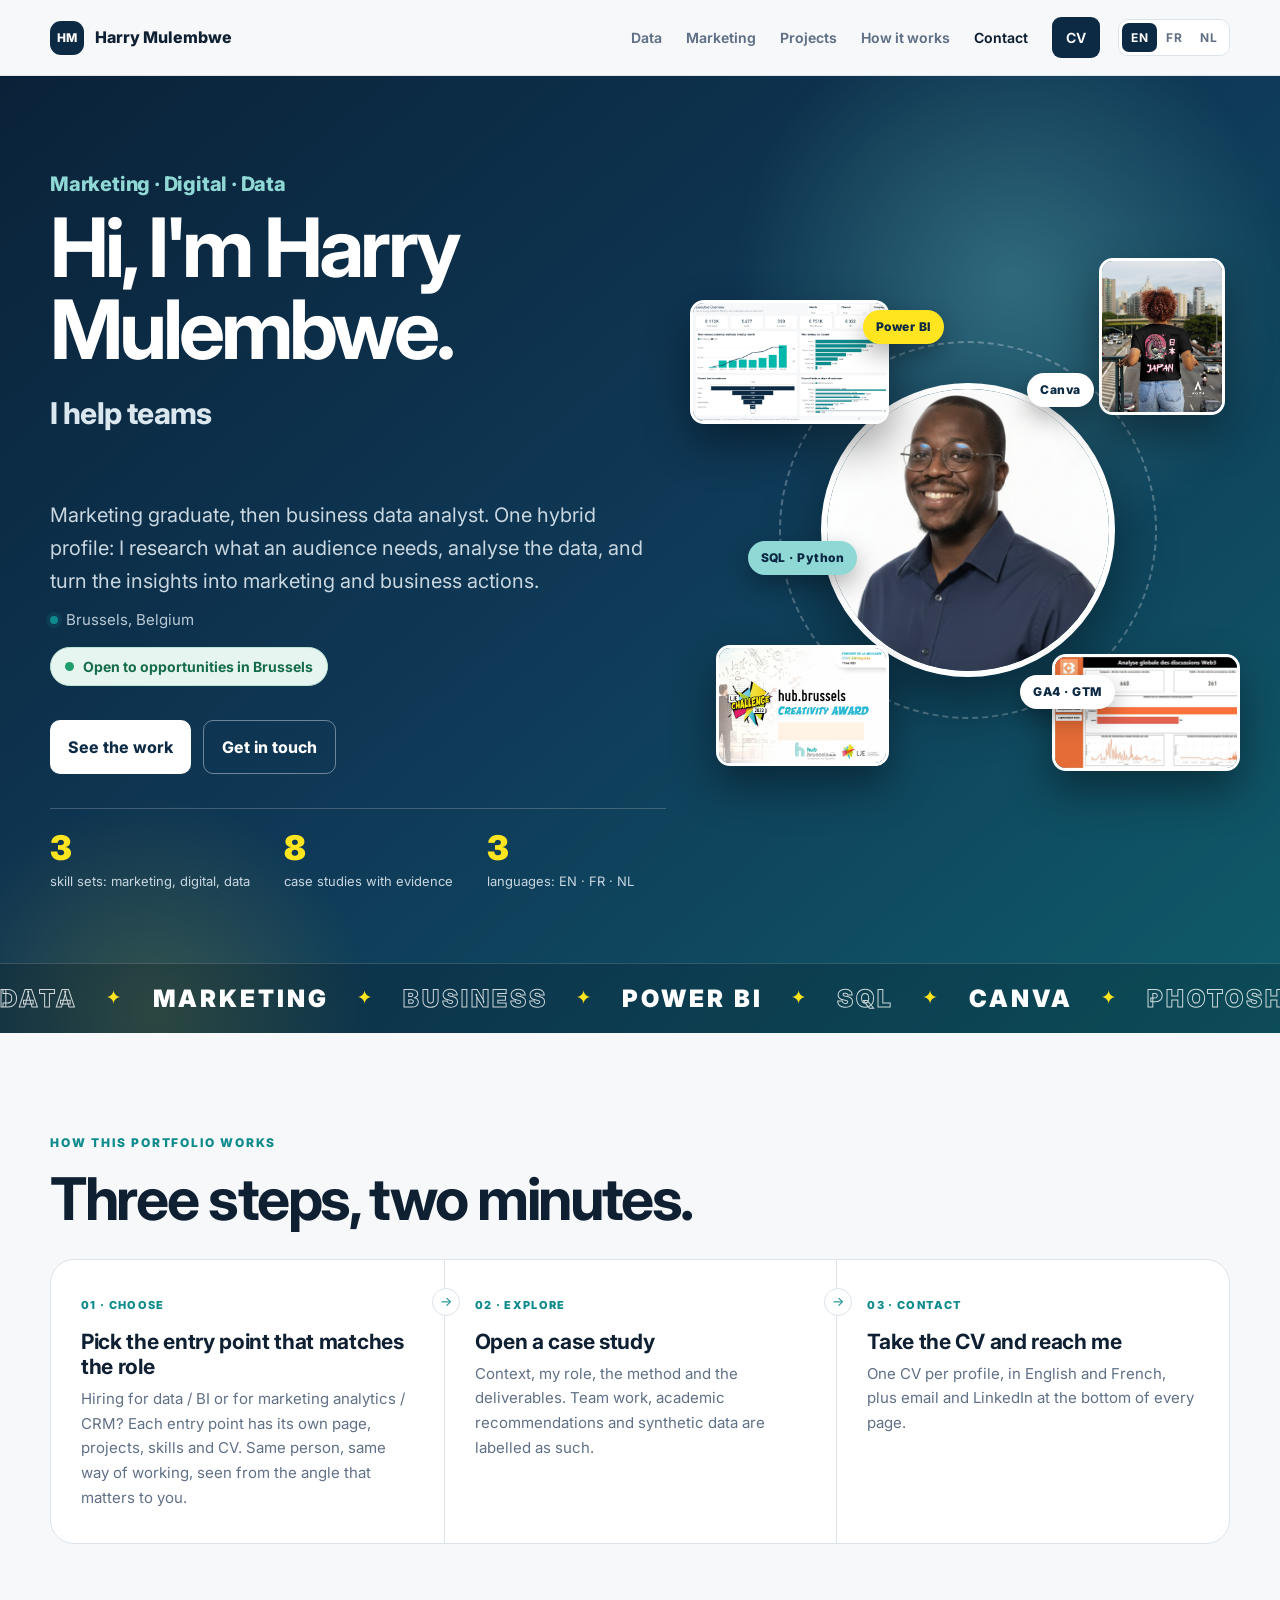
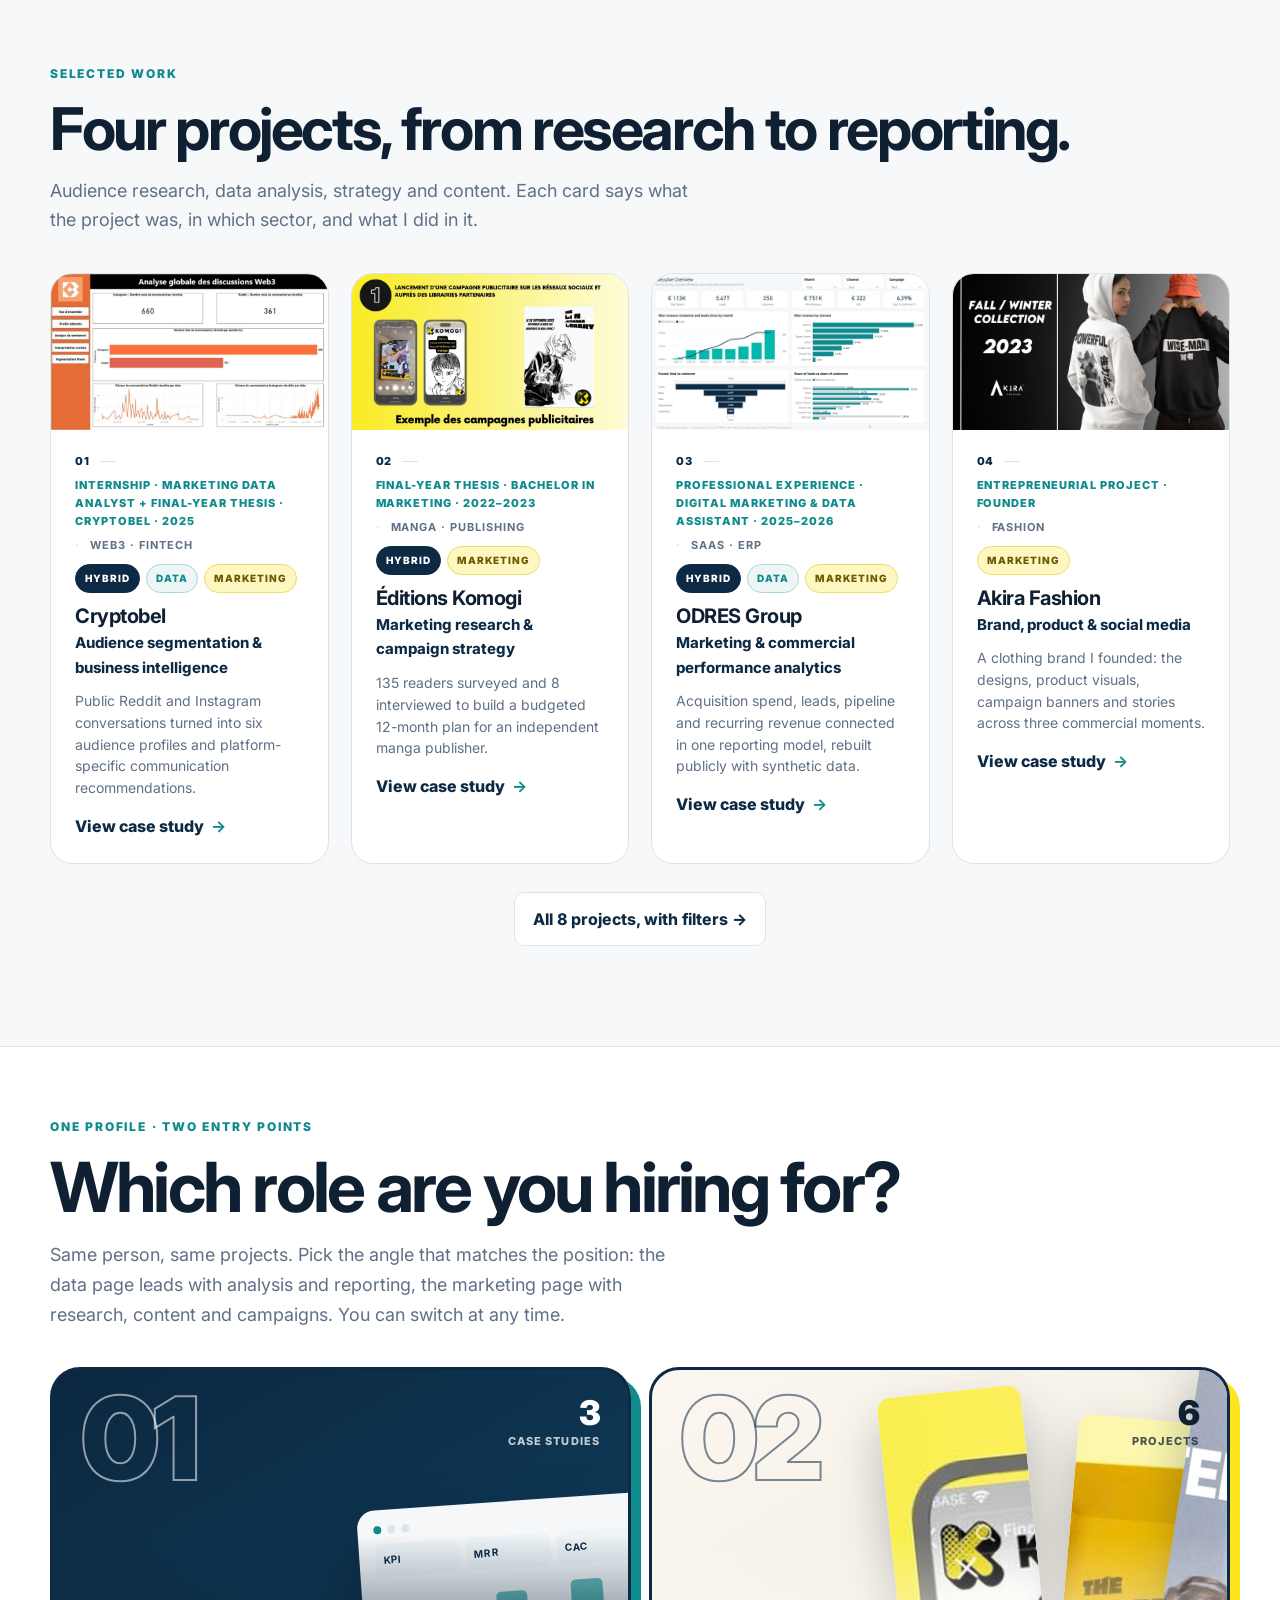
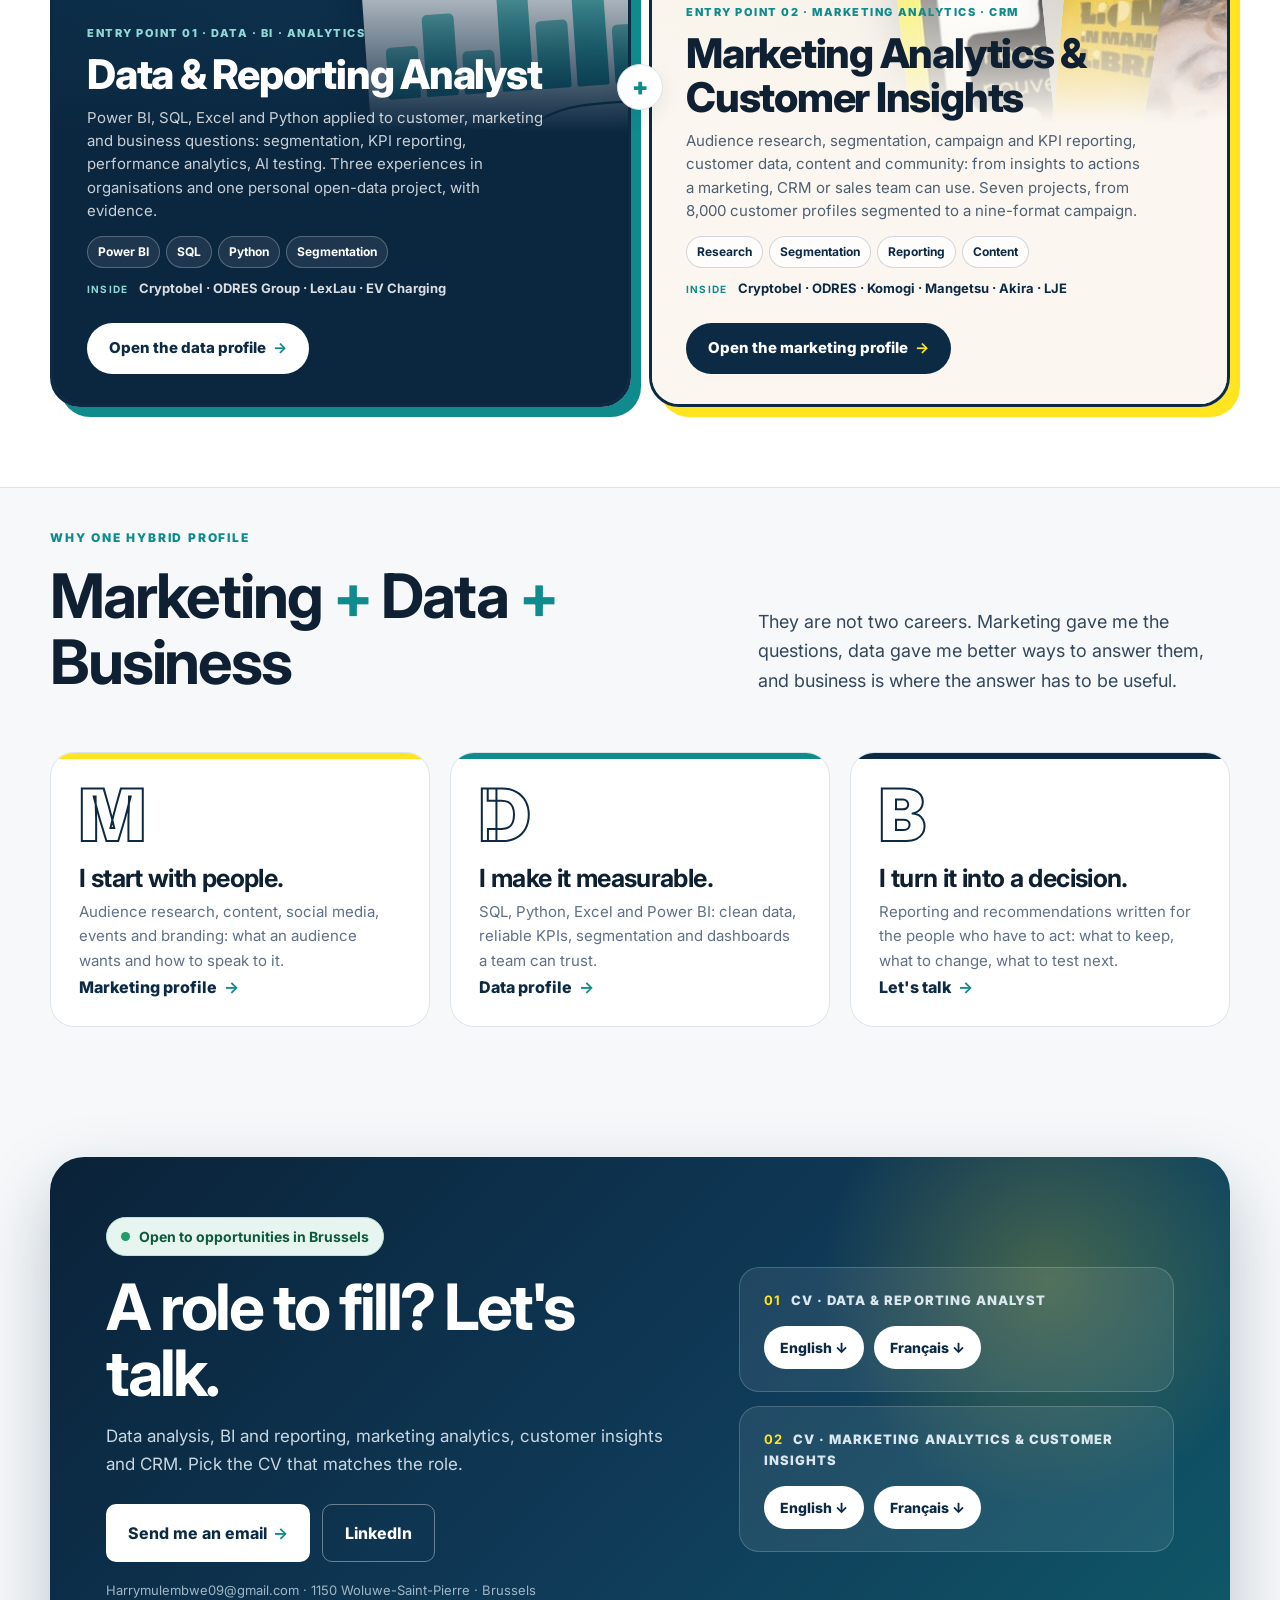
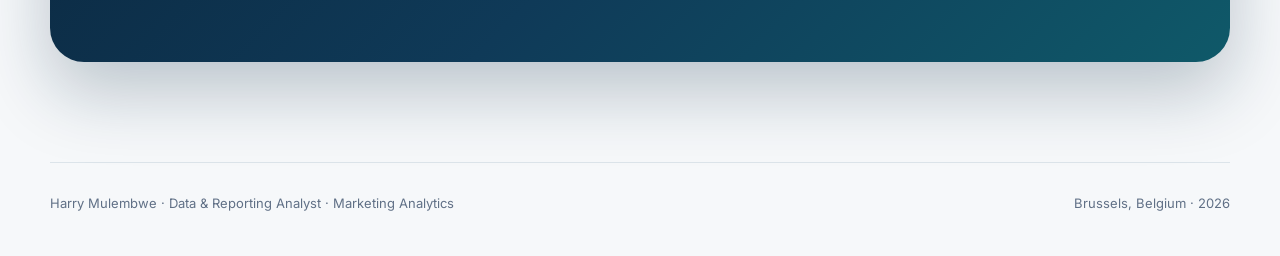
<file: index.html>
<!doctype html>
<html lang="en">
<head>
  <meta charset="utf-8" />
  <meta name="viewport" content="width=device-width, initial-scale=1" />
  <title data-i18n="meta.title">Harry Mulembwe | Marketing · Digital · Data · Brussels</title>
  <meta name="description" content="Portfolio of Harry Mulembwe, Brussels. One hybrid profile, Marketing · Digital · Data: audience research, segmentation, marketing analytics, data analysis and BI reporting. Eight case studies with evidence, in English, French and Dutch." data-i18n-attr="content:meta.desc" />
  <meta name="theme-color" content="#0d2a45" />
  <link rel="canonical" href="https://harry-mulembwe.vercel.app/" />
  <link rel="alternate" hreflang="en" href="https://harry-mulembwe.vercel.app/?lang=en" />
  <link rel="alternate" hreflang="fr" href="https://harry-mulembwe.vercel.app/?lang=fr" />
  <link rel="alternate" hreflang="nl" href="https://harry-mulembwe.vercel.app/?lang=nl" />
  <link rel="alternate" hreflang="x-default" href="https://harry-mulembwe.vercel.app/" />
  <meta property="og:type" content="website" />
  <meta property="og:site_name" content="Harry Mulembwe" />
  <meta property="og:url" content="https://harry-mulembwe.vercel.app/" />
  <meta property="og:title" content="Harry Mulembwe | Marketing · Digital · Data" />
  <meta property="og:description" content="One hybrid profile, Marketing · Digital · Data: audience research, segmentation, marketing analytics, data analysis and BI reporting. Eight case studies with evidence." />
  <meta property="og:image" content="https://harry-mulembwe.vercel.app/assets/og/og-home.jpg" />
  <meta property="og:image:width" content="1200" />
  <meta property="og:image:height" content="630" />
  <meta property="og:image:alt" content="Harry Mulembwe, Data &amp; Reporting Analyst" />
  <meta property="og:locale" content="en_GB" />
  <meta property="og:locale:alternate" content="fr_BE" />
  <meta property="og:locale:alternate" content="nl_BE" />
  <meta name="twitter:card" content="summary_large_image" />
  <meta name="twitter:title" content="Harry Mulembwe | Marketing · Digital · Data" />
  <meta name="twitter:description" content="One hybrid profile, Marketing · Digital · Data: audience research, segmentation, marketing analytics, data analysis and BI reporting. Eight case studies with evidence." />
  <meta name="twitter:image" content="https://harry-mulembwe.vercel.app/assets/og/og-home.jpg" />
  <script type="application/ld+json">{"@context": "https://schema.org", "@type": "Person", "name": "Harry Mulembwe", "jobTitle": "Data & Reporting Analyst", "url": "https://harry-mulembwe.vercel.app/", "image": "https://harry-mulembwe.vercel.app/assets/img/harry-mulembwe.jpg", "address": {"@type": "PostalAddress", "addressLocality": "Brussels", "addressCountry": "BE"}, "sameAs": ["https://linkedin.com/in/harry-mulembwe"], "alumniOf": {"@type": "CollegeOrUniversity", "name": "EPHEC"}, "knowsAbout": ["Power BI", "DAX", "SQL", "Excel", "Power Query", "Python", "Data analysis", "Business intelligence", "KPI reporting", "Customer segmentation"], "knowsLanguage": ["fr", "en", "nl"]}</script>
  <link rel="icon" href="assets/favicon.svg" type="image/svg+xml" />
  <script>
    (function(){var r=document.documentElement,l;r.classList.add('js');
    try{l=new URLSearchParams(location.search).get('lang')||localStorage.getItem('lang')}catch(e){}
    if(!l){var n=(navigator.language||'').slice(0,2).toLowerCase();l=(n==='fr'||n==='nl')?n:'en'}
    if(['en','fr','nl'].indexOf(l)<0)l='en';r.setAttribute('data-lang',l);
    if(l!=='en'){r.classList.add('i18n-pending');setTimeout(function(){r.classList.remove('i18n-pending')},1500)}})();
  </script>
  <link rel="preconnect" href="https://fonts.googleapis.com" />
  <link rel="preconnect" href="https://fonts.gstatic.com" crossorigin />
  <link href="https://fonts.googleapis.com/css2?family=Inter:wght@400;500;600;700;800;900&display=swap" rel="stylesheet" />
  <link rel="stylesheet" href="styles.css" />
  <link rel="stylesheet" href="assets/common.css" />
</head>
<body class="mkp lp">
  <header class="site-header">
    <a class="brand" href="#top" aria-label="Harry Mulembwe home">
      <span class="brand-mark">HM</span>
      <span class="brand-name">Harry Mulembwe</span>
    </a>

    <div class="topbar-right">
      <nav class="nav" aria-label="Main navigation">
        <a href="data/" data-i18n="nav.data">Data</a>
        <a href="marketing/" data-i18n="nav.marketing">Marketing</a>
        <a href="projects/" data-i18n="nav.proj">Projects</a>
        <a href="#how" data-i18n="nav.how">How it works</a>
        <a href="#contact" data-i18n="nav.contact">Contact</a>
        <a class="nav-cta" href="assets/cv/Harry_Mulembwe_CV_Data_Reporting_Analyst_EN.pdf" data-i18n-attr="href:cv.href" target="_blank" rel="noopener">CV</a>
      </nav>
      <div class="lang-switch" role="group" aria-label="Language" data-i18n-attr="aria-label:ui.lang">
        <button type="button" data-lang-btn="en" lang="en" title="English" aria-pressed="true">EN</button>
        <button type="button" data-lang-btn="fr" lang="fr" title="Français" aria-pressed="false">FR</button>
        <button type="button" data-lang-btn="nl" lang="nl" title="Nederlands" aria-pressed="false">NL</button>
      </div>
    </div>
  </header>

  <main id="top">
    <!-- WELCOME -->
    <section class="mkp-hero lp-hero">
      <div class="shell mkp-hero-in">
        <div class="hero-text mkp-text">
          <p class="hero-name" data-i18n="lp.eyebrow">Marketing · Digital · Data</p>
          <h1 data-i18n="lp.title">Hi, I'm Harry Mulembwe.</h1>
          <p class="mkp-rot"><span data-i18n="lp.rot0">I help teams</span> <span class="rot" aria-hidden="true"><b data-i18n="lp.r1" style="--n:0">understand their audience</b><b data-i18n="lp.r2" style="--n:1">measure what works</b><b data-i18n="lp.r3" style="--n:2">decide what to do next</b></span><span class="sr-only" data-i18n="lp.rotAll">understand their audience, measure what works and decide what to do next</span></p>
          <p class="hero-lead" data-i18n="lp.lead">Marketing graduate, then business data analyst. One hybrid profile: I research what an audience needs, analyse the data, and turn the insights into marketing and business actions.</p>
          <p class="hero-loc"><span class="pin"></span><span data-i18n="hero.loc">Brussels, Belgium</span></p>
          <p class="hero-open"><span class="open-dot" aria-hidden="true"></span><span data-i18n="hero.open">Open to opportunities in Brussels</span></p>
          <div class="hero-actions">
            <a class="btn primary" href="#work" data-i18n="lp.cta1">See the work</a>
            <a class="btn secondary" href="#contact" data-i18n="lp.cta2">Get in touch</a>
          </div>
          <dl class="lp-facts">
            <div><dt data-count="3">3</dt><dd data-i18n="lp.f1">skill sets: marketing, digital, data</dd></div>
            <div><dt data-count="8">8</dt><dd data-i18n="lp.f2">case studies with evidence</dd></div>
            <div><dt data-count="3">3</dt><dd data-i18n="lp.f3">languages: EN · FR · NL</dd></div>
          </dl>
        </div>
        <div class="mkp-orbit" aria-hidden="true">
          <span class="mkp-ring"></span>
          <img class="mkp-me" src="assets/img/harry-mulembwe.jpg" alt="" width="640" height="640" />
          <img class="ob ob1 ob-wide" src="projects/odres/proof/powerbi_01_executive_overview.jpg" alt="" loading="lazy" />
          <img class="ob ob2" src="projects/akira/proof/mockup_03_japan_tee_back.jpg" alt="" loading="lazy" width="900" height="1125" />
          <img class="ob ob3" src="projects/lje/proof/cheque_05_hub_brussels_creativity_me.jpg" alt="" loading="lazy" width="1000" height="700" />
          <img class="ob ob4 ob-wide" src="projects/cryptobel/proof/01-social-media-overview.jpg" alt="" loading="lazy" />
          <span class="ob-chip c1">Power BI</span><span class="ob-chip c2">Canva</span><span class="ob-chip c3">SQL · Python</span><span class="ob-chip c4">GA4 · GTM</span>
        </div>
      </div>
      <div class="mkp-band" aria-hidden="true">
        <div class="mkp-track"><span>DATA</span><i>✦</i><span>MARKETING</span><i>✦</i><span>BUSINESS</span><i>✦</i><span>POWER BI</span><i>✦</i><span>SQL</span><i>✦</i><span>CANVA</span><i>✦</i><span>PHOTOSHOP</span><i>✦</i><span>GA4</span><i>✦</i></div>
        <div class="mkp-track"><span>DATA</span><i>✦</i><span>MARKETING</span><i>✦</i><span>BUSINESS</span><i>✦</i><span>POWER BI</span><i>✦</i><span>SQL</span><i>✦</i><span>CANVA</span><i>✦</i><span>PHOTOSHOP</span><i>✦</i><span>GA4</span><i>✦</i></div>
      </div>
    </section>

    <!-- HOW IT WORKS -->
    <section id="how" class="section shell lp-how">
      <div class="gateway-head reveal">
        <div class="eyebrow" data-i18n="hw.eyebrow">How this portfolio works</div>
        <h2 data-i18n="hw.title">Three steps, two minutes.</h2>
      </div>
      <div class="teaser reveal">
        <article>
          <span class="t-step">01 · <span data-i18n="hw.1l">Choose</span></span>
          <h2 data-i18n="hw.1t">Pick the entry point that matches the role</h2>
          <p data-i18n="hw.1p">Hiring for data / BI or for marketing analytics / CRM? Each entry point has its own page, projects, skills and CV. Same person, same way of working, seen from the angle that matters to you.</p>
        </article>
        <article>
          <span class="t-step">02 · <span data-i18n="hw.2l">Explore</span></span>
          <h2 data-i18n="hw.2t">Open a case study</h2>
          <p data-i18n="hw.2p">Context, my role, the method and the deliverables. Team work, academic recommendations and synthetic data are labelled as such.</p>
        </article>
        <article>
          <span class="t-step">03 · <span data-i18n="hw.3l">Contact</span></span>
          <h2 data-i18n="hw.3t">Take the CV and reach me</h2>
          <p data-i18n="hw.3p">One CV per profile, in English and French, plus email and LinkedIn at the bottom of every page.</p>
        </article>
      </div>
    </section>

    <!-- SELECTED WORK -->
    <section id="work" class="section shell pj-section">
      <div class="gateway-head reveal">
        <div class="eyebrow" data-i18n="sw.eyebrow">Selected work</div>
        <h2 data-i18n="sw.title">Four projects, from research to reporting.</h2>
        <p data-i18n="sw.p">Audience research, data analysis, strategy and content. Each card says what the project was, in which sector, and what I did in it.</p>
      </div>
      <div class="pj-grid sw-grid">
        <article class="pj-card reveal" data-cat="hybrid data marketing" style="--i:0">
          <a class="pj-visual" href="projects/cryptobel/index.html" aria-label="Cryptobel case study"><img src="projects/cryptobel/proof/01-social-media-overview.jpg" alt="Power BI report from the Cryptobel project" loading="lazy" width="1600" height="900" /></a>
          <div class="pj-body">
            <p class="pj-kicker"><span class="pj-no">01</span><span class="pj-nature" data-i18n="cryptobel.nature">Internship · Marketing Data Analyst + final-year thesis · Cryptobel · 2025</span><span class="pj-ind" data-i18n="cryptobel.ind">Web3 · Fintech</span></p>
            <div class="pj-cats"><span class="c-hybrid" data-i18n="cat.hybrid">Hybrid</span><span class="c-data" data-i18n="cat.data">Data</span><span class="c-mkt" data-i18n="cat.marketing">Marketing</span></div>
            <h3>Cryptobel</h3>
            <p class="pj-cat" data-i18n="cryptobel.cat">Audience segmentation &amp; business intelligence</p>
            <p class="pj-desc" data-i18n="cryptobel.desc">Public Reddit and Instagram conversations turned into six audience profiles and platform-specific communication recommendations.</p>
            <dl class="mk-figures"><div><dt data-count="1,985">1,985</dt><dd data-i18n="cryptobel.f1">messages collected</dd></div><div><dt data-count="6">6</dt><dd data-i18n="cryptobel.f2">audience profiles</dd></div></dl>
            <a class="text-link" href="projects/cryptobel/index.html" data-i18n="pj.cta">View case study <b>→</b></a>
          </div>
        </article>
        <article class="pj-card reveal" data-cat="hybrid marketing" style="--i:1">
          <a class="pj-visual" href="projects/komogi/index.html" aria-label="Éditions Komogi case study"><img src="projects/komogi/proof/komogi_05_social_campaign.jpg" alt="Social media campaign mock-ups for Komogi" loading="lazy" width="1600" height="900" /></a>
          <div class="pj-body">
            <p class="pj-kicker"><span class="pj-no">02</span><span class="pj-nature" data-i18n="komogi.nature">Final-year thesis · Bachelor in Marketing · 2022–2023</span><span class="pj-ind" data-i18n="komogi.ind">Manga · Publishing</span></p>
            <div class="pj-cats"><span class="c-hybrid" data-i18n="cat.hybrid">Hybrid</span><span class="c-mkt" data-i18n="cat.marketing">Marketing</span></div>
            <h3>Éditions Komogi</h3>
            <p class="pj-cat" data-i18n="komogi.cat">Marketing research &amp; campaign strategy</p>
            <p class="pj-desc" data-i18n="komogi.desc">135 readers surveyed and 8 interviewed to build a budgeted 12-month plan for an independent manga publisher.</p>
            <dl class="mk-figures"><div><dt data-count="135">135</dt><dd data-i18n="komogi.f1">survey respondents</dd></div><div><dt data-count="12">12</dt><dd data-i18n="komogi.f2">months of planned actions</dd></div></dl>
            <a class="text-link" href="projects/komogi/index.html" data-i18n="pj.cta">View case study <b>→</b></a>
          </div>
        </article>
        <article class="pj-card reveal" data-cat="hybrid data marketing" style="--i:2">
          <a class="pj-visual" href="projects/odres/index.html" aria-label="ODRES Group case study"><img src="projects/odres/proof/powerbi_01_executive_overview.jpg" alt="Power BI executive overview from the ODRES project" loading="lazy" width="1600" height="900" /></a>
          <div class="pj-body">
            <p class="pj-kicker"><span class="pj-no">03</span><span class="pj-nature" data-i18n="odres.nature">Professional experience · Digital Marketing &amp; Data Assistant · 2025–2026</span><span class="pj-ind" data-i18n="odres.ind">SaaS · ERP</span></p>
            <div class="pj-cats"><span class="c-hybrid" data-i18n="cat.hybrid">Hybrid</span><span class="c-data" data-i18n="cat.data">Data</span><span class="c-mkt" data-i18n="cat.marketing">Marketing</span></div>
            <h3>ODRES Group</h3>
            <p class="pj-cat" data-i18n="odres.cat">Marketing &amp; commercial performance analytics</p>
            <p class="pj-desc" data-i18n="odres.desc">Acquisition spend, leads, pipeline and recurring revenue connected in one reporting model, rebuilt publicly with synthetic data.</p>
            <dl class="mk-figures"><div><dt data-count="47">47</dt><dd data-i18n="odres.f1">DAX measures</dd></div><div><dt data-count="6">6</dt><dd data-i18n="odres.f2">dashboard pages</dd></div></dl>
            <a class="text-link" href="projects/odres/index.html" data-i18n="pj.cta">View case study <b>→</b></a>
          </div>
        </article>
        <article class="pj-card reveal" data-cat="marketing" style="--i:3">
          <a class="pj-visual" href="projects/akira/index.html" aria-label="Akira Fashion case study"><img src="projects/akira/proof/banner_01_fw_collection_2023.jpg" alt="Fall / Winter 2023 campaign banner for Akira Fashion" loading="lazy" width="1600" height="900" /></a>
          <div class="pj-body">
            <p class="pj-kicker"><span class="pj-no">04</span><span class="pj-nature" data-i18n="akira.nature">Entrepreneurial project · founder</span><span class="pj-ind" data-i18n="akira.ind">Fashion</span></p>
            <div class="pj-cats"><span class="c-mkt" data-i18n="cat.marketing">Marketing</span></div>
            <h3>Akira Fashion</h3>
            <p class="pj-cat" data-i18n="akira.cat">Brand, product &amp; social media</p>
            <p class="pj-desc" data-i18n="akira.desc">A clothing brand I founded: the designs, product visuals, campaign banners and stories across three commercial moments.</p>
            <dl class="mk-figures"><div><dt data-count="3">3</dt><dd data-i18n="akira.f1">campaigns</dd></div><div><dt data-count="28">28</dt><dd data-i18n="akira.f2">visuals</dd></div></dl>
            <a class="text-link" href="projects/akira/index.html" data-i18n="pj.cta">View case study <b>→</b></a>
          </div>
        </article>
      </div>
      <p class="sw-more reveal"><a class="btn secondary" href="projects/" data-i18n="sw.all">All 8 projects, with filters →</a></p>
    </section>

    <!-- GATEWAY: choose a path -->
    <section id="paths" class="gateway" aria-labelledby="gw-title">
      <div class="shell gateway-head reveal">
        <div class="eyebrow" data-i18n="gw.eyebrow">One profile · two entry points</div>
        <h2 id="gw-title" data-i18n="gw.title">Which role are you hiring for?</h2>
        <p data-i18n="gw.p">Same person, same projects. Pick the angle that matches the position: the data page leads with analysis and reporting, the marketing page with research, content and campaigns. You can switch at any time.</p>
      </div>
      <div class="gateway-grid shell">
        <a class="path path-data reveal" href="data/" data-path="data" style="--i:0">
          <span class="path-no" aria-hidden="true">01</span>
          <span class="path-body">
            <span class="path-kicker" data-i18n="gw.d.k">Entry point 01 · Data · BI · Analytics</span>
            <span class="path-title" data-i18n="gw.d.t">Data &amp; Reporting Analyst</span>
            <span class="path-desc" data-i18n="gw.d.p">Power BI, SQL, Excel and Python applied to customer, marketing and business questions: segmentation, KPI reporting, performance analytics, AI testing. Three experiences in organisations and one personal open-data project, with evidence.</span>
            <span class="path-tags" aria-hidden="true"><i>Power BI</i><i>SQL</i><i>Python</i><i data-i18n="gw.d.tag">Segmentation</i></span>
            <span class="path-inside"><b data-i18n="gw.in">Inside</b> Cryptobel · ODRES Group · LexLau · EV Charging</span>
            <span class="path-cta" data-i18n="gw.d.c">Open the data profile <b>→</b></span>
          </span>
          <span class="path-art art-data" aria-hidden="true">
            <span class="pd-window">
              <span class="pd-top"><i></i><i></i><i></i></span>
              <span class="pd-kpis"><b>KPI</b><b>MRR</b><b>CAC</b></span>
              <span class="pd-bars"><i style="--h:46%"></i><i style="--h:72%"></i><i style="--h:38%"></i><i style="--h:88%"></i><i style="--h:60%"></i><i style="--h:94%"></i><i style="--h:52%"></i></span>
              <svg class="pd-line" viewBox="0 0 200 60" preserveAspectRatio="none"><path d="M0 48 C 25 44, 40 30, 60 34 S 95 46, 115 28 S 150 10, 200 12" fill="none" stroke="currentColor" stroke-width="3" stroke-linecap="round"/></svg>
            </span>
            <span class="pd-ring"></span>
          </span>
          <span class="path-count"><b data-count="4">4</b><small data-i18n="gw.d.n">case studies</small></span>
        </a>
        <span class="path-plus" aria-hidden="true"><i>+</i></span>
        <a class="path path-mkt reveal" href="marketing/" data-path="mkt" style="--i:1">
          <span class="path-no" aria-hidden="true">02</span>
          <span class="path-body">
            <span class="path-kicker" data-i18n="gw.m.k">Entry point 02 · Marketing Analytics · CRM</span>
            <span class="path-title" data-i18n="gw.m.t">Marketing Analytics &amp; Customer Insights</span>
            <span class="path-desc" data-i18n="gw.m.p">Audience research, segmentation, campaign and KPI reporting, customer data, content and community: from insights to actions a marketing, CRM or sales team can use. Seven projects, from 8,000 customer profiles segmented to a nine-format campaign.</span>
            <span class="path-tags" aria-hidden="true"><i data-i18n="gw.m.t1">Research</i><i data-i18n="gw.m.t2">Segmentation</i><i data-i18n="gw.m.t3">Reporting</i><i data-i18n="gw.m.t4">Content</i></span>
            <span class="path-inside"><b data-i18n="gw.in">Inside</b> Cryptobel · ODRES · Komogi · Mangetsu · Akira · LJE</span>
            <span class="path-cta" data-i18n="gw.m.c">Open the marketing profile <b>→</b></span>
          </span>
          <span class="path-art art-mkt" aria-hidden="true">
            <img src="assets/img/gw-komogi-phones.jpg" alt="" loading="lazy" width="700" height="1000" class="pm-a" />
            <img src="assets/img/gw-collector-box.jpg" alt="" loading="lazy" width="800" height="700" class="pm-b" />
            <img src="projects/akira/proof/akira_02_fall_winter_story.jpg" alt="" loading="lazy" width="900" height="1600" class="pm-c" />
          </span>
          <span class="path-count"><b data-count="7">7</b><small data-i18n="gw.m.n">projects</small></span>
        </a>
      </div>
    </section>

    <!-- WHY BOTH -->
    <section id="why" class="section shell lp-why">
      <div class="fam-intro reveal">
        <div class="fam-head"><div>
          <div class="eyebrow" data-i18n="wb.eyebrow">Why one hybrid profile</div>
          <h2 class="eq"><span data-i18n="wb.m">Marketing</span> <i>+</i> <span data-i18n="wb.d">Data</span> <i>+</i> <span data-i18n="wb.b">Business</span></h2>
        </div></div>
        <div class="fam-copy"><p data-i18n="wb.p">They are not two careers. Marketing gave me the questions, data gave me better ways to answer them, and business is where the answer has to be useful.</p></div>
      </div>
      <div class="pitch-grid">
        <article class="pitch p1 reveal" style="--i:0">
          <span class="pitch-no">M</span>
          <h3 data-i18n="wb.1t">I start with people.</h3>
          <p data-i18n="wb.1p">Audience research, content, social media, events and branding: what an audience wants and how to speak to it.</p>
          <a class="text-link" href="marketing/" data-path="mkt" data-i18n="wb.1l">Marketing profile <b>→</b></a>
        </article>
        <article class="pitch p3 reveal" style="--i:1">
          <span class="pitch-no">D</span>
          <h3 data-i18n="wb.2t">I make it measurable.</h3>
          <p data-i18n="wb.2p">SQL, Python, Excel and Power BI: clean data, reliable KPIs, segmentation and dashboards a team can trust.</p>
          <a class="text-link" href="data/" data-path="data" data-i18n="wb.2l">Data profile <b>→</b></a>
        </article>
        <article class="pitch p4 reveal" style="--i:2">
          <span class="pitch-no">B</span>
          <h3 data-i18n="wb.3t">I turn it into a decision.</h3>
          <p data-i18n="wb.3p">Reporting and recommendations written for the people who have to act: what to keep, what to change, what to test next.</p>
          <a class="text-link" href="#contact" data-i18n="wb.3l">Let's talk <b>→</b></a>
        </article>
      </div>
    </section>

    <!-- CONTACT -->
    <section id="contact" class="section shell lp-contact">
      <div class="lp-cta reveal">
        <div class="lp-cta-text">
          <p class="hero-open"><span class="open-dot" aria-hidden="true"></span><span data-i18n="hero.open">Open to opportunities in Brussels</span></p>
          <h2 data-i18n="lc.title">A role to fill? Let's talk.</h2>
          <p data-i18n="lc.p">Data analysis, BI and reporting, marketing analytics, customer insights and CRM. Pick the CV that matches the role.</p>
          <div class="lp-cta-actions">
            <a class="btn light-btn" href="mailto:Harrymulembwe09@gmail.com"><span data-i18n="lc.mail">Send me an email</span> <b>→</b></a>
            <a class="btn outline-light" href="https://linkedin.com/in/harry-mulembwe" target="_blank" rel="noopener">LinkedIn</a>
          </div>
          <p class="lp-mail">Harrymulembwe09@gmail.com · <span data-i18n="ct.loc">1150 Woluwe-Saint-Pierre · Brussels</span></p>
        </div>
        <div class="lp-cv">
          <div class="lp-cv-card">
            <span><b>01</b> <span data-i18n="lp.cvData">CV · Data &amp; Reporting Analyst</span></span>
            <div><a href="assets/cv/Harry_Mulembwe_CV_Data_Reporting_Analyst_EN.pdf" target="_blank" rel="noopener" lang="en">English ↓</a><a href="assets/cv/Harry_Mulembwe_CV_Data_Reporting_Analyst_FR.pdf" target="_blank" rel="noopener" lang="fr">Français ↓</a></div>
          </div>
          <div class="lp-cv-card">
            <span><b>02</b> <span data-i18n="lp.cvMkt">CV · Marketing Analytics &amp; Customer Insights</span></span>
            <div><a href="assets/cv/Harry_Mulembwe_CV_Marketing_Analytics_Customer_Insights_EN.pdf" target="_blank" rel="noopener" lang="en">English ↓</a><a href="assets/cv/Harry_Mulembwe_CV_Marketing_Analytics_Customer_Insights_FR.pdf" target="_blank" rel="noopener" lang="fr">Français ↓</a></div>
          </div>
        </div>
      </div>
    </section>

  </main>

  <div class="path-overlay" aria-hidden="true"><span class="po-no"></span><span class="po-label"></span></div>

  <footer class="footer shell">
    <span data-i18n="ft.1m">Harry Mulembwe · Data &amp; Reporting Analyst · Marketing Analytics</span>
    <span data-i18n="ft.2">Brussels, Belgium · 2026</span>
  </footer>

  <script src="assets/i18n/home.js"></script>
  <script src="assets/i18n.js"></script>
  <script src="assets/site.js"></script>
</body>
</html>
</file>
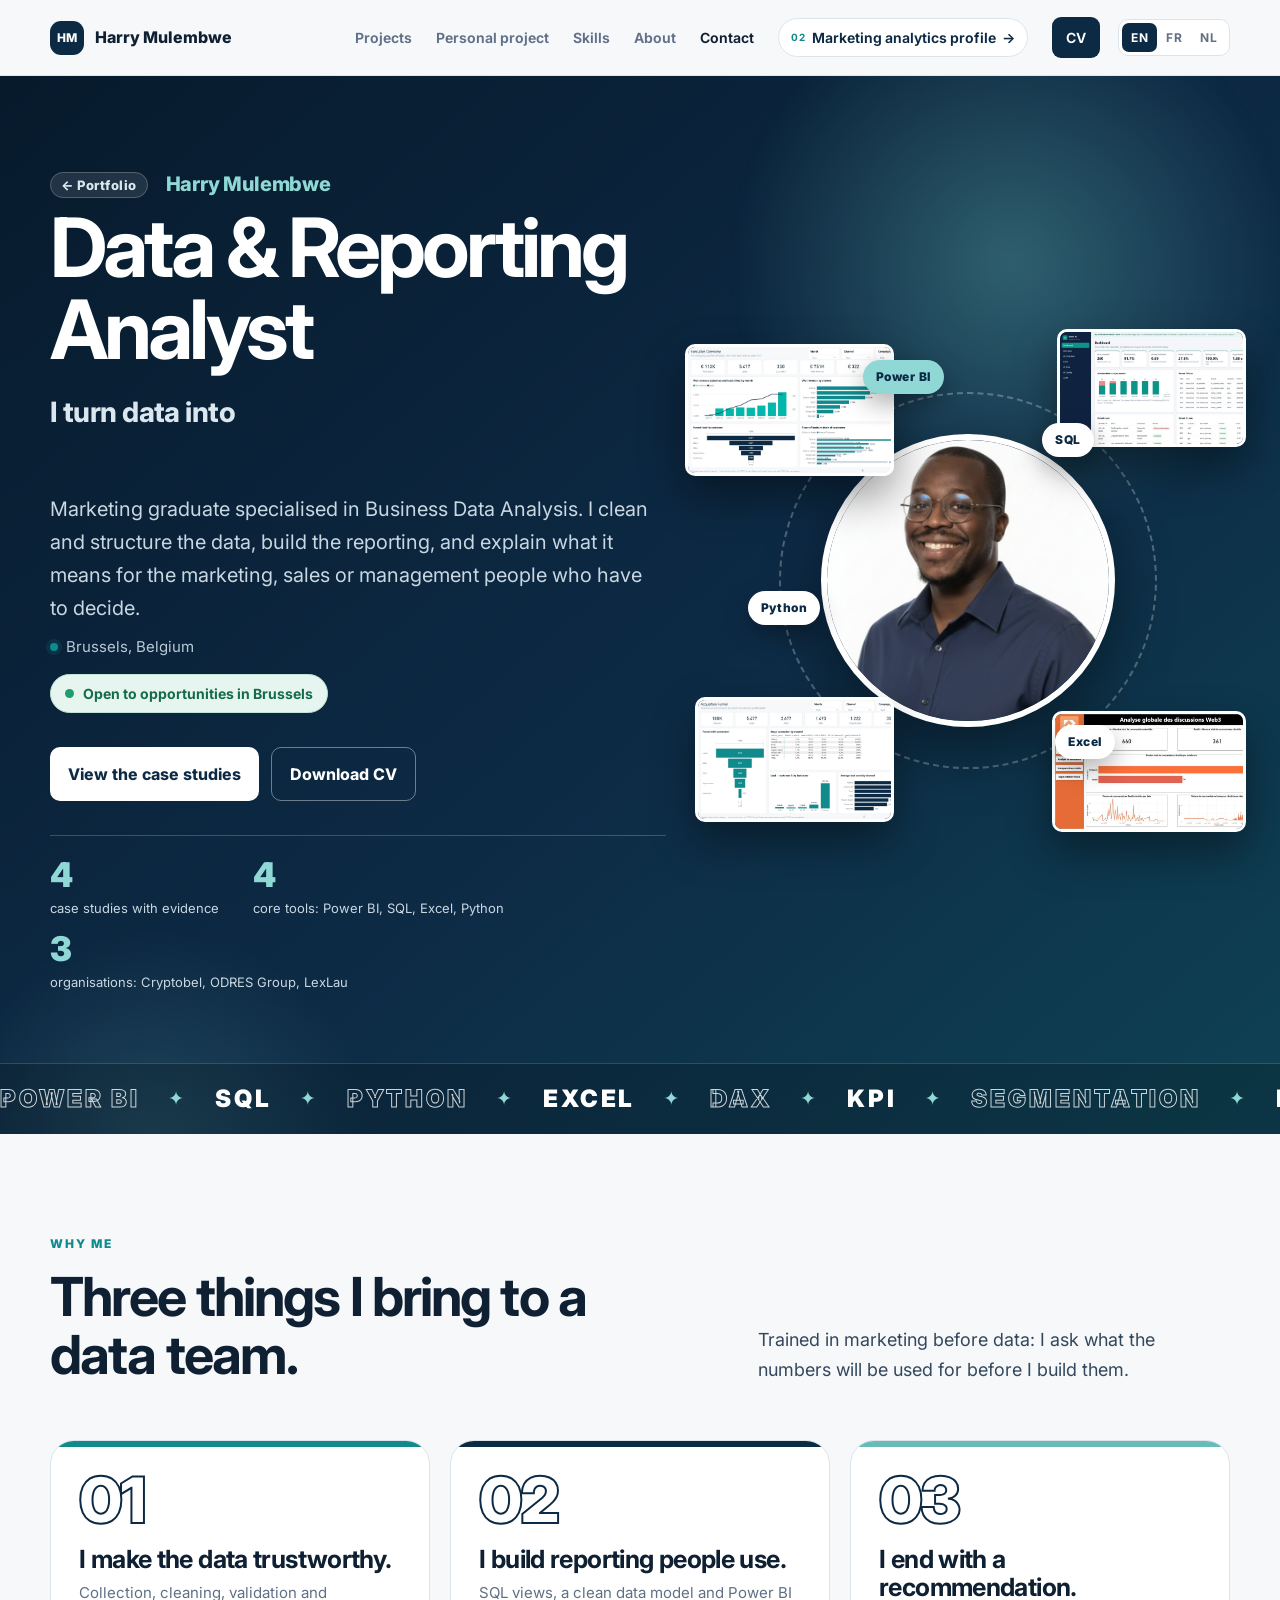
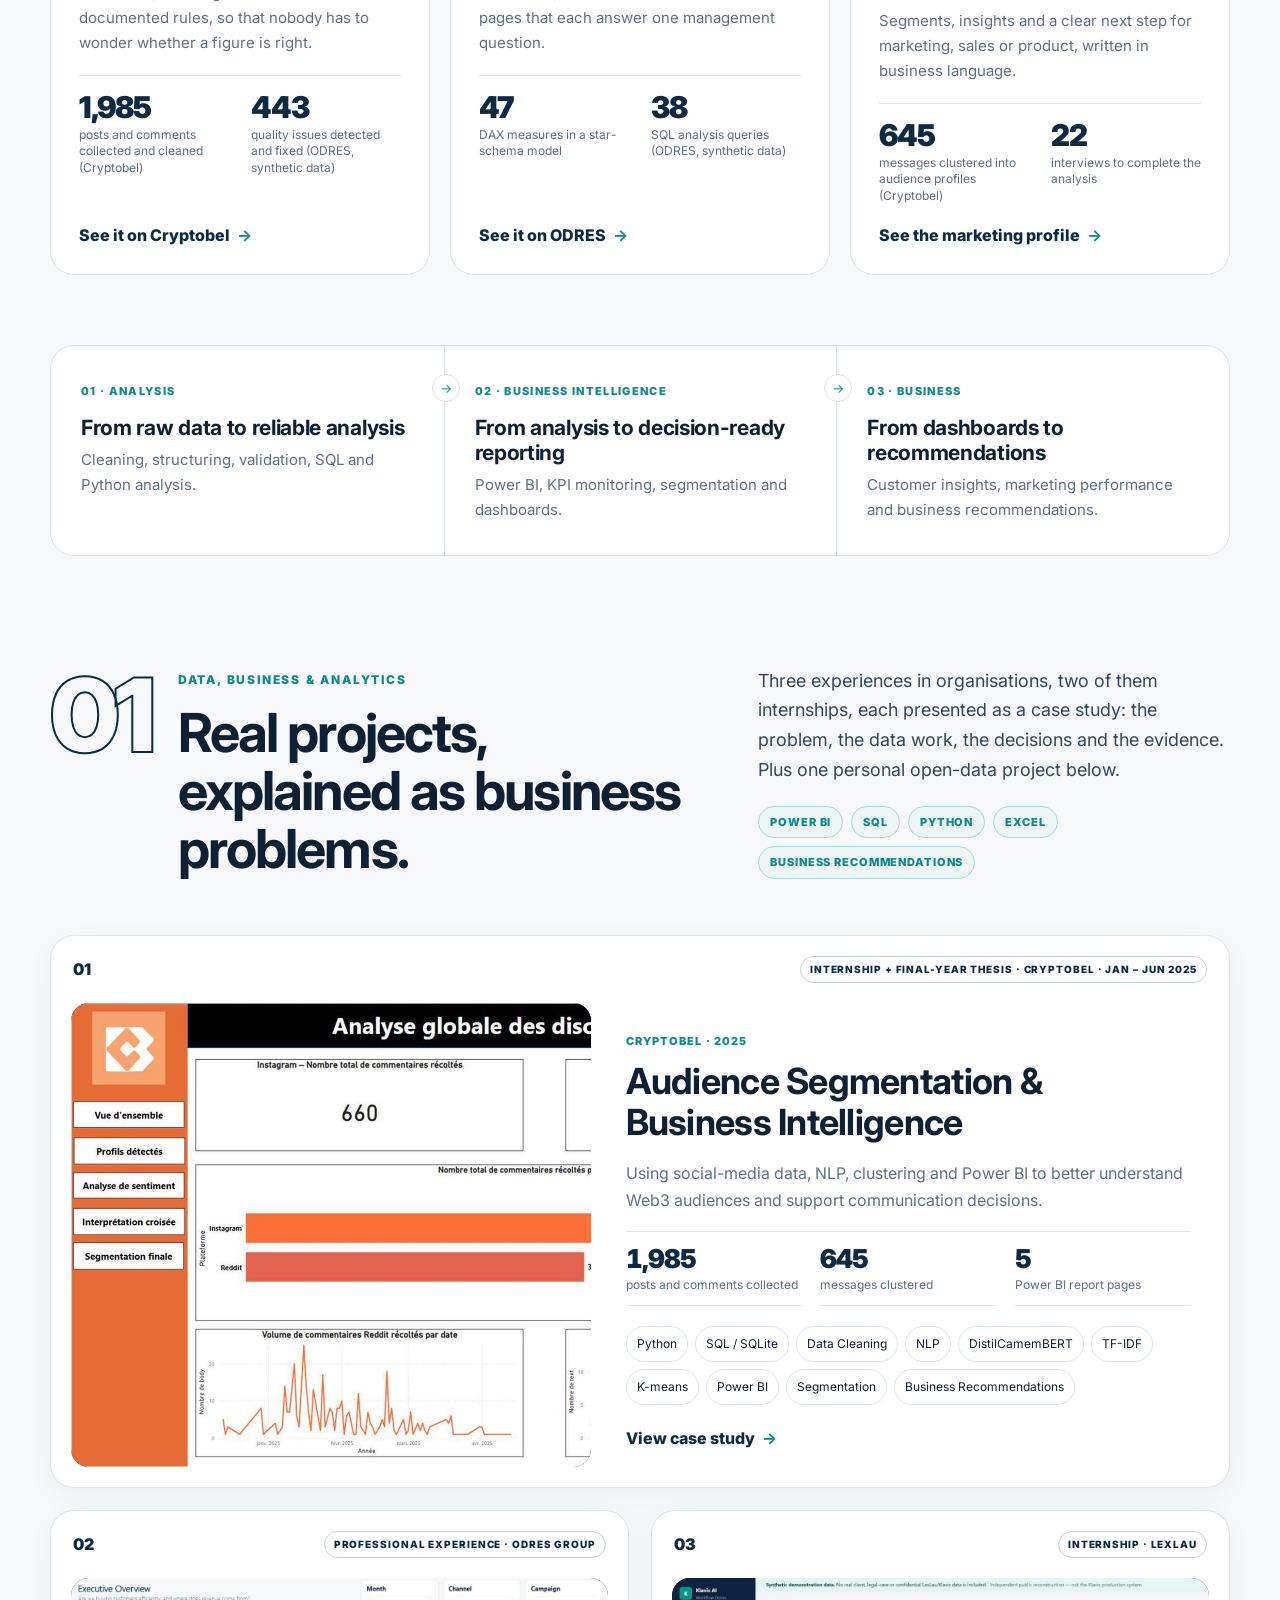
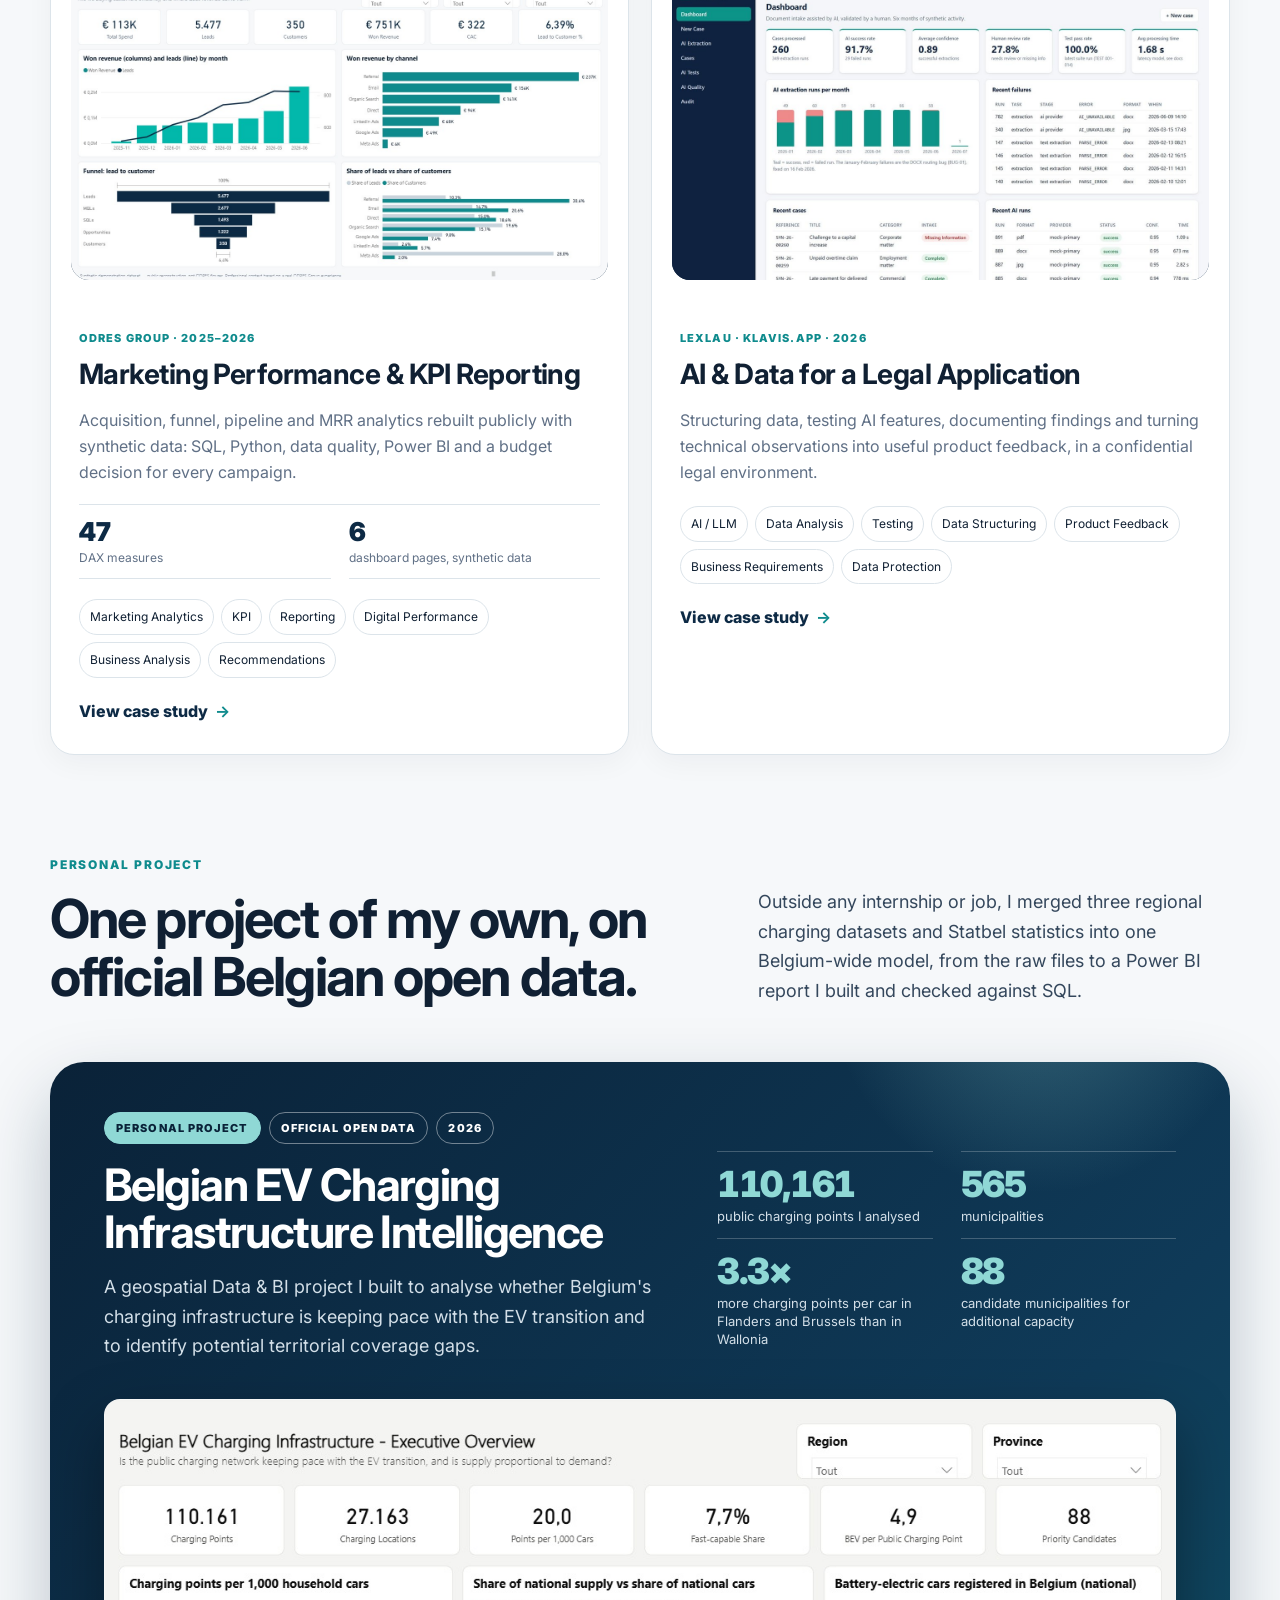
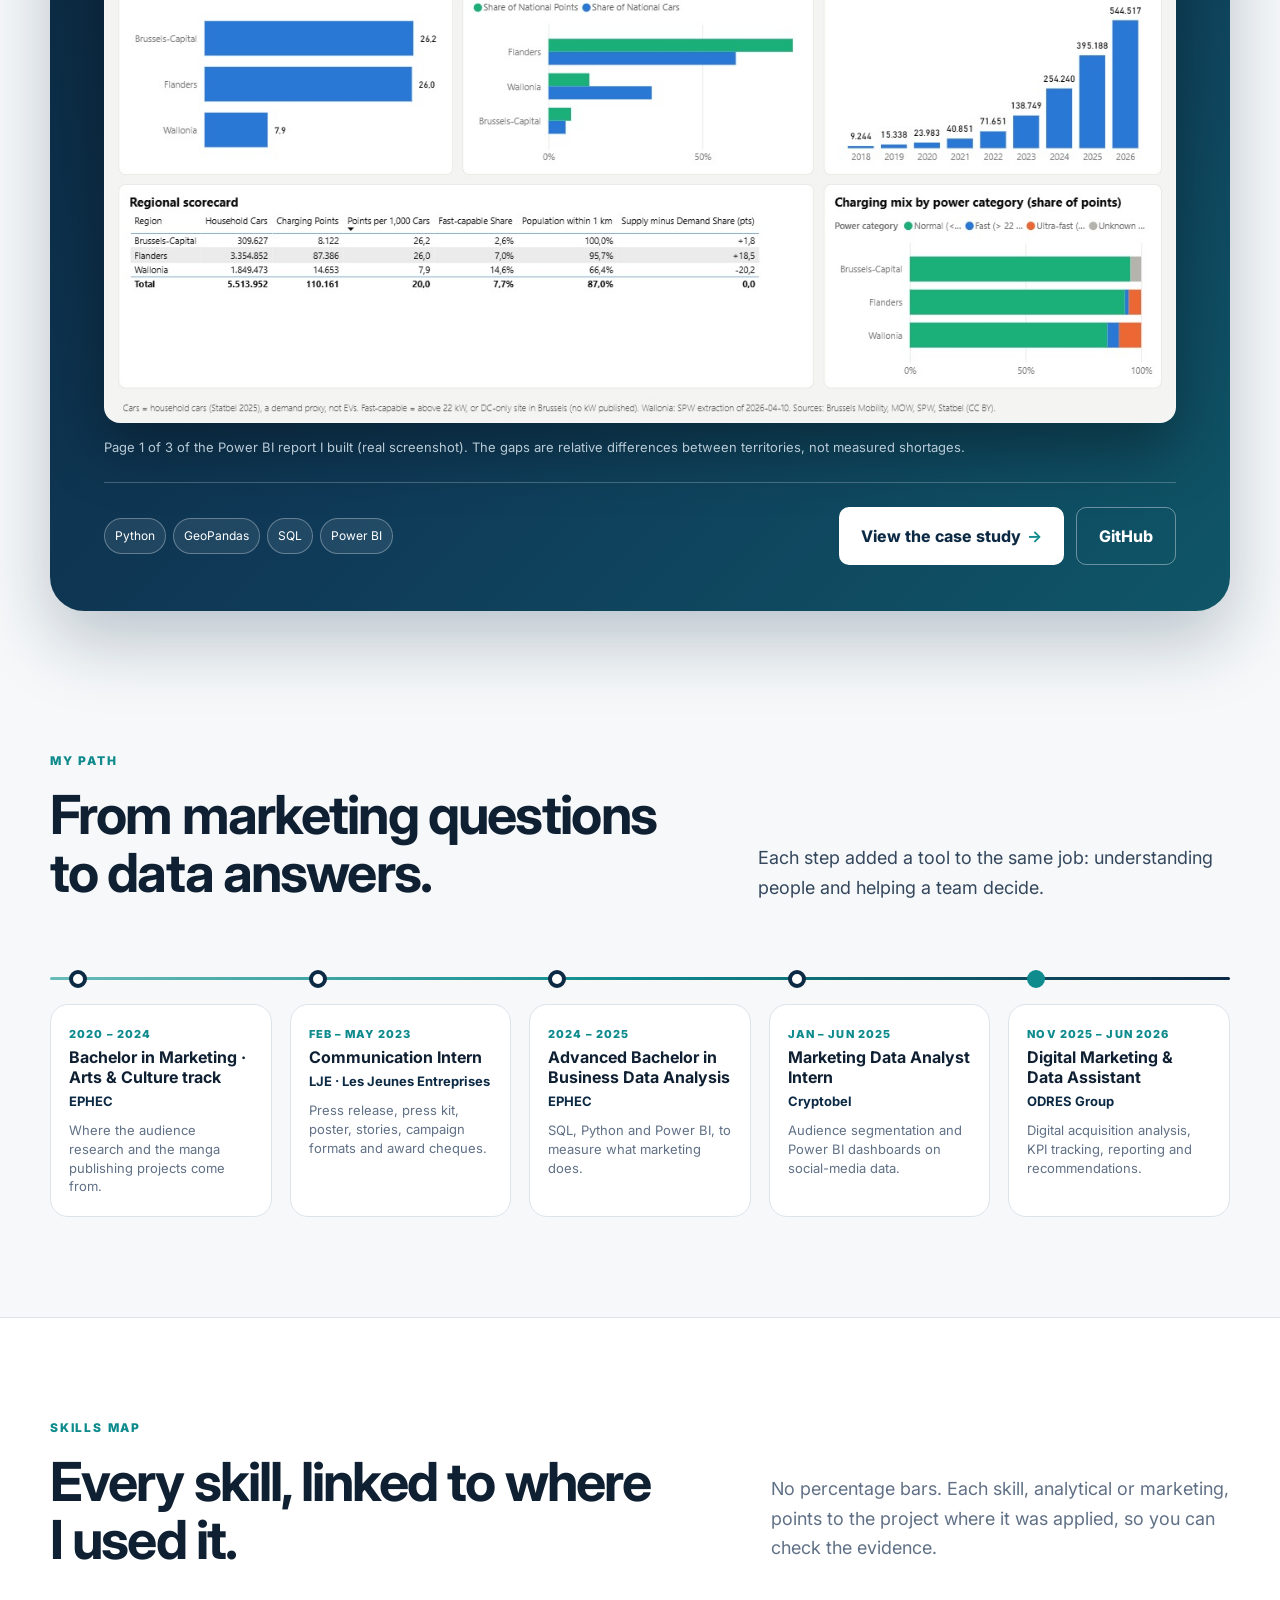
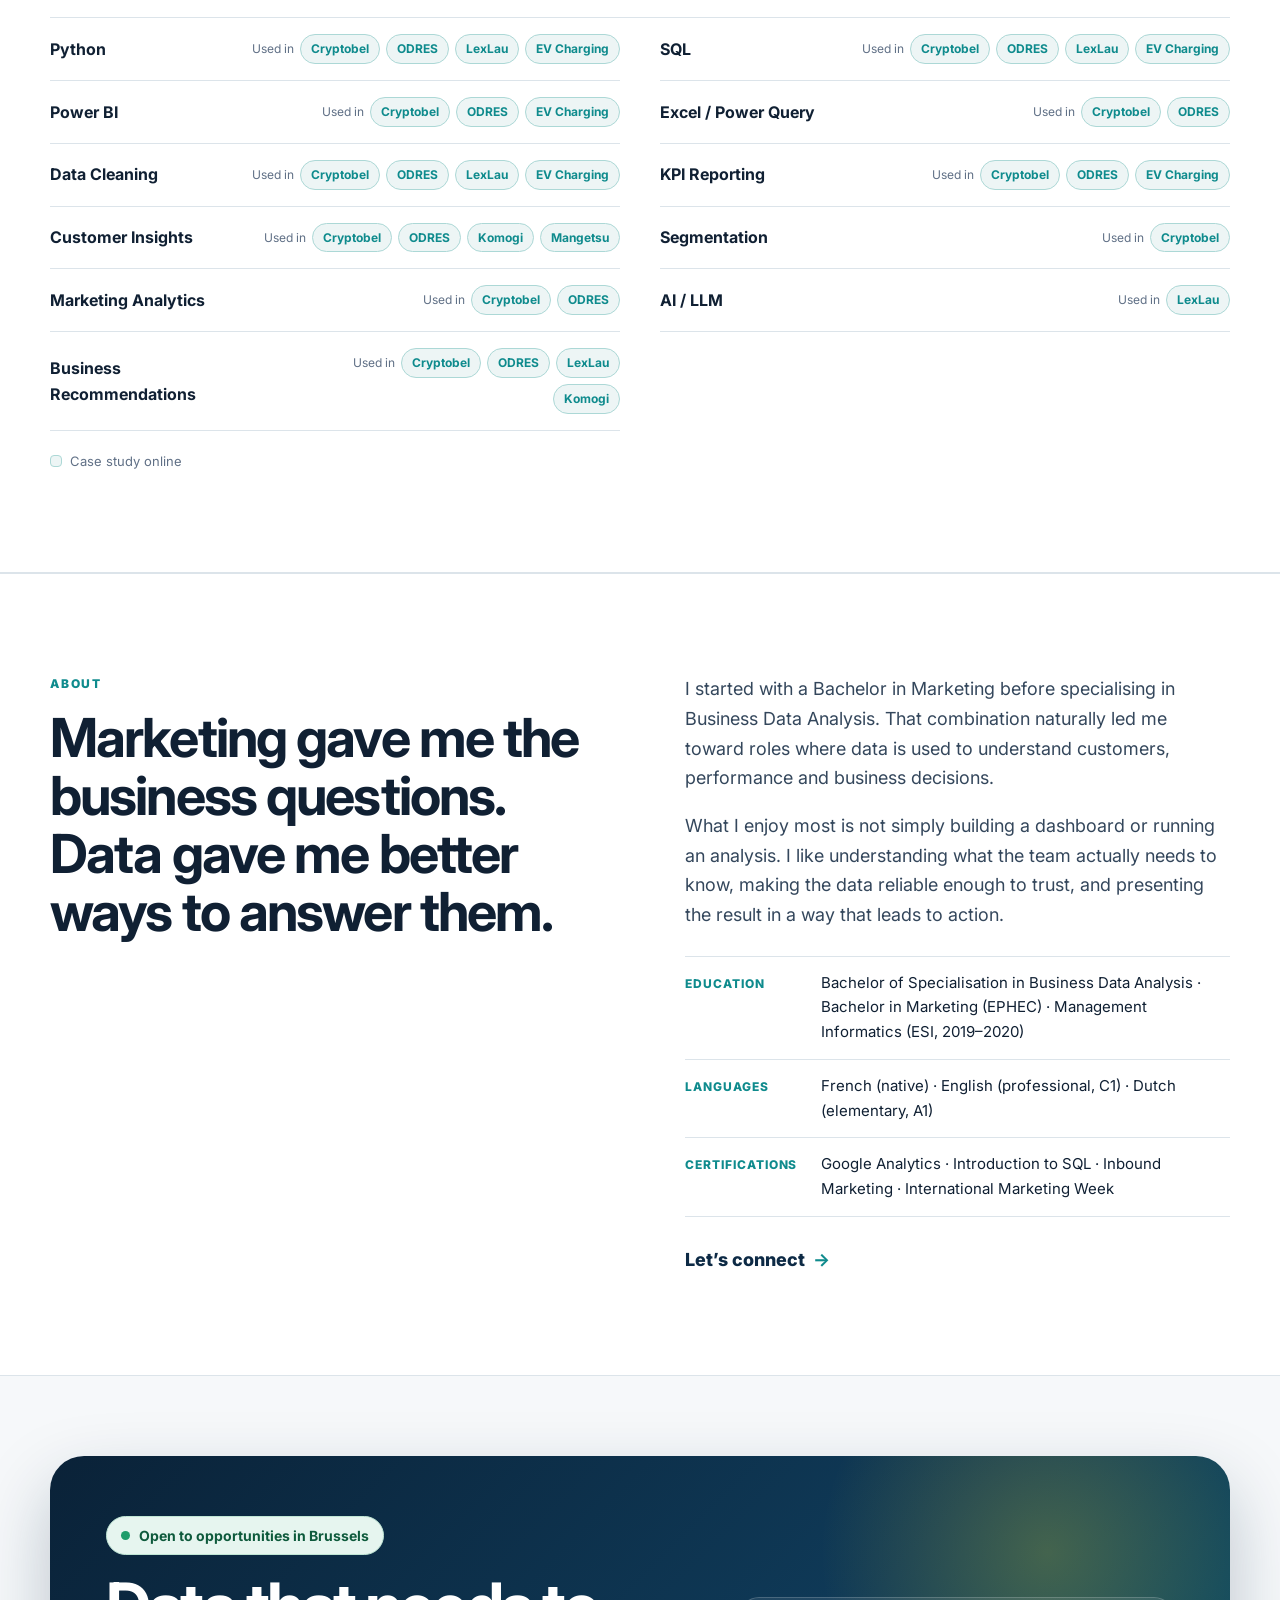
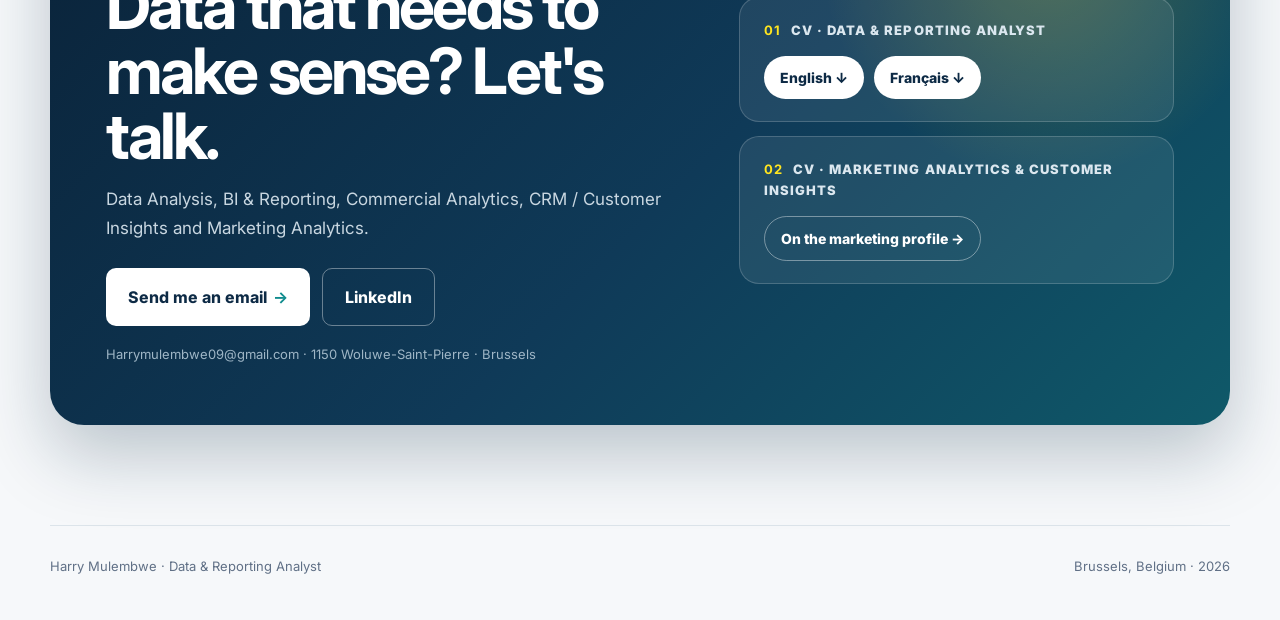
<file: data/index.html>
<!doctype html>
<html lang="en">
<head>
  <meta charset="utf-8" />
  <meta name="viewport" content="width=device-width, initial-scale=1" />
  <title data-i18n="data.metaTitle">Data &amp; Reporting Analyst | Harry Mulembwe</title>
  <meta name="description" content="Data & Reporting Analyst in Brussels: Power BI, SQL, Excel and Python applied to customer, marketing and business questions. Three case studies and one personal open-data project and one personal open-data project, with evidence." data-i18n-attr="content:data.metaDesc" />
  <meta name="theme-color" content="#0d2a45" />
  <link rel="canonical" href="https://harry-mulembwe.vercel.app/data/" />
  <link rel="alternate" hreflang="en" href="https://harry-mulembwe.vercel.app/data/?lang=en" />
  <link rel="alternate" hreflang="fr" href="https://harry-mulembwe.vercel.app/data/?lang=fr" />
  <link rel="alternate" hreflang="nl" href="https://harry-mulembwe.vercel.app/data/?lang=nl" />
  <link rel="alternate" hreflang="x-default" href="https://harry-mulembwe.vercel.app/data/" />
  <meta property="og:type" content="website" />
  <meta property="og:site_name" content="Harry Mulembwe" />
  <meta property="og:url" content="https://harry-mulembwe.vercel.app/data/" />
  <meta property="og:title" content="Data &amp; Reporting Analyst | Harry Mulembwe" />
  <meta property="og:description" content="Data & Reporting Analyst in Brussels: Power BI, SQL, Excel and Python applied to customer, marketing and business questions. Three case studies and one personal open-data project and one personal open-data project, with evidence." />
  <meta property="og:image" content="https://harry-mulembwe.vercel.app/assets/og/og-home.jpg" />
  <meta property="og:image:width" content="1200" />
  <meta property="og:image:height" content="630" />
  <meta property="og:image:alt" content="Harry Mulembwe, Data &amp; Reporting Analyst" />
  <meta property="og:locale" content="en_GB" />
  <meta property="og:locale:alternate" content="fr_BE" />
  <meta property="og:locale:alternate" content="nl_BE" />
  <meta name="twitter:card" content="summary_large_image" />
  <meta name="twitter:title" content="Data &amp; Reporting Analyst | Harry Mulembwe" />
  <meta name="twitter:description" content="Data & Reporting Analyst in Brussels: Power BI, SQL, Excel and Python applied to customer, marketing and business questions. Three case studies and one personal open-data project and one personal open-data project, with evidence." />
  <meta name="twitter:image" content="https://harry-mulembwe.vercel.app/assets/og/og-home.jpg" />
  <script type="application/ld+json">{"@context": "https://schema.org", "@type": "Person", "name": "Harry Mulembwe", "jobTitle": "Data & Reporting Analyst", "url": "https://harry-mulembwe.vercel.app/data/", "image": "https://harry-mulembwe.vercel.app/assets/img/harry-mulembwe.jpg", "address": {"@type": "PostalAddress", "addressLocality": "Brussels", "addressCountry": "BE"}, "sameAs": ["https://linkedin.com/in/harry-mulembwe"], "alumniOf": {"@type": "CollegeOrUniversity", "name": "EPHEC"}, "knowsAbout": ["Power BI", "DAX", "SQL", "Excel", "Power Query", "Python", "Data analysis", "Business intelligence", "KPI reporting", "Customer segmentation"], "knowsLanguage": ["fr", "en", "nl"]}</script>
  <link rel="icon" href="../assets/favicon.svg" type="image/svg+xml" />
  <script>
    (function(){var r=document.documentElement,l;r.classList.add('js');
    try{l=new URLSearchParams(location.search).get('lang')||localStorage.getItem('lang')}catch(e){}
    if(!l){var n=(navigator.language||'').slice(0,2).toLowerCase();l=(n==='fr'||n==='nl')?n:'en'}
    if(['en','fr','nl'].indexOf(l)<0)l='en';r.setAttribute('data-lang',l);
    if(l!=='en'){r.classList.add('i18n-pending');setTimeout(function(){r.classList.remove('i18n-pending')},1500)}})();
  </script>
  <link rel="preconnect" href="https://fonts.googleapis.com" />
  <link rel="preconnect" href="https://fonts.gstatic.com" crossorigin />
  <link href="https://fonts.googleapis.com/css2?family=Inter:wght@400;500;600;700;800;900&display=swap" rel="stylesheet" />
  <link rel="stylesheet" href="../styles.css" />
  <link rel="stylesheet" href="../assets/common.css" />
</head>
<body class="mkp dp">
  <header class="site-header">
    <a class="brand" href="../" aria-label="Harry Mulembwe home">
      <span class="brand-mark">HM</span>
      <span class="brand-name">Harry Mulembwe</span>
    </a>

    <div class="topbar-right">
      <nav class="nav" aria-label="Main navigation">
        <a href="#projects" data-i18n="nav.proj">Projects</a>
        <a href="#personal" data-i18n="nav.personal">Personal project</a>
        <a href="#skills" data-i18n="nav.skills">Skills</a>
        <a href="#about" data-i18n="nav.about">About</a>
        <a href="#contact" data-i18n="nav.contact">Contact</a>
        <a class="nav-switch" href="../marketing/" data-path="mkt"><b>02</b> <span data-i18n="nav.tomkt">Marketing analytics profile</span> →</a>
        <a class="nav-cta" href="../assets/cv/Harry_Mulembwe_CV_Data_Reporting_Analyst_EN.pdf" data-i18n-attr="href:cv.href" target="_blank" rel="noopener">CV</a>
      </nav>
      <div class="lang-switch" role="group" aria-label="Language" data-i18n-attr="aria-label:ui.lang">
        <button type="button" data-lang-btn="en" lang="en" title="English" aria-pressed="true">EN</button>
        <button type="button" data-lang-btn="fr" lang="fr" title="Français" aria-pressed="false">FR</button>
        <button type="button" data-lang-btn="nl" lang="nl" title="Nederlands" aria-pressed="false">NL</button>
      </div>
    </div>
  </header>

  <main id="top">
    <!-- HERO -->
    <section class="mkp-hero dp-hero">
      <div class="shell mkp-hero-in">
        <div class="hero-text mkp-text">
          <p class="hero-name"><a class="crumb" href="../" data-i18n="hero.crumb">← Portfolio</a> Harry Mulembwe</p>
          <h1 data-i18n="hero.title">Data &amp; Reporting Analyst</h1>
          <p class="mkp-rot"><span data-i18n="dp.rot0">I turn data into</span> <span class="rot" aria-hidden="true"><b data-i18n="dp.r1" style="--n:0">clear reporting</b><b data-i18n="dp.r2" style="--n:1">actionable insights</b><b data-i18n="dp.r3" style="--n:2">practical recommendations</b></span><span class="sr-only" data-i18n="dp.rotAll">clear reporting, actionable insights and practical recommendations</span></p>
          <p class="hero-lead" data-i18n="dp.lead">Marketing graduate specialised in Business Data Analysis. I clean and structure the data, build the reporting, and explain what it means for the marketing, sales or management people who have to decide.</p>
          <p class="hero-loc"><span class="pin"></span><span data-i18n="hero.loc">Brussels, Belgium</span></p>
          <p class="hero-open"><span class="open-dot" aria-hidden="true"></span><span data-i18n="hero.open">Open to opportunities in Brussels</span></p>
          <div class="hero-actions">
            <a class="btn primary" href="#projects" data-i18n="hero.cta1d">View the case studies</a>
            <a class="btn secondary" href="../assets/cv/Harry_Mulembwe_CV_Data_Reporting_Analyst_EN.pdf" data-i18n-attr="href:cv.href" target="_blank" rel="noopener" data-i18n="hero.cta2">Download CV</a>
          </div>
          <dl class="lp-facts">
            <div><dt data-count="4">4</dt><dd data-i18n="dp.f1">case studies with evidence</dd></div>
            <div><dt data-count="4">4</dt><dd data-i18n="dp.f2">core tools: Power BI, SQL, Excel, Python</dd></div>
            <div><dt data-count="3">3</dt><dd data-i18n="dp.f3">organisations: Cryptobel, ODRES Group, LexLau</dd></div>
          </dl>
        </div>
        <div class="mkp-orbit" aria-hidden="true">
          <span class="mkp-ring"></span>
          <img class="mkp-me" src="../assets/img/harry-mulembwe.jpg" alt="" width="640" height="640" />
          <img class="ob ob1 ob-wide" src="../projects/odres/proof/powerbi_01_executive_overview.jpg" alt="" loading="lazy" />
          <img class="ob ob2 ob-wide" src="../projects/lexlau/proof/thumb_dashboard.jpg" alt="" loading="lazy" />
          <img class="ob ob3 ob-wide" src="../projects/odres/proof/powerbi_02_acquisition_funnel.jpg" alt="" loading="lazy" />
          <img class="ob ob4 ob-wide" src="../projects/cryptobel/proof/01-social-media-overview.jpg" alt="" loading="lazy" />
          <span class="ob-chip c1">Power BI</span><span class="ob-chip c2">SQL</span><span class="ob-chip c3">Python</span><span class="ob-chip c4">Excel</span>
        </div>
      </div>
      <div class="mkp-band" aria-hidden="true">
        <div class="mkp-track"><span>POWER BI</span><i>✦</i><span>SQL</span><i>✦</i><span>PYTHON</span><i>✦</i><span>EXCEL</span><i>✦</i><span>DAX</span><i>✦</i><span>KPI</span><i>✦</i><span>SEGMENTATION</span><i>✦</i><span>REPORTING</span><i>✦</i></div>
        <div class="mkp-track"><span>POWER BI</span><i>✦</i><span>SQL</span><i>✦</i><span>PYTHON</span><i>✦</i><span>EXCEL</span><i>✦</i><span>DAX</span><i>✦</i><span>KPI</span><i>✦</i><span>SEGMENTATION</span><i>✦</i><span>REPORTING</span><i>✦</i></div>
      </div>
    </section>

    <!-- PITCH -->
    <section class="section shell mkp-pitch">
      <div class="fam-intro reveal">
        <div class="fam-head"><div>
          <div class="eyebrow" data-i18n="pt.eyebrow">Why me</div>
          <h2 data-i18n="dq.title">Three things I bring to a data team.</h2>
        </div></div>
        <div class="fam-copy"><p data-i18n="dq.p">Trained in marketing before data: I ask what the numbers will be used for before I build them.</p></div>
      </div>
      <div class="pitch-grid">
        <article class="pitch p3 reveal" style="--i:0">
          <span class="pitch-no">01</span>
          <h3 data-i18n="dq.1t">I make the data trustworthy.</h3>
          <p data-i18n="dq.1p">Collection, cleaning, validation and documented rules, so that nobody has to wonder whether a figure is right.</p>
          <dl><div><dt data-count="1,985">1,985</dt><dd data-i18n="dq.1a">posts and comments collected and cleaned (Cryptobel)</dd></div><div><dt data-count="443">443</dt><dd data-i18n="dq.1b">quality issues detected and fixed (ODRES, synthetic data)</dd></div></dl>
          <a class="text-link" href="../projects/cryptobel/index.html" data-i18n="dq.1l">See it on Cryptobel <b>→</b></a>
        </article>
        <article class="pitch p4 reveal" style="--i:1">
          <span class="pitch-no">02</span>
          <h3 data-i18n="dq.2t">I build reporting people use.</h3>
          <p data-i18n="dq.2p">SQL views, a clean data model and Power BI pages that each answer one management question.</p>
          <dl><div><dt data-count="47">47</dt><dd data-i18n="dq.2a">DAX measures in a star-schema model</dd></div><div><dt data-count="38">38</dt><dd data-i18n="dq.2b">SQL analysis queries (ODRES, synthetic data)</dd></div></dl>
          <a class="text-link" href="../projects/odres/index.html" data-i18n="dq.2l">See it on ODRES <b>→</b></a>
        </article>
        <article class="pitch p1 reveal" style="--i:2">
          <span class="pitch-no">03</span>
          <h3 data-i18n="dq.3t">I end with a recommendation.</h3>
          <p data-i18n="dq.3p">Segments, insights and a clear next step for marketing, sales or product, written in business language.</p>
          <dl><div><dt data-count="645">645</dt><dd data-i18n="dq.3a">messages clustered into audience profiles (Cryptobel)</dd></div><div><dt data-count="22">22</dt><dd data-i18n="dq.3b">interviews to complete the analysis</dd></div></dl>
          <a class="text-link" href="../marketing/" data-path="mkt" data-i18n="dq.3l">See the marketing profile <b>→</b></a>
        </article>
      </div>
    </section>

    <!-- TEASER: workflow in three steps -->
    <section class="teaser shell reveal" aria-label="How I work">
      <article>
        <span class="t-step">01 · <span data-i18n="t1.l">Analysis</span></span>
        <h2 data-i18n="t1.t">From raw data to reliable analysis</h2>
        <p data-i18n="t1.p">Cleaning, structuring, validation, SQL and Python analysis.</p>
      </article>
      <article>
        <span class="t-step">02 · Business Intelligence</span>
        <h2 data-i18n="t2.t">From analysis to decision-ready reporting</h2>
        <p data-i18n="t2.p">Power BI, KPI monitoring, segmentation and dashboards.</p>
      </article>
      <article>
        <span class="t-step">03 · Business</span>
        <h2 data-i18n="t3.t">From dashboards to recommendations</h2>
        <p data-i18n="t3.p">Customer insights, marketing performance and business recommendations.</p>
      </article>
    </section>

    <!-- PROJECTS -->
    <section id="projects" class="section shell fam-section">
      <div class="fam-intro reveal">
        <div class="fam-head">
          <span class="fam-no" aria-hidden="true">01</span>
          <div>
            <div class="eyebrow" data-i18n="pr.eyebrow">Data, Business &amp; Analytics</div>
            <h2 data-i18n="pr.title">Real projects, explained as business problems.</h2>
          </div>
        </div>
        <div class="fam-copy">
          <p data-i18n="pr.p">Three experiences in organisations, two of them internships, each presented as a case study: the problem, the data work, the decisions and the evidence. Plus one personal open-data project below.</p>
          <ul class="mk-bridge" aria-label="Tools" data-i18n-attr="aria-label:pr.toolsL">
            <li>Power BI</li><li>SQL</li><li>Python</li><li>Excel</li><li data-i18n="pr.b5">Business recommendations</li>
          </ul>
        </div>
      </div>

      <div class="projects-grid">
        <article class="project-card featured reveal" style="--i:0">
          <div class="project-top">
            <span class="project-number">01</span>
            <span class="project-status nature" data-i18n="nt.1">Internship + final-year thesis · Cryptobel · Jan – Jun 2025</span>
          </div>
          <a class="project-visual thumb" href="../projects/cryptobel/index.html" aria-label="Cryptobel case study">
            <img src="../projects/cryptobel/proof/01-social-media-overview.jpg" alt="Power BI dashboard from the Cryptobel project" onerror="this.parentNode.classList.add('no-img');this.remove()" />
            <div class="crypto-visual deco" aria-hidden="true">
              <div class="visual-window">
                <div class="visual-topline"></div>
                <div class="visual-grid"><span></span><span></span><span></span><span></span></div>
                <div class="visual-bars"><i style="--h:72%"></i><i style="--h:48%"></i><i style="--h:88%"></i><i style="--h:61%"></i><i style="--h:36%"></i></div>
              </div>
            </div>
          </a>
          <div class="project-body">
            <p class="project-kicker">Cryptobel · 2025</p>
            <h3 data-i18n="p1.title">Audience Segmentation &amp; Business Intelligence</h3>
            <p data-i18n="p1.desc">Using social-media data, NLP, clustering and Power BI to better understand Web3 audiences and support communication decisions.</p>
            <dl class="mk-figures">
              <div><dt data-count="1,985">1,985</dt><dd data-i18n="dc.1a">posts and comments collected</dd></div>
              <div><dt data-count="645">645</dt><dd data-i18n="dc.1b">messages clustered</dd></div>
              <div><dt data-count="5">5</dt><dd data-i18n="dc.1c">Power BI report pages</dd></div>
            </dl>
            <div class="tags">
              <span>Python</span><span>SQL / SQLite</span><span data-i18n="tag.clean">Data Cleaning</span><span>NLP</span><span>DistilCamemBERT</span><span>TF-IDF</span><span>K-means</span><span>Power BI</span><span data-i18n="tag.seg">Segmentation</span><span data-i18n="tag.recs">Business Recommendations</span>
            </div>
            <a class="text-link" href="../projects/cryptobel/index.html" data-i18n="p1.link">View case study <b>→</b></a>
          </div>
        </article>

        <article class="project-card reveal" style="--i:1">
          <div class="project-top">
            <span class="project-number">02</span>
            <span class="project-status nature" data-i18n="nt.2">Professional experience · ODRES Group</span>
          </div>
          <a class="project-visual thumb" href="../projects/odres/index.html" aria-label="ODRES case study">
            <img src="../projects/odres/proof/powerbi_01_executive_overview.jpg" alt="Power BI report from the ODRES case study (synthetic data)" onerror="this.parentNode.classList.add('no-img');this.remove()" />
            <div class="odres-visual deco" aria-hidden="true">
              <div class="metric-card"><b>KPI</b><span>↑</span></div>
              <div class="metric-card"><b data-i18n="tag.rep">Reporting</b><span>↗</span></div>
              <div class="metric-card"><b data-i18n="mc.ins">Insights</b><span>●</span></div>
            </div>
          </a>
          <div class="project-body">
            <p class="project-kicker">ODRES Group · 2025–2026</p>
            <h3 data-i18n="p3.title">Marketing Performance &amp; KPI Reporting</h3>
            <p data-i18n="p3.desc">Acquisition, funnel, pipeline and MRR analytics rebuilt publicly with synthetic data: SQL, Python, data quality, Power BI and a budget decision for every campaign.</p>
            <dl class="mk-figures">
              <div><dt data-count="47">47</dt><dd data-i18n="dc.2a">DAX measures</dd></div>
              <div><dt data-count="6">6</dt><dd data-i18n="dc.2b">dashboard pages, synthetic data</dd></div>
            </dl>
            <div class="tags">
              <span data-i18n="tag.ma">Marketing Analytics</span><span>KPI</span><span data-i18n="tag.rep">Reporting</span><span data-i18n="tag.dig">Digital Performance</span><span data-i18n="tag.ba">Business Analysis</span><span data-i18n="tag.rec">Recommendations</span>
            </div>
            <a class="text-link" href="../projects/odres/index.html" data-i18n="p3.link">View case study <b>→</b></a>
          </div>
        </article>

        <article class="project-card reveal" style="--i:2">
          <div class="project-top">
            <span class="project-number">03</span>
            <span class="project-status nature" data-i18n="nt.3">Internship · LexLau</span>
          </div>
          <a class="project-visual thumb" href="../projects/lexlau/index.html" aria-label="LexLau / Klavis case study">
            <img src="../projects/lexlau/proof/thumb_dashboard.jpg" alt="AI workflow demo dashboard from the LexLau case study (synthetic data)" onerror="this.parentNode.classList.add('no-img');this.remove()" />
            <div class="lex-visual deco" aria-hidden="true">
              <div class="ai-ring"></div>
              <div class="ai-lines"><span></span><span></span><span></span></div>
            </div>
          </a>
          <div class="project-body">
            <p class="project-kicker">LexLau · Klavis.app · 2026</p>
            <h3 data-i18n="p2.title">AI &amp; Data for a Legal Application</h3>
            <p data-i18n="p2.desc">Structuring data, testing AI features, documenting findings and turning technical observations into useful product feedback, in a confidential legal environment.</p>
            <div class="tags">
              <span data-i18n="tag.ai">AI / LLM</span><span data-i18n="tag.da">Data Analysis</span><span data-i18n="tag.test">Testing</span><span data-i18n="tag.struct">Data Structuring</span><span data-i18n="tag.pf">Product Feedback</span><span data-i18n="tag.req">Business Requirements</span><span data-i18n="tag.dp">Data Protection</span>
            </div>
            <a class="text-link" href="../projects/lexlau/index.html" data-i18n="p2.link">View case study <b>→</b></a>
          </div>
        </article>
      </div>
    </section>

    <!-- PERSONAL PROJECT -->
    <section id="personal" class="section shell pp-section">
      <div class="fam-intro reveal">
        <div class="fam-head"><div>
          <div class="eyebrow" data-i18n="pp.eyebrow">Personal project</div>
          <h2 data-i18n="pp.title">One project of my own, on official Belgian open data.</h2>
        </div></div>
        <div class="fam-copy"><p data-i18n="pp.p">Outside any internship or job, I merged three regional charging datasets and Statbel statistics into one Belgium-wide model, from the raw files to a Power BI report I built and checked against SQL.</p></div>
      </div>
      <article class="pp-card reveal">
        <div class="pp-head">
          <div class="pp-text">
            <p class="pp-kicker"><span data-i18n="pp.k1">Personal project</span><span data-i18n="pp.k2">Official open data</span><span>2026</span></p>
            <h3>Belgian EV Charging Infrastructure Intelligence</h3>
            <p class="pp-desc" data-i18n="pp.desc">A geospatial Data &amp; BI project I built to analyse whether Belgium's charging infrastructure is keeping pace with the EV transition and to identify potential territorial coverage gaps.</p>
          </div>
          <dl class="pp-figures">
            <div><dt data-count="110,161">110,161</dt><dd data-i18n="pp.f1">public charging points I analysed</dd></div>
            <div><dt data-count="565">565</dt><dd data-i18n="pp.f2">municipalities</dd></div>
            <div><dt data-i18n="pp.num3">3.3×</dt><dd data-i18n="pp.f3">more charging points per car in Flanders and Brussels than in Wallonia</dd></div>
            <div><dt data-count="88">88</dt><dd data-i18n="pp.f4">candidate municipalities for additional capacity</dd></div>
          </dl>
        </div>
        <a class="pp-shot" href="../projects/ev-charging/index.html" aria-label="Belgian EV Charging case study">
          <img src="../projects/ev-charging/proof/powerbi_01_executive_overview.jpg" alt="Power BI report of the EV Charging project, executive overview page (real screenshot)" data-i18n-attr="alt:pp.alt" loading="lazy" width="1288" height="748" />
        </a>
        <p class="pp-cap" data-i18n="pp.cap">Page 1 of 3 of the Power BI report I built (real screenshot). The gaps are relative differences between territories, not measured shortages.</p>
        <div class="pp-foot">
          <div class="tags"><span>Python</span><span>GeoPandas</span><span>SQL</span><span>Power BI</span></div>
          <div class="pp-actions">
            <a class="btn light-btn" href="../projects/ev-charging/index.html"><span data-i18n="pp.cta">View the case study</span> <b>→</b></a>
            <a class="btn outline-light" href="https://github.com/Unix0899/belgian-ev-charging-infrastructure-intelligence" target="_blank" rel="noopener">GitHub</a>
          </div>
        </div>
      </article>
    </section>

    <!-- PATH -->
    <section id="path" class="section shell mkp-path">
      <div class="fam-intro reveal">
        <div class="fam-head"><div>
          <div class="eyebrow" data-i18n="tl.eyebrow">My path</div>
          <h2 data-i18n="tl.titled">From marketing questions to data answers.</h2>
        </div></div>
        <div class="fam-copy"><p data-i18n="tl.p">Each step added a tool to the same job: understanding people and helping a team decide.</p></div>
      </div>
      <ol class="tline">
        <li class="reveal" style="--i:0"><span class="tl-date">2020 – 2024</span><b data-i18n="tl.1t">Bachelor in Marketing · Arts &amp; Culture track</b><em>EPHEC</em><p data-i18n="tl.1p">Where the audience research and the manga publishing projects come from.</p></li>
        <li class="reveal" style="--i:1"><span class="tl-date" data-i18n="tl.2d">Feb – May 2023</span><b data-i18n="tl.2t">Communication Intern</b><em>LJE · Les Jeunes Entreprises</em><p data-i18n="tl.2p">Press release, press kit, poster, stories, campaign formats and award cheques.</p></li>
        <li class="reveal" style="--i:2"><span class="tl-date">2024 – 2025</span><b data-i18n="tl.3t">Advanced Bachelor in Business Data Analysis</b><em>EPHEC</em><p data-i18n="tl.3p">SQL, Python and Power BI, to measure what marketing does.</p></li>
        <li class="reveal" style="--i:3"><span class="tl-date" data-i18n="tl.4d">Jan – Jun 2025</span><b data-i18n="tl.4t">Marketing Data Analyst Intern</b><em>Cryptobel</em><p data-i18n="tl.4p">Audience segmentation and Power BI dashboards on social-media data.</p></li>
        <li class="reveal now" style="--i:4"><span class="tl-date" data-i18n="tl.5d">Nov 2025 – Jun 2026</span><b data-i18n="tl.5t">Digital Marketing &amp; Data Assistant</b><em>ODRES Group</em><p data-i18n="tl.5p">Digital acquisition analysis, KPI tracking, reporting and recommendations.</p></li>
      </ol>
    </section>

    <!-- SKILLS MAP -->
    <section id="skills" class="section skills-wrap">
      <div class="shell">
        <div class="section-heading">
          <div>
            <div class="eyebrow" data-i18n="sk.eyebrow">Skills map</div>
            <h2 data-i18n="sk.title">Every skill, linked to where I used it.</h2>
          </div>
          <p data-i18n="sk.p">No percentage bars. Each skill, analytical or marketing, points to the project where it was applied, so you can check the evidence.</p>
        </div>

        <ul class="skill-map reveal">
          <li><b>Python</b><span class="used"><span data-i18n="sk.used">Used in</span> <a href="../projects/cryptobel/index.html#method">Cryptobel</a><a href="../projects/odres/index.html#quality">ODRES</a><a href="../projects/lexlau/index.html#stack">LexLau</a><a href="../projects/ev-charging/index.html#stack">EV Charging</a></span></li>
          <li><b>SQL</b><span class="used"><span data-i18n="sk.used">Used in</span> <a href="../projects/cryptobel/index.html#method">Cryptobel</a><a href="../projects/odres/index.html#sql">ODRES</a><a href="../projects/lexlau/index.html#ev7">LexLau</a><a href="../projects/ev-charging/index.html#analysis">EV Charging</a></span></li>
          <li><b>Power BI</b><span class="used"><span data-i18n="sk.used">Used in</span> <a href="../projects/cryptobel/index.html#proof">Cryptobel</a><a href="../projects/odres/index.html#dashboard">ODRES</a><a href="../projects/ev-charging/index.html#dashboard">EV Charging</a></span></li>
          <li><b>Excel / Power Query</b><span class="used"><span data-i18n="sk.used">Used in</span> <a href="../projects/cryptobel/index.html">Cryptobel</a><a href="../projects/odres/index.html#role">ODRES</a></span></li>
          <li><b data-i18n="sk.clean">Data Cleaning</b><span class="used"><span data-i18n="sk.used">Used in</span> <a href="../projects/cryptobel/index.html#method">Cryptobel</a><a href="../projects/odres/index.html#quality">ODRES</a><a href="../projects/lexlau/index.html#quality">LexLau</a><a href="../projects/ev-charging/index.html#difficulties">EV Charging</a></span></li>
          <li><b data-i18n="sk.kpi">KPI Reporting</b><span class="used"><span data-i18n="sk.used">Used in</span> <a href="../projects/cryptobel/index.html#proof">Cryptobel</a><a href="../projects/odres/index.html#kpi">ODRES</a><a href="../projects/ev-charging/index.html#analysis">EV Charging</a></span></li>
          <li><b data-i18n="sk.ci">Customer Insights</b><span class="used"><span data-i18n="sk.used">Used in</span> <a href="../projects/cryptobel/index.html#segments">Cryptobel</a><a href="../projects/odres/index.html#insights">ODRES</a><a href="../projects/komogi/index.html#insights">Komogi</a><a href="../projects/mangetsu/index.html#insights">Mangetsu</a></span></li>
          <li><b data-i18n="sk.seg">Segmentation</b><span class="used"><span data-i18n="sk.used">Used in</span> <a href="../projects/cryptobel/index.html#segments">Cryptobel</a></span></li>
          <li><b data-i18n="sk.ma">Marketing Analytics</b><span class="used"><span data-i18n="sk.used">Used in</span> <a href="../projects/cryptobel/index.html#platforms">Cryptobel</a><a href="../projects/odres/index.html#recommendations">ODRES</a></span></li>
          <li><b data-i18n="sk.ai">AI / LLM</b><span class="used"><span data-i18n="sk.used">Used in</span> <a href="../projects/lexlau/index.html#workflow">LexLau</a></span></li>
          <li><b data-i18n="sk.recs">Business Recommendations</b><span class="used"><span data-i18n="sk.used">Used in</span> <a href="../projects/cryptobel/index.html#recommendations">Cryptobel</a><a href="../projects/odres/index.html#recommendations">ODRES</a><a href="../projects/lexlau/index.html#bugs">LexLau</a><a href="../projects/komogi/index.html#strategy">Komogi</a></span></li>
        </ul>
        <p class="map-note"><span class="legend-live"></span><span data-i18n="sk.l1">Case study online</span></p>
      </div>
    </section>

    <!-- ABOUT -->
    <section id="about" class="section about-wrap">
      <div class="shell about-grid reveal">
        <div>
          <div class="eyebrow" data-i18n="ab.eyebrow">About</div>
          <h2 data-i18n="ab.title">Marketing gave me the business questions. Data gave me better ways to answer them.</h2>
        </div>
        <div class="about-copy">
          <p data-i18n="ab.p1">I started with a Bachelor in Marketing before specialising in Business Data Analysis. That combination naturally led me toward roles where data is used to understand customers, performance and business decisions.</p>
          <p data-i18n="ab.p2">What I enjoy most is not simply building a dashboard or running an analysis. I like understanding what the team actually needs to know, making the data reliable enough to trust, and presenting the result in a way that leads to action.</p>
          <dl class="about-facts">
            <div><dt data-i18n="ab.eduL">Education</dt><dd data-i18n="ab.edu">Bachelor of Specialisation in Business Data Analysis · Bachelor in Marketing (EPHEC) · Management Informatics (ESI, 2019–2020)</dd></div>
            <div><dt data-i18n="ab.langL">Languages</dt><dd data-i18n="ab.lang">French (native) · English (professional, C1) · Dutch (elementary, A1)</dd></div>
            <div><dt data-i18n="ab.certL">Certifications</dt><dd>Google Analytics · Introduction to SQL · Inbound Marketing · International Marketing Week</dd></div>
          </dl>
          <a class="text-link" href="#contact" data-i18n="ab.link">Let’s connect <b>→</b></a>
        </div>
      </div>
    </section>

    <!-- CONTACT + CV -->
    <section id="contact" class="section shell lp-contact">
      <div class="lp-cta reveal">
        <div class="lp-cta-text">
          <p class="hero-open"><span class="open-dot" aria-hidden="true"></span><span data-i18n="hero.open">Open to opportunities in Brussels</span></p>
          <h2 data-i18n="dx.title">Data that needs to make sense? Let's talk.</h2>
          <p data-i18n="ct.p">Data Analysis, BI &amp; Reporting, Commercial Analytics, CRM / Customer Insights and Marketing Analytics.</p>
          <div class="lp-cta-actions">
            <a class="btn light-btn" href="mailto:Harrymulembwe09@gmail.com"><span data-i18n="lc.mail">Send me an email</span> <b>→</b></a>
            <a class="btn outline-light" href="https://linkedin.com/in/harry-mulembwe" target="_blank" rel="noopener">LinkedIn</a>
          </div>
          <p class="lp-mail">Harrymulembwe09@gmail.com · <span data-i18n="ct.loc">1150 Woluwe-Saint-Pierre · Brussels</span></p>
        </div>
        <div class="lp-cv" id="cv">
          <div class="lp-cv-card">
            <span><b>01</b> <span data-i18n="lp.cvData">CV · Data &amp; Reporting Analyst</span></span>
            <div><a href="../assets/cv/Harry_Mulembwe_CV_Data_Reporting_Analyst_EN.pdf" target="_blank" rel="noopener" lang="en">English ↓</a><a href="../assets/cv/Harry_Mulembwe_CV_Data_Reporting_Analyst_FR.pdf" target="_blank" rel="noopener" lang="fr">Français ↓</a></div>
          </div>
          <div class="lp-cv-card alt">
            <span><b>02</b> <span data-i18n="lp.cvMkt">CV · Marketing Analytics &amp; Customer Insights</span></span>
            <div><a href="../marketing/#cv" data-i18n="dx.alt">On the marketing profile →</a></div>
          </div>
        </div>
      </div>
    </section>

  </main>

  <nav class="fam-switch" aria-label="Profiles" data-i18n-attr="aria-label:fs.label">
    <a href="#projects" class="active" data-path="data"><b>01</b><span data-i18n="fs.data">Data</span></a>
    <a href="../marketing/" data-path="mkt"><b>02</b><span data-i18n="fs.mkt">Marketing</span></a>
  </nav>
  <div class="path-overlay" aria-hidden="true"><span class="po-no"></span><span class="po-label"></span></div>

  <footer class="footer shell">
    <span data-i18n="ft.1">Harry Mulembwe · Data &amp; Reporting Analyst</span>
    <span data-i18n="ft.2">Brussels, Belgium · 2026</span>
  </footer>

  <script src="../assets/i18n/home.js"></script>
  <script src="../assets/i18n.js"></script>
  <script src="../assets/site.js"></script>
</body>
</html>
</file>
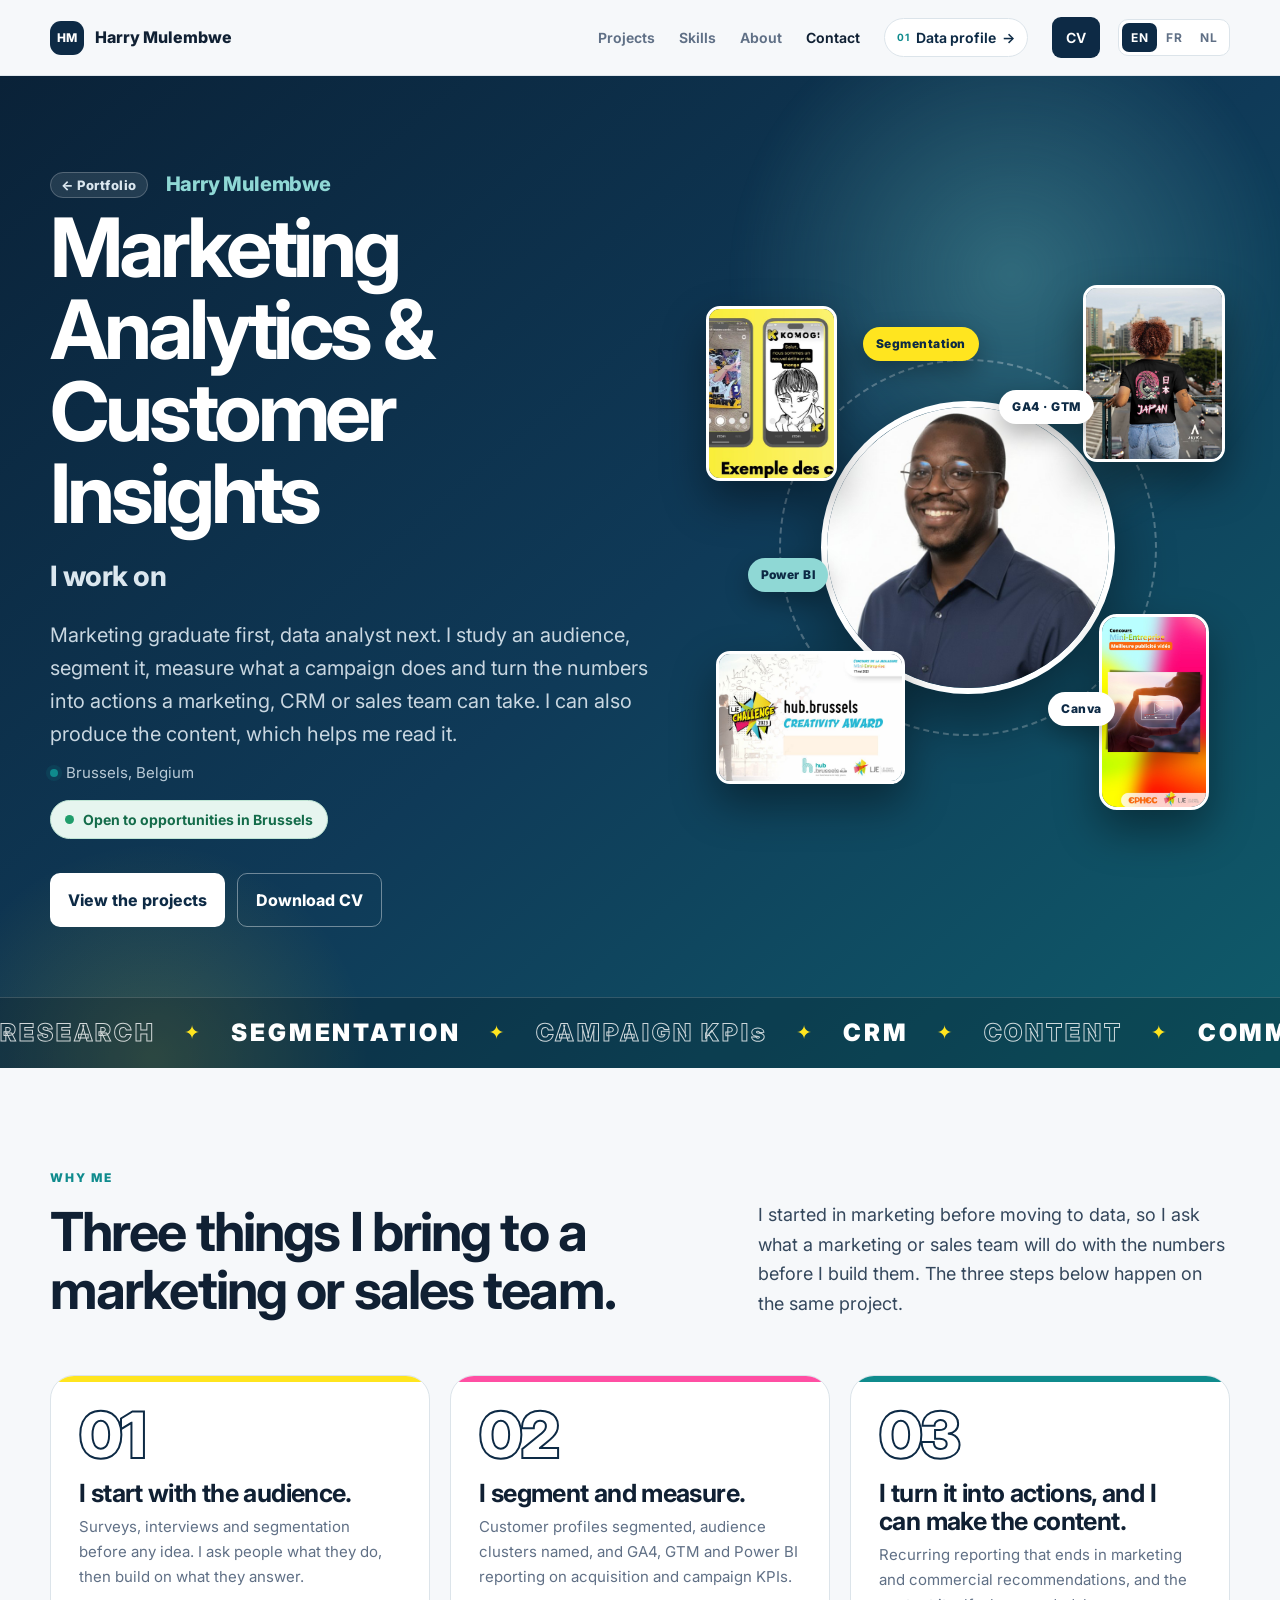
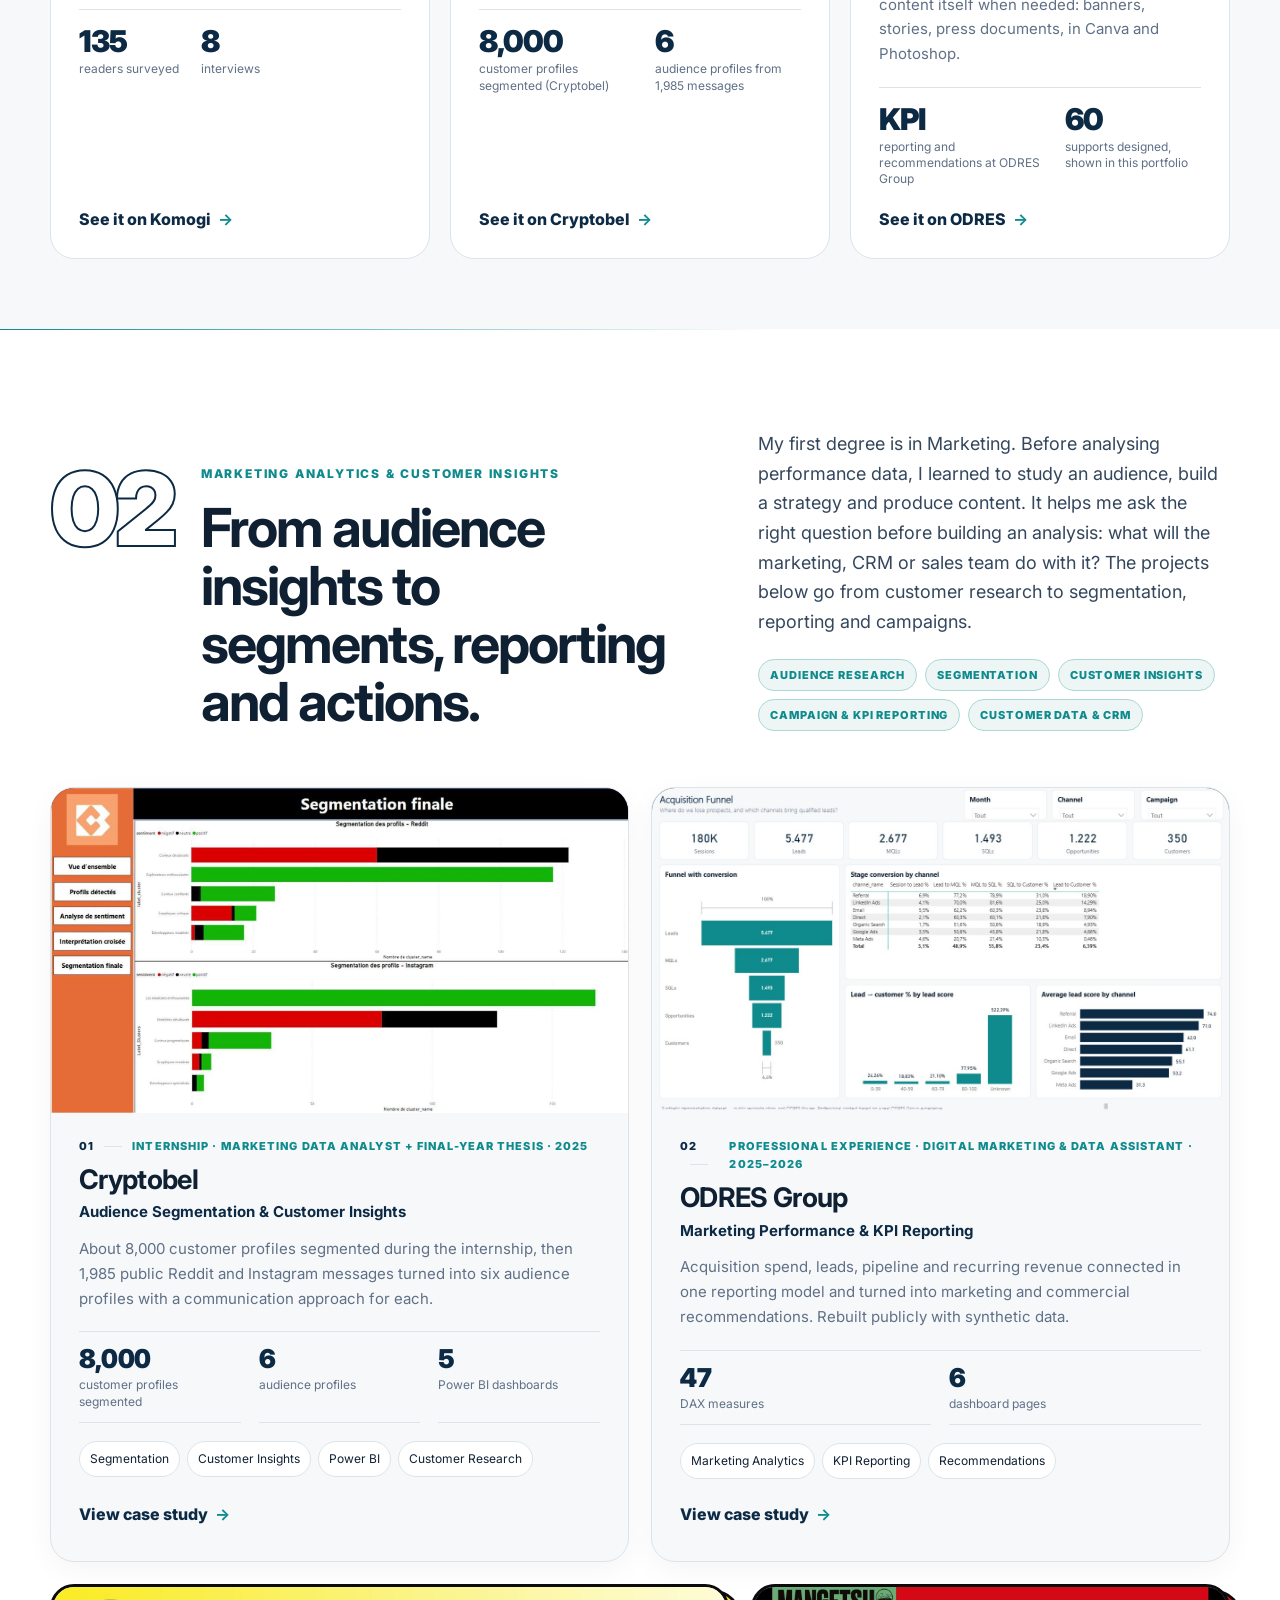
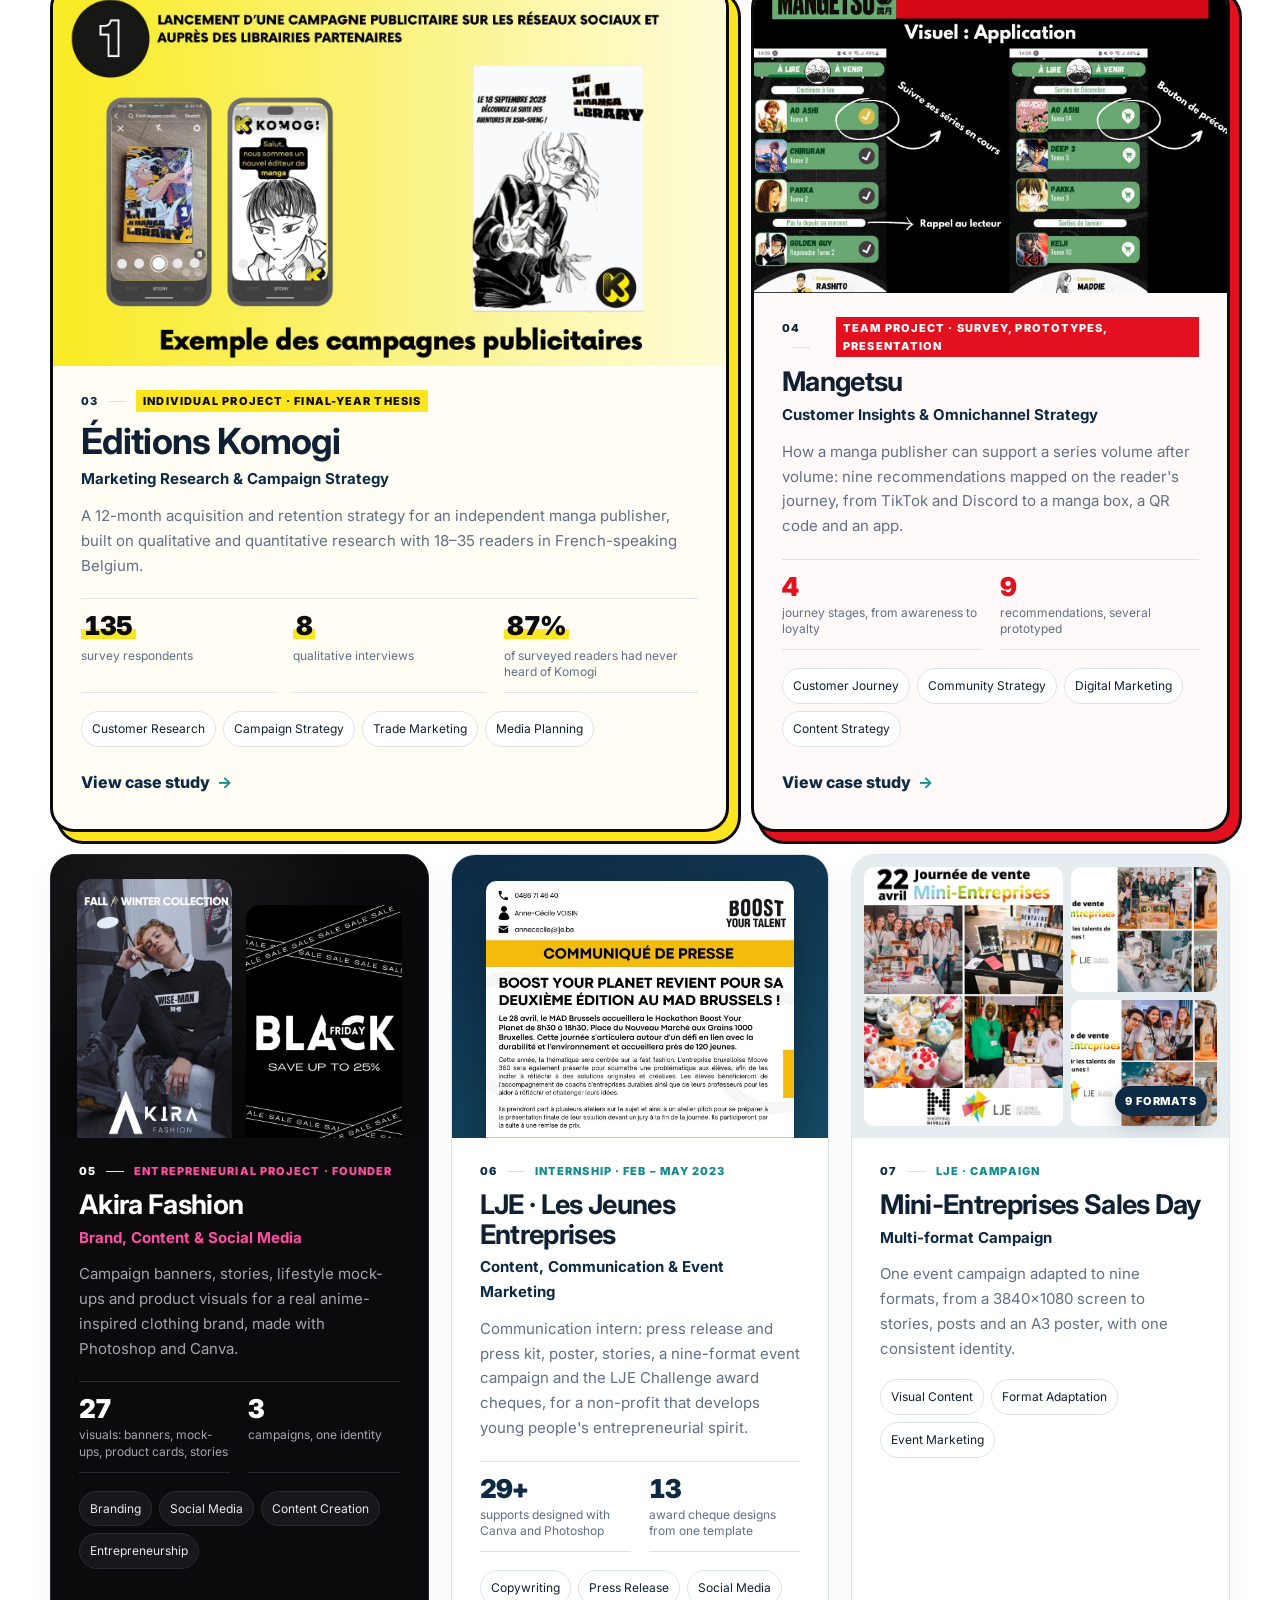
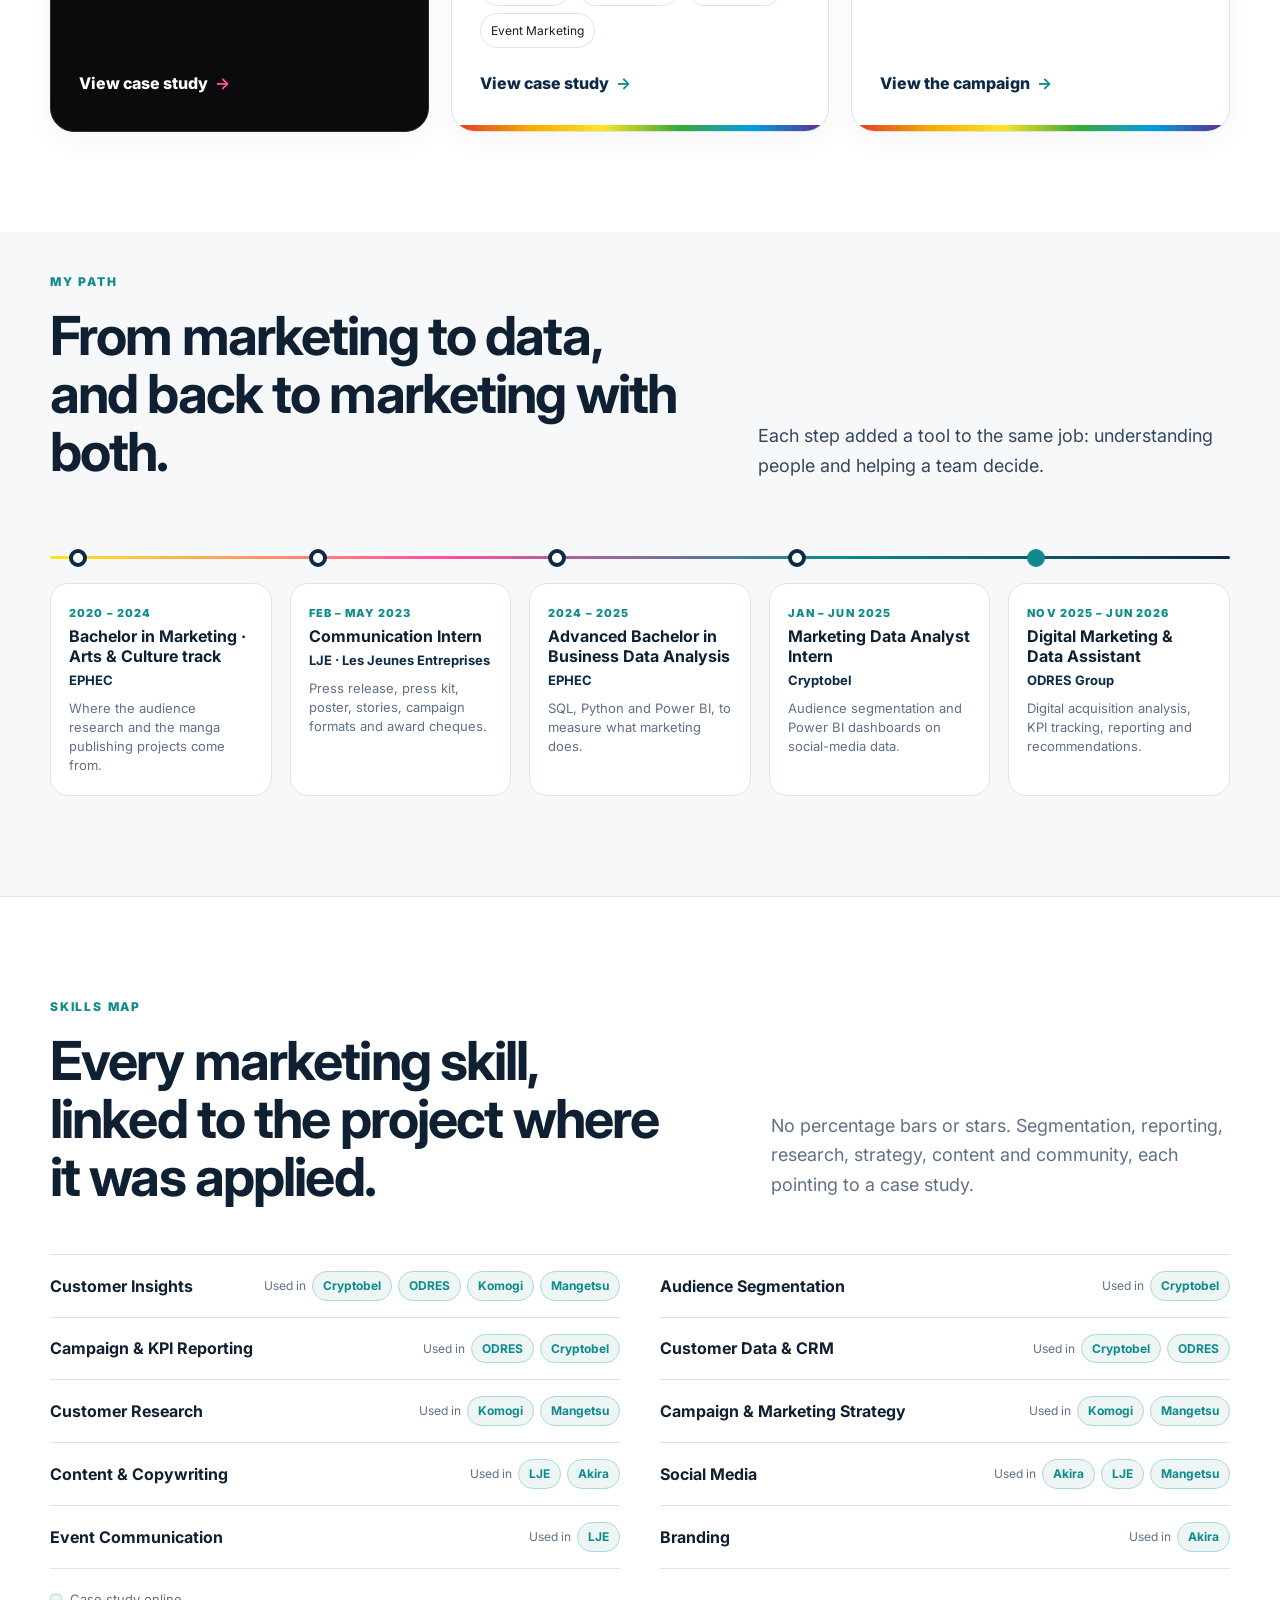
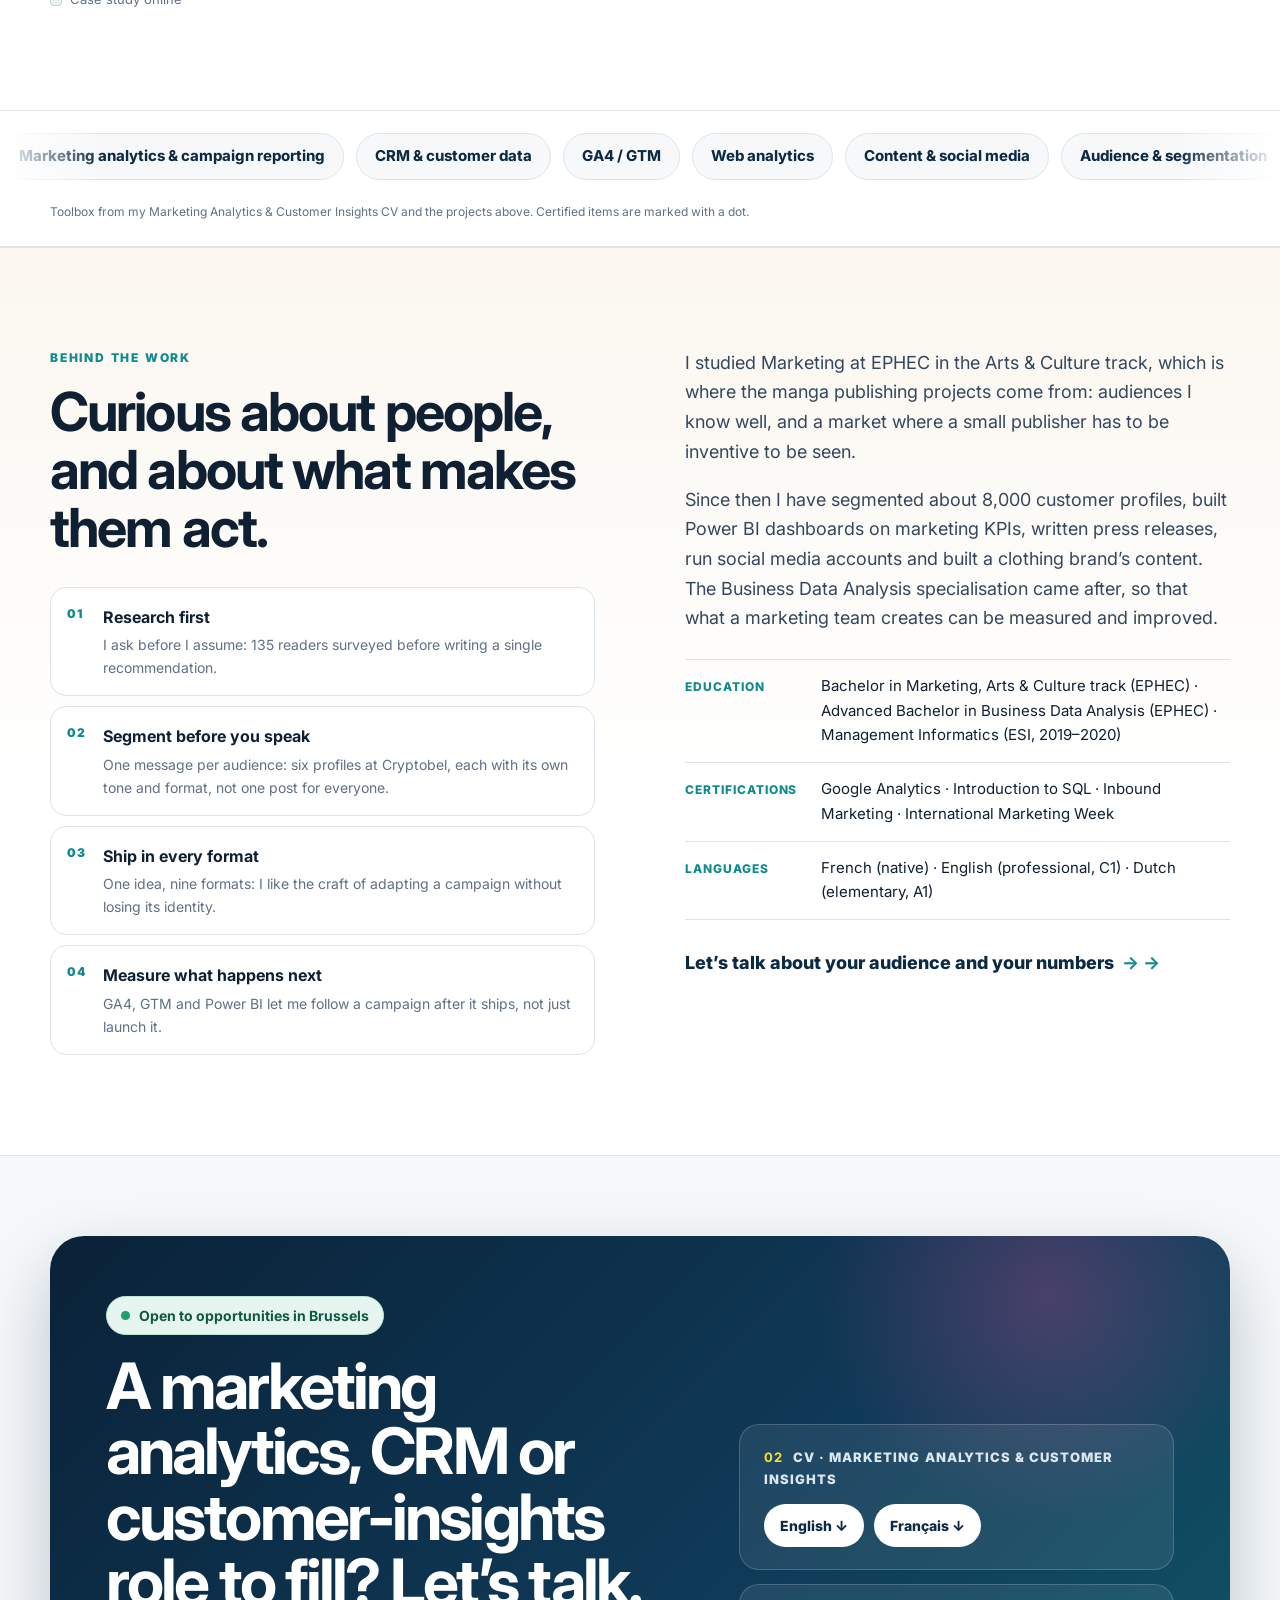
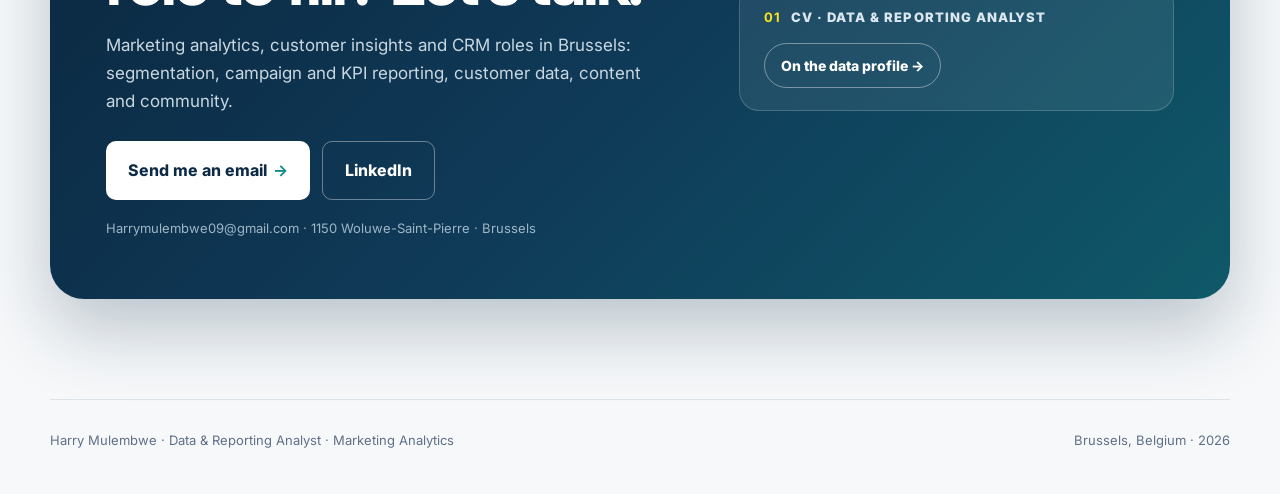
<file: marketing/index.html>
<!doctype html>
<html lang="en">
<head>
  <meta charset="utf-8" />
  <meta name="viewport" content="width=device-width, initial-scale=1" />
  <title data-i18n="marketing.metaTitle">Marketing Analytics &amp; Customer Insights | Harry Mulembwe</title>
  <meta name="description" content="Marketing Analytics \& Customer Insights in Brussels: audience research, segmentation, campaign and KPI reporting, customer data and content. Seven projects with evidence, from 8,000 customer profiles segmented to a nine-format campaign." data-i18n-attr="content:marketing.metaDesc" />
  <meta name="theme-color" content="#0d2a45" />
  <link rel="canonical" href="https://harry-mulembwe.vercel.app/marketing/" />
  <link rel="alternate" hreflang="en" href="https://harry-mulembwe.vercel.app/marketing/?lang=en" />
  <link rel="alternate" hreflang="fr" href="https://harry-mulembwe.vercel.app/marketing/?lang=fr" />
  <link rel="alternate" hreflang="nl" href="https://harry-mulembwe.vercel.app/marketing/?lang=nl" />
  <link rel="alternate" hreflang="x-default" href="https://harry-mulembwe.vercel.app/marketing/" />
  <meta property="og:type" content="website" />
  <meta property="og:site_name" content="Harry Mulembwe" />
  <meta property="og:url" content="https://harry-mulembwe.vercel.app/marketing/" />
  <meta property="og:title" content="Marketing Analytics &amp; Customer Insights | Harry Mulembwe" />
  <meta property="og:description" content="Marketing Analytics \& Customer Insights in Brussels: audience research, segmentation, campaign and KPI reporting, customer data and content. Seven projects with evidence." />
  <meta property="og:image" content="https://harry-mulembwe.vercel.app/assets/og/og-home.jpg" />
  <meta property="og:image:width" content="1200" />
  <meta property="og:image:height" content="630" />
  <meta property="og:image:alt" content="Harry Mulembwe, Marketing Analytics &amp; Customer Insights" />
  <meta property="og:locale" content="en_GB" />
  <meta property="og:locale:alternate" content="fr_BE" />
  <meta property="og:locale:alternate" content="nl_BE" />
  <meta name="twitter:card" content="summary_large_image" />
  <meta name="twitter:title" content="Marketing Analytics &amp; Customer Insights | Harry Mulembwe" />
  <meta name="twitter:description" content="Marketing Analytics \& Customer Insights in Brussels: audience research, segmentation, campaign and KPI reporting, customer data and content. Seven projects with evidence." />
  <meta name="twitter:image" content="https://harry-mulembwe.vercel.app/assets/og/og-home.jpg" />
  <script type="application/ld+json">{"@context": "https://schema.org", "@type": "Person", "name": "Harry Mulembwe", "jobTitle": "Marketing Analytics & Customer Insights", "url": "https://harry-mulembwe.vercel.app/marketing/", "image": "https://harry-mulembwe.vercel.app/assets/img/harry-mulembwe.jpg", "address": {"@type": "PostalAddress", "addressLocality": "Brussels", "addressCountry": "BE"}, "sameAs": ["https://linkedin.com/in/harry-mulembwe"], "alumniOf": {"@type": "CollegeOrUniversity", "name": "EPHEC"}, "knowsAbout": ["Power BI", "DAX", "SQL", "Excel", "Power Query", "Python", "Data analysis", "Business intelligence", "KPI reporting", "Customer segmentation"], "knowsLanguage": ["fr", "en", "nl"]}</script>
  <link rel="icon" href="../assets/favicon.svg" type="image/svg+xml" />
  <script>
    (function(){var r=document.documentElement,l;r.classList.add('js');
    try{l=new URLSearchParams(location.search).get('lang')||localStorage.getItem('lang')}catch(e){}
    if(!l){var n=(navigator.language||'').slice(0,2).toLowerCase();l=(n==='fr'||n==='nl')?n:'en'}
    if(['en','fr','nl'].indexOf(l)<0)l='en';r.setAttribute('data-lang',l);
    if(l!=='en'){r.classList.add('i18n-pending');setTimeout(function(){r.classList.remove('i18n-pending')},1500)}})();
  </script>
  <link rel="preconnect" href="https://fonts.googleapis.com" />
  <link rel="preconnect" href="https://fonts.gstatic.com" crossorigin />
  <link href="https://fonts.googleapis.com/css2?family=Inter:wght@400;500;600;700;800;900&display=swap" rel="stylesheet" />
  <link rel="stylesheet" href="../styles.css" />
  <link rel="stylesheet" href="../assets/common.css" />
</head>
<body class="mkp">
  <header class="site-header">
    <a class="brand" href="../" aria-label="Harry Mulembwe home">
      <span class="brand-mark">HM</span>
      <span class="brand-name">Harry Mulembwe</span>
    </a>

    <div class="topbar-right">
      <nav class="nav" aria-label="Main navigation">
        <a href="#marketing" data-i18n="nav.proj">Projects</a>
        <a href="#skills" data-i18n="nav.skills">Skills</a>
        <a href="#about" data-i18n="nav.about">About</a>
        <a href="#contact" data-i18n="nav.contact">Contact</a>
        <a class="nav-switch" href="../data/" data-path="data"><b>01</b> <span data-i18n="nav.todata">Data profile</span> →</a>
        <a class="nav-cta" href="../assets/cv/Harry_Mulembwe_CV_Marketing_Analytics_Customer_Insights_EN.pdf" data-i18n-attr="href:cvm.href" target="_blank" rel="noopener">CV</a>
      </nav>
      <div class="lang-switch" role="group" aria-label="Language" data-i18n-attr="aria-label:ui.lang">
        <button type="button" data-lang-btn="en" lang="en" title="English" aria-pressed="true">EN</button>
        <button type="button" data-lang-btn="fr" lang="fr" title="Français" aria-pressed="false">FR</button>
        <button type="button" data-lang-btn="nl" lang="nl" title="Nederlands" aria-pressed="false">NL</button>
      </div>
    </div>
  </header>

  <main id="top">
    <!-- HERO -->
    <section class="mkp-hero">
      <div class="shell mkp-hero-in">
        <div class="hero-text mkp-text">
          <p class="hero-name"><a class="crumb" href="../" data-i18n="hero.crumb">← Portfolio</a> Harry Mulembwe</p>
          <h1 data-i18n="mh.title">Marketing Analytics &amp; Customer Insights</h1>
          <p class="mkp-rot"><span data-i18n="mp.rot0">I work on</span> <span class="rot" aria-hidden="true"><b data-i18n="mp.r1" style="--n:0">audience research</b><b data-i18n="mp.r2" style="--n:1">segmentation</b><b data-i18n="mp.r3" style="--n:2">campaign reporting</b><b data-i18n="mp.r4" style="--n:3">customer data</b><b data-i18n="mp.r5" style="--n:4">content &amp; community</b><b data-i18n="mp.r6" style="--n:5">CRM</b></span><span class="sr-only" data-i18n="mp.rotAll">audience research, segmentation, campaign reporting, customer data, content and community, CRM</span></p>
          <p class="hero-lead" data-i18n="mh.lead">Marketing graduate first, data analyst next. I study an audience, segment it, measure what a campaign does and turn the numbers into actions a marketing, CRM or sales team can take. I can also produce the content, which helps me read it.</p>
          <p class="hero-loc"><span class="pin"></span><span data-i18n="hero.loc">Brussels, Belgium</span></p>
          <p class="hero-open"><span class="open-dot" aria-hidden="true"></span><span data-i18n="hero.open">Open to opportunities in Brussels</span></p>
          <div class="hero-actions">
            <a class="btn primary" href="#marketing" data-i18n="mh.cta1">View the projects</a>
            <a class="btn secondary" href="../assets/cv/Harry_Mulembwe_CV_Marketing_Analytics_Customer_Insights_EN.pdf" data-i18n-attr="href:cvm.href" target="_blank" rel="noopener" data-i18n="hero.cta2">Download CV</a>
          </div>
        </div>
        <div class="mkp-orbit" aria-hidden="true">
          <span class="mkp-ring"></span>
          <img class="mkp-me" src="../assets/img/harry-mulembwe.jpg" alt="" width="640" height="640" />
          <img class="ob ob1" src="../assets/img/gw-komogi-phones.jpg" alt="" loading="lazy" width="700" height="984" />
          <img class="ob ob2" src="../projects/akira/proof/mockup_03_japan_tee_back.jpg" alt="" loading="lazy" width="900" height="1125" />
          <img class="ob ob3" src="../projects/lje/proof/cheque_05_hub_brussels_creativity_me.jpg" alt="" loading="lazy" width="1000" height="700" />
          <img class="ob ob4" src="../projects/lje/proof/story_01_best_video_ad.jpg" alt="" loading="lazy" width="720" height="1280" />
          <span class="ob-chip c1">Segmentation</span><span class="ob-chip c2">GA4 · GTM</span><span class="ob-chip c3">Power BI</span><span class="ob-chip c4">Canva</span>
        </div>
      </div>
      <div class="mkp-band" aria-hidden="true">
        <div class="mkp-track"><span data-i18n="mp.b1">RESEARCH</span><i>✦</i><span data-i18n="mp.b2">SEGMENTATION</span><i>✦</i><span data-i18n="mp.b3">CAMPAIGN KPIs</span><i>✦</i><span data-i18n="mp.b4">CRM</span><i>✦</i><span data-i18n="mp.b5">CONTENT</span><i>✦</i><span data-i18n="mp.b6">COMMUNITY</span><i>✦</i></div>
        <div class="mkp-track"><span data-i18n="mp.b1">RESEARCH</span><i>✦</i><span data-i18n="mp.b2">SEGMENTATION</span><i>✦</i><span data-i18n="mp.b3">CAMPAIGN KPIs</span><i>✦</i><span data-i18n="mp.b4">CRM</span><i>✦</i><span data-i18n="mp.b5">CONTENT</span><i>✦</i><span data-i18n="mp.b6">COMMUNITY</span><i>✦</i></div>
      </div>
    </section>

    <!-- PITCH -->
    <section class="section shell mkp-pitch">
      <div class="fam-intro reveal">
        <div class="fam-head">
          <div>
            <div class="eyebrow" data-i18n="pt.eyebrow">Why me</div>
            <h2 data-i18n="pt.title">Three things I bring to a marketing or sales team.</h2>
          </div>
        </div>
        <div class="fam-copy"><p data-i18n="pt.p">I started in marketing before moving to data, so I ask what a marketing or sales team will do with the numbers before I build them. The three steps below happen on the same project.</p></div>
      </div>
      <div class="pitch-grid">
        <article class="pitch p1 reveal" style="--i:0">
          <span class="pitch-no">01</span>
          <h3 data-i18n="pt.1t">I start with the audience.</h3>
          <p data-i18n="pt.1p">Surveys, interviews and segmentation before any idea. I ask people what they do, then build on what they answer.</p>
          <dl><div><dt data-count="135">135</dt><dd data-i18n="pt.1a">readers surveyed</dd></div><div><dt data-count="8">8</dt><dd data-i18n="pt.1b">interviews</dd></div></dl>
          <a class="text-link" href="../projects/komogi/index.html" data-i18n="pt.1l">See it on Komogi <b>→</b></a>
        </article>
        <article class="pitch p2 reveal" style="--i:1">
          <span class="pitch-no">02</span>
          <h3 data-i18n="pt.2t">I segment and measure.</h3>
          <p data-i18n="pt.2p">Customer profiles segmented, audience clusters named, and GA4, GTM and Power BI reporting on acquisition and campaign KPIs.</p>
          <dl><div><dt data-count="8,000">8,000</dt><dd data-i18n="pt.2a">customer profiles segmented (Cryptobel)</dd></div><div><dt data-count="6">6</dt><dd data-i18n="pt.2b">audience profiles from 1,985 messages</dd></div></dl>
          <a class="text-link" href="../projects/cryptobel/index.html" data-i18n="pt.2l">See it on Cryptobel <b>→</b></a>
        </article>
        <article class="pitch p3 reveal" style="--i:2">
          <span class="pitch-no">03</span>
          <h3 data-i18n="pt.3t">I turn it into actions, and I can make the content.</h3>
          <p data-i18n="pt.3p">Recurring reporting that ends in marketing and commercial recommendations, and the content itself when needed: banners, stories, press documents, in Canva and Photoshop.</p>
          <dl><div><dt>KPI</dt><dd data-i18n="pt.3a">reporting and recommendations at ODRES Group</dd></div><div><dt data-count="60">60</dt><dd data-i18n="pt.3b">supports designed, shown in this portfolio</dd></div></dl>
          <a class="text-link" href="../projects/odres/index.html" data-i18n="pt.3l">See it on ODRES <b>→</b></a>
        </article>
      </div>
    </section>

    <!-- 02 · MARKETING & COMMUNICATION -->
    <section id="marketing" class="section mk-section fam-section mk-first">
      <div class="shell">
        <div class="fam-intro reveal">
          <div class="fam-head">
            <span class="fam-no" aria-hidden="true">02</span>
            <div>
              <div class="eyebrow" data-i18n="mk.eyebrow">Marketing Analytics &amp; Customer Insights</div>
              <h2 data-i18n="mk.title">From audience insights to segments, reporting and actions.</h2>
            </div>
          </div>
          <div class="fam-copy">
            <p data-i18n="mk.p">My first degree is in Marketing. Before analysing performance data, I learned to study an audience, build a strategy and produce content. It helps me ask the right question before building an analysis: what will the marketing, CRM or sales team do with it? The projects below go from customer research to segmentation, reporting and campaigns.</p>
            <ul class="mk-bridge" aria-label="Shared ground with the data work" data-i18n-attr="aria-label:mk.bridgeL">
              <li data-i18n="mk.b1">Audience research</li>
              <li data-i18n="mk.b2">Segmentation</li>
              <li data-i18n="mk.b3">Customer insights</li>
              <li data-i18n="mk.b4">Campaign &amp; KPI reporting</li>
              <li data-i18n="mk.b5">Customer data &amp; CRM</li>
            </ul>
          </div>
        </div>

        <div class="mk-grid">
          <!-- 01 Cryptobel -->
          <article class="mk-card mk-cryptobel reveal" style="--i:0">
            <a class="mk-visual" href="../projects/cryptobel/index.html" aria-label="Cryptobel case study" data-i18n-attr="aria-label:mk6.aria">
              <img src="../projects/cryptobel/proof/02-final-segmentation.jpg" alt="Power BI segmentation page from the Cryptobel project" data-i18n-attr="alt:mk6.alt" loading="lazy" width="1600" height="900" />
            </a>
            <div class="mk-body">
              <p class="mk-kicker"><span>01</span><span data-i18n="mk6.type">Internship · Marketing Data Analyst + final-year thesis · 2025</span></p>
              <h3>Cryptobel</h3>
              <p class="mk-cat" data-i18n="mk6.cat">Audience Segmentation &amp; Customer Insights</p>
              <p class="mk-desc" data-i18n="mk6.desc">About 8,000 customer profiles segmented during the internship, then 1,985 public Reddit and Instagram messages turned into six audience profiles with a communication approach for each.</p>
              <dl class="mk-figures">
                <div><dt data-count="8,000">8,000</dt><dd data-i18n="mk6.f1">customer profiles segmented</dd></div>
                <div><dt data-count="6">6</dt><dd data-i18n="mk6.f2">audience profiles</dd></div>
                <div><dt data-count="5">5</dt><dd data-i18n="mk6.f3">Power BI dashboards</dd></div>
              </dl>
              <div class="tags"><span data-i18n="tg.seg">Segmentation</span><span data-i18n="tg.ci">Customer Insights</span><span>Power BI</span><span data-i18n="tg.cr">Customer Research</span></div>
              <a class="text-link" href="../projects/cryptobel/index.html" data-i18n="mk.cta">View case study <b>→</b></a>
            </div>
          </article>

          <!-- 02 ODRES -->
          <article class="mk-card mk-odres reveal" style="--i:1">
            <a class="mk-visual" href="../projects/odres/index.html" aria-label="ODRES case study" data-i18n-attr="aria-label:mk7.aria">
              <img src="../projects/odres/proof/powerbi_02_acquisition_funnel.jpg" alt="Power BI acquisition funnel page from the ODRES project" data-i18n-attr="alt:mk7.alt" loading="lazy" width="1600" height="900" />
            </a>
            <div class="mk-body">
              <p class="mk-kicker"><span>02</span><span data-i18n="mk7.type">Professional experience · Digital Marketing &amp; Data Assistant · 2025–2026</span></p>
              <h3>ODRES Group</h3>
              <p class="mk-cat" data-i18n="mk7.cat">Marketing Performance &amp; KPI Reporting</p>
              <p class="mk-desc" data-i18n="mk7.desc">Acquisition spend, leads, pipeline and recurring revenue connected in one reporting model and turned into marketing and commercial recommendations. Rebuilt publicly with synthetic data.</p>
              <dl class="mk-figures">
                <div><dt data-count="47">47</dt><dd data-i18n="mk7.f1">DAX measures</dd></div>
                <div><dt data-count="6">6</dt><dd data-i18n="mk7.f2">dashboard pages</dd></div>
              </dl>
              <div class="tags"><span data-i18n="tg.ma">Marketing Analytics</span><span data-i18n="tg.kpi">KPI Reporting</span><span data-i18n="tg.rec">Recommendations</span></div>
              <a class="text-link" href="../projects/odres/index.html" data-i18n="mk.cta">View case study <b>→</b></a>
            </div>
          </article>

          <!-- 03 Komogi -->
          <article class="mk-card mk-komogi reveal" style="--i:0">
            <a class="mk-visual" href="../projects/komogi/index.html" aria-label="Komogi case study" data-i18n-attr="aria-label:mk1.aria">
              <img src="../projects/komogi/proof/komogi_05_social_campaign.jpg" alt="Social media campaign mock-ups from the Komogi marketing strategy" data-i18n-attr="alt:mk1.alt" loading="lazy" width="1600" height="900" />
            </a>
            <div class="mk-body">
              <p class="mk-kicker"><span>03</span><span data-i18n="mk1.type">Individual project · Final-year thesis</span></p>
              <h3>Éditions Komogi</h3>
              <p class="mk-cat" data-i18n="mk1.cat">Marketing Research &amp; Campaign Strategy</p>
              <p class="mk-desc" data-i18n="mk1.desc">A 12-month acquisition and retention strategy for an independent manga publisher, built on qualitative and quantitative research with 18–35 readers in French-speaking Belgium.</p>
              <dl class="mk-figures">
                <div><dt data-count="135">135</dt><dd data-i18n="mk1.f1">survey respondents</dd></div>
                <div><dt data-count="8">8</dt><dd data-i18n="mk1.f2">qualitative interviews</dd></div>
                <div><dt data-count="87%">87%</dt><dd data-i18n="mk1.f3">of surveyed readers had never heard of Komogi</dd></div>
              </dl>
              <div class="tags"><span data-i18n="tg.cr">Customer Research</span><span data-i18n="tg.cs">Campaign Strategy</span><span data-i18n="tg.tm">Trade Marketing</span><span data-i18n="tg.mp">Media Planning</span></div>
              <a class="text-link" href="../projects/komogi/index.html" data-i18n="mk.cta">View case study <b>→</b></a>
            </div>
          </article>

          <!-- 02 Mangetsu -->
          <article class="mk-card mk-mangetsu reveal" style="--i:1">
            <a class="mk-visual" href="../projects/mangetsu/index.html" aria-label="Mangetsu case study" data-i18n-attr="aria-label:mk2.aria">
              <img src="../projects/mangetsu/proof/mangetsu_12_app_series.jpg" alt="Prototype of the Mangetsu mobile app concept" data-i18n-attr="alt:mk2.alt" loading="lazy" width="1600" height="900" />
            </a>
            <div class="mk-body">
              <p class="mk-kicker"><span>04</span><span data-i18n="mk2.type">Team project · survey, prototypes, presentation</span></p>
              <h3>Mangetsu</h3>
              <p class="mk-cat" data-i18n="mk2.cat">Customer Insights &amp; Omnichannel Strategy</p>
              <p class="mk-desc" data-i18n="mk2.desc">How a manga publisher can support a series volume after volume: nine recommendations mapped on the reader's journey, from TikTok and Discord to a manga box, a QR code and an app.</p>
              <dl class="mk-figures">
                <div><dt data-count="4">4</dt><dd data-i18n="mk2.f1">journey stages, from awareness to loyalty</dd></div>
                <div><dt data-count="9">9</dt><dd data-i18n="mk2.f2">recommendations, several prototyped</dd></div>
              </dl>
              <div class="tags"><span data-i18n="tg.cj">Customer Journey</span><span data-i18n="tg.com">Community Strategy</span><span data-i18n="tg.dm">Digital Marketing</span><span data-i18n="tg.con">Content Strategy</span></div>
              <a class="text-link" href="../projects/mangetsu/index.html" data-i18n="mk.cta">View case study <b>→</b></a>
            </div>
          </article>

          <!-- 03 Akira Fashion -->
          <article class="mk-card mk-akira reveal" style="--i:2">
            <a class="mk-visual mk-stories" href="../projects/akira/index.html" aria-label="Akira Fashion case study" data-i18n-attr="aria-label:mk3.aria">
              <img src="../projects/akira/proof/akira_02_fall_winter_story.jpg" alt="Akira Fashion story: Fall / Winter collection" data-i18n-attr="alt:mk3.alt1" loading="lazy" width="900" height="1600" />
              <img src="../projects/akira/proof/akira_01_black_friday_story.jpg" alt="Akira Fashion story: Black Friday, save up to 25%" data-i18n-attr="alt:mk3.alt2" loading="lazy" width="900" height="1600" />
            </a>
            <div class="mk-body">
              <p class="mk-kicker"><span>05</span><span data-i18n="mk3.type">Entrepreneurial project · founder</span></p>
              <h3>Akira Fashion</h3>
              <p class="mk-cat" data-i18n="mk3.cat">Brand, Content &amp; Social Media</p>
              <p class="mk-desc" data-i18n="mk3.desc">Campaign banners, stories, lifestyle mock-ups and product visuals for a real anime-inspired clothing brand, made with Photoshop and Canva.</p>
              <dl class="mk-figures">
                <div><dt data-count="28">28</dt><dd data-i18n="mk3.f1">visuals: banners, mock-ups, product cards, stories</dd></div>
                <div><dt data-count="3">3</dt><dd data-i18n="mk3.f2">campaigns, one identity</dd></div>
              </dl>
              <div class="tags"><span data-i18n="tg.br">Branding</span><span data-i18n="tg.sm">Social Media</span><span data-i18n="tg.cc">Content Creation</span><span data-i18n="tg.ent">Entrepreneurship</span></div>
              <a class="text-link" href="../projects/akira/index.html" data-i18n="mk.cta">View case study <b>→</b></a>
            </div>
          </article>

          <!-- 04 LJE -->
          <article class="mk-card mk-lje reveal" style="--i:3">
            <a class="mk-visual mk-paper" href="../projects/lje/index.html" aria-label="LJE case study" data-i18n-attr="aria-label:mk4.aria">
              <img src="../projects/lje/proof/lje_01_press_release.jpg" alt="Press release written during the LJE internship: Boost Your Planet at MAD Brussels" data-i18n-attr="alt:mk4.alt" loading="lazy" width="1100" height="1556" />
            </a>
            <div class="mk-body">
              <p class="mk-kicker"><span>06</span><span data-i18n="mk4.type">Internship · Feb – May 2023</span></p>
              <h3>LJE · Les Jeunes Entreprises</h3>
              <p class="mk-cat" data-i18n="mk4.cat">Content, Communication &amp; Event Marketing</p>
              <p class="mk-desc" data-i18n="mk4.desc">Communication intern: press release and press kit, poster, stories, a nine-format event campaign and the LJE Challenge award cheques, for a non-profit that develops young people's entrepreneurial spirit.</p>
              <dl class="mk-figures">
                <div><dt data-count="30+">30+</dt><dd data-i18n="mk4.f2">supports designed with Canva and Photoshop</dd></div>
                <div><dt data-count="13">13</dt><dd data-i18n="mk4.f3">award cheque designs from one template</dd></div>
              </dl>
              <div class="tags"><span data-i18n="tg.cw">Copywriting</span><span data-i18n="tg.pr">Press Release</span><span data-i18n="tg.sm">Social Media</span><span data-i18n="tg.ev">Event Marketing</span></div>
              <a class="text-link" href="../projects/lje/index.html" data-i18n="mk.cta">View case study <b>→</b></a>
            </div>
          </article>

          <!-- 05 Mini-Entreprises Sales Day -->
          <article class="mk-card mk-salesday reveal" style="--i:4">
            <a class="mk-visual mk-mosaic" href="../projects/lje/index.html#salesday" aria-label="Mini-Entreprises Sales Day campaign" data-i18n-attr="aria-label:mk5.aria">
              <img src="../projects/lje/proof/salesday_05_square_1200x1200.jpg" alt="Mini-Entreprises Sales Day campaign, square format" data-i18n-attr="alt:mk5.alt1" loading="lazy" width="1200" height="1200" />
              <img src="../projects/lje/proof/salesday_03_web_1200x600.jpg" alt="Mini-Entreprises Sales Day campaign, web banner format" data-i18n-attr="alt:mk5.alt2" loading="lazy" width="1200" height="600" />
              <img src="../projects/lje/proof/salesday_06_cover_1640x856.jpg" alt="Mini-Entreprises Sales Day campaign, cover format" data-i18n-attr="alt:mk5.alt3" loading="lazy" width="1200" height="627" />
              <span class="mk-badge" data-i18n="mk5.badge">9 formats</span>
            </a>
            <div class="mk-body">
              <p class="mk-kicker"><span>07</span><span data-i18n="mk5.type">LJE · Campaign</span></p>
              <h3 data-i18n="mk5.title">Mini-Entreprises Sales Day</h3>
              <p class="mk-cat" data-i18n="mk5.cat">Multi-format Campaign</p>
              <p class="mk-desc" data-i18n="mk5.desc">One event campaign adapted to nine formats, from a 3840×1080 screen to stories, posts and an A3 poster, with one consistent identity.</p>
              <div class="tags"><span data-i18n="tg.vis">Visual Content</span><span data-i18n="tg.ad">Format Adaptation</span><span data-i18n="tg.ev">Event Marketing</span></div>
              <a class="text-link" href="../projects/lje/index.html#salesday" data-i18n="mk5.cta">View the campaign <b>→</b></a>
            </div>
          </article>
        </div>
      </div>
    </section>

    <!-- PATH -->
    <section id="path" class="section shell mkp-path">
      <div class="fam-intro reveal">
        <div class="fam-head"><div>
          <div class="eyebrow" data-i18n="tl.eyebrow">My path</div>
          <h2 data-i18n="tl.title">From marketing to data, and back to marketing with both.</h2>
        </div></div>
        <div class="fam-copy"><p data-i18n="tl.p">Each step added a tool to the same job: understanding people and helping a team decide.</p></div>
      </div>
      <ol class="tline">
        <li class="reveal" style="--i:0"><span class="tl-date">2020 – 2024</span><b data-i18n="tl.1t">Bachelor in Marketing · Arts &amp; Culture track</b><em>EPHEC</em><p data-i18n="tl.1p">Where the audience research and the manga publishing projects come from.</p></li>
        <li class="reveal" style="--i:1"><span class="tl-date" data-i18n="tl.2d">Feb – May 2023</span><b data-i18n="tl.2t">Communication Intern</b><em>LJE · Les Jeunes Entreprises</em><p data-i18n="tl.2p">Press release, press kit, poster, stories, campaign formats and award cheques.</p></li>
        <li class="reveal" style="--i:2"><span class="tl-date">2024 – 2025</span><b data-i18n="tl.3t">Advanced Bachelor in Business Data Analysis</b><em>EPHEC</em><p data-i18n="tl.3p">SQL, Python and Power BI, to measure what marketing does.</p></li>
        <li class="reveal" style="--i:3"><span class="tl-date" data-i18n="tl.4d">Jan – Jun 2025</span><b data-i18n="tl.4t">Marketing Data Analyst Intern</b><em>Cryptobel</em><p data-i18n="tl.4p">Audience segmentation and Power BI dashboards on social-media data.</p></li>
        <li class="reveal now" style="--i:4"><span class="tl-date" data-i18n="tl.5d">Nov 2025 – Jun 2026</span><b data-i18n="tl.5t">Digital Marketing &amp; Data Assistant</b><em>ODRES Group</em><p data-i18n="tl.5p">Digital acquisition analysis, KPI tracking, reporting and recommendations.</p></li>
      </ol>
    </section>

    <!-- SKILLS MAP -->
    <section id="skills" class="section skills-wrap">
      <div class="shell">
        <div class="section-heading">
          <div>
            <div class="eyebrow" data-i18n="sk.eyebrow">Skills map</div>
            <h2 data-i18n="sk.titlem">Every marketing skill, linked to the project where it was applied.</h2>
          </div>
          <p data-i18n="sk.pm">No percentage bars or stars. Segmentation, reporting, research, strategy, content and community, each pointing to a case study.</p>
        </div>

        <ul class="skill-map reveal">
          <li><b data-i18n="sk.ci">Customer Insights</b><span class="used"><span data-i18n="sk.used">Used in</span> <a href="../projects/cryptobel/index.html#segments">Cryptobel</a><a href="../projects/odres/index.html#insights">ODRES</a><a href="../projects/komogi/index.html#insights">Komogi</a><a href="../projects/mangetsu/index.html#insights">Mangetsu</a></span></li>
          <li><b data-i18n="sk.segm">Audience Segmentation</b><span class="used"><span data-i18n="sk.used">Used in</span> <a href="../projects/cryptobel/index.html#segments">Cryptobel</a></span></li>
          <li><b data-i18n="sk.kpim">Campaign &amp; KPI Reporting</b><span class="used"><span data-i18n="sk.used">Used in</span> <a href="../projects/odres/index.html#dashboard">ODRES</a><a href="../projects/cryptobel/index.html#proof">Cryptobel</a></span></li>
          <li><b data-i18n="sk.crm">Customer Data &amp; CRM</b><span class="used"><span data-i18n="sk.used">Used in</span> <a href="../projects/cryptobel/index.html#role">Cryptobel</a><a href="../projects/odres/index.html#role">ODRES</a></span></li>
          <li><b data-i18n="sk.cr">Customer Research</b><span class="used"><span data-i18n="sk.used">Used in</span> <a href="../projects/komogi/index.html#approach">Komogi</a><a href="../projects/mangetsu/index.html#approach">Mangetsu</a></span></li>
          <li><b data-i18n="sk.cs">Campaign &amp; Marketing Strategy</b><span class="used"><span data-i18n="sk.used">Used in</span> <a href="../projects/komogi/index.html#strategy">Komogi</a><a href="../projects/mangetsu/index.html#strategy">Mangetsu</a></span></li>
          <li><b data-i18n="sk.cc">Content &amp; Copywriting</b><span class="used"><span data-i18n="sk.used">Used in</span> <a href="../projects/lje/index.html#deliverables">LJE</a><a href="../projects/akira/index.html#deliverables">Akira</a></span></li>
          <li><b data-i18n="sk.sm">Social Media</b><span class="used"><span data-i18n="sk.used">Used in</span> <a href="../projects/akira/index.html#solution">Akira</a><a href="../projects/lje/index.html#role">LJE</a><a href="../projects/mangetsu/index.html#strategy">Mangetsu</a></span></li>
          <li><b data-i18n="sk.ev">Event Communication</b><span class="used"><span data-i18n="sk.used">Used in</span> <a href="../projects/lje/index.html#salesday">LJE</a></span></li>
          <li><b data-i18n="sk.br">Branding</b><span class="used"><span data-i18n="sk.used">Used in</span> <a href="../projects/akira/index.html#brand">Akira</a></span></li>
        </ul>
        <p class="map-note"><span class="legend-live"></span><span data-i18n="sk.l1">Case study online</span></p>
      </div>
    </section>

    <!-- TOOLBOX TICKER -->
    <section class="ticker-wrap" aria-label="Toolbox and certifications" data-i18n-attr="aria-label:tk.label">
      <div class="ticker">
        <ul class="ticker-track">
          <li data-i18n="tk.1">Marketing analytics &amp; campaign reporting</li><li data-i18n="tk.crm">CRM &amp; customer data</li><li>GA4 / GTM</li><li data-i18n="tk.2">Web analytics</li><li data-i18n="tk.3">Content &amp; social media</li><li data-i18n="tk.4">Audience &amp; segmentation</li><li data-i18n="tk.5">KPI reporting &amp; Power BI</li><li data-i18n="tk.6">Copywriting &amp; press releases</li><li data-i18n="tk.7">Event communication</li><li>Canva · Photoshop · CapCut</li><li>Google Ads · Meta Ads</li><li data-i18n="tk.8">Branding</li><li data-i18n="tk.9">Customer research</li><li class="cert">Google Analytics</li><li class="cert">Inbound Marketing</li><li class="cert">International Marketing Week</li><li class="cert">Intro to SQL</li>
        </ul>
        <ul class="ticker-track" aria-hidden="true">
          <li>Marketing analytics &amp; campaign reporting</li><li>CRM &amp; customer data</li><li>GA4 / GTM</li><li>Web analytics</li><li>Content &amp; social media</li><li>Audience &amp; segmentation</li><li>KPI reporting &amp; Power BI</li><li>Copywriting &amp; press releases</li><li>Event communication</li><li>Canva · Photoshop · CapCut</li><li>Google Ads · Meta Ads</li><li>Branding</li><li>Customer research</li><li class="cert">Google Analytics</li><li class="cert">Inbound Marketing</li><li class="cert">International Marketing Week</li><li class="cert">Intro to SQL</li>
        </ul>
      </div>
      <p class="ticker-note shell" data-i18n="tk.note">Toolbox from my Marketing Analytics &amp; Customer Insights CV and the projects above. Certified items are marked with a dot.</p>
    </section>

    <!-- ABOUT (marketing) -->
    <section id="about" class="section about-wrap about-mkt">
      <div class="shell about-grid reveal">
        <div>
          <div class="eyebrow" data-i18n="ma.eyebrow">Behind the work</div>
          <h2 data-i18n="ma.title">Curious about people, and about what makes them act.</h2>
          <ul class="traits-list" aria-label="How I work" data-i18n-attr="aria-label:ma.traitsL">
            <li style="--i:0"><b data-i18n="ma.t1">Research first</b><span data-i18n="ma.t1p">I ask before I assume: 135 readers surveyed before writing a single recommendation.</span></li>
            <li style="--i:1"><b data-i18n="ma.t2">Segment before you speak</b><span data-i18n="ma.t2p">One message per audience: six profiles at Cryptobel, each with its own tone and format, not one post for everyone.</span></li>
            <li style="--i:2"><b data-i18n="ma.t3">Ship in every format</b><span data-i18n="ma.t3p">One idea, nine formats: I like the craft of adapting a campaign without losing its identity.</span></li>
            <li style="--i:3"><b data-i18n="ma.t4">Measure what happens next</b><span data-i18n="ma.t4p">GA4, GTM and Power BI let me follow a campaign after it ships, not just launch it.</span></li>
          </ul>
        </div>
        <div class="about-copy">
          <p data-i18n="ma.p1">I studied Marketing at EPHEC in the Arts &amp; Culture track, which is where the manga publishing projects come from: audiences I know well, and a market where a small publisher has to be inventive to be seen.</p>
          <p data-i18n="ma.p2">Since then I have segmented about 8,000 customer profiles, built Power BI dashboards on marketing KPIs, written press releases, run social media accounts and built a clothing brand’s content. The Business Data Analysis specialisation came after, so that what a marketing team creates can be measured and improved.</p>
          <dl class="about-facts">
            <div><dt data-i18n="ab.eduL">Education</dt><dd data-i18n="ma.edu">Bachelor in Marketing, Arts &amp; Culture track (EPHEC) · Advanced Bachelor in Business Data Analysis (EPHEC) · Management Informatics (ESI, 2019–2020)</dd></div>
            <div><dt data-i18n="ma.certL">Certifications</dt><dd>Google Analytics · Introduction to SQL · Inbound Marketing · International Marketing Week</dd></div>
            <div><dt data-i18n="ab.langL">Languages</dt><dd data-i18n="ab.lang">French (native) · English (professional, C1) · Dutch (elementary, A1)</dd></div>
          </dl>
          <a class="text-link" href="#contact" data-i18n="ma.link">Let’s talk about your audience and your numbers <b>→</b><b>→</b></a>
        </div>
      </div>
    </section>

    <!-- CONTACT + CV -->
    <section id="contact" class="section shell lp-contact">
      <div class="lp-cta lp-cta-mkt reveal">
        <div class="lp-cta-text">
          <p class="hero-open"><span class="open-dot" aria-hidden="true"></span><span data-i18n="hero.open">Open to opportunities in Brussels</span></p>
          <h2 data-i18n="mct.title">A marketing analytics, CRM or customer-insights role to fill? Let’s talk.</h2>
          <p data-i18n="mct.p">Marketing analytics, customer insights and CRM roles in Brussels: segmentation, campaign and KPI reporting, customer data, content and community.</p>
          <div class="lp-cta-actions">
            <a class="btn light-btn" href="mailto:Harrymulembwe09@gmail.com"><span data-i18n="lc.mail">Send me an email</span> <b>→</b></a>
            <a class="btn outline-light" href="https://linkedin.com/in/harry-mulembwe" target="_blank" rel="noopener">LinkedIn</a>
          </div>
          <p class="lp-mail">Harrymulembwe09@gmail.com · <span data-i18n="ct.loc">1150 Woluwe-Saint-Pierre · Brussels</span></p>
        </div>
        <div class="lp-cv" id="cv">
          <div class="lp-cv-card">
            <span><b>02</b> <span data-i18n="lp.cvMkt">CV · Marketing Analytics &amp; Customer Insights</span></span>
            <div><a href="../assets/cv/Harry_Mulembwe_CV_Marketing_Analytics_Customer_Insights_EN.pdf" target="_blank" rel="noopener" lang="en">English ↓</a><a href="../assets/cv/Harry_Mulembwe_CV_Marketing_Analytics_Customer_Insights_FR.pdf" target="_blank" rel="noopener" lang="fr">Français ↓</a></div>
          </div>
          <div class="lp-cv-card alt">
            <span><b>01</b> <span data-i18n="lp.cvData">CV · Data &amp; Reporting Analyst</span></span>
            <div><a href="../data/#cv" data-i18n="mx.alt">On the data profile →</a></div>
          </div>
        </div>
      </div>
    </section>

  </main>

  <nav class="fam-switch" aria-label="Profiles" data-i18n-attr="aria-label:fs.label">
    <a href="../data/" data-path="data"><b>01</b><span data-i18n="fs.data">Data</span></a>
    <a href="#marketing" class="active" data-path="mkt"><b>02</b><span data-i18n="fs.mkt">Marketing</span></a>
  </nav>
  <div class="path-overlay" aria-hidden="true"><span class="po-no"></span><span class="po-label"></span></div>

  <footer class="footer shell">
    <span data-i18n="ft.1m">Harry Mulembwe · Data &amp; Reporting Analyst · Marketing Analytics</span>
    <span data-i18n="ft.2">Brussels, Belgium · 2026</span>
  </footer>

  <script src="../assets/i18n/home.js"></script>
  <script src="../assets/i18n.js"></script>
  <script src="../assets/site.js"></script>
</body>
</html>
</file>
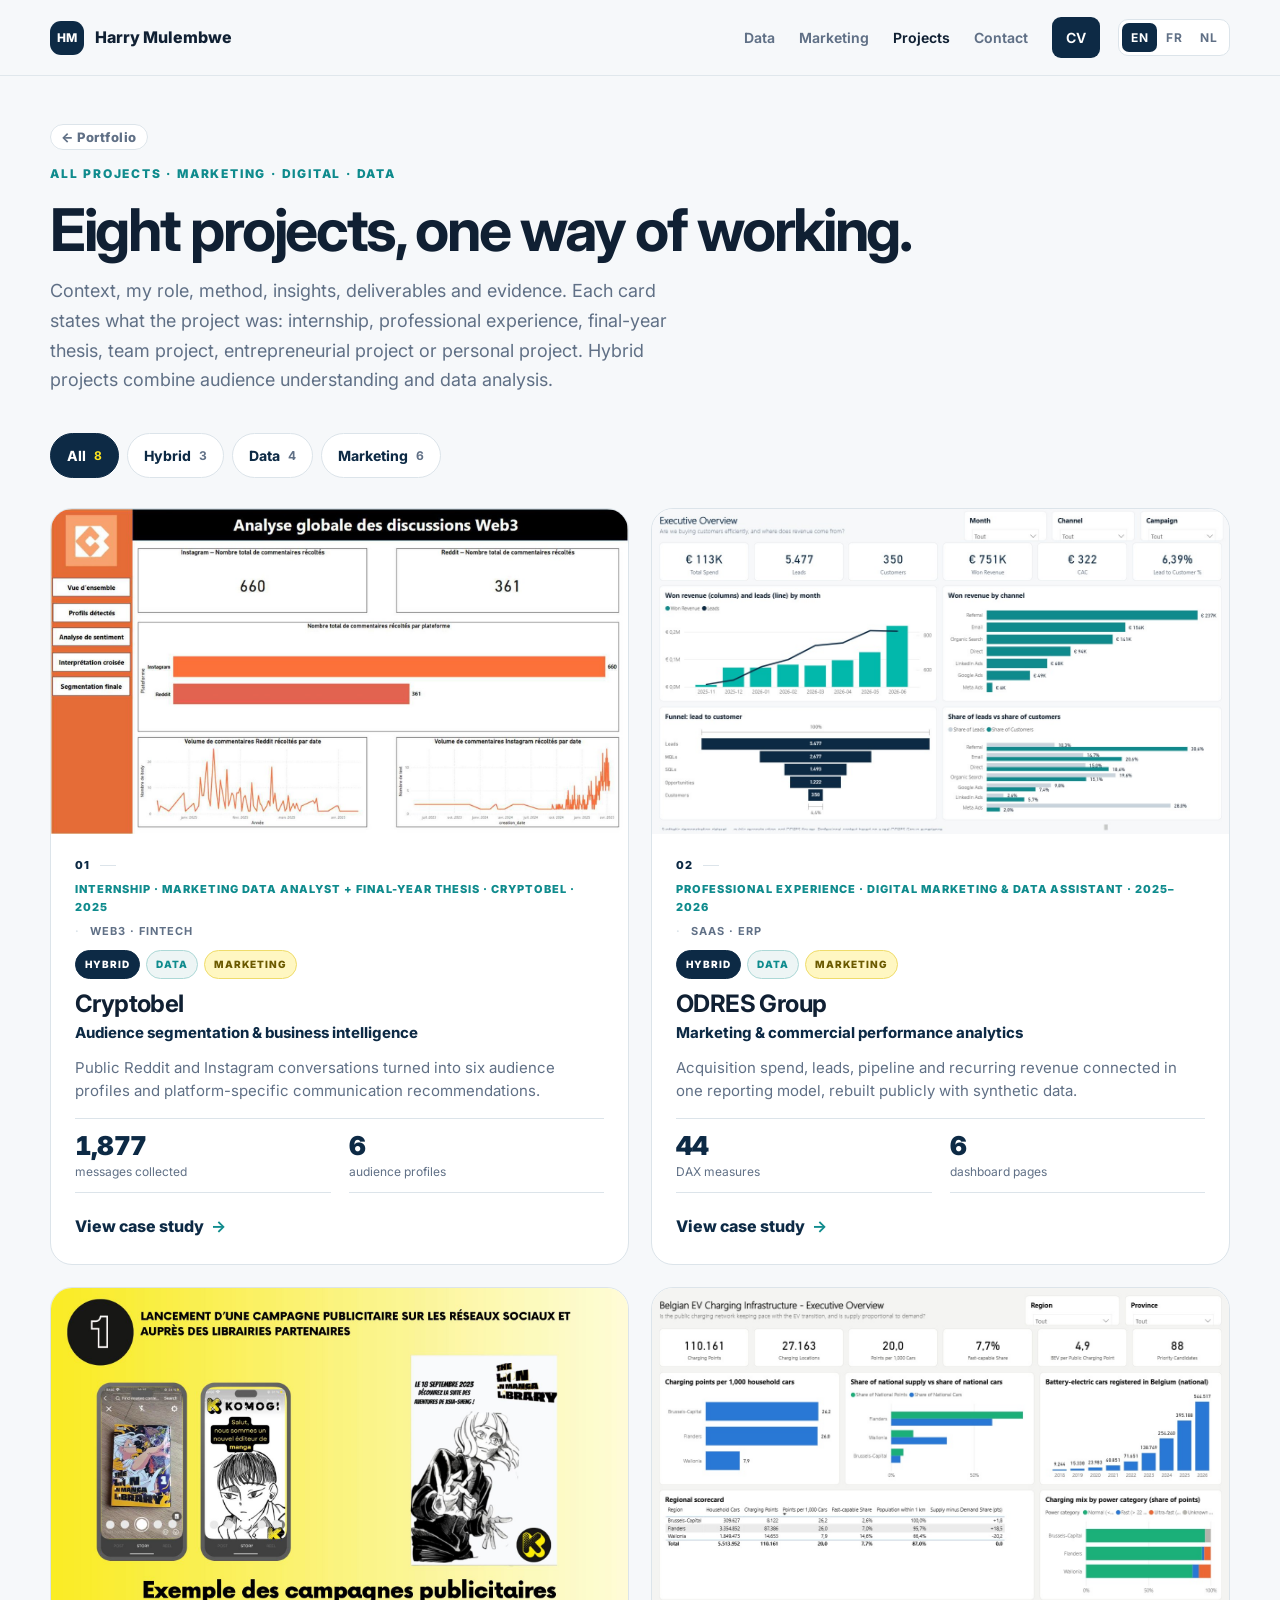
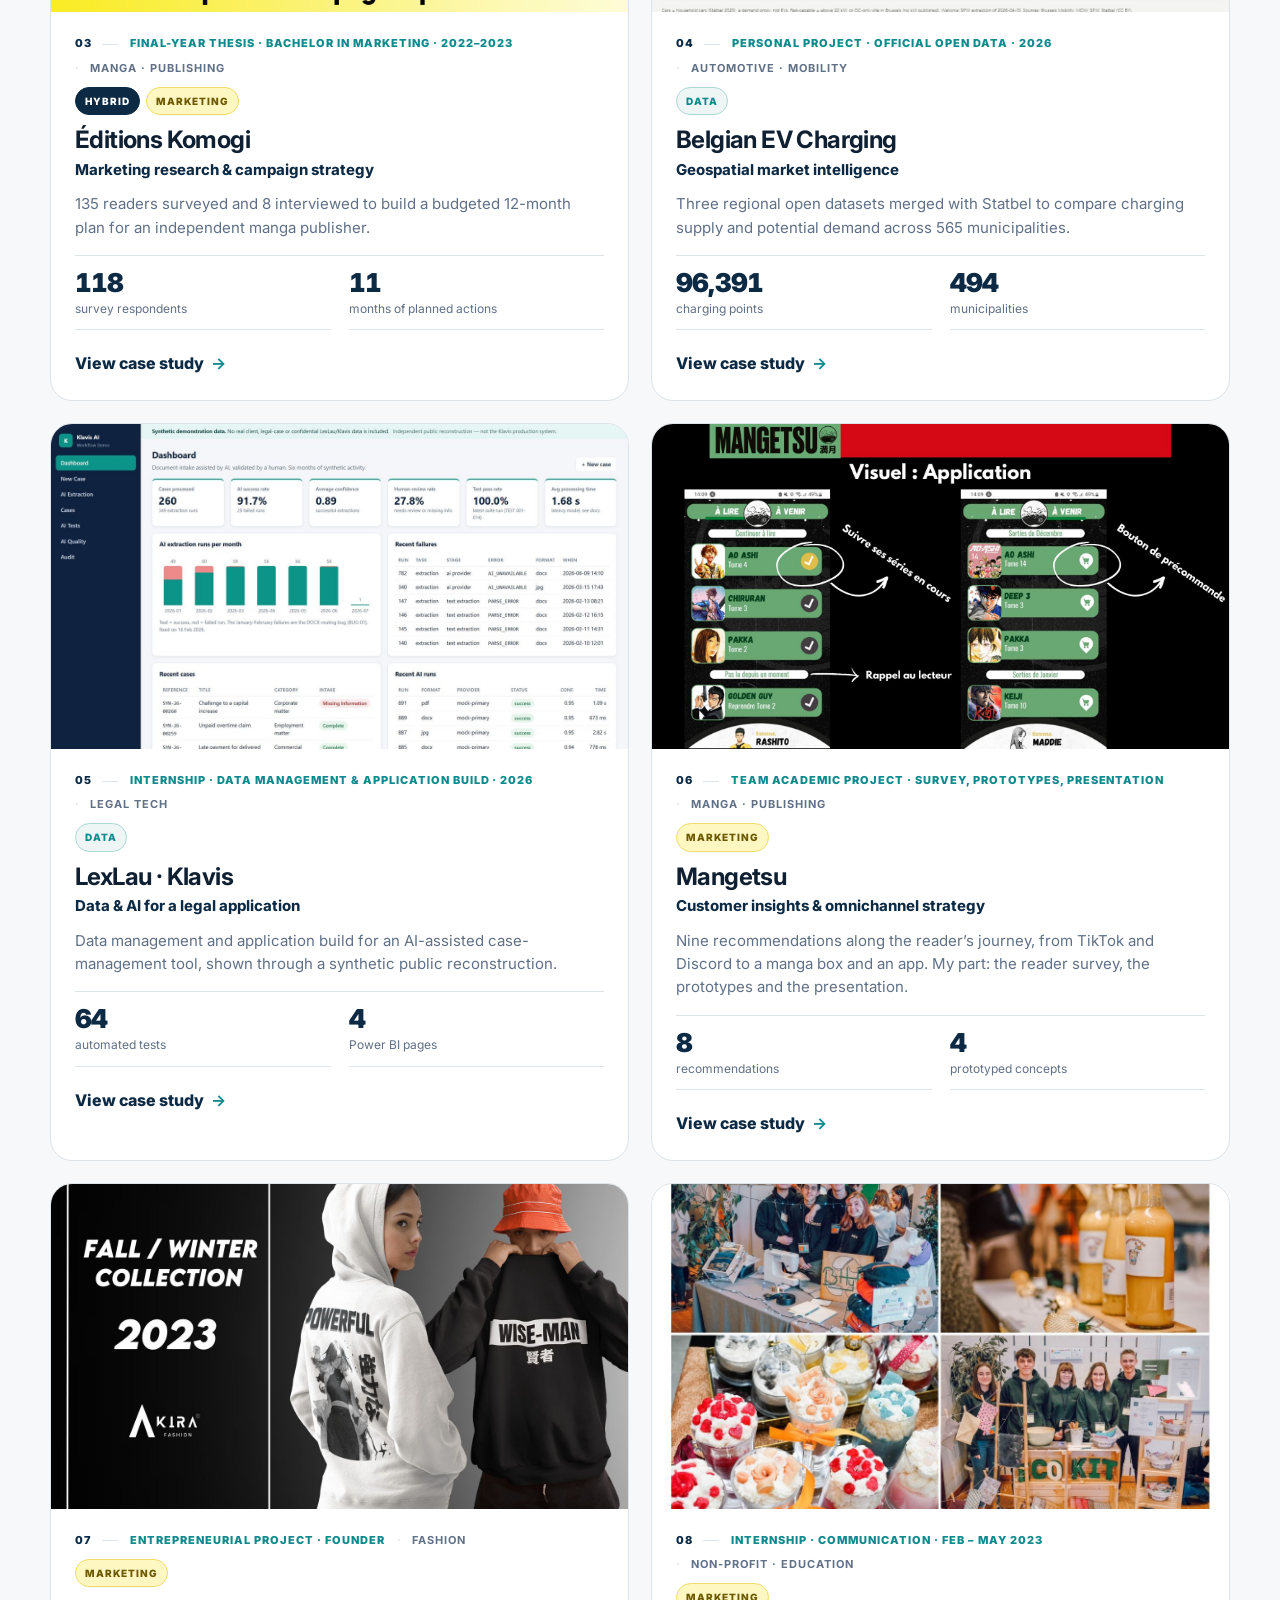
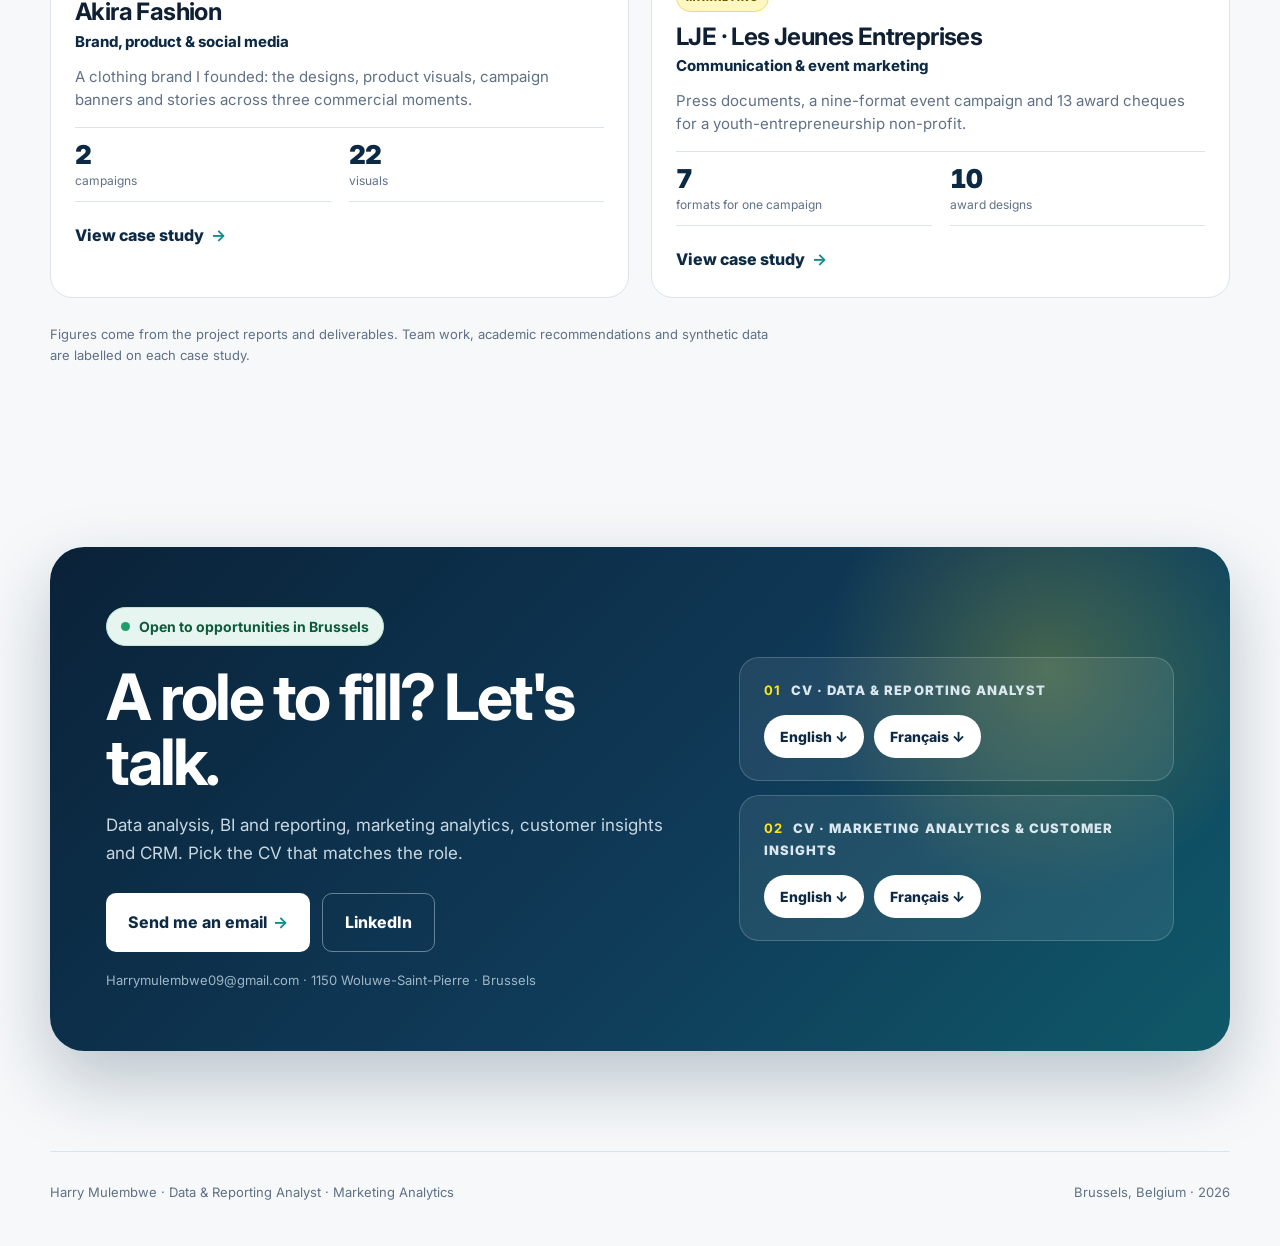
<file: projects/index.html>
<!doctype html>
<html lang="en">
<head>
  <meta charset="utf-8" />
  <meta name="viewport" content="width=device-width, initial-scale=1" />
  <title data-i18n="meta.title">All projects | Harry Mulembwe</title>
  <meta name="description" content="All eight projects of Harry Mulembwe, filterable by Data, Marketing or Hybrid: final-year theses, internships, an entrepreneurial brand and a personal open-data project, each with evidence." data-i18n-attr="content:meta.desc" />
  <meta name="theme-color" content="#0d2a45" />
  <link rel="canonical" href="https://harry-mulembwe.vercel.app/projects/" />
  <link rel="alternate" hreflang="en" href="https://harry-mulembwe.vercel.app/projects/?lang=en" />
  <link rel="alternate" hreflang="fr" href="https://harry-mulembwe.vercel.app/projects/?lang=fr" />
  <link rel="alternate" hreflang="nl" href="https://harry-mulembwe.vercel.app/projects/?lang=nl" />
  <link rel="alternate" hreflang="x-default" href="https://harry-mulembwe.vercel.app/projects/" />
  <meta property="og:type" content="website" />
  <meta property="og:site_name" content="Harry Mulembwe" />
  <meta property="og:url" content="https://harry-mulembwe.vercel.app/projects/" />
  <meta property="og:title" content="All projects | Harry Mulembwe" />
  <meta property="og:description" content="One hybrid profile, Marketing · Digital · Data: audience research, digital marketing, data analysis and BI reporting. Eight case studies with evidence." />
  <meta property="og:image" content="https://harry-mulembwe.vercel.app/assets/og/og-home.jpg" />
  <meta property="og:image:width" content="1200" />
  <meta property="og:image:height" content="630" />
  <meta property="og:image:alt" content="Harry Mulembwe, Data &amp; Reporting Analyst" />
  <meta property="og:locale" content="en_GB" />
  <meta property="og:locale:alternate" content="fr_BE" />
  <meta property="og:locale:alternate" content="nl_BE" />
  <meta name="twitter:card" content="summary_large_image" />
  <meta name="twitter:title" content="All projects | Harry Mulembwe" />
  <meta name="twitter:description" content="One hybrid profile, Marketing · Digital · Data: audience research, digital marketing, data analysis and BI reporting. Eight case studies with evidence." />
  <meta name="twitter:image" content="https://harry-mulembwe.vercel.app/assets/og/og-home.jpg" />
    <link rel="icon" href="../assets/favicon.svg" type="image/svg+xml" />
  <script>
    (function(){var r=document.documentElement,l;r.classList.add('js');
    try{l=new URLSearchParams(location.search).get('lang')||localStorage.getItem('lang')}catch(e){}
    if(!l){var n=(navigator.language||'').slice(0,2).toLowerCase();l=(n==='fr'||n==='nl')?n:'en'}
    if(['en','fr','nl'].indexOf(l)<0)l='en';r.setAttribute('data-lang',l);
    if(l!=='en'){r.classList.add('i18n-pending');setTimeout(function(){r.classList.remove('i18n-pending')},1500)}})();
  </script>
  <link rel="preconnect" href="https://fonts.googleapis.com" />
  <link rel="preconnect" href="https://fonts.gstatic.com" crossorigin />
  <link href="https://fonts.googleapis.com/css2?family=Inter:wght@400;500;600;700;800;900&display=swap" rel="stylesheet" />
  <link rel="stylesheet" href="../styles.css" />
  <link rel="stylesheet" href="../assets/common.css" />
</head>
<body class="mkp pj">
<header class="site-header">
    <a class="brand" href="#top" aria-label="Harry Mulembwe home">
      <span class="brand-mark">HM</span>
      <span class="brand-name">Harry Mulembwe</span>
    </a>

    <div class="topbar-right">
      <nav class="nav" aria-label="Main navigation">
        <a href="../data/" data-i18n="nav.data">Data</a>
        <a href="../marketing/" data-i18n="nav.marketing">Marketing</a>
        <a href="#all" class="active" data-i18n="nav.proj">Projects</a>
        <a href="#contact" data-i18n="nav.contact">Contact</a>
        <a class="nav-cta" href="../assets/cv/Harry_Mulembwe_CV_Data_Reporting_Analyst_EN.pdf" data-i18n-attr="href:cv.href" target="_blank" rel="noopener">CV</a>
      </nav>
      <div class="lang-switch" role="group" aria-label="Language" data-i18n-attr="aria-label:ui.lang">
        <button type="button" data-lang-btn="en" lang="en" title="English" aria-pressed="true">EN</button>
        <button type="button" data-lang-btn="fr" lang="fr" title="Français" aria-pressed="false">FR</button>
        <button type="button" data-lang-btn="nl" lang="nl" title="Nederlands" aria-pressed="false">NL</button>
      </div>
    </div>
  </header>

  <main id="top">
    <section id="all" class="section shell pj-section pj-head">
      <div class="gateway-head reveal">
        <p class="hero-name"><a class="crumb" href="../" data-i18n="pj.crumb">← Portfolio</a></p>
        <div class="eyebrow" data-i18n="pj.eyebrow">All projects · Marketing · Digital · Data</div>
        <h2 data-i18n="pj.title">Eight projects, one way of working.</h2>
        <p data-i18n="pj.p">Context, my role, method, insights, deliverables and evidence. Each card states what the project was: internship, professional experience, final-year thesis, team project, entrepreneurial project or personal project. Hybrid projects combine audience understanding and data analysis.</p>
      </div>
      <div class="pj-filters" aria-label="Filter projects" data-i18n-attr="aria-label:pj.filterL">
        <button type="button" class="is-on" data-filter="all"><span data-i18n="f.all">All</span><i>8</i></button>
        <button type="button" data-filter="hybrid"><span data-i18n="cat.hybrid">Hybrid</span><i>3</i></button>
        <button type="button" data-filter="data"><span data-i18n="cat.data">Data</span><i>4</i></button>
        <button type="button" data-filter="marketing"><span data-i18n="cat.marketing">Marketing</span><i>6</i></button>
      </div>
      <div class="pj-grid" id="pj-grid">
        <article class="pj-card reveal" data-cat="hybrid data marketing" style="--i:0">
          <a class="pj-visual" href="cryptobel/index.html" aria-label="Cryptobel case study"><img src="cryptobel/proof/01-social-media-overview.jpg" alt="Power BI report from the Cryptobel project" loading="lazy" width="1600" height="900" /></a>
          <div class="pj-body">
            <p class="pj-kicker"><span class="pj-no">01</span><span class="pj-nature" data-i18n="cryptobel.nature">Internship · Marketing Data Analyst + final-year thesis · Cryptobel · 2025</span><span class="pj-ind" data-i18n="cryptobel.ind">Web3 · Fintech</span></p>
            <div class="pj-cats"><span class="c-hybrid" data-i18n="cat.hybrid">Hybrid</span><span class="c-data" data-i18n="cat.data">Data</span><span class="c-mkt" data-i18n="cat.marketing">Marketing</span></div>
            <h3>Cryptobel</h3>
            <p class="pj-cat" data-i18n="cryptobel.cat">Audience segmentation &amp; business intelligence</p>
            <p class="pj-desc" data-i18n="cryptobel.desc">Public Reddit and Instagram conversations turned into six audience profiles and platform-specific communication recommendations.</p>
            <dl class="mk-figures"><div><dt data-count="1,985">1,985</dt><dd data-i18n="cryptobel.f1">messages collected</dd></div><div><dt data-count="6">6</dt><dd data-i18n="cryptobel.f2">audience profiles</dd></div></dl>
            <a class="text-link" href="cryptobel/index.html" data-i18n="pj.cta">View case study <b>→</b></a>
          </div>
        </article>
        <article class="pj-card reveal" data-cat="hybrid data marketing" style="--i:1">
          <a class="pj-visual" href="odres/index.html" aria-label="ODRES Group case study"><img src="odres/proof/powerbi_01_executive_overview.jpg" alt="Power BI executive overview from the ODRES project" loading="lazy" width="1600" height="900" /></a>
          <div class="pj-body">
            <p class="pj-kicker"><span class="pj-no">02</span><span class="pj-nature" data-i18n="odres.nature">Professional experience · Digital Marketing &amp; Data Assistant · 2025–2026</span><span class="pj-ind" data-i18n="odres.ind">SaaS · ERP</span></p>
            <div class="pj-cats"><span class="c-hybrid" data-i18n="cat.hybrid">Hybrid</span><span class="c-data" data-i18n="cat.data">Data</span><span class="c-mkt" data-i18n="cat.marketing">Marketing</span></div>
            <h3>ODRES Group</h3>
            <p class="pj-cat" data-i18n="odres.cat">Marketing &amp; commercial performance analytics</p>
            <p class="pj-desc" data-i18n="odres.desc">Acquisition spend, leads, pipeline and recurring revenue connected in one reporting model, rebuilt publicly with synthetic data.</p>
            <dl class="mk-figures"><div><dt data-count="47">47</dt><dd data-i18n="odres.f1">DAX measures</dd></div><div><dt data-count="6">6</dt><dd data-i18n="odres.f2">dashboard pages</dd></div></dl>
            <a class="text-link" href="odres/index.html" data-i18n="pj.cta">View case study <b>→</b></a>
          </div>
        </article>
        <article class="pj-card reveal" data-cat="hybrid marketing" style="--i:2">
          <a class="pj-visual" href="komogi/index.html" aria-label="Éditions Komogi case study"><img src="komogi/proof/komogi_05_social_campaign.jpg" alt="Social media campaign mock-ups for Komogi" loading="lazy" width="1600" height="900" /></a>
          <div class="pj-body">
            <p class="pj-kicker"><span class="pj-no">03</span><span class="pj-nature" data-i18n="komogi.nature">Final-year thesis · Bachelor in Marketing · 2022–2023</span><span class="pj-ind" data-i18n="komogi.ind">Manga · Publishing</span></p>
            <div class="pj-cats"><span class="c-hybrid" data-i18n="cat.hybrid">Hybrid</span><span class="c-mkt" data-i18n="cat.marketing">Marketing</span></div>
            <h3>Éditions Komogi</h3>
            <p class="pj-cat" data-i18n="komogi.cat">Marketing research &amp; campaign strategy</p>
            <p class="pj-desc" data-i18n="komogi.desc">135 readers surveyed and 8 interviewed to build a budgeted 12-month plan for an independent manga publisher.</p>
            <dl class="mk-figures"><div><dt data-count="135">135</dt><dd data-i18n="komogi.f1">survey respondents</dd></div><div><dt data-count="12">12</dt><dd data-i18n="komogi.f2">months of planned actions</dd></div></dl>
            <a class="text-link" href="komogi/index.html" data-i18n="pj.cta">View case study <b>→</b></a>
          </div>
        </article>
        <article class="pj-card reveal" data-cat="data" style="--i:3">
          <a class="pj-visual" href="ev-charging/index.html" aria-label="Belgian EV Charging case study"><img src="ev-charging/proof/powerbi_01_executive_overview.jpg" alt="Power BI report from the EV charging project" loading="lazy" width="1600" height="900" /></a>
          <div class="pj-body">
            <p class="pj-kicker"><span class="pj-no">04</span><span class="pj-nature" data-i18n="ev.nature">Personal project · official open data · 2026</span><span class="pj-ind" data-i18n="ev.ind">Automotive · Mobility</span></p>
            <div class="pj-cats"><span class="c-data" data-i18n="cat.data">Data</span></div>
            <h3>Belgian EV Charging</h3>
            <p class="pj-cat" data-i18n="ev.cat">Geospatial market intelligence</p>
            <p class="pj-desc" data-i18n="ev.desc">Three regional open datasets merged with Statbel to compare charging supply and potential demand across 565 municipalities.</p>
            <dl class="mk-figures"><div><dt data-count="110,161">110,161</dt><dd data-i18n="ev.f1">charging points</dd></div><div><dt data-count="565">565</dt><dd data-i18n="ev.f2">municipalities</dd></div></dl>
            <a class="text-link" href="ev-charging/index.html" data-i18n="pj.cta">View case study <b>→</b></a>
          </div>
        </article>
        <article class="pj-card reveal" data-cat="data" style="--i:0">
          <a class="pj-visual" href="lexlau/index.html" aria-label="LexLau · Klavis case study"><img src="lexlau/proof/thumb_dashboard.jpg" alt="AI quality dashboard from the LexLau reconstruction" loading="lazy" width="1600" height="900" /></a>
          <div class="pj-body">
            <p class="pj-kicker"><span class="pj-no">05</span><span class="pj-nature" data-i18n="lexlau.nature">Internship · data management &amp; application build · 2026</span><span class="pj-ind" data-i18n="lexlau.ind">Legal tech</span></p>
            <div class="pj-cats"><span class="c-data" data-i18n="cat.data">Data</span></div>
            <h3>LexLau · Klavis</h3>
            <p class="pj-cat" data-i18n="lexlau.cat">Data &amp; AI for a legal application</p>
            <p class="pj-desc" data-i18n="lexlau.desc">Data management and application build for an AI-assisted case-management tool, shown through a synthetic public reconstruction.</p>
            <dl class="mk-figures"><div><dt data-count="73">73</dt><dd data-i18n="lexlau.f1">automated tests</dd></div><div><dt data-count="5">5</dt><dd data-i18n="lexlau.f2">Power BI pages</dd></div></dl>
            <a class="text-link" href="lexlau/index.html" data-i18n="pj.cta">View case study <b>→</b></a>
          </div>
        </article>
        <article class="pj-card reveal" data-cat="marketing" style="--i:1">
          <a class="pj-visual" href="mangetsu/index.html" aria-label="Mangetsu case study"><img src="mangetsu/proof/mangetsu_12_app_series.jpg" alt="Prototype of the Mangetsu app concept" loading="lazy" width="1600" height="900" /></a>
          <div class="pj-body">
            <p class="pj-kicker"><span class="pj-no">06</span><span class="pj-nature" data-i18n="mangetsu.nature">Team academic project · survey, prototypes, presentation</span><span class="pj-ind" data-i18n="mangetsu.ind">Manga · Publishing</span></p>
            <div class="pj-cats"><span class="c-mkt" data-i18n="cat.marketing">Marketing</span></div>
            <h3>Mangetsu</h3>
            <p class="pj-cat" data-i18n="mangetsu.cat">Customer insights &amp; omnichannel strategy</p>
            <p class="pj-desc" data-i18n="mangetsu.desc">Nine recommendations along the reader’s journey, from TikTok and Discord to a manga box and an app. My part: the reader survey, the prototypes and the presentation.</p>
            <dl class="mk-figures"><div><dt data-count="9">9</dt><dd data-i18n="mangetsu.f1">recommendations</dd></div><div><dt data-count="5">5</dt><dd data-i18n="mangetsu.f2">prototyped concepts</dd></div></dl>
            <a class="text-link" href="mangetsu/index.html" data-i18n="pj.cta">View case study <b>→</b></a>
          </div>
        </article>
        <article class="pj-card reveal" data-cat="marketing" style="--i:2">
          <a class="pj-visual" href="akira/index.html" aria-label="Akira Fashion case study"><img src="akira/proof/banner_01_fw_collection_2023.jpg" alt="Fall / Winter 2023 campaign banner for Akira Fashion" loading="lazy" width="1600" height="900" /></a>
          <div class="pj-body">
            <p class="pj-kicker"><span class="pj-no">07</span><span class="pj-nature" data-i18n="akira.nature">Entrepreneurial project · founder</span><span class="pj-ind" data-i18n="akira.ind">Fashion</span></p>
            <div class="pj-cats"><span class="c-mkt" data-i18n="cat.marketing">Marketing</span></div>
            <h3>Akira Fashion</h3>
            <p class="pj-cat" data-i18n="akira.cat">Brand, product &amp; social media</p>
            <p class="pj-desc" data-i18n="akira.desc">A clothing brand I founded: the designs, product visuals, campaign banners and stories across three commercial moments.</p>
            <dl class="mk-figures"><div><dt data-count="3">3</dt><dd data-i18n="akira.f1">campaigns</dd></div><div><dt data-count="28">28</dt><dd data-i18n="akira.f2">visuals</dd></div></dl>
            <a class="text-link" href="akira/index.html" data-i18n="pj.cta">View case study <b>→</b></a>
          </div>
        </article>
        <article class="pj-card reveal" data-cat="marketing" style="--i:3">
          <a class="pj-visual" href="lje/index.html" aria-label="LJE · Les Jeunes Entreprises case study"><img src="lje/proof/salesday_07_poster_a3.jpg" alt="Mini-Entreprises Sales Day poster for LJE" loading="lazy" width="1600" height="900" /></a>
          <div class="pj-body">
            <p class="pj-kicker"><span class="pj-no">08</span><span class="pj-nature" data-i18n="lje.nature">Internship · Communication · Feb – May 2023</span><span class="pj-ind" data-i18n="lje.ind">Non-profit · Education</span></p>
            <div class="pj-cats"><span class="c-mkt" data-i18n="cat.marketing">Marketing</span></div>
            <h3>LJE · Les Jeunes Entreprises</h3>
            <p class="pj-cat" data-i18n="lje.cat">Communication &amp; event marketing</p>
            <p class="pj-desc" data-i18n="lje.desc">Press documents, a nine-format event campaign and 13 award cheques for a youth-entrepreneurship non-profit.</p>
            <dl class="mk-figures"><div><dt data-count="9">9</dt><dd data-i18n="lje.f1">formats for one campaign</dd></div><div><dt data-count="13">13</dt><dd data-i18n="lje.f2">award designs</dd></div></dl>
            <a class="text-link" href="lje/index.html" data-i18n="pj.cta">View case study <b>→</b></a>
          </div>
        </article>
      </div>
      <p class="pj-note" data-i18n="pj.note">Figures come from the project reports and deliverables. Team work, academic recommendations and synthetic data are labelled on each case study.</p>
    </section>

    <!-- CONTACT -->
    <section id="contact" class="section shell lp-contact">
      <div class="lp-cta reveal">
        <div class="lp-cta-text">
          <p class="hero-open"><span class="open-dot" aria-hidden="true"></span><span data-i18n="hero.open">Open to opportunities in Brussels</span></p>
          <h2 data-i18n="lc.title">A role to fill? Let's talk.</h2>
          <p data-i18n="lc.p">Data analysis, BI and reporting, marketing analytics, customer insights and CRM. Pick the CV that matches the role.</p>
          <div class="lp-cta-actions">
            <a class="btn light-btn" href="mailto:Harrymulembwe09@gmail.com"><span data-i18n="lc.mail">Send me an email</span> <b>→</b></a>
            <a class="btn outline-light" href="https://linkedin.com/in/harry-mulembwe" target="_blank" rel="noopener">LinkedIn</a>
          </div>
          <p class="lp-mail">Harrymulembwe09@gmail.com · <span data-i18n="ct.loc">1150 Woluwe-Saint-Pierre · Brussels</span></p>
        </div>
        <div class="lp-cv">
          <div class="lp-cv-card">
            <span><b>01</b> <span data-i18n="lp.cvData">CV · Data &amp; Reporting Analyst</span></span>
            <div><a href="../assets/cv/Harry_Mulembwe_CV_Data_Reporting_Analyst_EN.pdf" target="_blank" rel="noopener" lang="en">English ↓</a><a href="../assets/cv/Harry_Mulembwe_CV_Data_Reporting_Analyst_FR.pdf" target="_blank" rel="noopener" lang="fr">Français ↓</a></div>
          </div>
          <div class="lp-cv-card">
            <span><b>02</b> <span data-i18n="lp.cvMkt">CV · Marketing Analytics &amp; Customer Insights</span></span>
            <div><a href="../assets/cv/Harry_Mulembwe_CV_Marketing_Analytics_Customer_Insights_EN.pdf" target="_blank" rel="noopener" lang="en">English ↓</a><a href="../assets/cv/Harry_Mulembwe_CV_Marketing_Analytics_Customer_Insights_FR.pdf" target="_blank" rel="noopener" lang="fr">Français ↓</a></div>
          </div>
        </div>
      </div>
    </section>

  </main>

  <footer class="footer shell">
    <span data-i18n="ft.1m">Harry Mulembwe · Data &amp; Reporting Analyst · Marketing Analytics</span>
    <span data-i18n="ft.2">Brussels, Belgium · 2026</span>
  </footer>

  <script src="../assets/i18n/projects.js"></script>
  <script src="../assets/i18n.js"></script>
  <script src="../assets/site.js"></script>
  <script>
    (function(){var bs=document.querySelectorAll('.pj-filters button'),cs=document.querySelectorAll('#pj-grid .pj-card');
    function go(f){bs.forEach(function(b){b.classList.toggle('is-on',b.getAttribute('data-filter')===f)});
      cs.forEach(function(c){var on=f==='all'||(' '+c.getAttribute('data-cat')+' ').indexOf(' '+f+' ')>-1;c.classList.toggle('is-hidden',!on);if(on)c.classList.add('in')});
      try{var u=new URL(location.href);if(f==='all')u.searchParams.delete('f');else u.searchParams.set('f',f);history.replaceState(null,'',u)}catch(e){}}
    bs.forEach(function(b){b.addEventListener('click',function(){go(b.getAttribute('data-filter'))})});
    var f;try{f=new URLSearchParams(location.search).get('f')}catch(e){}
    if(f&&['hybrid','data','marketing'].indexOf(f)>-1)go(f);})();
  </script>
</body>
</html>
</file>
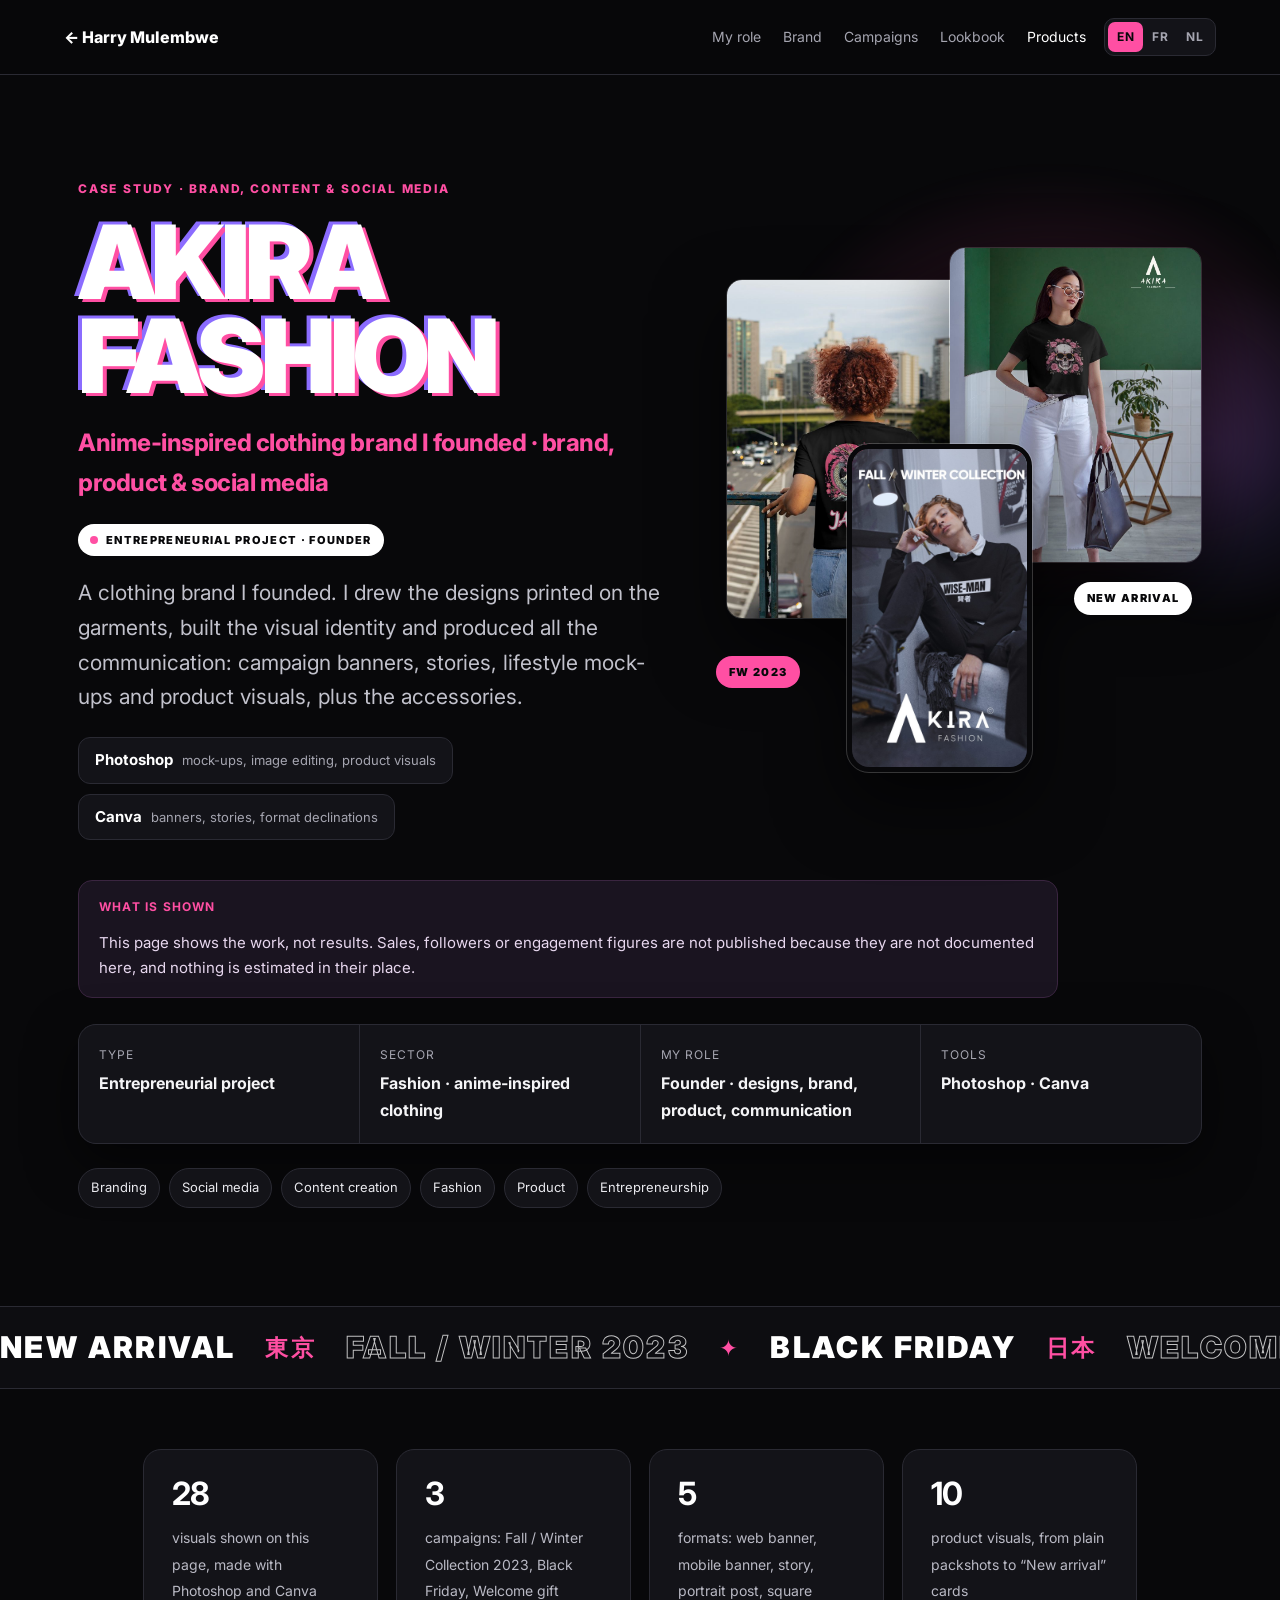
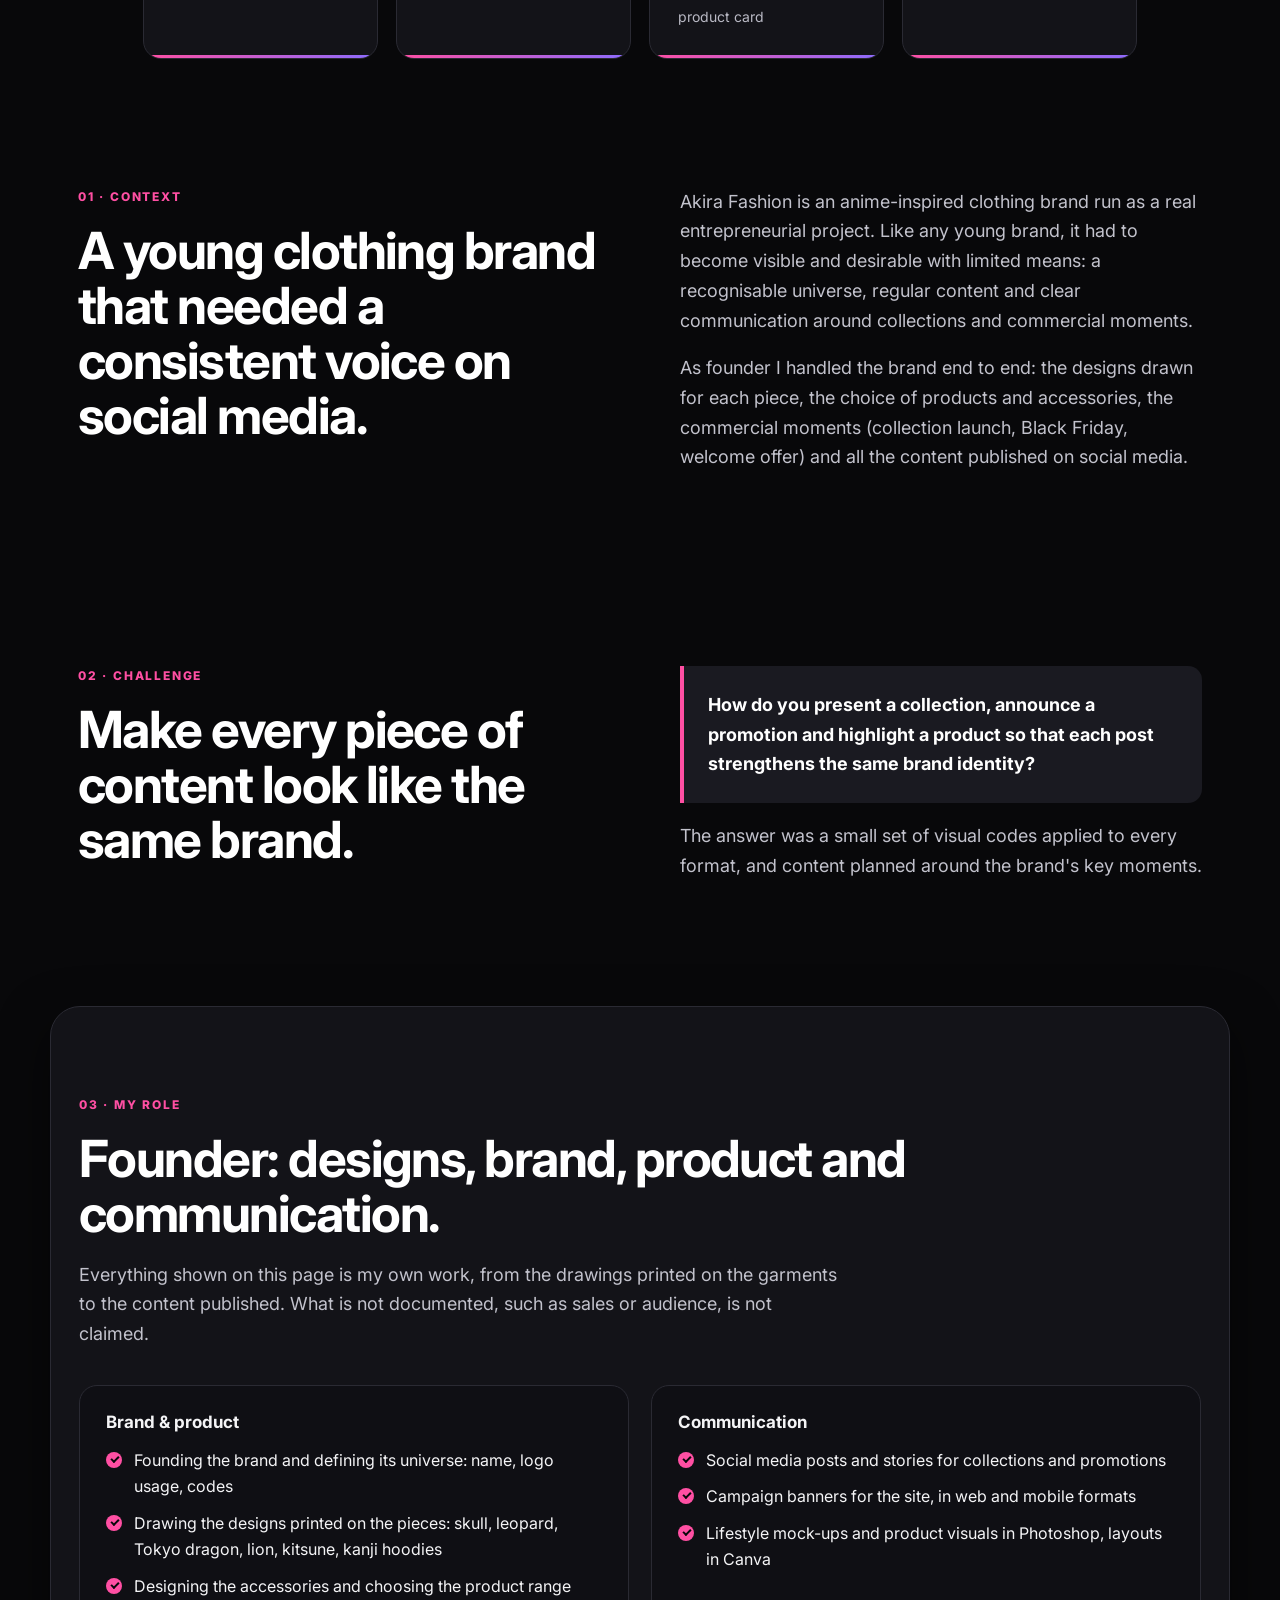
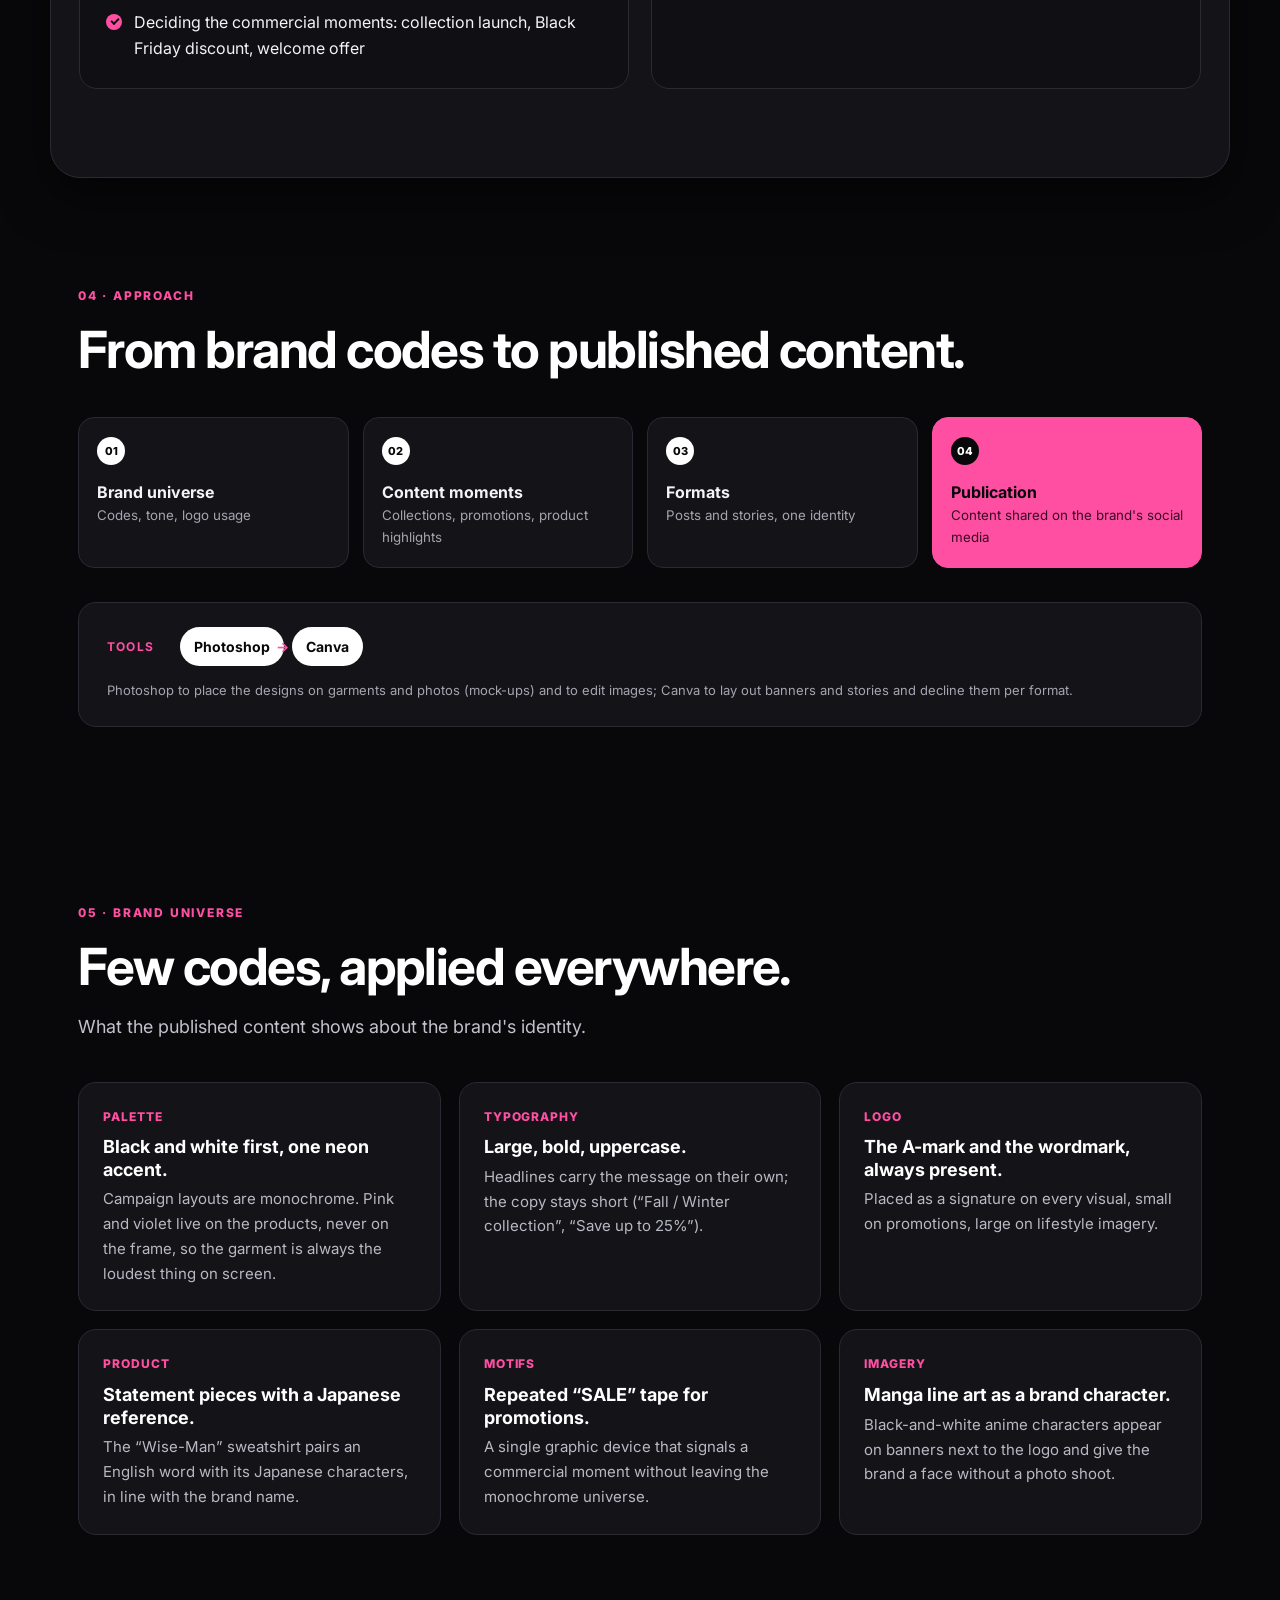
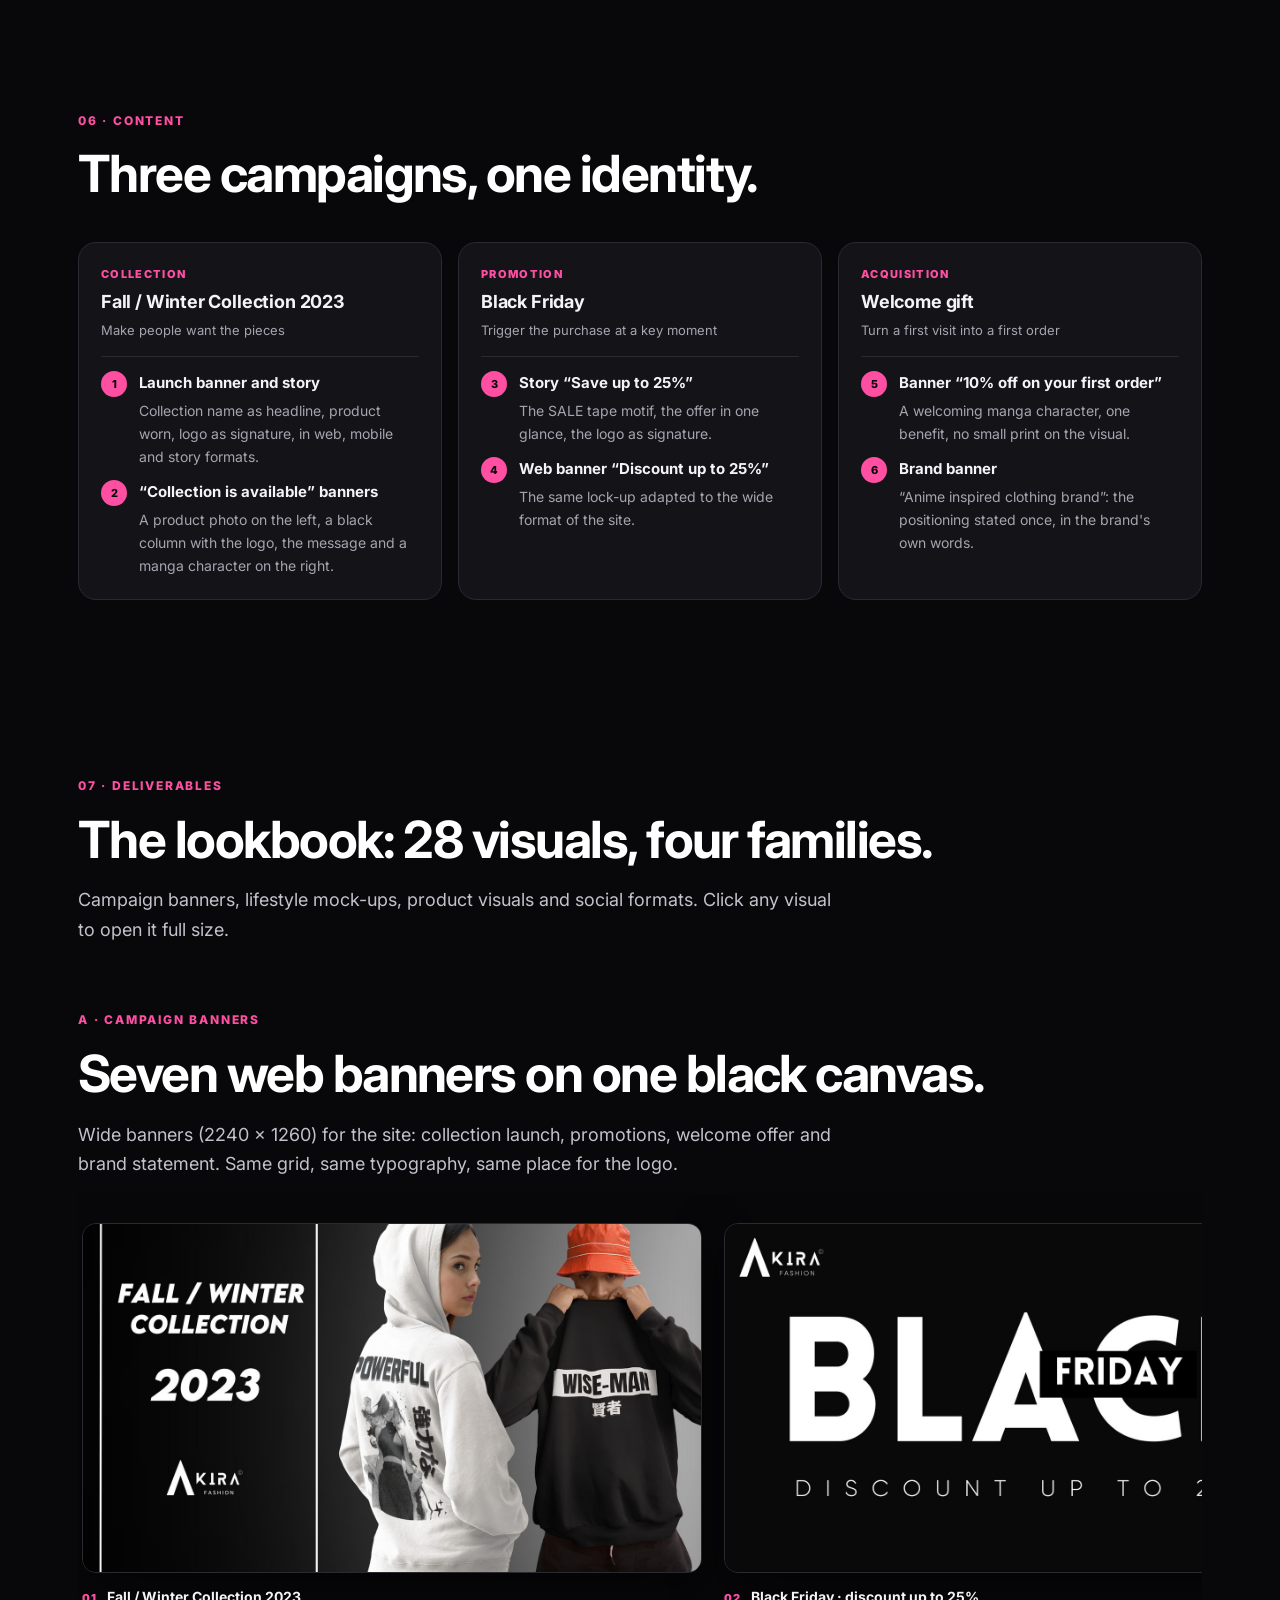
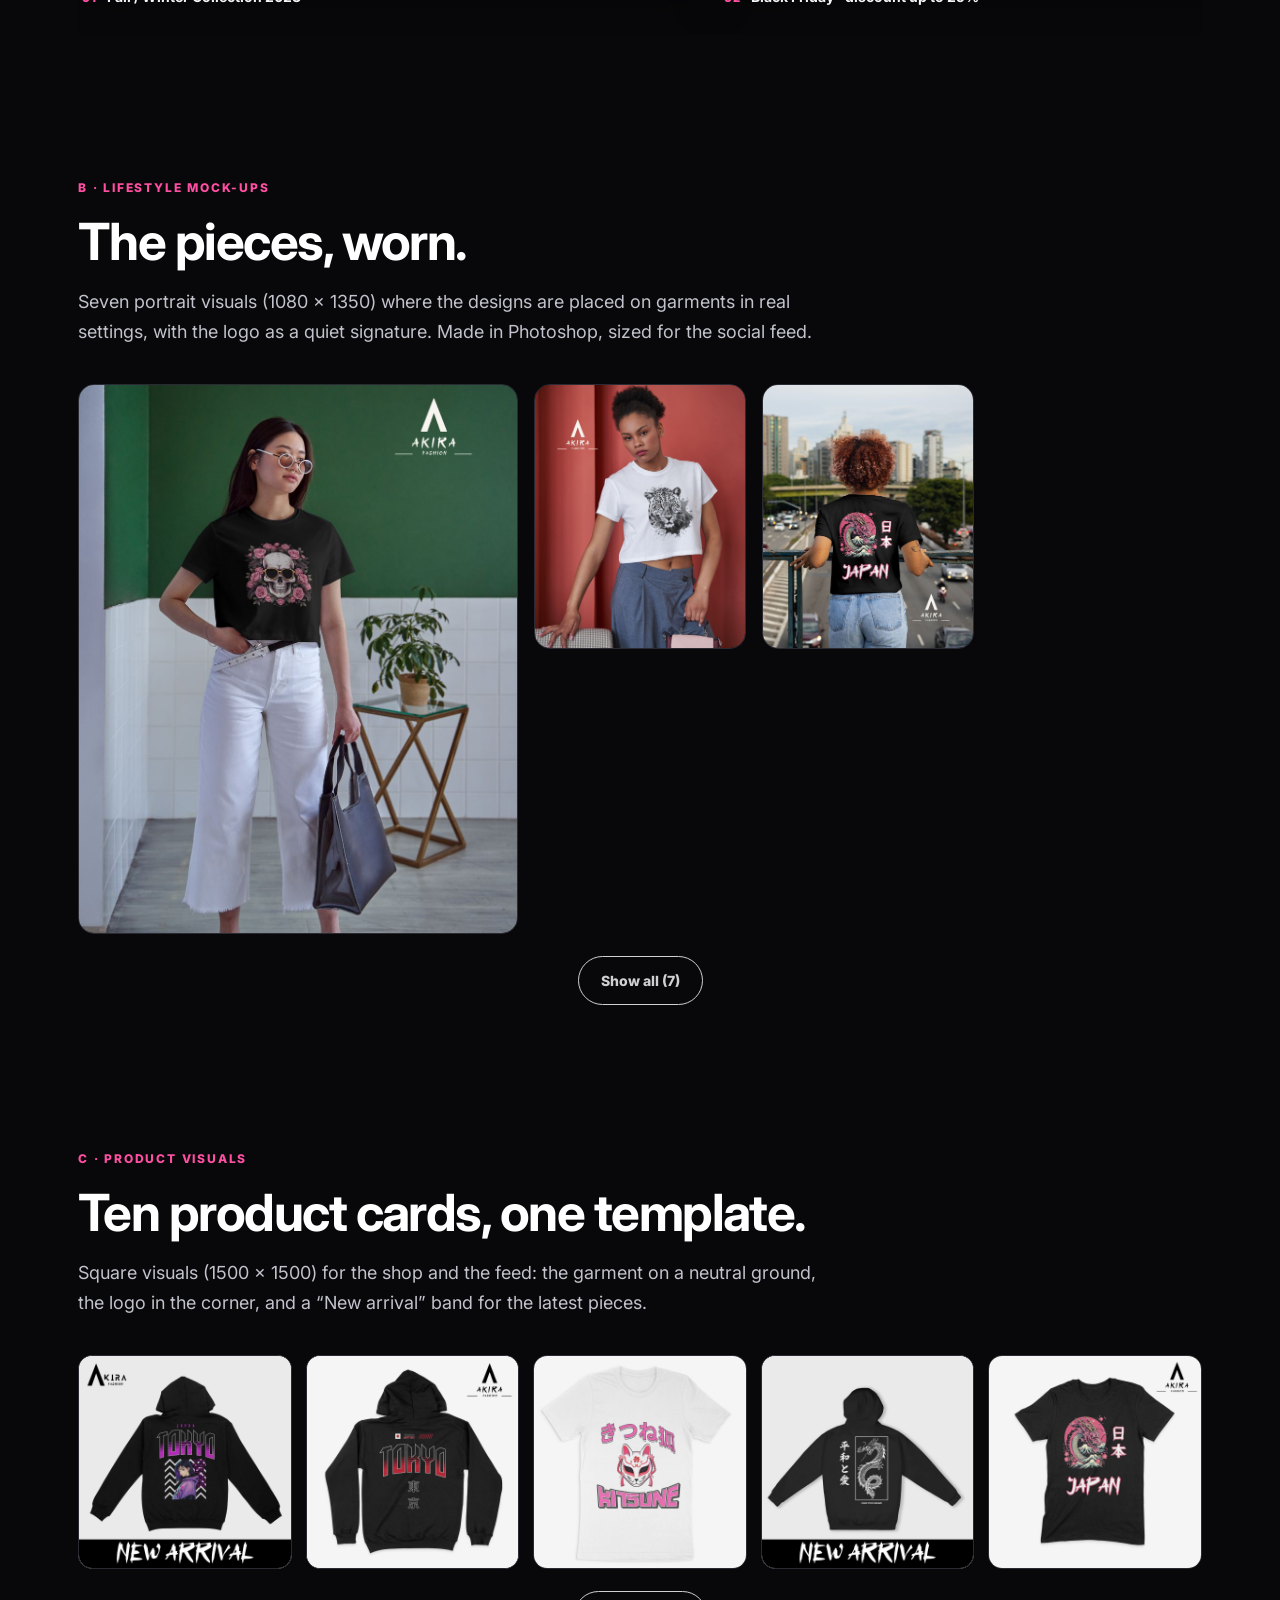
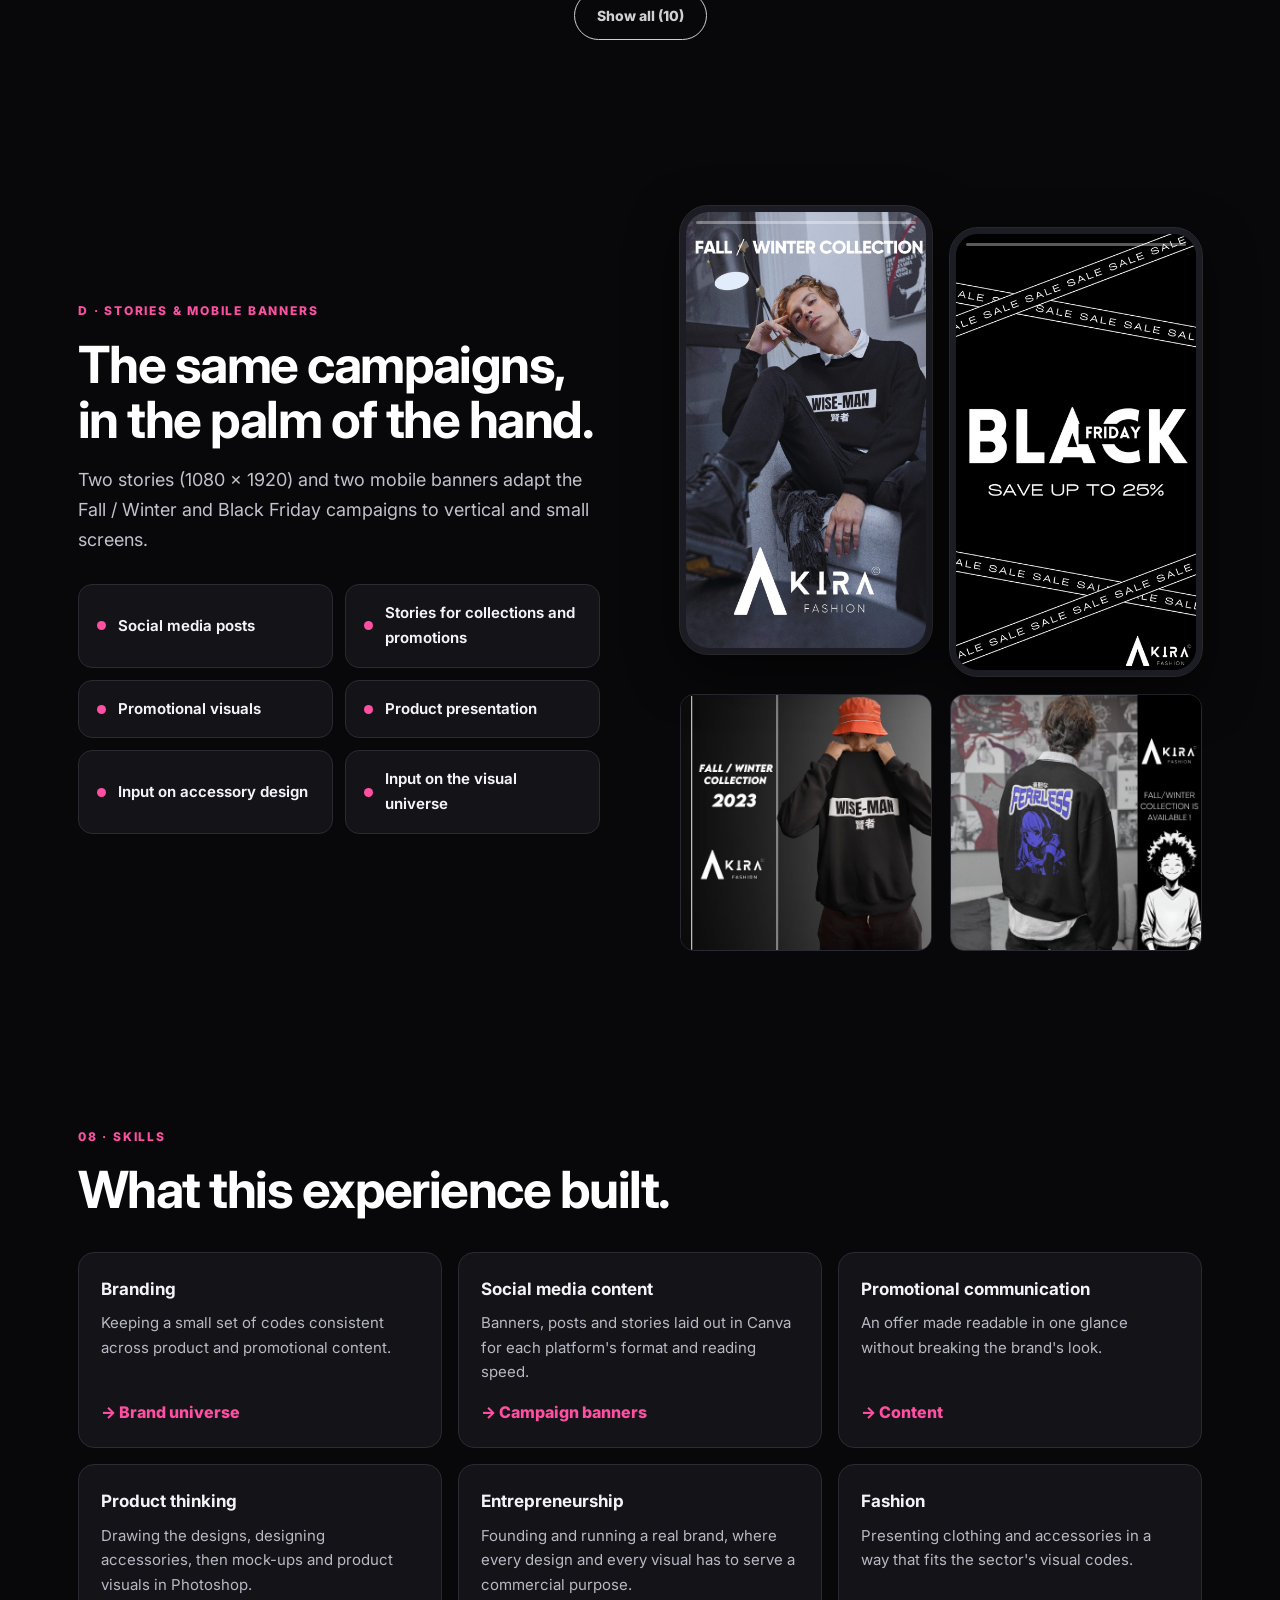
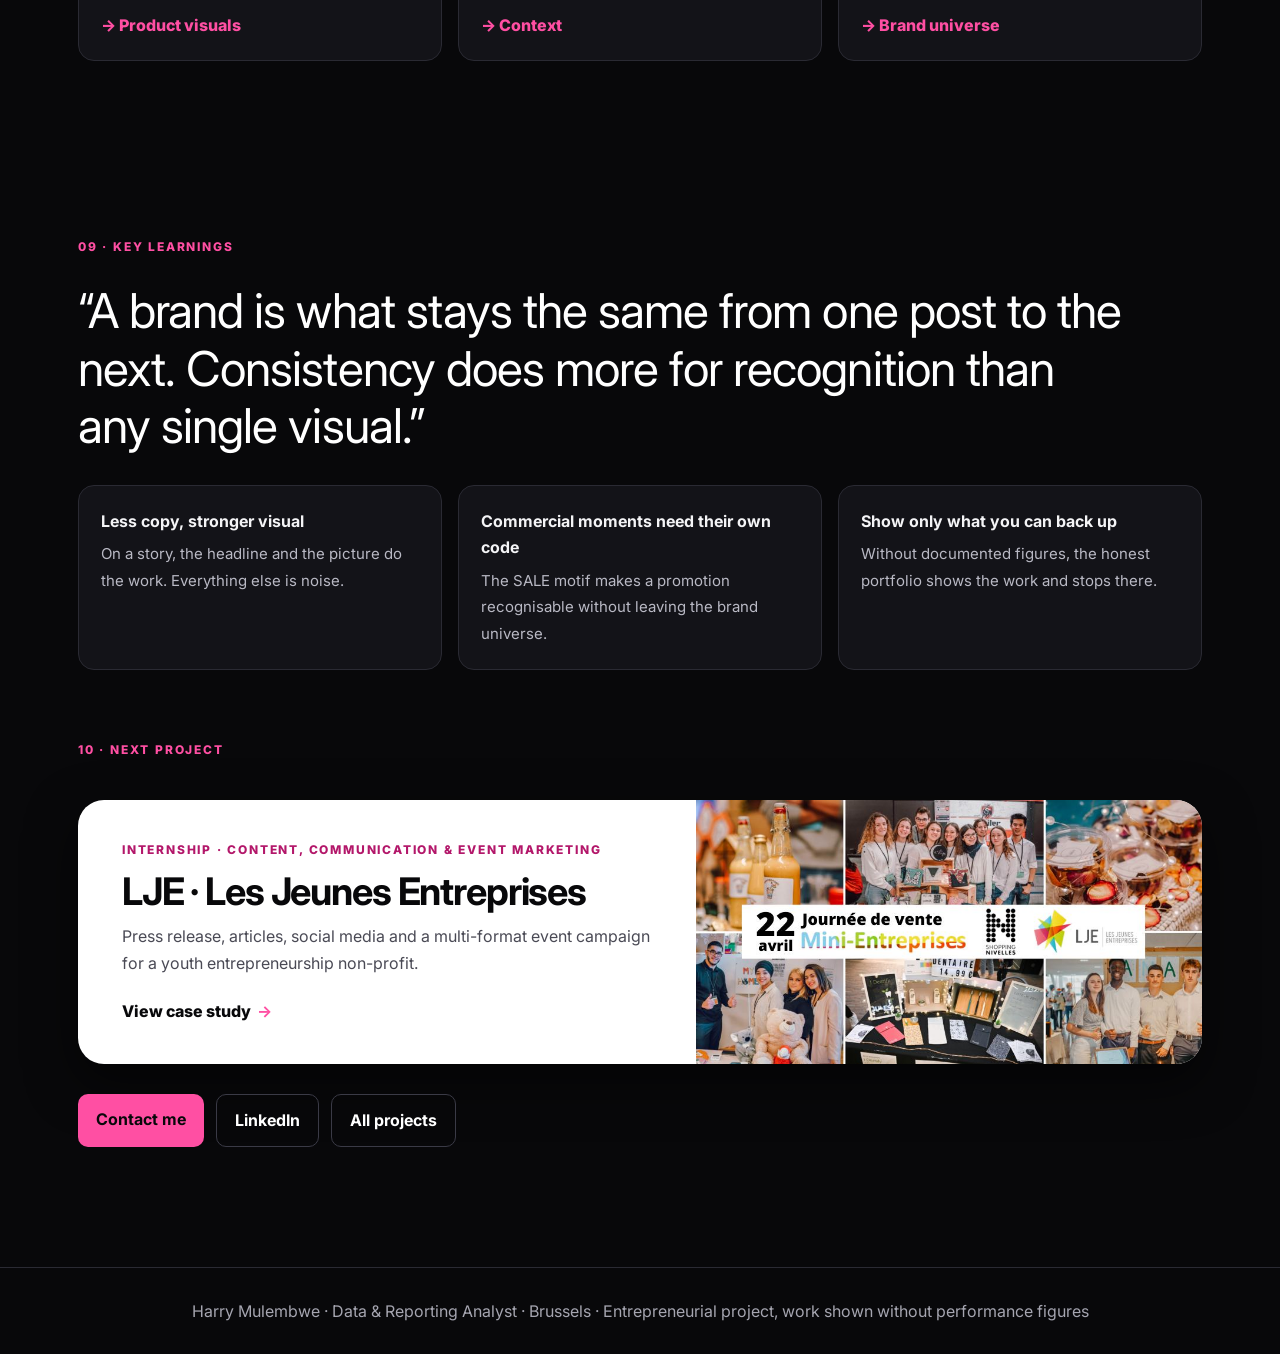
<file: projects/akira/index.html>
<!doctype html>
<html lang="en">
<head>
  <meta charset="utf-8" />
  <meta name="viewport" content="width=device-width, initial-scale=1" />
  <title data-i18n="meta.title">Akira Fashion Case Study | Harry Mulembwe</title>
  <meta name="description" content="Brand, content and social media work for Akira Fashion, a real entrepreneurial clothing brand: posts, stories, promotional visuals, accessories and visual universe." data-i18n-attr="content:meta.desc" />
  <meta name="theme-color" content="#0d2a45" />
  <link rel="canonical" href="https://harry-mulembwe.vercel.app/projects/akira/" />
  <link rel="alternate" hreflang="en" href="https://harry-mulembwe.vercel.app/projects/akira/?lang=en" />
  <link rel="alternate" hreflang="fr" href="https://harry-mulembwe.vercel.app/projects/akira/?lang=fr" />
  <link rel="alternate" hreflang="nl" href="https://harry-mulembwe.vercel.app/projects/akira/?lang=nl" />
  <link rel="alternate" hreflang="x-default" href="https://harry-mulembwe.vercel.app/projects/akira/" />
  <meta property="og:type" content="website" />
  <meta property="og:site_name" content="Harry Mulembwe" />
  <meta property="og:url" content="https://harry-mulembwe.vercel.app/projects/akira/" />
  <meta property="og:title" content="Akira Fashion Case Study | Harry Mulembwe" />
  <meta property="og:description" content="Brand, content and social media work for a real entrepreneurial clothing brand: posts, stories, promotional visuals and accessories." />
  <meta property="og:image" content="https://harry-mulembwe.vercel.app/assets/og/og-akira.jpg" />
  <meta property="og:image:width" content="1200" />
  <meta property="og:image:height" content="630" />
  <meta property="og:image:alt" content="Akira Fashion case study: brand, content and social media" />
  <meta property="og:locale" content="en_GB" />
  <meta property="og:locale:alternate" content="fr_BE" />
  <meta property="og:locale:alternate" content="nl_BE" />
  <meta name="twitter:card" content="summary_large_image" />
  <meta name="twitter:title" content="Akira Fashion Case Study | Harry Mulembwe" />
  <meta name="twitter:description" content="Brand, content and social media work for a real entrepreneurial clothing brand." />
  <meta name="twitter:image" content="https://harry-mulembwe.vercel.app/assets/og/og-akira.jpg" />
  <link rel="icon" href="../../assets/favicon.svg" type="image/svg+xml" />
  <script>
    (function(){var r=document.documentElement,l;r.classList.add('js');
    try{l=new URLSearchParams(location.search).get('lang')||localStorage.getItem('lang')}catch(e){}
    if(!l){var n=(navigator.language||'').slice(0,2).toLowerCase();l=(n==='fr'||n==='nl')?n:'en'}
    if(['en','fr','nl'].indexOf(l)<0)l='en';r.setAttribute('data-lang',l);
    if(l!=='en'){r.classList.add('i18n-pending');setTimeout(function(){r.classList.remove('i18n-pending')},1500)}})();
  </script>
  <link rel="preconnect" href="https://fonts.googleapis.com" />
  <link rel="preconnect" href="https://fonts.gstatic.com" crossorigin />
  <link href="https://fonts.googleapis.com/css2?family=Inter:wght@400;500;600;700;800;900&display=swap" rel="stylesheet" />
  <link rel="stylesheet" href="../../assets/marketing-case.css" />
  <link rel="stylesheet" href="styles.css" />
  <link rel="stylesheet" href="../../assets/common.css" />
</head>
<body class="akira">
  <div class="progress" aria-hidden="true"></div>
  <header class="topbar">
    <a class="brand" href="../../projects/">← <span class="brand-name">Harry Mulembwe</span></a>
    <div class="topbar-right">
      <nav>
        <a href="#role" data-i18n="nav.role">My role</a>
        <a href="#brand" data-i18n="nav.brand">Brand</a>
        <a href="#banners" data-i18n="nav.banners">Campaigns</a>
        <a href="#mockups" data-i18n="nav.mockups">Lookbook</a>
        <a href="#products" data-i18n="nav.products">Products</a>
      </nav>
      <div class="lang-switch" role="group" aria-label="Language" data-i18n-attr="aria-label:ui.lang">
        <button type="button" data-lang-btn="en" lang="en" title="English" aria-pressed="true">EN</button>
        <button type="button" data-lang-btn="fr" lang="fr" title="Français" aria-pressed="false">FR</button>
        <button type="button" data-lang-btn="nl" lang="nl" title="Nederlands" aria-pressed="false">NL</button>
      </div>
    </div>
  </header>

  <main id="top">
    <!-- HERO -->
    <section class="hero section ak-hero">
      <div class="ak-top">
        <div class="ak-text">
          <div class="eyebrow" data-i18n="hero.eyebrow">Case study · Brand, content &amp; social media</div>
          <h1 class="glitch" data-text="Akira Fashion">Akira Fashion</h1>
          <p class="hero-sub" data-i18n="hero.sub">Anime-inspired clothing brand I founded · brand, product &amp; social media</p>
          <span class="type-badge" data-i18n="hero.badge">Entrepreneurial project · founder</span>
          <p class="hero-copy" data-i18n="hero.copy">A clothing brand I founded. I drew the designs printed on the garments, built the visual identity and produced all the communication: campaign banners, stories, lifestyle mock-ups and product visuals, plus the accessories.</p>
          <ul class="tool-chips" aria-label="Tools" data-i18n-attr="aria-label:hero.toolsL">
            <li><b>Photoshop</b><span data-i18n="hero.t1">mock-ups, image editing, product visuals</span></li>
            <li><b>Canva</b><span data-i18n="hero.t2">banners, stories, format declinations</span></li>
          </ul>
        </div>
        <div class="ak-stack" aria-hidden="true">
          <img class="sk sk1" src="proof/mockup_03_japan_tee_back.jpg" alt="" width="900" height="1125" />
          <img class="sk sk2" src="proof/mockup_01_skull_tee.jpg" alt="" width="900" height="1125" />
          <img class="sk sk3" src="proof/akira_02_fall_winter_story.jpg" alt="" width="900" height="1600" />
          <span class="sk-tag t1">FW 2023</span><span class="sk-tag t2">New arrival</span>
        </div>
      </div>
      <p class="disclosure"><b data-i18n="hero.discL">What is shown</b><span data-i18n="hero.disc">This page shows the work, not results. Sales, followers or engagement figures are not published because they are not documented here, and nothing is estimated in their place.</span></p>
      <div class="meta-grid">
        <div><span data-i18n="m.type">Type</span><strong data-i18n="m.typeV">Entrepreneurial project</strong></div>
        <div><span data-i18n="m.sector">Sector</span><strong data-i18n="m.sectorV">Fashion · anime-inspired clothing</strong></div>
        <div><span data-i18n="m.scope">My role</span><strong data-i18n="m.scopeV">Founder · designs, brand, product, communication</strong></div>
        <div><span data-i18n="m.tools">Tools</span><strong>Photoshop · Canva</strong></div>
      </div>
      <div class="stack">
        <span data-i18n="tag.br">Branding</span><span data-i18n="tag.sm">Social media</span><span data-i18n="tag.cc">Content creation</span><span data-i18n="tag.fa">Fashion</span><span data-i18n="tag.pr">Product</span><span data-i18n="tag.en">Entrepreneurship</span>
      </div>
    </section>

    <div class="ak-ticker" aria-hidden="true">
      <div class="ak-track"><span>NEW ARRIVAL</span><i>東京</i><span>FALL / WINTER 2023</span><i>✦</i><span>BLACK FRIDAY</span><i>日本</i><span>WELCOME GIFT</span><i>✦</i><span>ANIME INSPIRED</span><i>静けさ</i></div>
      <div class="ak-track"><span>NEW ARRIVAL</span><i>東京</i><span>FALL / WINTER 2023</span><i>✦</i><span>BLACK FRIDAY</span><i>日本</i><span>WELCOME GIFT</span><i>✦</i><span>ANIME INSPIRED</span><i>静けさ</i></div>
    </div>

    <section class="stats section narrow">
      <article class="reveal" style="--i:0"><strong data-count="28">28</strong><span data-i18n="st.1">visuals shown on this page, made with Photoshop and Canva</span></article>
      <article class="reveal" style="--i:1"><strong data-count="3">3</strong><span data-i18n="st.2">campaigns: Fall / Winter Collection 2023, Black Friday, Welcome gift</span></article>
      <article class="reveal" style="--i:2"><strong data-count="5">5</strong><span data-i18n="st.3">formats: web banner, mobile banner, story, portrait post, square product card</span></article>
      <article class="reveal" style="--i:3"><strong data-count="10">10</strong><span data-i18n="st.4">product visuals, from plain packshots to “New arrival” cards</span></article>
    </section>

    <!-- 01 CONTEXT -->
    <section id="context" class="section split">
      <div>
        <div class="eyebrow" data-i18n="ctx.eyebrow">01 · Context</div>
        <h2 data-i18n="ctx.title">A young clothing brand that needed a consistent voice on social media.</h2>
      </div>
      <div class="prose">
        <p data-i18n="ctx.p1">Akira Fashion is an anime-inspired clothing brand run as a real entrepreneurial project. Like any young brand, it had to become visible and desirable with limited means: a recognisable universe, regular content and clear communication around collections and commercial moments.</p>
        <p data-i18n="ctx.p2">As founder I handled the brand end to end: the designs drawn for each piece, the choice of products and accessories, the commercial moments (collection launch, Black Friday, welcome offer) and all the content published on social media.</p>
      </div>
    </section>

    <!-- 02 CHALLENGE -->
    <section id="challenge" class="section split">
      <div>
        <div class="eyebrow" data-i18n="ch.eyebrow">02 · Challenge</div>
        <h2 data-i18n="ch.title">Make every piece of content look like the same brand.</h2>
      </div>
      <div class="prose">
        <p class="question" data-i18n="ch.q">How do you present a collection, announce a promotion and highlight a product so that each post strengthens the same brand identity?</p>
        <p data-i18n="ch.p">The answer was a small set of visual codes applied to every format, and content planned around the brand's key moments.</p>
      </div>
    </section>

    <!-- 03 MY ROLE -->
    <section id="role" class="section role-card">
      <div class="eyebrow" data-i18n="ro.eyebrow">03 · My role</div>
      <h2 data-i18n="ro.title">Founder: designs, brand, product and communication.</h2>
      <p class="lead-p" data-i18n="ro.p">Everything shown on this page is my own work, from the drawings printed on the garments to the content published. What is not documented, such as sales or audience, is not claimed.</p>
      <div class="two-col">
        <div>
          <h3 data-i18n="ro.aT">Brand &amp; product</h3>
          <ul class="ticks">
            <li data-i18n="ro.a1">Founding the brand and defining its universe: name, logo usage, codes</li>
            <li data-i18n="ro.a2">Drawing the designs printed on the pieces: skull, leopard, Tokyo dragon, lion, kitsune, kanji hoodies</li>
            <li data-i18n="ro.a3">Designing the accessories and choosing the product range</li>
            <li data-i18n="ro.a4">Deciding the commercial moments: collection launch, Black Friday discount, welcome offer</li>
          </ul>
        </div>
        <div>
          <h3 data-i18n="ro.bT">Communication</h3>
          <ul class="ticks">
            <li data-i18n="ro.b1">Social media posts and stories for collections and promotions</li>
            <li data-i18n="ro.b2">Campaign banners for the site, in web and mobile formats</li>
            <li data-i18n="ro.b3">Lifestyle mock-ups and product visuals in Photoshop, layouts in Canva</li>
          </ul>
        </div>
      </div>
    </section>

    <!-- 04 APPROACH -->
    <section id="approach" class="section">
      <div class="eyebrow" data-i18n="ap.eyebrow">04 · Approach</div>
      <h2 data-i18n="ap.title">From brand codes to published content.</h2>
      <ol class="chain reveal">
        <li><span>01</span><b data-i18n="ap.1">Brand universe</b><small data-i18n="ap.1s">Codes, tone, logo usage</small></li>
        <li><span>02</span><b data-i18n="ap.2">Content moments</b><small data-i18n="ap.2s">Collections, promotions, product highlights</small></li>
        <li><span>03</span><b data-i18n="ap.3">Formats</b><small data-i18n="ap.3s">Posts and stories, one identity</small></li>
        <li class="last"><span>04</span><b data-i18n="ap.4">Publication</b><small data-i18n="ap.4s">Content shared on the brand's social media</small></li>
      </ol>
      <div class="framework reveal">
        <b data-i18n="ap.fw">Tools</b>
        <ol><li>Photoshop</li><li>Canva</li></ol>
        <small data-i18n="ap.fws">Photoshop to place the designs on garments and photos (mock-ups) and to edit images; Canva to lay out banners and stories and decline them per format.</small>
      </div>
    </section>

    <!-- 05 BRAND CODES (insights) -->
    <section id="brand" class="section">
      <div class="eyebrow" data-i18n="br.eyebrow">05 · Brand universe</div>
      <h2 data-i18n="br.title">Few codes, applied everywhere.</h2>
      <p class="lead-p" data-i18n="br.p">What the published content shows about the brand's identity.</p>
      <div class="insights-grid">
        <article class="reveal" style="--i:0"><span data-i18n="br.1n">Palette</span><h3 data-i18n="br.1t">Black and white first, one neon accent.</h3><p data-i18n="br.1p">Campaign layouts are monochrome. Pink and violet live on the products, never on the frame, so the garment is always the loudest thing on screen.</p></article>
        <article class="reveal" style="--i:1"><span data-i18n="br.2n">Typography</span><h3 data-i18n="br.2t">Large, bold, uppercase.</h3><p data-i18n="br.2p">Headlines carry the message on their own; the copy stays short (“Fall / Winter collection”, “Save up to 25%”).</p></article>
        <article class="reveal" style="--i:2"><span data-i18n="br.3n">Logo</span><h3 data-i18n="br.3t">The A-mark and the wordmark, always present.</h3><p data-i18n="br.3p">Placed as a signature on every visual, small on promotions, large on lifestyle imagery.</p></article>
        <article class="reveal" style="--i:0"><span data-i18n="br.4n">Product</span><h3 data-i18n="br.4t">Statement pieces with a Japanese reference.</h3><p data-i18n="br.4p">The “Wise-Man” sweatshirt pairs an English word with its Japanese characters, in line with the brand name.</p></article>
        <article class="reveal" style="--i:1"><span data-i18n="br.5n">Motifs</span><h3 data-i18n="br.5t">Repeated “SALE” tape for promotions.</h3><p data-i18n="br.5p">A single graphic device that signals a commercial moment without leaving the monochrome universe.</p></article>
        <article class="reveal" style="--i:2"><span data-i18n="br.6n">Imagery</span><h3 data-i18n="br.6t">Manga line art as a brand character.</h3><p data-i18n="br.6p">Black-and-white anime characters appear on banners next to the logo and give the brand a face without a photo shoot.</p></article>
      </div>
    </section>

    <!-- 06 SOLUTION -->
    <section id="solution" class="section">
      <div class="eyebrow" data-i18n="so.eyebrow">06 · Content</div>
      <h2 data-i18n="so.title">Three campaigns, one identity.</h2>
      <div class="phases three">
        <div class="phase reveal" style="--i:0">
          <div class="phase-head"><span data-i18n="so.p1">Collection</span><b data-i18n="so.p1t">Fall / Winter Collection 2023</b><small data-i18n="so.p1s">Make people want the pieces</small></div>
          <ul class="recs">
            <li><i>1</i><div><b data-i18n="so.r1">Launch banner and story</b><p data-i18n="so.r1p">Collection name as headline, product worn, logo as signature, in web, mobile and story formats.</p></div></li>
            <li><i>2</i><div><b data-i18n="so.r2">“Collection is available” banners</b><p data-i18n="so.r2p">A product photo on the left, a black column with the logo, the message and a manga character on the right.</p></div></li>
          </ul>
        </div>
        <div class="phase reveal" style="--i:1">
          <div class="phase-head"><span data-i18n="so.p2">Promotion</span><b data-i18n="so.p2t">Black Friday</b><small data-i18n="so.p2s">Trigger the purchase at a key moment</small></div>
          <ul class="recs">
            <li><i>3</i><div><b data-i18n="so.r3">Story “Save up to 25%”</b><p data-i18n="so.r3p">The SALE tape motif, the offer in one glance, the logo as signature.</p></div></li>
            <li><i>4</i><div><b data-i18n="so.r4">Web banner “Discount up to 25%”</b><p data-i18n="so.r4p">The same lock-up adapted to the wide format of the site.</p></div></li>
          </ul>
        </div>
        <div class="phase reveal" style="--i:2">
          <div class="phase-head"><span data-i18n="so.p3">Acquisition</span><b data-i18n="so.p3t">Welcome gift</b><small data-i18n="so.p3s">Turn a first visit into a first order</small></div>
          <ul class="recs">
            <li><i>5</i><div><b data-i18n="so.r5">Banner “10% off on your first order”</b><p data-i18n="so.r5p">A welcoming manga character, one benefit, no small print on the visual.</p></div></li>
            <li><i>6</i><div><b data-i18n="so.r6">Brand banner</b><p data-i18n="so.r6p">“Anime inspired clothing brand”: the positioning stated once, in the brand's own words.</p></div></li>
          </ul>
        </div>
      </div>
    </section>

    <!-- 07 DELIVERABLES -->
    <section id="deliverables" class="section ak-intro">
      <div class="eyebrow" data-i18n="de.eyebrow">07 · Deliverables</div>
      <h2 data-i18n="de.title">The lookbook: 28 visuals, four families.</h2>
      <p class="lead-p" data-i18n="de.p">Campaign banners, lifestyle mock-ups, product visuals and social formats. Click any visual to open it full size.</p>
    </section>

    <section id="banners" class="section ak-sec">
      <div class="eyebrow" data-i18n="bn.n">A · Campaign banners</div>
      <h2 data-i18n="bn.t">Seven web banners on one black canvas.</h2>
      <p class="lead-p" data-i18n="bn.p">Wide banners (2240 × 1260) for the site: collection launch, promotions, welcome offer and brand statement. Same grid, same typography, same place for the logo.</p>
      <div class="ak-rail" tabindex="0" aria-label="Campaign banners" data-i18n-attr="aria-label:bn.railL">
        <a class="ak-banner reveal" style="--i:0" href="proof/banner_01_fw_collection_2023.jpg" target="_blank" rel="noopener"><img src="proof/banner_01_fw_collection_2023.jpg" alt="Fall / Winter Collection 2023" data-i18n-attr="alt:bn.1" loading="lazy" width="1400" height="788" /><span><b>01</b><i data-i18n="bn.1">Fall / Winter Collection 2023</i></span></a>
        <a class="ak-banner reveal" style="--i:1" href="proof/banner_02_black_friday.jpg" target="_blank" rel="noopener"><img src="proof/banner_02_black_friday.jpg" alt="Black Friday · discount up to 25%" data-i18n-attr="alt:bn.2" loading="lazy" width="1400" height="788" /><span><b>02</b><i data-i18n="bn.2">Black Friday · discount up to 25%</i></span></a>
        <a class="ak-banner reveal" style="--i:2" href="proof/banner_03_welcome_gift.jpg" target="_blank" rel="noopener"><img src="proof/banner_03_welcome_gift.jpg" alt="Welcome gift · 10% off on the first order" data-i18n-attr="alt:bn.3" loading="lazy" width="1400" height="788" /><span><b>03</b><i data-i18n="bn.3">Welcome gift · 10% off on the first order</i></span></a>
        <a class="ak-banner reveal" style="--i:0" href="proof/banner_04_fw_available_fearless.jpg" target="_blank" rel="noopener"><img src="proof/banner_04_fw_available_fearless.jpg" alt="Fall / Winter collection is available · Fearless" data-i18n-attr="alt:bn.4" loading="lazy" width="1400" height="788" /><span><b>04</b><i data-i18n="bn.4">Fall / Winter collection is available · Fearless</i></span></a>
        <a class="ak-banner reveal" style="--i:1" href="proof/banner_05_fw_available_serenity.jpg" target="_blank" rel="noopener"><img src="proof/banner_05_fw_available_serenity.jpg" alt="Fall / Winter collection is available · Serenity" data-i18n-attr="alt:bn.5" loading="lazy" width="1400" height="788" /><span><b>05</b><i data-i18n="bn.5">Fall / Winter collection is available · Serenity</i></span></a>
        <a class="ak-banner reveal" style="--i:2" href="proof/banner_06_brand_anime_inspired.jpg" target="_blank" rel="noopener"><img src="proof/banner_06_brand_anime_inspired.jpg" alt="Brand banner · Anime inspired clothing brand" data-i18n-attr="alt:bn.6" loading="lazy" width="1400" height="788" /><span><b>06</b><i data-i18n="bn.6">Brand banner · Anime inspired clothing brand</i></span></a>
        <a class="ak-banner reveal" style="--i:0" href="proof/banner_07_characters.jpg" target="_blank" rel="noopener"><img src="proof/banner_07_characters.jpg" alt="Character line-up" data-i18n-attr="alt:bn.7" loading="lazy" width="1400" height="788" /><span><b>07</b><i data-i18n="bn.7">Character line-up</i></span></a>
      </div>
    </section>

    <section id="mockups" class="section ak-sec">
      <div class="eyebrow" data-i18n="lk.n">B · Lifestyle mock-ups</div>
      <h2 data-i18n="lk.t">The pieces, worn.</h2>
      <p class="lead-p" data-i18n="lk.p">Seven portrait visuals (1080 × 1350) where the designs are placed on garments in real settings, with the logo as a quiet signature. Made in Photoshop, sized for the social feed.</p>
      <div class="ak-look" data-collapse="3" data-more="Show all" data-less="Show less" data-i18n-attr="data-more:ui.more;data-less:ui.less">
        <a class="look reveal" style="--i:0" href="proof/mockup_01_skull_tee.jpg" target="_blank" rel="noopener"><img src="proof/mockup_01_skull_tee.jpg" alt="Akira Fashion lifestyle mock-up" data-i18n-attr="alt:lk.alt" loading="lazy" width="900" height="1125" /></a>
        <a class="look reveal" style="--i:1" href="proof/mockup_02_leopard_tee.jpg" target="_blank" rel="noopener"><img src="proof/mockup_02_leopard_tee.jpg" alt="Akira Fashion lifestyle mock-up" data-i18n-attr="alt:lk.alt" loading="lazy" width="900" height="1125" /></a>
        <a class="look reveal" style="--i:2" href="proof/mockup_03_japan_tee_back.jpg" target="_blank" rel="noopener"><img src="proof/mockup_03_japan_tee_back.jpg" alt="Akira Fashion lifestyle mock-up" data-i18n-attr="alt:lk.alt" loading="lazy" width="900" height="1125" /></a>
        <a class="look reveal" style="--i:3" href="proof/mockup_04_sunset_tee.jpg" target="_blank" rel="noopener"><img src="proof/mockup_04_sunset_tee.jpg" alt="Akira Fashion lifestyle mock-up" data-i18n-attr="alt:lk.alt" loading="lazy" width="900" height="1125" /></a>
        <a class="look reveal" style="--i:0" href="proof/mockup_05_tokyo_dragon_tee.jpg" target="_blank" rel="noopener"><img src="proof/mockup_05_tokyo_dragon_tee.jpg" alt="Akira Fashion lifestyle mock-up" data-i18n-attr="alt:lk.alt" loading="lazy" width="900" height="1125" /></a>
        <a class="look reveal" style="--i:1" href="proof/mockup_06_tokyo_dragon_hanger.jpg" target="_blank" rel="noopener"><img src="proof/mockup_06_tokyo_dragon_hanger.jpg" alt="Akira Fashion lifestyle mock-up" data-i18n-attr="alt:lk.alt" loading="lazy" width="900" height="1125" /></a>
        <a class="look reveal" style="--i:2" href="proof/mockup_07_lion_tee.jpg" target="_blank" rel="noopener"><img src="proof/mockup_07_lion_tee.jpg" alt="Akira Fashion lifestyle mock-up" data-i18n-attr="alt:lk.alt" loading="lazy" width="900" height="1125" /></a>
      </div>
    </section>

    <section id="products" class="section ak-sec">
      <div class="eyebrow" data-i18n="pd.n">C · Product visuals</div>
      <h2 data-i18n="pd.t">Ten product cards, one template.</h2>
      <p class="lead-p" data-i18n="pd.p">Square visuals (1500 × 1500) for the shop and the feed: the garment on a neutral ground, the logo in the corner, and a “New arrival” band for the latest pieces.</p>
      <div class="ak-prod" data-collapse="5" data-more="Show all" data-less="Show less" data-i18n-attr="data-more:ui.more;data-less:ui.less">
        <a class="prod reveal" style="--i:0" href="proof/product_06_new_arrival_tokyo_anime.jpg" target="_blank" rel="noopener"><img src="proof/product_06_new_arrival_tokyo_anime.jpg" alt="Akira Fashion product visual" data-i18n-attr="alt:pd.alt" loading="lazy" width="900" height="900" /></a>
        <a class="prod reveal" style="--i:1" href="proof/product_02_tokyo_hoodie.jpg" target="_blank" rel="noopener"><img src="proof/product_02_tokyo_hoodie.jpg" alt="Akira Fashion product visual" data-i18n-attr="alt:pd.alt" loading="lazy" width="900" height="900" /></a>
        <a class="prod reveal" style="--i:2" href="proof/product_10_kitsune_tee.jpg" target="_blank" rel="noopener"><img src="proof/product_10_kitsune_tee.jpg" alt="Akira Fashion product visual" data-i18n-attr="alt:pd.alt" loading="lazy" width="900" height="900" /></a>
        <a class="prod reveal" style="--i:3" href="proof/product_07_new_arrival_dragon.jpg" target="_blank" rel="noopener"><img src="proof/product_07_new_arrival_dragon.jpg" alt="Akira Fashion product visual" data-i18n-attr="alt:pd.alt" loading="lazy" width="900" height="900" /></a>
        <a class="prod reveal" style="--i:4" href="proof/product_03_japan_dragon_tee.jpg" target="_blank" rel="noopener"><img src="proof/product_03_japan_dragon_tee.jpg" alt="Akira Fashion product visual" data-i18n-attr="alt:pd.alt" loading="lazy" width="900" height="900" /></a>
        <a class="prod reveal" style="--i:0" href="proof/product_05_osaka_hoodie.jpg" target="_blank" rel="noopener"><img src="proof/product_05_osaka_hoodie.jpg" alt="Akira Fashion product visual" data-i18n-attr="alt:pd.alt" loading="lazy" width="900" height="900" /></a>
        <a class="prod reveal" style="--i:1" href="proof/product_09_new_arrival_serenity_back.jpg" target="_blank" rel="noopener"><img src="proof/product_09_new_arrival_serenity_back.jpg" alt="Akira Fashion product visual" data-i18n-attr="alt:pd.alt" loading="lazy" width="900" height="900" /></a>
        <a class="prod reveal" style="--i:2" href="proof/product_01_tokyo_kanji_hoodie.jpg" target="_blank" rel="noopener"><img src="proof/product_01_tokyo_kanji_hoodie.jpg" alt="Akira Fashion product visual" data-i18n-attr="alt:pd.alt" loading="lazy" width="900" height="900" /></a>
        <a class="prod reveal" style="--i:3" href="proof/product_04_japan_dragon_tee_worn.jpg" target="_blank" rel="noopener"><img src="proof/product_04_japan_dragon_tee_worn.jpg" alt="Akira Fashion product visual" data-i18n-attr="alt:pd.alt" loading="lazy" width="900" height="900" /></a>
        <a class="prod reveal" style="--i:4" href="proof/product_08_new_arrival_serenity_front.jpg" target="_blank" rel="noopener"><img src="proof/product_08_new_arrival_serenity_front.jpg" alt="Akira Fashion product visual" data-i18n-attr="alt:pd.alt" loading="lazy" width="900" height="900" /></a>
      </div>
    </section>

    <section id="social" class="section ak-sec">
      <div class="split">
        <div>
          <div class="eyebrow" data-i18n="sc.n">D · Stories &amp; mobile banners</div>
          <h2 data-i18n="sc.t">The same campaigns, in the palm of the hand.</h2>
          <p class="lead-p" data-i18n="sc.p">Two stories (1080 × 1920) and two mobile banners adapt the Fall / Winter and Black Friday campaigns to vertical and small screens.</p>
          <ul class="deliv-list">
            <li data-i18n="de.l1">Social media posts</li>
            <li data-i18n="de.l2">Stories for collections and promotions</li>
            <li data-i18n="de.l3">Promotional visuals</li>
            <li data-i18n="de.l4">Product presentation</li>
            <li data-i18n="de.l5">Input on accessory design</li>
            <li data-i18n="de.l6">Input on the visual universe</li>
          </ul>
        </div>
        <div class="ak-social">
          <a class="phone reveal" style="--i:0" href="proof/akira_02_fall_winter_story.jpg" target="_blank" rel="noopener"><img src="proof/akira_02_fall_winter_story.jpg" alt="Akira Fashion story: Fall / Winter collection" data-i18n-attr="alt:de.e1a" loading="lazy" width="900" height="1600" /></a>
          <a class="phone reveal" style="--i:1" href="proof/akira_01_black_friday_story.jpg" target="_blank" rel="noopener"><img src="proof/akira_01_black_friday_story.jpg" alt="Akira Fashion story: Black Friday, save up to 25%" data-i18n-attr="alt:de.e2a" loading="lazy" width="900" height="1600" /></a>
          <a class="mob reveal" style="--i:2" href="proof/mobile_01_fw_collection_2023.jpg" target="_blank" rel="noopener"><img src="proof/mobile_01_fw_collection_2023.jpg" alt="Mobile banner: Fall / Winter Collection 2023" data-i18n-attr="alt:sc.a1" loading="lazy" width="540" height="550" /></a>
          <a class="mob reveal" style="--i:3" href="proof/mobile_03_fw_available.jpg" target="_blank" rel="noopener"><img src="proof/mobile_03_fw_available.jpg" alt="Mobile banner: Fall / Winter collection is available" data-i18n-attr="alt:sc.a2" loading="lazy" width="540" height="550" /></a>
        </div>
      </div>
    </section>

    <!-- 08 SKILLS -->
    <section id="skills" class="section">
      <div class="eyebrow" data-i18n="sk.eyebrow">08 · Skills</div>
      <h2 data-i18n="sk.title">What this experience built.</h2>
      <div class="claims">
        <article><b data-i18n="sk.1t">Branding</b><p data-i18n="sk.1">Keeping a small set of codes consistent across product and promotional content.</p><a href="#brand" data-i18n="sk.1l">→ Brand universe</a></article>
        <article><b data-i18n="sk.2t">Social media content</b><p data-i18n="sk.2">Banners, posts and stories laid out in Canva for each platform's format and reading speed.</p><a href="#banners" data-i18n="sk.2l">→ Campaign banners</a></article>
        <article><b data-i18n="sk.3t">Promotional communication</b><p data-i18n="sk.3">An offer made readable in one glance without breaking the brand's look.</p><a href="#solution" data-i18n="sk.3l">→ Content</a></article>
        <article><b data-i18n="sk.4t">Product thinking</b><p data-i18n="sk.4">Drawing the designs, designing accessories, then mock-ups and product visuals in Photoshop.</p><a href="#products" data-i18n="sk.4l">→ Product visuals</a></article>
        <article><b data-i18n="sk.5t">Entrepreneurship</b><p data-i18n="sk.5">Founding and running a real brand, where every design and every visual has to serve a commercial purpose.</p><a href="#context" data-i18n="sk.5l">→ Context</a></article>
        <article><b data-i18n="sk.6t">Fashion</b><p data-i18n="sk.6">Presenting clothing and accessories in a way that fits the sector's visual codes.</p><a href="#brand" data-i18n="sk.6l">→ Brand universe</a></article>
      </div>
    </section>

    <!-- 09 KEY LEARNINGS + 10 NEXT -->
    <section id="learned" class="section takeaway">
      <div class="eyebrow" data-i18n="le.eyebrow">09 · Key learnings</div>
      <blockquote data-i18n="le.quote">“A brand is what stays the same from one post to the next. Consistency does more for recognition than any single visual.”</blockquote>
      <ul class="learn-list reveal">
        <li><b data-i18n="le.1t">Less copy, stronger visual</b><span data-i18n="le.1">On a story, the headline and the picture do the work. Everything else is noise.</span></li>
        <li><b data-i18n="le.2t">Commercial moments need their own code</b><span data-i18n="le.2">The SALE motif makes a promotion recognisable without leaving the brand universe.</span></li>
        <li><b data-i18n="le.3t">Show only what you can back up</b><span data-i18n="le.3">Without documented figures, the honest portfolio shows the work and stops there.</span></li>
      </ul>

      <div class="eyebrow" style="margin-top:70px" data-i18n="nx.eyebrow">10 · Next project</div>
      <a class="next-card reveal" href="../lje/index.html">
        <div>
          <span class="eyebrow" data-i18n="nx.kicker">Internship · Content, communication &amp; event marketing</span>
          <h3>LJE · Les Jeunes Entreprises</h3>
          <p data-i18n="nx.p">Press release, articles, social media and a multi-format event campaign for a youth entrepreneurship non-profit.</p>
          <span class="go" data-i18n="nx.go">View case study<b>→</b></span>
        </div>
        <figure><img src="../lje/proof/salesday_01_banner_3840x1080.jpg" alt="Mini-Entreprises Sales Day campaign, wide screen format" data-i18n-attr="alt:nx.alt" loading="lazy" width="1600" height="450" /></figure>
      </a>
      <div class="cta-row">
        <a class="btn" href="mailto:Harrymulembwe09@gmail.com" data-i18n="le.contact">Contact me</a>
        <a class="btn ghost" href="https://linkedin.com/in/harry-mulembwe" target="_blank" rel="noopener">LinkedIn</a>
        <a class="btn ghost" href="../../projects/" data-i18n="le.all">All projects</a>
      </div>
    </section>
  </main>

  <footer data-i18n="footer">Harry Mulembwe · Data &amp; Reporting Analyst · Brussels · Entrepreneurial project, work shown without performance figures</footer>

  <script src="../../assets/i18n/akira.js"></script>
  <script src="../../assets/i18n.js"></script>
  <script src="../../assets/site.js"></script>
</body>
</html>
</file>
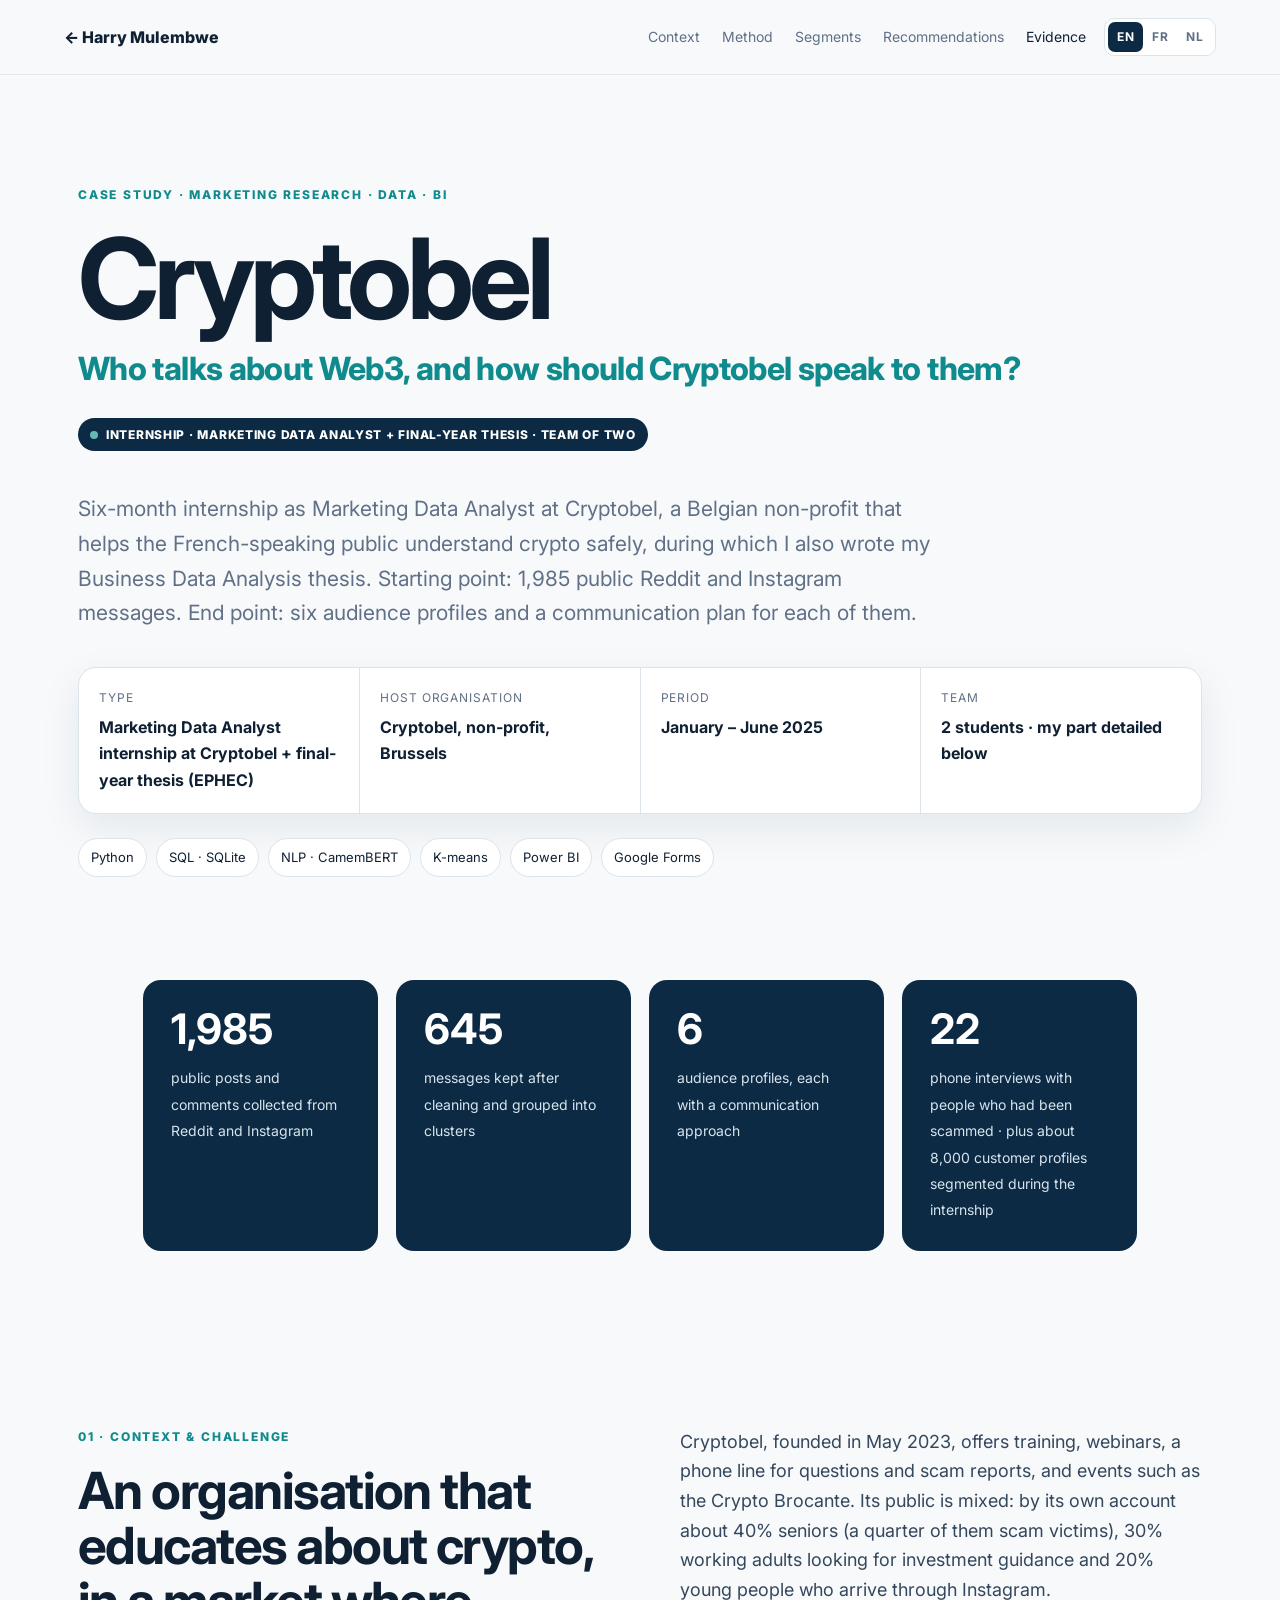
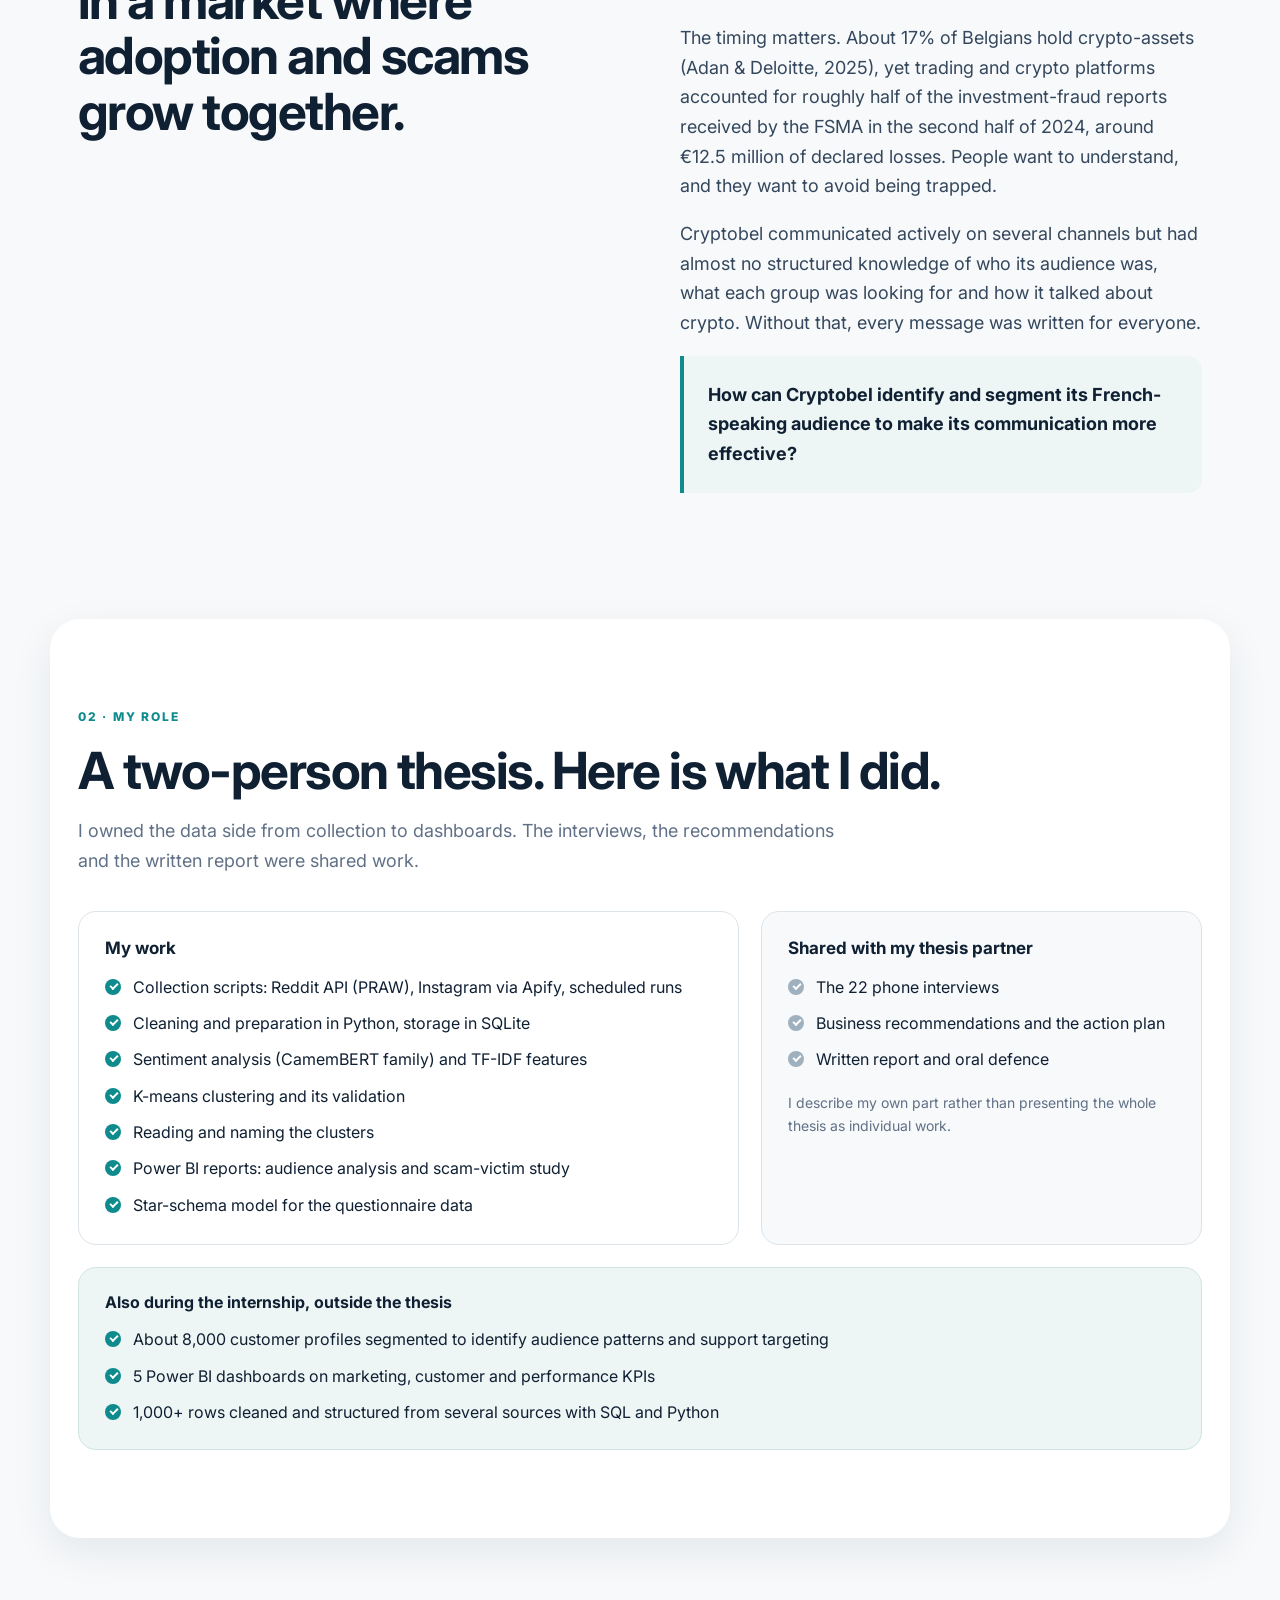
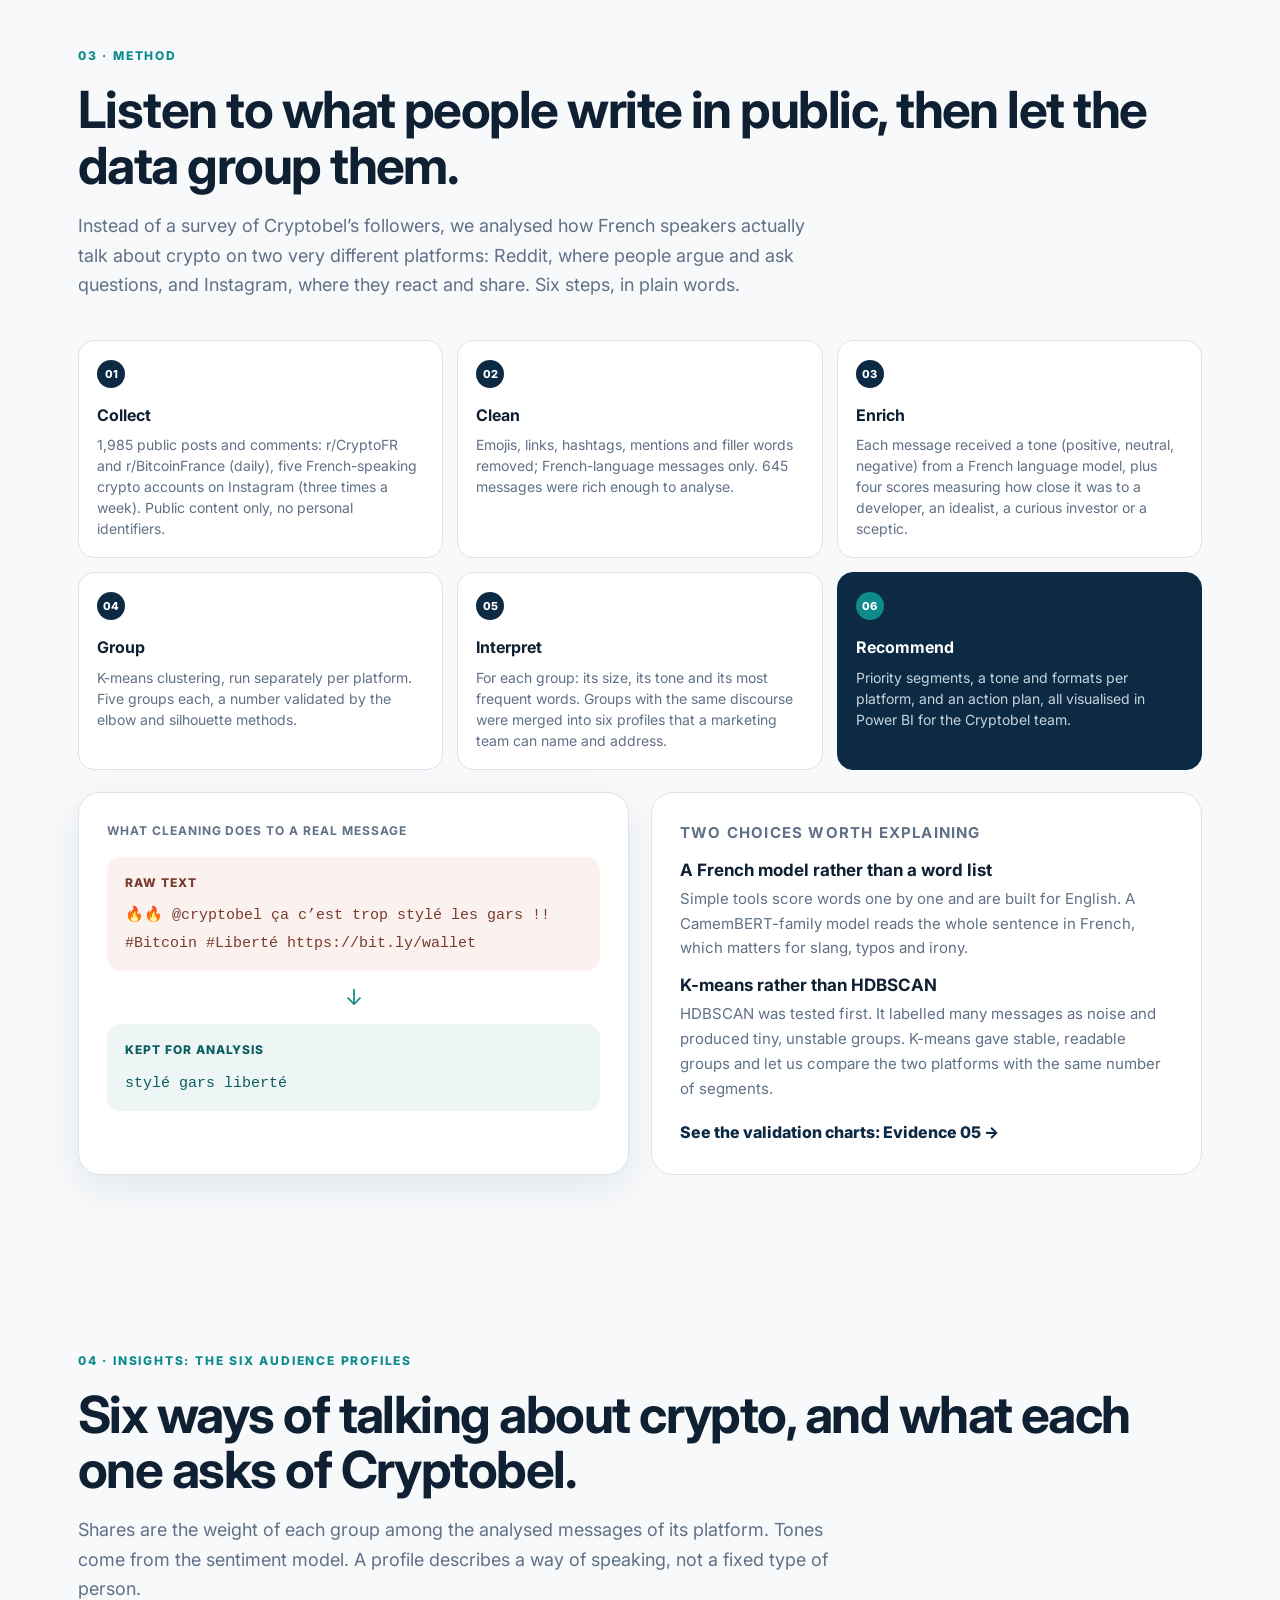
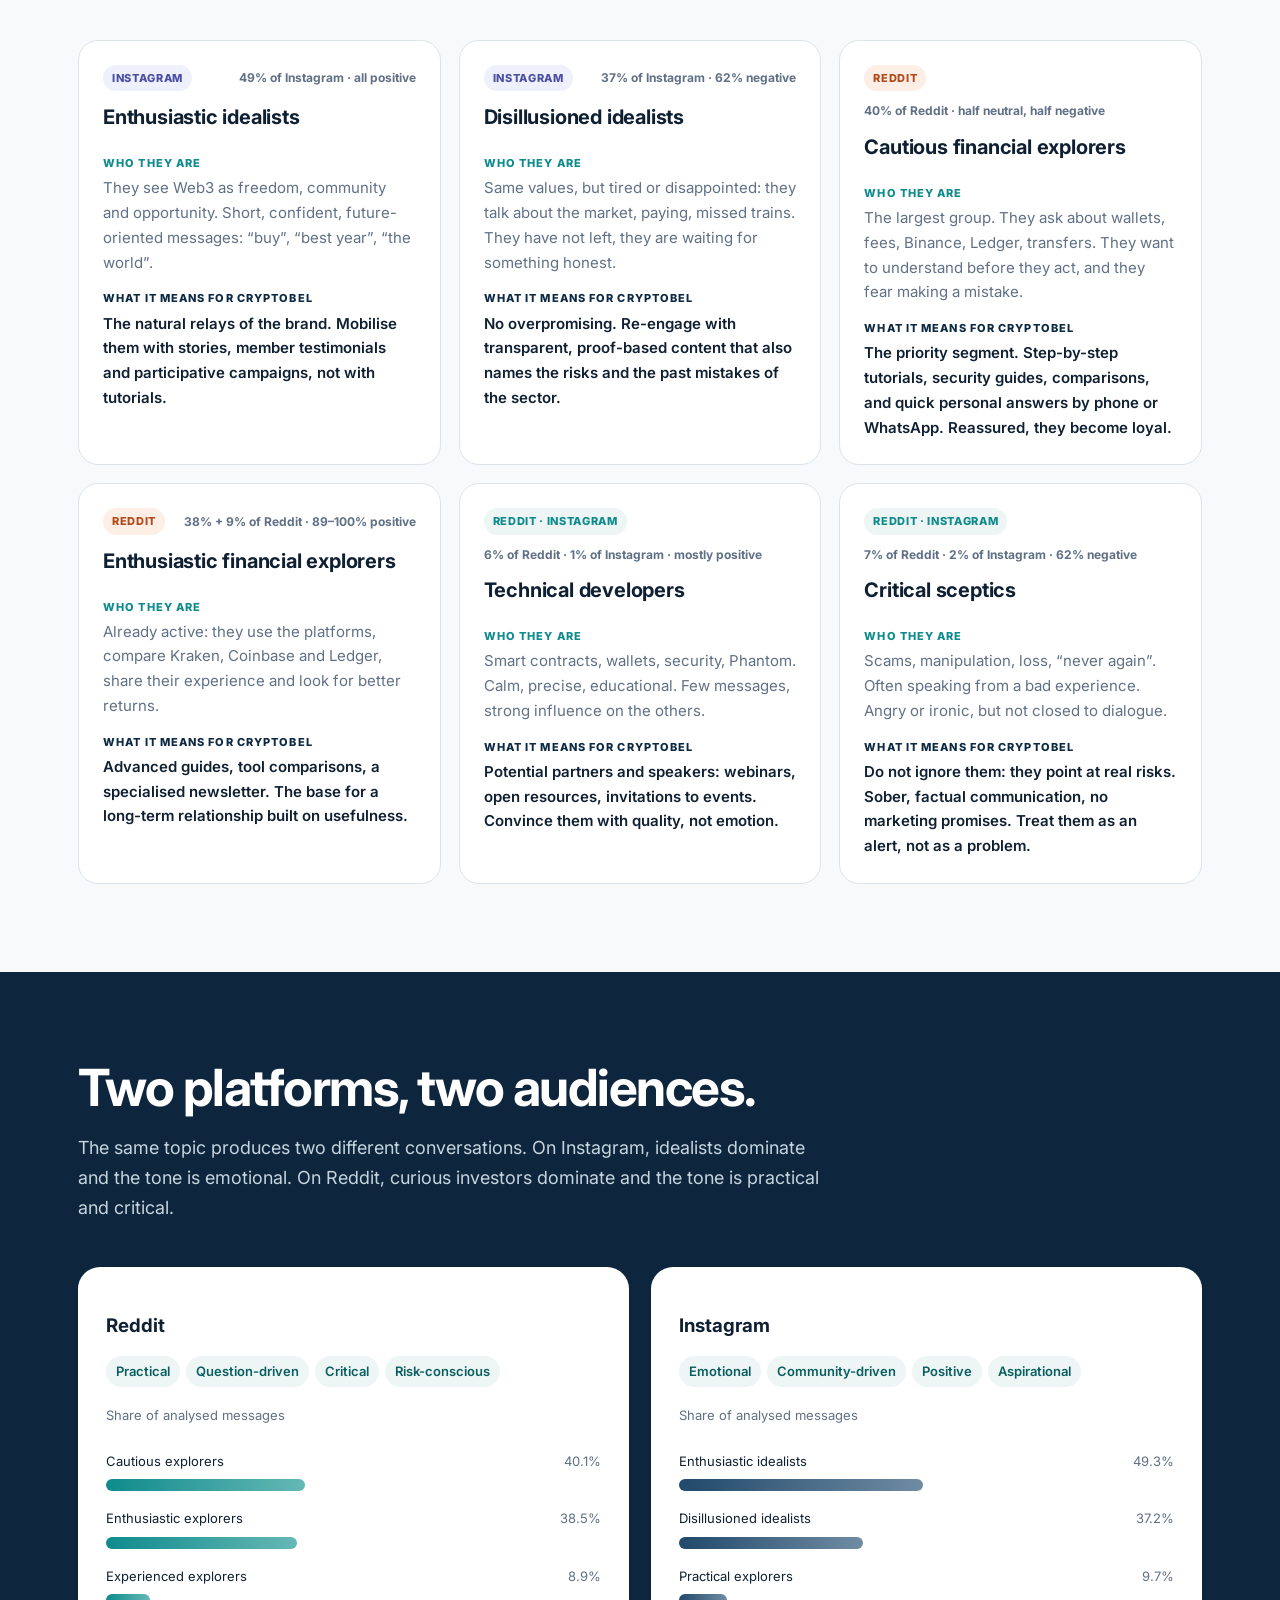
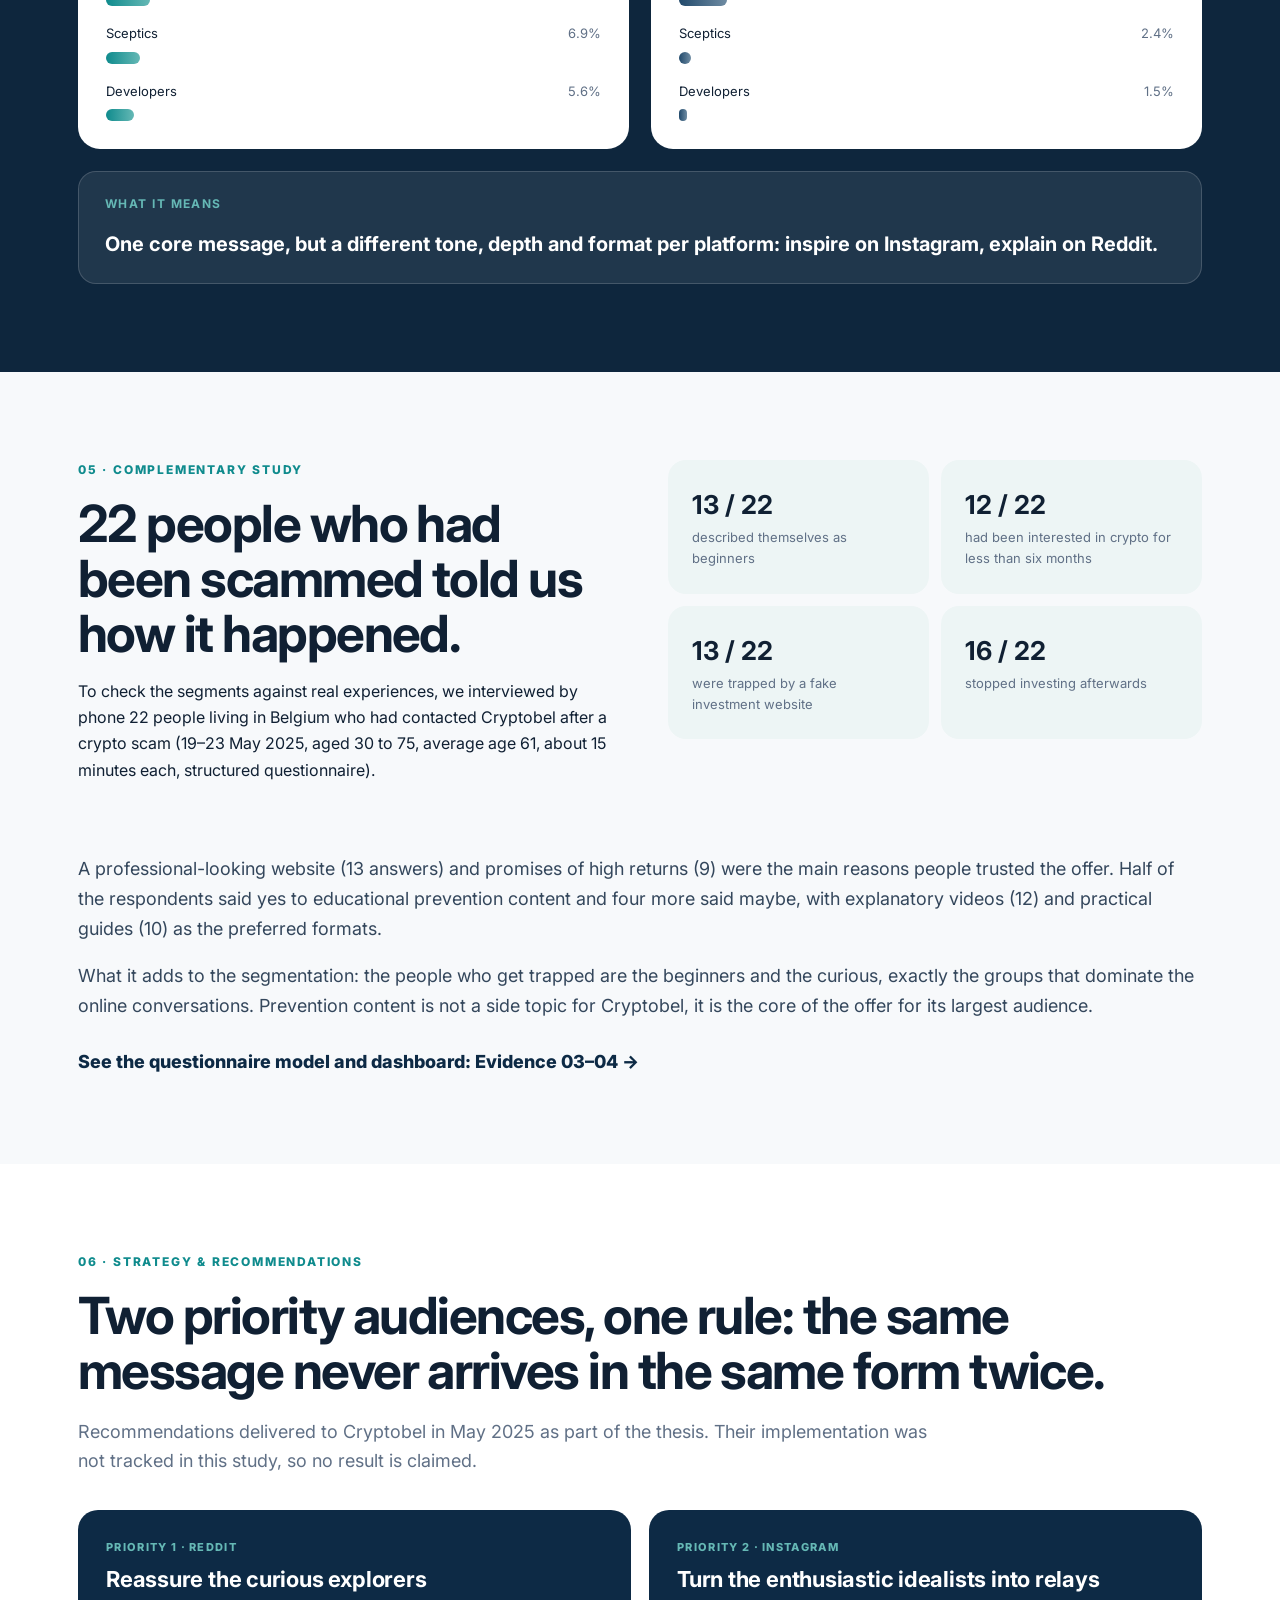
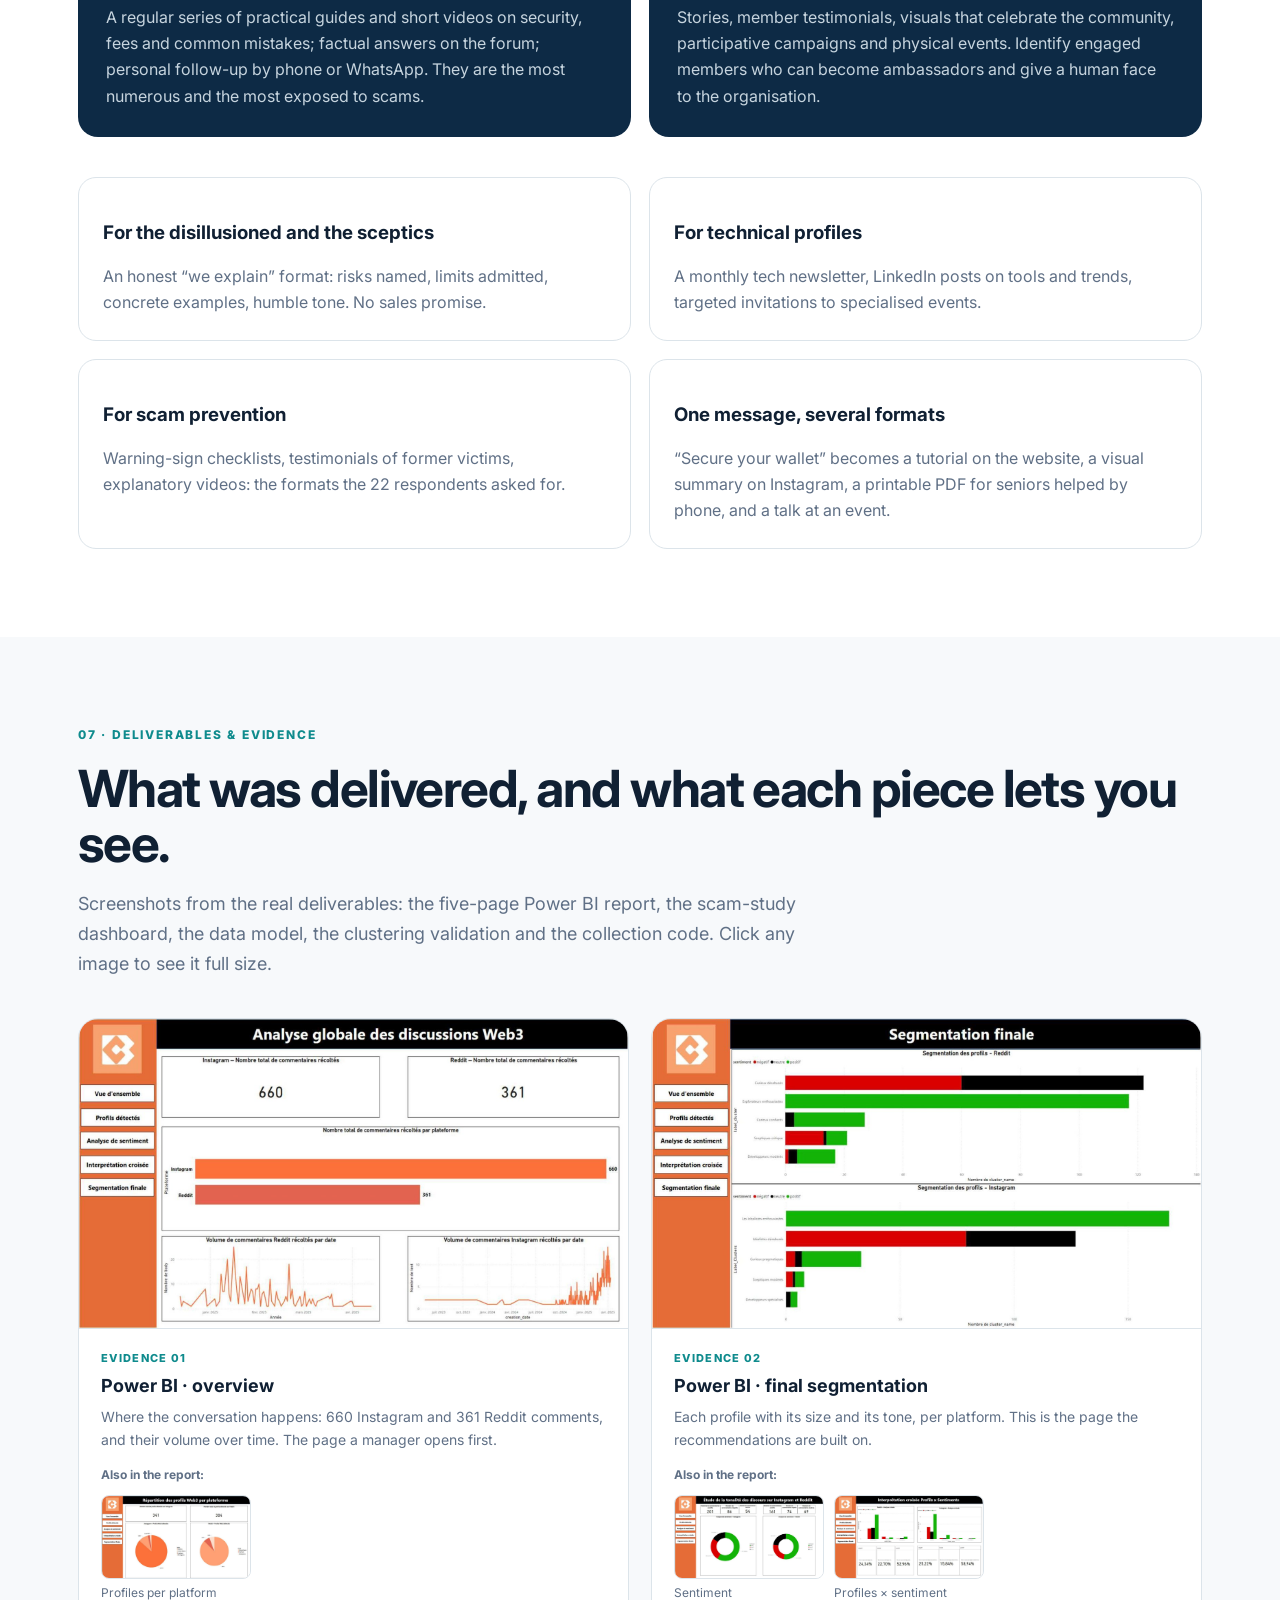
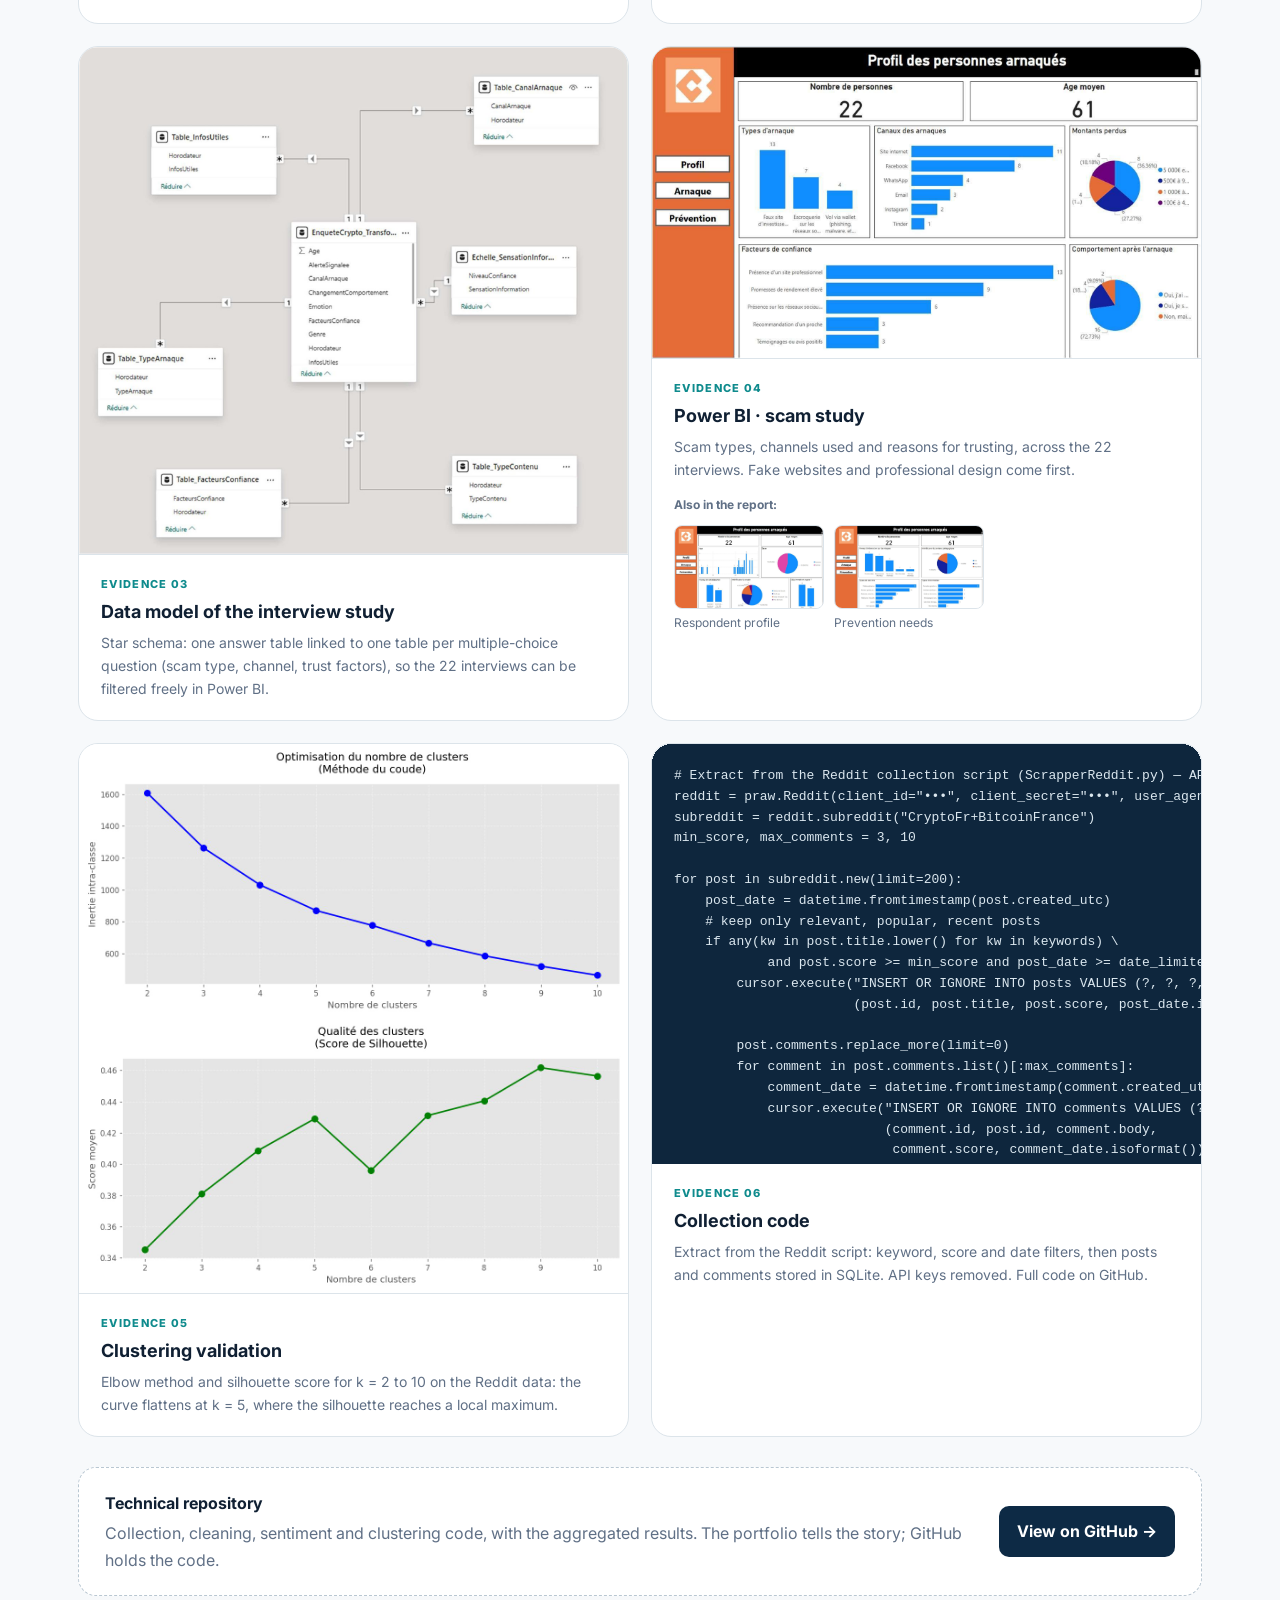
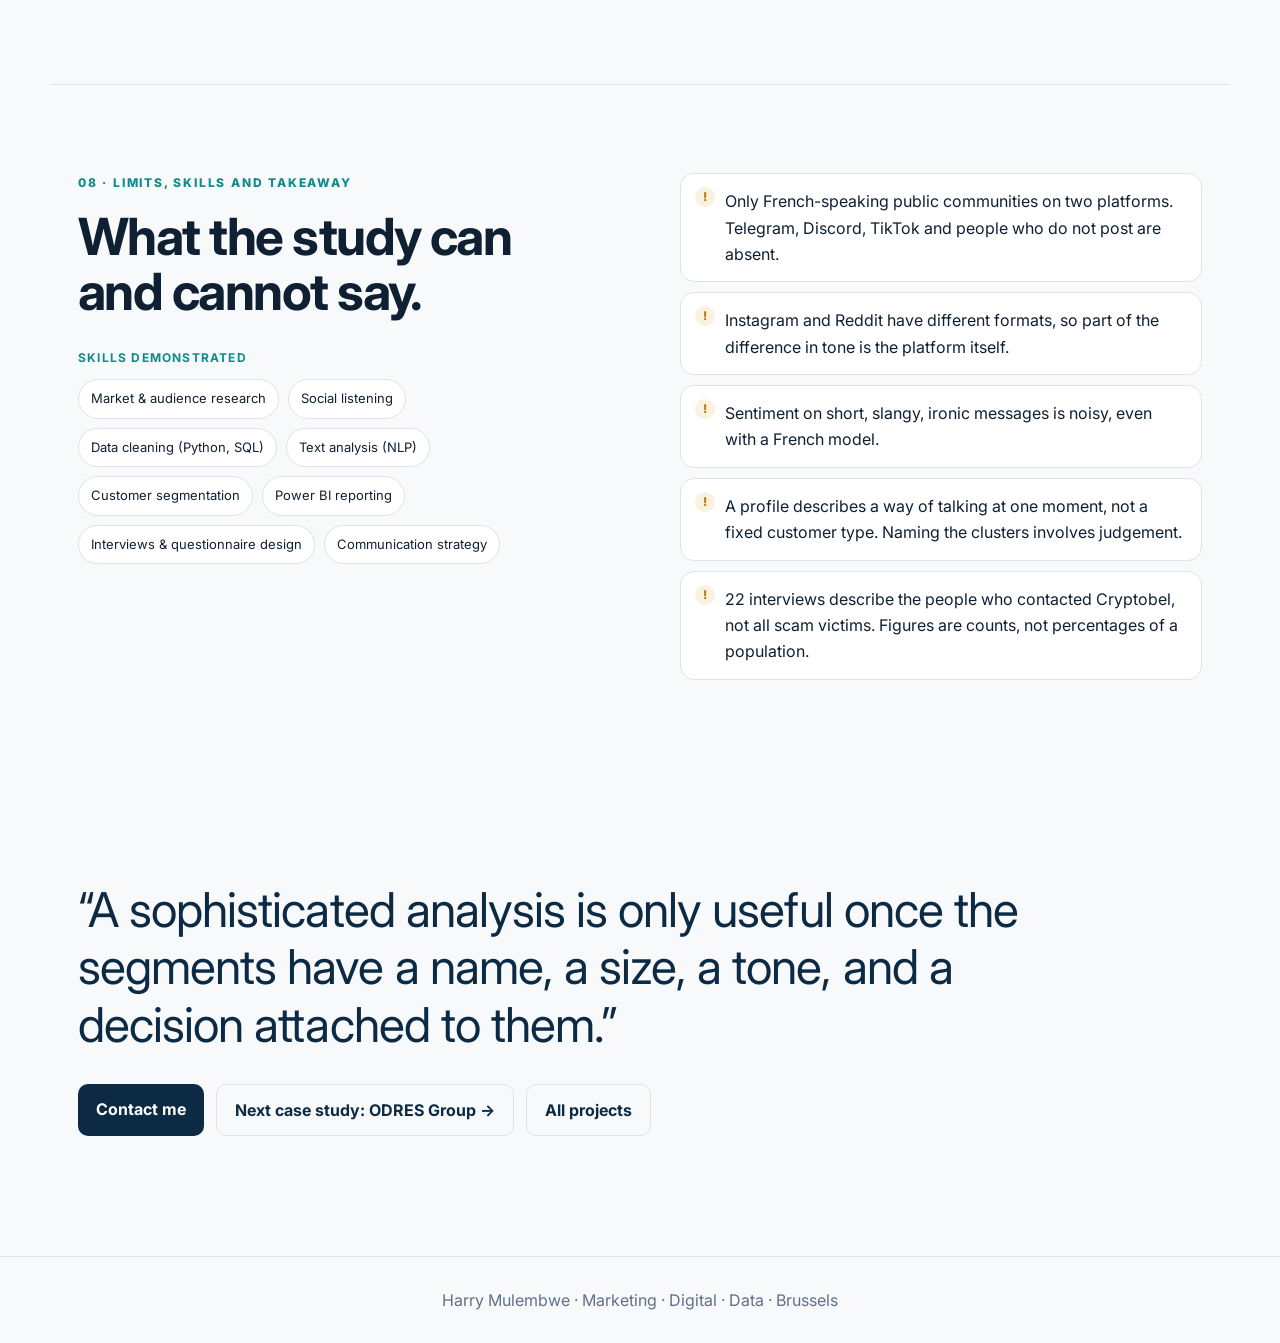
<file: projects/cryptobel/index.html>
<!doctype html>
<html lang="en">
<head>
  <meta charset="utf-8" />
  <meta name="viewport" content="width=device-width, initial-scale=1" />
  <title data-i18n="meta.title">Cryptobel Case Study | Harry Mulembwe</title>
  <meta name="description" content="Who talks about Web3, and how should Cryptobel speak to them? Final-year thesis: 1,985 public Reddit and Instagram messages turned into six audience profiles and a communication plan." data-i18n-attr="content:meta.desc" />
  <meta name="theme-color" content="#0d2a45" />
  <link rel="canonical" href="https://harry-mulembwe.vercel.app/projects/cryptobel/" />
  <link rel="alternate" hreflang="en" href="https://harry-mulembwe.vercel.app/projects/cryptobel/?lang=en" />
  <link rel="alternate" hreflang="fr" href="https://harry-mulembwe.vercel.app/projects/cryptobel/?lang=fr" />
  <link rel="alternate" hreflang="nl" href="https://harry-mulembwe.vercel.app/projects/cryptobel/?lang=nl" />
  <link rel="alternate" hreflang="x-default" href="https://harry-mulembwe.vercel.app/projects/cryptobel/" />
  <meta property="og:type" content="website" />
  <meta property="og:site_name" content="Harry Mulembwe" />
  <meta property="og:url" content="https://harry-mulembwe.vercel.app/projects/cryptobel/" />
  <meta property="og:title" content="Cryptobel Case Study | Harry Mulembwe" />
  <meta property="og:description" content="Who talks about Web3, and how should Cryptobel speak to them? Final-year thesis: 1,985 public Reddit and Instagram messages turned into six audience profiles and a communication plan." />
  <meta property="og:image" content="https://harry-mulembwe.vercel.app/assets/og/og-cryptobel.jpg" />
  <meta property="og:image:width" content="1200" />
  <meta property="og:image:height" content="630" />
  <meta property="og:image:alt" content="Cryptobel case study: audience segmentation and business intelligence" />
  <meta property="og:locale" content="en_GB" />
  <meta property="og:locale:alternate" content="fr_BE" />
  <meta property="og:locale:alternate" content="nl_BE" />
  <meta name="twitter:card" content="summary_large_image" />
  <meta name="twitter:title" content="Cryptobel Case Study | Harry Mulembwe" />
  <meta name="twitter:description" content="Who talks about Web3, and how should Cryptobel speak to them? Final-year thesis: 1,985 public Reddit and Instagram messages turned into six audience profiles and a communication plan." />
  <meta name="twitter:image" content="https://harry-mulembwe.vercel.app/assets/og/og-cryptobel.jpg" />
  <link rel="icon" href="../../assets/favicon.svg" type="image/svg+xml" />
  <script>
    (function(){var r=document.documentElement,l;r.classList.add('js');
    try{l=new URLSearchParams(location.search).get('lang')||localStorage.getItem('lang')}catch(e){}
    if(!l){var n=(navigator.language||'').slice(0,2).toLowerCase();l=(n==='fr'||n==='nl')?n:'en'}
    if(['en','fr','nl'].indexOf(l)<0)l='en';r.setAttribute('data-lang',l);
    if(l!=='en'){r.classList.add('i18n-pending');setTimeout(function(){r.classList.remove('i18n-pending')},1500)}})();
  </script>
  <link rel="preconnect" href="https://fonts.googleapis.com" />
  <link rel="preconnect" href="https://fonts.gstatic.com" crossorigin />
  <link href="https://fonts.googleapis.com/css2?family=Inter:wght@400;500;600;700;800&display=swap" rel="stylesheet" />
  <link rel="stylesheet" href="styles.css" />
  <link rel="stylesheet" href="../../assets/common.css" />
</head>
<body>
  <div class="progress" aria-hidden="true"></div>
  <header class="topbar">
    <a class="brand" href="../../projects/">← <span class="brand-name">Harry Mulembwe</span></a>
    <div class="topbar-right">
      <nav>
        <a href="#context" data-i18n="nav.context">Context</a>
        <a href="#method" data-i18n="nav.method">Method</a>
        <a href="#segments" data-i18n="nav.segments">Segments</a>
        <a href="#recommendations" data-i18n="nav.recs">Recommendations</a>
        <a href="#proof" data-i18n="nav.proof">Evidence</a>
      </nav>
      <div class="lang-switch" role="group" aria-label="Language" data-i18n-attr="aria-label:ui.lang">
        <button type="button" data-lang-btn="en" lang="en" title="English" aria-pressed="true">EN</button>
        <button type="button" data-lang-btn="fr" lang="fr" title="Français" aria-pressed="false">FR</button>
        <button type="button" data-lang-btn="nl" lang="nl" title="Nederlands" aria-pressed="false">NL</button>
      </div>
    </div>
  </header>

  <main id="top">
    <!-- HERO -->
    <section class="hero section">
      <div class="eyebrow" data-i18n="hero.eyebrow">Case study · Marketing research · Data · BI</div>
      <h1>Cryptobel</h1>
      <p class="hero-sub" data-i18n="hero.sub">Who talks about Web3, and how should Cryptobel speak to them?</p>
      <span class="type-badge" data-i18n="hero.badge">Internship · Marketing Data Analyst + final-year thesis · team of two</span>
      <p class="hero-copy" data-i18n="hero.copy">Six-month internship as Marketing Data Analyst at Cryptobel, a Belgian non-profit that helps the French-speaking public understand crypto safely, during which I also wrote my Business Data Analysis thesis. Starting point: 1,985 public Reddit and Instagram messages. End point: six audience profiles and a communication plan for each of them.</p>
      <div class="meta-grid">
        <div><span data-i18n="m.type">Type</span><strong data-i18n="m.typeV">Marketing Data Analyst internship at Cryptobel + final-year thesis (EPHEC)</strong></div>
        <div><span data-i18n="m.partner">Host organisation</span><strong data-i18n="m.partnerV">Cryptobel, non-profit, Brussels</strong></div>
        <div><span data-i18n="m.period">Period</span><strong data-i18n="m.periodV">January – June 2025</strong></div>
        <div><span data-i18n="m.team">Team</span><strong data-i18n="m.teamV">2 students · my part detailed below</strong></div>
      </div>
      <div class="stack">
        <span>Python</span><span>SQL · SQLite</span><span>NLP · CamemBERT</span><span>K-means</span><span>Power BI</span><span>Google Forms</span>
      </div>
    </section>

    <section class="stats section narrow">
      <article><strong data-count="1,985">1,985</strong><span data-i18n="stat.1">public posts and comments collected from Reddit and Instagram</span></article>
      <article><strong data-count="645">645</strong><span data-i18n="stat.2">messages kept after cleaning and grouped into clusters</span></article>
      <article><strong data-count="6">6</strong><span data-i18n="stat.3">audience profiles, each with a communication approach</span></article>
      <article><strong data-count="22">22</strong><span data-i18n="stat.4">phone interviews with people who had been scammed · plus about 8,000 customer profiles segmented during the internship</span></article>
    </section>

    <!-- 01 CONTEXT -->
    <section id="context" class="section split">
      <div>
        <div class="eyebrow" data-i18n="cx.eyebrow">01 · Context &amp; challenge</div>
        <h2 data-i18n="cx.title">An organisation that educates about crypto, in a market where adoption and scams grow together.</h2>
      </div>
      <div class="prose">
        <p data-i18n="cx.p1">Cryptobel, founded in May 2023, offers training, webinars, a phone line for questions and scam reports, and events such as the Crypto Brocante. Its public is mixed: by its own account about 40% seniors (a quarter of them scam victims), 30% working adults looking for investment guidance and 20% young people who arrive through Instagram.</p>
        <p data-i18n="cx.p2">The timing matters. About 17% of Belgians hold crypto-assets (Adan &amp; Deloitte, 2025), yet trading and crypto platforms accounted for roughly half of the investment-fraud reports received by the FSMA in the second half of 2024, around €12.5 million of declared losses. People want to understand, and they want to avoid being trapped.</p>
        <p data-i18n="cx.p3">Cryptobel communicated actively on several channels but had almost no structured knowledge of who its audience was, what each group was looking for and how it talked about crypto. Without that, every message was written for everyone.</p>
        <p class="question" data-i18n="cx.q">How can Cryptobel identify and segment its French-speaking audience to make its communication more effective?</p>
      </div>
    </section>

    <!-- 02 ROLE -->
    <section id="role" class="section role-card">
      <div class="eyebrow" data-i18n="ro.eyebrow">02 · My role</div>
      <h2 data-i18n="ro.title">A two-person thesis. Here is what I did.</h2>
      <p class="lead-p" data-i18n="ro.p">I owned the data side from collection to dashboards. The interviews, the recommendations and the written report were shared work.</p>
      <div class="contrib-split">
        <div>
          <h3 data-i18n="ro.mine">My work</h3>
          <ul class="ticks">
            <li data-i18n="ro.m1">Collection scripts: Reddit API (PRAW), Instagram via Apify, scheduled runs</li><li data-i18n="ro.m2">Cleaning and preparation in Python, storage in SQLite</li><li data-i18n="ro.m3">Sentiment analysis (CamemBERT family) and TF-IDF features</li><li data-i18n="ro.m4">K-means clustering and its validation</li><li data-i18n="ro.m5">Reading and naming the clusters</li><li data-i18n="ro.m6">Power BI reports: audience analysis and scam-victim study</li><li data-i18n="ro.m7">Star-schema model for the questionnaire data</li>
          </ul>
        </div>
        <div class="shared">
          <h3 data-i18n="ro.shared">Shared with my thesis partner</h3>
          <ul class="ticks muted-ticks">
            <li data-i18n="ro.s1">The 22 phone interviews</li><li data-i18n="ro.s2">Business recommendations and the action plan</li><li data-i18n="ro.s3">Written report and oral defence</li>
          </ul>
          <p class="note" data-i18n="ro.note">I describe my own part rather than presenting the whole thesis as individual work.</p>
        </div>
      </div>
      <div class="intern-box">
        <h3 data-i18n="ro.intT">Also during the internship, outside the thesis</h3>
        <ul class="ticks">
          <li data-i18n="ro.i1">About 8,000 customer profiles segmented to identify audience patterns and support targeting</li>
          <li data-i18n="ro.i2">5 Power BI dashboards on marketing, customer and performance KPIs</li>
          <li data-i18n="ro.i3">1,000+ rows cleaned and structured from several sources with SQL and Python</li>
        </ul>
      </div>
    </section>

    <!-- 03 METHOD -->
    <section id="method" class="section">
      <div class="eyebrow" data-i18n="me.eyebrow">03 · Method</div>
      <h2 data-i18n="me.title">Listen to what people write in public, then let the data group them.</h2>
      <p class="lead-p" data-i18n="me.p">Instead of a survey of Cryptobel’s followers, we analysed how French speakers actually talk about crypto on two very different platforms: Reddit, where people argue and ask questions, and Instagram, where they react and share. Six steps, in plain words.</p>
      <ol class="chain steps">
        <li><span>01</span><b data-i18n="me.1">Collect</b><small data-i18n="me.1s">1,985 public posts and comments: r/CryptoFR and r/BitcoinFrance (daily), five French-speaking crypto accounts on Instagram (three times a week). Public content only, no personal identifiers.</small></li>
        <li><span>02</span><b data-i18n="me.2">Clean</b><small data-i18n="me.2s">Emojis, links, hashtags, mentions and filler words removed; French-language messages only. 645 messages were rich enough to analyse.</small></li>
        <li><span>03</span><b data-i18n="me.3">Enrich</b><small data-i18n="me.3s">Each message received a tone (positive, neutral, negative) from a French language model, plus four scores measuring how close it was to a developer, an idealist, a curious investor or a sceptic.</small></li>
        <li><span>04</span><b data-i18n="me.4">Group</b><small data-i18n="me.4s">K-means clustering, run separately per platform. Five groups each, a number validated by the elbow and silhouette methods.</small></li>
        <li><span>05</span><b data-i18n="me.5">Interpret</b><small data-i18n="me.5s">For each group: its size, its tone and its most frequent words. Groups with the same discourse were merged into six profiles that a marketing team can name and address.</small></li>
        <li class="last"><span>06</span><b data-i18n="me.6">Recommend</b><small data-i18n="me.6s">Priority segments, a tone and formats per platform, and an action plan, all visualised in Power BI for the Cryptobel team.</small></li>
      </ol>
      <div class="method-foot">
        <div class="before-after">
          <p class="ba-label" data-i18n="me.exL">What cleaning does to a real message</p>
          <div class="ba raw"><span data-i18n="me.raw">Raw text</span><code lang="fr">🔥🔥 @cryptobel ça c’est trop stylé les gars !! #Bitcoin #Liberté https://bit.ly/wallet</code></div>
          <div class="ba-arrow" aria-hidden="true">↓</div>
          <div class="ba clean"><span data-i18n="me.clean">Kept for analysis</span><code lang="fr">stylé gars liberté</code></div>
        </div>
        <div class="why">
          <p class="ba-label" data-i18n="me.whyL">Two choices worth explaining</p>
          <h3 data-i18n="me.w1t">A French model rather than a word list</h3><p data-i18n="me.w1p">Simple tools score words one by one and are built for English. A CamemBERT-family model reads the whole sentence in French, which matters for slang, typos and irony.</p>
          <h3 data-i18n="me.w2t">K-means rather than HDBSCAN</h3><p data-i18n="me.w2p">HDBSCAN was tested first. It labelled many messages as noise and produced tiny, unstable groups. K-means gave stable, readable groups and let us compare the two platforms with the same number of segments.</p>
          <a class="text-link" href="#ev5" data-i18n="me.link">See the validation charts: Evidence 05 →</a>
        </div>
      </div>
    </section>

    <!-- 04 SEGMENTS -->
    <section id="segments" class="section">
      <div class="eyebrow" data-i18n="sg.eyebrow">04 · Insights: the six audience profiles</div>
      <h2 data-i18n="sg.title">Six ways of talking about crypto, and what each one asks of Cryptobel.</h2>
      <p class="lead-p" data-i18n="sg.p">Shares are the weight of each group among the analysed messages of its platform. Tones come from the sentiment model. A profile describes a way of speaking, not a fixed type of person.</p>
      <div class="segs">
        <article class="seg reveal" style="--i:0">
          <div class="seg-top"><span class="where ig">Instagram</span><span class="seg-share" data-i18n="sg.1s">49% of Instagram · all positive</span></div>
          <h3 data-i18n="sg.1t">Enthusiastic idealists</h3>
          <p class="seg-l" data-i18n="sg.who">Who they are</p><p data-i18n="sg.1w">They see Web3 as freedom, community and opportunity. Short, confident, future-oriented messages: “buy”, “best year”, “the world”.</p>
          <p class="seg-l act" data-i18n="sg.do">What it means for Cryptobel</p><p class="seg-do" data-i18n="sg.1d">The natural relays of the brand. Mobilise them with stories, member testimonials and participative campaigns, not with tutorials.</p>
        </article>
        <article class="seg reveal" style="--i:1">
          <div class="seg-top"><span class="where ig">Instagram</span><span class="seg-share" data-i18n="sg.2s">37% of Instagram · 62% negative</span></div>
          <h3 data-i18n="sg.2t">Disillusioned idealists</h3>
          <p class="seg-l" data-i18n="sg.who">Who they are</p><p data-i18n="sg.2w">Same values, but tired or disappointed: they talk about the market, paying, missed trains. They have not left, they are waiting for something honest.</p>
          <p class="seg-l act" data-i18n="sg.do">What it means for Cryptobel</p><p class="seg-do" data-i18n="sg.2d">No overpromising. Re-engage with transparent, proof-based content that also names the risks and the past mistakes of the sector.</p>
        </article>
        <article class="seg reveal" style="--i:2">
          <div class="seg-top"><span class="where rd">Reddit</span><span class="seg-share" data-i18n="sg.3s">40% of Reddit · half neutral, half negative</span></div>
          <h3 data-i18n="sg.3t">Cautious financial explorers</h3>
          <p class="seg-l" data-i18n="sg.who">Who they are</p><p data-i18n="sg.3w">The largest group. They ask about wallets, fees, Binance, Ledger, transfers. They want to understand before they act, and they fear making a mistake.</p>
          <p class="seg-l act" data-i18n="sg.do">What it means for Cryptobel</p><p class="seg-do" data-i18n="sg.3d">The priority segment. Step-by-step tutorials, security guides, comparisons, and quick personal answers by phone or WhatsApp. Reassured, they become loyal.</p>
        </article>
        <article class="seg reveal" style="--i:0">
          <div class="seg-top"><span class="where rd">Reddit</span><span class="seg-share" data-i18n="sg.4s">38% + 9% of Reddit · 89–100% positive</span></div>
          <h3 data-i18n="sg.4t">Enthusiastic financial explorers</h3>
          <p class="seg-l" data-i18n="sg.who">Who they are</p><p data-i18n="sg.4w">Already active: they use the platforms, compare Kraken, Coinbase and Ledger, share their experience and look for better returns.</p>
          <p class="seg-l act" data-i18n="sg.do">What it means for Cryptobel</p><p class="seg-do" data-i18n="sg.4d">Advanced guides, tool comparisons, a specialised newsletter. The base for a long-term relationship built on usefulness.</p>
        </article>
        <article class="seg reveal" style="--i:1">
          <div class="seg-top"><span class="where both">Reddit · Instagram</span><span class="seg-share" data-i18n="sg.5s">6% of Reddit · 1% of Instagram · mostly positive</span></div>
          <h3 data-i18n="sg.5t">Technical developers</h3>
          <p class="seg-l" data-i18n="sg.who">Who they are</p><p data-i18n="sg.5w">Smart contracts, wallets, security, Phantom. Calm, precise, educational. Few messages, strong influence on the others.</p>
          <p class="seg-l act" data-i18n="sg.do">What it means for Cryptobel</p><p class="seg-do" data-i18n="sg.5d">Potential partners and speakers: webinars, open resources, invitations to events. Convince them with quality, not emotion.</p>
        </article>
        <article class="seg reveal" style="--i:2">
          <div class="seg-top"><span class="where both">Reddit · Instagram</span><span class="seg-share" data-i18n="sg.6s">7% of Reddit · 2% of Instagram · 62% negative</span></div>
          <h3 data-i18n="sg.6t">Critical sceptics</h3>
          <p class="seg-l" data-i18n="sg.who">Who they are</p><p data-i18n="sg.6w">Scams, manipulation, loss, “never again”. Often speaking from a bad experience. Angry or ironic, but not closed to dialogue.</p>
          <p class="seg-l act" data-i18n="sg.do">What it means for Cryptobel</p><p class="seg-do" data-i18n="sg.6d">Do not ignore them: they point at real risks. Sober, factual communication, no marketing promises. Treat them as an alert, not as a problem.</p>
        </article>
      </div>
    </section>

    <section id="platforms" class="section findings">
      <h2 data-i18n="pf.title">Two platforms, two audiences.</h2>
      <p class="lead-p" data-i18n="pf.p">The same topic produces two different conversations. On Instagram, idealists dominate and the tone is emotional. On Reddit, curious investors dominate and the tone is practical and critical.</p>
      <div class="chart-grid">
        <article class="chart-card">
          <h3>Reddit</h3>
          <div class="traits"><span data-i18n="pf.r1">Practical</span><span data-i18n="pf.r2">Question-driven</span><span data-i18n="pf.r3">Critical</span><span data-i18n="pf.r4">Risk-conscious</span></div>
          <p class="muted small" data-i18n="pf.dist">Share of analysed messages</p>
          <div class="bars">
            <div><label data-i18n="fi.r1">Cautious explorers <em>40.1%</em></label><span style="--w:40.13%"></span></div>
            <div><label data-i18n="fi.r2">Enthusiastic explorers <em>38.5%</em></label><span style="--w:38.49%"></span></div>
            <div><label data-i18n="fi.r3">Experienced explorers <em>8.9%</em></label><span style="--w:8.88%"></span></div>
            <div><label data-i18n="fi.r4">Sceptics <em>6.9%</em></label><span style="--w:6.91%"></span></div>
            <div><label data-i18n="fi.r5">Developers <em>5.6%</em></label><span style="--w:5.59%"></span></div>
          </div>
        </article>
        <article class="chart-card">
          <h3>Instagram</h3>
          <div class="traits"><span data-i18n="pf.i1">Emotional</span><span data-i18n="pf.i2">Community-driven</span><span data-i18n="pf.i3">Positive</span><span data-i18n="pf.i4">Aspirational</span></div>
          <p class="muted small" data-i18n="pf.dist">Share of analysed messages</p>
          <div class="bars alt">
            <div><label data-i18n="fi.i1">Enthusiastic idealists <em>49.3%</em></label><span style="--w:49.27%"></span></div>
            <div><label data-i18n="fi.i2">Disillusioned idealists <em>37.2%</em></label><span style="--w:37.24%"></span></div>
            <div><label data-i18n="fi.i3">Practical explorers <em>9.7%</em></label><span style="--w:9.68%"></span></div>
            <div><label data-i18n="fi.i4">Sceptics <em>2.4%</em></label><span style="--w:2.35%"></span></div>
            <div><label data-i18n="fi.i5">Developers <em>1.5%</em></label><span style="--w:1.47%"></span></div>
          </div>
        </article>
      </div>
      <div class="implication"><b data-i18n="pf.implL">What it means</b><span data-i18n="pf.impl">One core message, but a different tone, depth and format per platform: inspire on Instagram, explain on Reddit.</span></div>
    </section>

    <!-- 05 SCAM STUDY -->
    <section id="scam" class="section fraud">
      <div>
        <div class="eyebrow" data-i18n="sc.eyebrow">05 · Complementary study</div>
        <h2 data-i18n="sc.title">22 people who had been scammed told us how it happened.</h2>
        <p data-i18n="sc.p">To check the segments against real experiences, we interviewed by phone 22 people living in Belgium who had contacted Cryptobel after a crypto scam (19–23 May 2025, aged 30 to 75, average age 61, about 15 minutes each, structured questionnaire).</p>
      </div>
      <div class="fraud-stats four">
        <div><strong>13 / 22</strong><span data-i18n="sc.s1">described themselves as beginners</span></div>
        <div><strong>12 / 22</strong><span data-i18n="sc.s2">had been interested in crypto for less than six months</span></div>
        <div><strong>13 / 22</strong><span data-i18n="sc.s3">were trapped by a fake investment website</span></div>
        <div><strong>16 / 22</strong><span data-i18n="sc.s4">stopped investing afterwards</span></div>
      </div>
      <div class="prose wide">
        <p data-i18n="sc.p2">A professional-looking website (13 answers) and promises of high returns (9) were the main reasons people trusted the offer. Half of the respondents said yes to educational prevention content and four more said maybe, with explanatory videos (12) and practical guides (10) as the preferred formats.</p>
        <p data-i18n="sc.p3">What it adds to the segmentation: the people who get trapped are the beginners and the curious, exactly the groups that dominate the online conversations. Prevention content is not a side topic for Cryptobel, it is the core of the offer for its largest audience.</p>
        <a class="text-link" href="#ev3" data-i18n="sc.link">See the questionnaire model and dashboard: Evidence 03–04 →</a>
      </div>
    </section>

    <!-- 06 RECOMMENDATIONS -->
    <section id="recommendations" class="section recommendations">
      <div class="eyebrow" data-i18n="re.eyebrow">06 · Strategy &amp; recommendations</div>
      <h2 data-i18n="re.title">Two priority audiences, one rule: the same message never arrives in the same form twice.</h2>
      <p class="lead-p rec-lead" data-i18n="re.p">Recommendations delivered to Cryptobel in May 2025 as part of the thesis. Their implementation was not tracked in this study, so no result is claimed.</p>
      <div class="prio-grid">
        <article class="prio"><span class="prio-l" data-i18n="re.p1L">Priority 1 · Reddit</span><h3 data-i18n="re.p1t">Reassure the curious explorers</h3><p data-i18n="re.p1p">A regular series of practical guides and short videos on security, fees and common mistakes; factual answers on the forum; personal follow-up by phone or WhatsApp. They are the most numerous and the most exposed to scams.</p></article>
        <article class="prio"><span class="prio-l" data-i18n="re.p2L">Priority 2 · Instagram</span><h3 data-i18n="re.p2t">Turn the enthusiastic idealists into relays</h3><p data-i18n="re.p2p">Stories, member testimonials, visuals that celebrate the community, participative campaigns and physical events. Identify engaged members who can become ambassadors and give a human face to the organisation.</p></article>
      </div>
      <div class="rec-grid">
        <article><h3 data-i18n="re.1t">For the disillusioned and the sceptics</h3><p data-i18n="re.1p">An honest “we explain” format: risks named, limits admitted, concrete examples, humble tone. No sales promise.</p></article>
        <article><h3 data-i18n="re.2t">For technical profiles</h3><p data-i18n="re.2p">A monthly tech newsletter, LinkedIn posts on tools and trends, targeted invitations to specialised events.</p></article>
        <article><h3 data-i18n="re.3t">For scam prevention</h3><p data-i18n="re.3p">Warning-sign checklists, testimonials of former victims, explanatory videos: the formats the 22 respondents asked for.</p></article>
        <article><h3 data-i18n="re.4t">One message, several formats</h3><p data-i18n="re.4p">“Secure your wallet” becomes a tutorial on the website, a visual summary on Instagram, a printable PDF for seniors helped by phone, and a talk at an event.</p></article>
      </div>
    </section>

    <!-- 07 EVIDENCE -->
    <section id="proof" class="section">
      <div class="eyebrow" data-i18n="pw.eyebrow">07 · Deliverables &amp; evidence</div>
      <h2 data-i18n="pw.title">What was delivered, and what each piece lets you see.</h2>
      <p class="lead-p" data-i18n="pw.p">Screenshots from the real deliverables: the five-page Power BI report, the scam-study dashboard, the data model, the clustering validation and the collection code. Click any image to see it full size.</p>
      <div class="evidence-grid">
        <figure class="evidence" id="ev1">
          <a class="shot" href="proof/01-social-media-overview.jpg" target="_blank" rel="noopener"><img src="proof/01-social-media-overview.jpg" alt="Power BI · overview" loading="lazy" /></a>
          <div class="shot-missing"><span data-i18n="pw.soon">Screenshot being prepared</span><code>proof/01-social-media-overview.jpg</code></div>
          <figcaption><span class="ev-n" data-i18n="pw.e1n">Evidence 01</span><b data-i18n="pw.e1t">Power BI · overview</b><span data-i18n="pw.e1p">Where the conversation happens: 660 Instagram and 361 Reddit comments, and their volume over time. The page a manager opens first.</span></figcaption>
          <div class="more"><span data-i18n="pw.more">Also in the report:</span><a href="proof/01b-profiles-by-platform.jpg" target="_blank" rel="noopener"><img src="proof/01b-profiles-by-platform.jpg" alt="" loading="lazy" /><small data-i18n="pw.e1m">Profiles per platform</small></a></div>
        </figure>
        <figure class="evidence" id="ev2">
          <a class="shot" href="proof/02-final-segmentation.jpg" target="_blank" rel="noopener"><img src="proof/02-final-segmentation.jpg" alt="Power BI · final segmentation" loading="lazy" /></a>
          <div class="shot-missing"><span data-i18n="pw.soon">Screenshot being prepared</span><code>proof/02-final-segmentation.jpg</code></div>
          <figcaption><span class="ev-n" data-i18n="pw.e2n">Evidence 02</span><b data-i18n="pw.e2t">Power BI · final segmentation</b><span data-i18n="pw.e2p">Each profile with its size and its tone, per platform. This is the page the recommendations are built on.</span></figcaption>
          <div class="more"><span data-i18n="pw.more">Also in the report:</span><a href="proof/02b-sentiment.jpg" target="_blank" rel="noopener"><img src="proof/02b-sentiment.jpg" alt="" loading="lazy" /><small data-i18n="pw.e2m1">Sentiment</small></a><a href="proof/02c-cross-analysis.jpg" target="_blank" rel="noopener"><img src="proof/02c-cross-analysis.jpg" alt="" loading="lazy" /><small data-i18n="pw.e2m2">Profiles × sentiment</small></a></div>
        </figure>
        <figure class="evidence" id="ev3">
          <a class="shot" href="proof/03-data-model.jpg" target="_blank" rel="noopener"><img src="proof/03-data-model.jpg" alt="Data model of the interview study" loading="lazy" /></a>
          <div class="shot-missing"><span data-i18n="pw.soon">Screenshot being prepared</span><code>proof/03-data-model.jpg</code></div>
          <figcaption><span class="ev-n" data-i18n="pw.e3n">Evidence 03</span><b data-i18n="pw.e3t">Data model of the interview study</b><span data-i18n="pw.e3p">Star schema: one answer table linked to one table per multiple-choice question (scam type, channel, trust factors), so the 22 interviews can be filtered freely in Power BI.</span></figcaption>
        </figure>
        <figure class="evidence" id="ev4">
          <a class="shot" href="proof/04-scam-analysis.jpg" target="_blank" rel="noopener"><img src="proof/04-scam-analysis.jpg" alt="Power BI · scam study" loading="lazy" /></a>
          <div class="shot-missing"><span data-i18n="pw.soon">Screenshot being prepared</span><code>proof/04-scam-analysis.jpg</code></div>
          <figcaption><span class="ev-n" data-i18n="pw.e4n">Evidence 04</span><b data-i18n="pw.e4t">Power BI · scam study</b><span data-i18n="pw.e4p">Scam types, channels used and reasons for trusting, across the 22 interviews. Fake websites and professional design come first.</span></figcaption>
          <div class="more"><span data-i18n="pw.more">Also in the report:</span><a href="proof/04b-victim-profile.jpg" target="_blank" rel="noopener"><img src="proof/04b-victim-profile.jpg" alt="" loading="lazy" /><small data-i18n="pw.e4m1">Respondent profile</small></a><a href="proof/04c-prevention.jpg" target="_blank" rel="noopener"><img src="proof/04c-prevention.jpg" alt="" loading="lazy" /><small data-i18n="pw.e4m2">Prevention needs</small></a></div>
        </figure>
        <figure class="evidence" id="ev5">
          <a class="shot" href="proof/05-clustering-validation.jpg" target="_blank" rel="noopener"><img src="proof/05-clustering-validation.jpg" alt="Clustering validation" loading="lazy" /></a>
          <div class="shot-missing"><span data-i18n="pw.soon">Screenshot being prepared</span><code>proof/05-clustering-validation.jpg</code></div>
          <figcaption><span class="ev-n" data-i18n="pw.e5n">Evidence 05</span><b data-i18n="pw.e5t">Clustering validation</b><span data-i18n="pw.e5p">Elbow method and silhouette score for k = 2 to 10 on the Reddit data: the curve flattens at k = 5, where the silhouette reaches a local maximum.</span></figcaption>
        </figure>
        <figure class="evidence code-evidence" id="ev6">
          <pre class="code-shot" data-proof-code="proof/06-pipeline-snippet.py"></pre>
          <div class="shot-missing"><span data-i18n="pw.soonCode">Code extract being prepared</span><code>proof/06-pipeline-snippet.py</code></div>
          <figcaption><span class="ev-n" data-i18n="pw.e6n">Evidence 06</span><b data-i18n="pw.e6t">Collection code</b><span data-i18n="pw.e6p">Extract from the Reddit script: keyword, score and date filters, then posts and comments stored in SQLite. API keys removed. Full code on GitHub.</span></figcaption>
        </figure>
      </div>
      <div class="repo-card">
        <div><b data-i18n="pw.repoT">Technical repository</b><p data-i18n="pw.repoP">Collection, cleaning, sentiment and clustering code, with the aggregated results. The portfolio tells the story; GitHub holds the code.</p></div>
        <a class="btn repo-btn" href="https://github.com/Unix0899/cryptobel-web3-audience-segmentation" target="_blank" rel="noopener" data-i18n="pw.repo">View on GitHub →</a>
      </div>
    </section>

    <!-- 08 LIMITS, SKILLS, TAKEAWAY -->
    <section id="learned" class="section split limitations">
      <div>
        <div class="eyebrow" data-i18n="li.eyebrow">08 · Limits, skills and takeaway</div>
        <h2 data-i18n="li.title">What the study can and cannot say.</h2>
        <div class="skills-box">
          <b data-i18n="sk.title">Skills demonstrated</b>
          <div class="stack"><span data-i18n="sk.1">Market &amp; audience research</span><span data-i18n="sk.2">Social listening</span><span data-i18n="sk.3">Data cleaning (Python, SQL)</span><span data-i18n="sk.4">Text analysis (NLP)</span><span data-i18n="sk.5">Customer segmentation</span><span data-i18n="sk.6">Power BI reporting</span><span data-i18n="sk.7">Interviews &amp; questionnaire design</span><span data-i18n="sk.8">Communication strategy</span></div>
        </div>
      </div>
      <div>
        <ul class="limits">
          <li data-i18n="li.1">Only French-speaking public communities on two platforms. Telegram, Discord, TikTok and people who do not post are absent.</li><li data-i18n="li.2">Instagram and Reddit have different formats, so part of the difference in tone is the platform itself.</li><li data-i18n="li.3">Sentiment on short, slangy, ironic messages is noisy, even with a French model.</li><li data-i18n="li.4">A profile describes a way of talking at one moment, not a fixed customer type. Naming the clusters involves judgement.</li><li data-i18n="li.5">22 interviews describe the people who contacted Cryptobel, not all scam victims. Figures are counts, not percentages of a population.</li>
        </ul>
      </div>
    </section>

    <section class="section takeaway">
      <blockquote data-i18n="le.quote">“A sophisticated analysis is only useful once the segments have a name, a size, a tone, and a decision attached to them.”</blockquote>
      <div class="cta-row">
        <a class="btn" href="mailto:Harrymulembwe09@gmail.com" data-i18n="le.contact">Contact me</a>
        <a class="btn ghost" href="../odres/index.html" data-i18n="le.next">Next case study: ODRES Group →</a>
        <a class="btn ghost" href="../../projects/" data-i18n="le.all">All projects</a>
      </div>
    </section>
  </main>

  <footer data-i18n="footer">Harry Mulembwe · Marketing · Digital · Data · Brussels</footer>

  <script src="../../assets/i18n/cryptobel.js"></script>
  <script src="../../assets/i18n.js"></script>
  <script src="../../assets/site.js"></script>
</body>
</html>
</file>
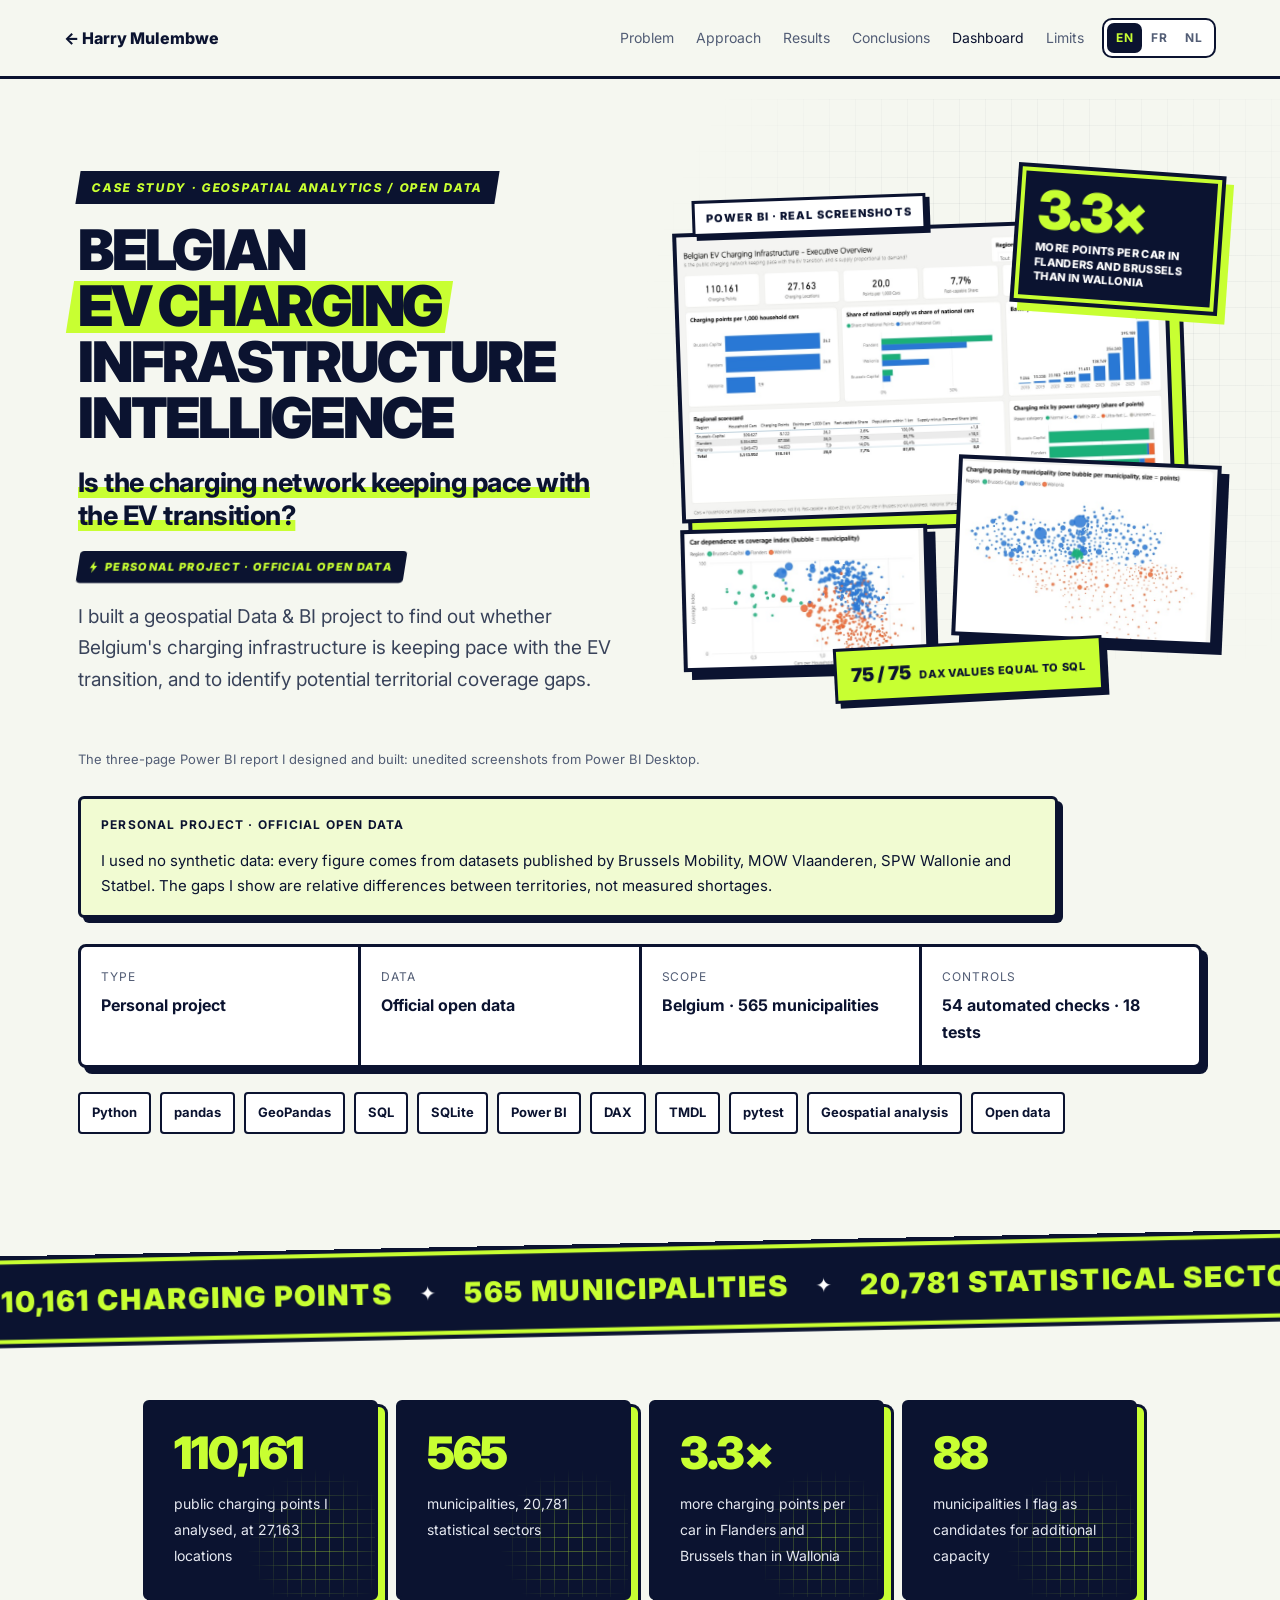
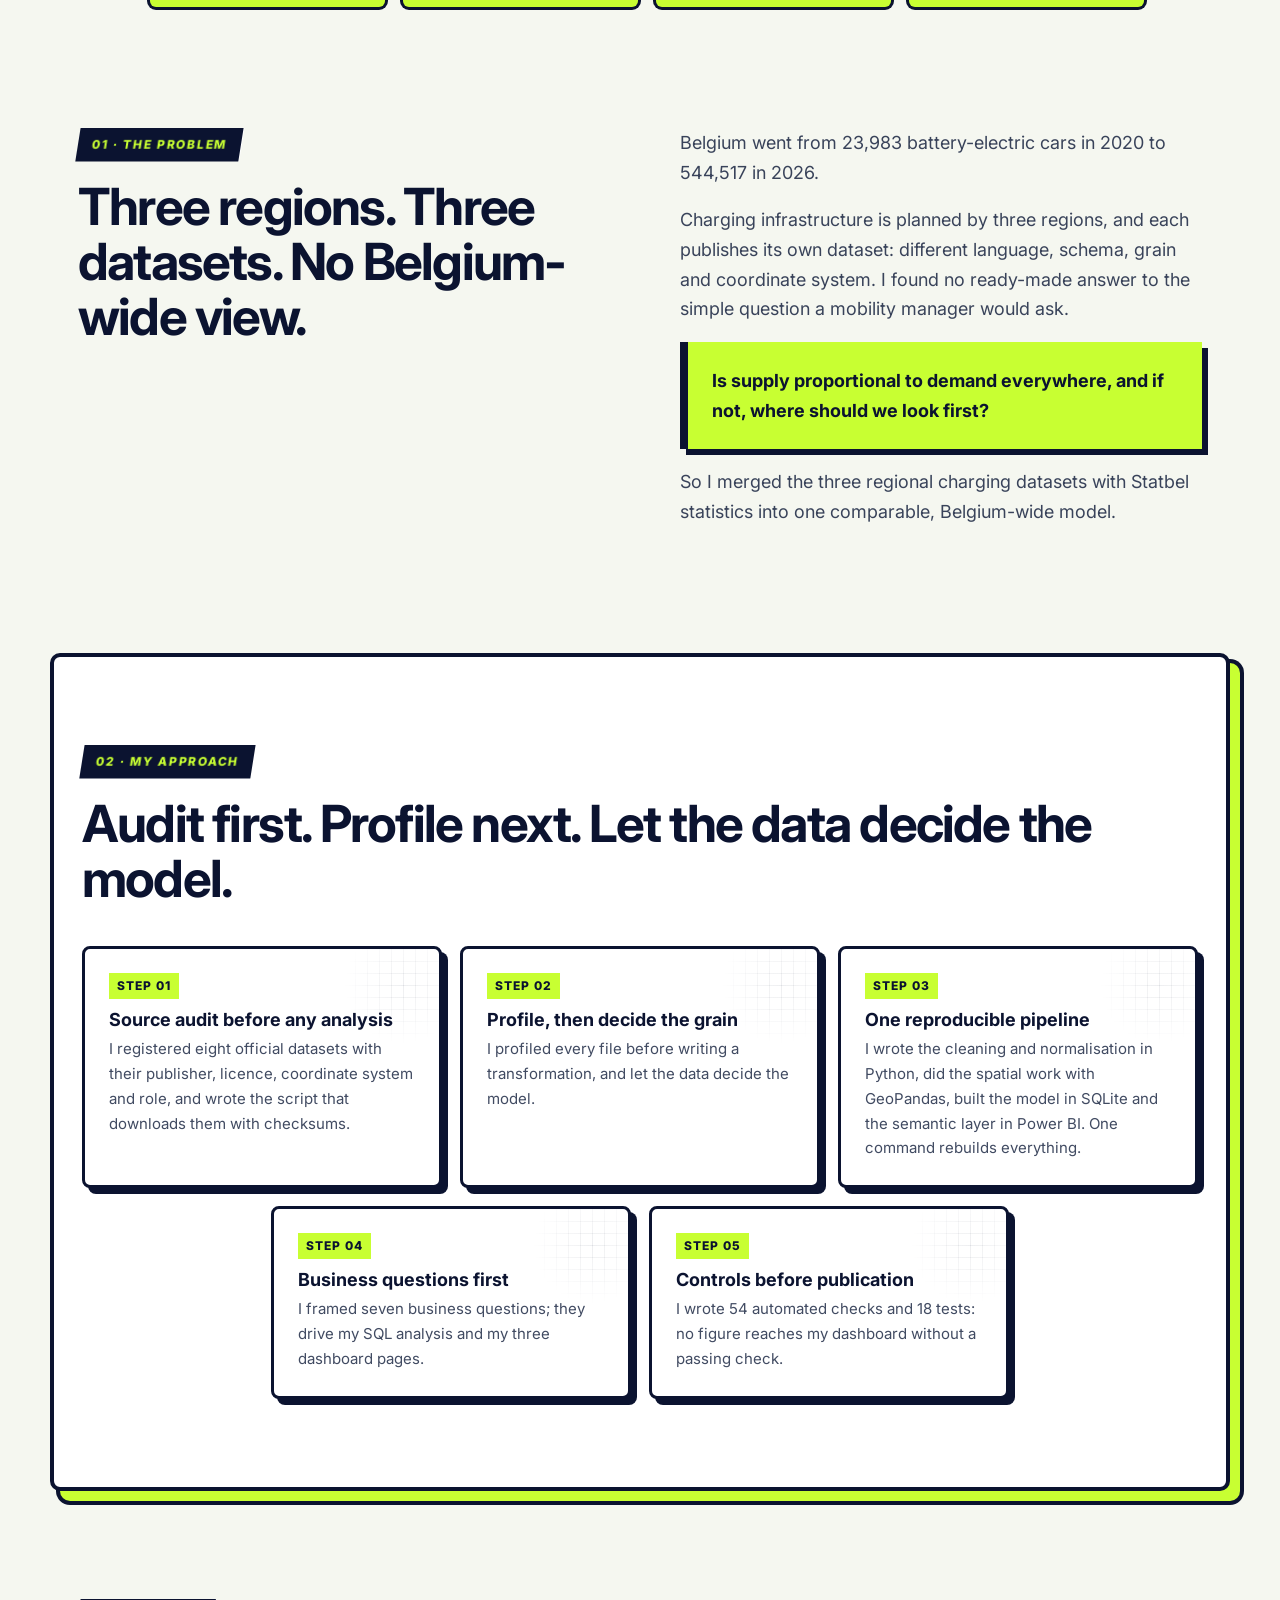
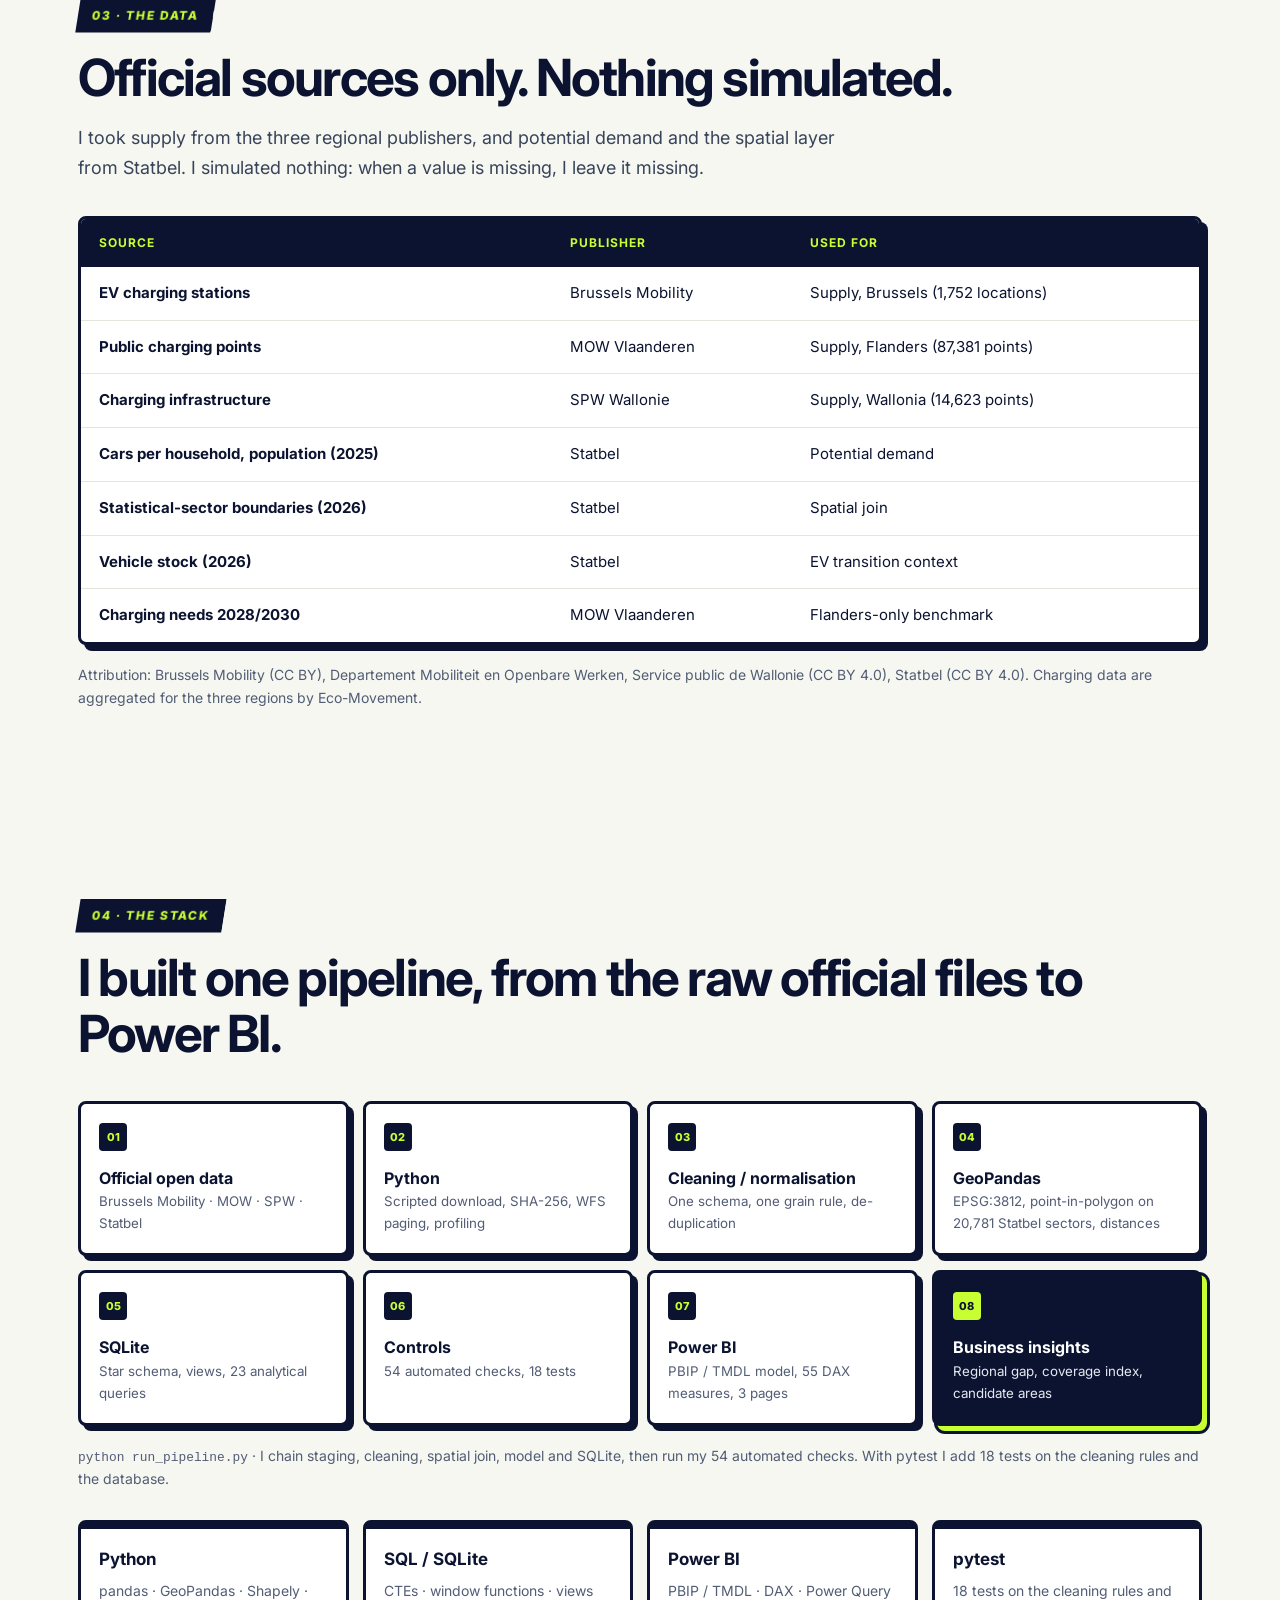
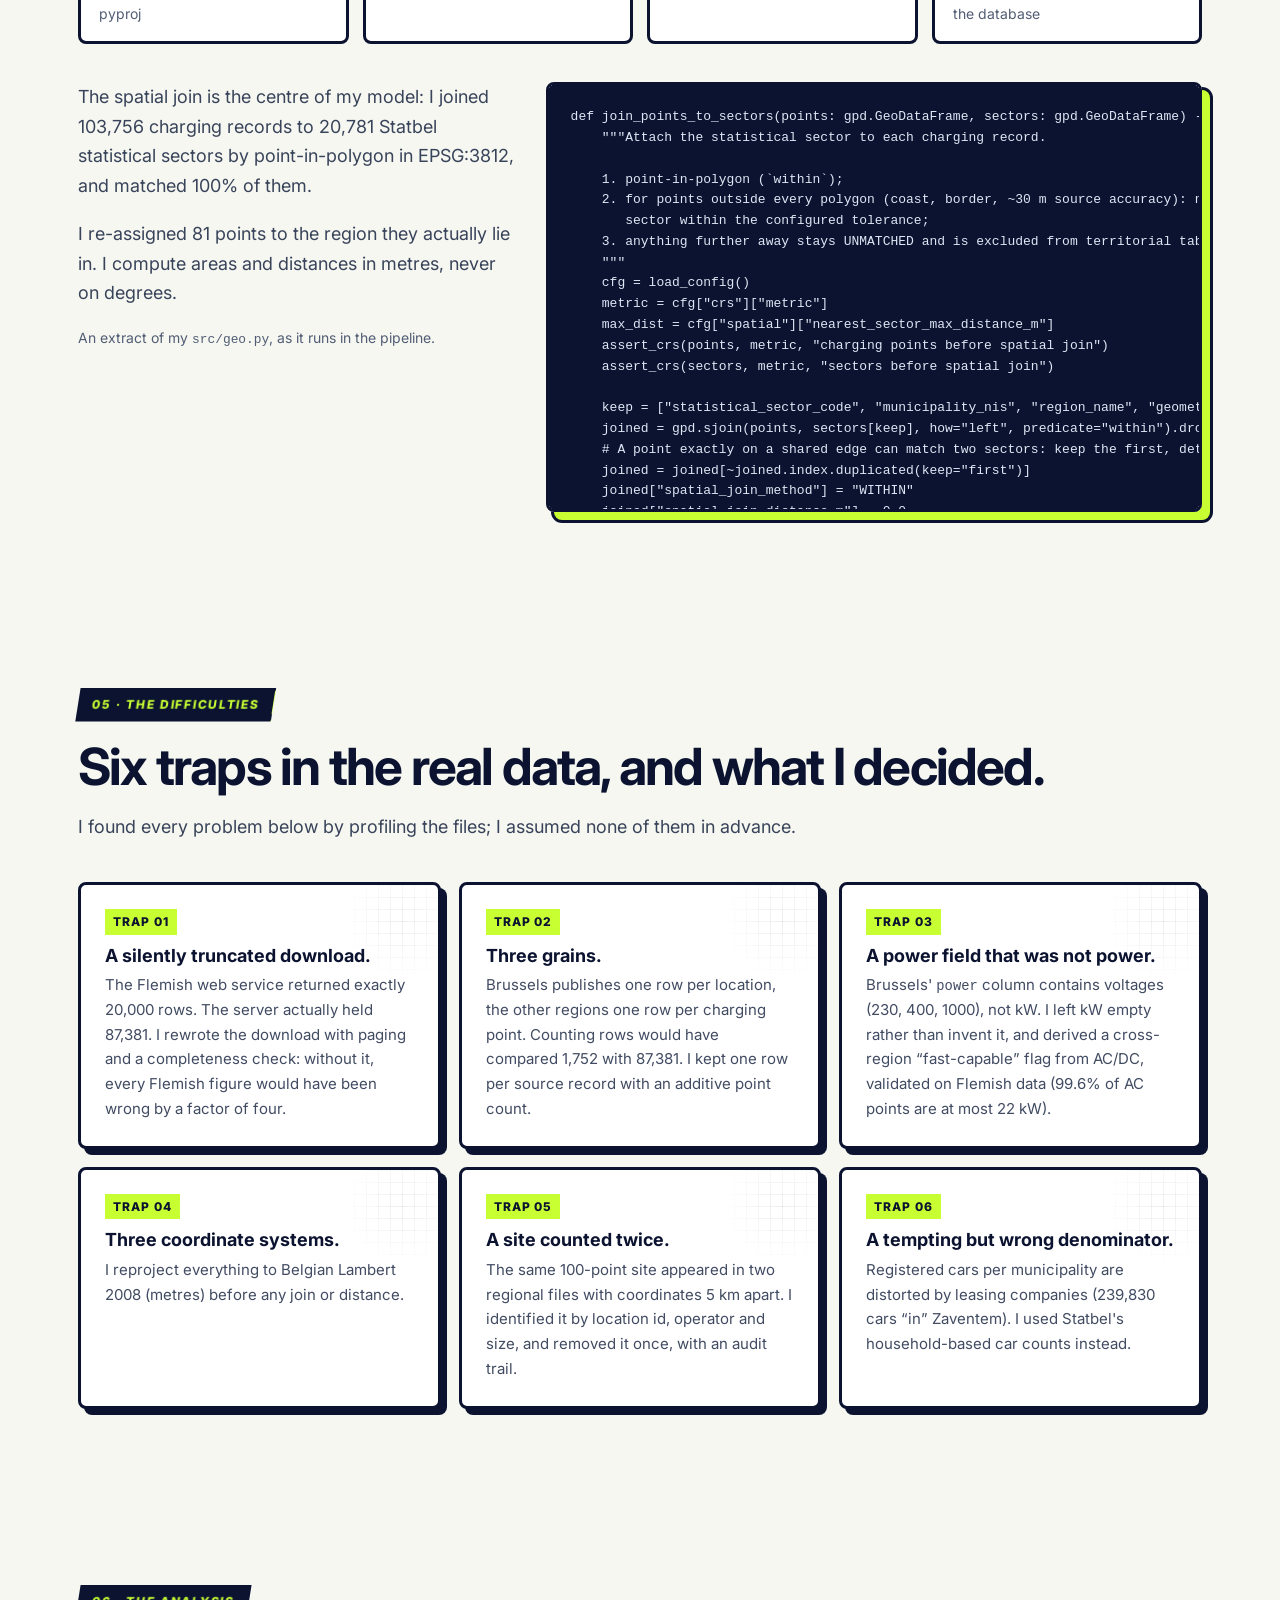
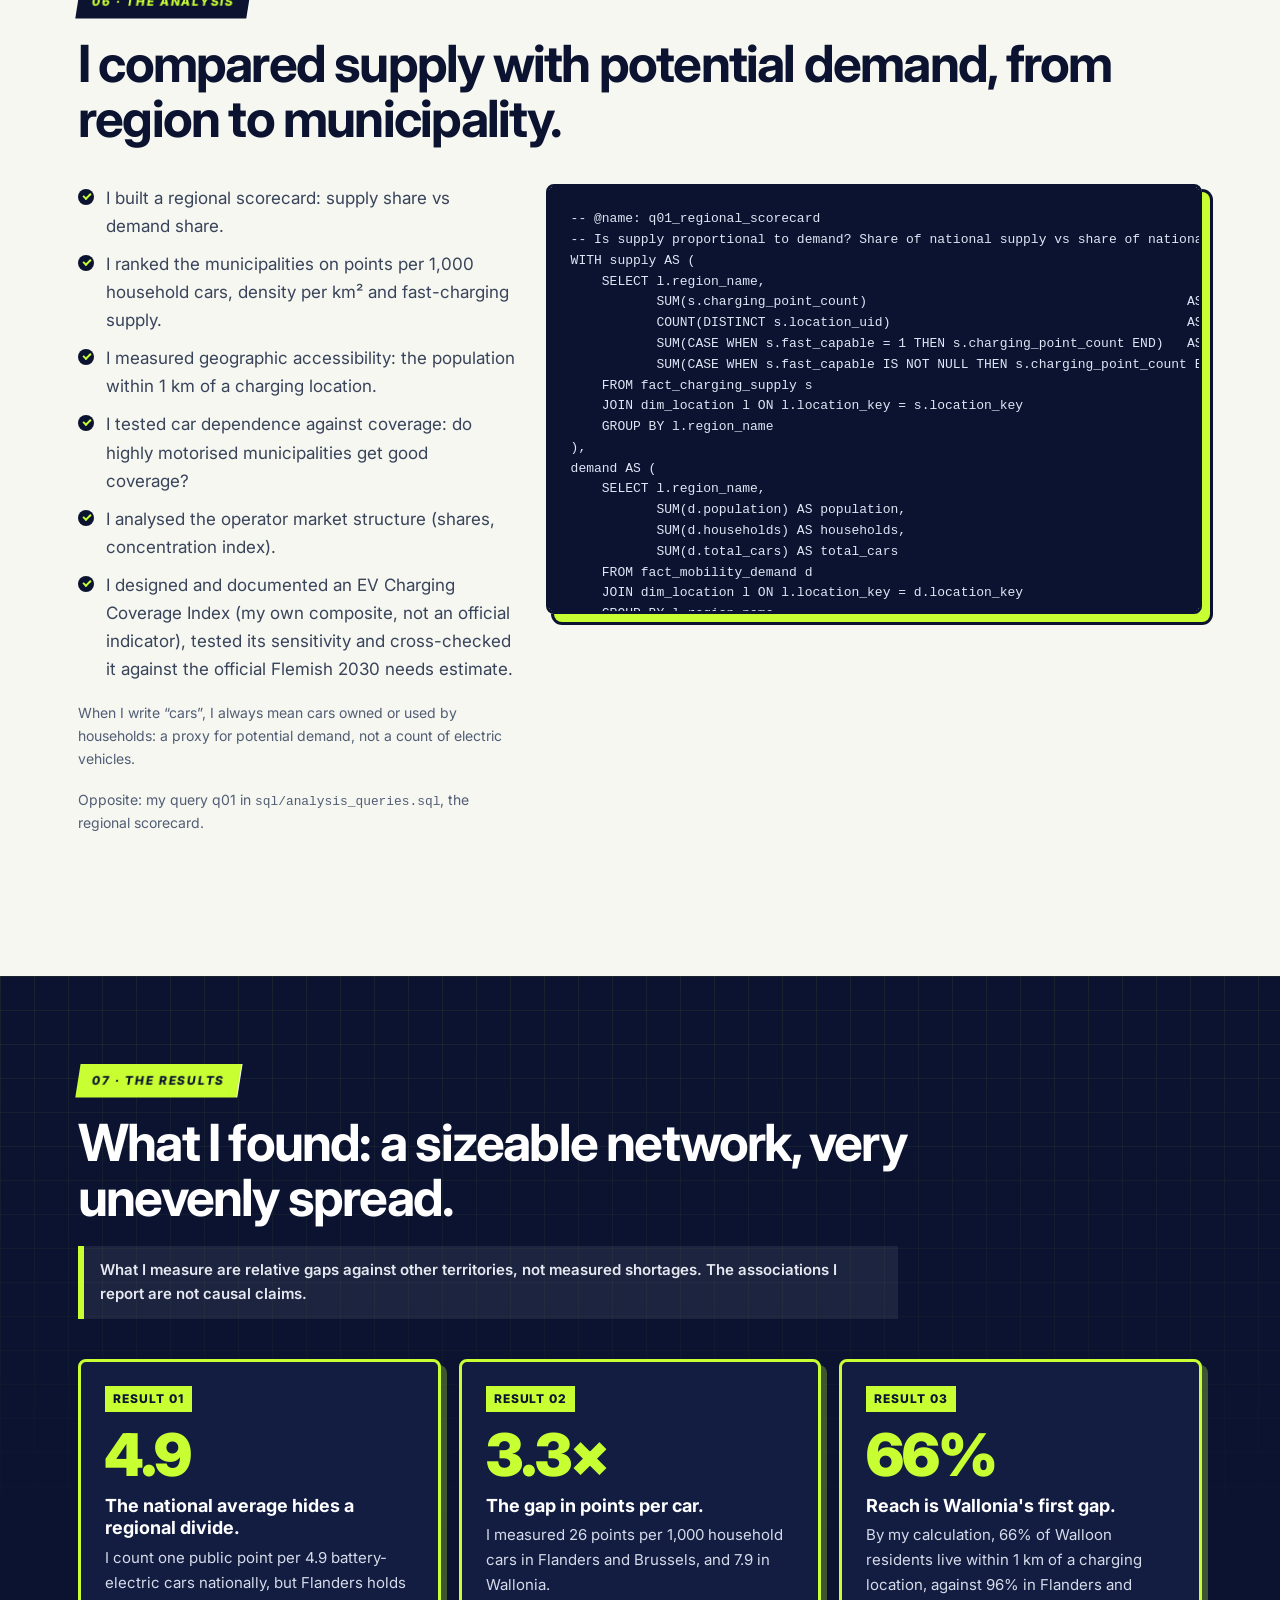
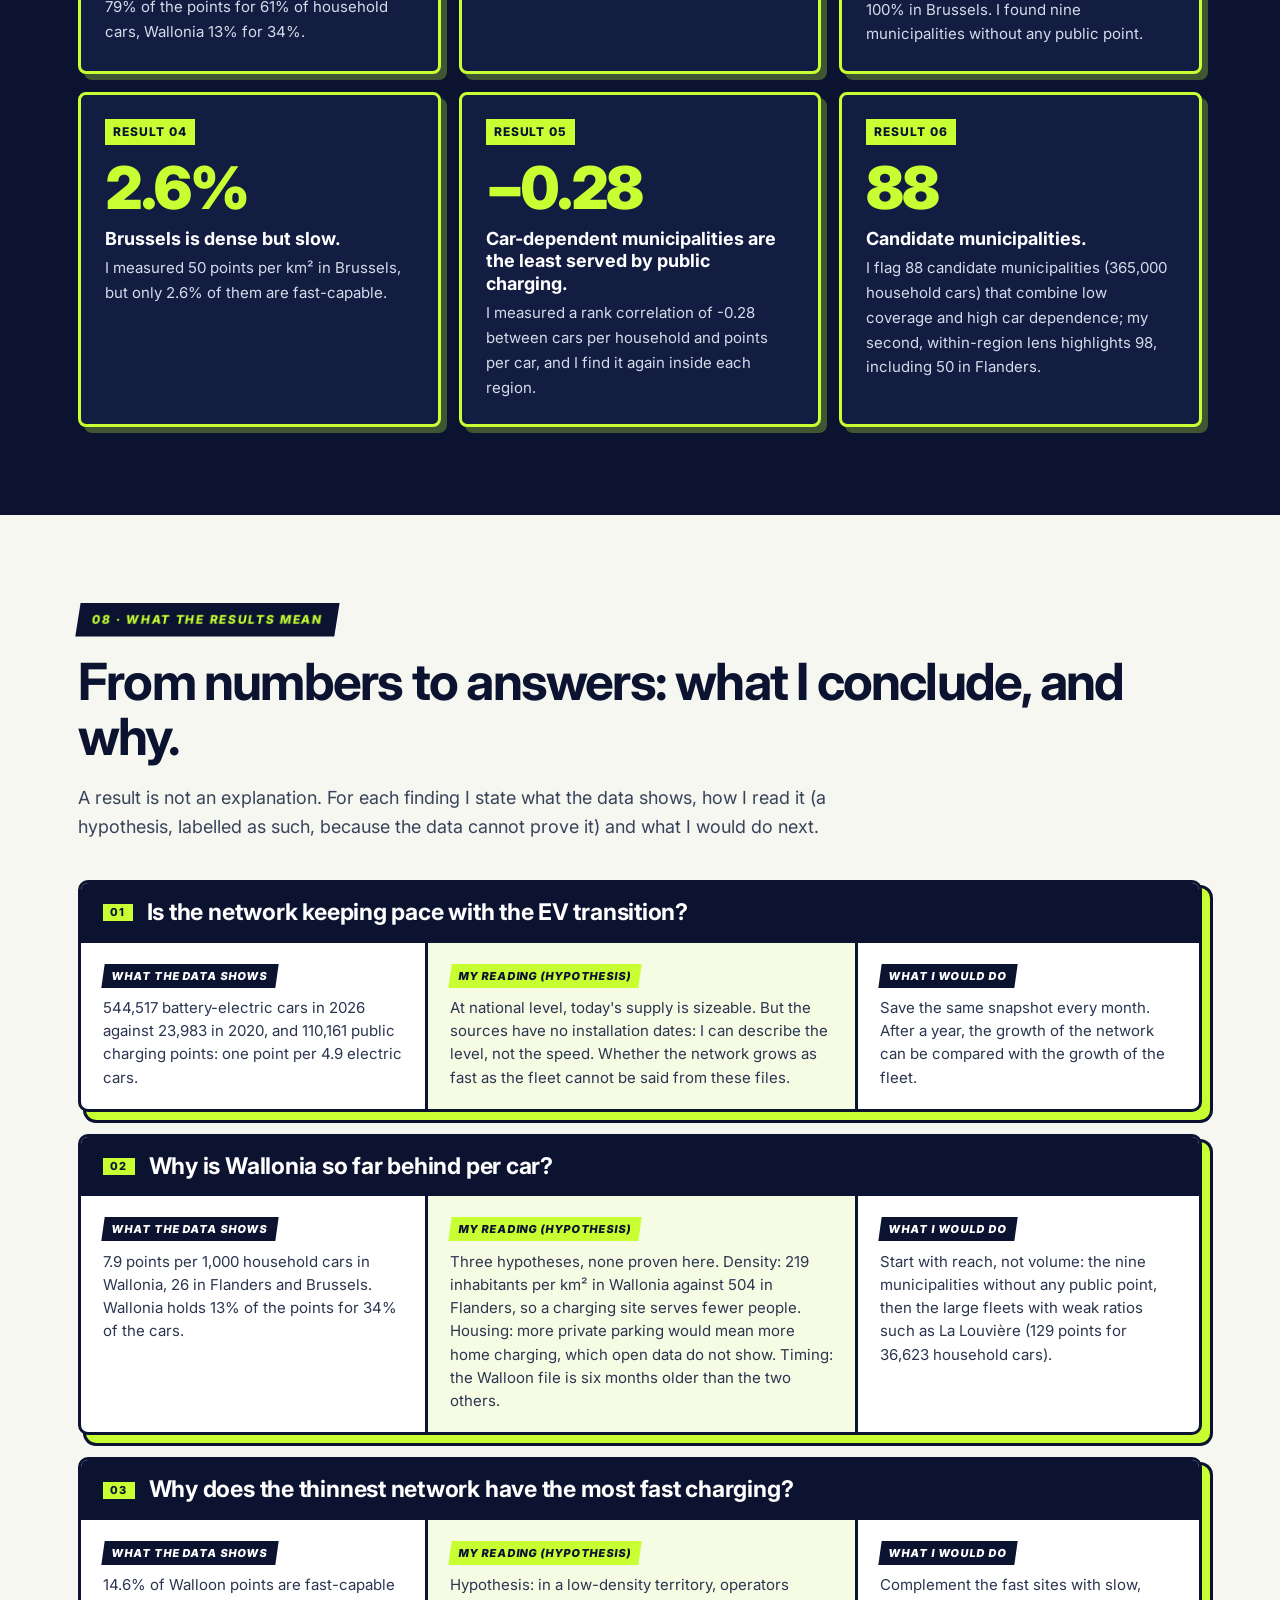
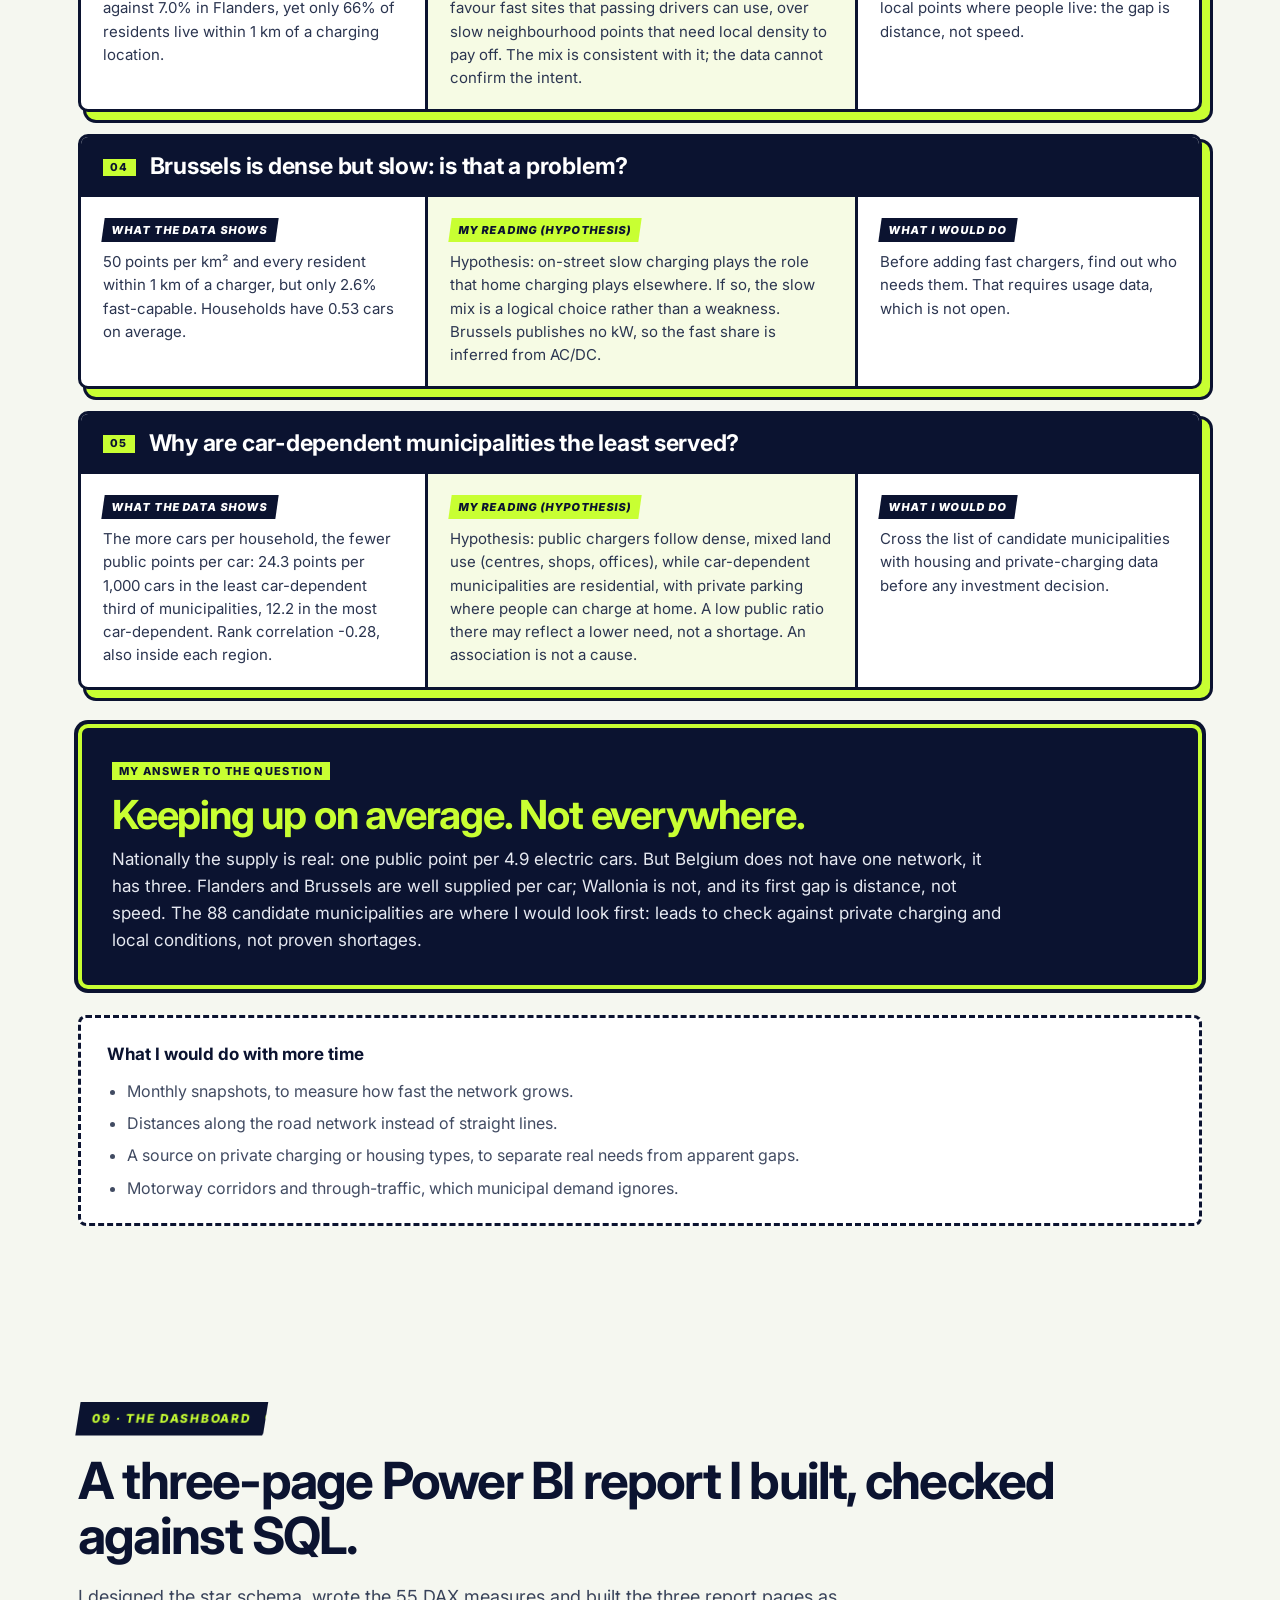
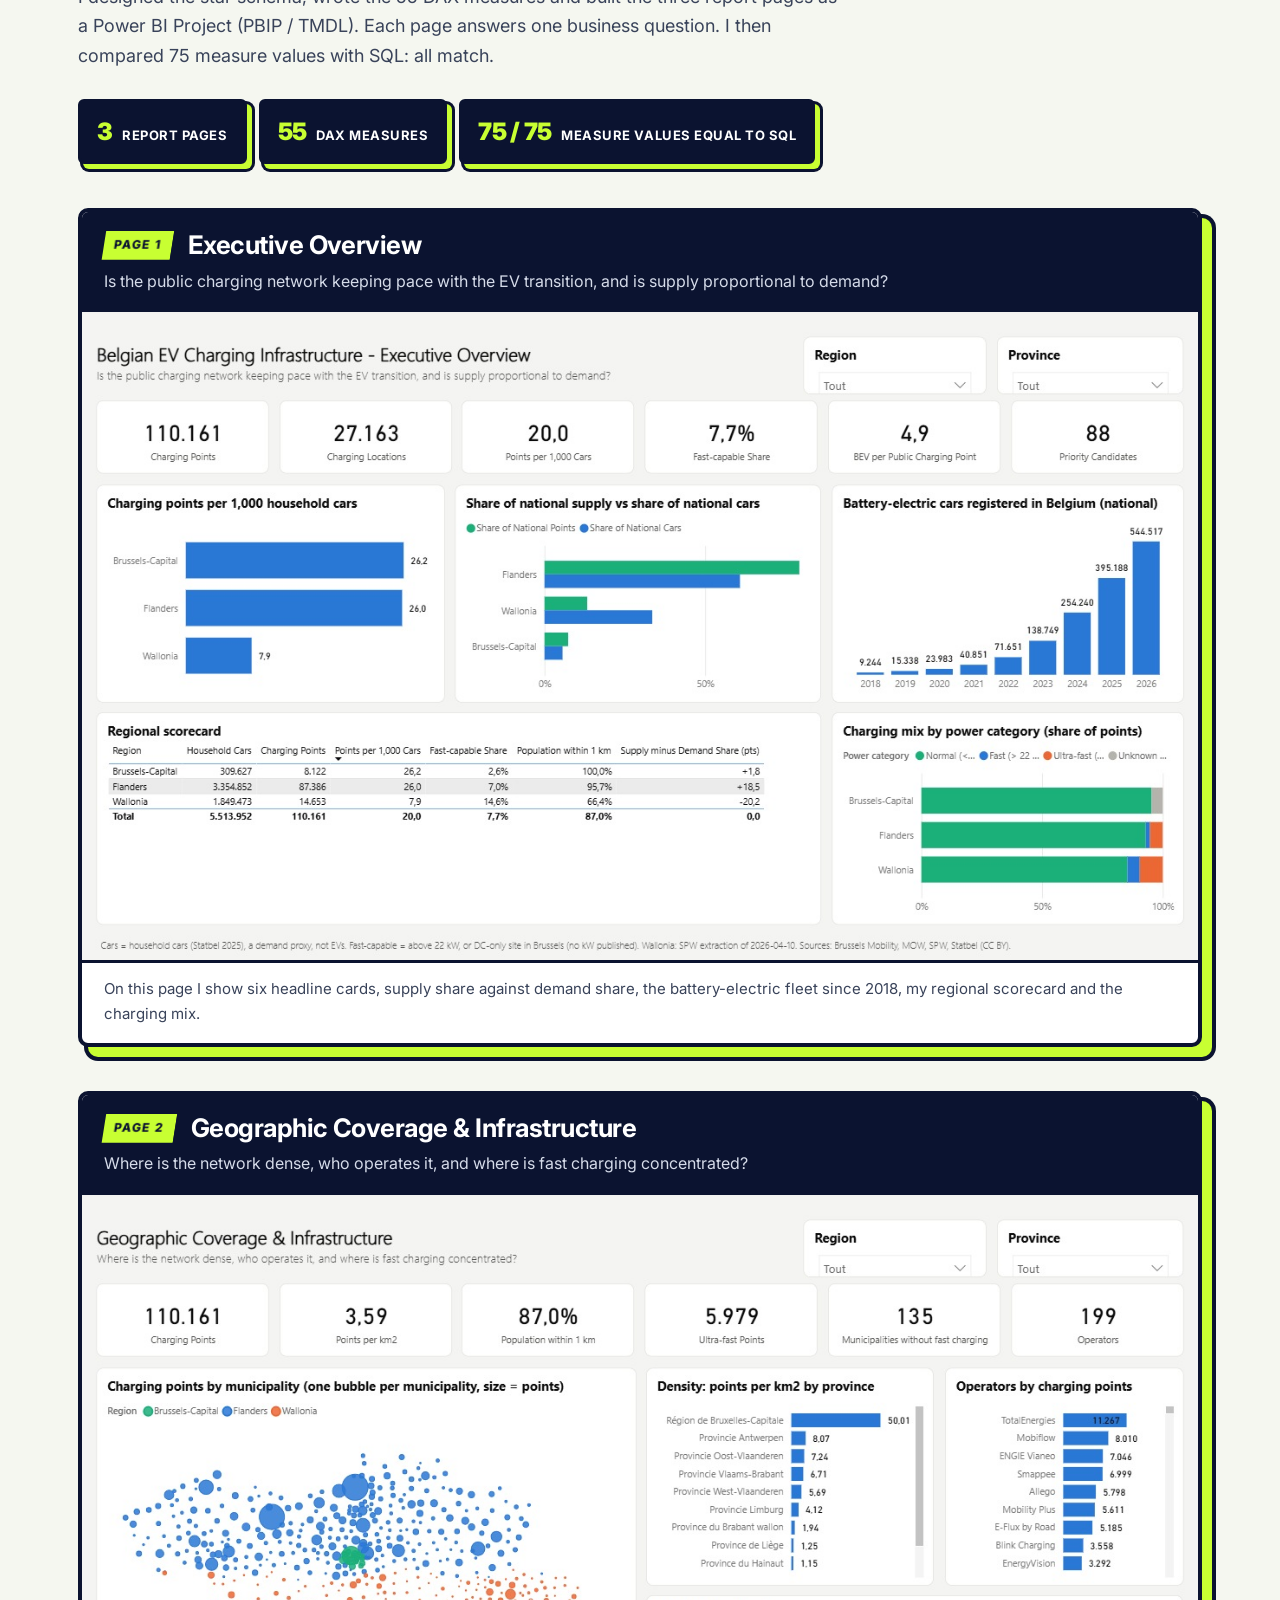
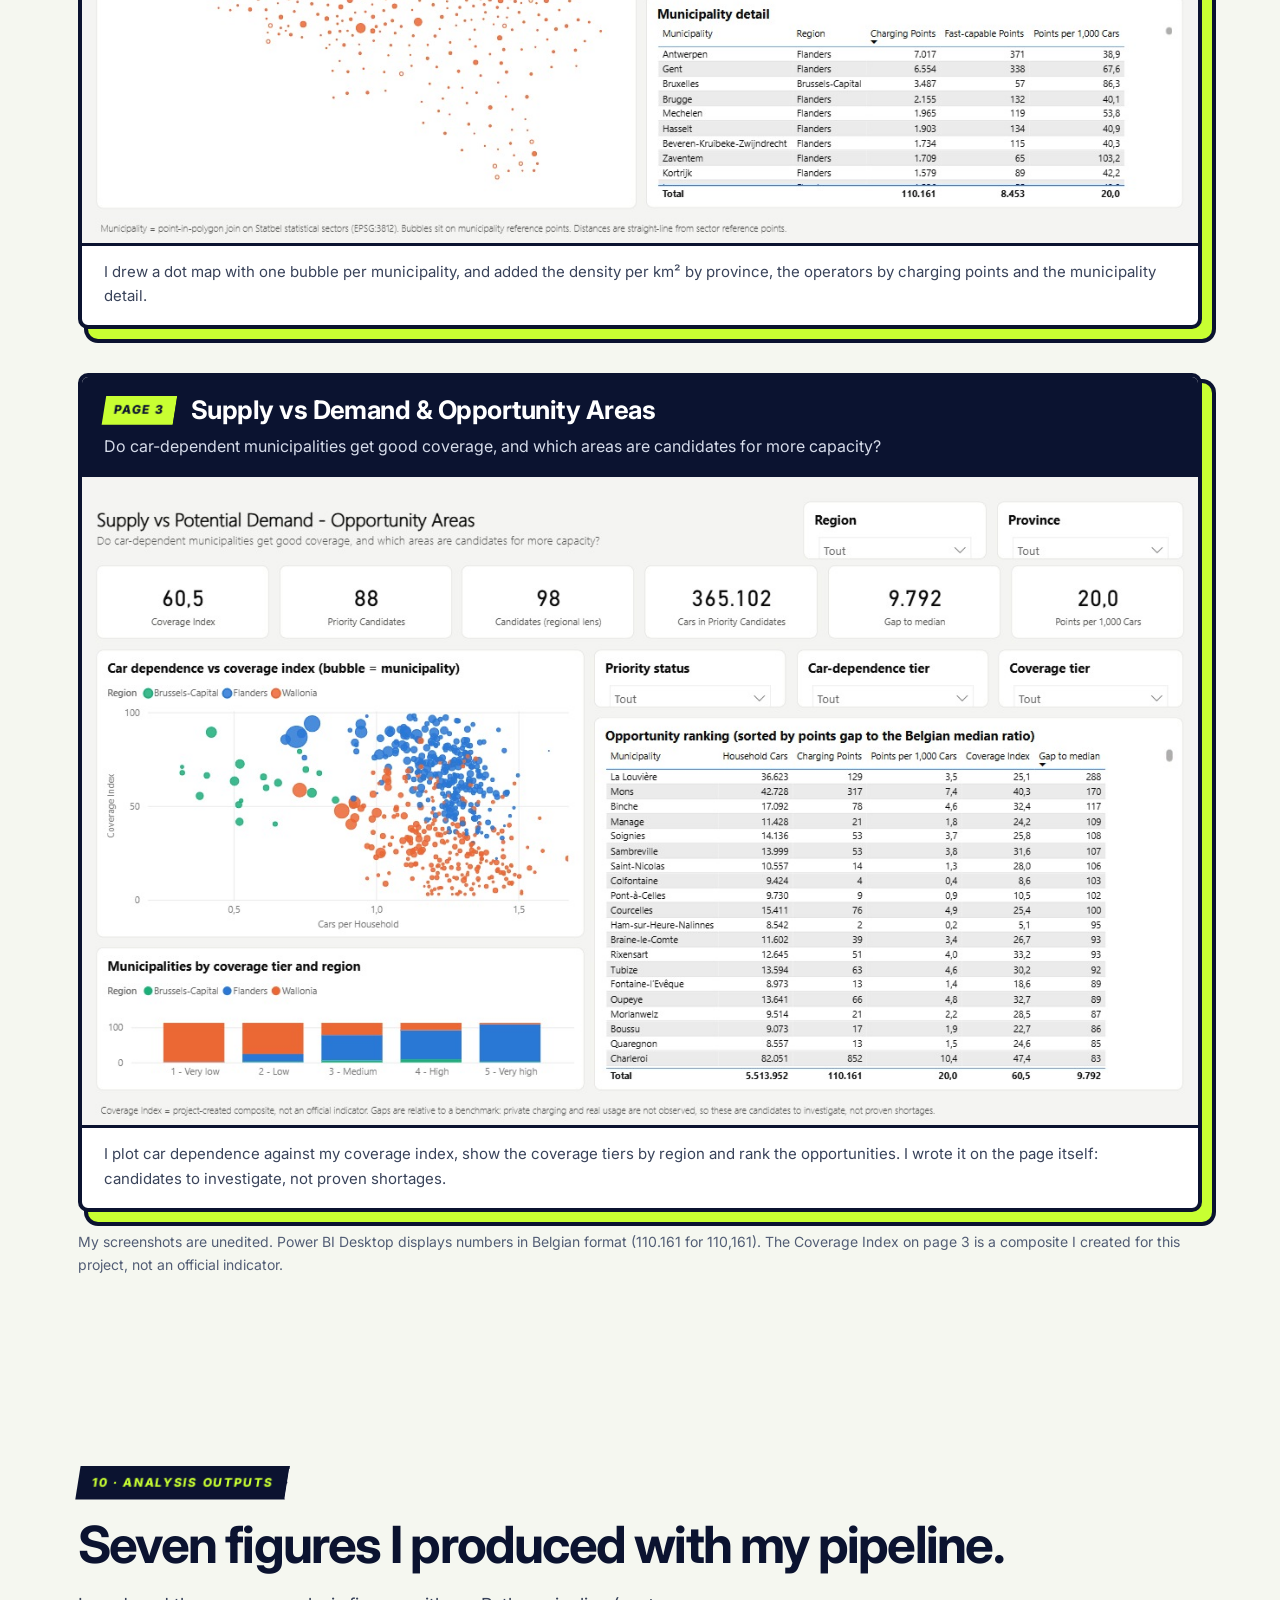
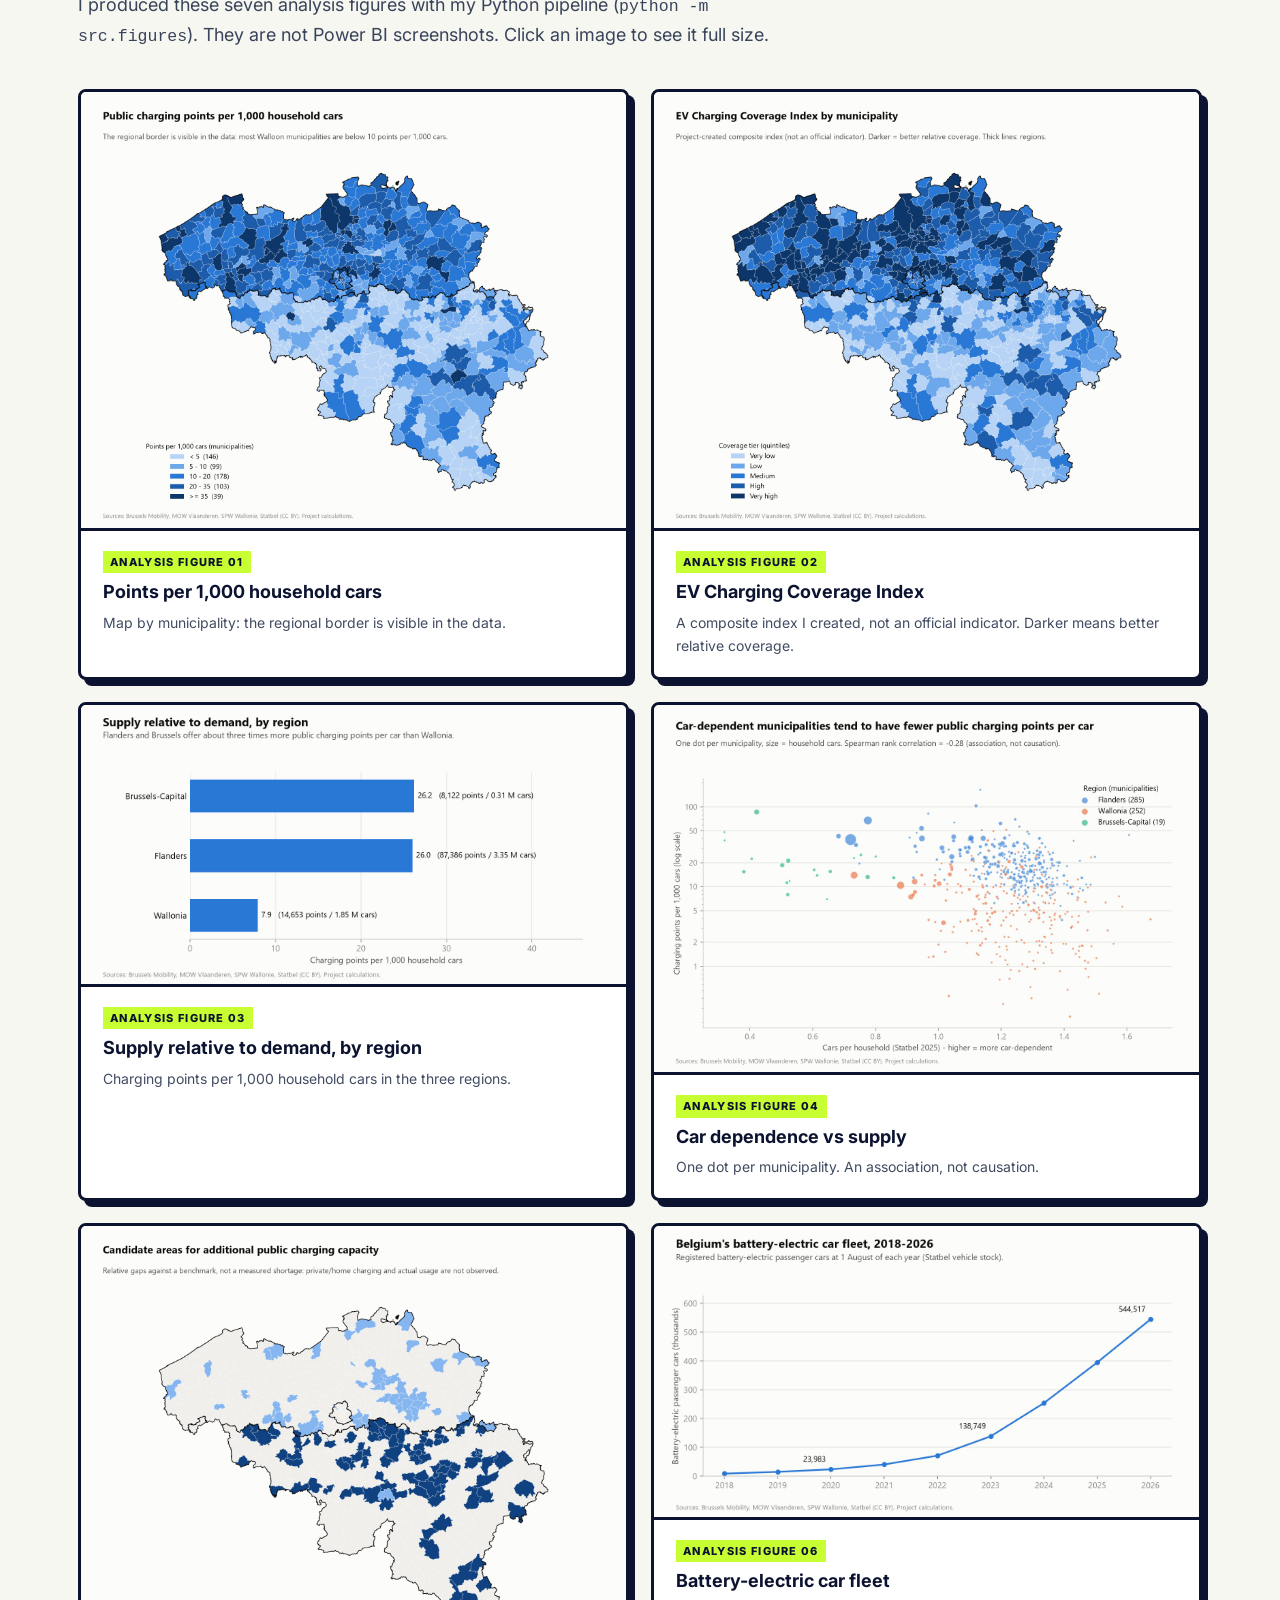
<file: projects/ev-charging/index.html>
<!doctype html>
<html lang="en">
<head>
  <meta charset="utf-8" />
  <meta name="viewport" content="width=device-width, initial-scale=1" />
  <title data-i18n="meta.title">Belgian EV Charging Case Study | Harry Mulembwe</title>
  <meta name="description" content="A geospatial Data &amp; BI project on official Belgian open data: is the charging infrastructure keeping pace with the EV transition, and where are the potential coverage gaps? Python, GeoPandas, SQL, Power BI." data-i18n-attr="content:meta.desc" />
  <meta name="theme-color" content="#0b1330" />
  <link rel="canonical" href="https://harry-mulembwe.vercel.app/projects/ev-charging/" />
  <link rel="alternate" hreflang="en" href="https://harry-mulembwe.vercel.app/projects/ev-charging/?lang=en" />
  <link rel="alternate" hreflang="fr" href="https://harry-mulembwe.vercel.app/projects/ev-charging/?lang=fr" />
  <link rel="alternate" hreflang="nl" href="https://harry-mulembwe.vercel.app/projects/ev-charging/?lang=nl" />
  <link rel="alternate" hreflang="x-default" href="https://harry-mulembwe.vercel.app/projects/ev-charging/" />
  <meta property="og:type" content="website" />
  <meta property="og:site_name" content="Harry Mulembwe" />
  <meta property="og:url" content="https://harry-mulembwe.vercel.app/projects/ev-charging/" />
  <meta property="og:title" content="Belgian EV Charging Case Study | Harry Mulembwe" />
  <meta property="og:description" content="A geospatial Data &amp; BI project on official Belgian open data: is the charging infrastructure keeping pace with the EV transition, and where are the potential coverage gaps? Python, GeoPandas, SQL, Power BI." />
  <meta property="og:image" content="https://harry-mulembwe.vercel.app/assets/og/og-ev-charging.jpg" />
  <meta property="og:image:width" content="1200" />
  <meta property="og:image:height" content="630" />
  <meta property="og:image:alt" content="Belgian EV Charging Infrastructure Intelligence: Power BI executive overview" />
  <meta property="og:locale" content="en_GB" />
  <meta property="og:locale:alternate" content="fr_BE" />
  <meta property="og:locale:alternate" content="nl_BE" />
  <meta name="twitter:card" content="summary_large_image" />
  <meta name="twitter:title" content="Belgian EV Charging Case Study | Harry Mulembwe" />
  <meta name="twitter:description" content="A geospatial Data &amp; BI project on official Belgian open data: is the charging infrastructure keeping pace with the EV transition, and where are the potential coverage gaps? Python, GeoPandas, SQL, Power BI." />
  <meta name="twitter:image" content="https://harry-mulembwe.vercel.app/assets/og/og-ev-charging.jpg" />
  <link rel="icon" href="../../assets/favicon.svg" type="image/svg+xml" />
  <script>
    (function(){var r=document.documentElement,l;r.classList.add('js');
    try{l=new URLSearchParams(location.search).get('lang')||localStorage.getItem('lang')}catch(e){}
    if(!l){var n=(navigator.language||'').slice(0,2).toLowerCase();l=(n==='fr'||n==='nl')?n:'en'}
    if(['en','fr','nl'].indexOf(l)<0)l='en';r.setAttribute('data-lang',l);
    if(l!=='en'){r.classList.add('i18n-pending');setTimeout(function(){r.classList.remove('i18n-pending')},1500)}})();
  </script>
  <link rel="preconnect" href="https://fonts.googleapis.com" />
  <link rel="preconnect" href="https://fonts.gstatic.com" crossorigin />
  <link href="https://fonts.googleapis.com/css2?family=Inter:wght@400;500;600;700;800;900&display=swap" rel="stylesheet" />
  <link rel="stylesheet" href="../../assets/marketing-case.css" />
  <link rel="stylesheet" href="styles.css" />
  <link rel="stylesheet" href="../../assets/common.css" />
</head>
<body class="ev">
  <div class="progress" aria-hidden="true"></div>
  <header class="topbar">
    <a class="brand" href="../../data/">← <span class="brand-name">Harry Mulembwe</span></a>
    <div class="topbar-right">
      <nav>
        <a href="#problem" data-i18n="nav.problem">Problem</a>
        <a href="#approach" data-i18n="nav.method">Approach</a>
        <a href="#results" data-i18n="nav.results">Results</a>
        <a href="#reading" data-i18n="nav.reading">Conclusions</a>
        <a href="#dashboard" data-i18n="nav.dash">Dashboard</a>
        <a href="#limits" data-i18n="nav.limits">Limits</a>
      </nav>
      <div class="lang-switch" role="group" aria-label="Language" data-i18n-attr="aria-label:ui.lang">
        <button type="button" data-lang-btn="en" lang="en" title="English" aria-pressed="true">EN</button>
        <button type="button" data-lang-btn="fr" lang="fr" title="Français" aria-pressed="false">FR</button>
        <button type="button" data-lang-btn="nl" lang="nl" title="Nederlands" aria-pressed="false">NL</button>
      </div>
    </div>
  </header>

  <main id="top">
    <!-- HERO -->
    <section class="hero section ev-hero">
      <div class="ev-top">
        <div class="ev-text">
          <div class="eyebrow" data-i18n="hero.eyebrow">Case study · Geospatial analytics / Open data</div>
          <h1><span>Belgian</span> <span class="hl">EV Charging</span> <span>Infrastructure</span> <span>Intelligence</span></h1>
          <p class="hero-sub" data-i18n="hero.sub">Is the charging network keeping pace with the EV transition?</p>
          <span class="type-badge" data-i18n="hero.badge">Personal project · official open data</span>
          <p class="hero-copy" data-i18n="hero.copy">I built a geospatial Data &amp; BI project to find out whether Belgium's charging infrastructure is keeping pace with the EV transition, and to identify potential territorial coverage gaps.</p>
        </div>
        <div class="ev-collage" aria-hidden="true">
          <span class="sc sc1"><img src="proof/powerbi_01_executive_overview.jpg" alt="" width="1288" height="748" /></span>
          <span class="sc sc2"><img src="proof/powerbi_02_geographic_coverage.jpg" alt="" width="1288" height="748" /></span>
          <span class="sc sc3"><img src="proof/powerbi_03_opportunity_areas.jpg" alt="" width="1288" height="748" /></span>
          <span class="ev-tile"><b data-i18n="num.gap">3.3×</b><i data-i18n="cg.tile">more points per car in Flanders and Brussels than in Wallonia</i></span>
          <span class="ev-badge"><b>75 / 75</b><i data-i18n="cg.badge">DAX values equal to SQL</i></span>
          <span class="ev-live" data-i18n="cg.live">Power BI · real screenshots</span>
        </div>
      </div>
      <p class="ev-cap" data-i18n="hero.cap">The three-page Power BI report I designed and built: unedited screenshots from Power BI Desktop.</p>
      <p class="disclosure"><b data-i18n="hero.discL">Personal project · official open data</b><span data-i18n="hero.disc">I used no synthetic data: every figure comes from datasets published by Brussels Mobility, MOW Vlaanderen, SPW Wallonie and Statbel. The gaps I show are relative differences between territories, not measured shortages.</span></p>
      <div class="meta-grid">
        <div><span data-i18n="m.type">Type</span><strong data-i18n="m.typeV">Personal project</strong></div>
        <div><span data-i18n="m.data">Data</span><strong data-i18n="m.dataV">Official open data</strong></div>
        <div><span data-i18n="m.scope">Scope</span><strong data-i18n="m.scopeV">Belgium · 565 municipalities</strong></div>
        <div><span data-i18n="m.qa">Controls</span><strong data-i18n="m.qaV">54 automated checks · 18 tests</strong></div>
      </div>
      <div class="stack">
        <span>Python</span><span>pandas</span><span>GeoPandas</span><span>SQL</span><span>SQLite</span><span>Power BI</span><span>DAX</span><span>TMDL</span><span>pytest</span><span data-i18n="tag.geo">Geospatial analysis</span><span data-i18n="tag.open">Open data</span>
      </div>
    </section>

    <div class="ev-ticker" aria-hidden="true">
      <div class="ev-track"><span data-i18n="tk.1">110,161 CHARGING POINTS</span><i>✦</i><span data-i18n="tk.2">565 MUNICIPALITIES</span><i>✦</i><span data-i18n="tk.3">20,781 STATISTICAL SECTORS</span><i>✦</i><span data-i18n="tk.4">OFFICIAL OPEN DATA</span><i>✦</i><span>PYTHON</span><i>✦</i><span>GEOPANDAS</span><i>✦</i><span>SQL</span><i>✦</i><span>POWER BI</span><i>✦</i></div>
      <div class="ev-track"><span data-i18n="tk.1">110,161 CHARGING POINTS</span><i>✦</i><span data-i18n="tk.2">565 MUNICIPALITIES</span><i>✦</i><span data-i18n="tk.3">20,781 STATISTICAL SECTORS</span><i>✦</i><span data-i18n="tk.4">OFFICIAL OPEN DATA</span><i>✦</i><span>PYTHON</span><i>✦</i><span>GEOPANDAS</span><i>✦</i><span>SQL</span><i>✦</i><span>POWER BI</span><i>✦</i></div>
    </div>

    <section class="stats section narrow">
      <article class="reveal" style="--i:0"><strong data-i18n="num.points">110,161</strong><span data-i18n="stat.1">public charging points I analysed, at 27,163 locations</span></article>
      <article class="reveal" style="--i:1"><strong data-count="565">565</strong><span data-i18n="stat.2">municipalities, 20,781 statistical sectors</span></article>
      <article class="reveal" style="--i:2"><strong data-i18n="num.gap">3.3×</strong><span data-i18n="stat.3">more charging points per car in Flanders and Brussels than in Wallonia</span></article>
      <article class="reveal" style="--i:3"><strong data-count="88">88</strong><span data-i18n="stat.4">municipalities I flag as candidates for additional capacity</span></article>
    </section>

    <!-- 01 PROBLEM -->
    <section id="problem" class="section split">
      <div>
        <div class="eyebrow" data-i18n="pb.eyebrow">01 · The problem</div>
        <h2 data-i18n="pb.title">Three regions. Three datasets. No Belgium-wide view.</h2>
      </div>
      <div class="prose">
        <p data-i18n="pb.p1">Belgium went from 23,983 battery-electric cars in 2020 to 544,517 in 2026.</p>
        <p data-i18n="pb.p2">Charging infrastructure is planned by three regions, and each publishes its own dataset: different language, schema, grain and coordinate system. I found no ready-made answer to the simple question a mobility manager would ask.</p>
        <p class="question" data-i18n="pb.q">Is supply proportional to demand everywhere, and if not, where should we look first?</p>
        <p data-i18n="pb.p3">So I merged the three regional charging datasets with Statbel statistics into one comparable, Belgium-wide model.</p>
      </div>
    </section>

    <!-- 02 APPROACH -->
    <section id="approach" class="section role-card">
      <div class="eyebrow" data-i18n="ap.eyebrow">02 · My approach</div>
      <h2 data-i18n="ap.title">Audit first. Profile next. Let the data decide the model.</h2>
      <div class="insights-grid ev-steps">
        <article class="reveal" style="--i:0"><span data-i18n="ap.1n">Step 01</span><h3 data-i18n="ap.1t">Source audit before any analysis</h3><p data-i18n="ap.1p">I registered eight official datasets with their publisher, licence, coordinate system and role, and wrote the script that downloads them with checksums.</p></article>
        <article class="reveal" style="--i:1"><span data-i18n="ap.2n">Step 02</span><h3 data-i18n="ap.2t">Profile, then decide the grain</h3><p data-i18n="ap.2p">I profiled every file before writing a transformation, and let the data decide the model.</p></article>
        <article class="reveal" style="--i:2"><span data-i18n="ap.3n">Step 03</span><h3 data-i18n="ap.3t">One reproducible pipeline</h3><p data-i18n="ap.3p">I wrote the cleaning and normalisation in Python, did the spatial work with GeoPandas, built the model in SQLite and the semantic layer in Power BI. One command rebuilds everything.</p></article>
        <article class="reveal" style="--i:0"><span data-i18n="ap.4n">Step 04</span><h3 data-i18n="ap.4t">Business questions first</h3><p data-i18n="ap.4p">I framed seven business questions; they drive my SQL analysis and my three dashboard pages.</p></article>
        <article class="reveal" style="--i:1"><span data-i18n="ap.5n">Step 05</span><h3 data-i18n="ap.5t">Controls before publication</h3><p data-i18n="ap.5p">I wrote 54 automated checks and 18 tests: no figure reaches my dashboard without a passing check.</p></article>
      </div>
    </section>

    <!-- 03 DATA -->
    <section id="data" class="section">
      <div class="eyebrow" data-i18n="da.eyebrow">03 · The data</div>
      <h2 data-i18n="da.title">Official sources only. Nothing simulated.</h2>
      <p class="lead-p" data-i18n="da.p">I took supply from the three regional publishers, and potential demand and the spatial layer from Statbel. I simulated nothing: when a value is missing, I leave it missing.</p>
      <div class="table-wrap reveal">
        <table class="data-table">
          <thead><tr><th data-i18n="da.th1">Source</th><th data-i18n="da.th2">Publisher</th><th data-i18n="da.th3">Used for</th></tr></thead>
          <tbody>
            <tr><td data-i18n="da.s1">EV charging stations</td><td>Brussels Mobility</td><td data-i18n="da.u1">Supply, Brussels (1,752 locations)</td></tr>
            <tr><td data-i18n="da.s2">Public charging points</td><td>MOW Vlaanderen</td><td data-i18n="da.u2">Supply, Flanders (87,381 points)</td></tr>
            <tr><td data-i18n="da.s3">Charging infrastructure</td><td>SPW Wallonie</td><td data-i18n="da.u3">Supply, Wallonia (14,623 points)</td></tr>
            <tr><td data-i18n="da.s4">Cars per household, population (2025)</td><td>Statbel</td><td data-i18n="da.u4">Potential demand</td></tr>
            <tr><td data-i18n="da.s5">Statistical-sector boundaries (2026)</td><td>Statbel</td><td data-i18n="da.u5">Spatial join</td></tr>
            <tr><td data-i18n="da.s6">Vehicle stock (2026)</td><td>Statbel</td><td data-i18n="da.u6">EV transition context</td></tr>
            <tr><td data-i18n="da.s7">Charging needs 2028/2030</td><td>MOW Vlaanderen</td><td data-i18n="da.u7">Flanders-only benchmark</td></tr>
          </tbody>
        </table>
      </div>
      <p class="note" data-i18n="da.note">Attribution: Brussels Mobility (CC BY), Departement Mobiliteit en Openbare Werken, Service public de Wallonie (CC BY 4.0), Statbel (CC BY 4.0). Charging data are aggregated for the three regions by Eco-Movement.</p>
    </section>

    <!-- 04 STACK + PIPELINE -->
    <section id="stack" class="section">
      <div class="eyebrow" data-i18n="st.eyebrow">04 · The stack</div>
      <h2 data-i18n="st.title">I built one pipeline, from the raw official files to Power BI.</h2>
      <ol class="chain reveal">
        <li><span>01</span><b data-i18n="st.c1">Official open data</b><small>Brussels Mobility · MOW · SPW · Statbel</small></li>
        <li><span>02</span><b>Python</b><small data-i18n="st.c2s">Scripted download, SHA-256, WFS paging, profiling</small></li>
        <li><span>03</span><b data-i18n="st.c3">Cleaning / normalisation</b><small data-i18n="st.c3s">One schema, one grain rule, de-duplication</small></li>
        <li><span>04</span><b>GeoPandas</b><small data-i18n="st.c4s">EPSG:3812, point-in-polygon on 20,781 Statbel sectors, distances</small></li>
        <li><span>05</span><b>SQLite</b><small data-i18n="st.c5s">Star schema, views, 23 analytical queries</small></li>
        <li><span>06</span><b data-i18n="st.c8">Controls</b><small data-i18n="st.c8s">54 automated checks, 18 tests</small></li>
        <li><span>07</span><b>Power BI</b><small data-i18n="st.c6s">PBIP / TMDL model, 55 DAX measures, 3 pages</small></li>
        <li class="last"><span>08</span><b data-i18n="st.c7">Business insights</b><small data-i18n="st.c7s">Regional gap, coverage index, candidate areas</small></li>
      </ol>
      <p class="note"><code>python run_pipeline.py</code> · <span data-i18n="st.note">I chain staging, cleaning, spatial join, model and SQLite, then run my 54 automated checks. With pytest I add 18 tests on the cleaning rules and the database.</span></p>
      <div class="ev-kit">
        <article><b>Python</b><p>pandas · GeoPandas · Shapely · pyproj</p></article>
        <article><b>SQL / SQLite</b><p data-i18n="st.k2">CTEs · window functions · views</p></article>
        <article><b>Power BI</b><p>PBIP / TMDL · DAX · Power Query</p></article>
        <article><b>pytest</b><p data-i18n="st.k4">18 tests on the cleaning rules and the database</p></article>
      </div>
      <div class="ev-code-grid">
        <div class="prose">
          <p data-i18n="st.geo1">The spatial join is the centre of my model: I joined 103,756 charging records to 20,781 Statbel statistical sectors by point-in-polygon in EPSG:3812, and matched 100% of them.</p>
          <p data-i18n="st.geo2">I re-assigned 81 points to the region they actually lie in. I compute areas and distances in metres, never on degrees.</p>
          <p class="note" data-i18n="st.geoNote">An extract of my <code>src/geo.py</code>, as it runs in the pipeline.</p>
        </div>
        <pre class="ev-code" tabindex="0">def join_points_to_sectors(points: gpd.GeoDataFrame, sectors: gpd.GeoDataFrame) -&gt; gpd.GeoDataFrame:
    """Attach the statistical sector to each charging record.

    1. point-in-polygon (`within`);
    2. for points outside every polygon (coast, border, ~30 m source accuracy): nearest
       sector within the configured tolerance;
    3. anything further away stays UNMATCHED and is excluded from territorial tables.
    """
    cfg = load_config()
    metric = cfg["crs"]["metric"]
    max_dist = cfg["spatial"]["nearest_sector_max_distance_m"]
    assert_crs(points, metric, "charging points before spatial join")
    assert_crs(sectors, metric, "sectors before spatial join")

    keep = ["statistical_sector_code", "municipality_nis", "region_name", "geometry"]
    joined = gpd.sjoin(points, sectors[keep], how="left", predicate="within").drop(columns="index_right")
    # A point exactly on a shared edge can match two sectors: keep the first, deterministically.
    joined = joined[~joined.index.duplicated(keep="first")]
    joined["spatial_join_method"] = "WITHIN"
    joined["spatial_join_distance_m"] = 0.0

    missing = joined["statistical_sector_code"].isna()
    if missing.any():
        near = gpd.sjoin_nearest(points.loc[missing], sectors[keep], how="left",
                                 max_distance=max_dist, distance_col="dist")
        near = near[~near.index.duplicated(keep="first")]
        for col in ("statistical_sector_code", "municipality_nis", "region_name"):
            joined.loc[near.index, col] = near[col]
        joined.loc[near.index, "spatial_join_distance_m"] = near["dist"]
        matched = near["statistical_sector_code"].notna()
        joined.loc[near.index[matched], "spatial_join_method"] = f"NEAREST_LE_{max_dist}M"
        joined.loc[near.index[~matched], "spatial_join_method"] = "UNMATCHED"
        joined.loc[near.index[~matched], "spatial_join_distance_m"] = float("nan")

    counts = joined["spatial_join_method"].value_counts().to_dict()
    log.info("spatial join: %s", counts)
    return joined</pre>
      </div>
    </section>

    <!-- 05 DIFFICULTIES -->
    <section id="difficulties" class="section">
      <div class="eyebrow" data-i18n="df.eyebrow">05 · The difficulties</div>
      <h2 data-i18n="df.title">Six traps in the real data, and what I decided.</h2>
      <p class="lead-p" data-i18n="df.p">I found every problem below by profiling the files; I assumed none of them in advance.</p>
      <div class="insights-grid">
        <article class="reveal" style="--i:0"><span data-i18n="df.1n">Trap 01</span><h3 data-i18n="df.1t">A silently truncated download.</h3><p data-i18n="df.1p">The Flemish web service returned exactly 20,000 rows. The server actually held 87,381. I rewrote the download with paging and a completeness check: without it, every Flemish figure would have been wrong by a factor of four.</p></article>
        <article class="reveal" style="--i:1"><span data-i18n="df.2n">Trap 02</span><h3 data-i18n="df.2t">Three grains.</h3><p data-i18n="df.2p">Brussels publishes one row per location, the other regions one row per charging point. Counting rows would have compared 1,752 with 87,381. I kept one row per source record with an additive point count.</p></article>
        <article class="reveal" style="--i:2"><span data-i18n="df.3n">Trap 03</span><h3 data-i18n="df.3t">A power field that was not power.</h3><p data-i18n="df.3p">Brussels' <code>power</code> column contains voltages (230, 400, 1000), not kW. I left kW empty rather than invent it, and derived a cross-region “fast-capable” flag from AC/DC, validated on Flemish data (99.6% of AC points are at most 22 kW).</p></article>
        <article class="reveal" style="--i:0"><span data-i18n="df.4n">Trap 04</span><h3 data-i18n="df.4t">Three coordinate systems.</h3><p data-i18n="df.4p">I reproject everything to Belgian Lambert 2008 (metres) before any join or distance.</p></article>
        <article class="reveal" style="--i:1"><span data-i18n="df.5n">Trap 05</span><h3 data-i18n="df.5t">A site counted twice.</h3><p data-i18n="df.5p">The same 100-point site appeared in two regional files with coordinates 5 km apart. I identified it by location id, operator and size, and removed it once, with an audit trail.</p></article>
        <article class="reveal" style="--i:2"><span data-i18n="df.6n">Trap 06</span><h3 data-i18n="df.6t">A tempting but wrong denominator.</h3><p data-i18n="df.6p">Registered cars per municipality are distorted by leasing companies (239,830 cars “in” Zaventem). I used Statbel's household-based car counts instead.</p></article>
      </div>
    </section>

    <!-- 06 ANALYSIS -->
    <section id="analysis" class="section">
      <div class="eyebrow" data-i18n="an.eyebrow">06 · The analysis</div>
      <h2 data-i18n="an.title">I compared supply with potential demand, from region to municipality.</h2>
      <div class="ev-code-grid">
        <div class="prose">
          <ul class="ticks">
            <li data-i18n="an.1">I built a regional scorecard: supply share vs demand share.</li>
            <li data-i18n="an.2">I ranked the municipalities on points per 1,000 household cars, density per km² and fast-charging supply.</li>
            <li data-i18n="an.3">I measured geographic accessibility: the population within 1 km of a charging location.</li>
            <li data-i18n="an.4">I tested car dependence against coverage: do highly motorised municipalities get good coverage?</li>
            <li data-i18n="an.5">I analysed the operator market structure (shares, concentration index).</li>
            <li data-i18n="an.6">I designed and documented an EV Charging Coverage Index (my own composite, not an official indicator), tested its sensitivity and cross-checked it against the official Flemish 2030 needs estimate.</li>
          </ul>
          <p class="note" data-i18n="an.note">When I write “cars”, I always mean cars owned or used by households: a proxy for potential demand, not a count of electric vehicles.</p>
          <p class="note" data-i18n="an.sqlNote">Opposite: my query q01 in <code>sql/analysis_queries.sql</code>, the regional scorecard.</p>
        </div>
        <pre class="ev-code" tabindex="0">-- @name: q01_regional_scorecard
-- Is supply proportional to demand? Share of national supply vs share of national cars.
WITH supply AS (
    SELECT l.region_name,
           SUM(s.charging_point_count)                                         AS charging_points,
           COUNT(DISTINCT s.location_uid)                                      AS charging_locations,
           SUM(CASE WHEN s.fast_capable = 1 THEN s.charging_point_count END)   AS fast_capable_points,
           SUM(CASE WHEN s.fast_capable IS NOT NULL THEN s.charging_point_count END) AS classified_points
    FROM fact_charging_supply s
    JOIN dim_location l ON l.location_key = s.location_key
    GROUP BY l.region_name
),
demand AS (
    SELECT l.region_name,
           SUM(d.population) AS population,
           SUM(d.households) AS households,
           SUM(d.total_cars) AS total_cars
    FROM fact_mobility_demand d
    JOIN dim_location l ON l.location_key = d.location_key
    GROUP BY l.region_name
),
area AS (
    SELECT region_name, SUM(area_km2) AS area_km2 FROM dim_municipality GROUP BY region_name
)
SELECT d.region_name,
       d.population,
       d.total_cars,
       ROUND(1.0 * d.total_cars / d.households, 3)                               AS cars_per_household,
       s.charging_points,
       s.charging_locations,
       ROUND(1000.0 * s.charging_points / d.total_cars, 2)                       AS points_per_1000_cars,
       ROUND(1000.0 * s.charging_points / d.population, 2)                       AS points_per_1000_inhabitants,
       ROUND(1.0 * d.total_cars / s.charging_points, 1)                          AS cars_per_point,
       ROUND(s.charging_points / a.area_km2, 2)                                  AS points_per_km2,
       ROUND(100.0 * s.fast_capable_points / s.classified_points, 1)             AS fast_capable_share_pct,
       ROUND(100.0 * s.charging_points / SUM(s.charging_points) OVER (), 1)      AS share_of_national_points_pct,
       ROUND(100.0 * d.total_cars / SUM(d.total_cars) OVER (), 1)                AS share_of_national_cars_pct,
       ROUND(100.0 * s.charging_points / SUM(s.charging_points) OVER ()
           - 100.0 * d.total_cars / SUM(d.total_cars) OVER (), 1)                AS supply_minus_demand_share_pts
FROM demand d
JOIN supply s ON s.region_name = d.region_name
JOIN area a   ON a.region_name = d.region_name
ORDER BY points_per_1000_cars DESC;</pre>
      </div>
    </section>

    <!-- 07 RESULTS -->
    <section id="results" class="section ev-results">
      <div class="eyebrow" data-i18n="rs.eyebrow">07 · The results</div>
      <h2 data-i18n="rs.title">What I found: a sizeable network, very unevenly spread.</h2>
      <p class="ev-caveat" data-i18n="rs.note">What I measure are relative gaps against other territories, not measured shortages. The associations I report are not causal claims.</p>
      <div class="insights-grid">
        <article class="reveal" style="--i:0"><span data-i18n="rs.1n">Result 01</span><strong class="big" data-i18n="rs.1b">4.9</strong><h3 data-i18n="rs.1t">The national average hides a regional divide.</h3><p data-i18n="rs.1p">I count one public point per 4.9 battery-electric cars nationally, but Flanders holds 79% of the points for 61% of household cars, Wallonia 13% for 34%.</p></article>
        <article class="reveal" style="--i:1"><span data-i18n="rs.2n">Result 02</span><strong class="big" data-i18n="num.gap">3.3×</strong><h3 data-i18n="rs.2t">The gap in points per car.</h3><p data-i18n="rs.2p">I measured 26 points per 1,000 household cars in Flanders and Brussels, and 7.9 in Wallonia.</p></article>
        <article class="reveal" style="--i:2"><span data-i18n="rs.3n">Result 03</span><strong class="big" data-i18n="rs.3b">66%</strong><h3 data-i18n="rs.3t">Reach is Wallonia's first gap.</h3><p data-i18n="rs.3p">By my calculation, 66% of Walloon residents live within 1 km of a charging location, against 96% in Flanders and 100% in Brussels. I found nine municipalities without any public point.</p></article>
        <article class="reveal" style="--i:0"><span data-i18n="rs.4n">Result 04</span><strong class="big" data-i18n="rs.4b">2.6%</strong><h3 data-i18n="rs.4t">Brussels is dense but slow.</h3><p data-i18n="rs.4p">I measured 50 points per km² in Brussels, but only 2.6% of them are fast-capable.</p></article>
        <article class="reveal" style="--i:1"><span data-i18n="rs.5n">Result 05</span><strong class="big" data-i18n="rs.5b">−0.28</strong><h3 data-i18n="rs.5t">Car-dependent municipalities are the least served by public charging.</h3><p data-i18n="rs.5p">I measured a rank correlation of -0.28 between cars per household and points per car, and I find it again inside each region.</p></article>
        <article class="reveal" style="--i:2"><span data-i18n="rs.6n">Result 06</span><strong class="big" data-count="88">88</strong><h3 data-i18n="rs.6t">Candidate municipalities.</h3><p data-i18n="rs.6p">I flag 88 candidate municipalities (365,000 household cars) that combine low coverage and high car dependence; my second, within-region lens highlights 98, including 50 in Flanders.</p></article>
      </div>
    </section>

    <!-- 08 READING THE RESULTS -->
    <section id="reading" class="section">
      <div class="eyebrow" data-i18n="rd.eyebrow">08 · What the results mean</div>
      <h2 data-i18n="rd.title">From numbers to answers: what I conclude, and why.</h2>
      <p class="lead-p" data-i18n="rd.p">A result is not an explanation. For each finding I state what the data shows, how I read it (a hypothesis, labelled as such, because the data cannot prove it) and what I would do next.</p>
      <div class="ev-reads">
        <article class="ev-read reveal">
          <h3><span class="ev-n">01</span><span data-i18n="rd.1q">Is the network keeping pace with the EV transition?</span></h3>
          <div class="ev-read-grid">
            <div><b data-i18n="rd.lf">What the data shows</b><p data-i18n="rd.1f">544,517 battery-electric cars in 2026 against 23,983 in 2020, and 110,161 public charging points: one point per 4.9 electric cars.</p></div>
            <div class="hyp"><b data-i18n="rd.lr">My reading (hypothesis)</b><p data-i18n="rd.1r">At national level, today's supply is sizeable. But the sources have no installation dates: I can describe the level, not the speed. Whether the network grows as fast as the fleet cannot be said from these files.</p></div>
            <div class="act"><b data-i18n="rd.la">What I would do</b><p data-i18n="rd.1a">Save the same snapshot every month. After a year, the growth of the network can be compared with the growth of the fleet.</p></div>
          </div>
        </article>
        <article class="ev-read reveal">
          <h3><span class="ev-n">02</span><span data-i18n="rd.2q">Why is Wallonia so far behind per car?</span></h3>
          <div class="ev-read-grid">
            <div><b data-i18n="rd.lf">What the data shows</b><p data-i18n="rd.2f">7.9 points per 1,000 household cars in Wallonia, 26 in Flanders and Brussels. Wallonia holds 13% of the points for 34% of the cars.</p></div>
            <div class="hyp"><b data-i18n="rd.lr">My reading (hypothesis)</b><p data-i18n="rd.2r">Three hypotheses, none proven here. Density: 219 inhabitants per km² in Wallonia against 504 in Flanders, so a charging site serves fewer people. Housing: more private parking would mean more home charging, which open data do not show. Timing: the Walloon file is six months older than the two others.</p></div>
            <div class="act"><b data-i18n="rd.la">What I would do</b><p data-i18n="rd.2a">Start with reach, not volume: the nine municipalities without any public point, then the large fleets with weak ratios such as La Louvière (129 points for 36,623 household cars).</p></div>
          </div>
        </article>
        <article class="ev-read reveal">
          <h3><span class="ev-n">03</span><span data-i18n="rd.3q">Why does the thinnest network have the most fast charging?</span></h3>
          <div class="ev-read-grid">
            <div><b data-i18n="rd.lf">What the data shows</b><p data-i18n="rd.3f">14.6% of Walloon points are fast-capable against 7.0% in Flanders, yet only 66% of residents live within 1 km of a charging location.</p></div>
            <div class="hyp"><b data-i18n="rd.lr">My reading (hypothesis)</b><p data-i18n="rd.3r">Hypothesis: in a low-density territory, operators favour fast sites that passing drivers can use, over slow neighbourhood points that need local density to pay off. The mix is consistent with it; the data cannot confirm the intent.</p></div>
            <div class="act"><b data-i18n="rd.la">What I would do</b><p data-i18n="rd.3a">Complement the fast sites with slow, local points where people live: the gap is distance, not speed.</p></div>
          </div>
        </article>
        <article class="ev-read reveal">
          <h3><span class="ev-n">04</span><span data-i18n="rd.4q">Brussels is dense but slow: is that a problem?</span></h3>
          <div class="ev-read-grid">
            <div><b data-i18n="rd.lf">What the data shows</b><p data-i18n="rd.4f">50 points per km² and every resident within 1 km of a charger, but only 2.6% fast-capable. Households have 0.53 cars on average.</p></div>
            <div class="hyp"><b data-i18n="rd.lr">My reading (hypothesis)</b><p data-i18n="rd.4r">Hypothesis: on-street slow charging plays the role that home charging plays elsewhere. If so, the slow mix is a logical choice rather than a weakness. Brussels publishes no kW, so the fast share is inferred from AC/DC.</p></div>
            <div class="act"><b data-i18n="rd.la">What I would do</b><p data-i18n="rd.4a">Before adding fast chargers, find out who needs them. That requires usage data, which is not open.</p></div>
          </div>
        </article>
        <article class="ev-read reveal">
          <h3><span class="ev-n">05</span><span data-i18n="rd.5q">Why are car-dependent municipalities the least served?</span></h3>
          <div class="ev-read-grid">
            <div><b data-i18n="rd.lf">What the data shows</b><p data-i18n="rd.5f">The more cars per household, the fewer public points per car: 24.3 points per 1,000 cars in the least car-dependent third of municipalities, 12.2 in the most car-dependent. Rank correlation -0.28, also inside each region.</p></div>
            <div class="hyp"><b data-i18n="rd.lr">My reading (hypothesis)</b><p data-i18n="rd.5r">Hypothesis: public chargers follow dense, mixed land use (centres, shops, offices), while car-dependent municipalities are residential, with private parking where people can charge at home. A low public ratio there may reflect a lower need, not a shortage. An association is not a cause.</p></div>
            <div class="act"><b data-i18n="rd.la">What I would do</b><p data-i18n="rd.5a">Cross the list of candidate municipalities with housing and private-charging data before any investment decision.</p></div>
          </div>
        </article>
      </div>
      <div class="ev-answer reveal">
        <span class="ev-n" data-i18n="rd.ansK">My answer to the question</span>
        <h3 data-i18n="rd.ansT">Keeping up on average. Not everywhere.</h3>
        <p data-i18n="rd.ansP">Nationally the supply is real: one public point per 4.9 electric cars. But Belgium does not have one network, it has three. Flanders and Brussels are well supplied per car; Wallonia is not, and its first gap is distance, not speed. The 88 candidate municipalities are where I would look first: leads to check against private charging and local conditions, not proven shortages.</p>
      </div>
      <div class="ev-next reveal">
        <b data-i18n="rd.nxT">What I would do with more time</b>
        <ul>
          <li data-i18n="rd.nx1">Monthly snapshots, to measure how fast the network grows.</li>
          <li data-i18n="rd.nx2">Distances along the road network instead of straight lines.</li>
          <li data-i18n="rd.nx3">A source on private charging or housing types, to separate real needs from apparent gaps.</li>
          <li data-i18n="rd.nx4">Motorway corridors and through-traffic, which municipal demand ignores.</li>
        </ul>
      </div>
    </section>

    <!-- 09 DASHBOARD -->
    <section id="dashboard" class="section">
      <div class="eyebrow" data-i18n="db.eyebrow">09 · The dashboard</div>
      <h2 data-i18n="db.title">A three-page Power BI report I built, checked against SQL.</h2>
      <p class="lead-p" data-i18n="db.p">I designed the star schema, wrote the 55 DAX measures and built the three report pages as a Power BI Project (PBIP / TMDL). Each page answers one business question. I then compared 75 measure values with SQL: all match.</p>
      <ul class="ev-facts">
        <li><b>3</b><span data-i18n="db.f1">report pages</span></li>
        <li><b>55</b><span data-i18n="db.f2">DAX measures</span></li>
        <li><b>75 / 75</b><span data-i18n="db.f3">measure values equal to SQL</span></li>
      </ul>
      <figure class="ev-dash reveal" id="pbi1">
        <figcaption><span class="ev-n" data-i18n="db.1n">Page 1</span><b data-i18n="db.1t">Executive Overview</b><span class="q" data-i18n="db.1q">Is the public charging network keeping pace with the EV transition, and is supply proportional to demand?</span></figcaption>
        <a class="shot" href="proof/powerbi_01_executive_overview.jpg" target="_blank" rel="noopener"><img src="proof/powerbi_01_executive_overview.jpg" alt="Power BI report, page 1: executive overview with headline cards, regional scorecard, battery-electric fleet trend and charging mix" width="1288" height="748" /></a>
        <p class="ev-dash-note" data-i18n="db.1p">On this page I show six headline cards, supply share against demand share, the battery-electric fleet since 2018, my regional scorecard and the charging mix.</p>
      </figure>
      <figure class="ev-dash reveal" id="pbi2">
        <figcaption><span class="ev-n" data-i18n="db.2n">Page 2</span><b data-i18n="db.2t">Geographic Coverage &amp; Infrastructure</b><span class="q" data-i18n="db.2q">Where is the network dense, who operates it, and where is fast charging concentrated?</span></figcaption>
        <a class="shot" href="proof/powerbi_02_geographic_coverage.jpg" target="_blank" rel="noopener"><img src="proof/powerbi_02_geographic_coverage.jpg" alt="Power BI report, page 2: dot map of charging points by municipality, density by province, operators and municipality detail" loading="lazy" width="1288" height="748" /></a>
        <p class="ev-dash-note" data-i18n="db.2p">I drew a dot map with one bubble per municipality, and added the density per km² by province, the operators by charging points and the municipality detail.</p>
      </figure>
      <figure class="ev-dash reveal" id="pbi3">
        <figcaption><span class="ev-n" data-i18n="db.3n">Page 3</span><b data-i18n="db.3t">Supply vs Demand &amp; Opportunity Areas</b><span class="q" data-i18n="db.3q">Do car-dependent municipalities get good coverage, and which areas are candidates for more capacity?</span></figcaption>
        <a class="shot" href="proof/powerbi_03_opportunity_areas.jpg" target="_blank" rel="noopener"><img src="proof/powerbi_03_opportunity_areas.jpg" alt="Power BI report, page 3: car dependence against the coverage index, coverage tiers by region and the opportunity ranking" loading="lazy" width="1288" height="748" /></a>
        <p class="ev-dash-note" data-i18n="db.3p">I plot car dependence against my coverage index, show the coverage tiers by region and rank the opportunities. I wrote it on the page itself: candidates to investigate, not proven shortages.</p>
      </figure>
      <p class="note" data-i18n="db.note">My screenshots are unedited. Power BI Desktop displays numbers in Belgian format (110.161 for 110,161). The Coverage Index on page 3 is a composite I created for this project, not an official indicator.</p>
    </section>

    <!-- 09 ANALYSIS FIGURES -->
    <section id="proof" class="section">
      <div class="eyebrow" data-i18n="pw.eyebrow">10 · Analysis outputs</div>
      <h2 data-i18n="pw.title">Seven figures I produced with my pipeline.</h2>
      <p class="lead-p" data-i18n="pw.p">I produced these seven analysis figures with my Python pipeline (<code>python -m src.figures</code>). They are not Power BI screenshots. Click an image to see it full size.</p>
      <div class="evidence-grid">
        <figure class="evidence reveal" style="--i:0" id="ev1">
          <a class="shot" href="proof/fig_02_points_per_1000_cars_map.jpg" target="_blank" rel="noopener"><img src="proof/fig_02_points_per_1000_cars_map.jpg" alt="Map of Belgium: public charging points per 1,000 household cars, by municipality" loading="lazy" width="1600" height="1280" /></a>
          <figcaption><span class="ev-n" data-i18n="pw.e1n">Analysis figure 01</span><b data-i18n="pw.e1t">Points per 1,000 household cars</b><span data-i18n="pw.e1p">Map by municipality: the regional border is visible in the data.</span></figcaption>
        </figure>
        <figure class="evidence reveal" style="--i:1" id="ev2">
          <a class="shot" href="proof/fig_01_coverage_index_map.jpg" target="_blank" rel="noopener"><img src="proof/fig_01_coverage_index_map.jpg" alt="Map of Belgium: EV Charging Coverage Index by municipality, in five tiers" loading="lazy" width="1600" height="1280" /></a>
          <figcaption><span class="ev-n" data-i18n="pw.e2n">Analysis figure 02</span><b data-i18n="pw.e2t">EV Charging Coverage Index</b><span data-i18n="pw.e2p">A composite index I created, not an official indicator. Darker means better relative coverage.</span></figcaption>
        </figure>
        <figure class="evidence reveal" style="--i:0" id="ev3">
          <a class="shot" href="proof/fig_03_regional_supply_vs_demand.jpg" target="_blank" rel="noopener"><img src="proof/fig_03_regional_supply_vs_demand.jpg" alt="Bar chart: charging points per 1,000 household cars in Brussels, Flanders and Wallonia" loading="lazy" width="1440" height="736" /></a>
          <figcaption><span class="ev-n" data-i18n="pw.e3n">Analysis figure 03</span><b data-i18n="pw.e3t">Supply relative to demand, by region</b><span data-i18n="pw.e3p">Charging points per 1,000 household cars in the three regions.</span></figcaption>
        </figure>
        <figure class="evidence reveal" style="--i:1" id="ev4">
          <a class="shot" href="proof/fig_04_car_dependence_vs_supply.jpg" target="_blank" rel="noopener"><img src="proof/fig_04_car_dependence_vs_supply.jpg" alt="Scatter plot: cars per household against charging points per 1,000 cars, one dot per municipality" loading="lazy" width="1520" height="1024" /></a>
          <figcaption><span class="ev-n" data-i18n="pw.e4n">Analysis figure 04</span><b data-i18n="pw.e4t">Car dependence vs supply</b><span data-i18n="pw.e4p">One dot per municipality. An association, not causation.</span></figcaption>
        </figure>
        <figure class="evidence reveal" style="--i:0" id="ev5">
          <a class="shot" href="proof/fig_05_priority_candidates_map.jpg" target="_blank" rel="noopener"><img src="proof/fig_05_priority_candidates_map.jpg" alt="Map of Belgium: candidate municipalities for additional public charging capacity" loading="lazy" width="1600" height="1280" /></a>
          <figcaption><span class="ev-n" data-i18n="pw.e5n">Analysis figure 05</span><b data-i18n="pw.e5t">Candidate areas</b><span data-i18n="pw.e5p">Relative gaps against a benchmark, not a measured shortage: private charging and actual usage are not observed.</span></figcaption>
        </figure>
        <figure class="evidence reveal" style="--i:1" id="ev6">
          <a class="shot" href="proof/fig_06_bev_stock_trend.jpg" target="_blank" rel="noopener"><img src="proof/fig_06_bev_stock_trend.jpg" alt="Line chart: Belgium's battery-electric car fleet, 2018 to 2026" loading="lazy" width="1440" height="768" /></a>
          <figcaption><span class="ev-n" data-i18n="pw.e6n">Analysis figure 06</span><b data-i18n="pw.e6t">Battery-electric car fleet</b><span data-i18n="pw.e6p">Registered battery-electric passenger cars (Statbel vehicle stock): 23,983 in 2020, 544,517 in 2026.</span></figcaption>
        </figure>
        <figure class="evidence wide reveal" id="ev7">
          <a class="shot" href="proof/fig_07_charging_mix_by_region.jpg" target="_blank" rel="noopener"><img src="proof/fig_07_charging_mix_by_region.jpg" alt="Stacked bar chart: share of normal, fast, ultra-fast and unknown-power charging points by region" loading="lazy" width="1440" height="736" /></a>
          <figcaption><span class="ev-n" data-i18n="pw.e7n">Analysis figure 07</span><b data-i18n="pw.e7t">Charging mix by region</b><span data-i18n="pw.e7p">Share of charging points by power category. Brussels publishes no kW.</span></figcaption>
        </figure>
      </div>
    </section>

    <!-- 10 LIMITS -->
    <section id="limits" class="section split">
      <div>
        <div class="eyebrow" data-i18n="li.eyebrow">11 · The limits</div>
        <h2 data-i18n="li.title">What my analysis can claim, and what it cannot.</h2>
      </div>
      <ul class="ev-limits">
        <li data-i18n="li.1">Wallonia's file is a six-month-older snapshot than the two others.</li>
        <li data-i18n="li.2">Household cars are a proxy for demand, not EV counts.</li>
        <li data-i18n="li.3">Private and workplace charging, usage and availability are not in open data: a low public ratio is a lead to investigate, not a proven shortage.</li>
        <li data-i18n="li.4">Brussels publishes neither kW nor accessibility.</li>
        <li data-i18n="li.5">My coverage index is relative by construction and is not an official indicator.</li>
      </ul>
    </section>

    <!-- 11 TAKEAWAY + NEXT -->
    <section id="learned" class="section takeaway">
      <div class="eyebrow" data-i18n="le.eyebrow">12 · What to take away</div>
      <blockquote data-i18n="le.quote">“The candidate list is a screening tool: it says where to look first, not where a charger is missing.”</blockquote>
      <div class="ev-repo reveal">
        <b data-i18n="le.repoT">Project contents</b>
        <p data-i18n="le.repoP">I wrote the source registry, the download and profiling scripts, the Python pipeline, the SQLite star schema, 23 SQL queries, the tests, the Power BI project (PBIP / TMDL) and the documentation. One command rebuilds everything: <code>python run_pipeline.py</code>.</p>
        <p style="margin-top:14px"><a class="btn" href="https://github.com/Unix0899/belgian-ev-charging-infrastructure-intelligence" target="_blank" rel="noopener" data-i18n="le.gh">View the code on GitHub →</a></p>
      </div>

      <div class="eyebrow" style="margin-top:70px" data-i18n="nx.eyebrow">Next project</div>
      <a class="next-card reveal" href="../odres/index.html">
        <div>
          <span class="eyebrow" data-i18n="nx.kicker">Professional experience · Marketing &amp; commercial analytics</span>
          <h3>ODRES Group</h3>
          <p data-i18n="nx.p">Acquisition, funnel, pipeline and MRR analytics rebuilt publicly with synthetic data: SQL, Python, data quality, Power BI and a budget decision for every campaign.</p>
          <span class="go" data-i18n="nx.go">View case study<b>→</b></span>
        </div>
        <figure><img src="../odres/proof/powerbi_01_executive_overview.jpg" alt="Power BI report from the ODRES case study (synthetic data)" data-i18n-attr="alt:nx.alt" loading="lazy" width="1288" height="724" /></figure>
      </a>
      <div class="cta-row">
        <a class="btn" href="mailto:Harrymulembwe09@gmail.com" data-i18n="le.contact">Contact me</a>
        <a class="btn ghost" href="https://linkedin.com/in/harry-mulembwe" target="_blank" rel="noopener">LinkedIn</a>
        <a class="btn ghost" href="https://github.com/Unix0899/belgian-ev-charging-infrastructure-intelligence" target="_blank" rel="noopener">GitHub</a>
        <a class="btn ghost" href="../cryptobel/index.html" data-i18n="le.next">Next case study: Cryptobel →</a>
        <a class="btn ghost" href="../../projects/" data-i18n="le.all">All projects</a>
      </div>
    </section>
  </main>

  <footer data-i18n="footer">Harry Mulembwe · Data &amp; Reporting Analyst · Brussels · Personal project on official open data</footer>

  <script src="../../assets/i18n/ev-charging.js"></script>
  <script src="../../assets/i18n.js"></script>
  <script src="../../assets/site.js"></script>
</body>
</html>
</file>
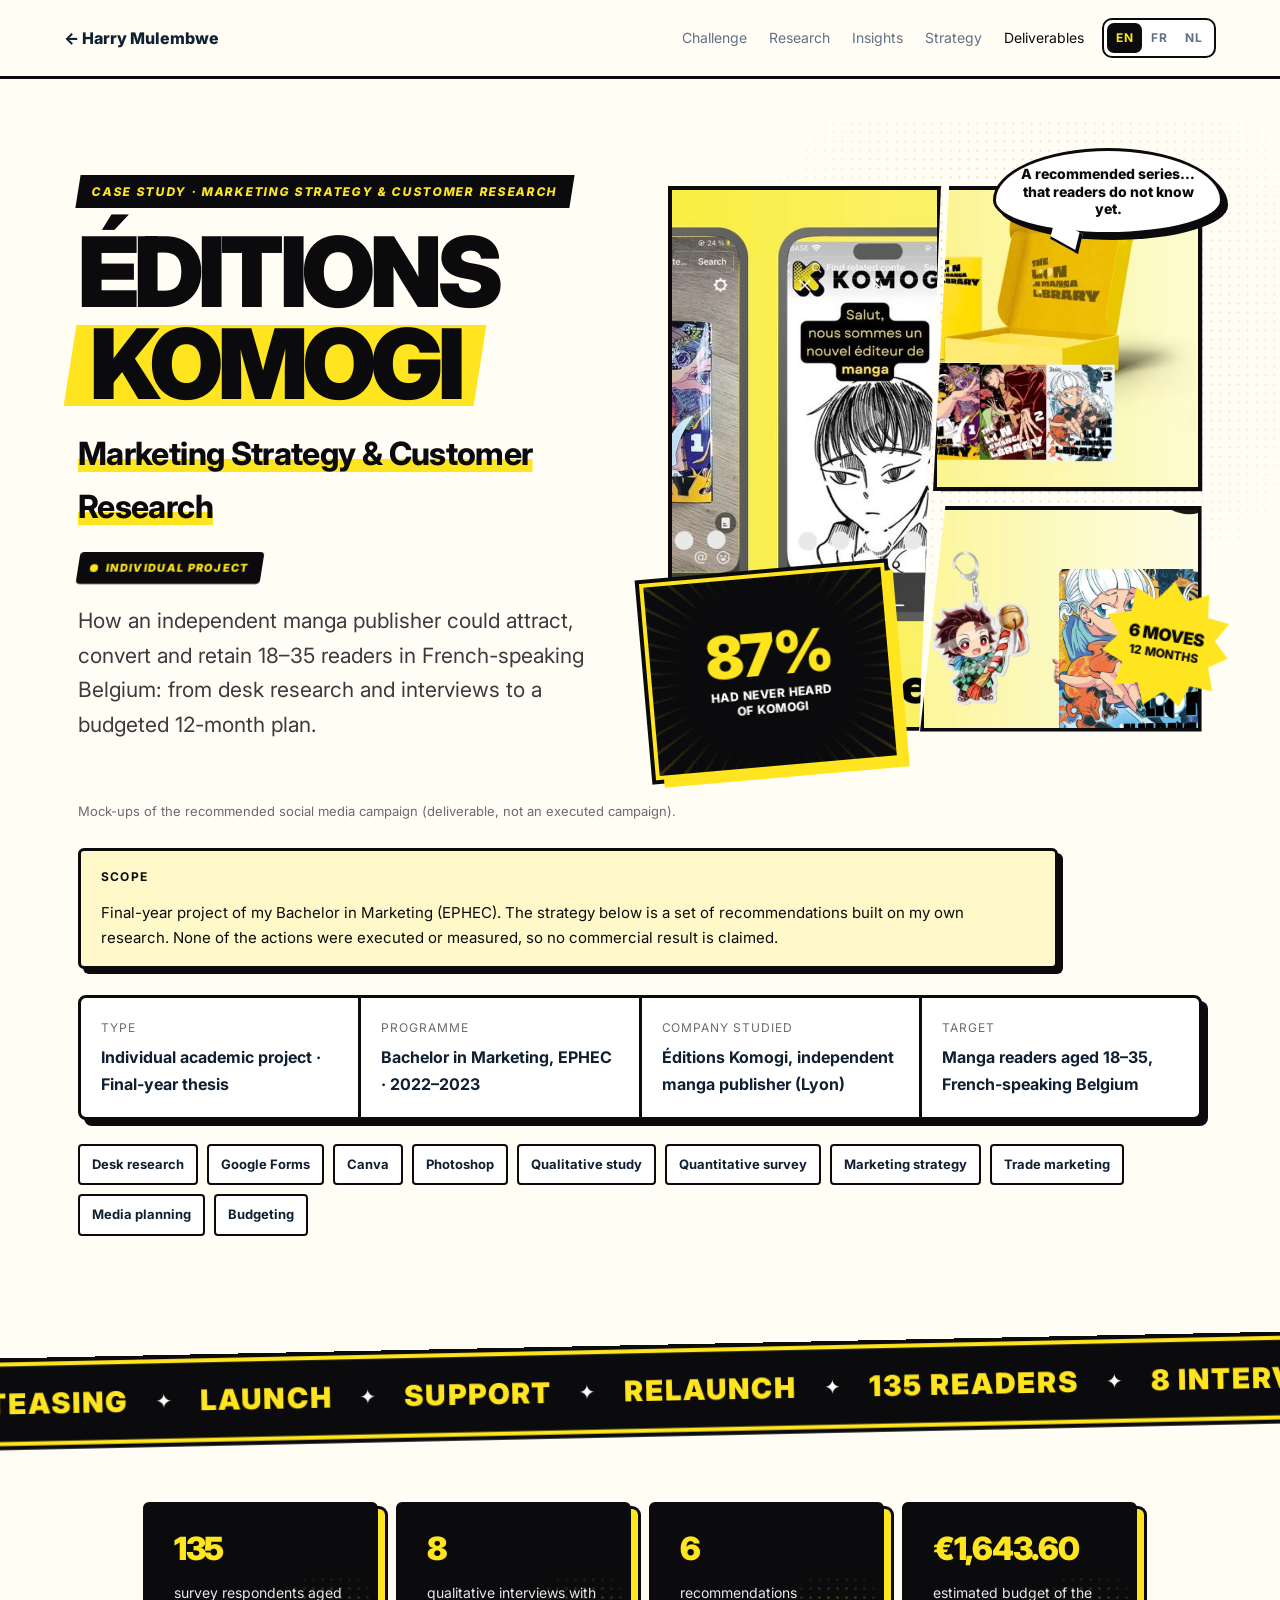
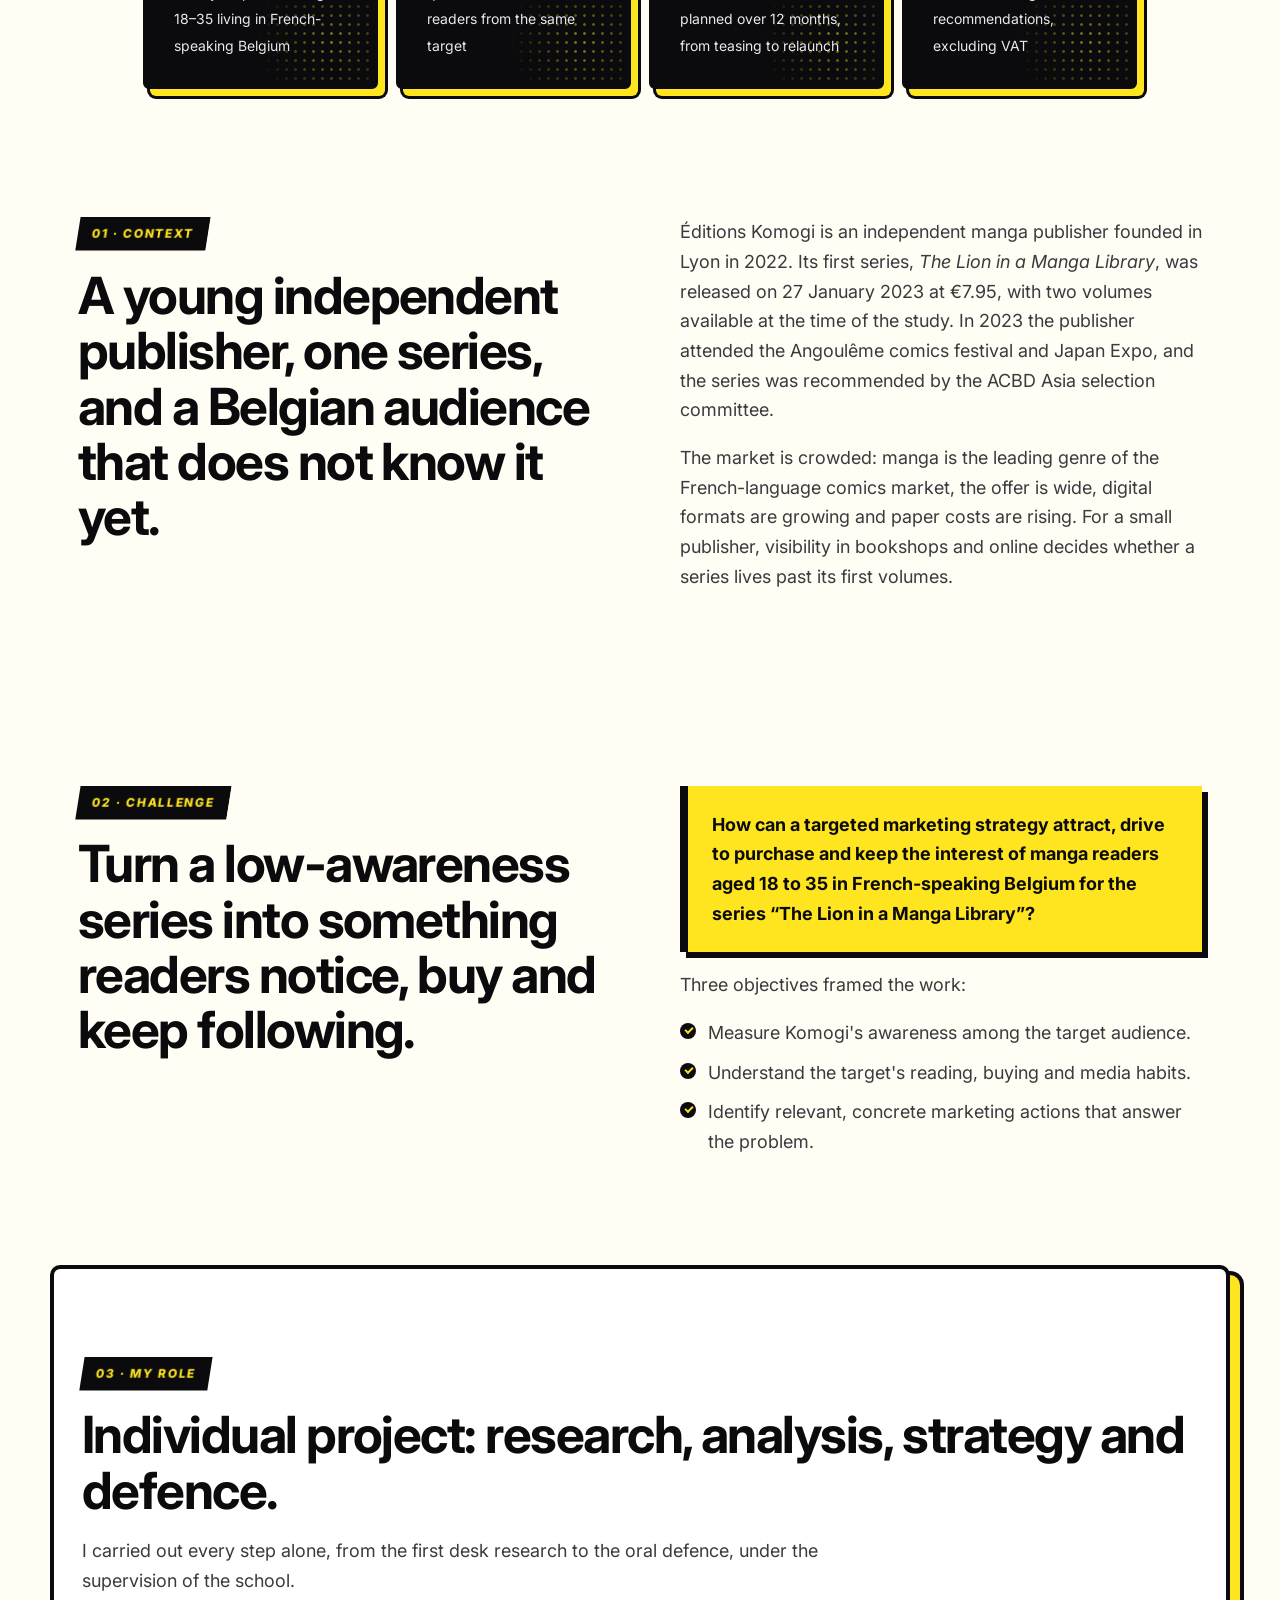
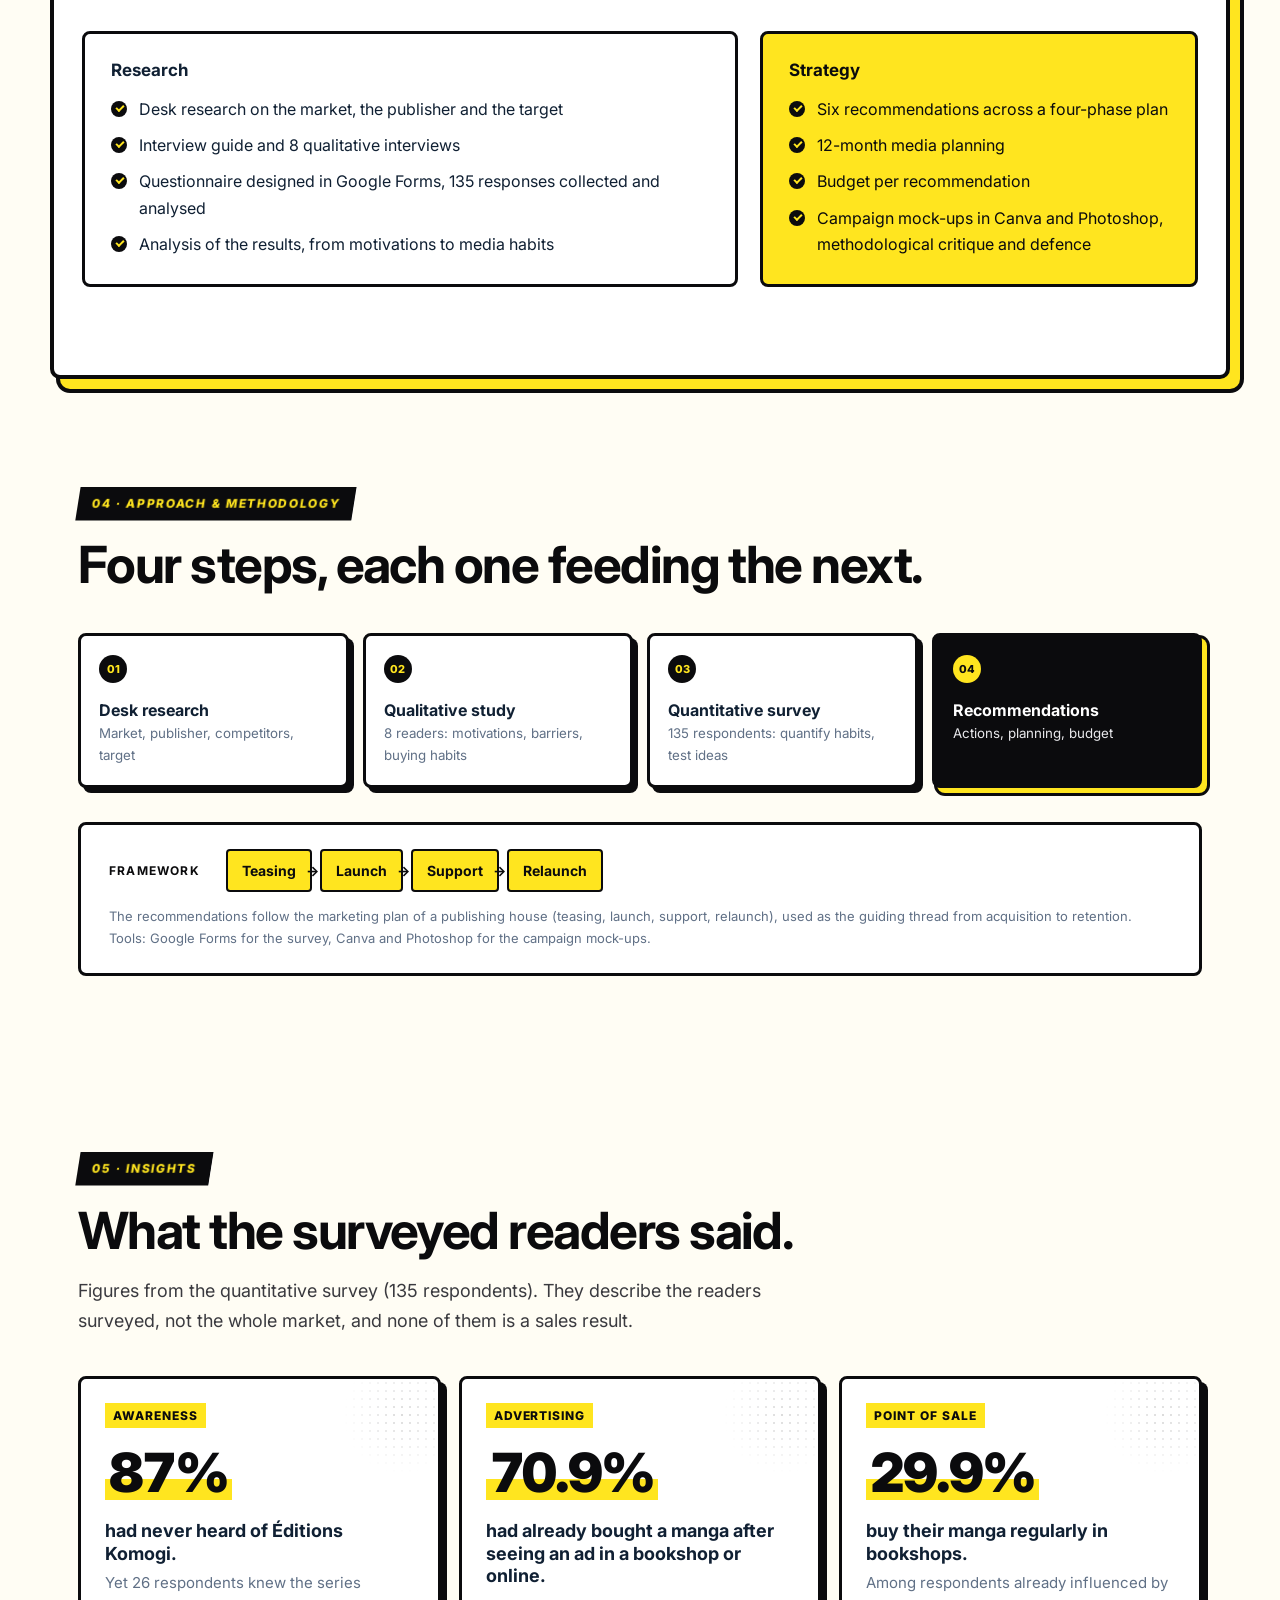
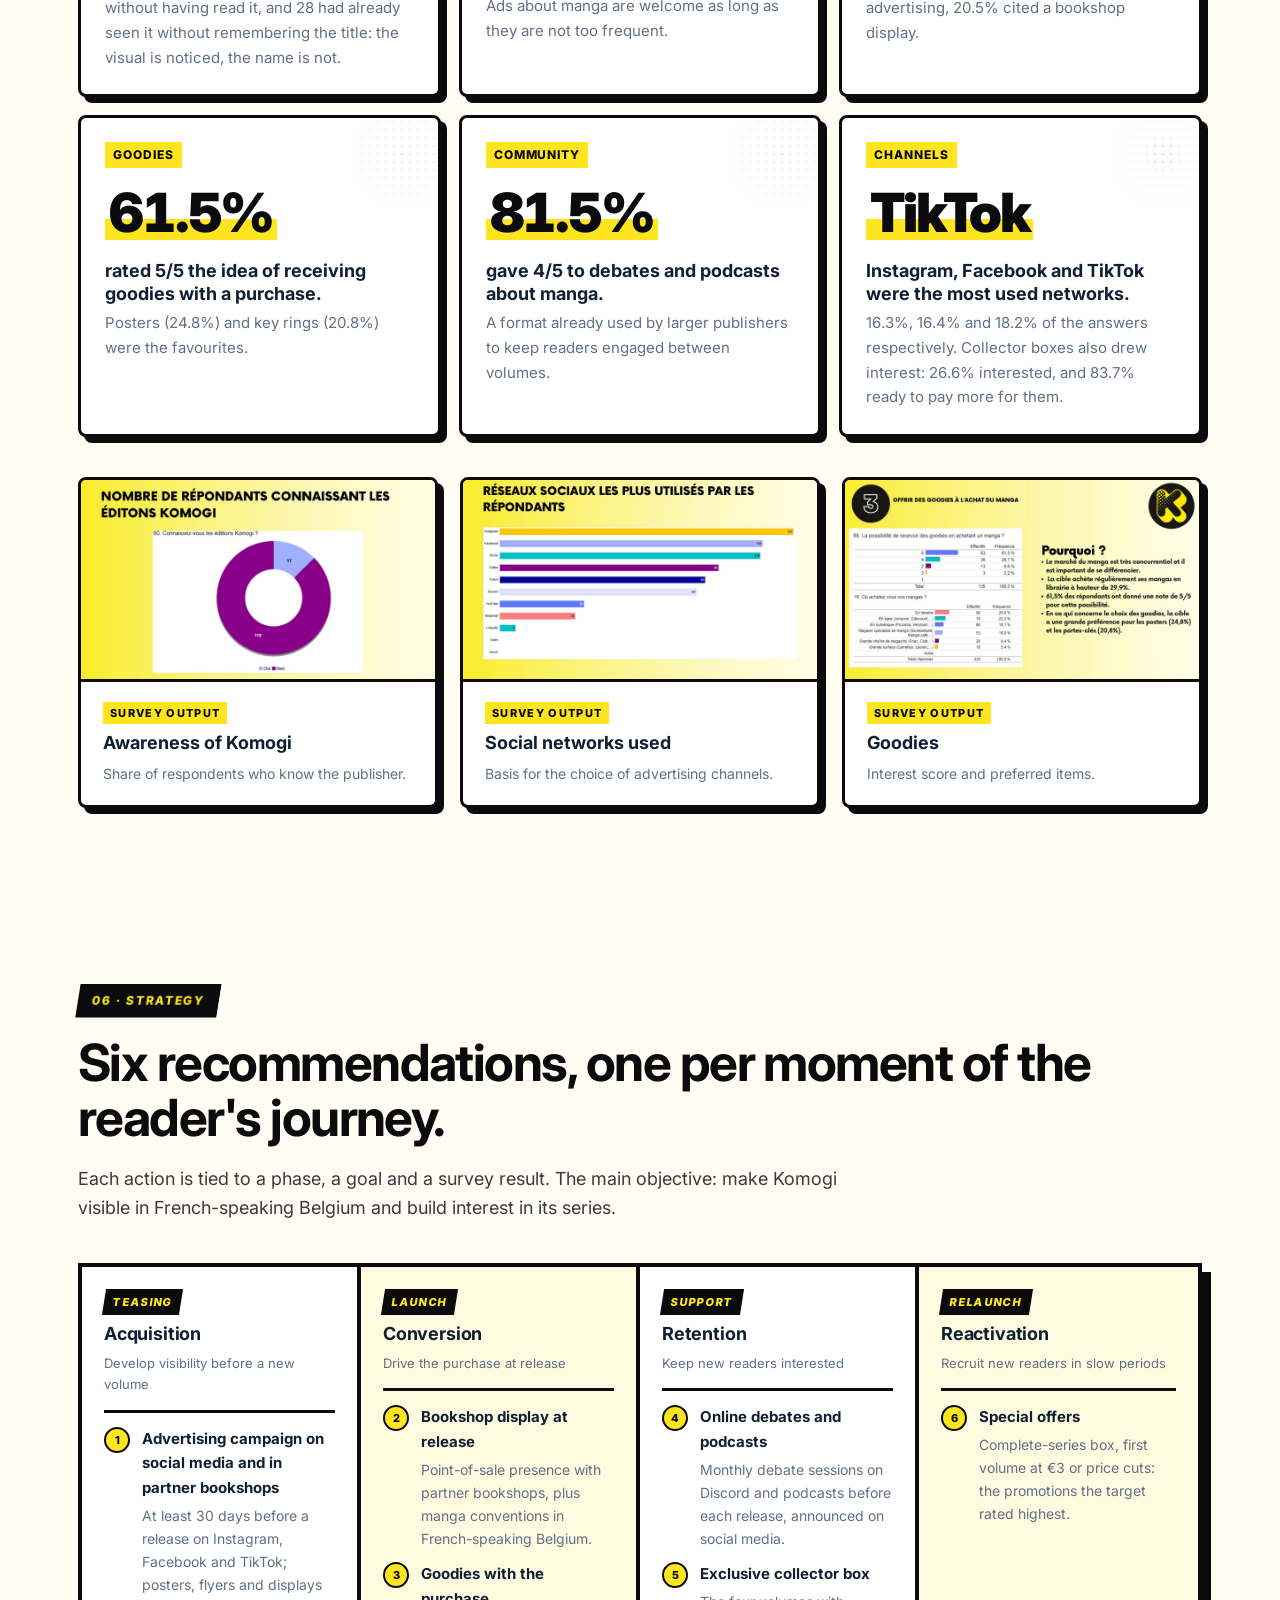
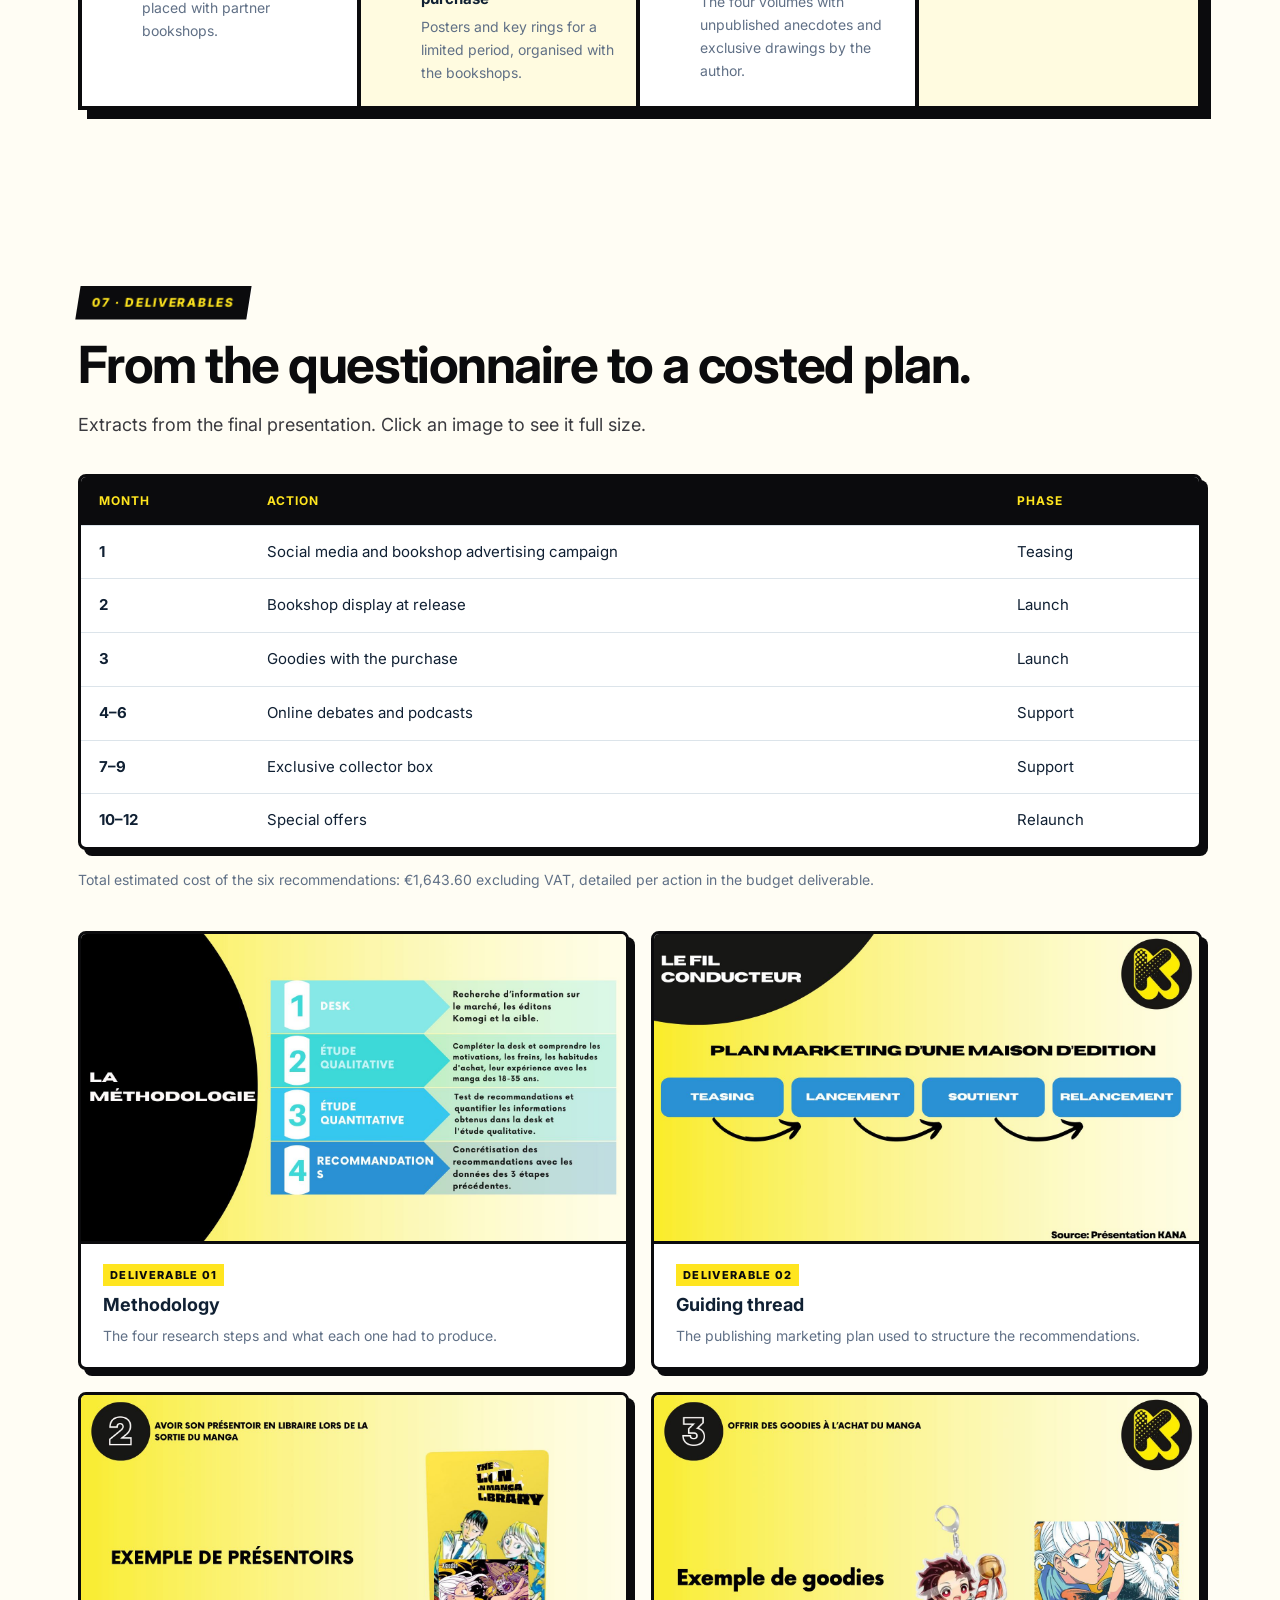
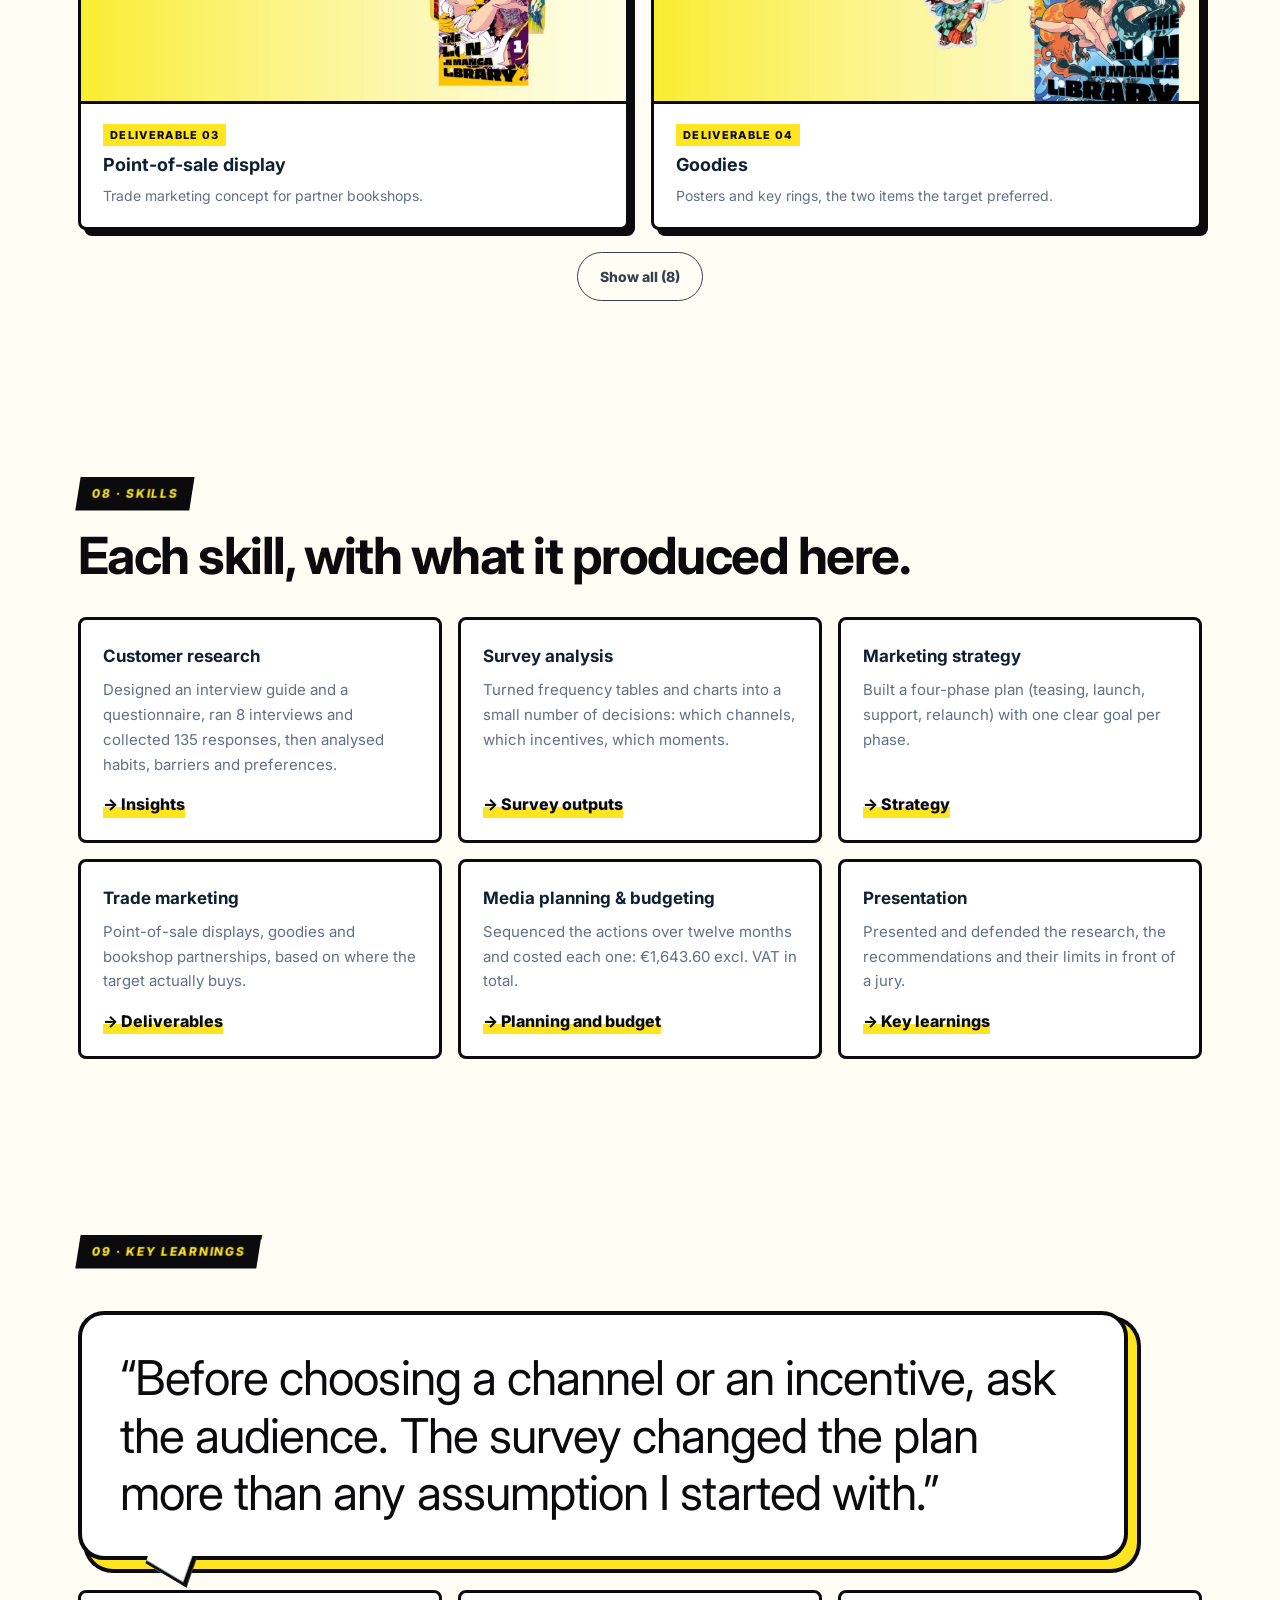
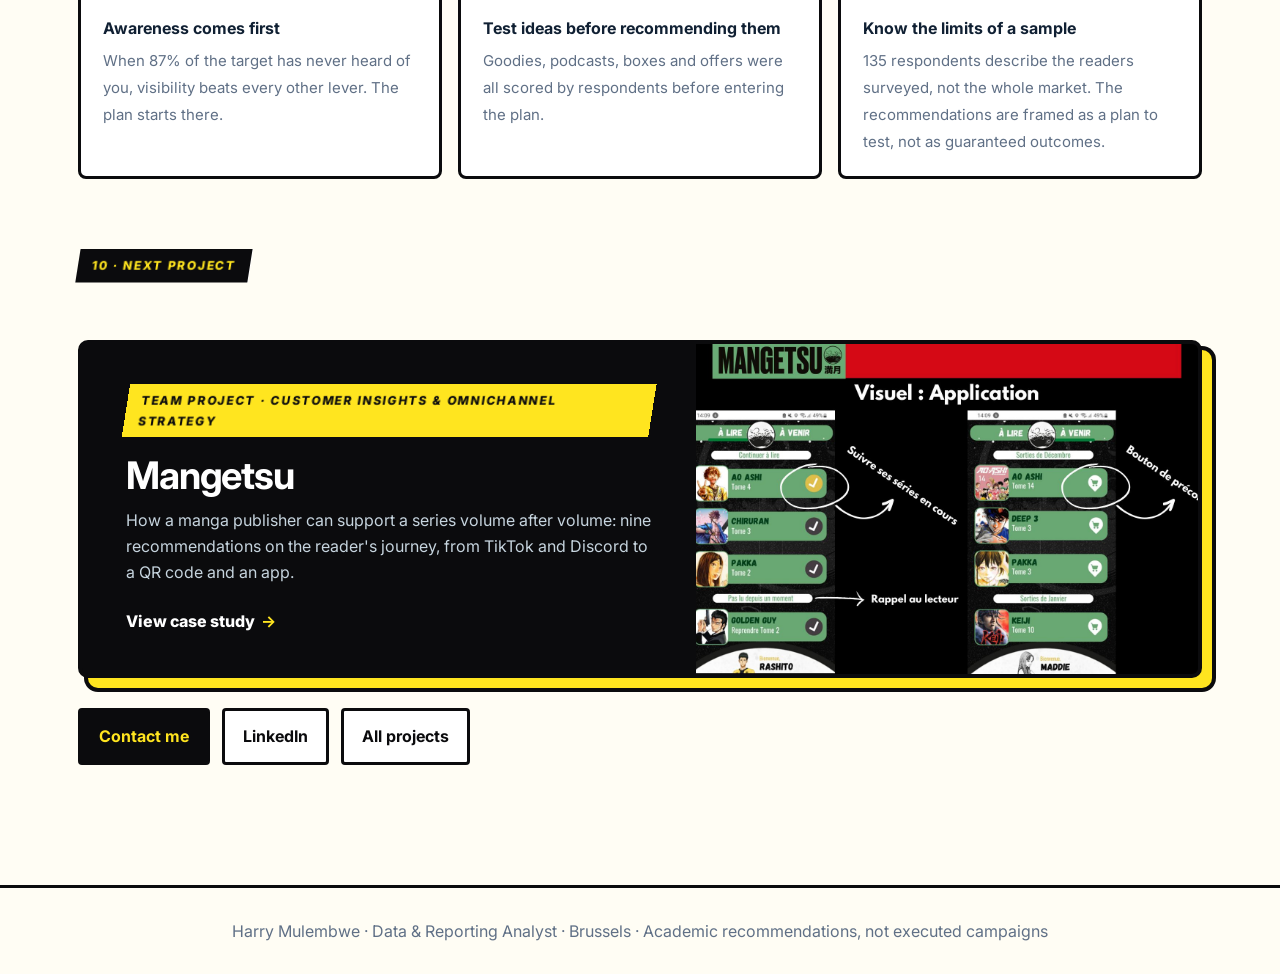
<file: projects/komogi/index.html>
<!doctype html>
<html lang="en">
<head>
  <meta charset="utf-8" />
  <meta name="viewport" content="width=device-width, initial-scale=1" />
  <title data-i18n="meta.title">Komogi Case Study | Harry Mulembwe</title>
  <meta name="description" content="Marketing strategy and customer research for an independent manga publisher: desk research, 8 interviews, 135-respondent survey, 12-month media planning and budget. Individual final-year project." data-i18n-attr="content:meta.desc" />
  <meta name="theme-color" content="#0d2a45" />
  <link rel="canonical" href="https://harry-mulembwe.vercel.app/projects/komogi/" />
  <link rel="alternate" hreflang="en" href="https://harry-mulembwe.vercel.app/projects/komogi/?lang=en" />
  <link rel="alternate" hreflang="fr" href="https://harry-mulembwe.vercel.app/projects/komogi/?lang=fr" />
  <link rel="alternate" hreflang="nl" href="https://harry-mulembwe.vercel.app/projects/komogi/?lang=nl" />
  <link rel="alternate" hreflang="x-default" href="https://harry-mulembwe.vercel.app/projects/komogi/" />
  <meta property="og:type" content="website" />
  <meta property="og:site_name" content="Harry Mulembwe" />
  <meta property="og:url" content="https://harry-mulembwe.vercel.app/projects/komogi/" />
  <meta property="og:title" content="Komogi Case Study | Harry Mulembwe" />
  <meta property="og:description" content="Marketing strategy and customer research for an independent manga publisher: desk research, 8 interviews, 135-respondent survey, 12-month media planning and budget." />
  <meta property="og:image" content="https://harry-mulembwe.vercel.app/assets/og/og-komogi.jpg" />
  <meta property="og:image:width" content="1200" />
  <meta property="og:image:height" content="630" />
  <meta property="og:image:alt" content="Komogi case study: marketing strategy and customer research" />
  <meta property="og:locale" content="en_GB" />
  <meta property="og:locale:alternate" content="fr_BE" />
  <meta property="og:locale:alternate" content="nl_BE" />
  <meta name="twitter:card" content="summary_large_image" />
  <meta name="twitter:title" content="Komogi Case Study | Harry Mulembwe" />
  <meta name="twitter:description" content="Marketing strategy and customer research for an independent manga publisher: research, insights, 12-month plan and budget." />
  <meta name="twitter:image" content="https://harry-mulembwe.vercel.app/assets/og/og-komogi.jpg" />
  <link rel="icon" href="../../assets/favicon.svg" type="image/svg+xml" />
  <script>
    (function(){var r=document.documentElement,l;r.classList.add('js');
    try{l=new URLSearchParams(location.search).get('lang')||localStorage.getItem('lang')}catch(e){}
    if(!l){var n=(navigator.language||'').slice(0,2).toLowerCase();l=(n==='fr'||n==='nl')?n:'en'}
    if(['en','fr','nl'].indexOf(l)<0)l='en';r.setAttribute('data-lang',l);
    if(l!=='en'){r.classList.add('i18n-pending');setTimeout(function(){r.classList.remove('i18n-pending')},1500)}})();
  </script>
  <link rel="preconnect" href="https://fonts.googleapis.com" />
  <link rel="preconnect" href="https://fonts.gstatic.com" crossorigin />
  <link href="https://fonts.googleapis.com/css2?family=Inter:wght@400;500;600;700;800;900&display=swap" rel="stylesheet" />
  <link rel="stylesheet" href="../../assets/marketing-case.css" />
  <link rel="stylesheet" href="../../assets/manga-case.css" />
  <link rel="stylesheet" href="styles.css" />
  <link rel="stylesheet" href="../../assets/common.css" />
</head>
<body class="manga">
  <div class="progress" aria-hidden="true"></div>
  <header class="topbar">
    <a class="brand" href="../../projects/">← <span class="brand-name">Harry Mulembwe</span></a>
    <div class="topbar-right">
      <nav>
        <a href="#challenge" data-i18n="nav.challenge">Challenge</a>
        <a href="#approach" data-i18n="nav.approach">Research</a>
        <a href="#insights" data-i18n="nav.insights">Insights</a>
        <a href="#strategy" data-i18n="nav.strategy">Strategy</a>
        <a href="#deliverables" data-i18n="nav.deliverables">Deliverables</a>
      </nav>
      <div class="lang-switch" role="group" aria-label="Language" data-i18n-attr="aria-label:ui.lang">
        <button type="button" data-lang-btn="en" lang="en" title="English" aria-pressed="true">EN</button>
        <button type="button" data-lang-btn="fr" lang="fr" title="Français" aria-pressed="false">FR</button>
        <button type="button" data-lang-btn="nl" lang="nl" title="Nederlands" aria-pressed="false">NL</button>
      </div>
    </div>
  </header>

  <main id="top">
    <!-- HERO -->
    <section class="hero section mg-hero">
      <div class="mg-top">
        <div class="mg-text">
          <div class="eyebrow" data-i18n="hero.eyebrow">Case study · Marketing strategy &amp; customer research</div>
          <h1><span>Éditions</span> <span class="hl">Komogi</span></h1>
          <p class="hero-sub" data-i18n="hero.sub">Marketing Strategy &amp; Customer Research</p>
          <span class="type-badge" data-i18n="hero.badge">Individual project</span>
          <p class="hero-copy" data-i18n="hero.copy">How an independent manga publisher could attract, convert and retain 18–35 readers in French-speaking Belgium: from desk research and interviews to a budgeted 12-month plan.</p>
        </div>
        <div class="mg-panels" aria-hidden="true">
          <span class="pn pn1"><img src="../../assets/img/gw-komogi-phones.jpg" alt="" width="700" height="984" /></span>
          <span class="pn pn2"><img src="../../assets/img/gw-collector-box.jpg" alt="" width="800" height="703" /></span>
          <span class="pn pn3"><img src="proof/komogi_07_goodies.jpg" alt="" width="1600" height="900" /></span>
          <span class="pn pn4"><b>87%</b><i data-i18n="mg.b0">had never heard of Komogi</i></span>
          <span class="bubble" data-i18n="mg.b1">A recommended series… that readers do not know yet.</span>
          <span class="sfx"><b data-i18n="mg.b2">6 moves</b><i data-i18n="mg.b3">12 months</i></span>
        </div>
      </div>
      <p class="mg-cap" data-i18n="cover.cap">Mock-ups of the recommended social media campaign (deliverable, not an executed campaign).</p>
      <p class="disclosure"><b data-i18n="hero.discL">Scope</b><span data-i18n="hero.disc">Final-year project of my Bachelor in Marketing (EPHEC). The strategy below is a set of recommendations built on my own research. None of the actions were executed or measured, so no commercial result is claimed.</span></p>
      <div class="meta-grid">
        <div><span data-i18n="m.type">Type</span><strong data-i18n="m.typeV">Individual academic project · Final-year thesis</strong></div>
        <div><span data-i18n="m.prog">Programme</span><strong data-i18n="m.progV">Bachelor in Marketing, EPHEC · 2022–2023</strong></div>
        <div><span data-i18n="m.client">Company studied</span><strong data-i18n="m.clientV">Éditions Komogi, independent manga publisher (Lyon)</strong></div>
        <div><span data-i18n="m.target">Target</span><strong data-i18n="m.targetV">Manga readers aged 18–35, French-speaking Belgium</strong></div>
      </div>
      <div class="stack">
        <span data-i18n="tag.desk">Desk research</span><span>Google Forms</span><span>Canva</span><span>Photoshop</span><span data-i18n="tag.qual">Qualitative study</span><span data-i18n="tag.quant">Quantitative survey</span><span data-i18n="tag.strat">Marketing strategy</span><span data-i18n="tag.trade">Trade marketing</span><span data-i18n="tag.media">Media planning</span><span data-i18n="tag.budget">Budgeting</span>
      </div>
    </section>

    <div class="mg-ticker" aria-hidden="true">
      <div class="mg-track"><span data-i18n="tk.1">TEASING</span><i>✦</i><span data-i18n="tk.2">LAUNCH</span><i>✦</i><span data-i18n="tk.3">SUPPORT</span><i>✦</i><span data-i18n="tk.4">RELAUNCH</span><i>✦</i><span data-i18n="tk.5">135 READERS</span><i>✦</i><span data-i18n="tk.6">8 INTERVIEWS</span><i>✦</i><span data-i18n="tk.7">12 MONTHS</span><i>✦</i></div>
      <div class="mg-track"><span data-i18n="tk.1">TEASING</span><i>✦</i><span data-i18n="tk.2">LAUNCH</span><i>✦</i><span data-i18n="tk.3">SUPPORT</span><i>✦</i><span data-i18n="tk.4">RELAUNCH</span><i>✦</i><span data-i18n="tk.5">135 READERS</span><i>✦</i><span data-i18n="tk.6">8 INTERVIEWS</span><i>✦</i><span data-i18n="tk.7">12 MONTHS</span><i>✦</i></div>
    </div>

    <section class="stats section narrow">
      <article class="reveal" style="--i:0"><strong data-count="135">135</strong><span data-i18n="stat.1">survey respondents aged 18–35 living in French-speaking Belgium</span></article>
      <article class="reveal" style="--i:1"><strong data-count="8">8</strong><span data-i18n="stat.2">qualitative interviews with readers from the same target</span></article>
      <article class="reveal" style="--i:2"><strong data-count="6">6</strong><span data-i18n="stat.3">recommendations planned over 12 months, from teasing to relaunch</span></article>
      <article class="reveal" style="--i:3"><strong data-count="€1,643.60">€1,643.60</strong><span data-i18n="stat.4">estimated budget of the recommendations, excluding VAT</span></article>
    </section>

    <!-- 01 CONTEXT -->
    <section id="context" class="section split">
      <div>
        <div class="eyebrow" data-i18n="ctx.eyebrow">01 · Context</div>
        <h2 data-i18n="ctx.title">A young independent publisher, one series, and a Belgian audience that does not know it yet.</h2>
      </div>
      <div class="prose">
        <p data-i18n="ctx.p1">Éditions Komogi is an independent manga publisher founded in Lyon in 2022. Its first series, <em>The Lion in a Manga Library</em>, was released on 27 January 2023 at €7.95, with two volumes available at the time of the study. In 2023 the publisher attended the Angoulême comics festival and Japan Expo, and the series was recommended by the ACBD Asia selection committee.</p>
        <p data-i18n="ctx.p2">The market is crowded: manga is the leading genre of the French-language comics market, the offer is wide, digital formats are growing and paper costs are rising. For a small publisher, visibility in bookshops and online decides whether a series lives past its first volumes.</p>
      </div>
    </section>

    <!-- 02 CHALLENGE -->
    <section id="challenge" class="section split">
      <div>
        <div class="eyebrow" data-i18n="ch.eyebrow">02 · Challenge</div>
        <h2 data-i18n="ch.title">Turn a low-awareness series into something readers notice, buy and keep following.</h2>
      </div>
      <div class="prose">
        <p class="question" data-i18n="ch.q">How can a targeted marketing strategy attract, drive to purchase and keep the interest of manga readers aged 18 to 35 in French-speaking Belgium for the series “The Lion in a Manga Library”?</p>
        <p data-i18n="ch.p">Three objectives framed the work:</p>
        <ul class="ticks">
          <li data-i18n="ch.o1">Measure Komogi's awareness among the target audience.</li>
          <li data-i18n="ch.o2">Understand the target's reading, buying and media habits.</li>
          <li data-i18n="ch.o3">Identify relevant, concrete marketing actions that answer the problem.</li>
        </ul>
      </div>
    </section>

    <!-- 03 MY ROLE -->
    <section id="role" class="section role-card">
      <div class="eyebrow" data-i18n="ro.eyebrow">03 · My role</div>
      <h2 data-i18n="ro.title">Individual project: research, analysis, strategy and defence.</h2>
      <p class="lead-p" data-i18n="ro.p">I carried out every step alone, from the first desk research to the oral defence, under the supervision of the school.</p>
      <div class="contrib-split">
        <div>
          <h3 data-i18n="ro.aT">Research</h3>
          <ul class="ticks">
            <li data-i18n="ro.a1">Desk research on the market, the publisher and the target</li>
            <li data-i18n="ro.a2">Interview guide and 8 qualitative interviews</li>
            <li data-i18n="ro.a3">Questionnaire designed in Google Forms, 135 responses collected and analysed</li>
            <li data-i18n="ro.a4">Analysis of the results, from motivations to media habits</li>
          </ul>
        </div>
        <div class="shared">
          <h3 data-i18n="ro.bT">Strategy</h3>
          <ul class="ticks">
            <li data-i18n="ro.b1">Six recommendations across a four-phase plan</li>
            <li data-i18n="ro.b2">12-month media planning</li>
            <li data-i18n="ro.b3">Budget per recommendation</li>
            <li data-i18n="ro.b4">Campaign mock-ups in Canva and Photoshop, methodological critique and defence</li>
          </ul>
        </div>
      </div>
    </section>

    <!-- 04 APPROACH -->
    <section id="approach" class="section">
      <div class="eyebrow" data-i18n="ap.eyebrow">04 · Approach &amp; methodology</div>
      <h2 data-i18n="ap.title">Four steps, each one feeding the next.</h2>
      <ol class="chain reveal">
        <li><span>01</span><b data-i18n="ap.1">Desk research</b><small data-i18n="ap.1s">Market, publisher, competitors, target</small></li>
        <li><span>02</span><b data-i18n="ap.2">Qualitative study</b><small data-i18n="ap.2s">8 readers: motivations, barriers, buying habits</small></li>
        <li><span>03</span><b data-i18n="ap.3">Quantitative survey</b><small data-i18n="ap.3s">135 respondents: quantify habits, test ideas</small></li>
        <li class="last"><span>04</span><b data-i18n="ap.4">Recommendations</b><small data-i18n="ap.4s">Actions, planning, budget</small></li>
      </ol>
      <div class="framework reveal">
        <b data-i18n="ap.fw">Framework</b>
        <ol>
          <li data-i18n="ap.f1">Teasing</li><li data-i18n="ap.f2">Launch</li><li data-i18n="ap.f3">Support</li><li data-i18n="ap.f4">Relaunch</li>
        </ol>
        <small data-i18n="ap.fws">The recommendations follow the marketing plan of a publishing house (teasing, launch, support, relaunch), used as the guiding thread from acquisition to retention. Tools: Google Forms for the survey, Canva and Photoshop for the campaign mock-ups.</small>
      </div>
    </section>

    <!-- 05 INSIGHTS -->
    <section id="insights" class="section">
      <div class="eyebrow" data-i18n="in.eyebrow">05 · Insights</div>
      <h2 data-i18n="in.title">What the surveyed readers said.</h2>
      <p class="lead-p" data-i18n="in.p">Figures from the quantitative survey (135 respondents). They describe the readers surveyed, not the whole market, and none of them is a sales result.</p>
      <div class="insights-grid">
        <article class="reveal" style="--i:0"><span data-i18n="in.1n">Awareness</span><strong class="big" data-count="87%">87%</strong><h3 data-i18n="in.1t">had never heard of Éditions Komogi.</h3><p data-i18n="in.1p">Yet 26 respondents knew the series without having read it, and 28 had already seen it without remembering the title: the visual is noticed, the name is not.</p></article>
        <article class="reveal" style="--i:1"><span data-i18n="in.2n">Advertising</span><strong class="big" data-count="70.9%">70.9%</strong><h3 data-i18n="in.2t">had already bought a manga after seeing an ad in a bookshop or online.</h3><p data-i18n="in.2p">Ads about manga are welcome as long as they are not too frequent.</p></article>
        <article class="reveal" style="--i:2"><span data-i18n="in.3n">Point of sale</span><strong class="big" data-count="29.9%">29.9%</strong><h3 data-i18n="in.3t">buy their manga regularly in bookshops.</h3><p data-i18n="in.3p">Among respondents already influenced by advertising, 20.5% cited a bookshop display.</p></article>
        <article class="reveal" style="--i:0"><span data-i18n="in.4n">Goodies</span><strong class="big" data-count="61.5%">61.5%</strong><h3 data-i18n="in.4t">rated 5/5 the idea of receiving goodies with a purchase.</h3><p data-i18n="in.4p">Posters (24.8%) and key rings (20.8%) were the favourites.</p></article>
        <article class="reveal" style="--i:1"><span data-i18n="in.5n">Community</span><strong class="big" data-count="81.5%">81.5%</strong><h3 data-i18n="in.5t">gave 4/5 to debates and podcasts about manga.</h3><p data-i18n="in.5p">A format already used by larger publishers to keep readers engaged between volumes.</p></article>
        <article class="reveal" style="--i:2"><span data-i18n="in.6n">Channels</span><strong class="big">TikTok</strong><h3 data-i18n="in.6t">Instagram, Facebook and TikTok were the most used networks.</h3><p data-i18n="in.6p">16.3%, 16.4% and 18.2% of the answers respectively. Collector boxes also drew interest: 26.6% interested, and 83.7% ready to pay more for them.</p></article>
      </div>
      <div class="evidence-grid three">
        <figure class="evidence reveal" style="--i:0"><a class="shot" href="proof/komogi_12_chart_awareness.jpg" target="_blank" rel="noopener"><img src="proof/komogi_12_chart_awareness.jpg" alt="Survey chart: number of respondents who know Éditions Komogi" data-i18n-attr="alt:in.c1a" loading="lazy" width="1600" height="900" /></a><figcaption><span class="ev-n" data-i18n="in.cN">Survey output</span><b data-i18n="in.c1t">Awareness of Komogi</b><span data-i18n="in.c1p">Share of respondents who know the publisher.</span></figcaption></figure>
        <figure class="evidence reveal" style="--i:1"><a class="shot" href="proof/komogi_13_chart_social.jpg" target="_blank" rel="noopener"><img src="proof/komogi_13_chart_social.jpg" alt="Survey chart: social networks most used by respondents" data-i18n-attr="alt:in.c2a" loading="lazy" width="1600" height="900" /></a><figcaption><span class="ev-n" data-i18n="in.cN">Survey output</span><b data-i18n="in.c2t">Social networks used</b><span data-i18n="in.c2p">Basis for the choice of advertising channels.</span></figcaption></figure>
        <figure class="evidence reveal" style="--i:0"><a class="shot" href="proof/komogi_14_chart_goodies.jpg" target="_blank" rel="noopener"><img src="proof/komogi_14_chart_goodies.jpg" alt="Survey tables: interest in goodies and preferred goodies" data-i18n-attr="alt:in.c3a" loading="lazy" width="1600" height="900" /></a><figcaption><span class="ev-n" data-i18n="in.cN">Survey output</span><b data-i18n="in.c3t">Goodies</b><span data-i18n="in.c3p">Interest score and preferred items.</span></figcaption></figure>
      </div>
    </section>

    <!-- 06 STRATEGY -->
    <section id="strategy" class="section">
      <div class="eyebrow" data-i18n="st.eyebrow">06 · Strategy</div>
      <h2 data-i18n="st.title">Six recommendations, one per moment of the reader's journey.</h2>
      <p class="lead-p" data-i18n="st.p">Each action is tied to a phase, a goal and a survey result. The main objective: make Komogi visible in French-speaking Belgium and build interest in its series.</p>
      <div class="phases">
        <div class="phase reveal" style="--i:0">
          <div class="phase-head"><span data-i18n="st.p1">Teasing</span><b data-i18n="st.p1t">Acquisition</b><small data-i18n="st.p1s">Develop visibility before a new volume</small></div>
          <ul class="recs">
            <li><i>1</i><div><b data-i18n="st.r1">Advertising campaign on social media and in partner bookshops</b><p data-i18n="st.r1p">At least 30 days before a release on Instagram, Facebook and TikTok; posters, flyers and displays placed with partner bookshops.</p></div></li>
          </ul>
        </div>
        <div class="phase reveal" style="--i:1">
          <div class="phase-head"><span data-i18n="st.p2">Launch</span><b data-i18n="st.p2t">Conversion</b><small data-i18n="st.p2s">Drive the purchase at release</small></div>
          <ul class="recs">
            <li><i>2</i><div><b data-i18n="st.r2">Bookshop display at release</b><p data-i18n="st.r2p">Point-of-sale presence with partner bookshops, plus manga conventions in French-speaking Belgium.</p></div></li>
            <li><i>3</i><div><b data-i18n="st.r3">Goodies with the purchase</b><p data-i18n="st.r3p">Posters and key rings for a limited period, organised with the bookshops.</p></div></li>
          </ul>
        </div>
        <div class="phase reveal" style="--i:2">
          <div class="phase-head"><span data-i18n="st.p3">Support</span><b data-i18n="st.p3t">Retention</b><small data-i18n="st.p3s">Keep new readers interested</small></div>
          <ul class="recs">
            <li><i>4</i><div><b data-i18n="st.r4">Online debates and podcasts</b><p data-i18n="st.r4p">Monthly debate sessions on Discord and podcasts before each release, announced on social media.</p></div></li>
            <li><i>5</i><div><b data-i18n="st.r5">Exclusive collector box</b><p data-i18n="st.r5p">The four volumes with unpublished anecdotes and exclusive drawings by the author.</p></div></li>
          </ul>
        </div>
        <div class="phase reveal" style="--i:3">
          <div class="phase-head"><span data-i18n="st.p4">Relaunch</span><b data-i18n="st.p4t">Reactivation</b><small data-i18n="st.p4s">Recruit new readers in slow periods</small></div>
          <ul class="recs">
            <li><i>6</i><div><b data-i18n="st.r6">Special offers</b><p data-i18n="st.r6p">Complete-series box, first volume at €3 or price cuts: the promotions the target rated highest.</p></div></li>
          </ul>
        </div>
      </div>
    </section>

    <!-- 07 DELIVERABLES -->
    <section id="deliverables" class="section">
      <div class="eyebrow" data-i18n="de.eyebrow">07 · Deliverables</div>
      <h2 data-i18n="de.title">From the questionnaire to a costed plan.</h2>
      <p class="lead-p" data-i18n="de.p">Extracts from the final presentation. Click an image to see it full size.</p>
      <div class="table-wrap">
        <table class="data-table">
          <thead><tr><th data-i18n="de.th1">Month</th><th data-i18n="de.th2">Action</th><th data-i18n="de.th3">Phase</th></tr></thead>
          <tbody>
            <tr><td>1</td><td data-i18n="de.t1">Social media and bookshop advertising campaign</td><td data-i18n="st.p1">Teasing</td></tr>
            <tr><td>2</td><td data-i18n="de.t2">Bookshop display at release</td><td data-i18n="st.p2">Launch</td></tr>
            <tr><td>3</td><td data-i18n="de.t3">Goodies with the purchase</td><td data-i18n="st.p2">Launch</td></tr>
            <tr><td>4–6</td><td data-i18n="de.t4">Online debates and podcasts</td><td data-i18n="st.p3">Support</td></tr>
            <tr><td>7–9</td><td data-i18n="de.t5">Exclusive collector box</td><td data-i18n="st.p3">Support</td></tr>
            <tr><td>10–12</td><td data-i18n="de.t6">Special offers</td><td data-i18n="st.p4">Relaunch</td></tr>
          </tbody>
        </table>
      </div>
      <p class="note" data-i18n="de.note">Total estimated cost of the six recommendations: €1,643.60 excluding VAT, detailed per action in the budget deliverable.</p>
      <div class="evidence-grid" data-collapse="4" data-more="Show all" data-less="Show less" data-i18n-attr="data-more:ui.more;data-less:ui.less">
        <figure class="evidence reveal" style="--i:1"><a class="shot" href="proof/komogi_01_methodology.jpg" target="_blank" rel="noopener"><img src="proof/komogi_01_methodology.jpg" alt="Methodology slide: desk research, qualitative study, quantitative study, recommendations" data-i18n-attr="alt:de.e1a" loading="lazy" width="1600" height="900" /></a><figcaption><span class="ev-n" data-i18n="de.e1n">Deliverable 01</span><b data-i18n="de.e1t">Methodology</b><span data-i18n="de.e1p">The four research steps and what each one had to produce.</span></figcaption></figure>
        <figure class="evidence reveal" style="--i:0"><a class="shot" href="proof/komogi_02_funnel.jpg" target="_blank" rel="noopener"><img src="proof/komogi_02_funnel.jpg" alt="Guiding thread: teasing, launch, support, relaunch" data-i18n-attr="alt:de.e2a" loading="lazy" width="1600" height="900" /></a><figcaption><span class="ev-n" data-i18n="de.e2n">Deliverable 02</span><b data-i18n="de.e2t">Guiding thread</b><span data-i18n="de.e2p">The publishing marketing plan used to structure the recommendations.</span></figcaption></figure>
        <figure class="evidence reveal" style="--i:1"><a class="shot" href="proof/komogi_06_retail_display.jpg" target="_blank" rel="noopener"><img src="proof/komogi_06_retail_display.jpg" alt="Example of a bookshop display for the series" data-i18n-attr="alt:de.e3a" loading="lazy" width="1600" height="900" /></a><figcaption><span class="ev-n" data-i18n="de.e3n">Deliverable 03</span><b data-i18n="de.e3t">Point-of-sale display</b><span data-i18n="de.e3p">Trade marketing concept for partner bookshops.</span></figcaption></figure>
        <figure class="evidence reveal" style="--i:0"><a class="shot" href="proof/komogi_07_goodies.jpg" target="_blank" rel="noopener"><img src="proof/komogi_07_goodies.jpg" alt="Example of goodies: key rings and posters" data-i18n-attr="alt:de.e4a" loading="lazy" width="1600" height="900" /></a><figcaption><span class="ev-n" data-i18n="de.e4n">Deliverable 04</span><b data-i18n="de.e4t">Goodies</b><span data-i18n="de.e4p">Posters and key rings, the two items the target preferred.</span></figcaption></figure>
        <figure class="evidence reveal" style="--i:1"><a class="shot" href="proof/komogi_08_podcasts_debates.jpg" target="_blank" rel="noopener"><img src="proof/komogi_08_podcasts_debates.jpg" alt="Examples of podcasts and debate sessions" data-i18n-attr="alt:de.e5a" loading="lazy" width="1600" height="900" /></a><figcaption><span class="ev-n" data-i18n="de.e5n">Deliverable 05</span><b data-i18n="de.e5t">Podcasts and debates</b><span data-i18n="de.e5p">Community formats to keep readers engaged between volumes.</span></figcaption></figure>
        <figure class="evidence reveal" style="--i:0"><a class="shot" href="proof/komogi_09_collector_box.jpg" target="_blank" rel="noopener"><img src="proof/komogi_09_collector_box.jpg" alt="Concept of an exclusive collector box" data-i18n-attr="alt:de.e6a" loading="lazy" width="1600" height="900" /></a><figcaption><span class="ev-n" data-i18n="de.e6n">Deliverable 06</span><b data-i18n="de.e6t">Collector box</b><span data-i18n="de.e6p">Retention product for the fan community.</span></figcaption></figure>
        <figure class="evidence reveal" style="--i:1"><a class="shot" href="proof/komogi_10_media_planning.jpg" target="_blank" rel="noopener"><img src="proof/komogi_10_media_planning.jpg" alt="12-month media planning table" data-i18n-attr="alt:de.e7a" loading="lazy" width="1600" height="900" /></a><figcaption><span class="ev-n" data-i18n="de.e7n">Deliverable 07</span><b data-i18n="de.e7t">Media planning</b><span data-i18n="de.e7p">The six actions spread over twelve months.</span></figcaption></figure>
        <figure class="evidence reveal" style="--i:0"><a class="shot" href="proof/komogi_11_budget.jpg" target="_blank" rel="noopener"><img src="proof/komogi_11_budget.jpg" alt="Budget table per recommendation, total €1,643.60 excluding VAT" data-i18n-attr="alt:de.e8a" loading="lazy" width="1600" height="900" /></a><figcaption><span class="ev-n" data-i18n="de.e8n">Deliverable 08</span><b data-i18n="de.e8t">Budget</b><span data-i18n="de.e8p">Estimated cost per recommendation and total.</span></figcaption></figure>
      </div>
    </section>

    <!-- 08 SKILLS -->
    <section id="skills" class="section">
      <div class="eyebrow" data-i18n="sk.eyebrow">08 · Skills</div>
      <h2 data-i18n="sk.title">Each skill, with what it produced here.</h2>
      <div class="claims">
        <article><b data-i18n="sk.1t">Customer research</b><p data-i18n="sk.1">Designed an interview guide and a questionnaire, ran 8 interviews and collected 135 responses, then analysed habits, barriers and preferences.</p><a href="#insights" data-i18n="sk.1l">→ Insights</a></article>
        <article><b data-i18n="sk.2t">Survey analysis</b><p data-i18n="sk.2">Turned frequency tables and charts into a small number of decisions: which channels, which incentives, which moments.</p><a href="#insights" data-i18n="sk.2l">→ Survey outputs</a></article>
        <article><b data-i18n="sk.3t">Marketing strategy</b><p data-i18n="sk.3">Built a four-phase plan (teasing, launch, support, relaunch) with one clear goal per phase.</p><a href="#strategy" data-i18n="sk.3l">→ Strategy</a></article>
        <article><b data-i18n="sk.4t">Trade marketing</b><p data-i18n="sk.4">Point-of-sale displays, goodies and bookshop partnerships, based on where the target actually buys.</p><a href="#deliverables" data-i18n="sk.4l">→ Deliverables</a></article>
        <article><b data-i18n="sk.5t">Media planning &amp; budgeting</b><p data-i18n="sk.5">Sequenced the actions over twelve months and costed each one: €1,643.60 excl. VAT in total.</p><a href="#deliverables" data-i18n="sk.5l">→ Planning and budget</a></article>
        <article><b data-i18n="sk.6t">Presentation</b><p data-i18n="sk.6">Presented and defended the research, the recommendations and their limits in front of a jury.</p><a href="#learned" data-i18n="sk.6l">→ Key learnings</a></article>
      </div>
    </section>

    <!-- 09 KEY LEARNINGS + 10 NEXT -->
    <section id="learned" class="section takeaway">
      <div class="eyebrow" data-i18n="le.eyebrow">09 · Key learnings</div>
      <blockquote data-i18n="le.quote">“Before choosing a channel or an incentive, ask the audience. The survey changed the plan more than any assumption I started with.”</blockquote>
      <ul class="learn-list reveal">
        <li><b data-i18n="le.1t">Awareness comes first</b><span data-i18n="le.1">When 87% of the target has never heard of you, visibility beats every other lever. The plan starts there.</span></li>
        <li><b data-i18n="le.2t">Test ideas before recommending them</b><span data-i18n="le.2">Goodies, podcasts, boxes and offers were all scored by respondents before entering the plan.</span></li>
        <li><b data-i18n="le.3t">Know the limits of a sample</b><span data-i18n="le.3">135 respondents describe the readers surveyed, not the whole market. The recommendations are framed as a plan to test, not as guaranteed outcomes.</span></li>
      </ul>

      <div class="eyebrow" style="margin-top:70px" data-i18n="nx.eyebrow">10 · Next project</div>
      <a class="next-card reveal" href="../mangetsu/index.html">
        <div>
          <span class="eyebrow" data-i18n="nx.kicker">Team project · Customer insights &amp; omnichannel strategy</span>
          <h3>Mangetsu</h3>
          <p data-i18n="nx.p">How a manga publisher can support a series volume after volume: nine recommendations on the reader's journey, from TikTok and Discord to a QR code and an app.</p>
          <span class="go" data-i18n="nx.go">View case study<b>→</b></span>
        </div>
        <figure><img src="../mangetsu/proof/mangetsu_12_app_series.jpg" alt="Prototype of the Mangetsu app concept" data-i18n-attr="alt:nx.alt" loading="lazy" width="1600" height="900" /></figure>
      </a>
      <div class="cta-row">
        <a class="btn" href="mailto:Harrymulembwe09@gmail.com" data-i18n="le.contact">Contact me</a>
        <a class="btn ghost" href="https://linkedin.com/in/harry-mulembwe" target="_blank" rel="noopener">LinkedIn</a>
        <a class="btn ghost" href="../../projects/" data-i18n="le.all">All projects</a>
      </div>
    </section>
  </main>

  <footer data-i18n="footer">Harry Mulembwe · Data &amp; Reporting Analyst · Brussels · Academic recommendations, not executed campaigns</footer>

  <script src="../../assets/i18n/komogi.js"></script>
  <script src="../../assets/i18n.js"></script>
  <script src="../../assets/site.js"></script>
</body>
</html>
</file>
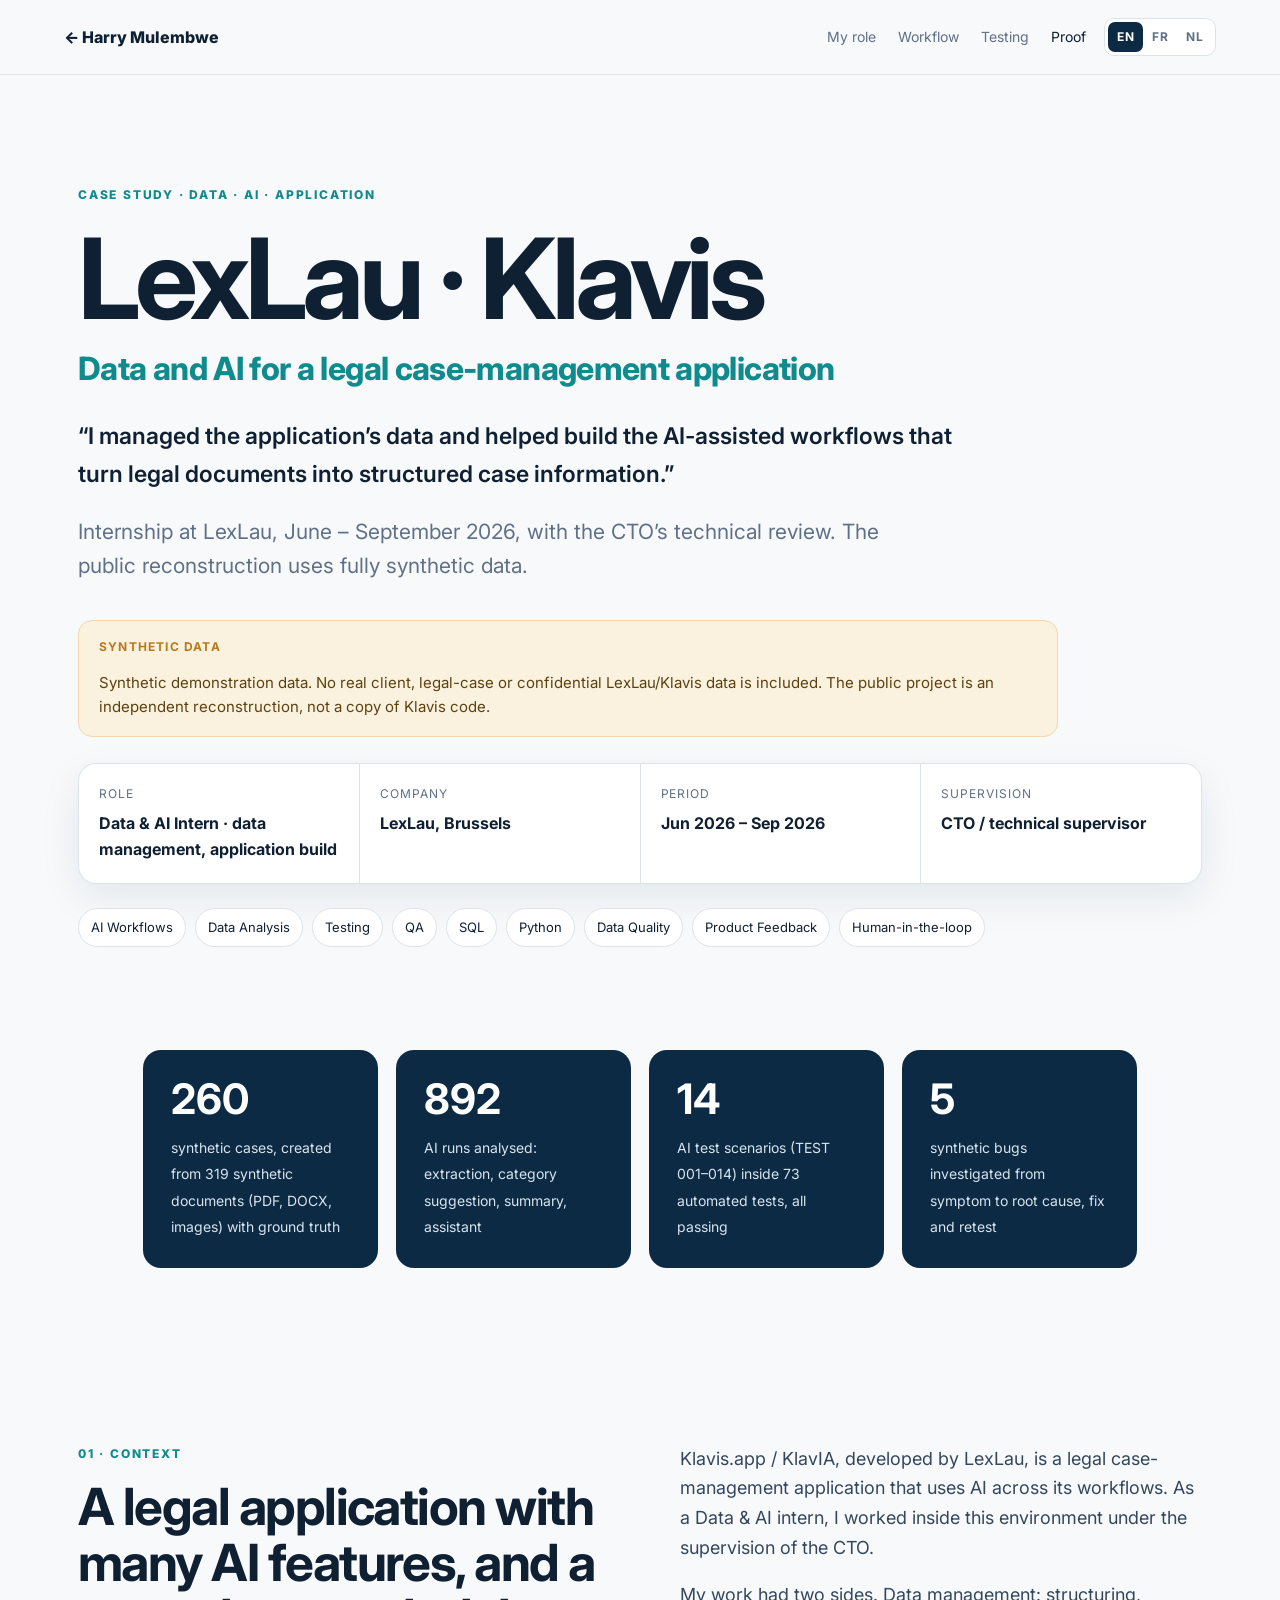
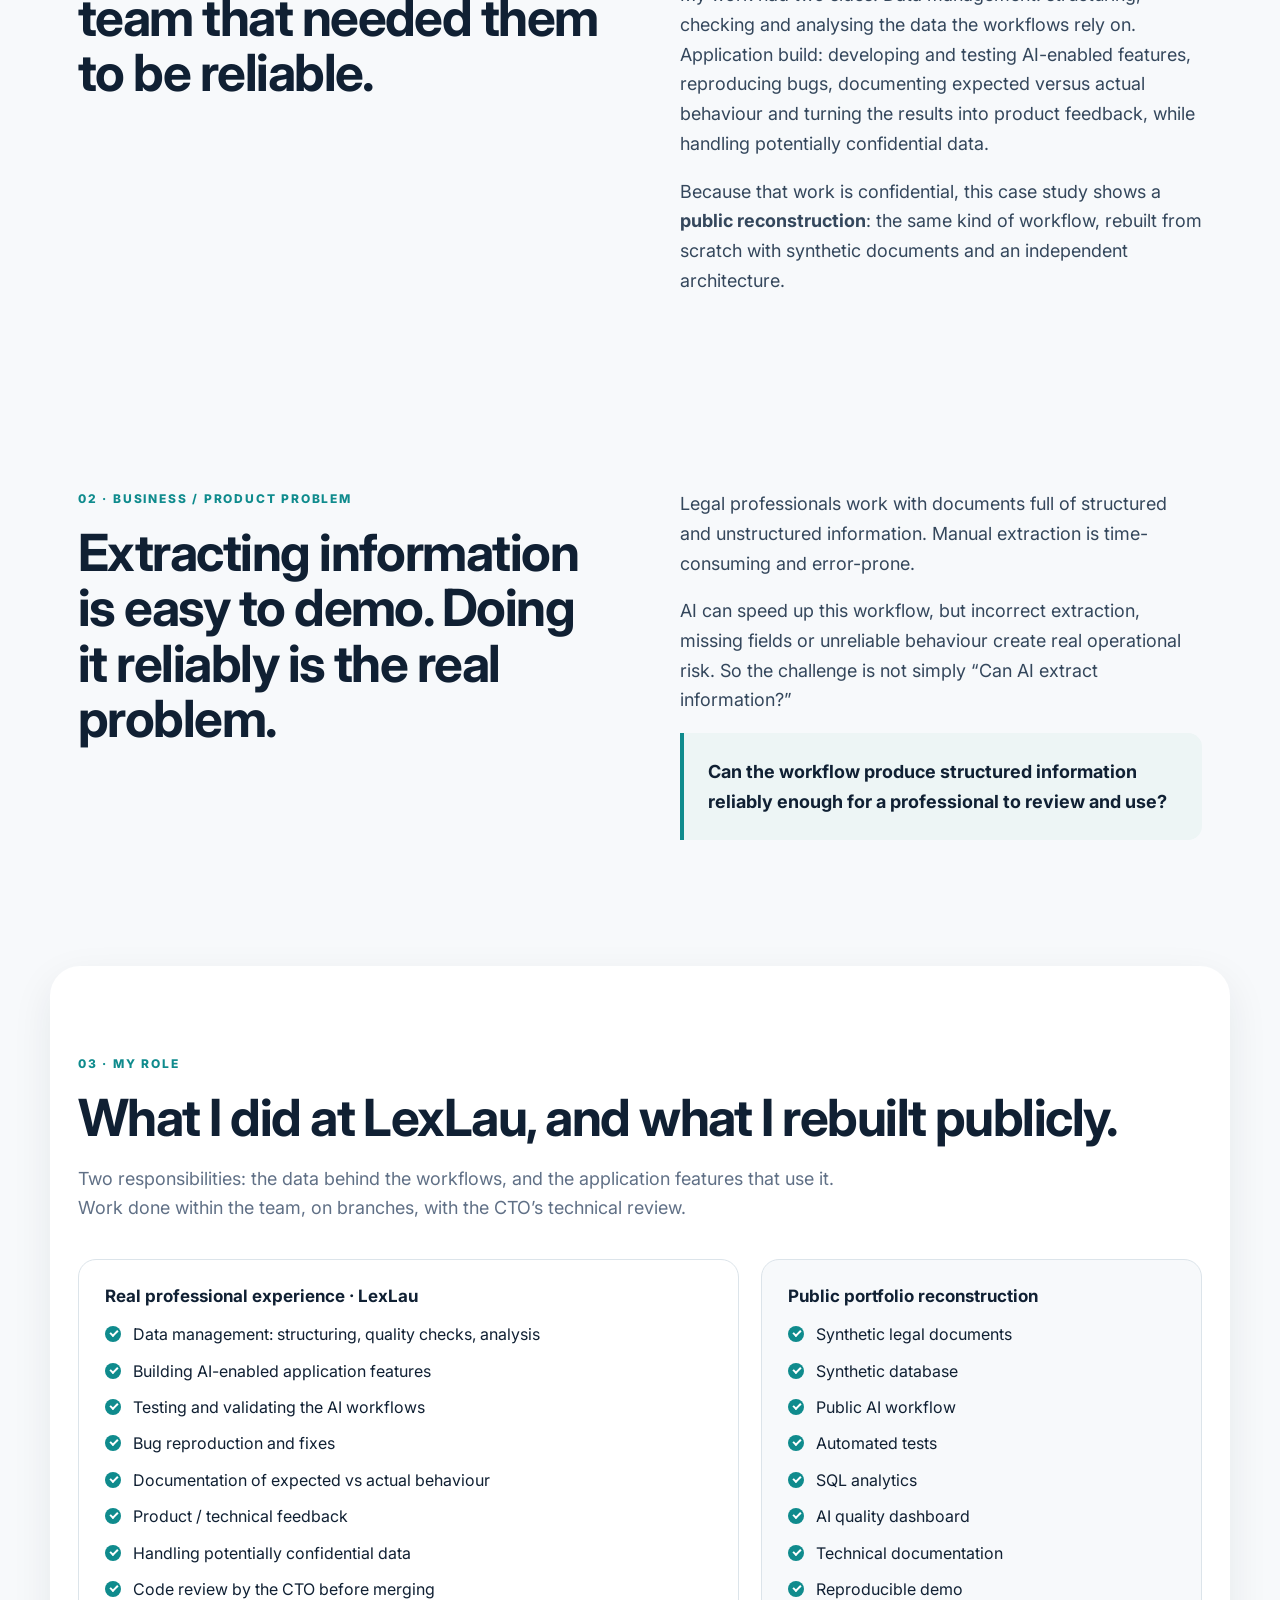
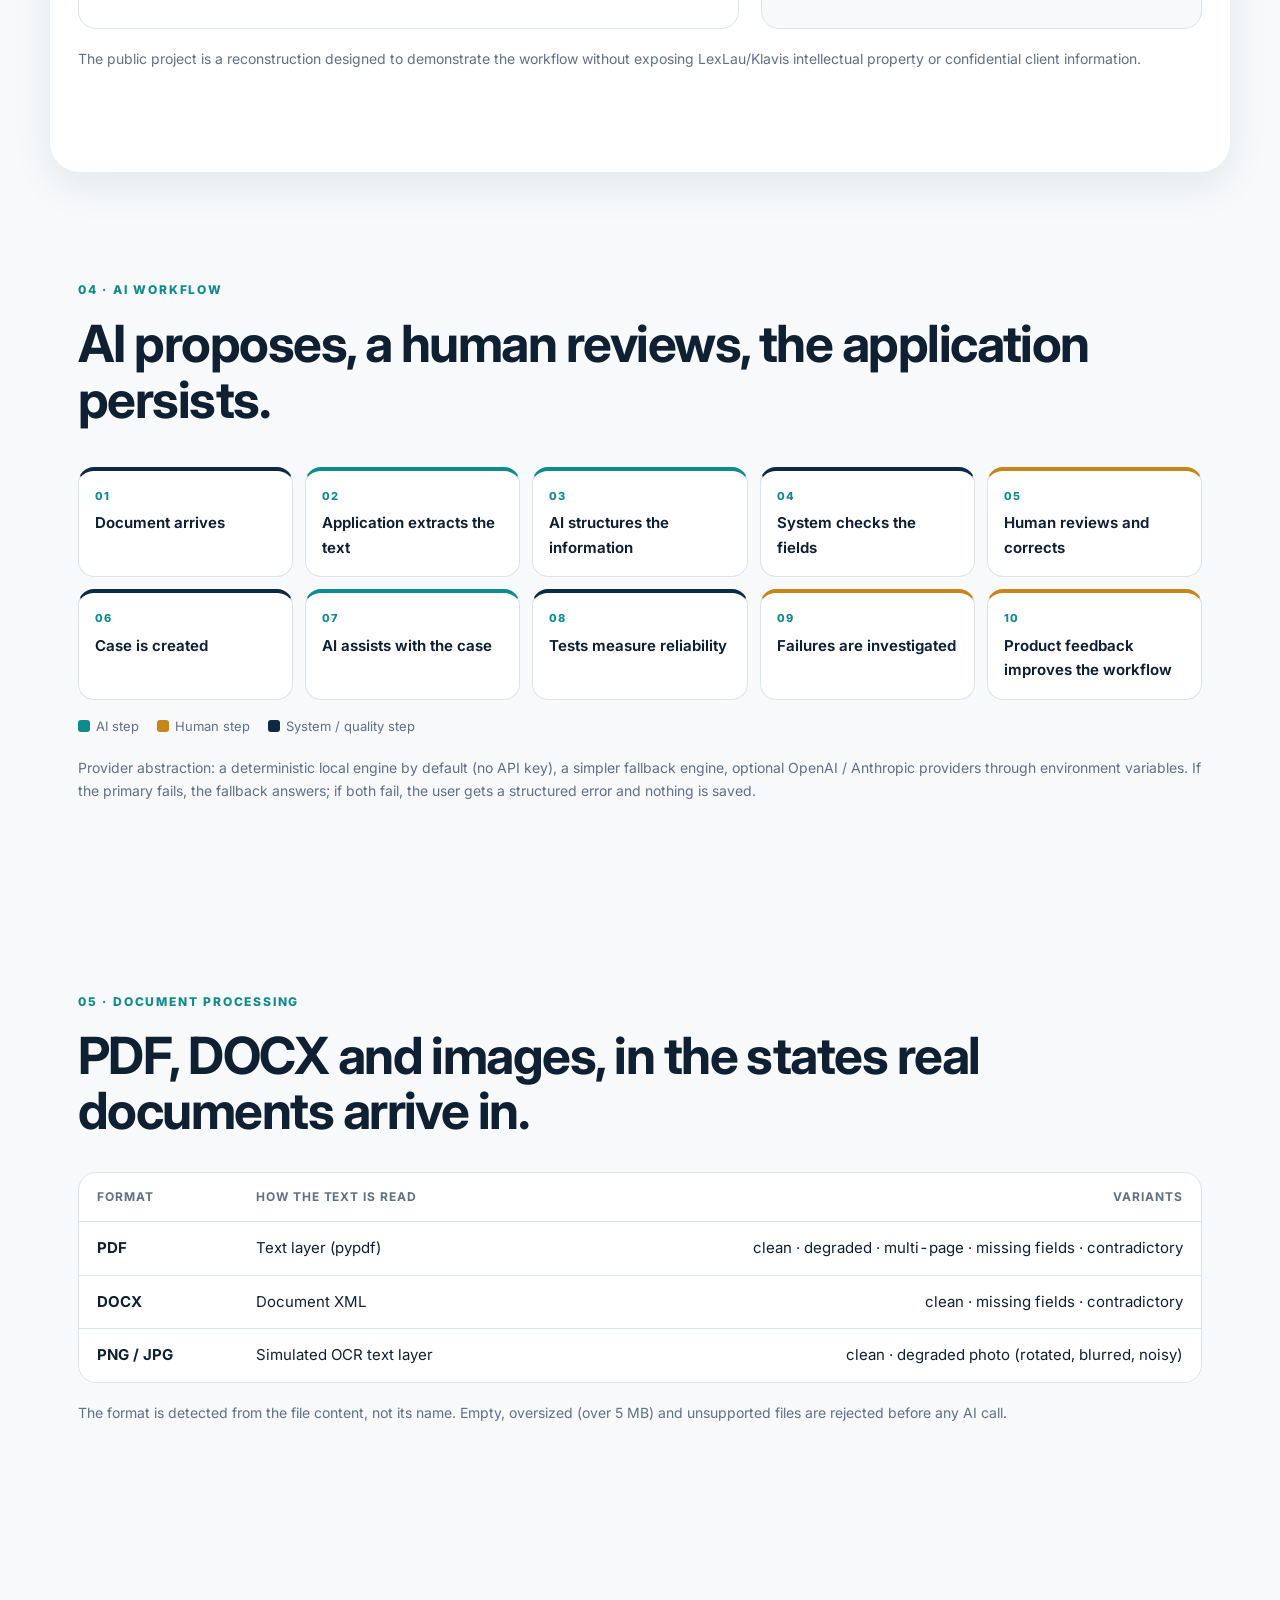
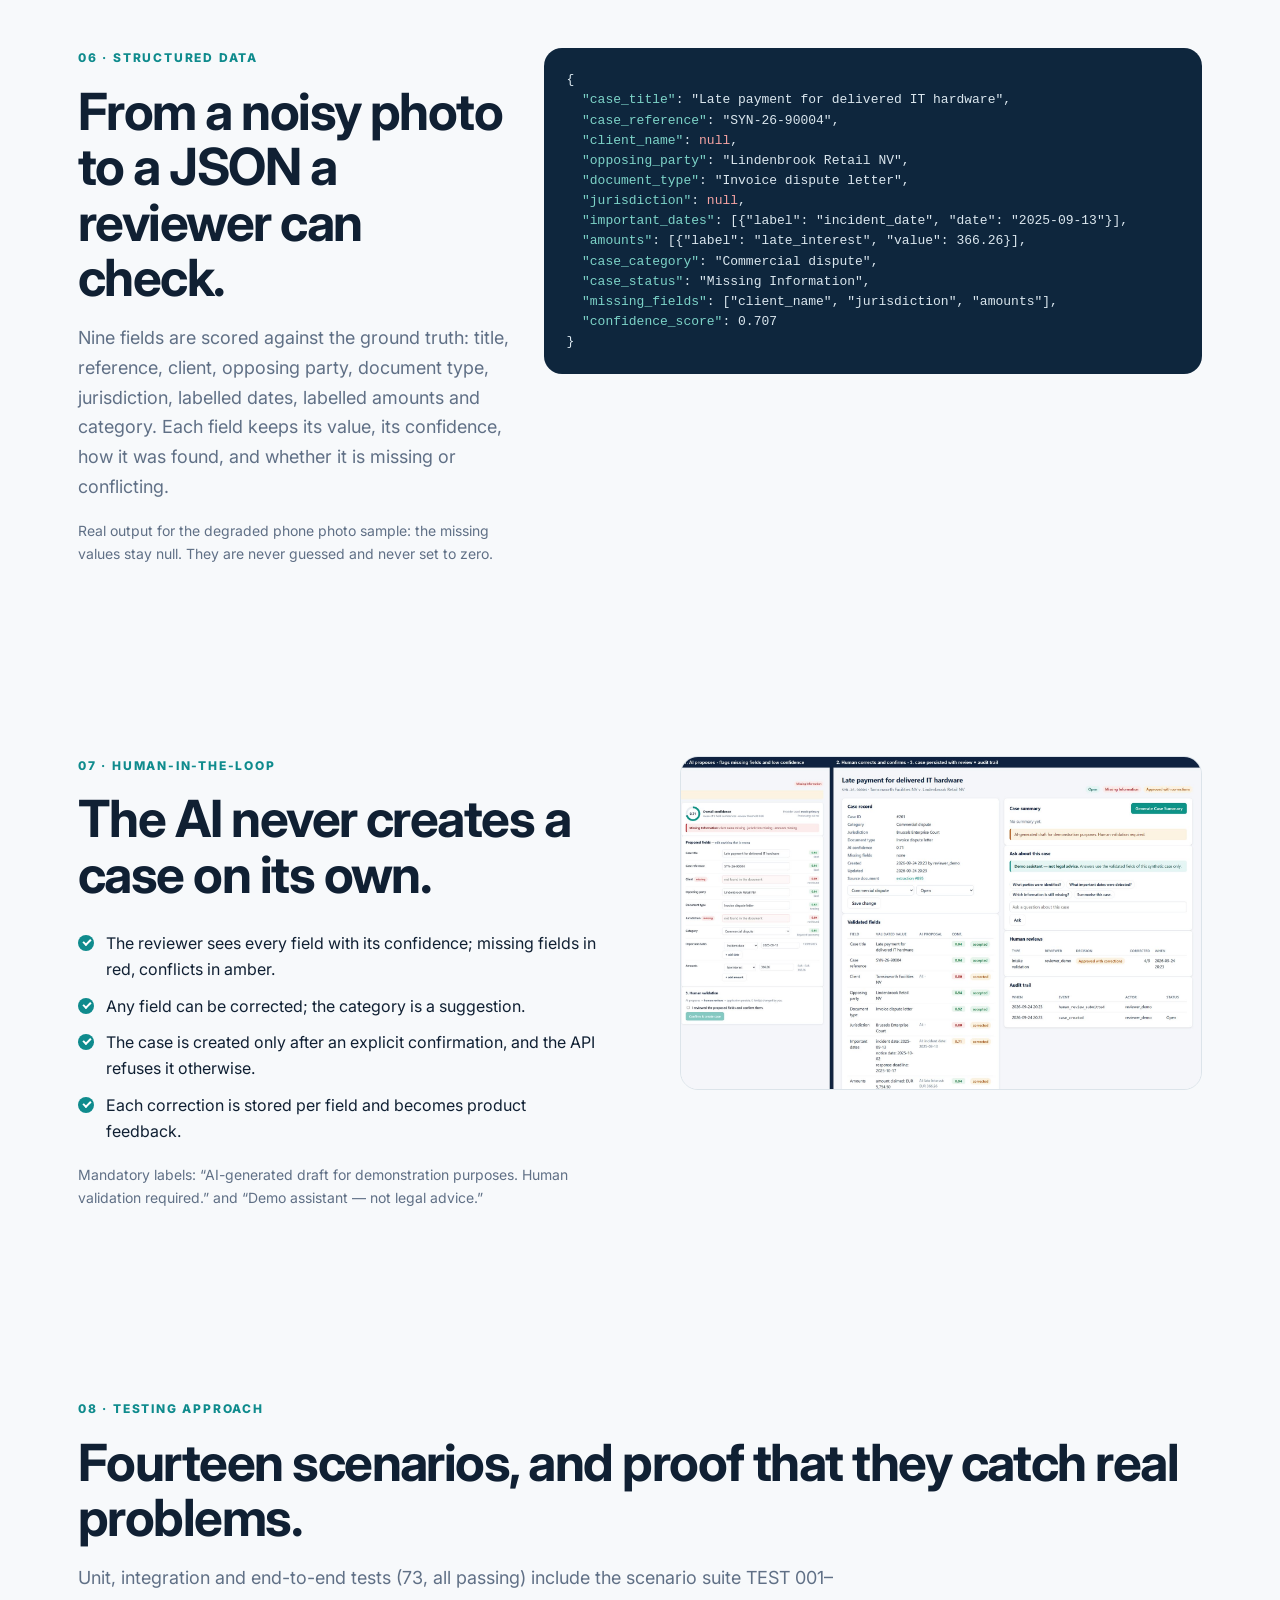
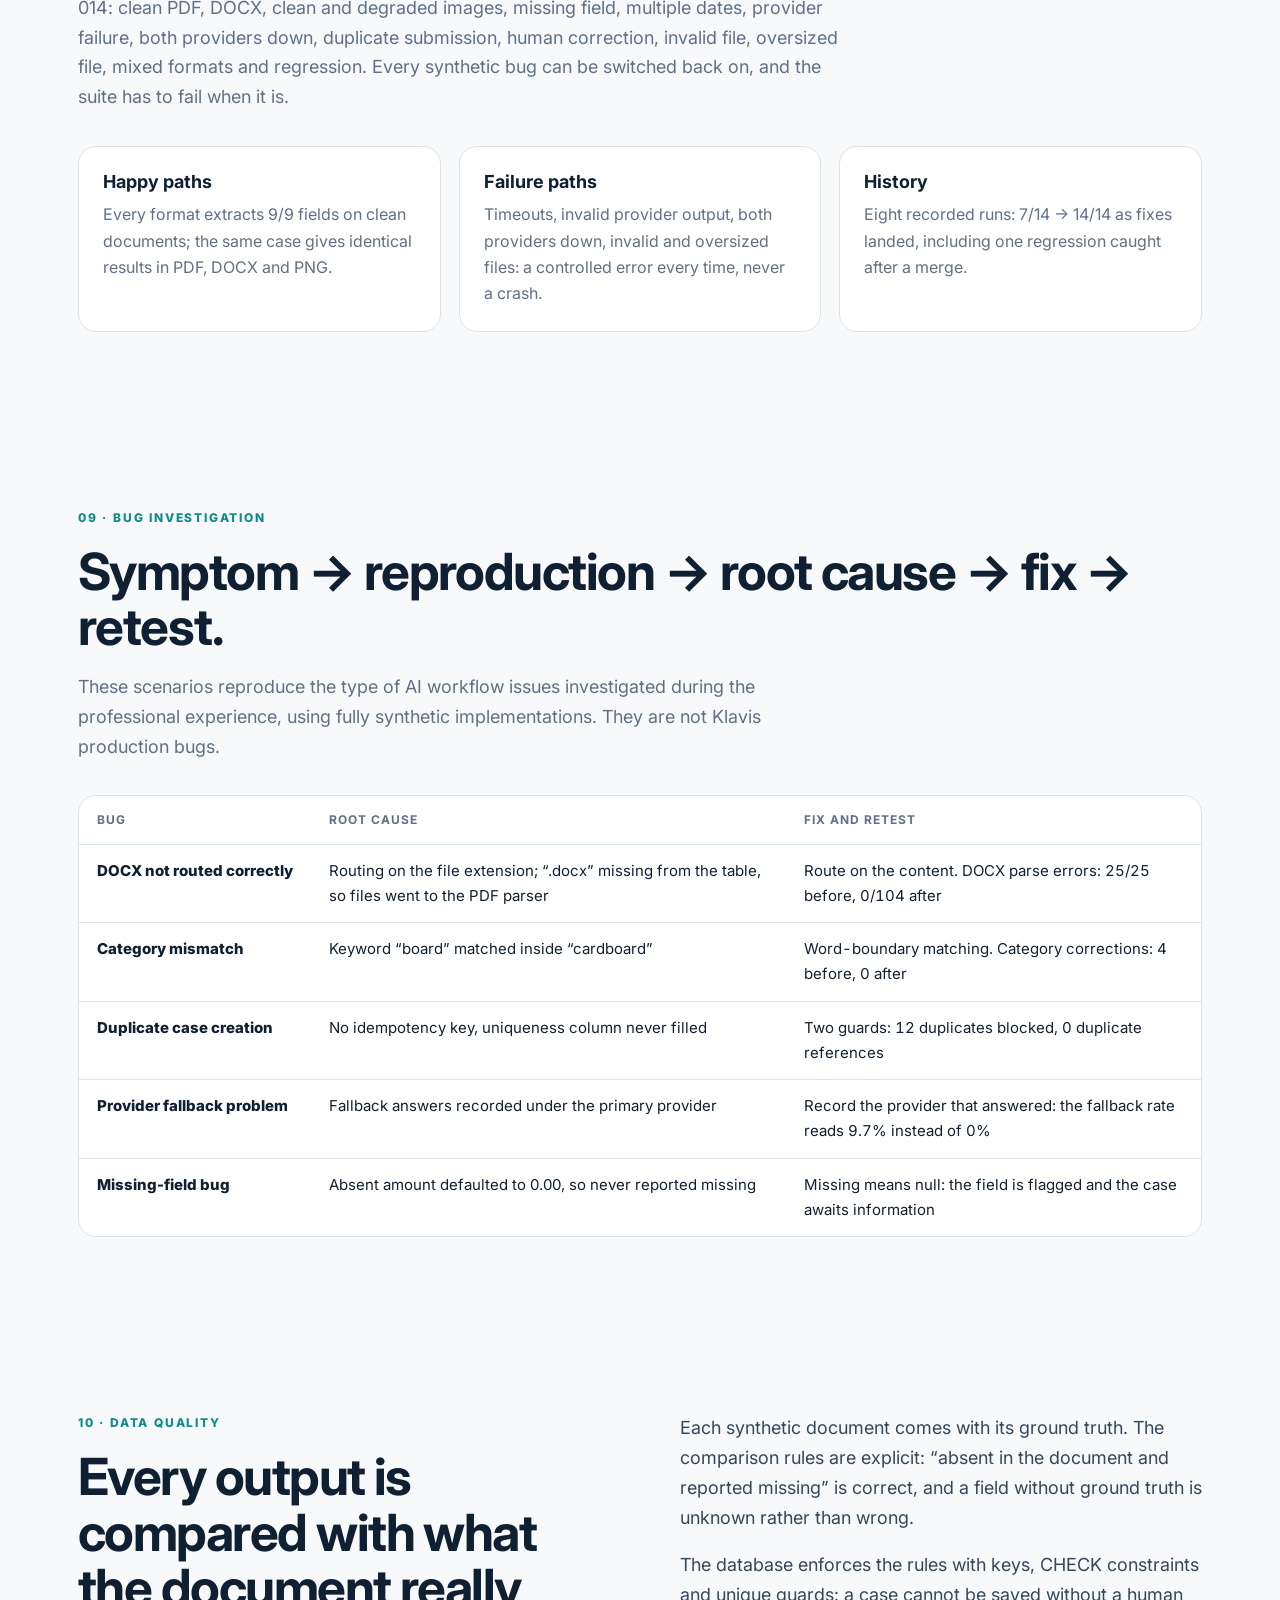
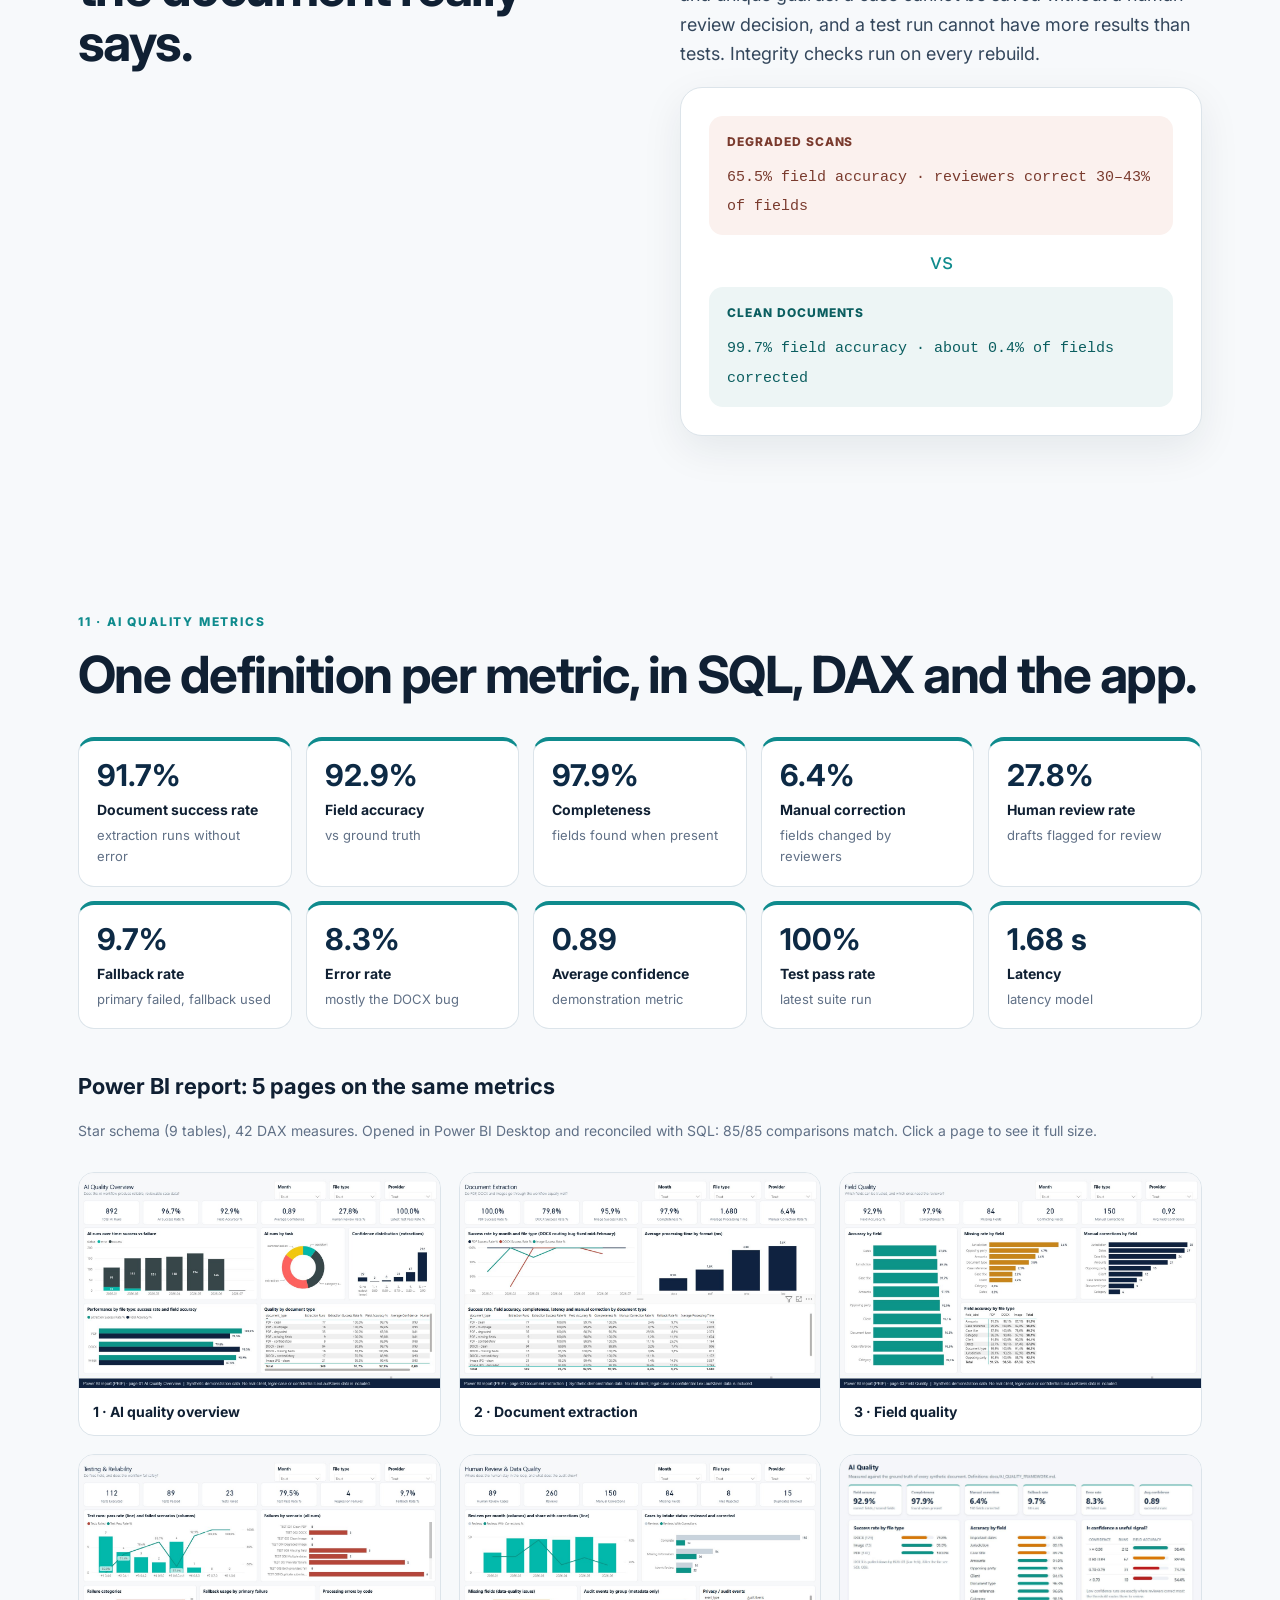
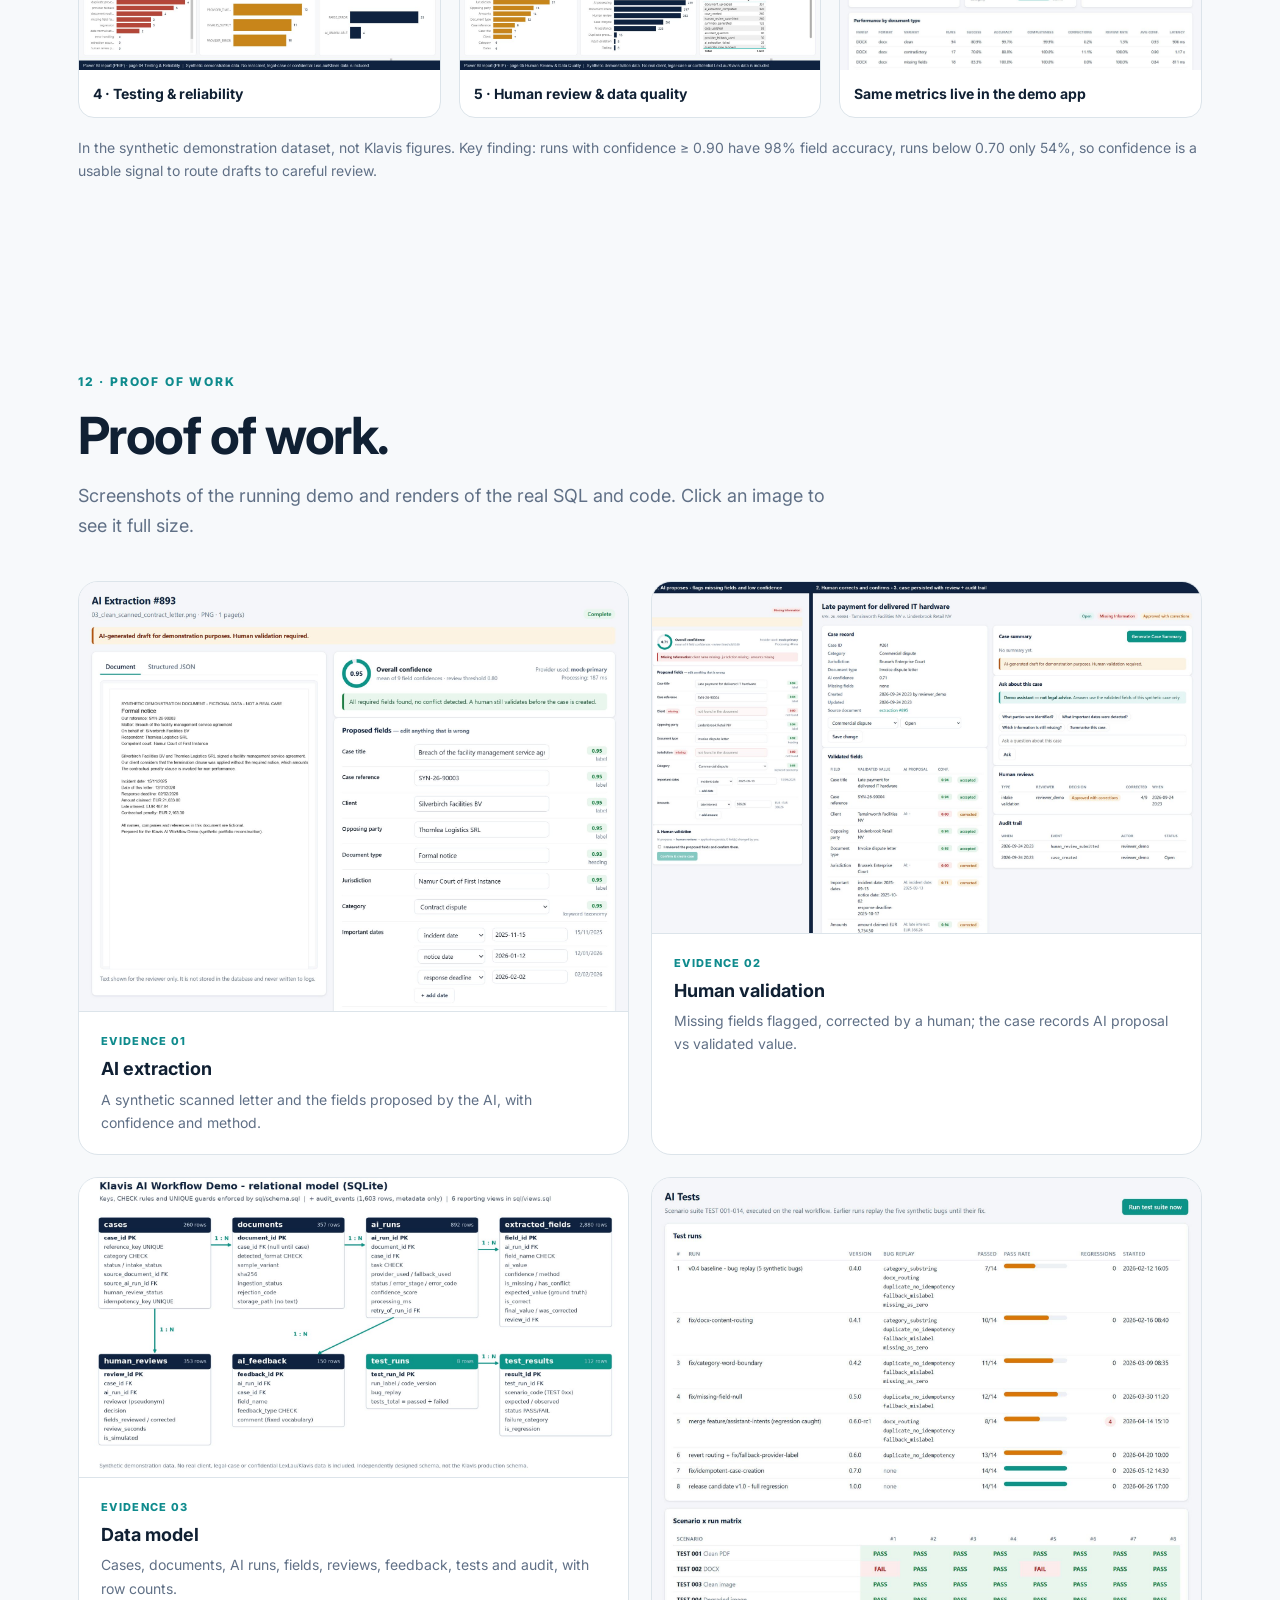
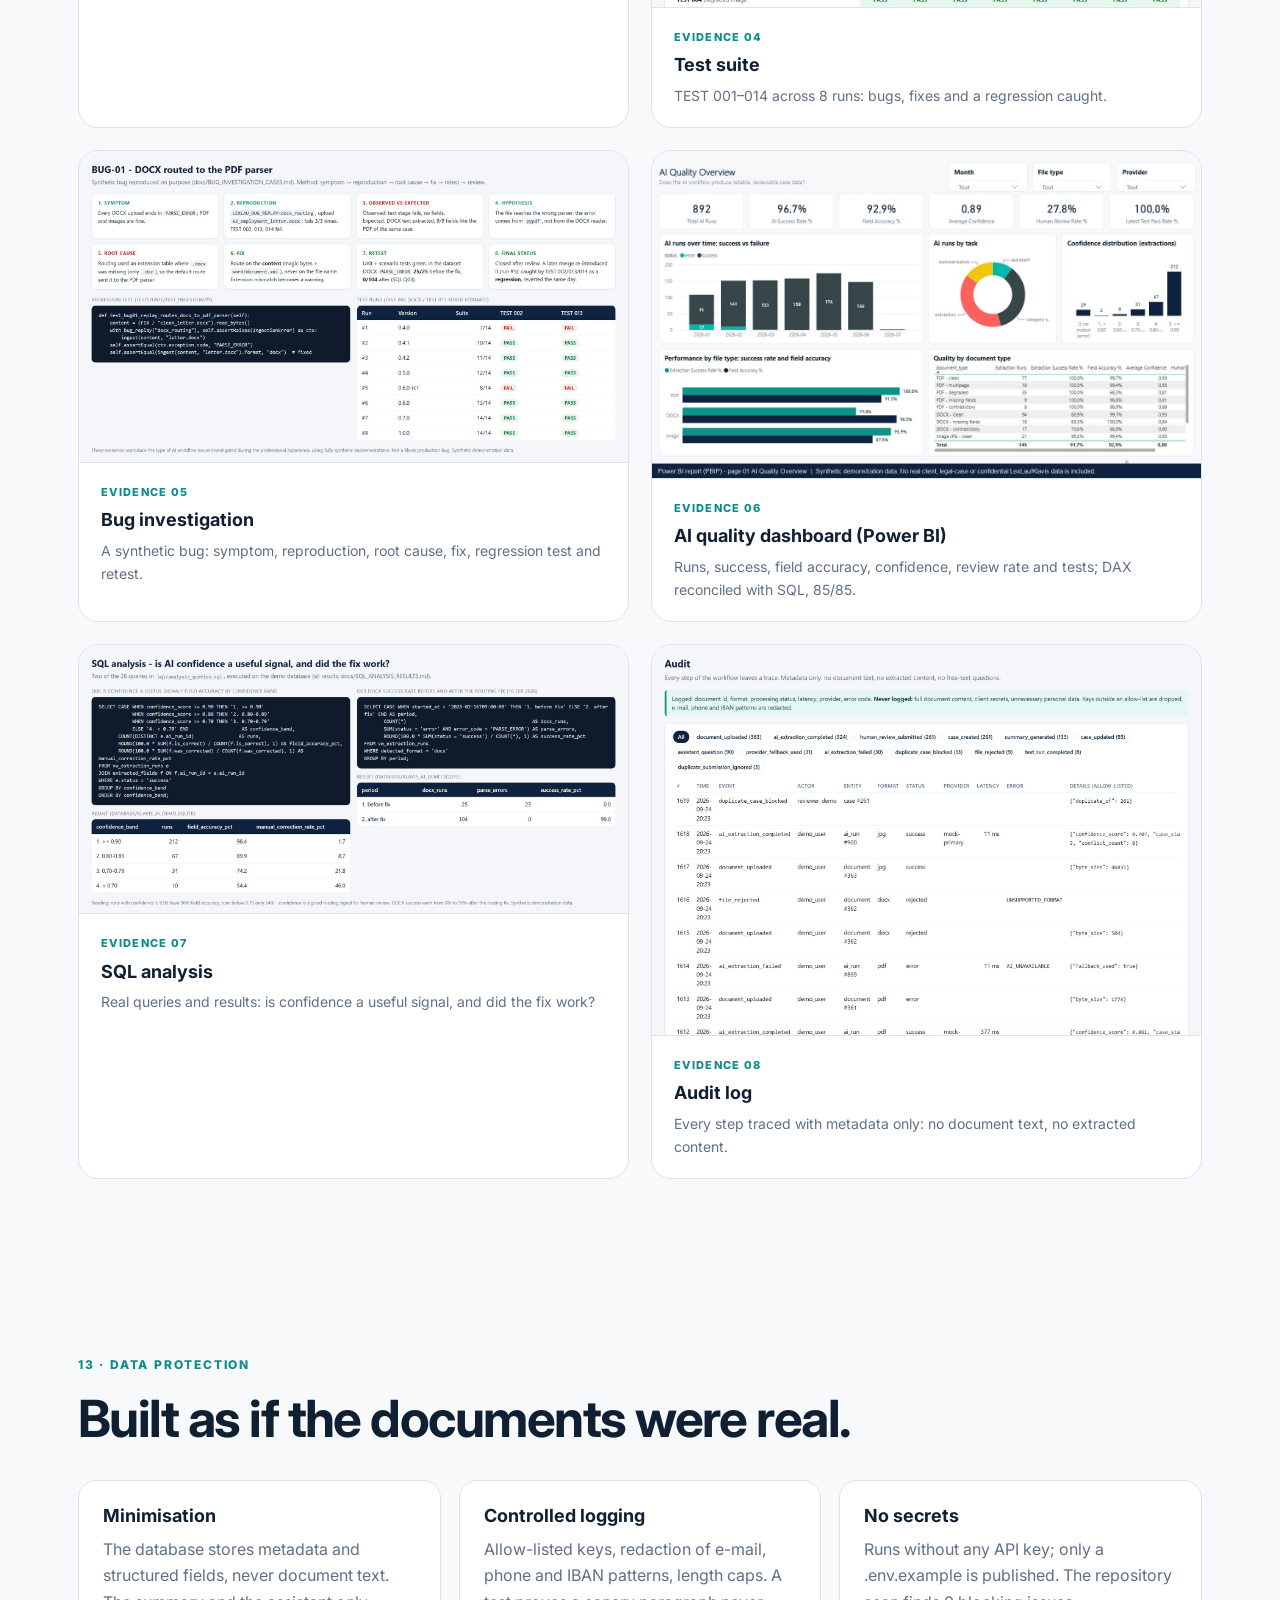
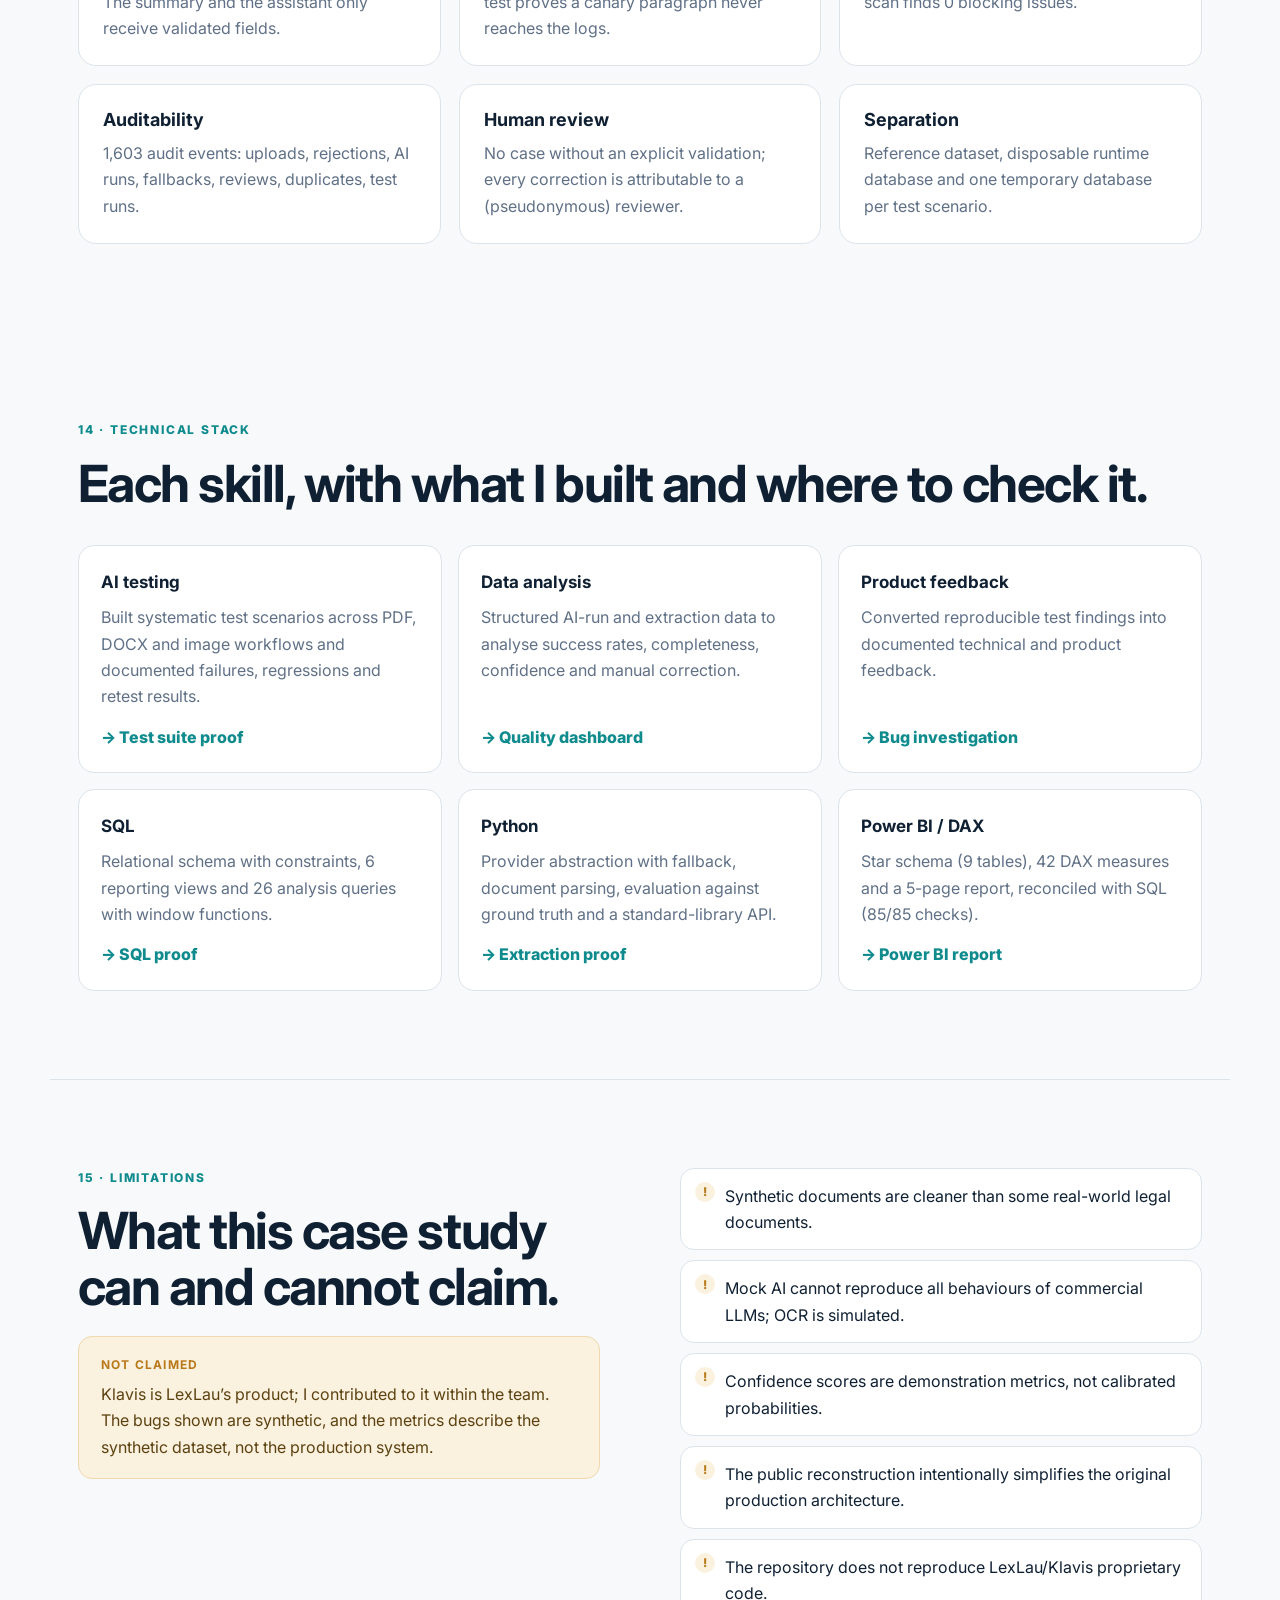
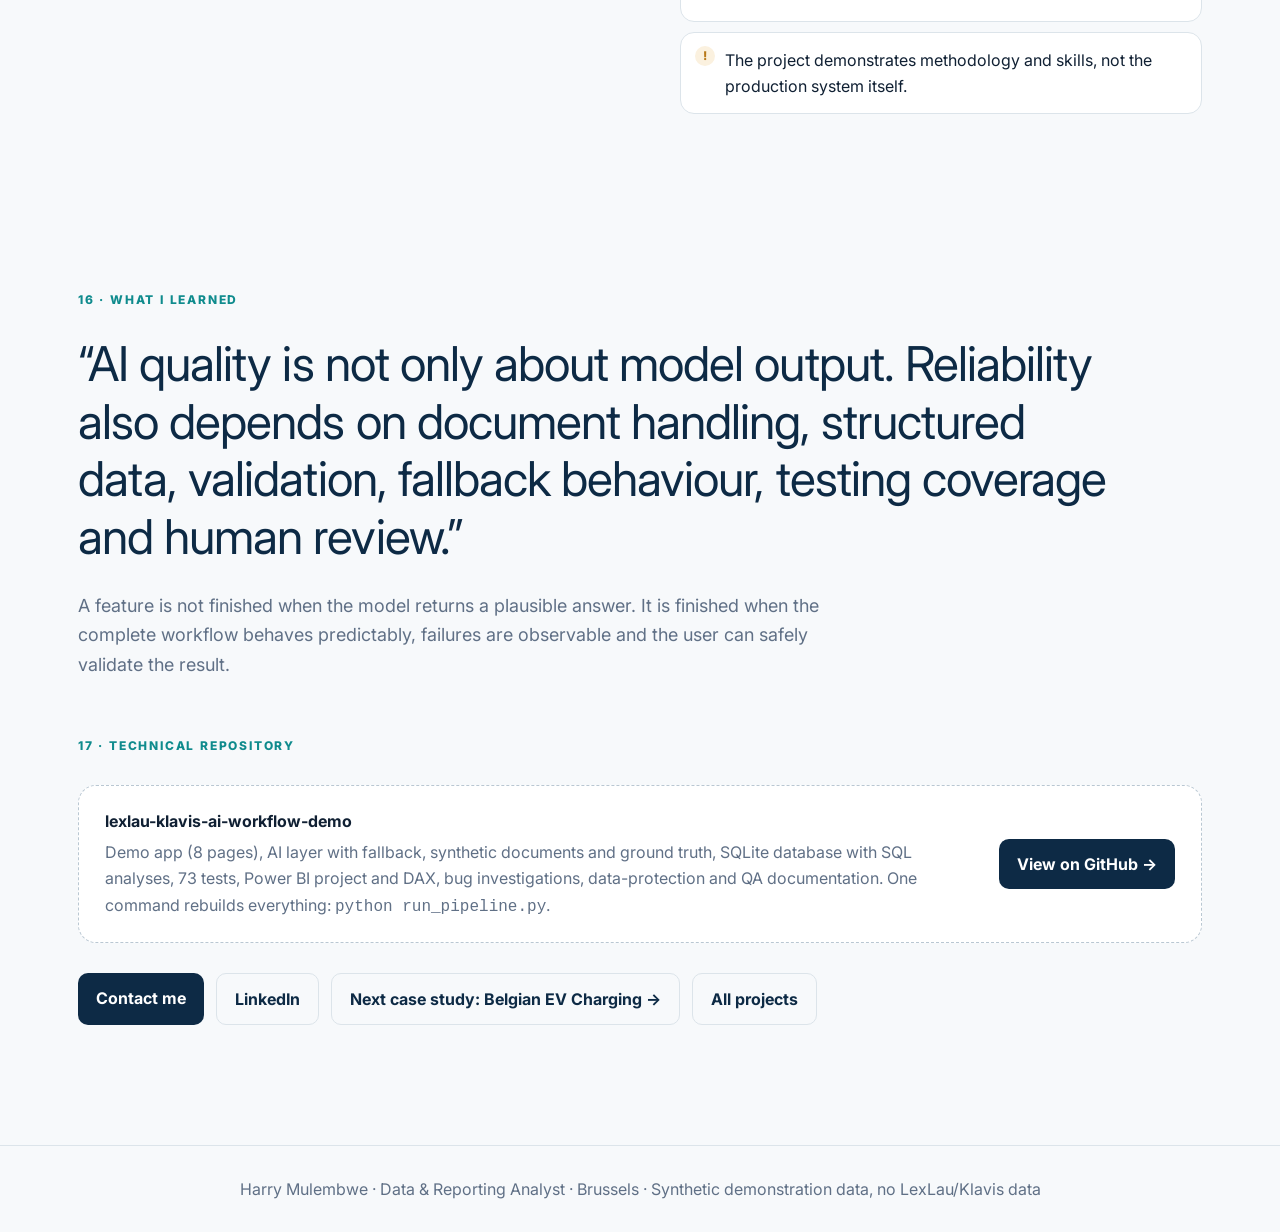
<file: projects/lexlau/index.html>
<!doctype html>
<html lang="en">
<head>
  <meta charset="utf-8" />
  <meta name="viewport" content="width=device-width, initial-scale=1" />
  <title data-i18n="meta.title">LexLau · Klavis Case Study | Harry Mulembwe</title>
  <meta name="description" content="Testing and improving AI-enabled workflows that turn legal documents into structured, reviewable case information. Public reconstruction with synthetic data." data-i18n-attr="content:meta.desc" />
  <meta name="theme-color" content="#0d2a45" />
  <link rel="canonical" href="https://harry-mulembwe.vercel.app/projects/lexlau/" />
  <link rel="alternate" hreflang="en" href="https://harry-mulembwe.vercel.app/projects/lexlau/?lang=en" />
  <link rel="alternate" hreflang="fr" href="https://harry-mulembwe.vercel.app/projects/lexlau/?lang=fr" />
  <link rel="alternate" hreflang="nl" href="https://harry-mulembwe.vercel.app/projects/lexlau/?lang=nl" />
  <link rel="alternate" hreflang="x-default" href="https://harry-mulembwe.vercel.app/projects/lexlau/" />
  <meta property="og:type" content="website" />
  <meta property="og:site_name" content="Harry Mulembwe" />
  <meta property="og:url" content="https://harry-mulembwe.vercel.app/projects/lexlau/" />
  <meta property="og:title" content="LexLau · Klavis Case Study | Harry Mulembwe" />
  <meta property="og:description" content="Testing and improving AI-enabled workflows that turn legal documents into structured, reviewable case information. Public reconstruction with synthetic data." />
  <meta property="og:image" content="https://harry-mulembwe.vercel.app/assets/og/og-lexlau.jpg" />
  <meta property="og:image:width" content="1200" />
  <meta property="og:image:height" content="630" />
  <meta property="og:image:alt" content="LexLau / Klavis.app case study: AI-assisted legal case management" />
  <meta property="og:locale" content="en_GB" />
  <meta property="og:locale:alternate" content="fr_BE" />
  <meta property="og:locale:alternate" content="nl_BE" />
  <meta name="twitter:card" content="summary_large_image" />
  <meta name="twitter:title" content="LexLau · Klavis Case Study | Harry Mulembwe" />
  <meta name="twitter:description" content="Testing and improving AI-enabled workflows that turn legal documents into structured, reviewable case information. Public reconstruction with synthetic data." />
  <meta name="twitter:image" content="https://harry-mulembwe.vercel.app/assets/og/og-lexlau.jpg" />
  <link rel="icon" href="../../assets/favicon.svg" type="image/svg+xml" />
  <script>
    (function(){var r=document.documentElement,l;r.classList.add('js');
    try{l=new URLSearchParams(location.search).get('lang')||localStorage.getItem('lang')}catch(e){}
    if(!l){var n=(navigator.language||'').slice(0,2).toLowerCase();l=(n==='fr'||n==='nl')?n:'en'}
    if(['en','fr','nl'].indexOf(l)<0)l='en';r.setAttribute('data-lang',l);
    if(l!=='en'){r.classList.add('i18n-pending');setTimeout(function(){r.classList.remove('i18n-pending')},1500)}})();
  </script>
  <link rel="preconnect" href="https://fonts.googleapis.com" />
  <link rel="preconnect" href="https://fonts.gstatic.com" crossorigin />
  <link href="https://fonts.googleapis.com/css2?family=Inter:wght@400;500;600;700;800&display=swap" rel="stylesheet" />
  <link rel="stylesheet" href="styles.css" />
  <link rel="stylesheet" href="../../assets/common.css" />
</head>
<body>
  <div class="progress" aria-hidden="true"></div>
  <header class="topbar">
    <a class="brand" href="../../data/">← <span class="brand-name">Harry Mulembwe</span></a>
    <div class="topbar-right">
      <nav>
        <a href="#role" data-i18n="nav.role">My role</a>
        <a href="#workflow" data-i18n="nav.workflow">Workflow</a>
        <a href="#testing" data-i18n="nav.testing">Testing</a>
        <a href="#proof" data-i18n="nav.proof">Proof</a>
      </nav>
      <div class="lang-switch" role="group" aria-label="Language" data-i18n-attr="aria-label:ui.lang">
        <button type="button" data-lang-btn="en" lang="en" title="English" aria-pressed="true">EN</button>
        <button type="button" data-lang-btn="fr" lang="fr" title="Français" aria-pressed="false">FR</button>
        <button type="button" data-lang-btn="nl" lang="nl" title="Nederlands" aria-pressed="false">NL</button>
      </div>
    </div>
  </header>

  <main id="top">
    <!-- 1 HERO -->
    <section class="hero section">
      <div class="eyebrow" data-i18n="hero.eyebrow">Case study · Data · AI · Application</div>
      <h1>LexLau · Klavis</h1>
      <p class="hero-sub" data-i18n="hero.sub">Data and AI for a legal case-management application</p>
      <p class="hero-quote" data-i18n="hero.quote">“I managed the application’s data and helped build the AI-assisted workflows that turn legal documents into structured case information.”</p>
      <p class="hero-copy" data-i18n="hero.copy">Internship at LexLau, June – September 2026, with the CTO’s technical review. The public reconstruction uses fully synthetic data.</p>
      <p class="disclosure"><b data-i18n="hero.discL">Synthetic data</b><span data-i18n="hero.disc">Synthetic demonstration data. No real client, legal-case or confidential LexLau/Klavis data is included. The public project is an independent reconstruction, not a copy of Klavis code.</span></p>
      <div class="meta-grid">
        <div><span data-i18n="m.role">Role</span><strong data-i18n="m.roleV">Data &amp; AI Intern · data management, application build</strong></div>
        <div><span data-i18n="m.company">Company</span><strong>LexLau, Brussels</strong></div>
        <div><span data-i18n="m.period">Period</span><strong data-i18n="m.periodV">Jun 2026 – Sep 2026</strong></div>
        <div><span data-i18n="m.sup">Supervision</span><strong data-i18n="m.supV">CTO / technical supervisor</strong></div>
      </div>
      <div class="stack">
        <span data-i18n="tag.aiw">AI Workflows</span><span data-i18n="tag.da">Data Analysis</span><span data-i18n="tag.test">Testing</span><span>QA</span><span>SQL</span><span>Python</span><span data-i18n="tag.dq">Data Quality</span><span data-i18n="tag.pf">Product Feedback</span><span>Human-in-the-loop</span>
      </div>
    </section>

    <section class="stats section narrow">
      <article><strong>260</strong><span data-i18n="stat.1">synthetic cases, created from 319 synthetic documents (PDF, DOCX, images) with ground truth</span></article>
      <article><strong>892</strong><span data-i18n="stat.2">AI runs analysed: extraction, category suggestion, summary, assistant</span></article>
      <article><strong>14</strong><span data-i18n="stat.3">AI test scenarios (TEST 001–014) inside 73 automated tests, all passing</span></article>
      <article><strong>5</strong><span data-i18n="stat.4">synthetic bugs investigated from symptom to root cause, fix and retest</span></article>
    </section>

    <!-- 2 CONTEXT -->
    <section id="context" class="section split">
      <div>
        <div class="eyebrow" data-i18n="cx.eyebrow">01 · Context</div>
        <h2 data-i18n="cx.title">A legal application with many AI features, and a team that needed them to be reliable.</h2>
      </div>
      <div class="prose">
        <p data-i18n="cx.p1">Klavis.app / KlavIA, developed by LexLau, is a legal case-management application that uses AI across its workflows. As a Data &amp; AI intern, I worked inside this environment under the supervision of the CTO.</p>
        <p data-i18n="cx.p2">My work had two sides. Data management: structuring, checking and analysing the data the workflows rely on. Application build: developing and testing AI-enabled features, reproducing bugs, documenting expected versus actual behaviour and turning the results into product feedback, while handling potentially confidential data.</p>
        <p data-i18n="cx.p3">Because that work is confidential, this case study shows a <strong>public reconstruction</strong>: the same kind of workflow, rebuilt from scratch with synthetic documents and an independent architecture.</p>
      </div>
    </section>

    <!-- 3 PROBLEM -->
    <section id="problem" class="section split">
      <div>
        <div class="eyebrow" data-i18n="pb.eyebrow">02 · Business / product problem</div>
        <h2 data-i18n="pb.title">Extracting information is easy to demo. Doing it reliably is the real problem.</h2>
      </div>
      <div class="prose">
        <p data-i18n="pb.p1">Legal professionals work with documents full of structured and unstructured information. Manual extraction is time-consuming and error-prone.</p>
        <p data-i18n="pb.p2">AI can speed up this workflow, but incorrect extraction, missing fields or unreliable behaviour create real operational risk. So the challenge is not simply “Can AI extract information?”</p>
        <p class="question" data-i18n="pb.q">Can the workflow produce structured information reliably enough for a professional to review and use?</p>
      </div>
    </section>

    <!-- 4 MY ROLE -->
    <section id="role" class="section role-card">
      <div class="eyebrow" data-i18n="ro.eyebrow">03 · My role</div>
      <h2 data-i18n="ro.title">What I did at LexLau, and what I rebuilt publicly.</h2>
      <p class="lead-p" data-i18n="ro.p">Two responsibilities: the data behind the workflows, and the application features that use it. Work done within the team, on branches, with the CTO’s technical review.</p>
      <div class="contrib-split">
        <div>
          <h3 data-i18n="ro.realT">Real professional experience · LexLau</h3>
          <ul class="ticks">
            <li data-i18n="ro.r1">Data management: structuring, quality checks, analysis</li>
            <li data-i18n="ro.r2">Building AI-enabled application features</li>
            <li data-i18n="ro.r3">Testing and validating the AI workflows</li>
            <li data-i18n="ro.r4">Bug reproduction and fixes</li>
            <li data-i18n="ro.r5">Documentation of expected vs actual behaviour</li>
            <li data-i18n="ro.r6">Product / technical feedback</li>
            <li data-i18n="ro.r7">Handling potentially confidential data</li>
            <li data-i18n="ro.r8">Code review by the CTO before merging</li>
          </ul>
        </div>
        <div class="shared">
          <h3 data-i18n="ro.pubT">Public portfolio reconstruction</h3>
          <ul class="ticks">
            <li data-i18n="ro.p1">Synthetic legal documents</li>
            <li data-i18n="ro.p2">Synthetic database</li>
            <li data-i18n="ro.p3">Public AI workflow</li>
            <li data-i18n="ro.p4">Automated tests</li>
            <li data-i18n="ro.p5">SQL analytics</li>
            <li data-i18n="ro.p6">AI quality dashboard</li>
            <li data-i18n="ro.p7">Technical documentation</li>
            <li data-i18n="ro.p8">Reproducible demo</li>
          </ul>
        </div>
      </div>
      <p class="note" data-i18n="ro.note">The public project is a reconstruction designed to demonstrate the workflow without exposing LexLau/Klavis intellectual property or confidential client information.</p>
    </section>

    <!-- 6 AI WORKFLOW -->
    <section id="workflow" class="section">
      <div class="eyebrow" data-i18n="wf.eyebrow">04 · AI workflow</div>
      <h2 data-i18n="wf.title">AI proposes, a human reviews, the application persists.</h2>
      <ol class="story">
        <li class="qa" data-i18n="wf.1">Document arrives</li>
        <li class="ai" data-i18n="wf.2">Application extracts the text</li>
        <li class="ai" data-i18n="wf.3">AI structures the information</li>
        <li class="qa" data-i18n="wf.4">System checks the fields</li>
        <li class="human" data-i18n="wf.5">Human reviews and corrects</li>
        <li class="qa" data-i18n="wf.6">Case is created</li>
        <li class="ai" data-i18n="wf.7">AI assists with the case</li>
        <li class="qa" data-i18n="wf.8">Tests measure reliability</li>
        <li class="human" data-i18n="wf.9">Failures are investigated</li>
        <li class="human" data-i18n="wf.10">Product feedback improves the workflow</li>
      </ol>
      <p class="legend"><span><i style="background:var(--teal)"></i><span data-i18n="wf.lAi">AI step</span></span><span><i style="background:#c7851a"></i><span data-i18n="wf.lHu">Human step</span></span><span><i style="background:var(--navy)"></i><span data-i18n="wf.lSys">System / quality step</span></span></p>
      <p class="note" data-i18n="wf.note">Provider abstraction: a deterministic local engine by default (no API key), a simpler fallback engine, optional OpenAI / Anthropic providers through environment variables. If the primary fails, the fallback answers; if both fail, the user gets a structured error and nothing is saved.</p>
    </section>

    <!-- 7 DOCUMENT PROCESSING -->
    <section id="documents" class="section">
      <div class="eyebrow" data-i18n="dp.eyebrow">05 · Document processing</div>
      <h2 data-i18n="dp.title">PDF, DOCX and images, in the states real documents arrive in.</h2>
      <div class="table-wrap">
        <table class="data-table">
          <thead><tr><th data-i18n="dp.th1">Format</th><th data-i18n="dp.th2">How the text is read</th><th data-i18n="dp.th3">Variants</th></tr></thead>
          <tbody>
            <tr><td>PDF</td><td data-i18n="dp.c1">Text layer (pypdf)</td><td data-i18n="dp.v1">clean · degraded · multi-page · missing fields · contradictory</td></tr>
            <tr><td>DOCX</td><td data-i18n="dp.c2">Document XML</td><td data-i18n="dp.v2">clean · missing fields · contradictory</td></tr>
            <tr><td>PNG / JPG</td><td data-i18n="dp.c3">Simulated OCR text layer</td><td data-i18n="dp.v3">clean · degraded photo (rotated, blurred, noisy)</td></tr>
          </tbody>
        </table>
      </div>
      <p class="note" data-i18n="dp.note">The format is detected from the file content, not its name. Empty, oversized (over 5 MB) and unsupported files are rejected before any AI call.</p>
    </section>

    <!-- 8 STRUCTURED DATA -->
    <section id="structured" class="section sql-grid">
      <div>
        <div class="eyebrow" data-i18n="sd.eyebrow">06 · Structured data</div>
        <h2 data-i18n="sd.title">From a noisy photo to a JSON a reviewer can check.</h2>
        <p class="lead-p" data-i18n="sd.p">Nine fields are scored against the ground truth: title, reference, client, opposing party, document type, jurisdiction, labelled dates, labelled amounts and category. Each field keeps its value, its confidence, how it was found, and whether it is missing or conflicting.</p>
        <p class="note" data-i18n="sd.note">Real output for the degraded phone photo sample: the missing values stay null. They are never guessed and never set to zero.</p>
      </div>
      <pre class="json-shot">{
  <span class="k">"case_title"</span>: "Late payment for delivered IT hardware",
  <span class="k">"case_reference"</span>: "SYN-26-90004",
  <span class="k">"client_name"</span>: <span class="nul">null</span>,
  <span class="k">"opposing_party"</span>: "Lindenbrook Retail NV",
  <span class="k">"document_type"</span>: "Invoice dispute letter",
  <span class="k">"jurisdiction"</span>: <span class="nul">null</span>,
  <span class="k">"important_dates"</span>: [{"label": "incident_date", "date": "2025-09-13"}],
  <span class="k">"amounts"</span>: [{"label": "late_interest", "value": 366.26}],
  <span class="k">"case_category"</span>: "Commercial dispute",
  <span class="k">"case_status"</span>: "Missing Information",
  <span class="k">"missing_fields"</span>: ["client_name", "jurisdiction", "amounts"],
  <span class="k">"confidence_score"</span>: 0.707
}</pre>
    </section>

    <!-- 9 HUMAN IN THE LOOP -->
    <section id="human" class="section split">
      <div>
        <div class="eyebrow" data-i18n="hl.eyebrow">07 · Human-in-the-loop</div>
        <h2 data-i18n="hl.title">The AI never creates a case on its own.</h2>
        <ul class="ticks" style="margin-top:28px">
          <li data-i18n="hl.1">The reviewer sees every field with its confidence; missing fields in red, conflicts in amber.</li>
          <li data-i18n="hl.2">Any field can be corrected; the category is a suggestion.</li>
          <li data-i18n="hl.3">The case is created only after an explicit confirmation, and the API refuses it otherwise.</li>
          <li data-i18n="hl.4">Each correction is stored per field and becomes product feedback.</li>
        </ul>
        <p class="note" data-i18n="hl.note">Mandatory labels: “AI-generated draft for demonstration purposes. Human validation required.” and “Demo assistant — not legal advice.”</p>
      </div>
      <a class="shot" href="proof/proof_02_human_validation.jpg" target="_blank" rel="noopener" style="border-radius:18px;overflow:hidden;border:1px solid var(--line)"><img src="proof/proof_02_human_validation.jpg" alt="AI flags missing fields, a human corrects them, the case records what changed" loading="lazy" width="1800" height="1150" /></a>
    </section>

    <!-- 10 TESTING -->
    <section id="testing" class="section">
      <div class="eyebrow" data-i18n="te.eyebrow">08 · Testing approach</div>
      <h2 data-i18n="te.title">Fourteen scenarios, and proof that they catch real problems.</h2>
      <p class="lead-p" data-i18n="te.p">Unit, integration and end-to-end tests (73, all passing) include the scenario suite TEST 001–014: clean PDF, DOCX, clean and degraded images, missing field, multiple dates, provider failure, both providers down, duplicate submission, human correction, invalid file, oversized file, mixed formats and regression. Every synthetic bug can be switched back on, and the suite has to fail when it is.</p>
      <div class="cards3">
        <article><h3 data-i18n="te.c1t">Happy paths</h3><p data-i18n="te.c1">Every format extracts 9/9 fields on clean documents; the same case gives identical results in PDF, DOCX and PNG.</p></article>
        <article><h3 data-i18n="te.c2t">Failure paths</h3><p data-i18n="te.c2">Timeouts, invalid provider output, both providers down, invalid and oversized files: a controlled error every time, never a crash.</p></article>
        <article><h3 data-i18n="te.c3t">History</h3><p data-i18n="te.c3">Eight recorded runs: 7/14 → 14/14 as fixes landed, including one regression caught after a merge.</p></article>
      </div>
    </section>

    <!-- 11 BUG INVESTIGATION -->
    <section id="bugs" class="section">
      <div class="eyebrow" data-i18n="bg.eyebrow">09 · Bug investigation</div>
      <h2 data-i18n="bg.title">Symptom → reproduction → root cause → fix → retest.</h2>
      <p class="lead-p" data-i18n="bg.p">These scenarios reproduce the type of AI workflow issues investigated during the professional experience, using fully synthetic implementations. They are not Klavis production bugs.</p>
      <div class="table-wrap">
        <table class="data-table bug-table">
          <thead><tr><th data-i18n="bg.th1">Bug</th><th data-i18n="bg.th2">Root cause</th><th data-i18n="bg.th3">Fix and retest</th></tr></thead>
          <tbody>
            <tr><td data-i18n="bg.1">DOCX not routed correctly</td><td data-i18n="bg.1r">Routing on the file extension; “.docx” missing from the table, so files went to the PDF parser</td><td data-i18n="bg.1f">Route on the content. DOCX parse errors: 25/25 before, 0/104 after</td></tr>
            <tr><td data-i18n="bg.2">Category mismatch</td><td data-i18n="bg.2r">Keyword “board” matched inside “cardboard”</td><td data-i18n="bg.2f">Word-boundary matching. Category corrections: 4 before, 0 after</td></tr>
            <tr><td data-i18n="bg.3">Duplicate case creation</td><td data-i18n="bg.3r">No idempotency key, uniqueness column never filled</td><td data-i18n="bg.3f">Two guards: 12 duplicates blocked, 0 duplicate references</td></tr>
            <tr><td data-i18n="bg.4">Provider fallback problem</td><td data-i18n="bg.4r">Fallback answers recorded under the primary provider</td><td data-i18n="bg.4f">Record the provider that answered: the fallback rate reads 9.7% instead of 0%</td></tr>
            <tr><td data-i18n="bg.5">Missing-field bug</td><td data-i18n="bg.5r">Absent amount defaulted to 0.00, so never reported missing</td><td data-i18n="bg.5f">Missing means null: the field is flagged and the case awaits information</td></tr>
          </tbody>
        </table>
      </div>
    </section>

    <!-- 12 DATA QUALITY -->
    <section id="quality" class="section split">
      <div>
        <div class="eyebrow" data-i18n="dq.eyebrow">10 · Data quality</div>
        <h2 data-i18n="dq.title">Every output is compared with what the document really says.</h2>
      </div>
      <div class="prose">
        <p data-i18n="dq.p1">Each synthetic document comes with its ground truth. The comparison rules are explicit: “absent in the document and reported missing” is correct, and a field without ground truth is unknown rather than wrong.</p>
        <p data-i18n="dq.p2">The database enforces the rules with keys, CHECK constraints and unique guards: a case cannot be saved without a human review decision, and a test run cannot have more results than tests. Integrity checks run on every rebuild.</p>
        <div class="before-after">
          <div class="ba raw"><span data-i18n="dq.before">Degraded scans</span><code data-i18n="dq.beforeV">65.5% field accuracy · reviewers correct 30–43% of fields</code></div>
          <div class="ba-arrow" aria-hidden="true">vs</div>
          <div class="ba clean"><span data-i18n="dq.after">Clean documents</span><code data-i18n="dq.afterV">99.7% field accuracy · about 0.4% of fields corrected</code></div>
        </div>
      </div>
    </section>

    <!-- 13 AI QUALITY METRICS -->
    <section id="metrics" class="section">
      <div class="eyebrow" data-i18n="mt.eyebrow">11 · AI quality metrics</div>
      <h2 data-i18n="mt.title">One definition per metric, in SQL, DAX and the app.</h2>
      <div class="metrics">
        <article><strong>91.7%</strong><b data-i18n="mt.1">Document success rate</b><p data-i18n="mt.1p">extraction runs without error</p></article>
        <article><strong>92.9%</strong><b data-i18n="mt.2">Field accuracy</b><p data-i18n="mt.2p">vs ground truth</p></article>
        <article><strong>97.9%</strong><b data-i18n="mt.3">Completeness</b><p data-i18n="mt.3p">fields found when present</p></article>
        <article><strong>6.4%</strong><b data-i18n="mt.4">Manual correction</b><p data-i18n="mt.4p">fields changed by reviewers</p></article>
        <article><strong>27.8%</strong><b data-i18n="mt.5">Human review rate</b><p data-i18n="mt.5p">drafts flagged for review</p></article>
        <article><strong>9.7%</strong><b data-i18n="mt.6">Fallback rate</b><p data-i18n="mt.6p">primary failed, fallback used</p></article>
        <article><strong>8.3%</strong><b data-i18n="mt.7">Error rate</b><p data-i18n="mt.7p">mostly the DOCX bug</p></article>
        <article><strong>0.89</strong><b data-i18n="mt.8">Average confidence</b><p data-i18n="mt.8p">demonstration metric</p></article>
        <article><strong>100%</strong><b data-i18n="mt.9">Test pass rate</b><p data-i18n="mt.9p">latest suite run</p></article>
        <article><strong>1.68 s</strong><b data-i18n="mt.10">Latency</b><p data-i18n="mt.10p">latency model</p></article>
      </div>
      <div id="pbi" class="pbi-block">
        <h3 data-i18n="mt.dashT">Power BI report: 5 pages on the same metrics</h3>
        <p class="note" data-i18n="mt.dashP">Star schema (9 tables), 42 DAX measures. Opened in Power BI Desktop and reconciled with SQL: 85/85 comparisons match. Click a page to see it full size.</p>
        <div class="dash-gallery">
          <a href="proof/powerbi_01_ai_quality_overview.jpg" target="_blank" rel="noopener"><img src="proof/powerbi_01_ai_quality_overview.jpg" alt="Power BI report: AI quality overview" loading="lazy" width="1288" height="768" /><span data-i18n="mt.d1">1 · AI quality overview</span></a>
          <a href="proof/powerbi_02_document_extraction.jpg" target="_blank" rel="noopener"><img src="proof/powerbi_02_document_extraction.jpg" alt="Power BI report: document extraction" loading="lazy" width="1288" height="768" /><span data-i18n="mt.d2">2 · Document extraction</span></a>
          <a href="proof/powerbi_03_field_quality.jpg" target="_blank" rel="noopener"><img src="proof/powerbi_03_field_quality.jpg" alt="Power BI report: field quality" loading="lazy" width="1288" height="768" /><span data-i18n="mt.d3">3 · Field quality</span></a>
          <a href="proof/powerbi_04_testing_reliability.jpg" target="_blank" rel="noopener"><img src="proof/powerbi_04_testing_reliability.jpg" alt="Power BI report: testing and reliability" loading="lazy" width="1288" height="768" /><span data-i18n="mt.d4">4 · Testing &amp; reliability</span></a>
          <a href="proof/powerbi_05_human_review_data_quality.jpg" target="_blank" rel="noopener"><img src="proof/powerbi_05_human_review_data_quality.jpg" alt="Power BI report: human review and data quality" loading="lazy" width="1288" height="768" /><span data-i18n="mt.d5">5 · Human review &amp; data quality</span></a>
          <a href="proof/app_ai_quality_page.jpg" target="_blank" rel="noopener"><img src="proof/app_ai_quality_page.jpg" alt="AI Quality page of the demo app" loading="lazy" width="1800" height="1797" /><span data-i18n="mt.d6">Same metrics live in the demo app</span></a>
        </div>
      </div>
      <p class="note" data-i18n="mt.note">In the synthetic demonstration dataset, not Klavis figures. Key finding: runs with confidence ≥ 0.90 have 98% field accuracy, runs below 0.70 only 54%, so confidence is a usable signal to route drafts to careful review.</p>
    </section>

    <!-- 14 PROOF OF WORK -->
    <section id="proof" class="section">
      <div class="eyebrow" data-i18n="pw.eyebrow">12 · Proof of work</div>
      <h2 data-i18n="pw.title">Proof of work.</h2>
      <p class="lead-p" data-i18n="pw.p">Screenshots of the running demo and renders of the real SQL and code. Click an image to see it full size.</p>
      <div class="evidence-grid">
        <figure class="evidence" id="ev1">
          <a class="shot" href="proof/proof_01_ai_extraction.jpg" target="_blank" rel="noopener"><img src="proof/proof_01_ai_extraction.jpg" alt="Synthetic document and structured extraction" loading="lazy" width="1800" height="1915" /></a>
          <figcaption><span class="ev-n" data-i18n="pw.e1n">Evidence 01</span><b data-i18n="pw.e1t">AI extraction</b><span data-i18n="pw.e1p">A synthetic scanned letter and the fields proposed by the AI, with confidence and method.</span></figcaption>
        </figure>
        <figure class="evidence" id="ev2">
          <a class="shot" href="proof/proof_02_human_validation.jpg" target="_blank" rel="noopener"><img src="proof/proof_02_human_validation.jpg" alt="Human validation" loading="lazy" width="1800" height="1150" /></a>
          <figcaption><span class="ev-n" data-i18n="pw.e2n">Evidence 02</span><b data-i18n="pw.e2t">Human validation</b><span data-i18n="pw.e2p">Missing fields flagged, corrected by a human; the case records AI proposal vs validated value.</span></figcaption>
        </figure>
        <figure class="evidence" id="ev3">
          <a class="shot" href="proof/proof_03_data_model.jpg" target="_blank" rel="noopener"><img src="proof/proof_03_data_model.jpg" alt="Relational data model" loading="lazy" width="1738" height="946" /></a>
          <figcaption><span class="ev-n" data-i18n="pw.e3n">Evidence 03</span><b data-i18n="pw.e3t">Data model</b><span data-i18n="pw.e3p">Cases, documents, AI runs, fields, reviews, feedback, tests and audit, with row counts.</span></figcaption>
        </figure>
        <figure class="evidence" id="ev4">
          <a class="shot" href="proof/proof_04_test_suite.jpg" target="_blank" rel="noopener"><img src="proof/proof_04_test_suite.jpg" alt="Test suite results across runs" loading="lazy" width="1800" height="2226" /></a>
          <figcaption><span class="ev-n" data-i18n="pw.e4n">Evidence 04</span><b data-i18n="pw.e4t">Test suite</b><span data-i18n="pw.e4p">TEST 001–014 across 8 runs: bugs, fixes and a regression caught.</span></figcaption>
        </figure>
        <figure class="evidence" id="ev5">
          <a class="shot" href="proof/proof_05_bug_investigation.jpg" target="_blank" rel="noopener"><img src="proof/proof_05_bug_investigation.jpg" alt="Bug investigation from symptom to retest" loading="lazy" width="1800" height="1021" /></a>
          <figcaption><span class="ev-n" data-i18n="pw.e5n">Evidence 05</span><b data-i18n="pw.e5t">Bug investigation</b><span data-i18n="pw.e5p">A synthetic bug: symptom, reproduction, root cause, fix, regression test and retest.</span></figcaption>
        </figure>
        <figure class="evidence" id="ev6">
          <a class="shot" href="proof/proof_06_ai_quality_dashboard.jpg" target="_blank" rel="noopener"><img src="proof/proof_06_ai_quality_dashboard.jpg" alt="Power BI AI quality dashboard" loading="lazy" width="1288" height="768" /></a>
          <figcaption><span class="ev-n" data-i18n="pw.e6n">Evidence 06</span><b data-i18n="pw.e6t">AI quality dashboard (Power BI)</b><span data-i18n="pw.e6p">Runs, success, field accuracy, confidence, review rate and tests; DAX reconciled with SQL, 85/85.</span></figcaption>
        </figure>
        <figure class="evidence" id="ev7">
          <a class="shot" href="proof/proof_07_sql_analysis.jpg" target="_blank" rel="noopener"><img src="proof/proof_07_sql_analysis.jpg" alt="SQL analysis with results" loading="lazy" width="1800" height="880" /></a>
          <figcaption><span class="ev-n" data-i18n="pw.e7n">Evidence 07</span><b data-i18n="pw.e7t">SQL analysis</b><span data-i18n="pw.e7p">Real queries and results: is confidence a useful signal, and did the fix work?</span></figcaption>
        </figure>
        <figure class="evidence" id="ev8">
          <a class="shot" href="proof/proof_08_audit_log.jpg" target="_blank" rel="noopener"><img src="proof/proof_08_audit_log.jpg" alt="Audit log without sensitive data" loading="lazy" width="1800" height="1279" /></a>
          <figcaption><span class="ev-n" data-i18n="pw.e8n">Evidence 08</span><b data-i18n="pw.e8t">Audit log</b><span data-i18n="pw.e8p">Every step traced with metadata only: no document text, no extracted content.</span></figcaption>
        </figure>
      </div>
    </section>

    <!-- 15 DATA PROTECTION -->
    <section id="privacy" class="section">
      <div class="eyebrow" data-i18n="pr.eyebrow">13 · Data protection</div>
      <h2 data-i18n="pr.title">Built as if the documents were real.</h2>
      <div class="cards3">
        <article><h3 data-i18n="pr.1t">Minimisation</h3><p data-i18n="pr.1">The database stores metadata and structured fields, never document text. The summary and the assistant only receive validated fields.</p></article>
        <article><h3 data-i18n="pr.2t">Controlled logging</h3><p data-i18n="pr.2">Allow-listed keys, redaction of e-mail, phone and IBAN patterns, length caps. A test proves a canary paragraph never reaches the logs.</p></article>
        <article><h3 data-i18n="pr.3t">No secrets</h3><p data-i18n="pr.3">Runs without any API key; only a .env.example is published. The repository scan finds 0 blocking issues.</p></article>
        <article><h3 data-i18n="pr.4t">Auditability</h3><p data-i18n="pr.4">1,603 audit events: uploads, rejections, AI runs, fallbacks, reviews, duplicates, test runs.</p></article>
        <article><h3 data-i18n="pr.5t">Human review</h3><p data-i18n="pr.5">No case without an explicit validation; every correction is attributable to a (pseudonymous) reviewer.</p></article>
        <article><h3 data-i18n="pr.6t">Separation</h3><p data-i18n="pr.6">Reference dataset, disposable runtime database and one temporary database per test scenario.</p></article>
      </div>
    </section>

    <!-- 16 TECHNICAL STACK (claim -> evidence) -->
    <section id="stack" class="section">
      <div class="eyebrow" data-i18n="st.eyebrow">14 · Technical stack</div>
      <h2 data-i18n="st.title">Each skill, with what I built and where to check it.</h2>
      <div class="claims">
        <article><b data-i18n="st.1t">AI testing</b><p data-i18n="st.1">Built systematic test scenarios across PDF, DOCX and image workflows and documented failures, regressions and retest results.</p><a href="#ev4" data-i18n="st.l1">→ Test suite proof</a></article>
        <article><b data-i18n="st.2t">Data analysis</b><p data-i18n="st.2">Structured AI-run and extraction data to analyse success rates, completeness, confidence and manual correction.</p><a href="#ev6" data-i18n="st.l2">→ Quality dashboard</a></article>
        <article><b data-i18n="st.3t">Product feedback</b><p data-i18n="st.3">Converted reproducible test findings into documented technical and product feedback.</p><a href="#ev5" data-i18n="st.l3">→ Bug investigation</a></article>
        <article><b>SQL</b><p data-i18n="st.4">Relational schema with constraints, 6 reporting views and 26 analysis queries with window functions.</p><a href="#ev7" data-i18n="st.l4">→ SQL proof</a></article>
        <article><b>Python</b><p data-i18n="st.5">Provider abstraction with fallback, document parsing, evaluation against ground truth and a standard-library API.</p><a href="#ev1" data-i18n="st.l5">→ Extraction proof</a></article>
        <article><b>Power BI / DAX</b><p data-i18n="st.6">Star schema (9 tables), 42 DAX measures and a 5-page report, reconciled with SQL (85/85 checks).</p><a href="#pbi" data-i18n="st.l6">→ Power BI report</a></article>
      </div>
    </section>

    <!-- 17 LIMITATIONS -->
    <section id="limitations" class="section split limitations">
      <div>
        <div class="eyebrow" data-i18n="li.eyebrow">15 · Limitations</div>
        <h2 data-i18n="li.title">What this case study can and cannot claim.</h2>
        <div class="not-claim"><b data-i18n="li.ncT">Not claimed</b><span data-i18n="li.nc">Klavis is LexLau’s product; I contributed to it within the team. The bugs shown are synthetic, and the metrics describe the synthetic dataset, not the production system.</span></div>
      </div>
      <ul class="limits">
        <li data-i18n="li.1">Synthetic documents are cleaner than some real-world legal documents.</li>
        <li data-i18n="li.2">Mock AI cannot reproduce all behaviours of commercial LLMs; OCR is simulated.</li>
        <li data-i18n="li.3">Confidence scores are demonstration metrics, not calibrated probabilities.</li>
        <li data-i18n="li.4">The public reconstruction intentionally simplifies the original production architecture.</li>
        <li data-i18n="li.5">The repository does not reproduce LexLau/Klavis proprietary code.</li>
        <li data-i18n="li.6">The project demonstrates methodology and skills, not the production system itself.</li>
      </ul>
    </section>

    <!-- 18 WHAT I LEARNED + 19 REPOSITORY -->
    <section id="learned" class="section takeaway">
      <div class="eyebrow" data-i18n="le.eyebrow">16 · What I learned</div>
      <blockquote data-i18n="le.quote">“AI quality is not only about model output. Reliability also depends on document handling, structured data, validation, fallback behaviour, testing coverage and human review.”</blockquote>
      <p class="lead-p" data-i18n="le.p">A feature is not finished when the model returns a plausible answer. It is finished when the complete workflow behaves predictably, failures are observable and the user can safely validate the result.</p>
      <div class="eyebrow" style="margin-top:56px" data-i18n="rp.eyebrow">17 · Technical repository</div>
      <div class="repo-card">
        <div><b data-i18n="rp.t">lexlau-klavis-ai-workflow-demo</b><p data-i18n="rp.p">Demo app (8 pages), AI layer with fallback, synthetic documents and ground truth, SQLite database with SQL analyses, 73 tests, Power BI project and DAX, bug investigations, data-protection and QA documentation. One command rebuilds everything: <code>python run_pipeline.py</code>.</p></div>
        <a class="btn repo-btn" href="https://github.com/Unix0899/lexlau-klavis-ai-workflow-demo" target="_blank" rel="noopener" data-i18n="rp.soon">View on GitHub →</a>
      </div>
      <div class="cta-row">
        <a class="btn" href="mailto:Harrymulembwe09@gmail.com" data-i18n="le.contact">Contact me</a>
        <a class="btn ghost" href="https://linkedin.com/in/harry-mulembwe" target="_blank" rel="noopener">LinkedIn</a>
        <a class="btn ghost" href="../ev-charging/index.html" data-i18n="le.next">Next case study: Belgian EV Charging →</a>
        <a class="btn ghost" href="../../projects/" data-i18n="le.all">All projects</a>
      </div>
    </section>
  </main>

  <footer data-i18n="footer">Harry Mulembwe · Data &amp; Reporting Analyst · Brussels · Synthetic demonstration data, no LexLau/Klavis data</footer>

  <script src="../../assets/i18n/lexlau.js"></script>
  <script src="../../assets/i18n.js"></script>
  <script src="../../assets/site.js"></script>
</body>
</html>
</file>
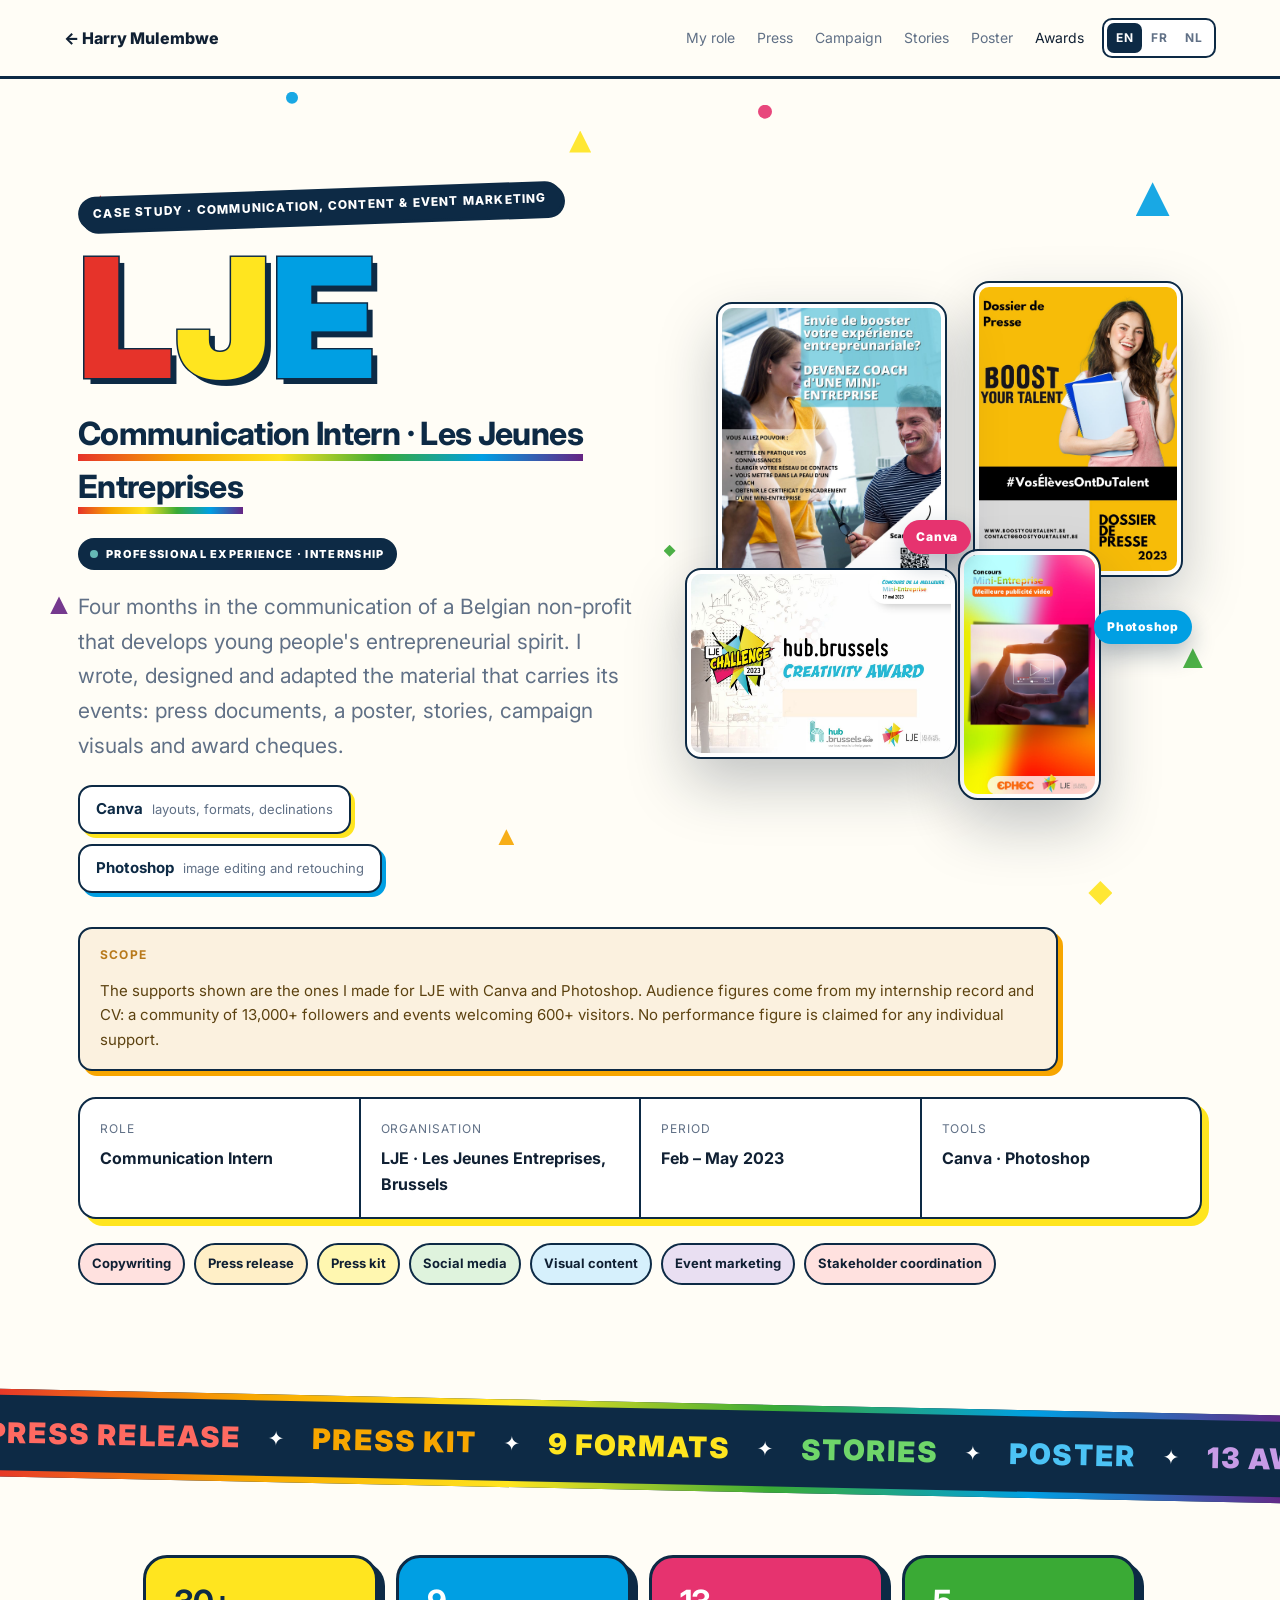
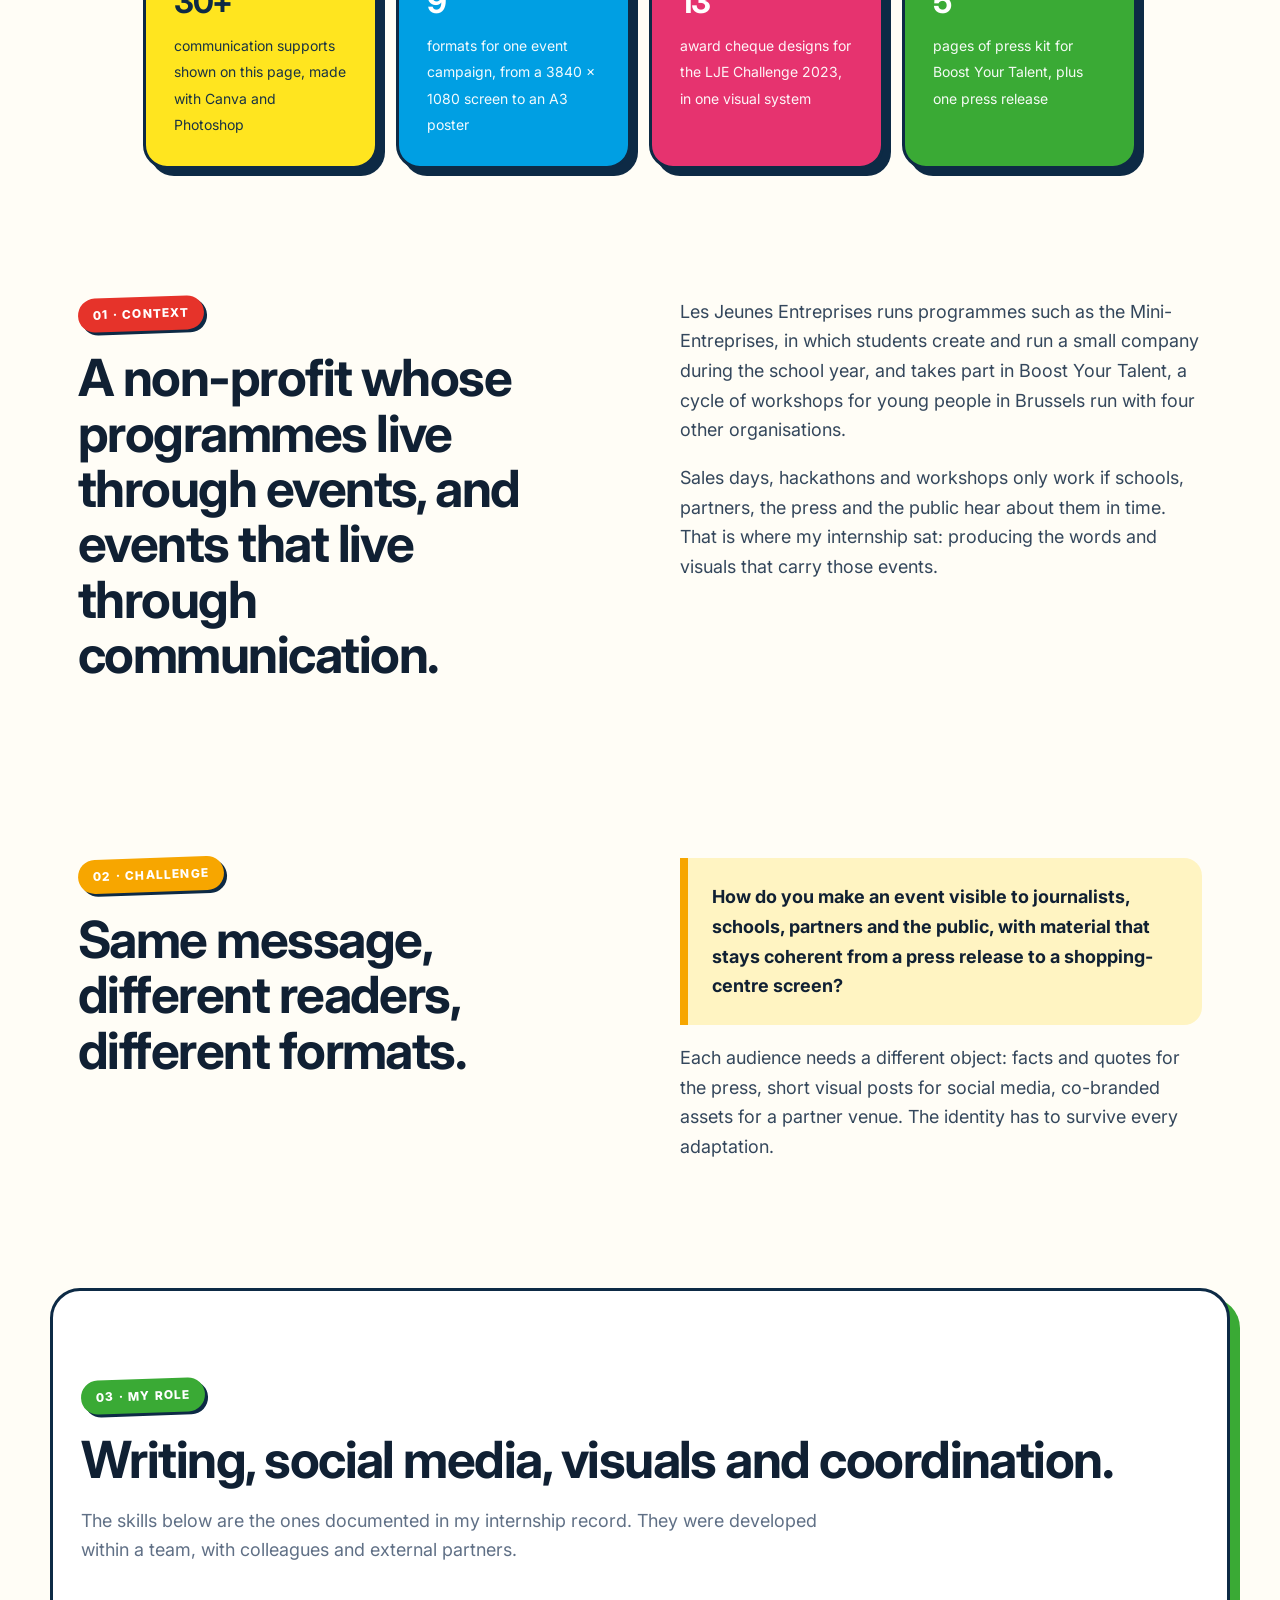
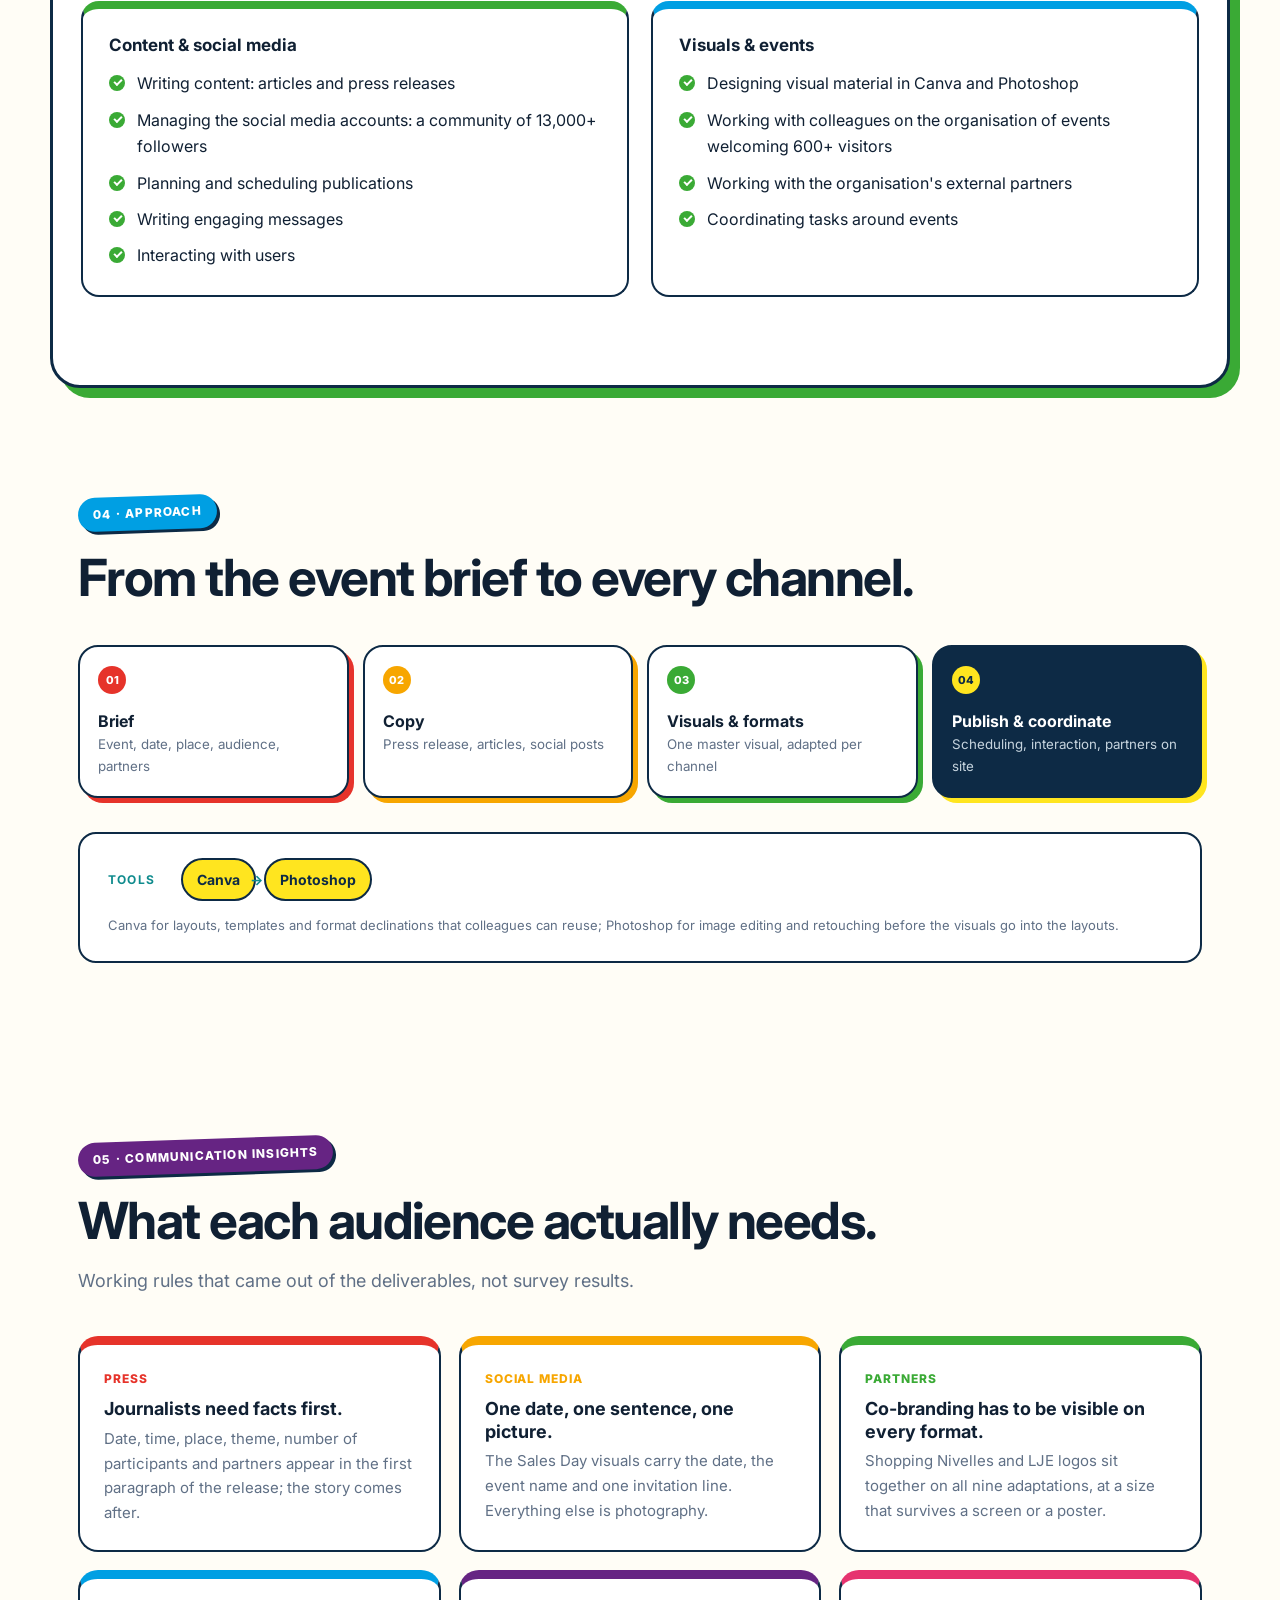
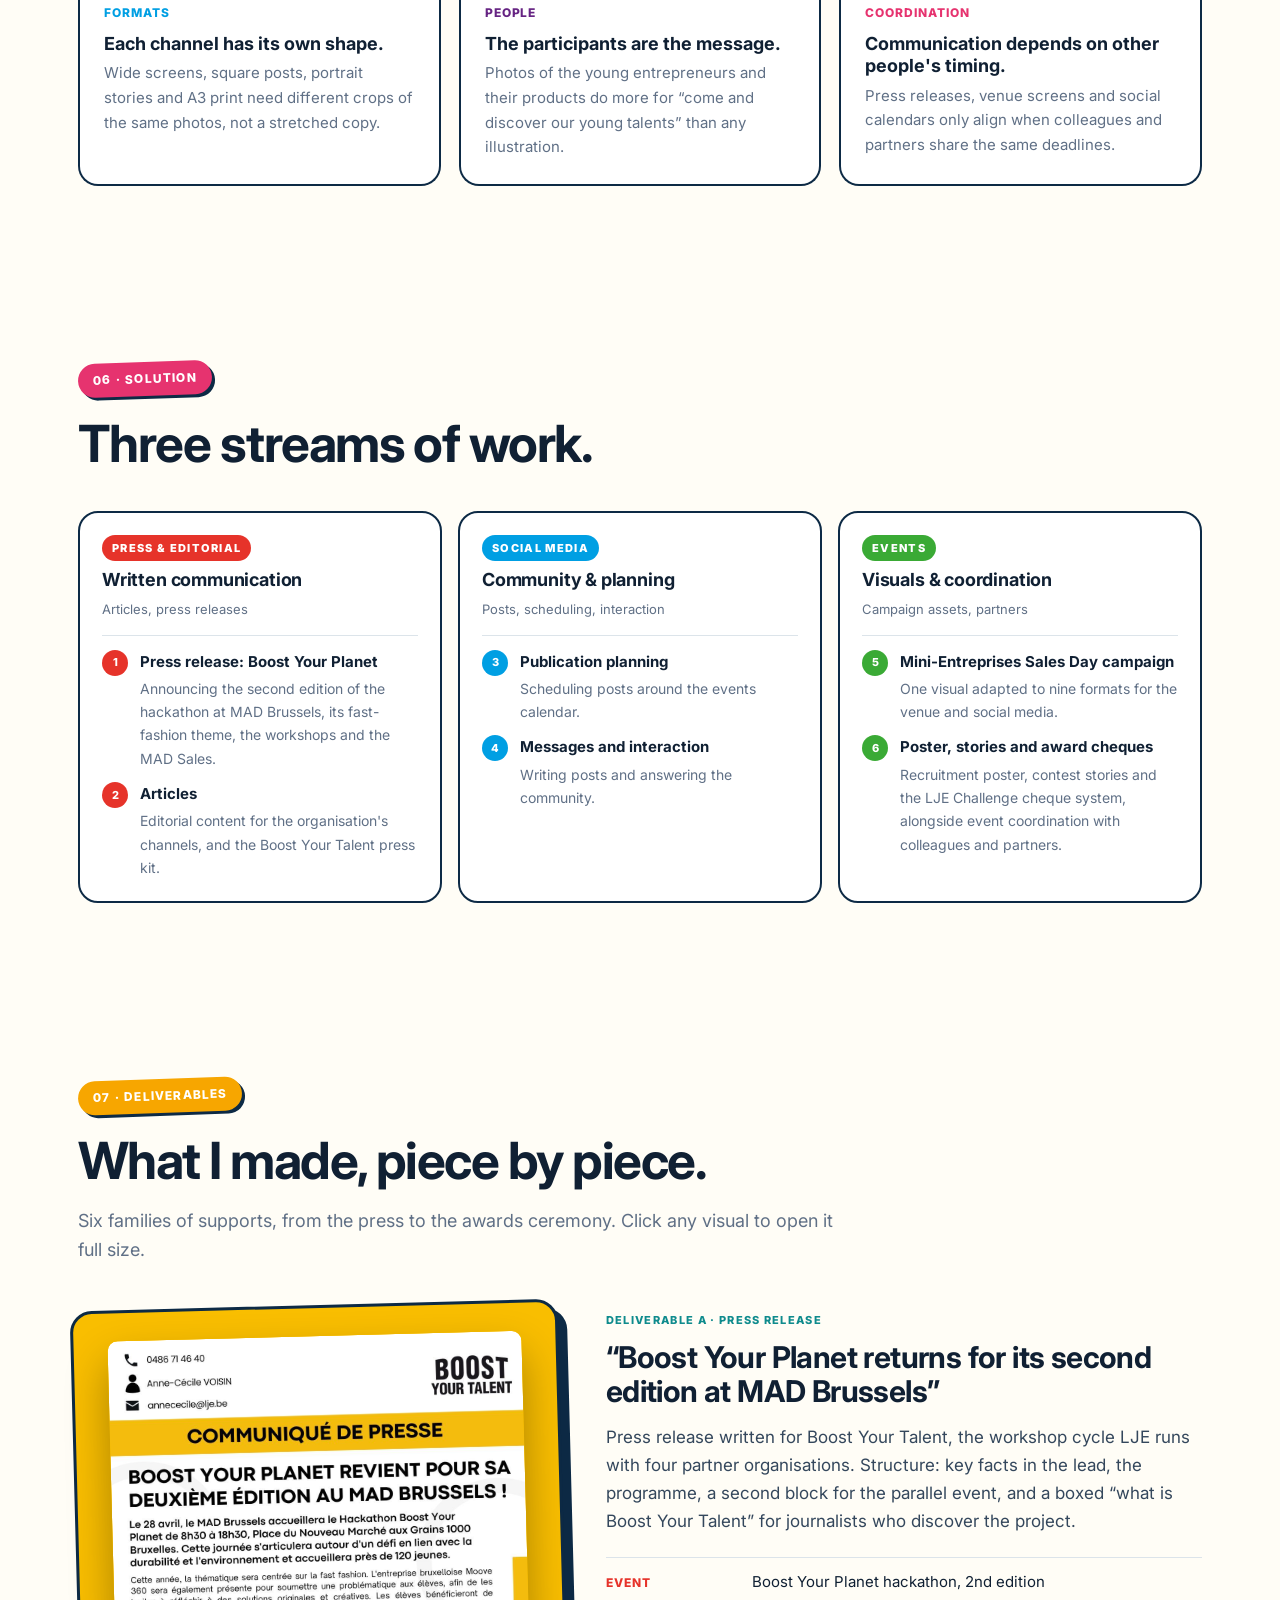
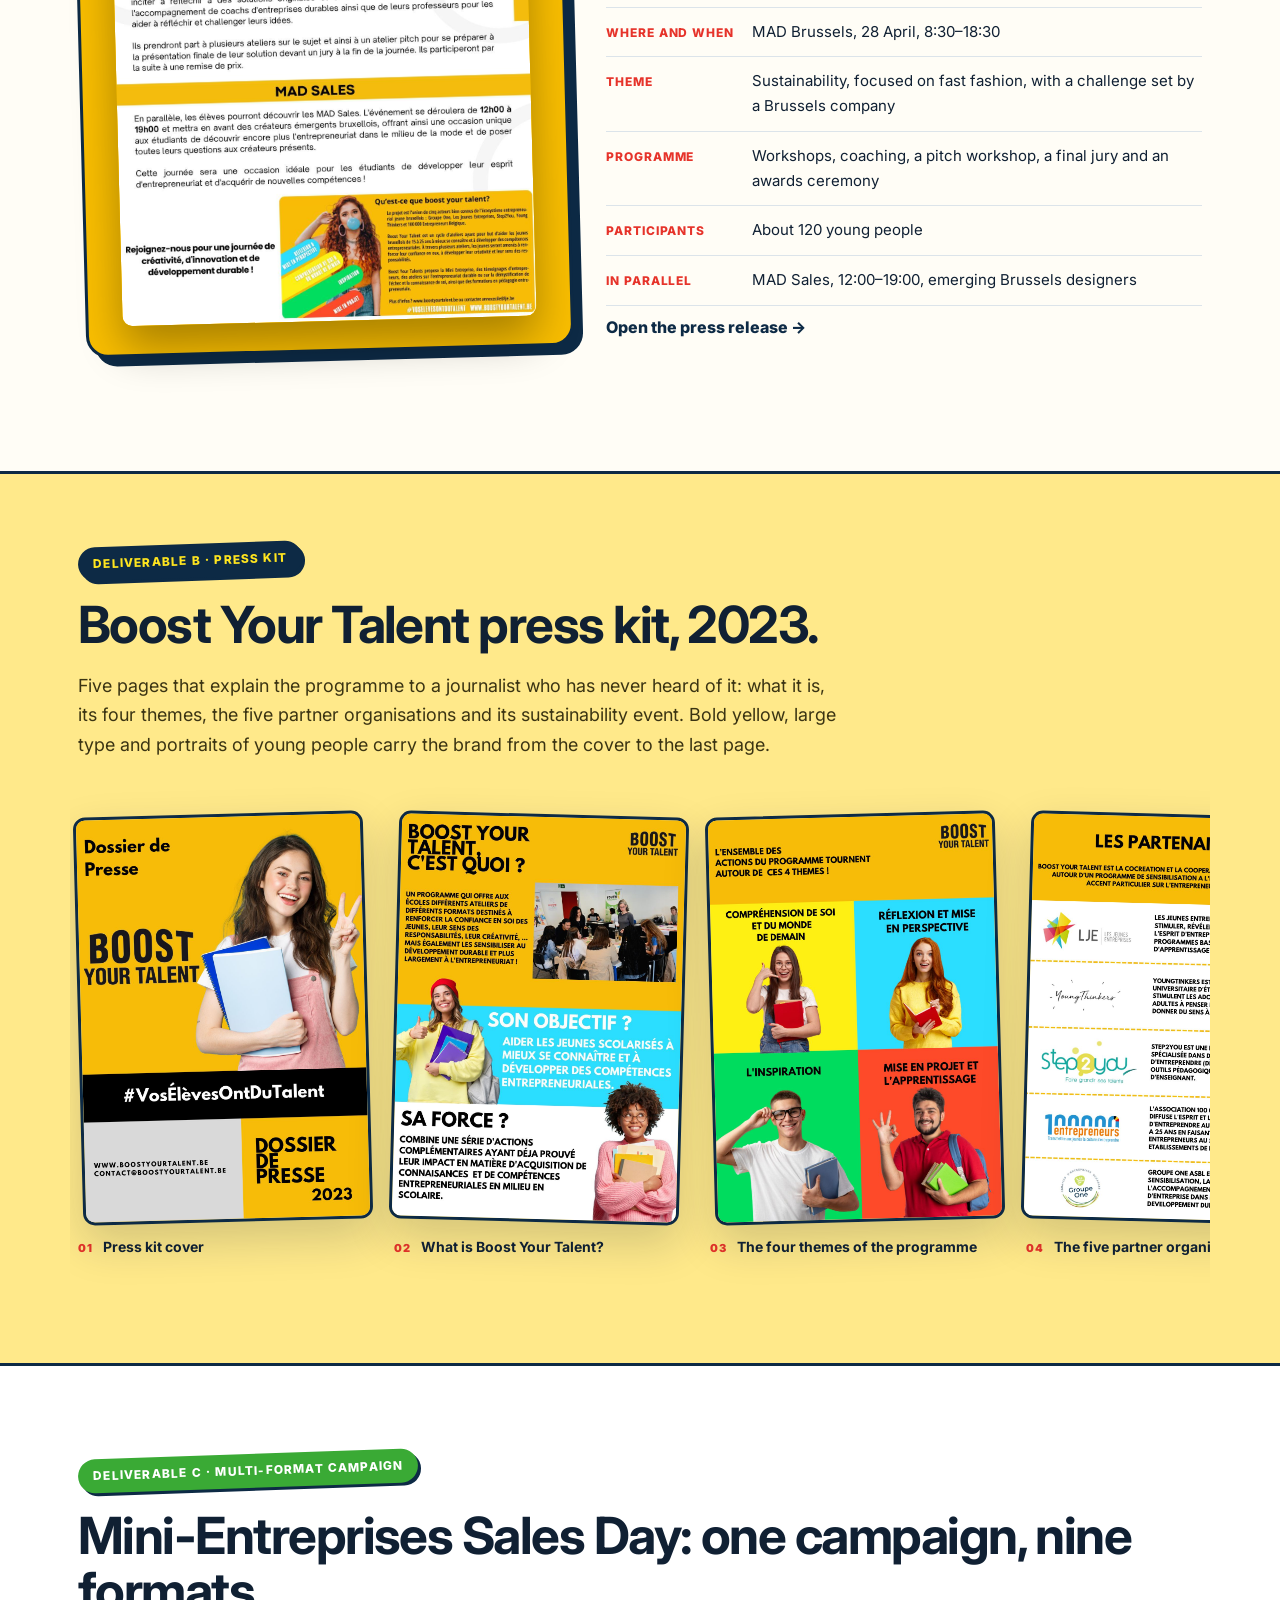
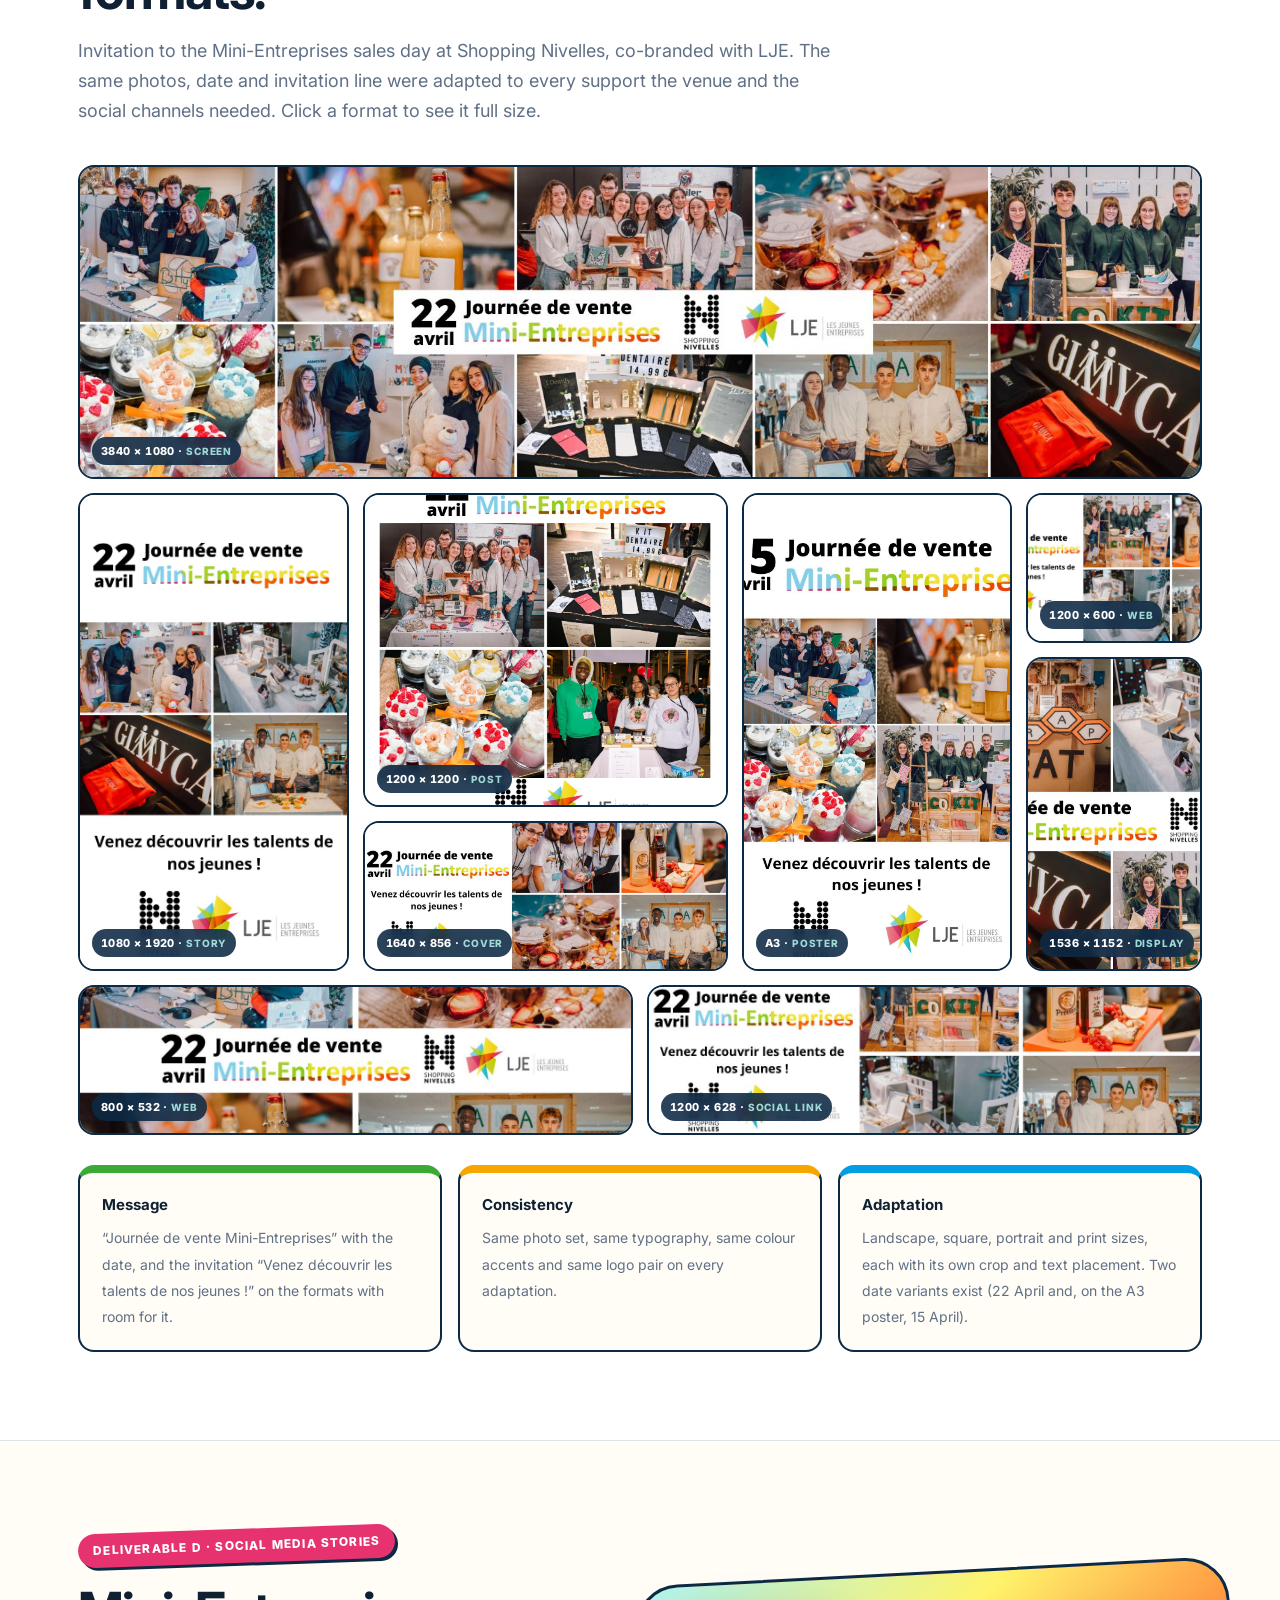
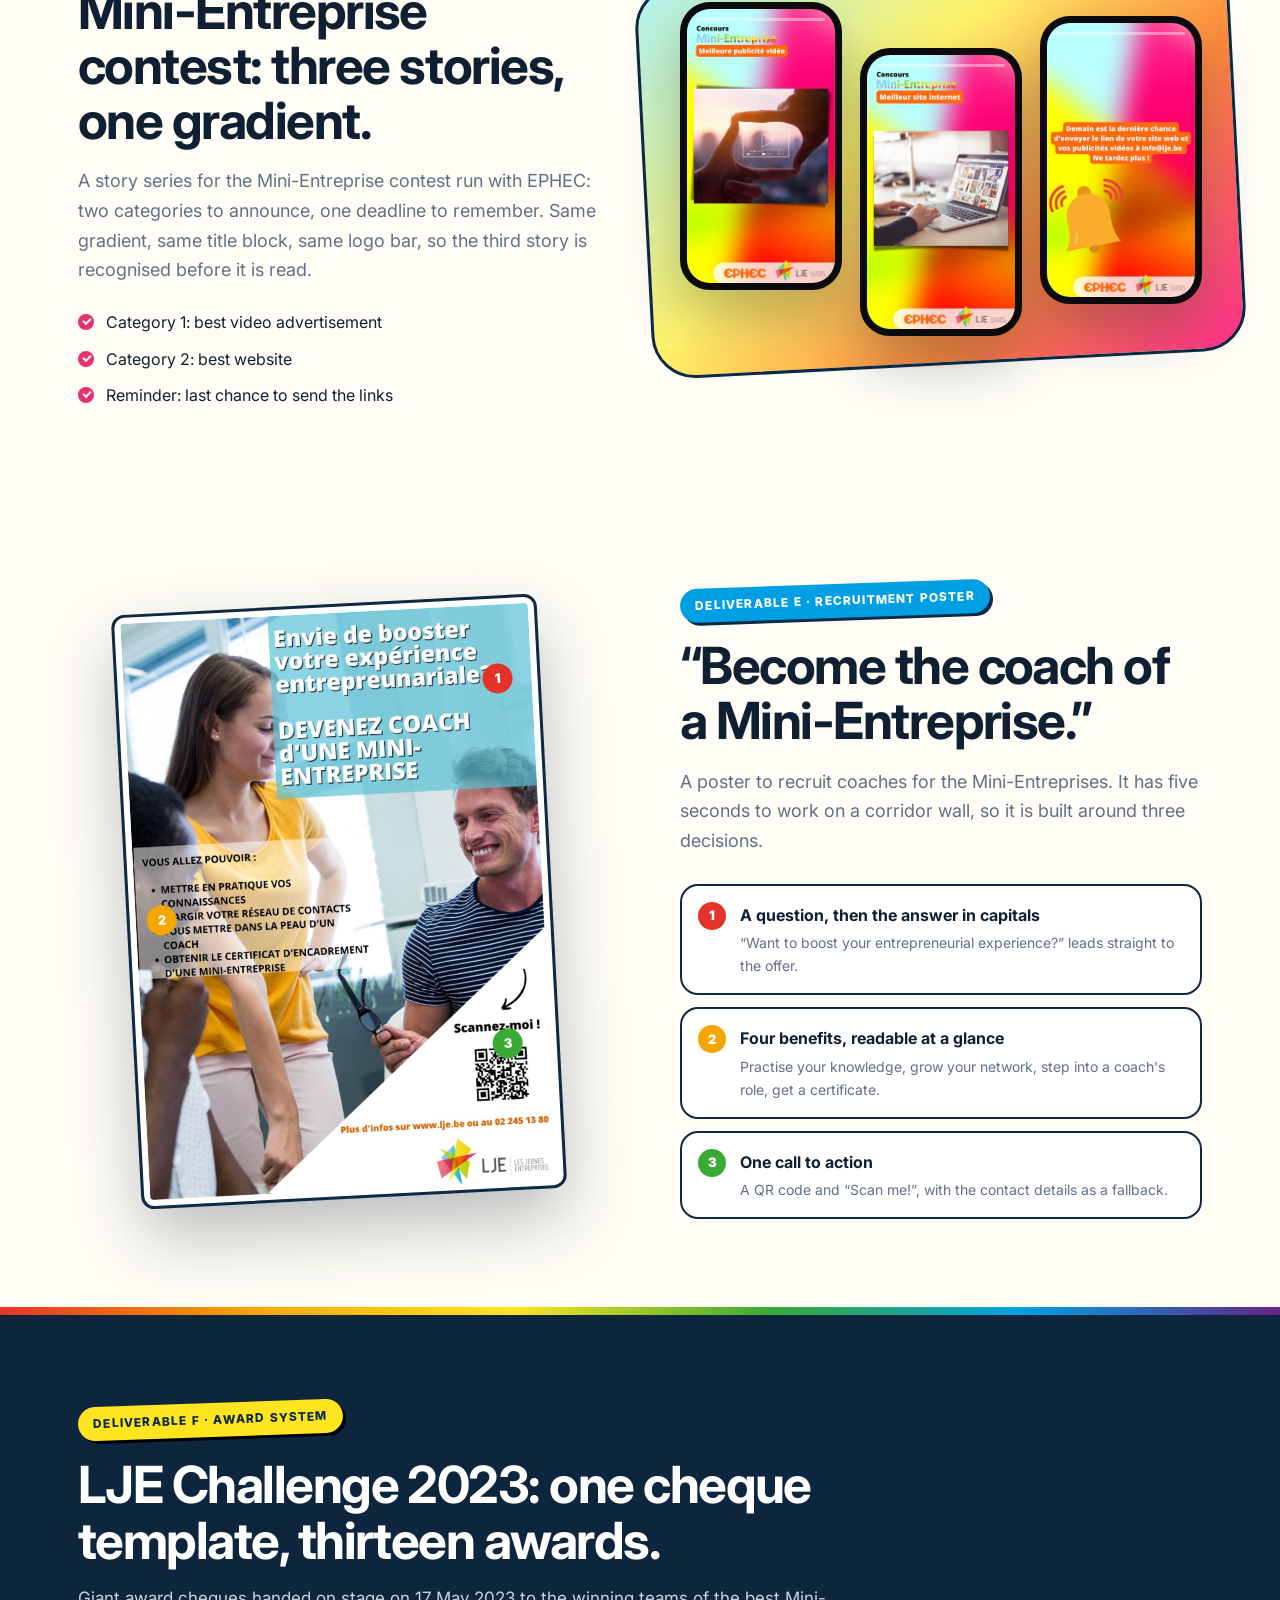
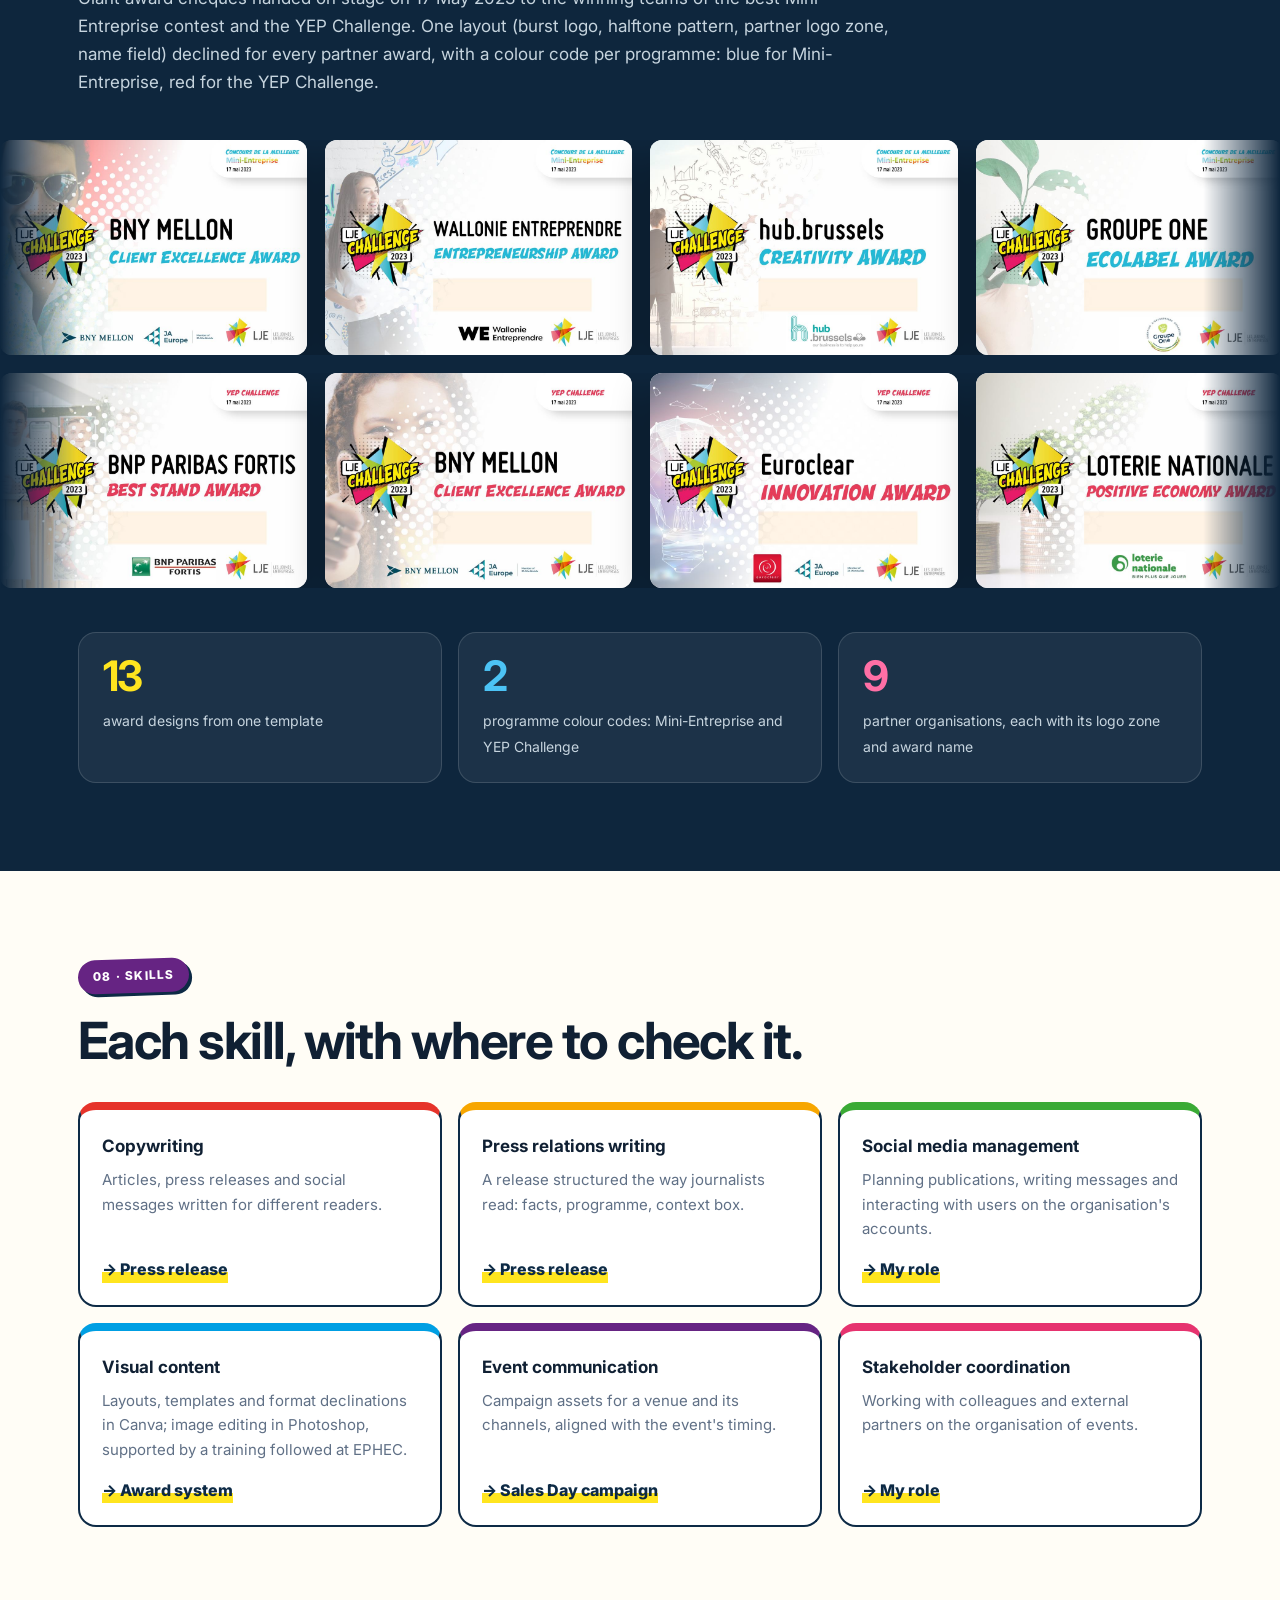
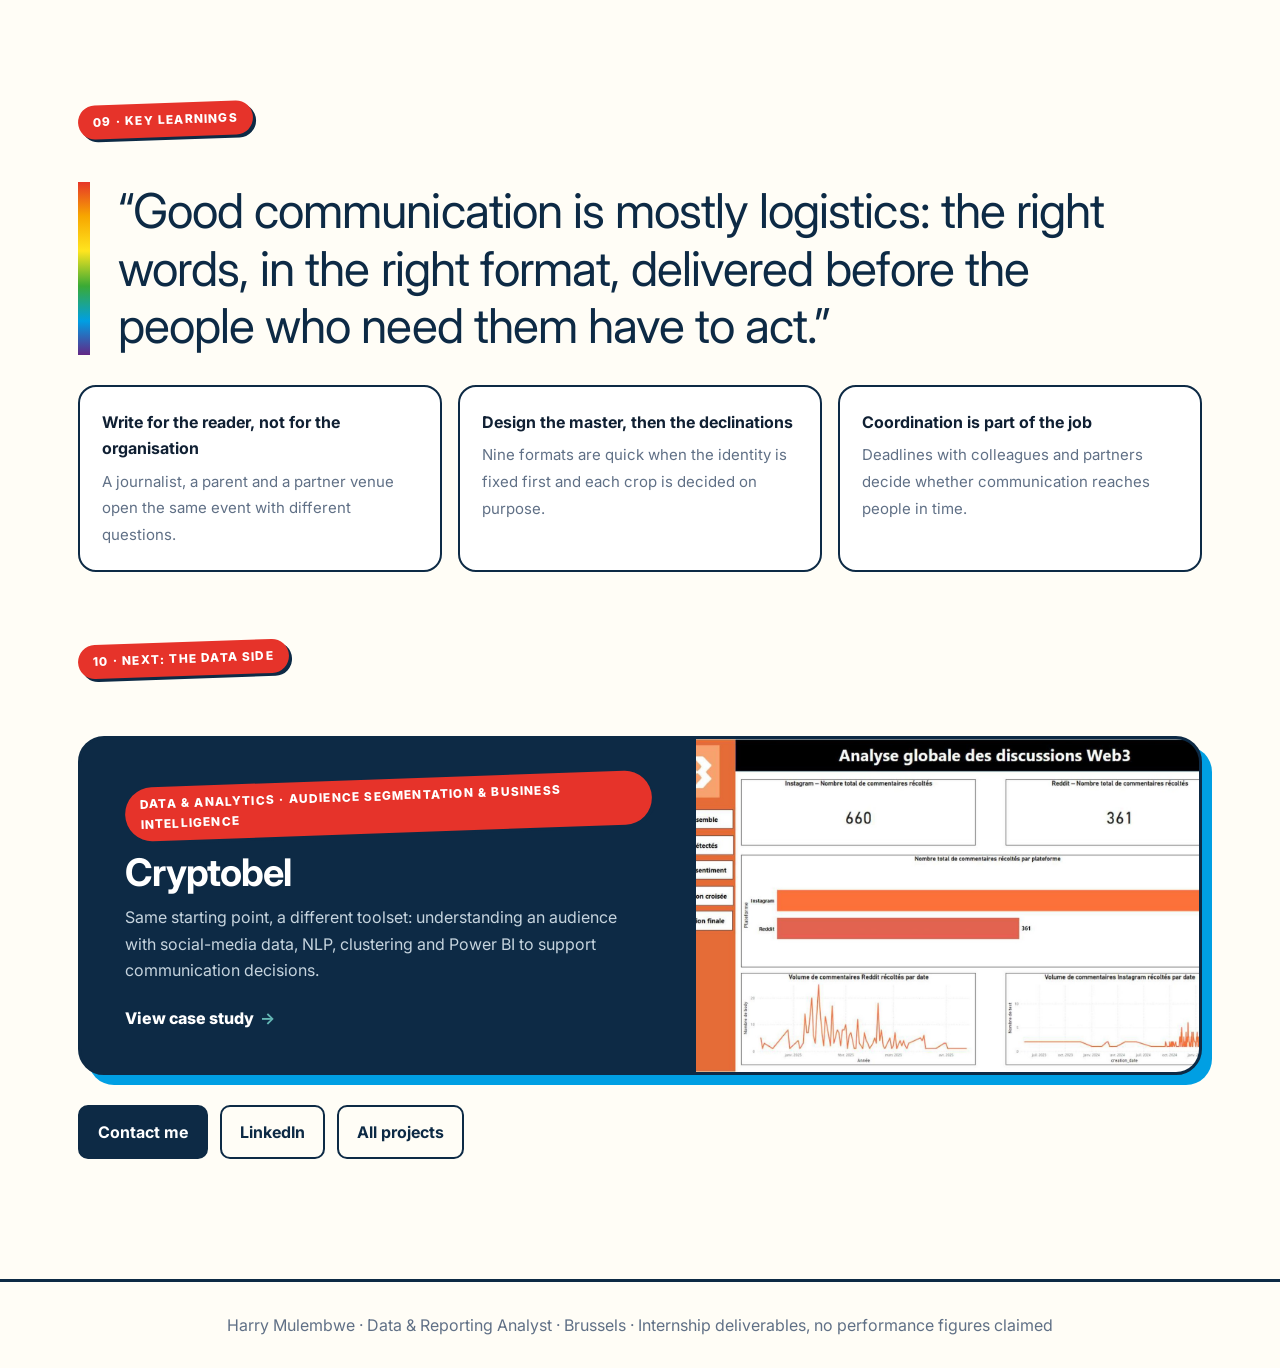
<file: projects/lje/index.html>
<!doctype html>
<html lang="en">
<head>
  <meta charset="utf-8" />
  <meta name="viewport" content="width=device-width, initial-scale=1" />
  <title data-i18n="meta.title">LJE Case Study | Harry Mulembwe</title>
  <meta name="description" content="Internship at LJE (Les Jeunes Entreprises): content writing, press release, social media management, visual content, event coordination and a multi-format campaign for the Mini-Entreprises Sales Day." data-i18n-attr="content:meta.desc" />
  <meta name="theme-color" content="#0d2a45" />
  <link rel="canonical" href="https://harry-mulembwe.vercel.app/projects/lje/" />
  <link rel="alternate" hreflang="en" href="https://harry-mulembwe.vercel.app/projects/lje/?lang=en" />
  <link rel="alternate" hreflang="fr" href="https://harry-mulembwe.vercel.app/projects/lje/?lang=fr" />
  <link rel="alternate" hreflang="nl" href="https://harry-mulembwe.vercel.app/projects/lje/?lang=nl" />
  <link rel="alternate" hreflang="x-default" href="https://harry-mulembwe.vercel.app/projects/lje/" />
  <meta property="og:type" content="website" />
  <meta property="og:site_name" content="Harry Mulembwe" />
  <meta property="og:url" content="https://harry-mulembwe.vercel.app/projects/lje/" />
  <meta property="og:title" content="LJE Case Study | Harry Mulembwe" />
  <meta property="og:description" content="Content, communication and event marketing internship: press release, social media, visuals and a nine-format event campaign." />
  <meta property="og:image" content="https://harry-mulembwe.vercel.app/assets/og/og-lje.jpg" />
  <meta property="og:image:width" content="1200" />
  <meta property="og:image:height" content="630" />
  <meta property="og:image:alt" content="LJE case study: content, communication and event marketing" />
  <meta property="og:locale" content="en_GB" />
  <meta property="og:locale:alternate" content="fr_BE" />
  <meta property="og:locale:alternate" content="nl_BE" />
  <meta name="twitter:card" content="summary_large_image" />
  <meta name="twitter:title" content="LJE Case Study | Harry Mulembwe" />
  <meta name="twitter:description" content="Content, communication and event marketing internship: press release, social media, visuals and a nine-format event campaign." />
  <meta name="twitter:image" content="https://harry-mulembwe.vercel.app/assets/og/og-lje.jpg" />
  <link rel="icon" href="../../assets/favicon.svg" type="image/svg+xml" />
  <script>
    (function(){var r=document.documentElement,l;r.classList.add('js');
    try{l=new URLSearchParams(location.search).get('lang')||localStorage.getItem('lang')}catch(e){}
    if(!l){var n=(navigator.language||'').slice(0,2).toLowerCase();l=(n==='fr'||n==='nl')?n:'en'}
    if(['en','fr','nl'].indexOf(l)<0)l='en';r.setAttribute('data-lang',l);
    if(l!=='en'){r.classList.add('i18n-pending');setTimeout(function(){r.classList.remove('i18n-pending')},1500)}})();
  </script>
  <link rel="preconnect" href="https://fonts.googleapis.com" />
  <link rel="preconnect" href="https://fonts.gstatic.com" crossorigin />
  <link href="https://fonts.googleapis.com/css2?family=Inter:wght@400;500;600;700;800;900&display=swap" rel="stylesheet" />
  <link rel="stylesheet" href="../../assets/marketing-case.css" />
  <link rel="stylesheet" href="styles.css" />
  <link rel="stylesheet" href="../../assets/common.css" />
</head>
<body class="lje">
  <div class="progress" aria-hidden="true"></div>
  <header class="topbar">
    <a class="brand" href="../../projects/">← <span class="brand-name">Harry Mulembwe</span></a>
    <div class="topbar-right">
      <nav>
        <a href="#role" data-i18n="nav.role">My role</a>
        <a href="#press" data-i18n="nav.press">Press</a>
        <a href="#salesday" data-i18n="nav.salesday">Campaign</a>
        <a href="#stories" data-i18n="nav.stories">Stories</a>
        <a href="#poster" data-i18n="nav.poster">Poster</a>
        <a href="#awards" data-i18n="nav.awards">Awards</a>
      </nav>
      <div class="lang-switch" role="group" aria-label="Language" data-i18n-attr="aria-label:ui.lang">
        <button type="button" data-lang-btn="en" lang="en" title="English" aria-pressed="true">EN</button>
        <button type="button" data-lang-btn="fr" lang="fr" title="Français" aria-pressed="false">FR</button>
        <button type="button" data-lang-btn="nl" lang="nl" title="Nederlands" aria-pressed="false">NL</button>
      </div>
    </div>
  </header>

  <main id="top">
    <!-- HERO -->
    <section class="hero section lje-hero">
      <div class="confetti" aria-hidden="true"><i class="cf cf1"></i><i class="cf cf2"></i><i class="cf cf3"></i><i class="cf cf4"></i><i class="cf cf5"></i><i class="cf cf6"></i><i class="cf cf7"></i><i class="cf cf8"></i><i class="cf cf9"></i><i class="cf cf10"></i></div>
      <div class="hero-top">
        <div class="hero-top-text">
          <div class="eyebrow" data-i18n="hero.eyebrow">Case study · Communication, content &amp; event marketing</div>
          <h1 class="pop-title" aria-label="LJE"><span aria-hidden="true">L</span><span aria-hidden="true">J</span><span aria-hidden="true">E</span></h1>
          <p class="hero-sub" data-i18n="hero.sub">Communication Intern · Les Jeunes Entreprises</p>
          <span class="type-badge" data-i18n="hero.badge">Professional experience · Internship</span>
          <p class="hero-copy" data-i18n="hero.copy">Four months in the communication of a Belgian non-profit that develops young people's entrepreneurial spirit. I wrote, designed and adapted the material that carries its events: press documents, a poster, stories, campaign visuals and award cheques.</p>
          <ul class="tool-chips" aria-label="Tools" data-i18n-attr="aria-label:hero.toolsL">
            <li><b>Canva</b><span data-i18n="hero.t1">layouts, formats, declinations</span></li>
            <li><b>Photoshop</b><span data-i18n="hero.t2">image editing and retouching</span></li>
          </ul>
        </div>
        <div class="collage" aria-hidden="true">
          <img class="cg cg-poster" src="proof/poster_coach_mini_entreprise.jpg" alt="" width="1100" height="1556" />
          <img class="cg cg-kit" src="proof/presskit_01_cover.jpg" alt="" width="1100" height="1556" />
          <img class="cg cg-story" src="proof/story_01_best_video_ad.jpg" alt="" width="720" height="1280" />
          <img class="cg cg-cheque" src="proof/cheque_05_hub_brussels_creativity_me.jpg" alt="" width="1000" height="700" />
          <span class="cg-tag t1">Canva</span><span class="cg-tag t2">Photoshop</span>
        </div>
      </div>
      <p class="disclosure"><b data-i18n="hero.discL">Scope</b><span data-i18n="hero.disc">The supports shown are the ones I made for LJE with Canva and Photoshop. Audience figures come from my internship record and CV: a community of 13,000+ followers and events welcoming 600+ visitors. No performance figure is claimed for any individual support.</span></p>
      <div class="meta-grid">
        <div><span data-i18n="m.role">Role</span><strong data-i18n="m.roleV">Communication Intern</strong></div>
        <div><span data-i18n="m.org">Organisation</span><strong data-i18n="m.orgV">LJE · Les Jeunes Entreprises, Brussels</strong></div>
        <div><span data-i18n="m.period">Period</span><strong data-i18n="m.periodV">Feb – May 2023</strong></div>
        <div><span data-i18n="m.tools">Tools</span><strong>Canva · Photoshop</strong></div>
      </div>
      <div class="stack">
        <span data-i18n="tag.cw">Copywriting</span><span data-i18n="tag.pr">Press release</span><span data-i18n="tag.pk">Press kit</span><span data-i18n="tag.sm">Social media</span><span data-i18n="tag.vc">Visual content</span><span data-i18n="tag.ev">Event marketing</span><span data-i18n="tag.st">Stakeholder coordination</span>
      </div>
    </section>

    <div class="lj-ticker" aria-hidden="true">
      <div class="lj-track"><span data-i18n="pop.1">PRESS RELEASE</span><i>✦</i><span data-i18n="pop.2">PRESS KIT</span><i>✦</i><span data-i18n="pop.3">9 FORMATS</span><i>✦</i><span data-i18n="pop.4">STORIES</span><i>✦</i><span data-i18n="pop.5">POSTER</span><i>✦</i><span data-i18n="pop.6">13 AWARDS</span><i>✦</i><span>CANVA</span><i>✦</i><span>PHOTOSHOP</span><i>✦</i></div>
      <div class="lj-track"><span data-i18n="pop.1">PRESS RELEASE</span><i>✦</i><span data-i18n="pop.2">PRESS KIT</span><i>✦</i><span data-i18n="pop.3">9 FORMATS</span><i>✦</i><span data-i18n="pop.4">STORIES</span><i>✦</i><span data-i18n="pop.5">POSTER</span><i>✦</i><span data-i18n="pop.6">13 AWARDS</span><i>✦</i><span>CANVA</span><i>✦</i><span>PHOTOSHOP</span><i>✦</i></div>
    </div>

    <section class="stats section narrow">
      <article class="reveal" style="--i:0"><strong data-count="30+">30+</strong><span data-i18n="st2.1">communication supports shown on this page, made with Canva and Photoshop</span></article>
      <article class="reveal" style="--i:1"><strong data-count="9">9</strong><span data-i18n="st2.2">formats for one event campaign, from a 3840 × 1080 screen to an A3 poster</span></article>
      <article class="reveal" style="--i:2"><strong data-count="13">13</strong><span data-i18n="st2.3">award cheque designs for the LJE Challenge 2023, in one visual system</span></article>
      <article class="reveal" style="--i:3"><strong data-count="5">5</strong><span data-i18n="st2.4">pages of press kit for Boost Your Talent, plus one press release</span></article>
    </section>

    <!-- 01 CONTEXT -->
    <section id="context" class="section split">
      <div>
        <div class="eyebrow" data-i18n="ctx.eyebrow">01 · Context</div>
        <h2 data-i18n="ctx.title">A non-profit whose programmes live through events, and events that live through communication.</h2>
      </div>
      <div class="prose">
        <p data-i18n="ctx.p1">Les Jeunes Entreprises runs programmes such as the Mini-Entreprises, in which students create and run a small company during the school year, and takes part in Boost Your Talent, a cycle of workshops for young people in Brussels run with four other organisations.</p>
        <p data-i18n="ctx.p2">Sales days, hackathons and workshops only work if schools, partners, the press and the public hear about them in time. That is where my internship sat: producing the words and visuals that carry those events.</p>
      </div>
    </section>

    <!-- 02 CHALLENGE -->
    <section id="challenge" class="section split">
      <div>
        <div class="eyebrow" data-i18n="ch.eyebrow">02 · Challenge</div>
        <h2 data-i18n="ch.title">Same message, different readers, different formats.</h2>
      </div>
      <div class="prose">
        <p class="question" data-i18n="ch.q">How do you make an event visible to journalists, schools, partners and the public, with material that stays coherent from a press release to a shopping-centre screen?</p>
        <p data-i18n="ch.p">Each audience needs a different object: facts and quotes for the press, short visual posts for social media, co-branded assets for a partner venue. The identity has to survive every adaptation.</p>
      </div>
    </section>

    <!-- 03 MY ROLE -->
    <section id="role" class="section role-card">
      <div class="eyebrow" data-i18n="ro.eyebrow">03 · My role</div>
      <h2 data-i18n="ro.title">Writing, social media, visuals and coordination.</h2>
      <p class="lead-p" data-i18n="ro.p">The skills below are the ones documented in my internship record. They were developed within a team, with colleagues and external partners.</p>
      <div class="two-col">
        <div>
          <h3 data-i18n="ro.aT">Content &amp; social media</h3>
          <ul class="ticks">
            <li data-i18n="ro.a1">Writing content: articles and press releases</li>
            <li data-i18n="ro.a2">Managing the social media accounts: a community of 13,000+ followers</li>
            <li data-i18n="ro.a3">Planning and scheduling publications</li>
            <li data-i18n="ro.a4">Writing engaging messages</li>
            <li data-i18n="ro.a5">Interacting with users</li>
          </ul>
        </div>
        <div>
          <h3 data-i18n="ro.bT">Visuals &amp; events</h3>
          <ul class="ticks">
            <li data-i18n="ro.b1">Designing visual material in Canva and Photoshop</li>
            <li data-i18n="ro.b2">Working with colleagues on the organisation of events welcoming 600+ visitors</li>
            <li data-i18n="ro.b3">Working with the organisation's external partners</li>
            <li data-i18n="ro.b4">Coordinating tasks around events</li>
          </ul>
        </div>
      </div>
    </section>

    <!-- 04 APPROACH -->
    <section id="approach" class="section">
      <div class="eyebrow" data-i18n="ap.eyebrow">04 · Approach</div>
      <h2 data-i18n="ap.title">From the event brief to every channel.</h2>
      <ol class="chain reveal">
        <li><span>01</span><b data-i18n="ap.1">Brief</b><small data-i18n="ap.1s">Event, date, place, audience, partners</small></li>
        <li><span>02</span><b data-i18n="ap.2">Copy</b><small data-i18n="ap.2s">Press release, articles, social posts</small></li>
        <li><span>03</span><b data-i18n="ap.3">Visuals &amp; formats</b><small data-i18n="ap.3s">One master visual, adapted per channel</small></li>
        <li class="last"><span>04</span><b data-i18n="ap.4">Publish &amp; coordinate</b><small data-i18n="ap.4s">Scheduling, interaction, partners on site</small></li>
      </ol>
      <div class="framework">
        <b data-i18n="ap.fw">Tools</b>
        <ol><li>Canva</li><li>Photoshop</li></ol>
        <small data-i18n="ap.fws">Canva for layouts, templates and format declinations that colleagues can reuse; Photoshop for image editing and retouching before the visuals go into the layouts.</small>
      </div>
    </section>

    <!-- 05 INSIGHTS -->
    <section id="insights" class="section">
      <div class="eyebrow" data-i18n="in.eyebrow">05 · Communication insights</div>
      <h2 data-i18n="in.title">What each audience actually needs.</h2>
      <p class="lead-p" data-i18n="in.p">Working rules that came out of the deliverables, not survey results.</p>
      <div class="insights-grid">
        <article class="reveal" style="--i:0"><span data-i18n="in.1n">Press</span><h3 data-i18n="in.1t">Journalists need facts first.</h3><p data-i18n="in.1p">Date, time, place, theme, number of participants and partners appear in the first paragraph of the release; the story comes after.</p></article>
        <article class="reveal" style="--i:1"><span data-i18n="in.2n">Social media</span><h3 data-i18n="in.2t">One date, one sentence, one picture.</h3><p data-i18n="in.2p">The Sales Day visuals carry the date, the event name and one invitation line. Everything else is photography.</p></article>
        <article class="reveal" style="--i:2"><span data-i18n="in.3n">Partners</span><h3 data-i18n="in.3t">Co-branding has to be visible on every format.</h3><p data-i18n="in.3p">Shopping Nivelles and LJE logos sit together on all nine adaptations, at a size that survives a screen or a poster.</p></article>
        <article class="reveal" style="--i:0"><span data-i18n="in.4n">Formats</span><h3 data-i18n="in.4t">Each channel has its own shape.</h3><p data-i18n="in.4p">Wide screens, square posts, portrait stories and A3 print need different crops of the same photos, not a stretched copy.</p></article>
        <article class="reveal" style="--i:1"><span data-i18n="in.5n">People</span><h3 data-i18n="in.5t">The participants are the message.</h3><p data-i18n="in.5p">Photos of the young entrepreneurs and their products do more for “come and discover our young talents” than any illustration.</p></article>
        <article class="reveal" style="--i:2"><span data-i18n="in.6n">Coordination</span><h3 data-i18n="in.6t">Communication depends on other people's timing.</h3><p data-i18n="in.6p">Press releases, venue screens and social calendars only align when colleagues and partners share the same deadlines.</p></article>
      </div>
    </section>

    <!-- 06 SOLUTION -->
    <section id="solution" class="section">
      <div class="eyebrow" data-i18n="so.eyebrow">06 · Solution</div>
      <h2 data-i18n="so.title">Three streams of work.</h2>
      <div class="phases three">
        <div class="phase reveal" style="--i:0">
          <div class="phase-head"><span data-i18n="so.p1">Press &amp; editorial</span><b data-i18n="so.p1t">Written communication</b><small data-i18n="so.p1s">Articles, press releases</small></div>
          <ul class="recs">
            <li><i>1</i><div><b data-i18n="so.r1">Press release: Boost Your Planet</b><p data-i18n="so.r1p">Announcing the second edition of the hackathon at MAD Brussels, its fast-fashion theme, the workshops and the MAD Sales.</p></div></li>
            <li><i>2</i><div><b data-i18n="so.r2">Articles</b><p data-i18n="so.r2p">Editorial content for the organisation's channels, and the Boost Your Talent press kit.</p></div></li>
          </ul>
        </div>
        <div class="phase reveal" style="--i:1">
          <div class="phase-head"><span data-i18n="so.p2">Social media</span><b data-i18n="so.p2t">Community &amp; planning</b><small data-i18n="so.p2s">Posts, scheduling, interaction</small></div>
          <ul class="recs">
            <li><i>3</i><div><b data-i18n="so.r3">Publication planning</b><p data-i18n="so.r3p">Scheduling posts around the events calendar.</p></div></li>
            <li><i>4</i><div><b data-i18n="so.r4">Messages and interaction</b><p data-i18n="so.r4p">Writing posts and answering the community.</p></div></li>
          </ul>
        </div>
        <div class="phase reveal" style="--i:2">
          <div class="phase-head"><span data-i18n="so.p3">Events</span><b data-i18n="so.p3t">Visuals &amp; coordination</b><small data-i18n="so.p3s">Campaign assets, partners</small></div>
          <ul class="recs">
            <li><i>5</i><div><b data-i18n="so.r5">Mini-Entreprises Sales Day campaign</b><p data-i18n="so.r5p">One visual adapted to nine formats for the venue and social media.</p></div></li>
            <li><i>6</i><div><b data-i18n="so.r6">Poster, stories and award cheques</b><p data-i18n="so.r6p">Recruitment poster, contest stories and the LJE Challenge cheque system, alongside event coordination with colleagues and partners.</p></div></li>
          </ul>
        </div>
      </div>
    </section>

    <!-- 07 DELIVERABLES: A) press release -->
    <section id="deliverables" class="section">
      <div class="eyebrow" data-i18n="de.eyebrow">07 · Deliverables</div>
      <h2 data-i18n="de.title">What I made, piece by piece.</h2>
      <p class="lead-p" data-i18n="de.intro">Six families of supports, from the press to the awards ceremony. Click any visual to open it full size.</p>

      <div id="press" class="press">
        <figure class="press-sheet">
          <a class="shot" href="proof/lje_01_press_release.jpg" target="_blank" rel="noopener"><img src="proof/lje_01_press_release.jpg" alt="Press release: Boost Your Planet returns for its second edition at MAD Brussels" data-i18n-attr="alt:de.pa" loading="lazy" width="1100" height="1556" /></a>
        </figure>
        <div class="press-copy">
          <span class="ev-n" data-i18n="de.pn">Deliverable A · Press release</span>
          <h3 data-i18n="de.pt">“Boost Your Planet returns for its second edition at MAD Brussels”</h3>
          <p data-i18n="de.pp">Press release written for Boost Your Talent, the workshop cycle LJE runs with four partner organisations. Structure: key facts in the lead, the programme, a second block for the parallel event, and a boxed “what is Boost Your Talent” for journalists who discover the project.</p>
          <dl class="facts">
            <div><dt data-i18n="de.f1">Event</dt><dd data-i18n="de.f1v">Boost Your Planet hackathon, 2nd edition</dd></div>
            <div><dt data-i18n="de.f2">Where and when</dt><dd data-i18n="de.f2v">MAD Brussels, 28 April, 8:30–18:30</dd></div>
            <div><dt data-i18n="de.f3">Theme</dt><dd data-i18n="de.f3v">Sustainability, focused on fast fashion, with a challenge set by a Brussels company</dd></div>
            <div><dt data-i18n="de.f4">Programme</dt><dd data-i18n="de.f4v">Workshops, coaching, a pitch workshop, a final jury and an awards ceremony</dd></div>
            <div><dt data-i18n="de.f5">Participants</dt><dd data-i18n="de.f5v">About 120 young people</dd></div>
            <div><dt data-i18n="de.f6">In parallel</dt><dd data-i18n="de.f6v">MAD Sales, 12:00–19:00, emerging Brussels designers</dd></div>
          </dl>
          <a class="text-link" href="proof/lje_01_press_release.jpg" target="_blank" rel="noopener" data-i18n="de.pl">Open the press release →</a>
        </div>
      </div>
    </section>

    <!-- 07 DELIVERABLES: B) press kit -->
    <section id="presskit" class="section kit">
      <div class="eyebrow" data-i18n="pk.n">Deliverable B · Press kit</div>
      <h2 data-i18n="pk.t">Boost Your Talent press kit, 2023.</h2>
      <p class="lead-p" data-i18n="pk.p">Five pages that explain the programme to a journalist who has never heard of it: what it is, its four themes, the five partner organisations and its sustainability event. Bold yellow, large type and portraits of young people carry the brand from the cover to the last page.</p>
      <div class="rail" tabindex="0" aria-label="Press kit pages" data-i18n-attr="aria-label:pk.railL">
        <a class="rail-item reveal" style="--i:0" href="proof/presskit_01_cover.jpg" target="_blank" rel="noopener"><img src="proof/presskit_01_cover.jpg" alt="Press kit cover" data-i18n-attr="alt:pk.1" loading="lazy" width="1100" height="1556" /><span><b>01</b><i data-i18n="pk.1">Cover</i></span></a>
        <a class="rail-item reveal" style="--i:1" href="proof/presskit_02_what_is_byt.jpg" target="_blank" rel="noopener"><img src="proof/presskit_02_what_is_byt.jpg" alt="What is Boost Your Talent?" data-i18n-attr="alt:pk.2" loading="lazy" width="1100" height="1556" /><span><b>02</b><i data-i18n="pk.2">What is Boost Your Talent?</i></span></a>
        <a class="rail-item reveal" style="--i:2" href="proof/presskit_03_four_themes.jpg" target="_blank" rel="noopener"><img src="proof/presskit_03_four_themes.jpg" alt="The four themes of the programme" data-i18n-attr="alt:pk.3" loading="lazy" width="1100" height="1556" /><span><b>03</b><i data-i18n="pk.3">The four themes of the programme</i></span></a>
        <a class="rail-item reveal" style="--i:3" href="proof/presskit_04_partners.jpg" target="_blank" rel="noopener"><img src="proof/presskit_04_partners.jpg" alt="The five partner organisations" data-i18n-attr="alt:pk.4" loading="lazy" width="1100" height="1556" /><span><b>04</b><i data-i18n="pk.4">The five partner organisations</i></span></a>
        <a class="rail-item wide reveal" style="--i:4" href="proof/presskit_05_boost_your_planet.jpg" target="_blank" rel="noopener"><img src="proof/presskit_05_boost_your_planet.jpg" alt="Boost Your Planet visual" data-i18n-attr="alt:pk.5" loading="lazy" width="1100" height="1556" /><span><b>05</b><i data-i18n="pk.5">Boost Your Planet visual</i></span></a>
      </div>
    </section>

    <!-- 07 DELIVERABLES: C) Sales Day multi-format campaign -->
    <section id="salesday" class="section campaign">
      <div class="eyebrow" data-i18n="sd.eyebrow">Deliverable C · Multi-format campaign</div>
      <h2 data-i18n="sd.title">Mini-Entreprises Sales Day: one campaign, nine formats.</h2>
      <p class="lead-p" data-i18n="sd.p">Invitation to the Mini-Entreprises sales day at Shopping Nivelles, co-branded with LJE. The same photos, date and invitation line were adapted to every support the venue and the social channels needed. Click a format to see it full size.</p>
      <div class="formats">
        <a class="fmt f-banner" href="proof/salesday_01_banner_3840x1080.jpg" target="_blank" rel="noopener"><img src="proof/salesday_01_banner_3840x1080.jpg" alt="Sales Day campaign, 3840 × 1080 screen banner" data-i18n-attr="alt:sd.a1" loading="lazy" width="1600" height="450" /><span>3840 × 1080 · <em data-i18n="sd.l1">screen</em></span></a>
        <a class="fmt f-story" href="proof/salesday_02_story_1080x1920.jpg" target="_blank" rel="noopener"><img src="proof/salesday_02_story_1080x1920.jpg" alt="Sales Day campaign, 1080 × 1920 story" data-i18n-attr="alt:sd.a2" loading="lazy" width="1200" height="2134" /><span>1080 × 1920 · <em data-i18n="sd.l2">story</em></span></a>
        <a class="fmt f-square" href="proof/salesday_05_square_1200x1200.jpg" target="_blank" rel="noopener"><img src="proof/salesday_05_square_1200x1200.jpg" alt="Sales Day campaign, 1200 × 1200 square post" data-i18n-attr="alt:sd.a5" loading="lazy" width="1200" height="1200" /><span>1200 × 1200 · <em data-i18n="sd.l5">post</em></span></a>
        <a class="fmt f-a3" href="proof/salesday_07_poster_a3.jpg" target="_blank" rel="noopener"><img src="proof/salesday_07_poster_a3.jpg" alt="Sales Day campaign, A3 portrait poster" data-i18n-attr="alt:sd.a7" loading="lazy" width="1200" height="1696" /><span>A3 · <em data-i18n="sd.l7">poster</em></span></a>
        <a class="fmt f-web1" href="proof/salesday_03_web_1200x600.jpg" target="_blank" rel="noopener"><img src="proof/salesday_03_web_1200x600.jpg" alt="Sales Day campaign, 1200 × 600 web banner" data-i18n-attr="alt:sd.a3" loading="lazy" width="1200" height="600" /><span>1200 × 600 · <em data-i18n="sd.l3">web</em></span></a>
        <a class="fmt f-cover" href="proof/salesday_06_cover_1640x856.jpg" target="_blank" rel="noopener"><img src="proof/salesday_06_cover_1640x856.jpg" alt="Sales Day campaign, 1640 × 856 cover" data-i18n-attr="alt:sd.a6" loading="lazy" width="1200" height="627" /><span>1640 × 856 · <em data-i18n="sd.l6">cover</em></span></a>
        <a class="fmt f-screen" href="proof/salesday_04_screen_1536x1152.jpg" target="_blank" rel="noopener"><img src="proof/salesday_04_screen_1536x1152.jpg" alt="Sales Day campaign, 1536 × 1152 display" data-i18n-attr="alt:sd.a4" loading="lazy" width="1200" height="900" /><span>1536 × 1152 · <em data-i18n="sd.l4">display</em></span></a>
        <a class="fmt f-web2" href="proof/salesday_08_web_800x532.jpg" target="_blank" rel="noopener"><img src="proof/salesday_08_web_800x532.jpg" alt="Sales Day campaign, 800 × 532 web visual" data-i18n-attr="alt:sd.a8" loading="lazy" width="1200" height="798" /><span>800 × 532 · <em data-i18n="sd.l8">web</em></span></a>
        <a class="fmt f-social" href="proof/salesday_09_social_1200x628.jpg" target="_blank" rel="noopener"><img src="proof/salesday_09_social_1200x628.jpg" alt="Sales Day campaign, 1200 × 628 social media link visual" data-i18n-attr="alt:sd.a9" loading="lazy" width="1200" height="628" /><span>1200 × 628 · <em data-i18n="sd.l9">social link</em></span></a>
      </div>
      <div class="campaign-notes">
        <div><b data-i18n="sd.n1t">Message</b><span data-i18n="sd.n1">“Journée de vente Mini-Entreprises” with the date, and the invitation “Venez découvrir les talents de nos jeunes !” on the formats with room for it.</span></div>
        <div><b data-i18n="sd.n2t">Consistency</b><span data-i18n="sd.n2">Same photo set, same typography, same colour accents and same logo pair on every adaptation.</span></div>
        <div><b data-i18n="sd.n3t">Adaptation</b><span data-i18n="sd.n3">Landscape, square, portrait and print sizes, each with its own crop and text placement. Two date variants exist (22 April and, on the A3 poster, 15 April).</span></div>
      </div>
    </section>

    <!-- 07 DELIVERABLES: D) stories -->
    <section id="stories" class="section stories">
      <div class="split">
        <div>
          <div class="eyebrow" data-i18n="sy.n">Deliverable D · Social media stories</div>
          <h2 data-i18n="sy.t">Mini-Entreprise contest: three stories, one gradient.</h2>
          <p class="lead-p" data-i18n="sy.p">A story series for the Mini-Entreprise contest run with EPHEC: two categories to announce, one deadline to remember. Same gradient, same title block, same logo bar, so the third story is recognised before it is read.</p>
          <ul class="ticks story-notes">
            <li data-i18n="sy.1">Category 1: best video advertisement</li>
            <li data-i18n="sy.2">Category 2: best website</li>
            <li data-i18n="sy.3">Reminder: last chance to send the links</li>
          </ul>
        </div>
        <div class="phones">
          <a class="phone reveal" style="--i:0" href="proof/story_01_best_video_ad.jpg" target="_blank" rel="noopener"><img src="proof/story_01_best_video_ad.jpg" alt="Story: Mini-Entreprise contest, best video advertisement" data-i18n-attr="alt:sy.a1" loading="lazy" width="720" height="1280" /></a>
          <a class="phone reveal" style="--i:1" href="proof/story_02_best_website.jpg" target="_blank" rel="noopener"><img src="proof/story_02_best_website.jpg" alt="Story: Mini-Entreprise contest, best website" data-i18n-attr="alt:sy.a2" loading="lazy" width="720" height="1280" /></a>
          <a class="phone reveal" style="--i:2" href="proof/story_03_reminder.jpg" target="_blank" rel="noopener"><img src="proof/story_03_reminder.jpg" alt="Story: reminder, last chance to send your website link and video ads" data-i18n-attr="alt:sy.a3" loading="lazy" width="720" height="1280" /></a>
        </div>
      </div>
    </section>

    <!-- 07 DELIVERABLES: E) poster -->
    <section id="poster" class="section poster-sec">
      <div class="split">
        <figure class="poster reveal">
          <a href="proof/poster_coach_mini_entreprise.jpg" target="_blank" rel="noopener"><img src="proof/poster_coach_mini_entreprise.jpg" alt="Recruitment poster: become the coach of a Mini-Entreprise" data-i18n-attr="alt:po.alt" loading="lazy" width="1100" height="1556" /></a>
          <span class="dot d1" aria-hidden="true">1</span><span class="dot d2" aria-hidden="true">2</span><span class="dot d3" aria-hidden="true">3</span>
        </figure>
        <div>
          <div class="eyebrow" data-i18n="po.n">Deliverable E · Recruitment poster</div>
          <h2 data-i18n="po.t">“Become the coach of a Mini-Entreprise.”</h2>
          <p class="lead-p" data-i18n="po.p">A poster to recruit coaches for the Mini-Entreprises. It has five seconds to work on a corridor wall, so it is built around three decisions.</p>
          <ol class="callouts">
            <li class="reveal" style="--i:0"><b data-i18n="po.c1">A question, then the answer in capitals</b><span data-i18n="po.c1p">“Want to boost your entrepreneurial experience?” leads straight to the offer.</span></li>
            <li class="reveal" style="--i:1"><b data-i18n="po.c2">Four benefits, readable at a glance</b><span data-i18n="po.c2p">Practise your knowledge, grow your network, step into a coach's role, get a certificate.</span></li>
            <li class="reveal" style="--i:2"><b data-i18n="po.c3">One call to action</b><span data-i18n="po.c3p">A QR code and “Scan me!”, with the contact details as a fallback.</span></li>
          </ol>
        </div>
      </div>
    </section>

    <!-- 07 DELIVERABLES: F) award cheques -->
    <section id="awards" class="section awards">
      <div class="eyebrow" data-i18n="cq.n">Deliverable F · Award system</div>
      <h2 data-i18n="cq.t">LJE Challenge 2023: one cheque template, thirteen awards.</h2>
      <p class="proto-note" data-i18n="cq.p">Giant award cheques handed on stage on 17 May 2023 to the winning teams of the best Mini-Entreprise contest and the YEP Challenge. One layout (burst logo, halftone pattern, partner logo zone, name field) declined for every partner award, with a colour code per programme: blue for Mini-Entreprise, red for the YEP Challenge.</p>
      <div class="chq-wall">
        <div class="chq-row"><div class="chq-track"><a class="chq" href="proof/cheque_02_bny_mellon_client_excellence_me.jpg" target="_blank" rel="noopener"><img src="proof/cheque_02_bny_mellon_client_excellence_me.jpg" alt="LJE Challenge 2023 award cheque: Client Excellence Award (BNY Mellon)" loading="lazy" width="1000" height="700" /></a><a class="chq" href="proof/cheque_04_wallonie_entreprendre_entrepreneurship_me.jpg" target="_blank" rel="noopener"><img src="proof/cheque_04_wallonie_entreprendre_entrepreneurship_me.jpg" alt="LJE Challenge 2023 award cheque: Entrepreneurship Award (Wallonie Entreprendre)" loading="lazy" width="1000" height="700" /></a><a class="chq" href="proof/cheque_05_hub_brussels_creativity_me.jpg" target="_blank" rel="noopener"><img src="proof/cheque_05_hub_brussels_creativity_me.jpg" alt="LJE Challenge 2023 award cheque: Creativity Award (hub.brussels)" loading="lazy" width="1000" height="700" /></a><a class="chq" href="proof/cheque_06_groupe_one_ecolabel_me.jpg" target="_blank" rel="noopener"><img src="proof/cheque_06_groupe_one_ecolabel_me.jpg" alt="LJE Challenge 2023 award cheque: Ecolabel Award (Groupe One)" loading="lazy" width="1000" height="700" /></a><a class="chq" href="proof/cheque_07_make_it_happen_positive_economy_me.jpg" target="_blank" rel="noopener"><img src="proof/cheque_07_make_it_happen_positive_economy_me.jpg" alt="LJE Challenge 2023 award cheque: Positive Economy Award (Make It Happen)" loading="lazy" width="1000" height="700" /></a><a class="chq" href="proof/cheque_08_bnp_paribas_fortis_best_stand_me.jpg" target="_blank" rel="noopener"><img src="proof/cheque_08_bnp_paribas_fortis_best_stand_me.jpg" alt="LJE Challenge 2023 award cheque: Best Stand Award (BNP Paribas Fortis)" loading="lazy" width="1000" height="700" /></a></div><div class="chq-track" aria-hidden="true"><span class="chq"><img src="proof/cheque_02_bny_mellon_client_excellence_me.jpg" alt="" loading="lazy" width="1000" height="700" /></span><span class="chq"><img src="proof/cheque_04_wallonie_entreprendre_entrepreneurship_me.jpg" alt="" loading="lazy" width="1000" height="700" /></span><span class="chq"><img src="proof/cheque_05_hub_brussels_creativity_me.jpg" alt="" loading="lazy" width="1000" height="700" /></span><span class="chq"><img src="proof/cheque_06_groupe_one_ecolabel_me.jpg" alt="" loading="lazy" width="1000" height="700" /></span><span class="chq"><img src="proof/cheque_07_make_it_happen_positive_economy_me.jpg" alt="" loading="lazy" width="1000" height="700" /></span><span class="chq"><img src="proof/cheque_08_bnp_paribas_fortis_best_stand_me.jpg" alt="" loading="lazy" width="1000" height="700" /></span></div></div>
        <div class="chq-row rev"><div class="chq-track"><a class="chq" href="proof/cheque_09_bnp_paribas_fortis_best_stand_yep.jpg" target="_blank" rel="noopener"><img src="proof/cheque_09_bnp_paribas_fortis_best_stand_yep.jpg" alt="LJE Challenge 2023 award cheque: Best Stand Award (BNP Paribas Fortis)" loading="lazy" width="1000" height="700" /></a><a class="chq" href="proof/cheque_10_bny_mellon_client_excellence_yep.jpg" target="_blank" rel="noopener"><img src="proof/cheque_10_bny_mellon_client_excellence_yep.jpg" alt="LJE Challenge 2023 award cheque: Client Excellence Award (BNY Mellon)" loading="lazy" width="1000" height="700" /></a><a class="chq" href="proof/cheque_12_euroclear_innovation_yep.jpg" target="_blank" rel="noopener"><img src="proof/cheque_12_euroclear_innovation_yep.jpg" alt="LJE Challenge 2023 award cheque: Innovation Award (Euroclear)" loading="lazy" width="1000" height="700" /></a><a class="chq" href="proof/cheque_13_loterie_nationale_positive_economy_yep.jpg" target="_blank" rel="noopener"><img src="proof/cheque_13_loterie_nationale_positive_economy_yep.jpg" alt="LJE Challenge 2023 award cheque: Positive Economy Award (Loterie Nationale)" loading="lazy" width="1000" height="700" /></a><a class="chq" href="proof/cheque_14_groupe_one_circular_challenge_yep.jpg" target="_blank" rel="noopener"><img src="proof/cheque_14_groupe_one_circular_challenge_yep.jpg" alt="LJE Challenge 2023 award cheque: Circular Challenge Award (Groupe One)" loading="lazy" width="1000" height="700" /></a><a class="chq" href="proof/cheque_15_ucm_business_impact_yep.jpg" target="_blank" rel="noopener"><img src="proof/cheque_15_ucm_business_impact_yep.jpg" alt="LJE Challenge 2023 award cheque: Business Impact Award (UCM)" loading="lazy" width="1000" height="700" /></a><a class="chq" href="proof/cheque_16_winner_yep_challenge_2023.jpg" target="_blank" rel="noopener"><img src="proof/cheque_16_winner_yep_challenge_2023.jpg" alt="LJE Challenge 2023 award cheque: Winner of the YEP Challenge 2023 (LJE Challenge)" loading="lazy" width="1000" height="700" /></a></div><div class="chq-track" aria-hidden="true"><span class="chq"><img src="proof/cheque_09_bnp_paribas_fortis_best_stand_yep.jpg" alt="" loading="lazy" width="1000" height="700" /></span><span class="chq"><img src="proof/cheque_10_bny_mellon_client_excellence_yep.jpg" alt="" loading="lazy" width="1000" height="700" /></span><span class="chq"><img src="proof/cheque_12_euroclear_innovation_yep.jpg" alt="" loading="lazy" width="1000" height="700" /></span><span class="chq"><img src="proof/cheque_13_loterie_nationale_positive_economy_yep.jpg" alt="" loading="lazy" width="1000" height="700" /></span><span class="chq"><img src="proof/cheque_14_groupe_one_circular_challenge_yep.jpg" alt="" loading="lazy" width="1000" height="700" /></span><span class="chq"><img src="proof/cheque_15_ucm_business_impact_yep.jpg" alt="" loading="lazy" width="1000" height="700" /></span><span class="chq"><img src="proof/cheque_16_winner_yep_challenge_2023.jpg" alt="" loading="lazy" width="1000" height="700" /></span></div></div>
      </div>
      <div class="chq-facts">
        <div><strong data-count="13">13</strong><span data-i18n="cq.k1">award designs from one template</span></div>
        <div><strong data-count="2">2</strong><span data-i18n="cq.k2">programme colour codes: Mini-Entreprise and YEP Challenge</span></div>
        <div><strong data-count="9">9</strong><span data-i18n="cq.k3">partner organisations, each with its logo zone and award name</span></div>
      </div>
    </section>

    <!-- 08 SKILLS -->
    <section id="skills" class="section">
      <div class="eyebrow" data-i18n="sk.eyebrow">08 · Skills</div>
      <h2 data-i18n="sk.title">Each skill, with where to check it.</h2>
      <div class="claims">
        <article><b data-i18n="sk.1t">Copywriting</b><p data-i18n="sk.1">Articles, press releases and social messages written for different readers.</p><a href="#press" data-i18n="sk.1l">→ Press release</a></article>
        <article><b data-i18n="sk.2t">Press relations writing</b><p data-i18n="sk.2">A release structured the way journalists read: facts, programme, context box.</p><a href="#press" data-i18n="sk.2l">→ Press release</a></article>
        <article><b data-i18n="sk.3t">Social media management</b><p data-i18n="sk.3">Planning publications, writing messages and interacting with users on the organisation's accounts.</p><a href="#role" data-i18n="sk.3l">→ My role</a></article>
        <article><b data-i18n="sk.4t">Visual content</b><p data-i18n="sk.4">Layouts, templates and format declinations in Canva; image editing in Photoshop, supported by a training followed at EPHEC.</p><a href="#awards" data-i18n="sk.4l">→ Award system</a></article>
        <article><b data-i18n="sk.5t">Event communication</b><p data-i18n="sk.5">Campaign assets for a venue and its channels, aligned with the event's timing.</p><a href="#salesday" data-i18n="sk.5l">→ Sales Day campaign</a></article>
        <article><b data-i18n="sk.6t">Stakeholder coordination</b><p data-i18n="sk.6">Working with colleagues and external partners on the organisation of events.</p><a href="#role" data-i18n="sk.6l">→ My role</a></article>
      </div>
    </section>

    <!-- 09 KEY LEARNINGS + 10 NEXT -->
    <section id="learned" class="section takeaway">
      <div class="eyebrow" data-i18n="le.eyebrow">09 · Key learnings</div>
      <blockquote data-i18n="le.quote">“Good communication is mostly logistics: the right words, in the right format, delivered before the people who need them have to act.”</blockquote>
      <ul class="learn-list reveal">
        <li><b data-i18n="le.1t">Write for the reader, not for the organisation</b><span data-i18n="le.1">A journalist, a parent and a partner venue open the same event with different questions.</span></li>
        <li><b data-i18n="le.2t">Design the master, then the declinations</b><span data-i18n="le.2">Nine formats are quick when the identity is fixed first and each crop is decided on purpose.</span></li>
        <li><b data-i18n="le.3t">Coordination is part of the job</b><span data-i18n="le.3">Deadlines with colleagues and partners decide whether communication reaches people in time.</span></li>
      </ul>

      <div class="eyebrow" style="margin-top:70px" data-i18n="nx.eyebrow">10 · Next: the data side</div>
      <a class="next-card reveal" href="../cryptobel/index.html">
        <div>
          <span class="eyebrow" data-i18n="nx.kicker">Data &amp; analytics · Audience segmentation &amp; Business Intelligence</span>
          <h3>Cryptobel</h3>
          <p data-i18n="nx.p">Same starting point, a different toolset: understanding an audience with social-media data, NLP, clustering and Power BI to support communication decisions.</p>
          <span class="go" data-i18n="nx.go">View case study<b>→</b></span>
        </div>
        <figure><img src="../cryptobel/proof/01-social-media-overview.jpg" alt="Power BI dashboard from the Cryptobel project" data-i18n-attr="alt:nx.alt" loading="lazy" onerror="this.parentNode.style.display='none'" /></figure>
      </a>
      <div class="cta-row">
        <a class="btn" href="mailto:Harrymulembwe09@gmail.com" data-i18n="le.contact">Contact me</a>
        <a class="btn ghost" href="https://linkedin.com/in/harry-mulembwe" target="_blank" rel="noopener">LinkedIn</a>
        <a class="btn ghost" href="../../projects/" data-i18n="le.all">All projects</a>
      </div>
    </section>
  </main>

  <footer data-i18n="footer">Harry Mulembwe · Data &amp; Reporting Analyst · Brussels · Internship deliverables, no performance figures claimed</footer>

  <script src="../../assets/i18n/lje.js"></script>
  <script src="../../assets/i18n.js"></script>
  <script src="../../assets/site.js"></script>
</body>
</html>
</file>
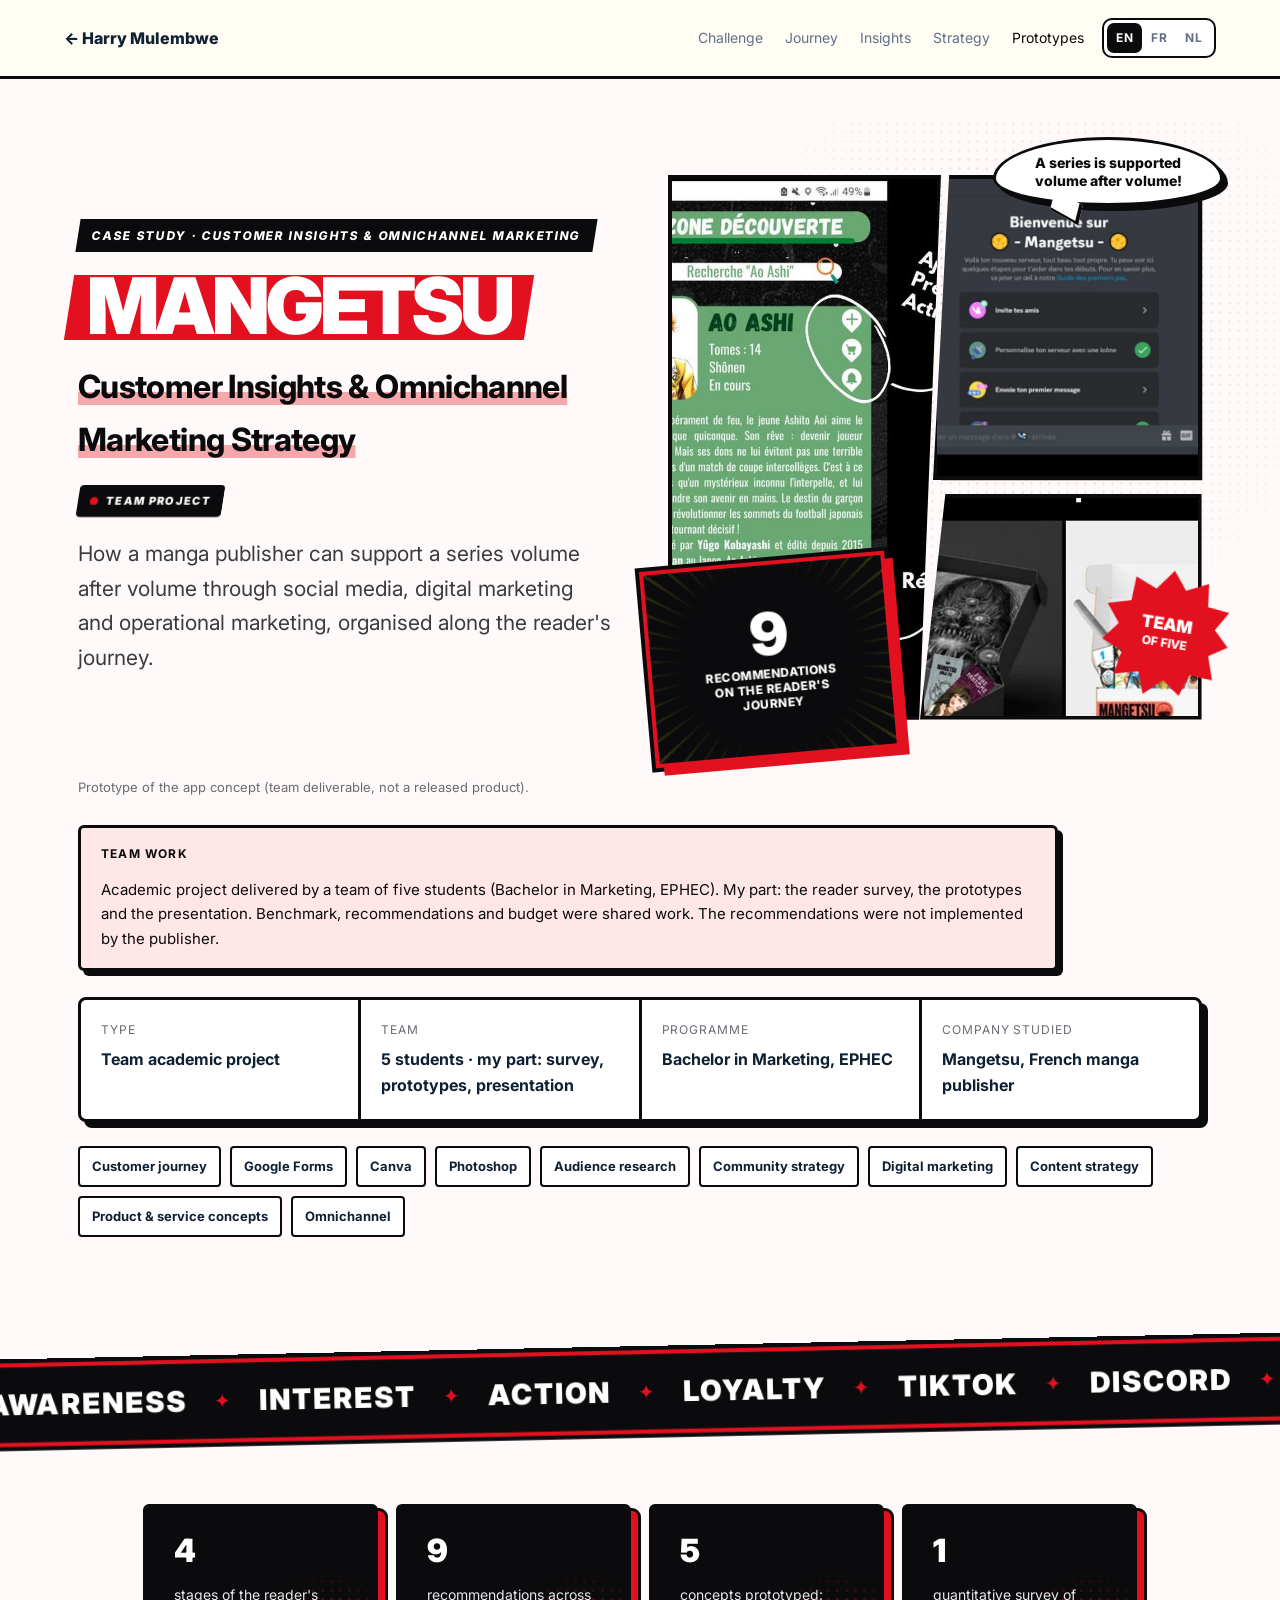
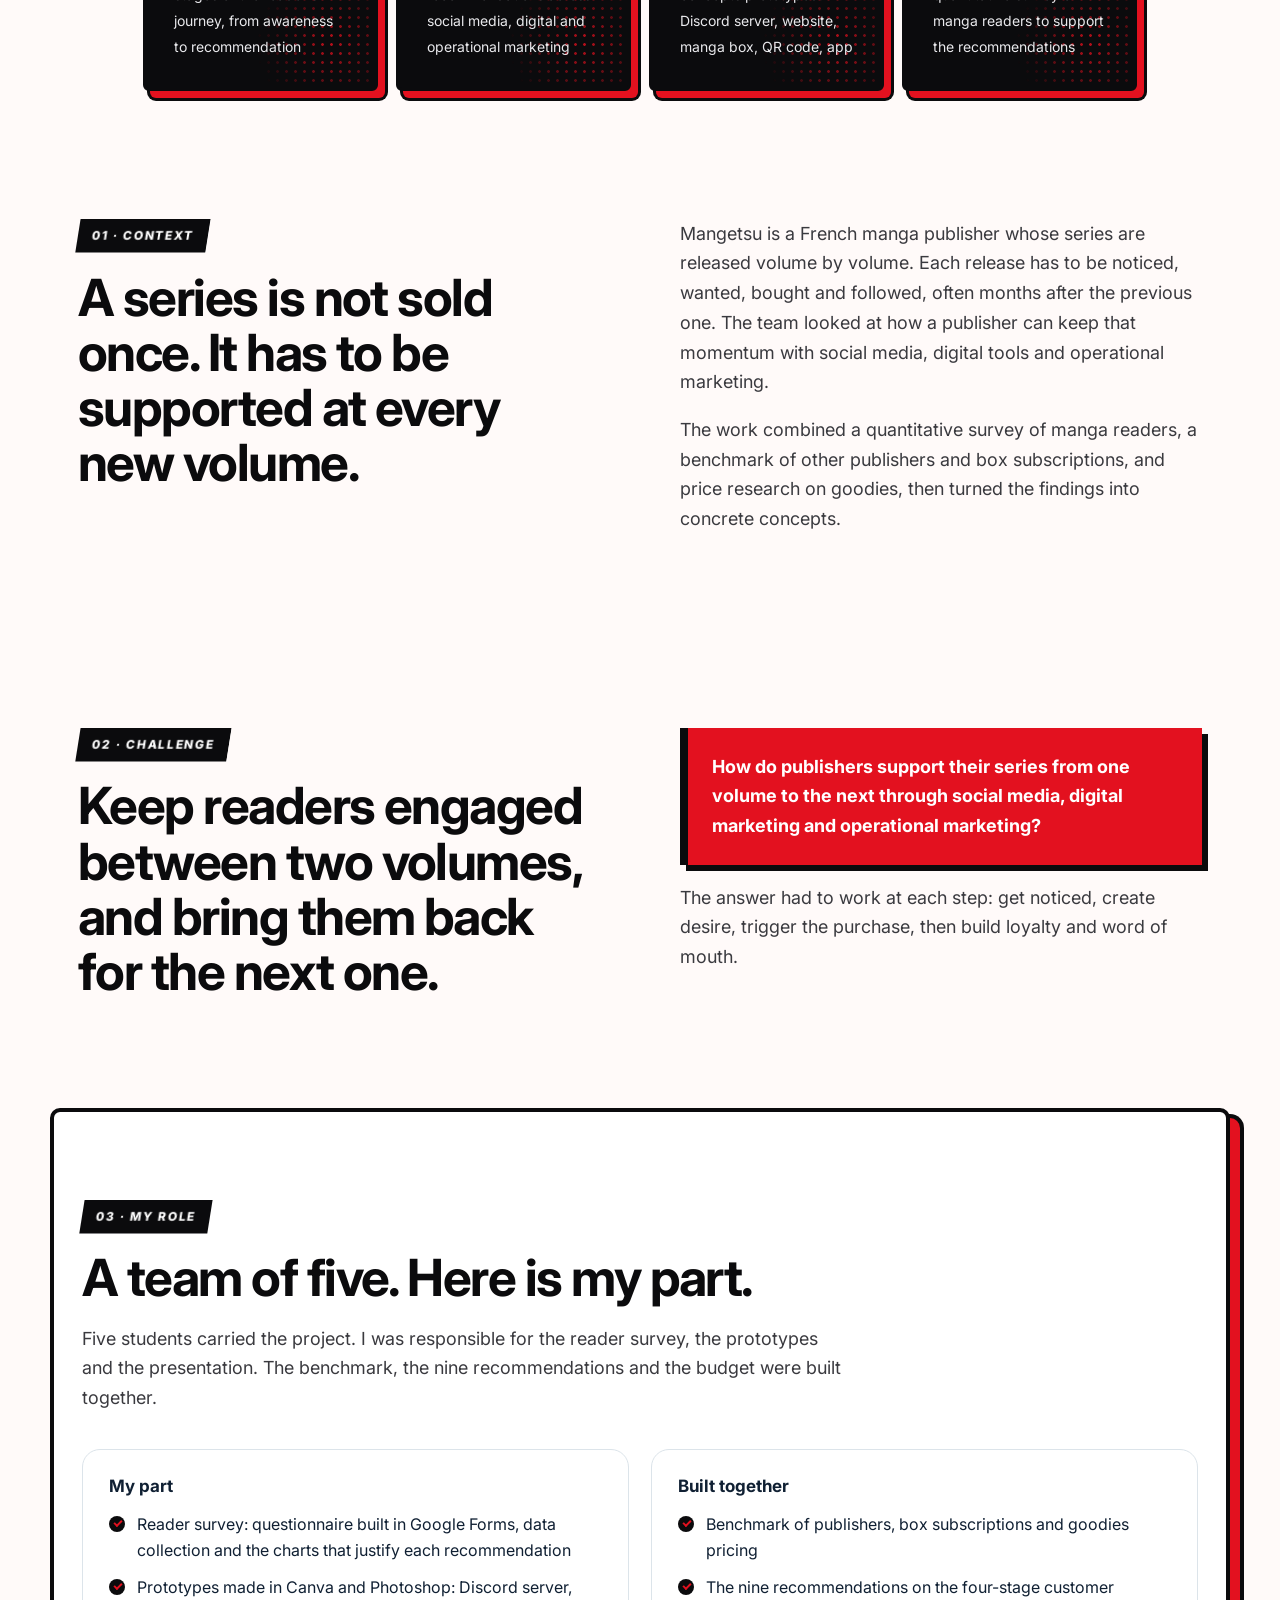
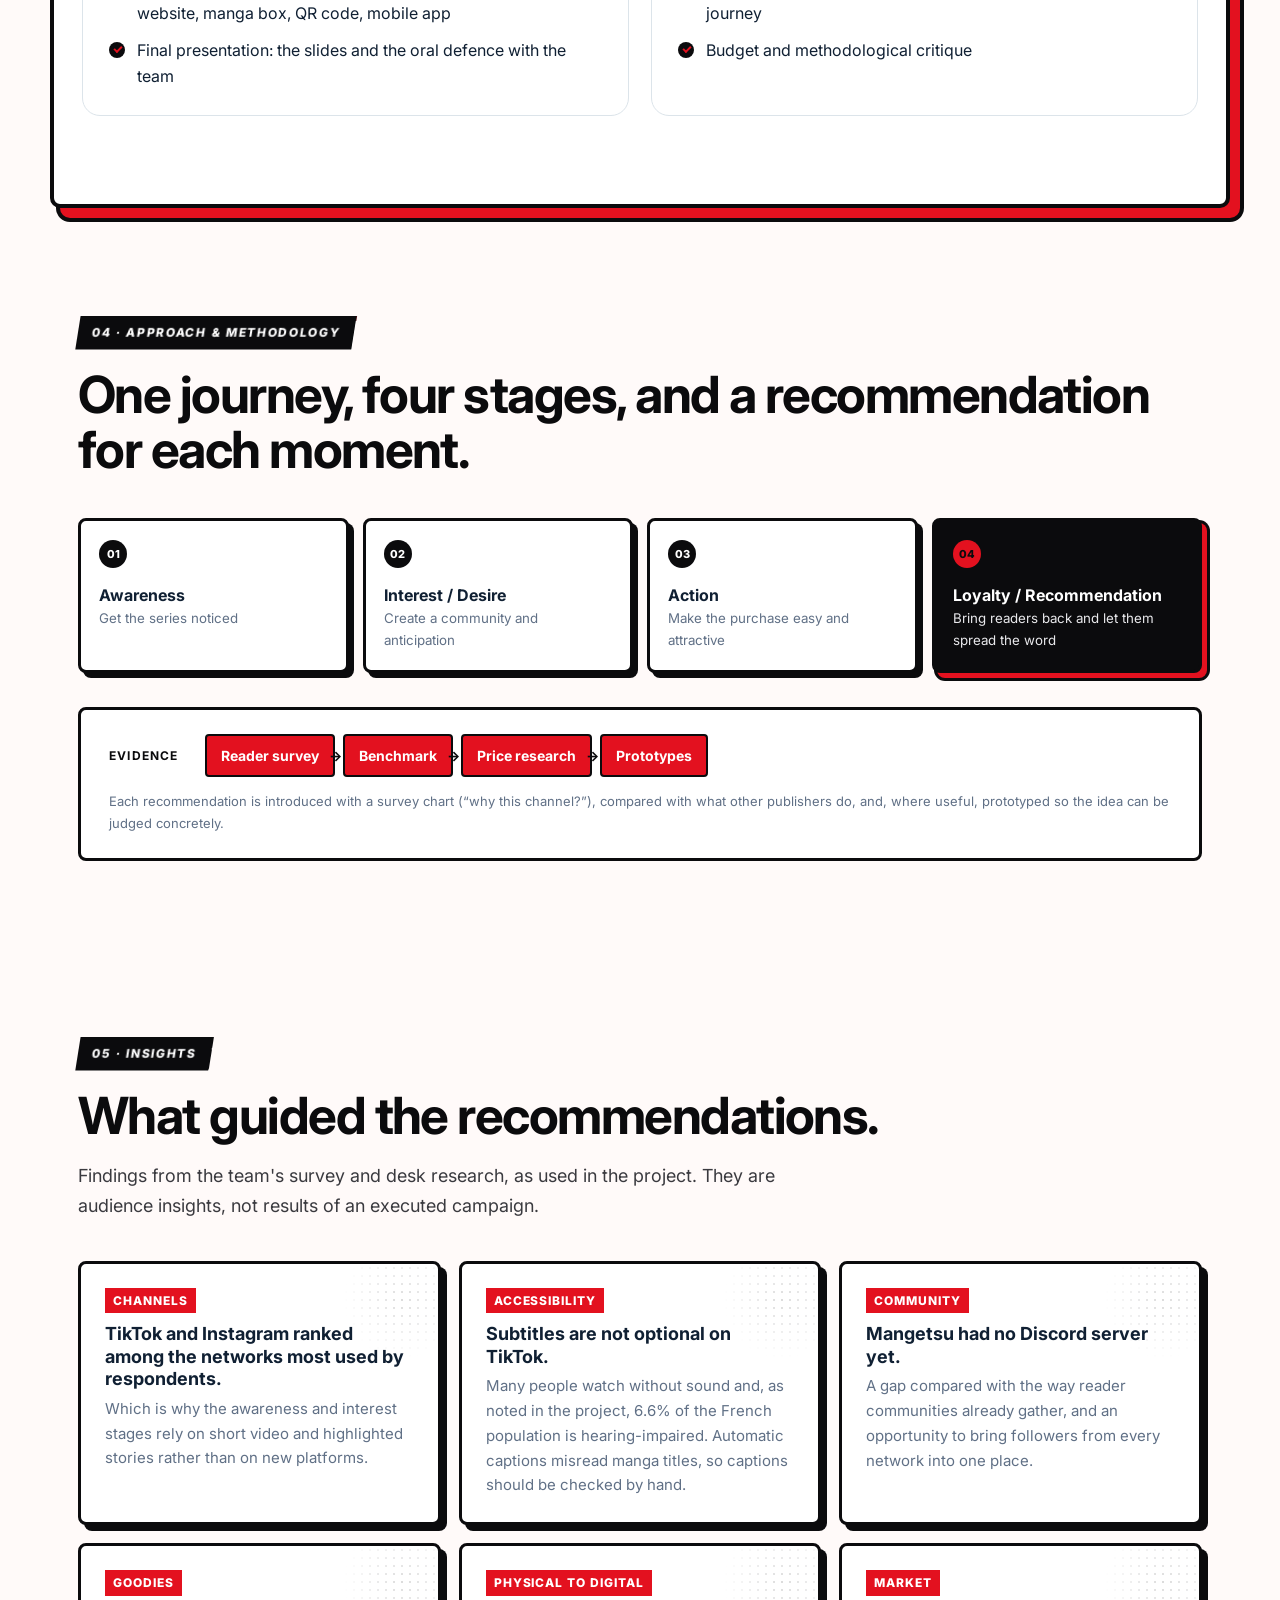
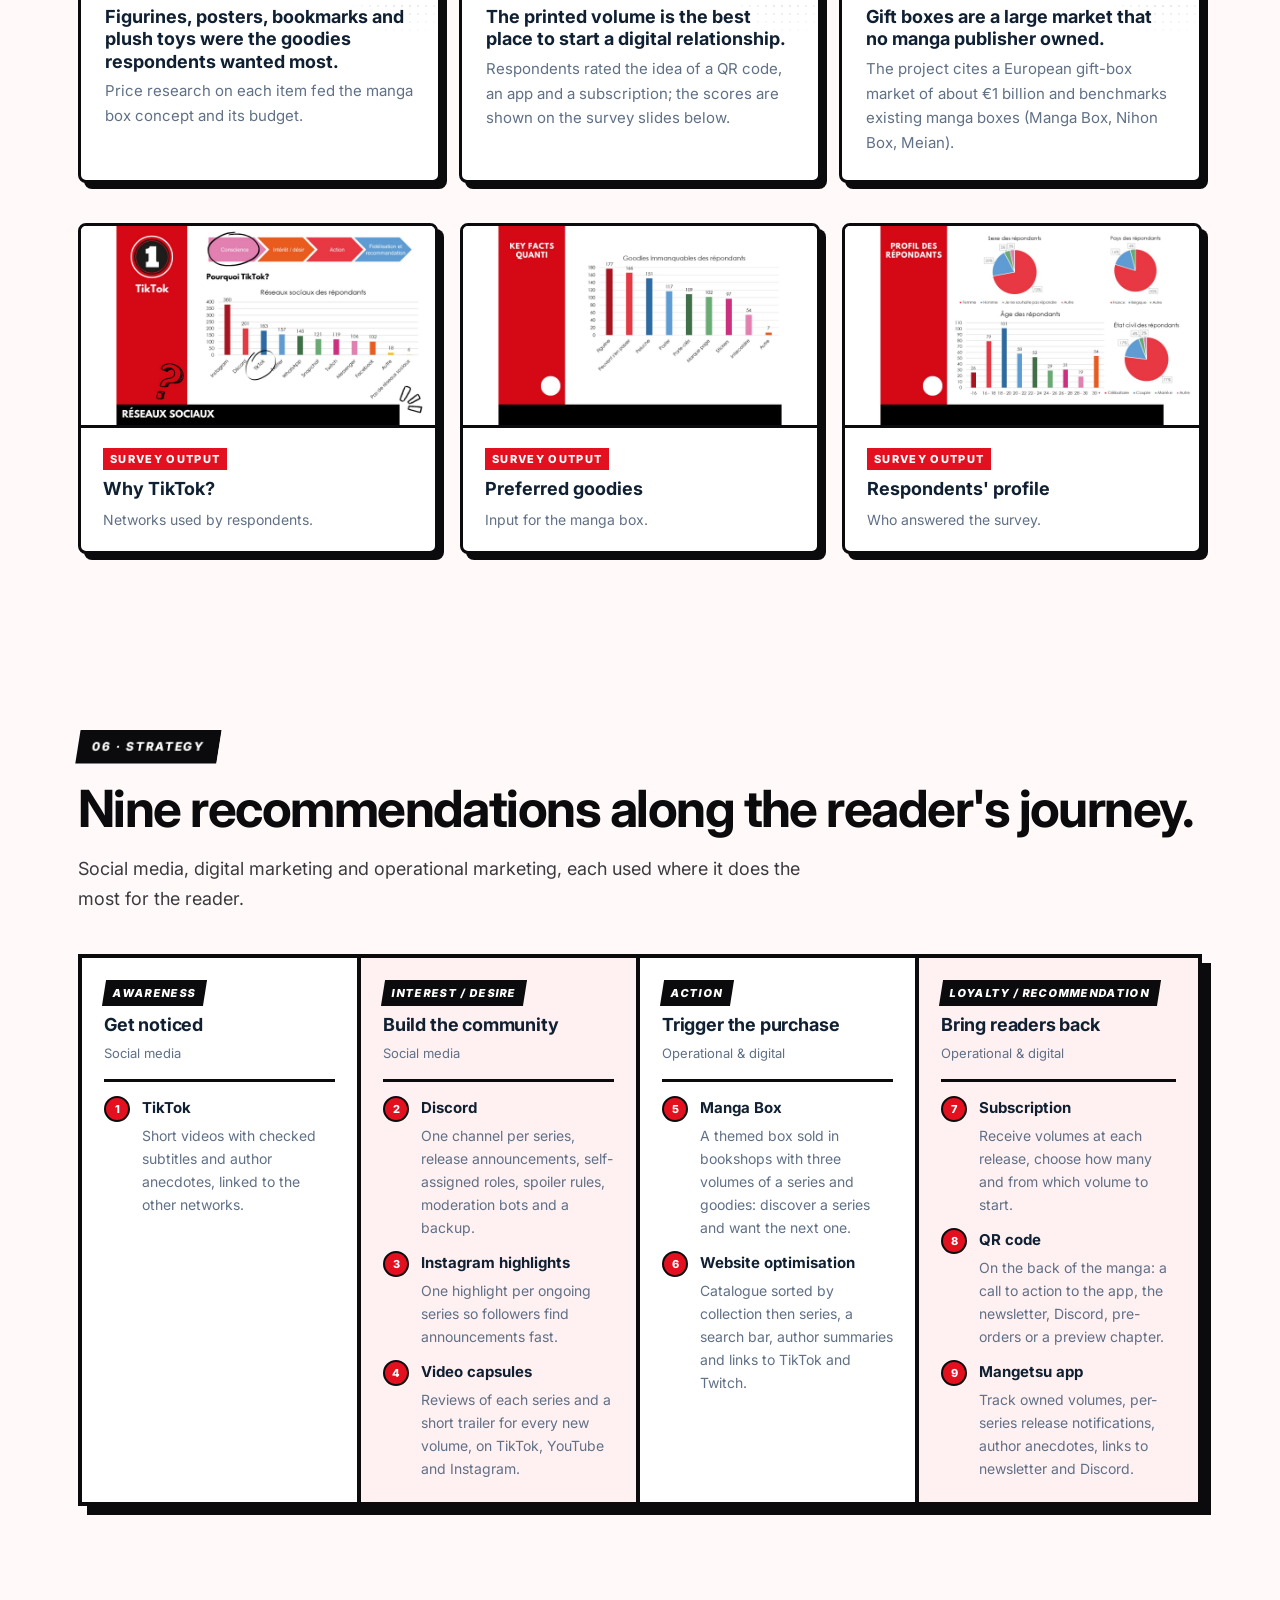
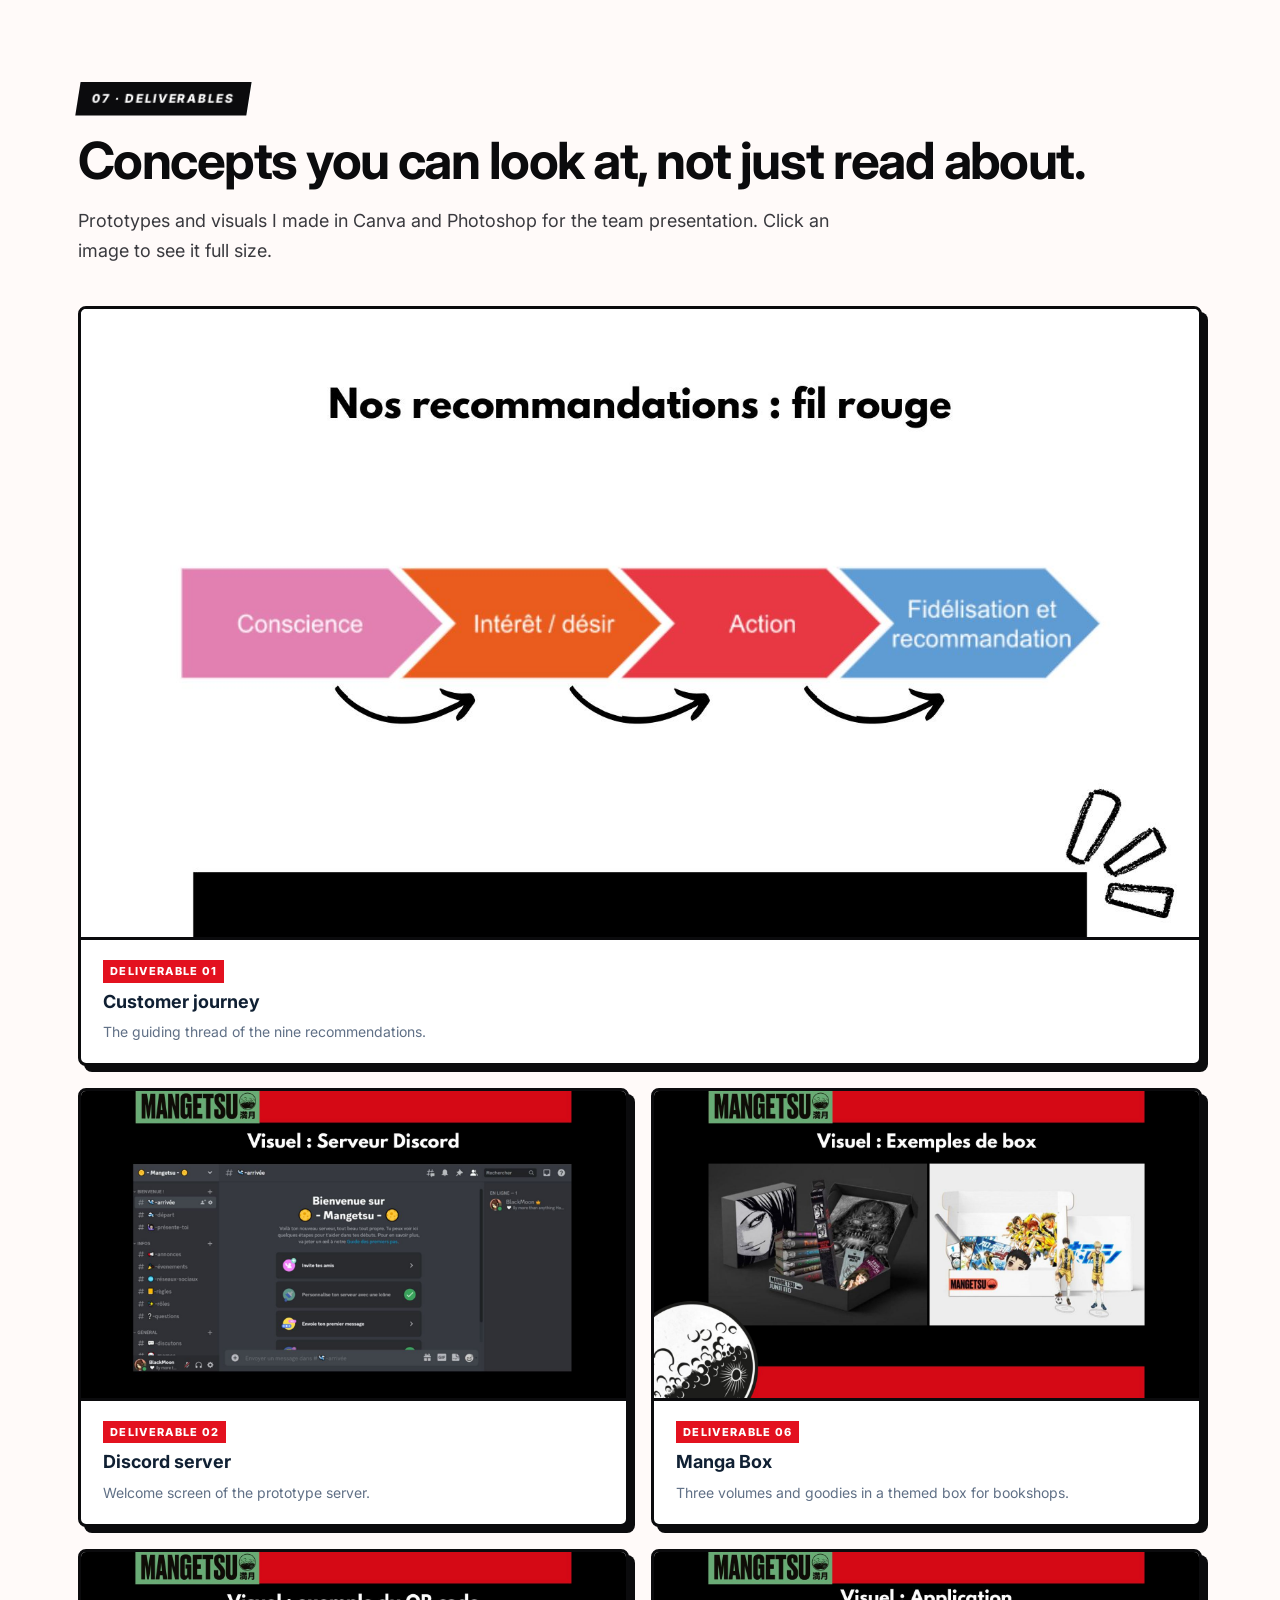
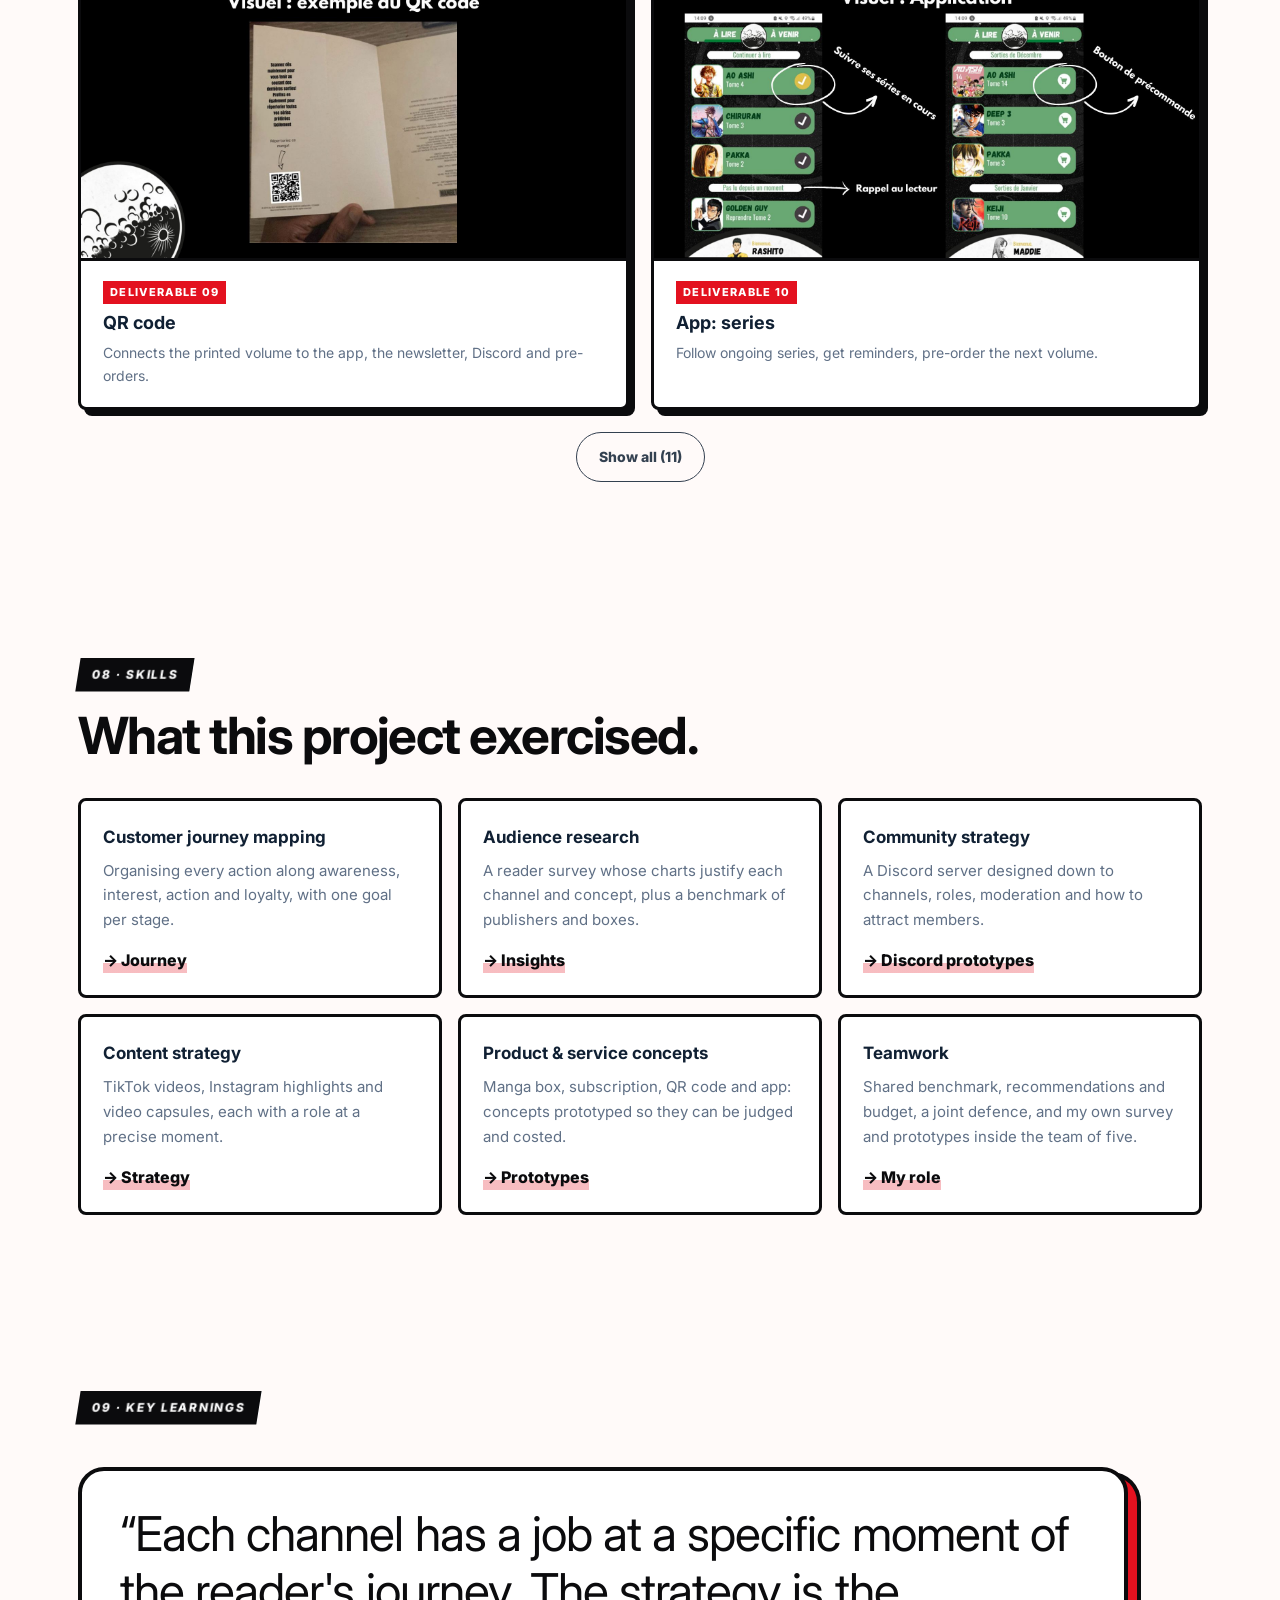
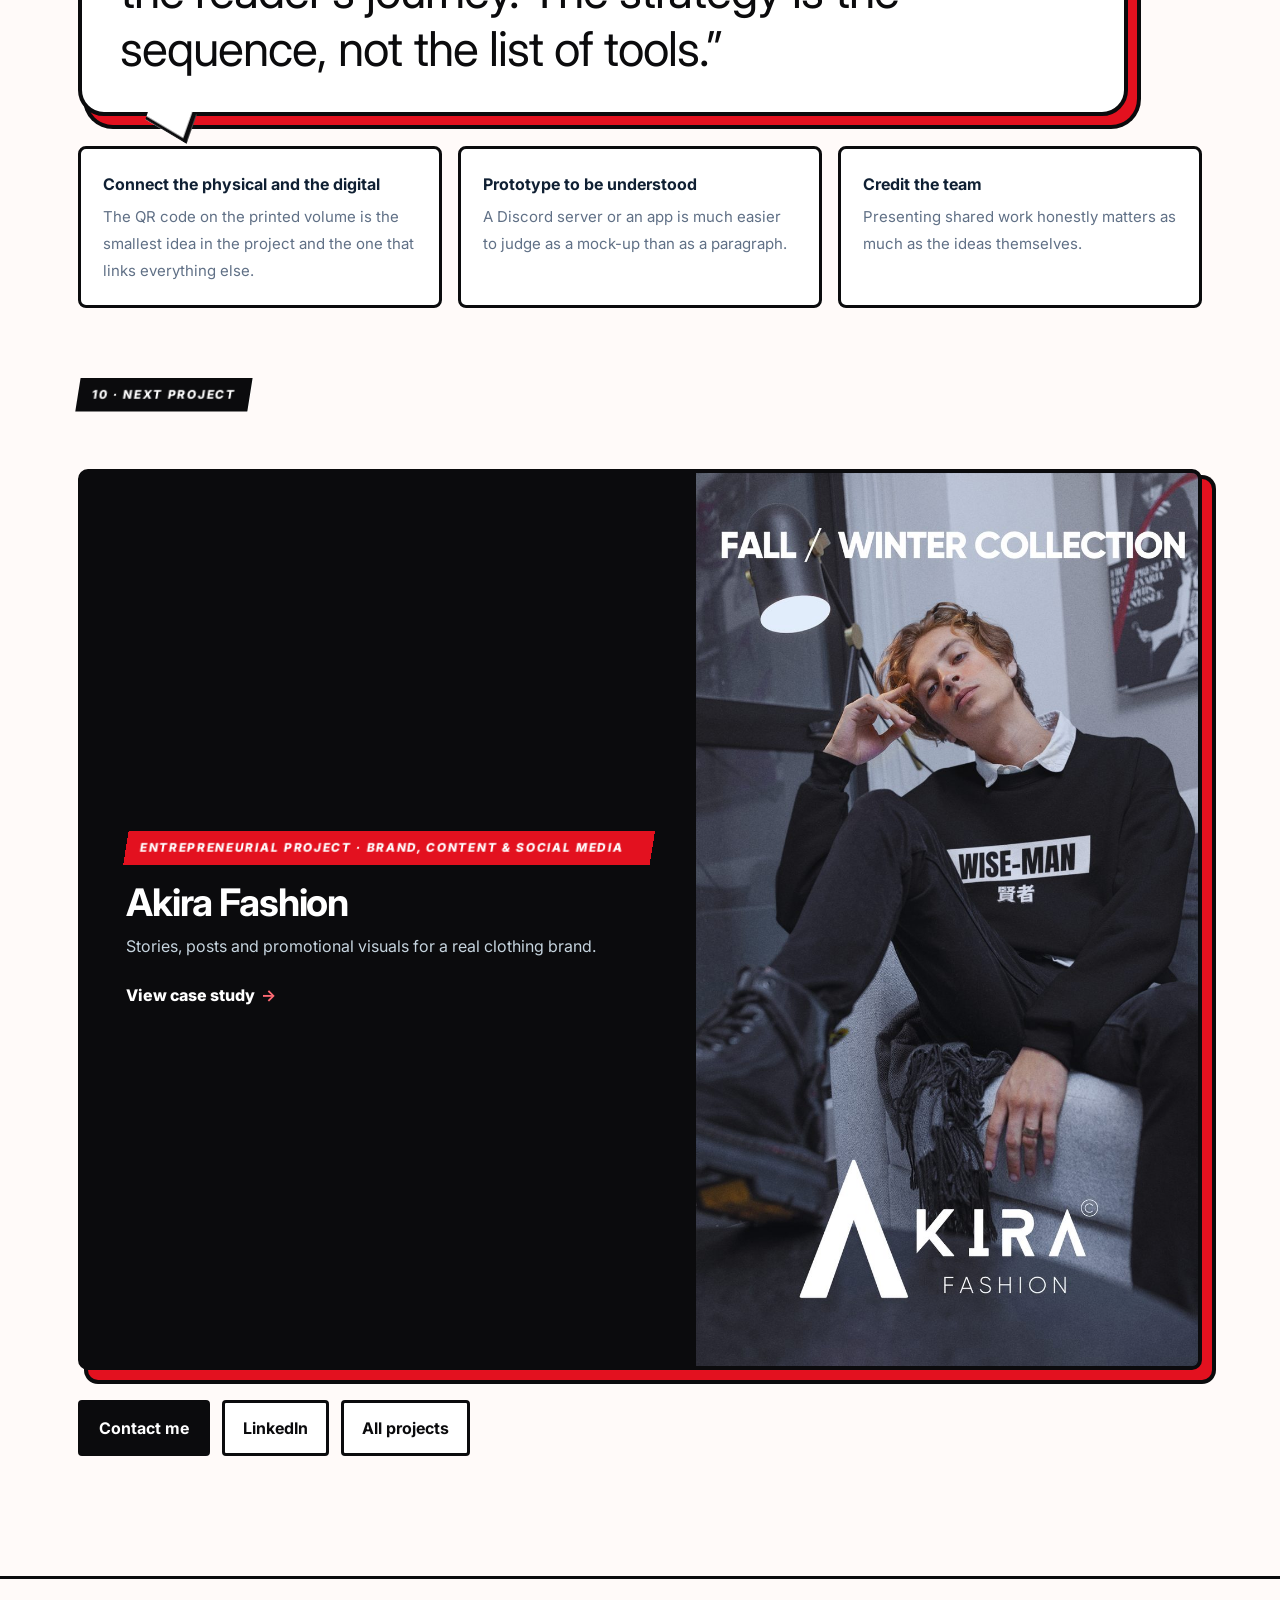
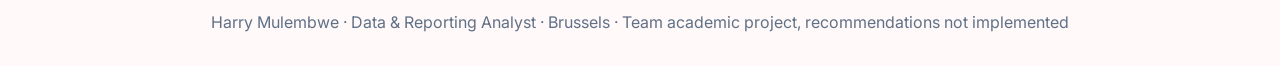
<file: projects/mangetsu/index.html>
<!doctype html>
<html lang="en">
<head>
  <meta charset="utf-8" />
  <meta name="viewport" content="width=device-width, initial-scale=1" />
  <title data-i18n="meta.title">Mangetsu Case Study | Harry Mulembwe</title>
  <meta name="description" content="Team marketing project for a manga publisher: customer journey, audience survey, community strategy and nine omnichannel recommendations, from TikTok and Discord to a manga box, a QR code and an app." data-i18n-attr="content:meta.desc" />
  <meta name="theme-color" content="#0d2a45" />
  <link rel="canonical" href="https://harry-mulembwe.vercel.app/projects/mangetsu/" />
  <link rel="alternate" hreflang="en" href="https://harry-mulembwe.vercel.app/projects/mangetsu/?lang=en" />
  <link rel="alternate" hreflang="fr" href="https://harry-mulembwe.vercel.app/projects/mangetsu/?lang=fr" />
  <link rel="alternate" hreflang="nl" href="https://harry-mulembwe.vercel.app/projects/mangetsu/?lang=nl" />
  <link rel="alternate" hreflang="x-default" href="https://harry-mulembwe.vercel.app/projects/mangetsu/" />
  <meta property="og:type" content="website" />
  <meta property="og:site_name" content="Harry Mulembwe" />
  <meta property="og:url" content="https://harry-mulembwe.vercel.app/projects/mangetsu/" />
  <meta property="og:title" content="Mangetsu Case Study | Harry Mulembwe" />
  <meta property="og:description" content="Team marketing project for a manga publisher: customer journey, audience survey and nine omnichannel recommendations, several of them prototyped." />
  <meta property="og:image" content="https://harry-mulembwe.vercel.app/assets/og/og-mangetsu.jpg" />
  <meta property="og:image:width" content="1200" />
  <meta property="og:image:height" content="630" />
  <meta property="og:image:alt" content="Mangetsu case study: customer insights and omnichannel marketing strategy" />
  <meta property="og:locale" content="en_GB" />
  <meta property="og:locale:alternate" content="fr_BE" />
  <meta property="og:locale:alternate" content="nl_BE" />
  <meta name="twitter:card" content="summary_large_image" />
  <meta name="twitter:title" content="Mangetsu Case Study | Harry Mulembwe" />
  <meta name="twitter:description" content="Customer journey, audience survey and nine omnichannel recommendations for a manga publisher. Team project." />
  <meta name="twitter:image" content="https://harry-mulembwe.vercel.app/assets/og/og-mangetsu.jpg" />
  <link rel="icon" href="../../assets/favicon.svg" type="image/svg+xml" />
  <script>
    (function(){var r=document.documentElement,l;r.classList.add('js');
    try{l=new URLSearchParams(location.search).get('lang')||localStorage.getItem('lang')}catch(e){}
    if(!l){var n=(navigator.language||'').slice(0,2).toLowerCase();l=(n==='fr'||n==='nl')?n:'en'}
    if(['en','fr','nl'].indexOf(l)<0)l='en';r.setAttribute('data-lang',l);
    if(l!=='en'){r.classList.add('i18n-pending');setTimeout(function(){r.classList.remove('i18n-pending')},1500)}})();
  </script>
  <link rel="preconnect" href="https://fonts.googleapis.com" />
  <link rel="preconnect" href="https://fonts.gstatic.com" crossorigin />
  <link href="https://fonts.googleapis.com/css2?family=Inter:wght@400;500;600;700;800;900&display=swap" rel="stylesheet" />
  <link rel="stylesheet" href="../../assets/marketing-case.css" />
  <link rel="stylesheet" href="../../assets/manga-case.css" />
  <link rel="stylesheet" href="styles.css" />
  <link rel="stylesheet" href="../../assets/common.css" />
</head>
<body class="manga mangetsu">
  <div class="progress" aria-hidden="true"></div>
  <header class="topbar">
    <a class="brand" href="../../projects/">← <span class="brand-name">Harry Mulembwe</span></a>
    <div class="topbar-right">
      <nav>
        <a href="#challenge" data-i18n="nav.challenge">Challenge</a>
        <a href="#approach" data-i18n="nav.approach">Journey</a>
        <a href="#insights" data-i18n="nav.insights">Insights</a>
        <a href="#strategy" data-i18n="nav.strategy">Strategy</a>
        <a href="#deliverables" data-i18n="nav.deliverables">Prototypes</a>
      </nav>
      <div class="lang-switch" role="group" aria-label="Language" data-i18n-attr="aria-label:ui.lang">
        <button type="button" data-lang-btn="en" lang="en" title="English" aria-pressed="true">EN</button>
        <button type="button" data-lang-btn="fr" lang="fr" title="Français" aria-pressed="false">FR</button>
        <button type="button" data-lang-btn="nl" lang="nl" title="Nederlands" aria-pressed="false">NL</button>
      </div>
    </div>
  </header>

  <main id="top">
    <!-- HERO -->
    <section class="hero section mg-hero">
      <div class="mg-top">
        <div class="mg-text">
          <div class="eyebrow" data-i18n="hero.eyebrow">Case study · Customer insights &amp; omnichannel marketing</div>
          <h1><span class="hl">Mangetsu</span></h1>
          <p class="hero-sub" data-i18n="hero.sub">Customer Insights &amp; Omnichannel Marketing Strategy</p>
          <span class="type-badge team" data-i18n="hero.badge">Team project</span>
          <p class="hero-copy" data-i18n="hero.copy">How a manga publisher can support a series volume after volume through social media, digital marketing and operational marketing, organised along the reader's journey.</p>
        </div>
        <div class="mg-panels" aria-hidden="true">
          <span class="pn pn1"><img src="proof/hero_app.jpg" alt="" width="700" height="951" /></span>
          <span class="pn pn2"><img src="proof/hero_discord.jpg" alt="" width="900" height="603" /></span>
          <span class="pn pn3"><img src="proof/hero_box.jpg" alt="" width="900" height="493" /></span>
          <span class="pn pn4"><b>9</b><i data-i18n="mg.b0">recommendations on the reader's journey</i></span>
          <span class="bubble" data-i18n="mg.b1">A series is supported volume after volume!</span>
          <span class="sfx"><b data-i18n="mg.b2">Team</b><i data-i18n="mg.b3">of five</i></span>
        </div>
      </div>
      <p class="mg-cap" data-i18n="cover.cap">Prototype of the app concept (team deliverable, not a released product).</p>
      <p class="disclosure"><b data-i18n="hero.discL">Team work</b><span data-i18n="hero.disc">Academic project delivered by a team of five students (Bachelor in Marketing, EPHEC). My part: the reader survey, the prototypes and the presentation. Benchmark, recommendations and budget were shared work. The recommendations were not implemented by the publisher.</span></p>
      <div class="meta-grid">
        <div><span data-i18n="m.type">Type</span><strong data-i18n="m.typeV">Team academic project</strong></div>
        <div><span data-i18n="m.team">Team</span><strong data-i18n="m.teamV">5 students · my part: survey, prototypes, presentation</strong></div>
        <div><span data-i18n="m.prog">Programme</span><strong data-i18n="m.progV">Bachelor in Marketing, EPHEC</strong></div>
        <div><span data-i18n="m.client">Company studied</span><strong data-i18n="m.clientV">Mangetsu, French manga publisher</strong></div>
      </div>
      <div class="stack">
        <span data-i18n="tag.cj">Customer journey</span><span>Google Forms</span><span>Canva</span><span>Photoshop</span><span data-i18n="tag.ar">Audience research</span><span data-i18n="tag.com">Community strategy</span><span data-i18n="tag.dm">Digital marketing</span><span data-i18n="tag.cs">Content strategy</span><span data-i18n="tag.ps">Product &amp; service concepts</span><span data-i18n="tag.om">Omnichannel</span>
      </div>
    </section>

    <div class="mg-ticker" aria-hidden="true">
      <div class="mg-track"><span data-i18n="tk.1">AWARENESS</span><i>✦</i><span data-i18n="tk.2">INTEREST</span><i>✦</i><span data-i18n="tk.3">ACTION</span><i>✦</i><span data-i18n="tk.4">LOYALTY</span><i>✦</i><span>TIKTOK</span><i>✦</i><span>DISCORD</span><i>✦</i><span>QR CODE</span><i>✦</i><span>APP</span><i>✦</i></div>
      <div class="mg-track"><span data-i18n="tk.1">AWARENESS</span><i>✦</i><span data-i18n="tk.2">INTEREST</span><i>✦</i><span data-i18n="tk.3">ACTION</span><i>✦</i><span data-i18n="tk.4">LOYALTY</span><i>✦</i><span>TIKTOK</span><i>✦</i><span>DISCORD</span><i>✦</i><span>QR CODE</span><i>✦</i><span>APP</span><i>✦</i></div>
    </div>

    <section class="stats section narrow">
      <article class="reveal" style="--i:0"><strong data-count="4">4</strong><span data-i18n="stat.1">stages of the reader's journey, from awareness to recommendation</span></article>
      <article class="reveal" style="--i:1"><strong data-count="9">9</strong><span data-i18n="stat.2">recommendations across social media, digital and operational marketing</span></article>
      <article class="reveal" style="--i:2"><strong data-count="5">5</strong><span data-i18n="stat.3">concepts prototyped: Discord server, website, manga box, QR code, app</span></article>
      <article class="reveal" style="--i:3"><strong data-count="1">1</strong><span data-i18n="stat.4">quantitative survey of manga readers to support the recommendations</span></article>
    </section>

    <!-- 01 CONTEXT -->
    <section id="context" class="section split">
      <div>
        <div class="eyebrow" data-i18n="ctx.eyebrow">01 · Context</div>
        <h2 data-i18n="ctx.title">A series is not sold once. It has to be supported at every new volume.</h2>
      </div>
      <div class="prose">
        <p data-i18n="ctx.p1">Mangetsu is a French manga publisher whose series are released volume by volume. Each release has to be noticed, wanted, bought and followed, often months after the previous one. The team looked at how a publisher can keep that momentum with social media, digital tools and operational marketing.</p>
        <p data-i18n="ctx.p2">The work combined a quantitative survey of manga readers, a benchmark of other publishers and box subscriptions, and price research on goodies, then turned the findings into concrete concepts.</p>
      </div>
    </section>

    <!-- 02 CHALLENGE -->
    <section id="challenge" class="section split">
      <div>
        <div class="eyebrow" data-i18n="ch.eyebrow">02 · Challenge</div>
        <h2 data-i18n="ch.title">Keep readers engaged between two volumes, and bring them back for the next one.</h2>
      </div>
      <div class="prose">
        <p class="question" data-i18n="ch.q">How do publishers support their series from one volume to the next through social media, digital marketing and operational marketing?</p>
        <p data-i18n="ch.p">The answer had to work at each step: get noticed, create desire, trigger the purchase, then build loyalty and word of mouth.</p>
      </div>
    </section>

    <!-- 03 MY ROLE -->
    <section id="role" class="section role-card">
      <div class="eyebrow" data-i18n="ro.eyebrow">03 · My role</div>
      <h2 data-i18n="ro.title">A team of five. Here is my part.</h2>
      <p class="lead-p" data-i18n="ro.p">Five students carried the project. I was responsible for the reader survey, the prototypes and the presentation. The benchmark, the nine recommendations and the budget were built together.</p>
      <div class="two-col">
        <div>
          <h3 data-i18n="ro.aT">My part</h3>
          <ul class="ticks">
            <li data-i18n="ro.a1">Reader survey: questionnaire built in Google Forms, data collection and the charts that justify each recommendation</li>
            <li data-i18n="ro.a2">Prototypes made in Canva and Photoshop: Discord server, website, manga box, QR code, mobile app</li>
            <li data-i18n="ro.a3">Final presentation: the slides and the oral defence with the team</li>
          </ul>
        </div>
        <div>
          <h3 data-i18n="ro.bT">Built together</h3>
          <ul class="ticks muted-ticks">
            <li data-i18n="ro.b1">Benchmark of publishers, box subscriptions and goodies pricing</li>
            <li data-i18n="ro.b2">The nine recommendations on the four-stage customer journey</li>
            <li data-i18n="ro.b3">Budget and methodological critique</li>
          </ul>
        </div>
      </div>
    </section>

    <!-- 04 APPROACH -->
    <section id="approach" class="section">
      <div class="eyebrow" data-i18n="ap.eyebrow">04 · Approach &amp; methodology</div>
      <h2 data-i18n="ap.title">One journey, four stages, and a recommendation for each moment.</h2>
      <ol class="chain reveal">
        <li><span>01</span><b data-i18n="ap.1">Awareness</b><small data-i18n="ap.1s">Get the series noticed</small></li>
        <li><span>02</span><b data-i18n="ap.2">Interest / Desire</b><small data-i18n="ap.2s">Create a community and anticipation</small></li>
        <li><span>03</span><b data-i18n="ap.3">Action</b><small data-i18n="ap.3s">Make the purchase easy and attractive</small></li>
        <li class="last"><span>04</span><b data-i18n="ap.4">Loyalty / Recommendation</b><small data-i18n="ap.4s">Bring readers back and let them spread the word</small></li>
      </ol>
      <div class="framework reveal">
        <b data-i18n="ap.fw">Evidence</b>
        <ol>
          <li data-i18n="ap.f1">Reader survey</li><li data-i18n="ap.f2">Benchmark</li><li data-i18n="ap.f3">Price research</li><li data-i18n="ap.f4">Prototypes</li>
        </ol>
        <small data-i18n="ap.fws">Each recommendation is introduced with a survey chart (“why this channel?”), compared with what other publishers do, and, where useful, prototyped so the idea can be judged concretely.</small>
      </div>
    </section>

    <!-- 05 INSIGHTS -->
    <section id="insights" class="section">
      <div class="eyebrow" data-i18n="in.eyebrow">05 · Insights</div>
      <h2 data-i18n="in.title">What guided the recommendations.</h2>
      <p class="lead-p" data-i18n="in.p">Findings from the team's survey and desk research, as used in the project. They are audience insights, not results of an executed campaign.</p>
      <div class="insights-grid">
        <article class="reveal" style="--i:0"><span data-i18n="in.1n">Channels</span><h3 data-i18n="in.1t">TikTok and Instagram ranked among the networks most used by respondents.</h3><p data-i18n="in.1p">Which is why the awareness and interest stages rely on short video and highlighted stories rather than on new platforms.</p></article>
        <article class="reveal" style="--i:1"><span data-i18n="in.2n">Accessibility</span><h3 data-i18n="in.2t">Subtitles are not optional on TikTok.</h3><p data-i18n="in.2p">Many people watch without sound and, as noted in the project, 6.6% of the French population is hearing-impaired. Automatic captions misread manga titles, so captions should be checked by hand.</p></article>
        <article class="reveal" style="--i:2"><span data-i18n="in.3n">Community</span><h3 data-i18n="in.3t">Mangetsu had no Discord server yet.</h3><p data-i18n="in.3p">A gap compared with the way reader communities already gather, and an opportunity to bring followers from every network into one place.</p></article>
        <article class="reveal" style="--i:0"><span data-i18n="in.4n">Goodies</span><h3 data-i18n="in.4t">Figurines, posters, bookmarks and plush toys were the goodies respondents wanted most.</h3><p data-i18n="in.4p">Price research on each item fed the manga box concept and its budget.</p></article>
        <article class="reveal" style="--i:1"><span data-i18n="in.5n">Physical to digital</span><h3 data-i18n="in.5t">The printed volume is the best place to start a digital relationship.</h3><p data-i18n="in.5p">Respondents rated the idea of a QR code, an app and a subscription; the scores are shown on the survey slides below.</p></article>
        <article class="reveal" style="--i:2"><span data-i18n="in.6n">Market</span><h3 data-i18n="in.6t">Gift boxes are a large market that no manga publisher owned.</h3><p data-i18n="in.6p">The project cites a European gift-box market of about €1 billion and benchmarks existing manga boxes (Manga Box, Nihon Box, Meian).</p></article>
      </div>
      <div class="evidence-grid three">
        <figure class="evidence reveal" style="--i:0"><a class="shot" href="proof/mangetsu_02_tiktok_why.jpg" target="_blank" rel="noopener"><img src="proof/mangetsu_02_tiktok_why.jpg" alt="Survey chart: social networks used by respondents, supporting the TikTok recommendation" data-i18n-attr="alt:in.c1a" loading="lazy" width="1600" height="900" /></a><figcaption><span class="ev-n" data-i18n="in.cN">Survey output</span><b data-i18n="in.c1t">Why TikTok?</b><span data-i18n="in.c1p">Networks used by respondents.</span></figcaption></figure>
        <figure class="evidence reveal" style="--i:1"><a class="shot" href="proof/mangetsu_16_goodies_chart.jpg" target="_blank" rel="noopener"><img src="proof/mangetsu_16_goodies_chart.jpg" alt="Survey chart: goodies respondents would like to receive" data-i18n-attr="alt:in.c2a" loading="lazy" width="1600" height="900" /></a><figcaption><span class="ev-n" data-i18n="in.cN">Survey output</span><b data-i18n="in.c2t">Preferred goodies</b><span data-i18n="in.c2p">Input for the manga box.</span></figcaption></figure>
        <figure class="evidence reveal" style="--i:0"><a class="shot" href="proof/mangetsu_14_respondents_profile.jpg" target="_blank" rel="noopener"><img src="proof/mangetsu_14_respondents_profile.jpg" alt="Survey charts: respondents' profile" data-i18n-attr="alt:in.c3a" loading="lazy" width="1600" height="900" /></a><figcaption><span class="ev-n" data-i18n="in.cN">Survey output</span><b data-i18n="in.c3t">Respondents' profile</b><span data-i18n="in.c3p">Who answered the survey.</span></figcaption></figure>
      </div>
    </section>

    <!-- 06 STRATEGY -->
    <section id="strategy" class="section">
      <div class="eyebrow" data-i18n="st.eyebrow">06 · Strategy</div>
      <h2 data-i18n="st.title">Nine recommendations along the reader's journey.</h2>
      <p class="lead-p" data-i18n="st.p">Social media, digital marketing and operational marketing, each used where it does the most for the reader.</p>
      <div class="phases">
        <div class="phase reveal" style="--i:0">
          <div class="phase-head"><span data-i18n="st.p1">Awareness</span><b data-i18n="st.p1t">Get noticed</b><small data-i18n="st.p1s">Social media</small></div>
          <ul class="recs">
            <li><i>1</i><div><b>TikTok</b><p data-i18n="st.r1p">Short videos with checked subtitles and author anecdotes, linked to the other networks.</p></div></li>
          </ul>
        </div>
        <div class="phase reveal" style="--i:1">
          <div class="phase-head"><span data-i18n="st.p2">Interest / Desire</span><b data-i18n="st.p2t">Build the community</b><small data-i18n="st.p2s">Social media</small></div>
          <ul class="recs">
            <li><i>2</i><div><b>Discord</b><p data-i18n="st.r2p">One channel per series, release announcements, self-assigned roles, spoiler rules, moderation bots and a backup.</p></div></li>
            <li><i>3</i><div><b data-i18n="st.r3">Instagram highlights</b><p data-i18n="st.r3p">One highlight per ongoing series so followers find announcements fast.</p></div></li>
            <li><i>4</i><div><b data-i18n="st.r4">Video capsules</b><p data-i18n="st.r4p">Reviews of each series and a short trailer for every new volume, on TikTok, YouTube and Instagram.</p></div></li>
          </ul>
        </div>
        <div class="phase reveal" style="--i:2">
          <div class="phase-head"><span data-i18n="st.p3">Action</span><b data-i18n="st.p3t">Trigger the purchase</b><small data-i18n="st.p3s">Operational &amp; digital</small></div>
          <ul class="recs">
            <li><i>5</i><div><b data-i18n="st.r5">Manga Box</b><p data-i18n="st.r5p">A themed box sold in bookshops with three volumes of a series and goodies: discover a series and want the next one.</p></div></li>
            <li><i>6</i><div><b data-i18n="st.r6">Website optimisation</b><p data-i18n="st.r6p">Catalogue sorted by collection then series, a search bar, author summaries and links to TikTok and Twitch.</p></div></li>
          </ul>
        </div>
        <div class="phase reveal" style="--i:3">
          <div class="phase-head"><span data-i18n="st.p4">Loyalty / Recommendation</span><b data-i18n="st.p4t">Bring readers back</b><small data-i18n="st.p4s">Operational &amp; digital</small></div>
          <ul class="recs">
            <li><i>7</i><div><b data-i18n="st.r7">Subscription</b><p data-i18n="st.r7p">Receive volumes at each release, choose how many and from which volume to start.</p></div></li>
            <li><i>8</i><div><b data-i18n="st.r8">QR code</b><p data-i18n="st.r8p">On the back of the manga: a call to action to the app, the newsletter, Discord, pre-orders or a preview chapter.</p></div></li>
            <li><i>9</i><div><b data-i18n="st.r9">Mangetsu app</b><p data-i18n="st.r9p">Track owned volumes, per-series release notifications, author anecdotes, links to newsletter and Discord.</p></div></li>
          </ul>
        </div>
      </div>
    </section>

    <!-- 07 DELIVERABLES -->
    <section id="deliverables" class="section">
      <div class="eyebrow" data-i18n="de.eyebrow">07 · Deliverables</div>
      <h2 data-i18n="de.title">Concepts you can look at, not just read about.</h2>
      <p class="lead-p" data-i18n="de.p">Prototypes and visuals I made in Canva and Photoshop for the team presentation. Click an image to see it full size.</p>
      <div class="evidence-grid" data-collapse="5" data-more="Show all" data-less="Show less" data-i18n-attr="data-more:ui.more;data-less:ui.less">
        <figure class="evidence wide reveal" style="--i:1"><a class="shot" href="proof/mangetsu_01_customer_journey.jpg" target="_blank" rel="noopener"><img src="proof/mangetsu_01_customer_journey.jpg" alt="Customer journey used as the guiding thread: awareness, interest/desire, action, loyalty and recommendation" data-i18n-attr="alt:de.e1a" loading="lazy" width="1600" height="900" /></a><figcaption><span class="ev-n" data-i18n="de.e1n">Deliverable 01</span><b data-i18n="de.e1t">Customer journey</b><span data-i18n="de.e1p">The guiding thread of the nine recommendations.</span></figcaption></figure>
        <figure class="evidence reveal" style="--i:0"><a class="shot" href="proof/mangetsu_03_discord_server.jpg" target="_blank" rel="noopener"><img src="proof/mangetsu_03_discord_server.jpg" alt="Prototype of the Mangetsu Discord server" data-i18n-attr="alt:de.e2a" loading="lazy" width="1600" height="900" /></a><figcaption><span class="ev-n" data-i18n="de.e2n">Deliverable 02</span><b data-i18n="de.e2t">Discord server</b><span data-i18n="de.e2p">Welcome screen of the prototype server.</span></figcaption></figure>
        <figure class="evidence reveal" style="--i:0"><a class="shot" href="proof/mangetsu_08_manga_box.jpg" target="_blank" rel="noopener"><img src="proof/mangetsu_08_manga_box.jpg" alt="Examples of the manga box concept" data-i18n-attr="alt:de.e6a" loading="lazy" width="1600" height="900" /></a><figcaption><span class="ev-n" data-i18n="de.e6n">Deliverable 06</span><b data-i18n="de.e6t">Manga Box</b><span data-i18n="de.e6p">Three volumes and goodies in a themed box for bookshops.</span></figcaption></figure>
        <figure class="evidence reveal" style="--i:1"><a class="shot" href="proof/mangetsu_11_qr_code.jpg" target="_blank" rel="noopener"><img src="proof/mangetsu_11_qr_code.jpg" alt="Example of a QR code printed at the back of a manga" data-i18n-attr="alt:de.e9a" loading="lazy" width="1600" height="900" /></a><figcaption><span class="ev-n" data-i18n="de.e9n">Deliverable 09</span><b data-i18n="de.e9t">QR code</b><span data-i18n="de.e9p">Connects the printed volume to the app, the newsletter, Discord and pre-orders.</span></figcaption></figure>
        <figure class="evidence reveal" style="--i:0"><a class="shot" href="proof/mangetsu_12_app_series.jpg" target="_blank" rel="noopener"><img src="proof/mangetsu_12_app_series.jpg" alt="App prototype: follow ongoing series and pre-order" data-i18n-attr="alt:de.e10a" loading="lazy" width="1600" height="900" /></a><figcaption><span class="ev-n" data-i18n="de.e10n">Deliverable 10</span><b data-i18n="de.e10t">App: series</b><span data-i18n="de.e10p">Follow ongoing series, get reminders, pre-order the next volume.</span></figcaption></figure>
        <figure class="evidence reveal" style="--i:1"><a class="shot" href="proof/mangetsu_04_discord_channels.jpg" target="_blank" rel="noopener"><img src="proof/mangetsu_04_discord_channels.jpg" alt="Prototype of the Discord channels, one per series" data-i18n-attr="alt:de.e3a" loading="lazy" width="1600" height="900" /></a><figcaption><span class="ev-n" data-i18n="de.e3n">Deliverable 03</span><b data-i18n="de.e3t">Channels and self-roles</b><span data-i18n="de.e3p">One channel per series; readers pick the series they want news about.</span></figcaption></figure>
        <figure class="evidence reveal" style="--i:0"><a class="shot" href="proof/mangetsu_06_discord_announcement.jpg" target="_blank" rel="noopener"><img src="proof/mangetsu_06_discord_announcement.jpg" alt="Prototype of a release announcement on Discord" data-i18n-attr="alt:de.e4a" loading="lazy" width="1600" height="900" /></a><figcaption><span class="ev-n" data-i18n="de.e4n">Deliverable 04</span><b data-i18n="de.e4t">Discord announcement</b><span data-i18n="de.e4p">How a new volume would be announced to the community.</span></figcaption></figure>
        <figure class="evidence reveal" style="--i:1"><a class="shot" href="proof/mangetsu_07_discord_promotion.jpg" target="_blank" rel="noopener"><img src="proof/mangetsu_07_discord_promotion.jpg" alt="Social media visuals promoting the Discord server" data-i18n-attr="alt:de.e5a" loading="lazy" width="1600" height="900" /></a><figcaption><span class="ev-n" data-i18n="de.e5n">Deliverable 05</span><b data-i18n="de.e5t">Promoting the server</b><span data-i18n="de.e5p">Visuals to bring followers from Instagram and Twitter to Discord.</span></figcaption></figure>
        <figure class="evidence reveal" style="--i:1"><a class="shot" href="proof/mangetsu_09_website_home.jpg" target="_blank" rel="noopener"><img src="proof/mangetsu_09_website_home.jpg" alt="Redesigned home page of the Mangetsu website" data-i18n-attr="alt:de.e7a" loading="lazy" width="1600" height="900" /></a><figcaption><span class="ev-n" data-i18n="de.e7n">Deliverable 07</span><b data-i18n="de.e7t">Website: home</b><span data-i18n="de.e7p">Mock-up of the optimised home page.</span></figcaption></figure>
        <figure class="evidence reveal" style="--i:0"><a class="shot" href="proof/mangetsu_10_website_catalogue.jpg" target="_blank" rel="noopener"><img src="proof/mangetsu_10_website_catalogue.jpg" alt="Redesigned catalogue page sorted by collection and series" data-i18n-attr="alt:de.e8a" loading="lazy" width="1600" height="900" /></a><figcaption><span class="ev-n" data-i18n="de.e8n">Deliverable 08</span><b data-i18n="de.e8t">Website: catalogue</b><span data-i18n="de.e8p">Sorted by collection, then by series, with a search bar.</span></figcaption></figure>
        <figure class="evidence reveal" style="--i:1"><a class="shot" href="proof/mangetsu_17_instagram_highlights.jpg" target="_blank" rel="noopener"><img src="proof/mangetsu_17_instagram_highlights.jpg" alt="Instagram highlights concept, one per ongoing series" data-i18n-attr="alt:de.e11a" loading="lazy" width="1600" height="900" /></a><figcaption><span class="ev-n" data-i18n="de.e11n">Deliverable 11</span><b data-i18n="de.e11t">Instagram highlights</b><span data-i18n="de.e11p">One highlight per series for faster navigation.</span></figcaption></figure>
      </div>
    </section>

    <!-- 08 SKILLS -->
    <section id="skills" class="section">
      <div class="eyebrow" data-i18n="sk.eyebrow">08 · Skills</div>
      <h2 data-i18n="sk.title">What this project exercised.</h2>
      <div class="claims">
        <article><b data-i18n="sk.1t">Customer journey mapping</b><p data-i18n="sk.1">Organising every action along awareness, interest, action and loyalty, with one goal per stage.</p><a href="#approach" data-i18n="sk.1l">→ Journey</a></article>
        <article><b data-i18n="sk.2t">Audience research</b><p data-i18n="sk.2">A reader survey whose charts justify each channel and concept, plus a benchmark of publishers and boxes.</p><a href="#insights" data-i18n="sk.2l">→ Insights</a></article>
        <article><b data-i18n="sk.3t">Community strategy</b><p data-i18n="sk.3">A Discord server designed down to channels, roles, moderation and how to attract members.</p><a href="#deliverables" data-i18n="sk.3l">→ Discord prototypes</a></article>
        <article><b data-i18n="sk.4t">Content strategy</b><p data-i18n="sk.4">TikTok videos, Instagram highlights and video capsules, each with a role at a precise moment.</p><a href="#strategy" data-i18n="sk.4l">→ Strategy</a></article>
        <article><b data-i18n="sk.5t">Product &amp; service concepts</b><p data-i18n="sk.5">Manga box, subscription, QR code and app: concepts prototyped so they can be judged and costed.</p><a href="#deliverables" data-i18n="sk.5l">→ Prototypes</a></article>
        <article><b data-i18n="sk.6t">Teamwork</b><p data-i18n="sk.6">Shared benchmark, recommendations and budget, a joint defence, and my own survey and prototypes inside the team of five.</p><a href="#role" data-i18n="sk.6l">→ My role</a></article>
      </div>
    </section>

    <!-- 09 KEY LEARNINGS + 10 NEXT -->
    <section id="learned" class="section takeaway">
      <div class="eyebrow" data-i18n="le.eyebrow">09 · Key learnings</div>
      <blockquote data-i18n="le.quote">“Each channel has a job at a specific moment of the reader's journey. The strategy is the sequence, not the list of tools.”</blockquote>
      <ul class="learn-list reveal">
        <li><b data-i18n="le.1t">Connect the physical and the digital</b><span data-i18n="le.1">The QR code on the printed volume is the smallest idea in the project and the one that links everything else.</span></li>
        <li><b data-i18n="le.2t">Prototype to be understood</b><span data-i18n="le.2">A Discord server or an app is much easier to judge as a mock-up than as a paragraph.</span></li>
        <li><b data-i18n="le.3t">Credit the team</b><span data-i18n="le.3">Presenting shared work honestly matters as much as the ideas themselves.</span></li>
      </ul>

      <div class="eyebrow" style="margin-top:70px" data-i18n="nx.eyebrow">10 · Next project</div>
      <a class="next-card reveal" href="../akira/index.html">
        <div>
          <span class="eyebrow" data-i18n="nx.kicker">Entrepreneurial project · Brand, content &amp; social media</span>
          <h3>Akira Fashion</h3>
          <p data-i18n="nx.p">Stories, posts and promotional visuals for a real clothing brand.</p>
          <span class="go" data-i18n="nx.go">View case study<b>→</b></span>
        </div>
        <figure><img src="../akira/proof/akira_02_fall_winter_story.jpg" alt="Akira Fashion story: Fall / Winter collection" data-i18n-attr="alt:nx.alt" loading="lazy" width="900" height="1600" /></figure>
      </a>
      <div class="cta-row">
        <a class="btn" href="mailto:Harrymulembwe09@gmail.com" data-i18n="le.contact">Contact me</a>
        <a class="btn ghost" href="https://linkedin.com/in/harry-mulembwe" target="_blank" rel="noopener">LinkedIn</a>
        <a class="btn ghost" href="../../projects/" data-i18n="le.all">All projects</a>
      </div>
    </section>
  </main>

  <footer data-i18n="footer">Harry Mulembwe · Data &amp; Reporting Analyst · Brussels · Team academic project, recommendations not implemented</footer>

  <script src="../../assets/i18n/mangetsu.js"></script>
  <script src="../../assets/i18n.js"></script>
  <script src="../../assets/site.js"></script>
</body>
</html>
</file>
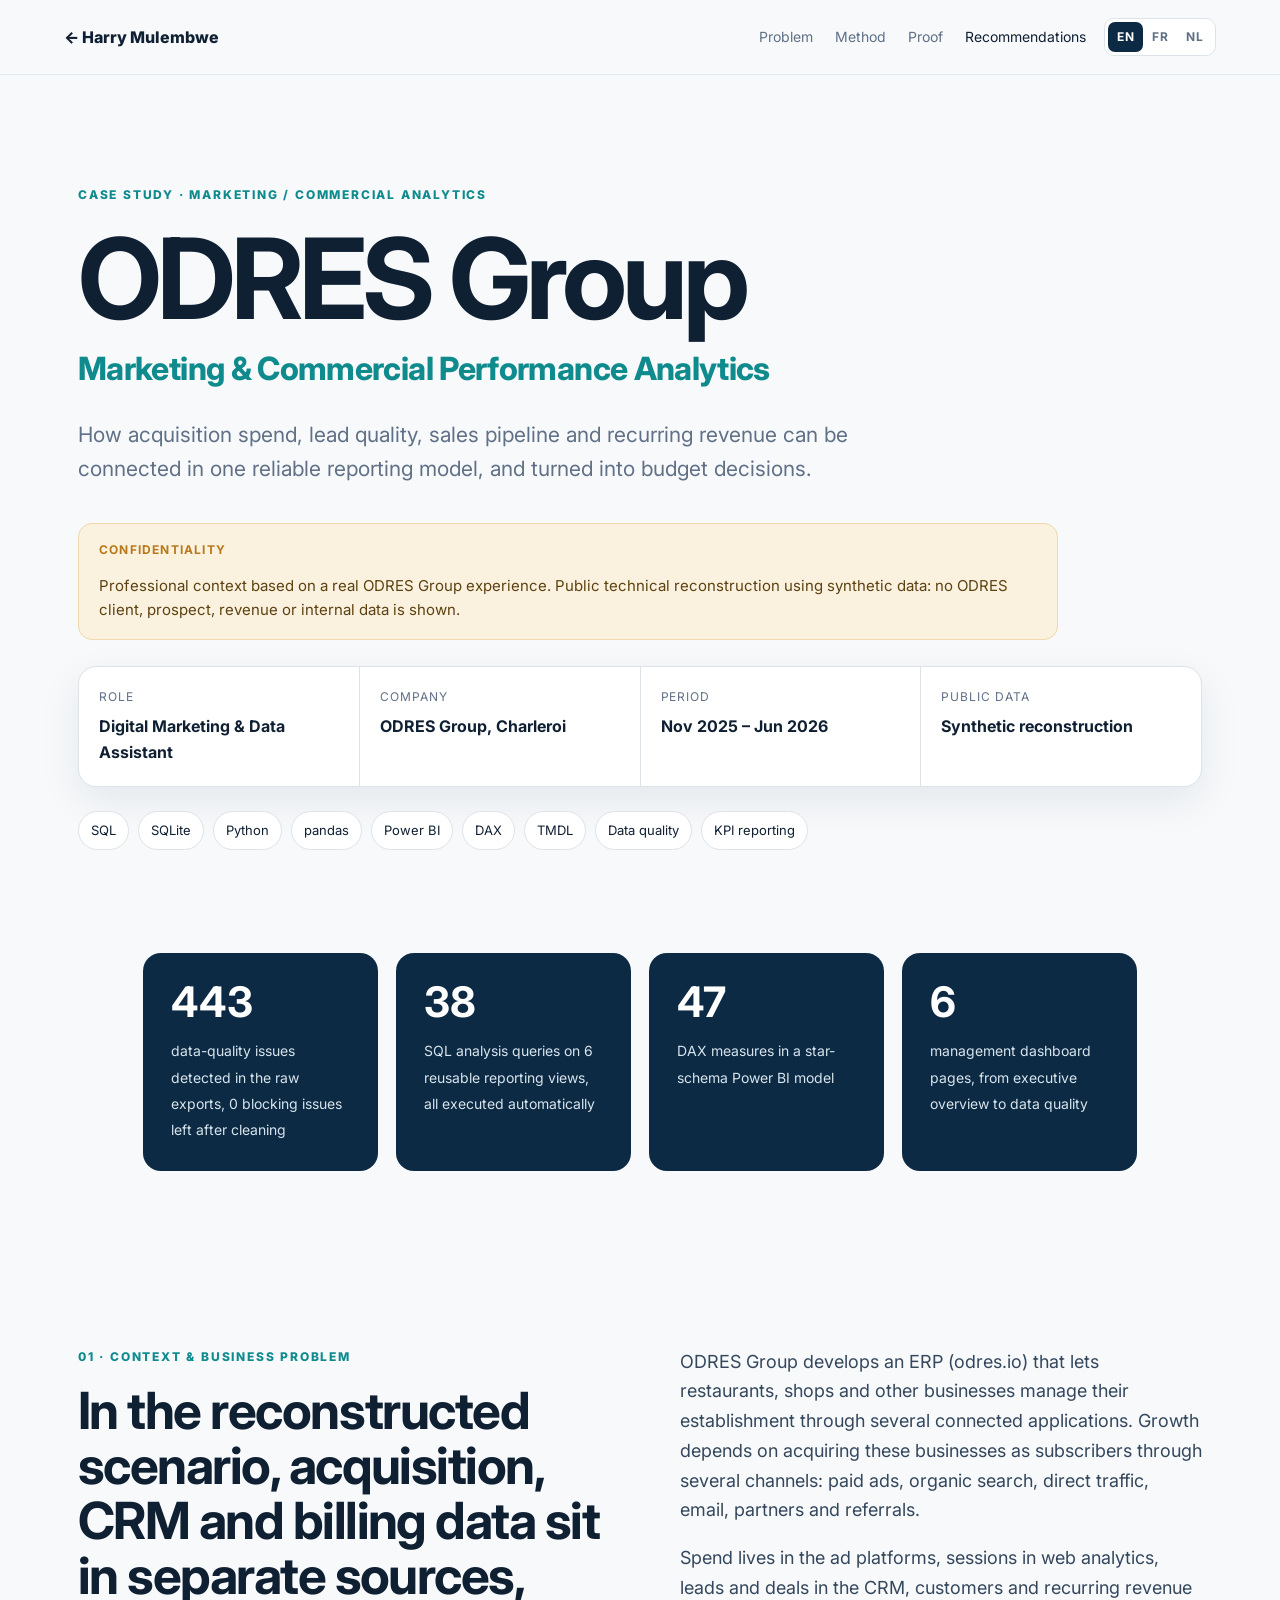
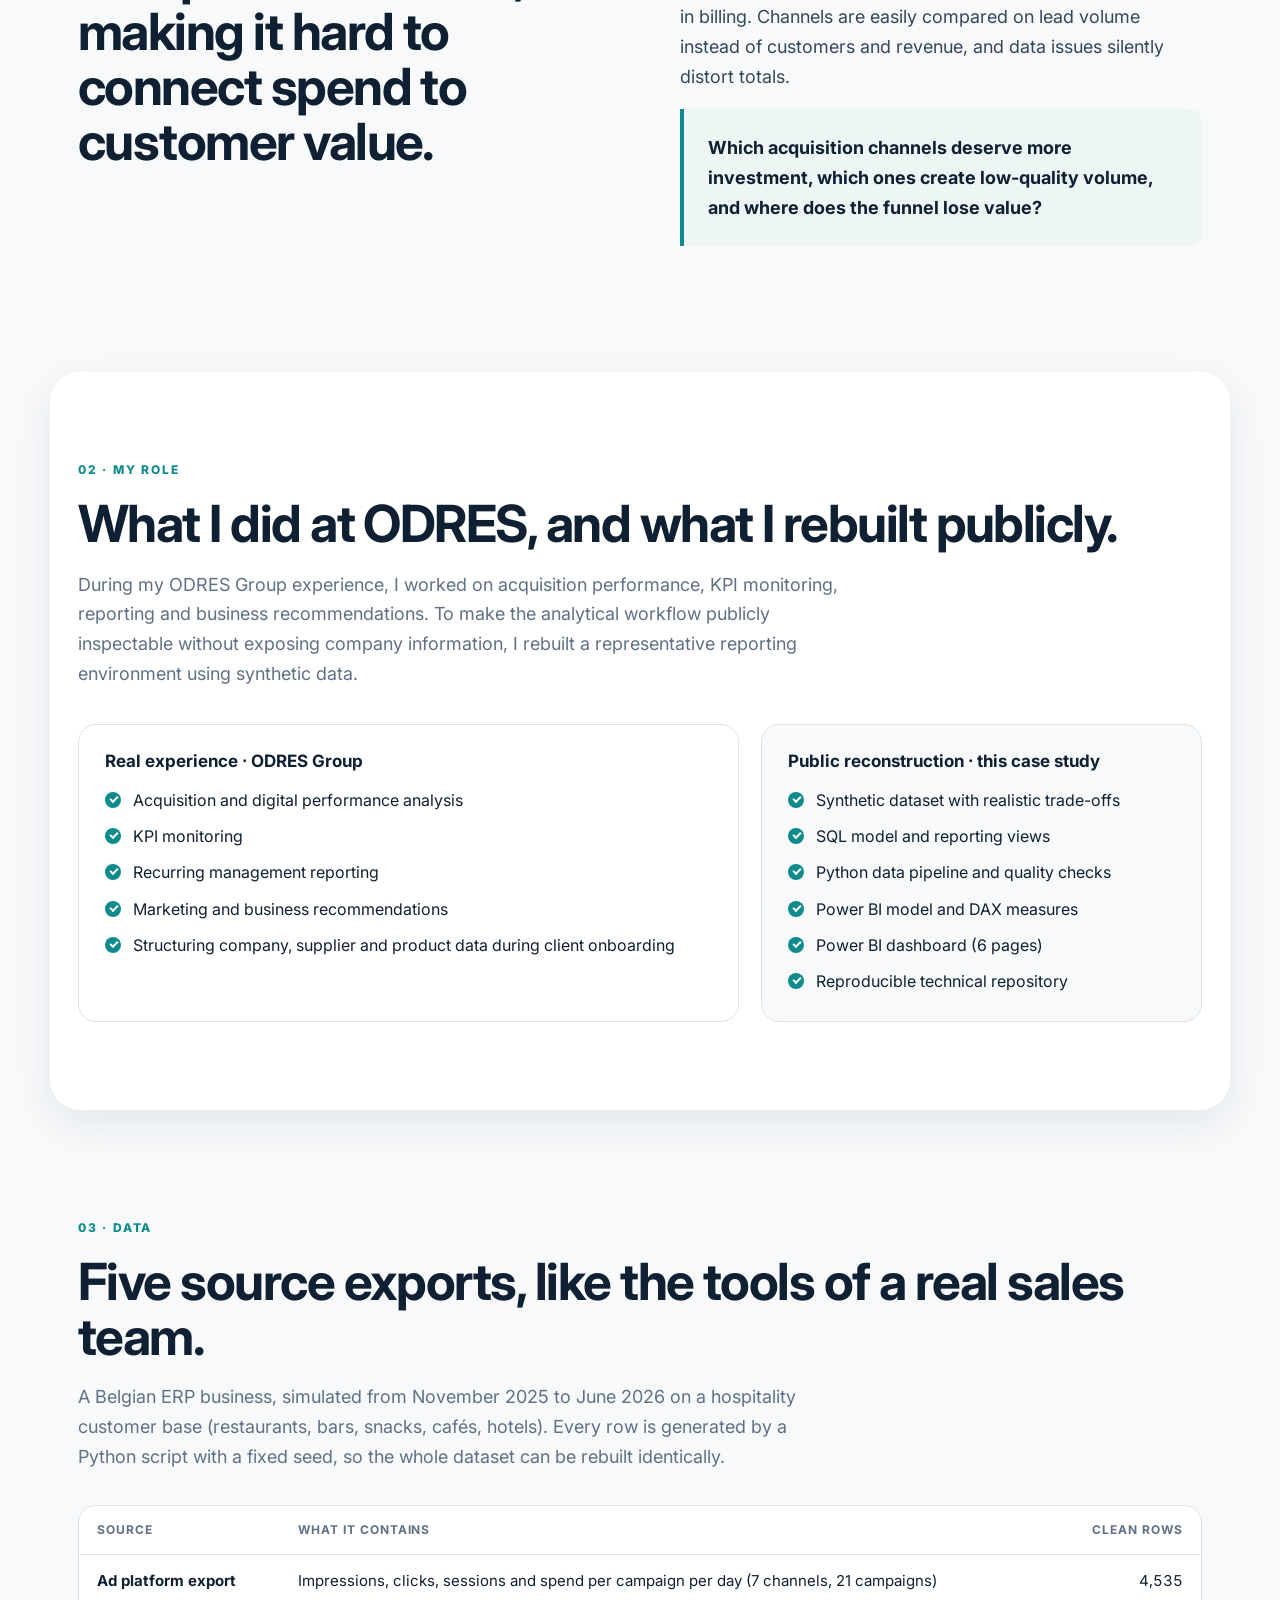
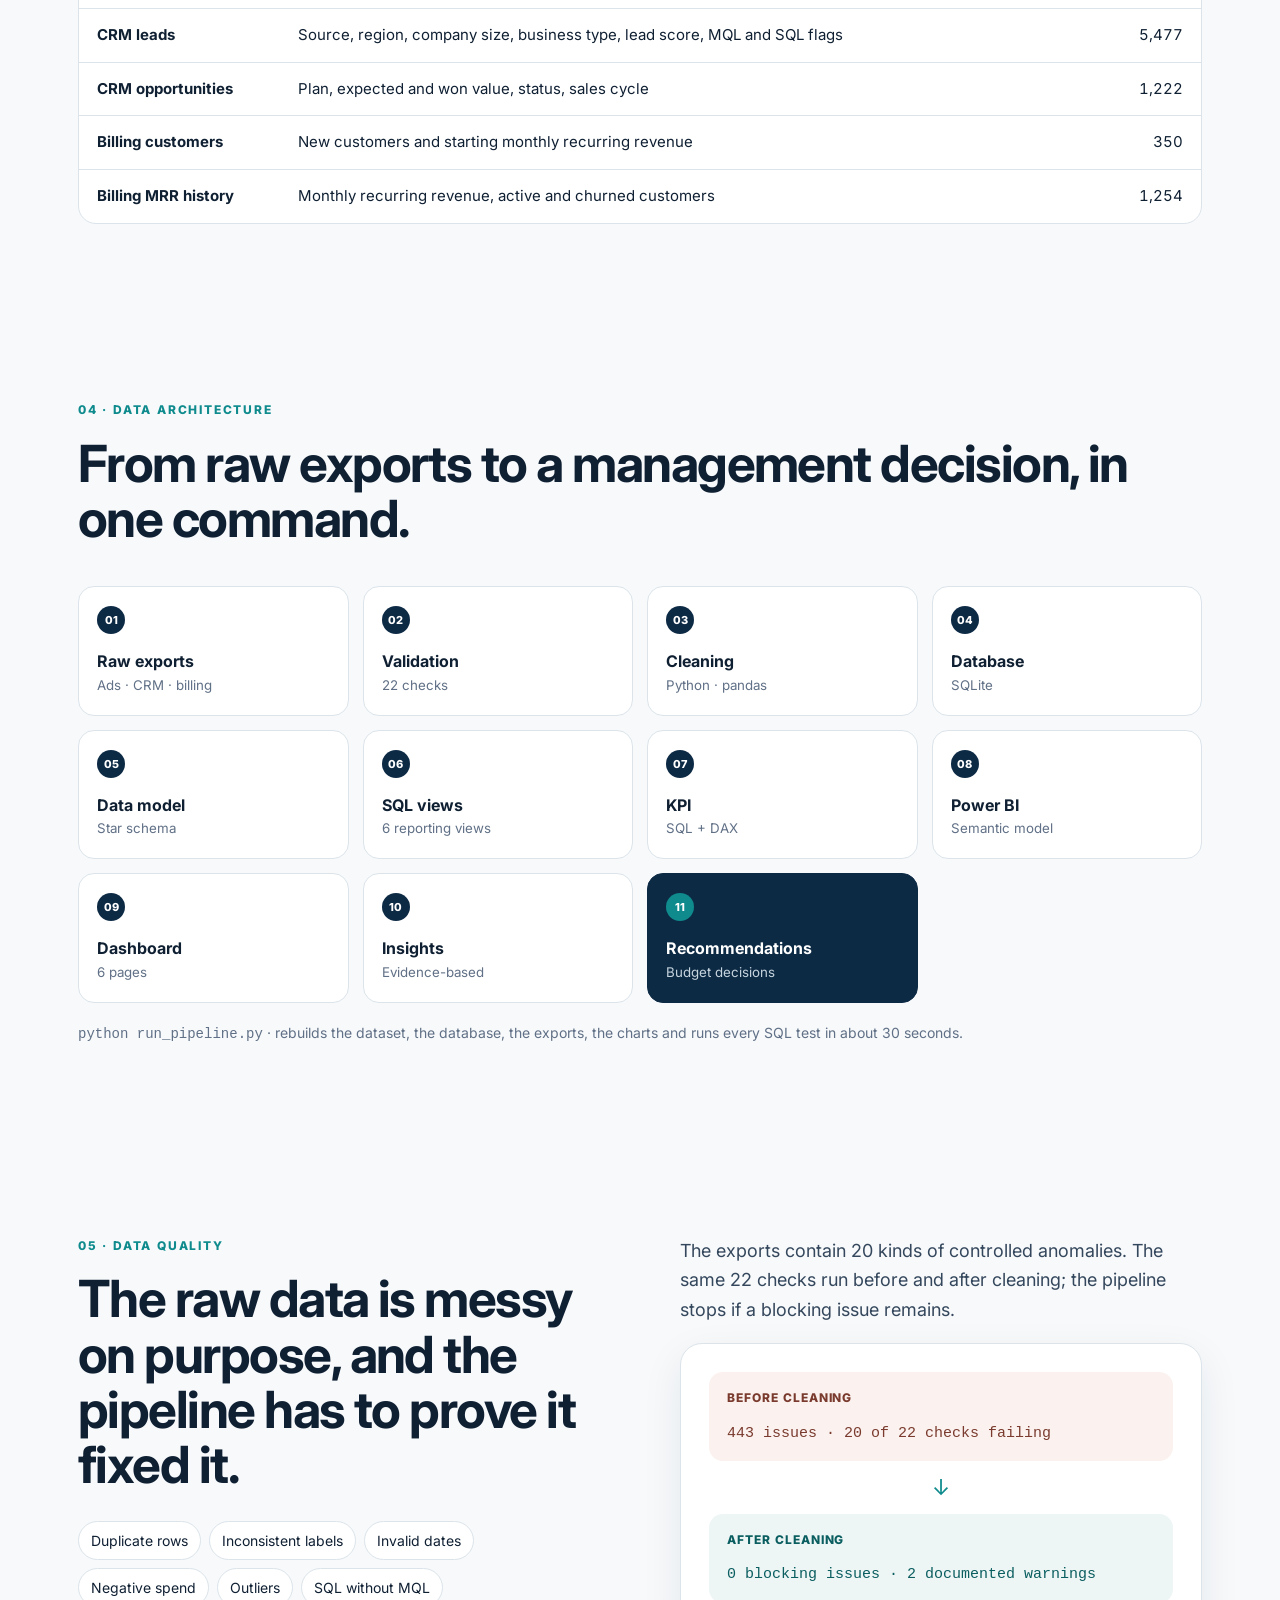
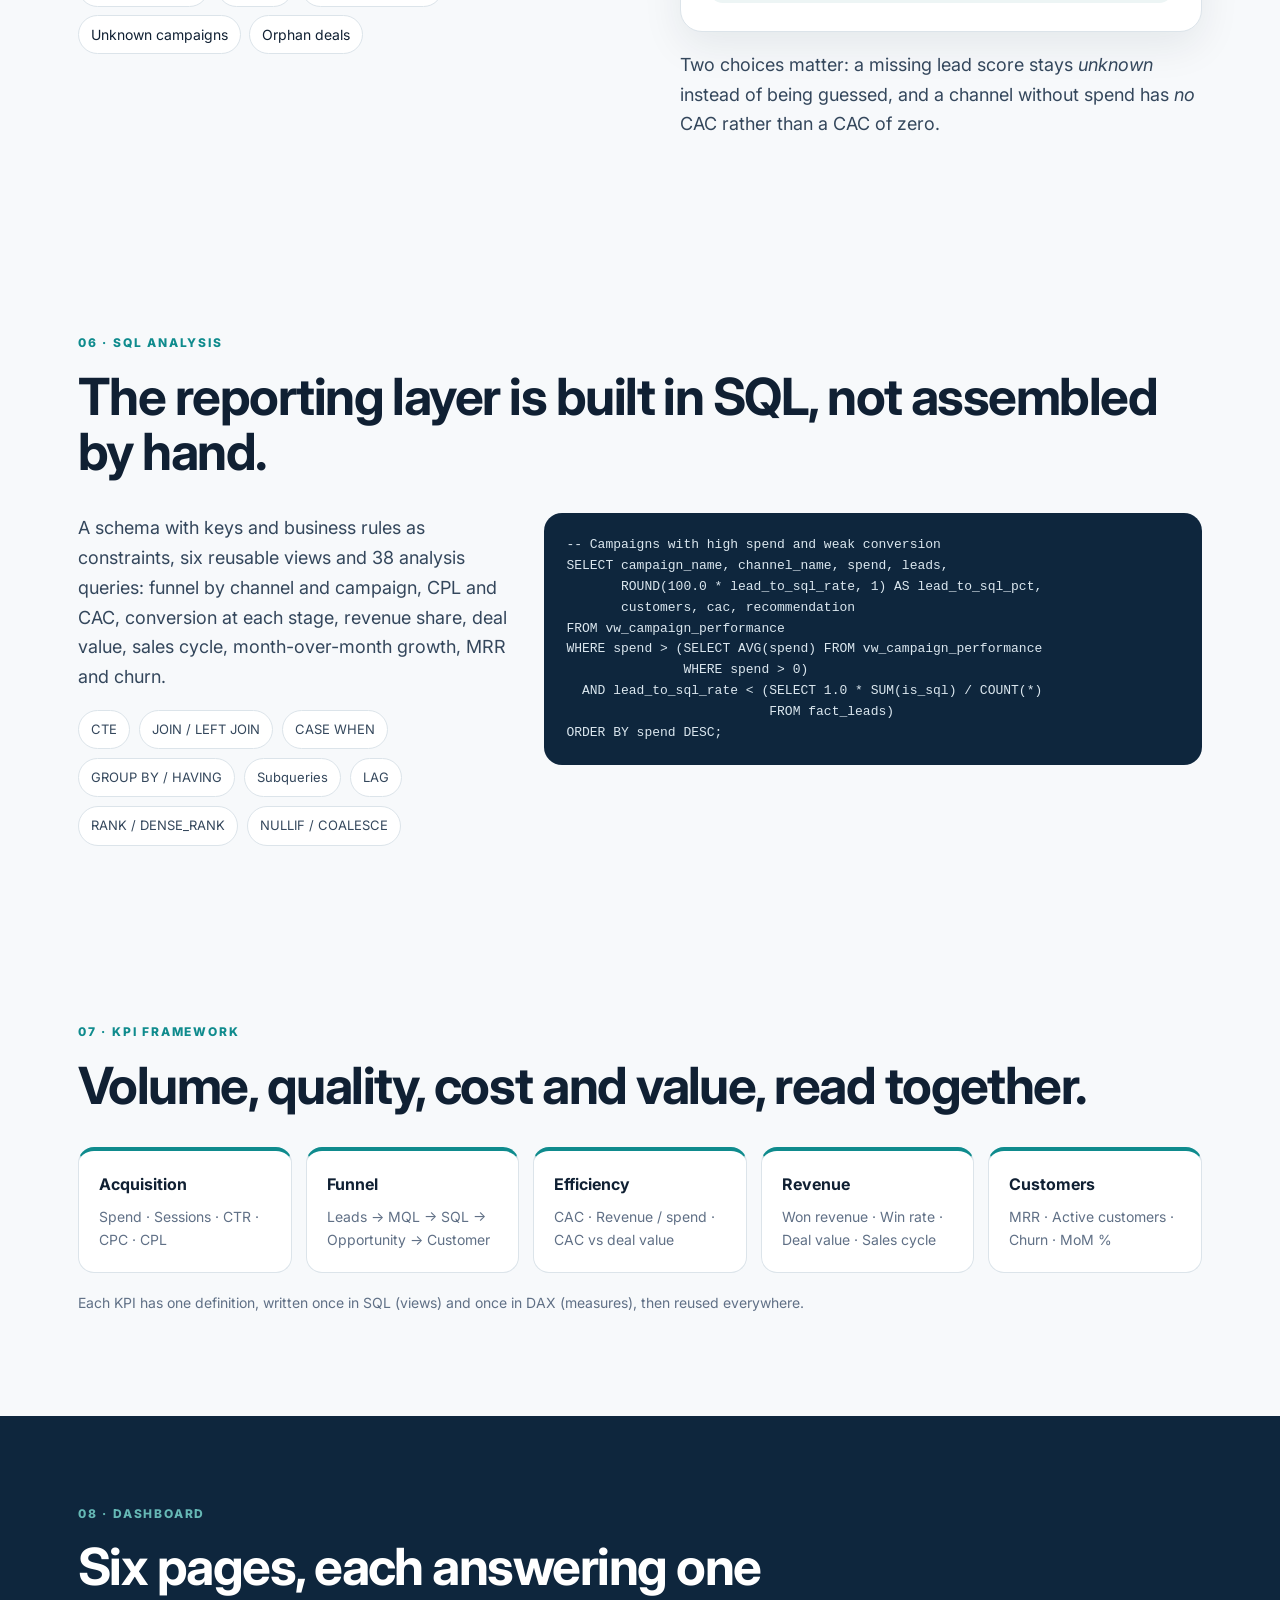
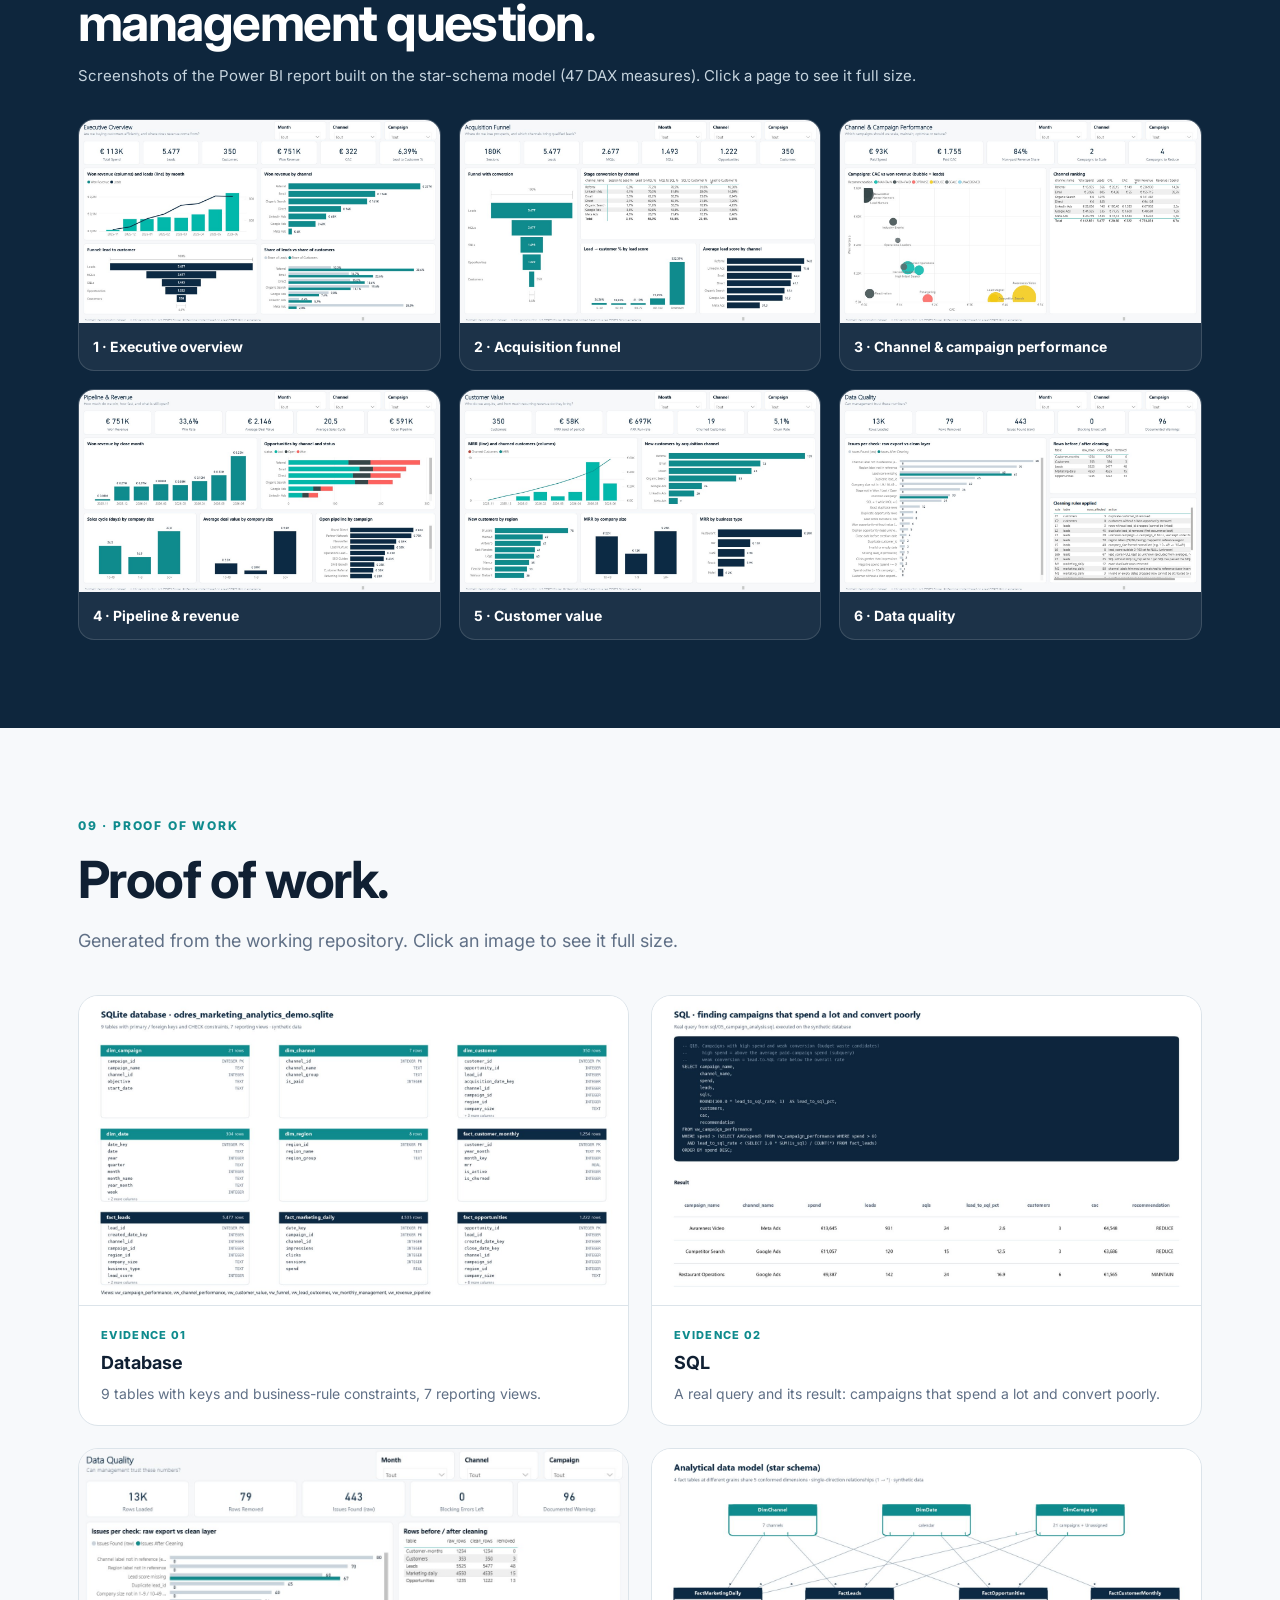
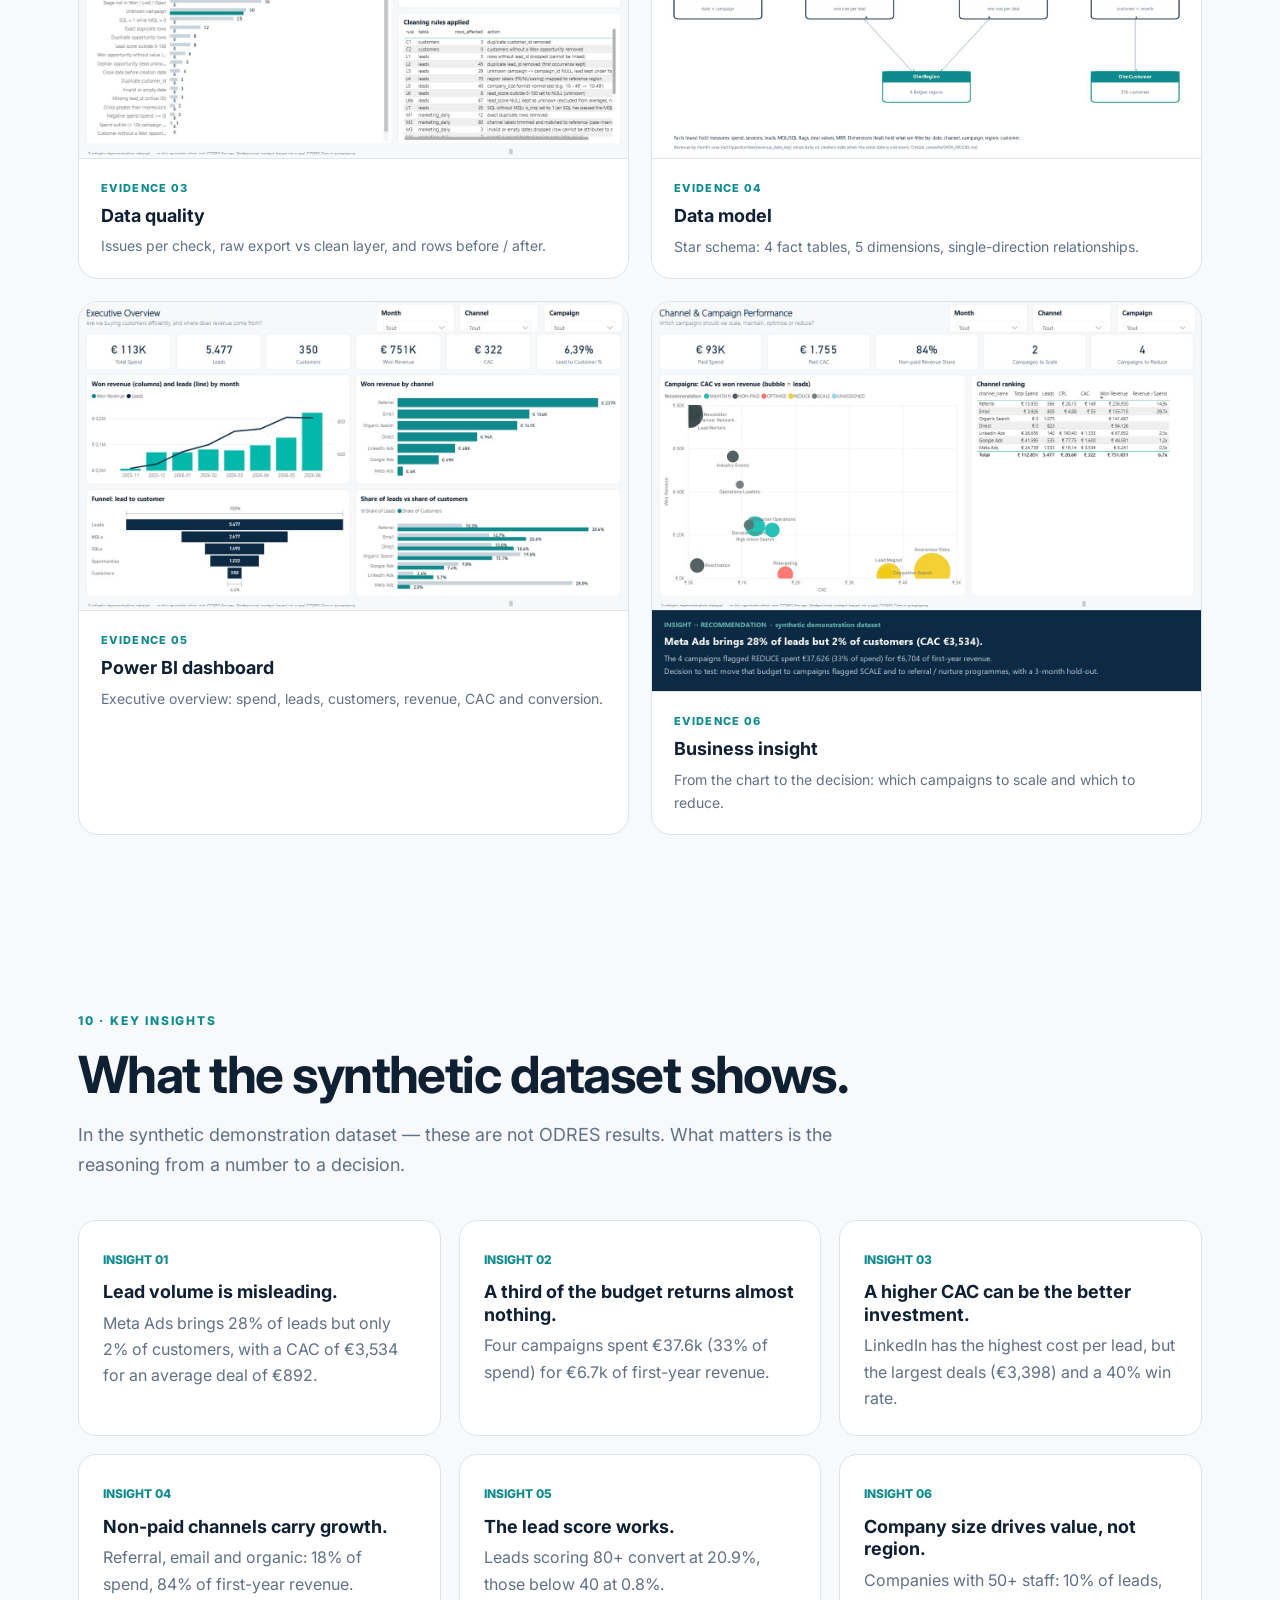
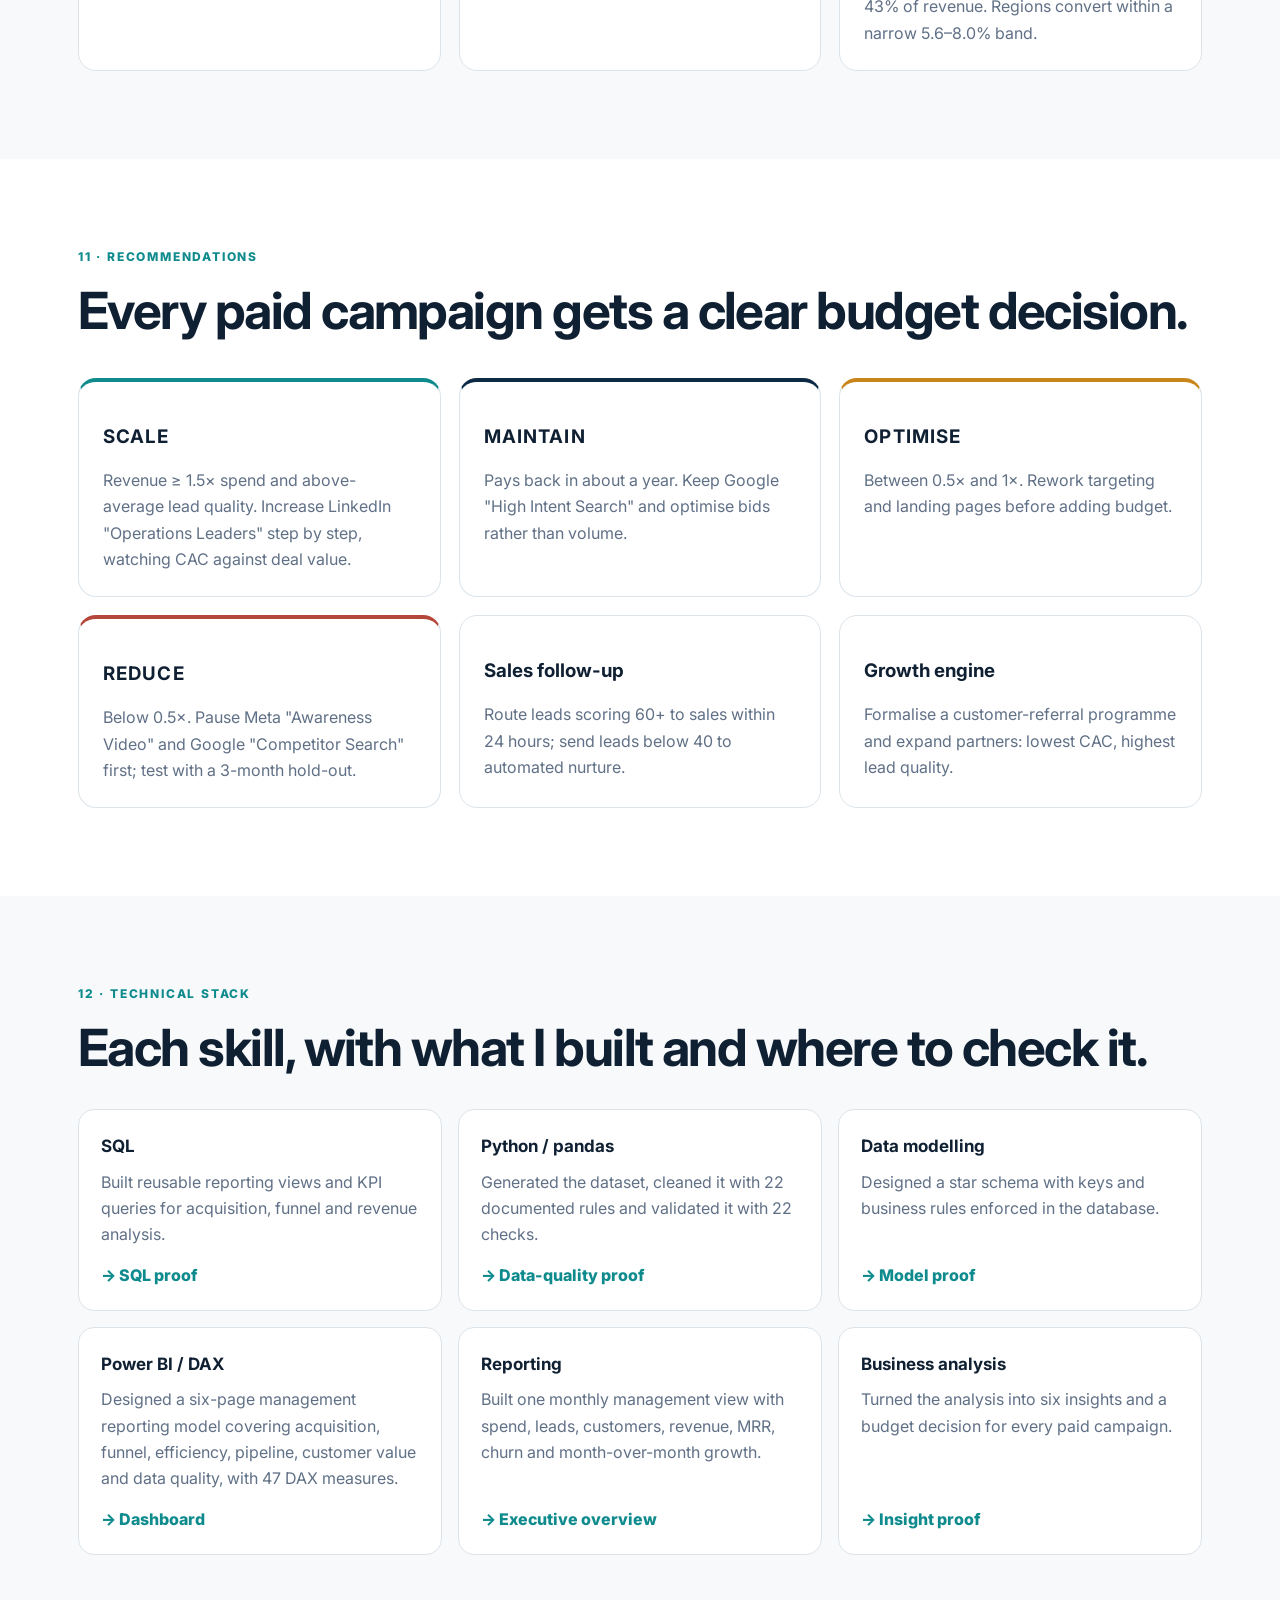
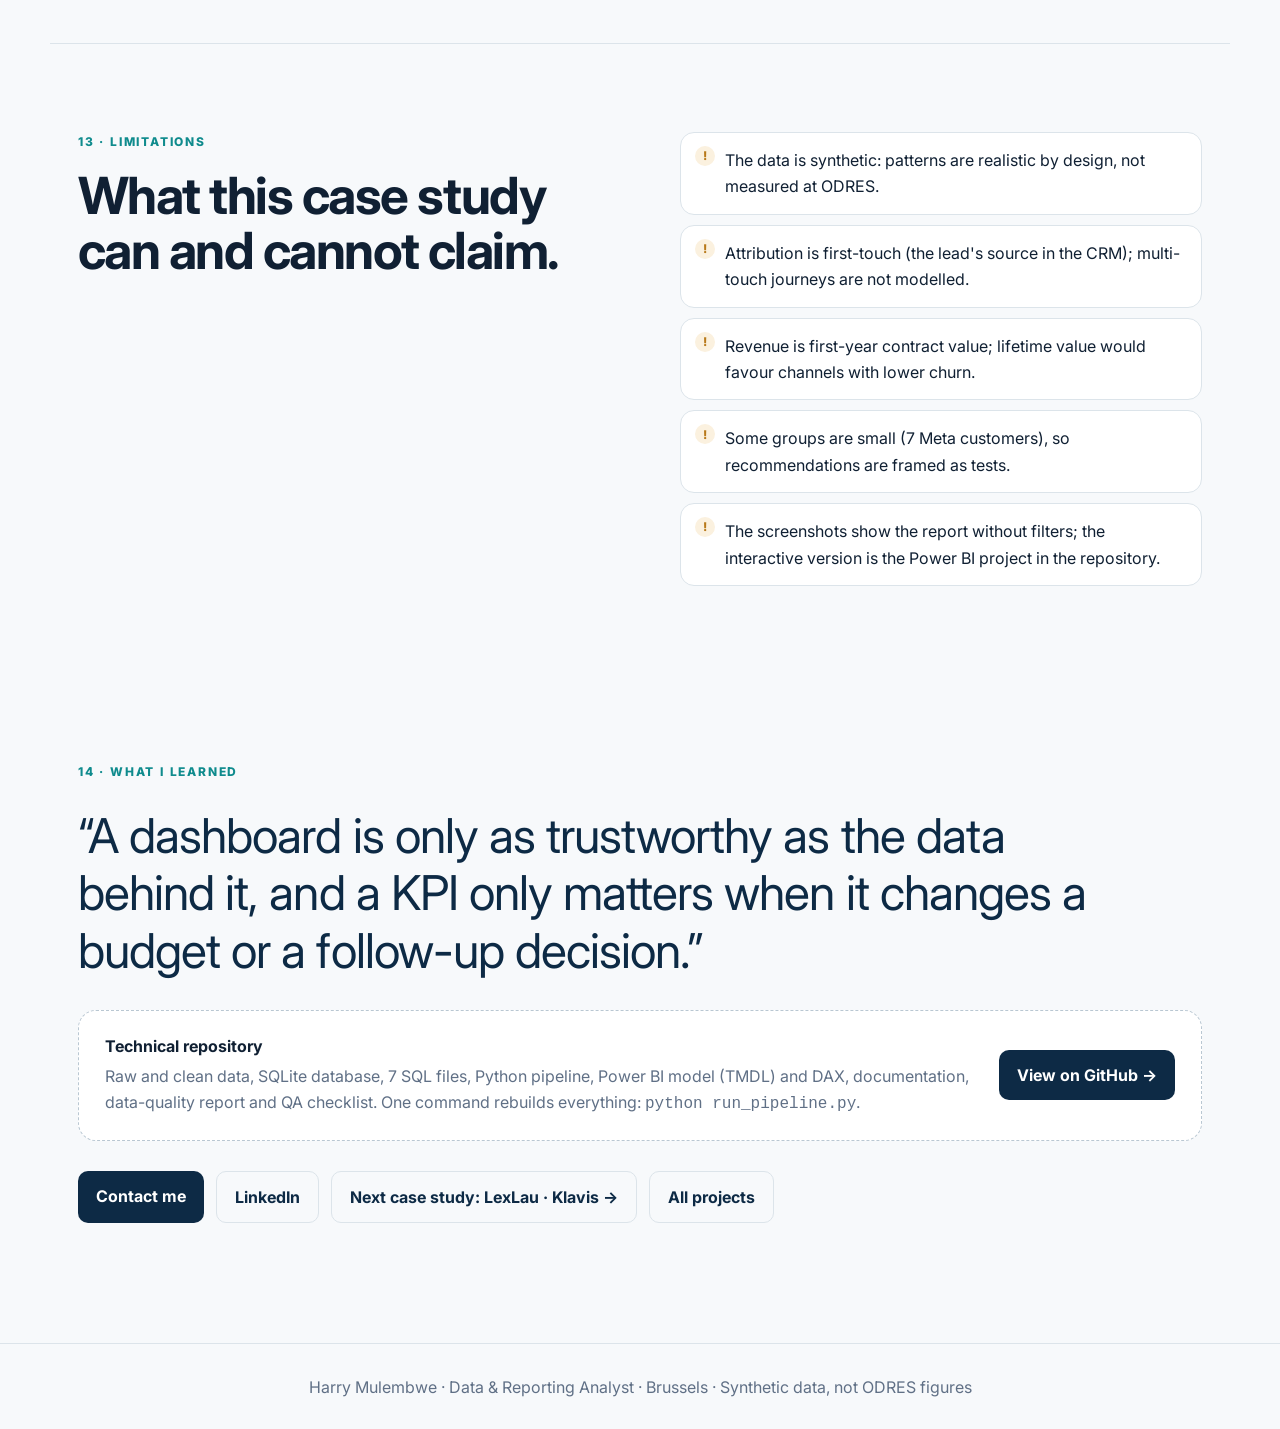
<file: projects/odres/index.html>
<!doctype html>
<html lang="en">
<head>
  <meta charset="utf-8" />
  <meta name="viewport" content="width=device-width, initial-scale=1" />
  <title data-i18n="meta.title">ODRES Case Study | Harry Mulembwe</title>
  <meta name="description" content="Marketing and commercial performance analytics: SQL, Python, data quality, Power BI and business recommendations. Public reconstruction with synthetic data." data-i18n-attr="content:meta.desc" />
  <meta name="theme-color" content="#0d2a45" />
  <link rel="canonical" href="https://harry-mulembwe.vercel.app/projects/odres/" />
  <link rel="alternate" hreflang="en" href="https://harry-mulembwe.vercel.app/projects/odres/?lang=en" />
  <link rel="alternate" hreflang="fr" href="https://harry-mulembwe.vercel.app/projects/odres/?lang=fr" />
  <link rel="alternate" hreflang="nl" href="https://harry-mulembwe.vercel.app/projects/odres/?lang=nl" />
  <link rel="alternate" hreflang="x-default" href="https://harry-mulembwe.vercel.app/projects/odres/" />
  <meta property="og:type" content="website" />
  <meta property="og:site_name" content="Harry Mulembwe" />
  <meta property="og:url" content="https://harry-mulembwe.vercel.app/projects/odres/" />
  <meta property="og:title" content="ODRES Case Study | Harry Mulembwe" />
  <meta property="og:description" content="Marketing and commercial performance analytics: SQL, Python, data quality, Power BI and business recommendations. Public reconstruction with synthetic data." />
  <meta property="og:image" content="https://harry-mulembwe.vercel.app/assets/og/og-odres.jpg" />
  <meta property="og:image:width" content="1200" />
  <meta property="og:image:height" content="630" />
  <meta property="og:image:alt" content="ODRES case study: marketing performance and KPI reporting" />
  <meta property="og:locale" content="en_GB" />
  <meta property="og:locale:alternate" content="fr_BE" />
  <meta property="og:locale:alternate" content="nl_BE" />
  <meta name="twitter:card" content="summary_large_image" />
  <meta name="twitter:title" content="ODRES Case Study | Harry Mulembwe" />
  <meta name="twitter:description" content="Marketing and commercial performance analytics: SQL, Python, data quality, Power BI and business recommendations. Public reconstruction with synthetic data." />
  <meta name="twitter:image" content="https://harry-mulembwe.vercel.app/assets/og/og-odres.jpg" />
  <link rel="icon" href="../../assets/favicon.svg" type="image/svg+xml" />
  <script>
    (function(){var r=document.documentElement,l;r.classList.add('js');
    try{l=new URLSearchParams(location.search).get('lang')||localStorage.getItem('lang')}catch(e){}
    if(!l){var n=(navigator.language||'').slice(0,2).toLowerCase();l=(n==='fr'||n==='nl')?n:'en'}
    if(['en','fr','nl'].indexOf(l)<0)l='en';r.setAttribute('data-lang',l);
    if(l!=='en'){r.classList.add('i18n-pending');setTimeout(function(){r.classList.remove('i18n-pending')},1500)}})();
  </script>
  <link rel="preconnect" href="https://fonts.googleapis.com" />
  <link rel="preconnect" href="https://fonts.gstatic.com" crossorigin />
  <link href="https://fonts.googleapis.com/css2?family=Inter:wght@400;500;600;700;800&display=swap" rel="stylesheet" />
  <link rel="stylesheet" href="styles.css" />
  <link rel="stylesheet" href="../../assets/common.css" />
</head>
<body>
  <div class="progress" aria-hidden="true"></div>
  <header class="topbar">
    <a class="brand" href="../../data/">← <span class="brand-name">Harry Mulembwe</span></a>
    <div class="topbar-right">
      <nav>
        <a href="#problem" data-i18n="nav.problem">Problem</a>
        <a href="#architecture" data-i18n="nav.method">Method</a>
        <a href="#proof" data-i18n="nav.proof">Proof</a>
        <a href="#recommendations" data-i18n="nav.recs">Recommendations</a>
      </nav>
      <div class="lang-switch" role="group" aria-label="Language" data-i18n-attr="aria-label:ui.lang">
        <button type="button" data-lang-btn="en" lang="en" title="English" aria-pressed="true">EN</button>
        <button type="button" data-lang-btn="fr" lang="fr" title="Français" aria-pressed="false">FR</button>
        <button type="button" data-lang-btn="nl" lang="nl" title="Nederlands" aria-pressed="false">NL</button>
      </div>
    </div>
  </header>

  <main id="top">
    <!-- 1 HERO -->
    <section class="hero section">
      <div class="eyebrow" data-i18n="hero.eyebrow">Case study · Marketing / Commercial analytics</div>
      <h1>ODRES Group</h1>
      <p class="hero-sub" data-i18n="hero.sub">Marketing &amp; Commercial Performance Analytics</p>
      <p class="hero-copy" data-i18n="hero.copy">How acquisition spend, lead quality, sales pipeline and recurring revenue can be connected in one reliable reporting model, and turned into budget decisions.</p>
      <p class="disclosure"><b data-i18n="hero.discL">Confidentiality</b><span data-i18n="hero.disc">Professional context based on a real ODRES Group experience. Public technical reconstruction using synthetic data: no ODRES client, prospect, revenue or internal data is shown.</span></p>
      <div class="meta-grid">
        <div><span data-i18n="m.role">Role</span><strong>Digital Marketing &amp; Data Assistant</strong></div>
        <div><span data-i18n="m.company">Company</span><strong>ODRES Group, Charleroi</strong></div>
        <div><span data-i18n="m.period">Period</span><strong data-i18n="m.periodV">Nov 2025 – Jun 2026</strong></div>
        <div><span data-i18n="m.data">Public data</span><strong data-i18n="m.dataV">Synthetic reconstruction</strong></div>
      </div>
      <div class="stack">
        <span>SQL</span><span>SQLite</span><span>Python</span><span>pandas</span><span>Power BI</span><span>DAX</span><span>TMDL</span><span data-i18n="tag.dq">Data quality</span><span data-i18n="tag.kpi">KPI reporting</span>
      </div>
    </section>

    <section class="stats section narrow">
      <article><strong data-i18n="num.443">443</strong><span data-i18n="stat.1">data-quality issues detected in the raw exports, 0 blocking issues left after cleaning</span></article>
      <article><strong>38</strong><span data-i18n="stat.2">SQL analysis queries on 6 reusable reporting views, all executed automatically</span></article>
      <article><strong>47</strong><span data-i18n="stat.3">DAX measures in a star-schema Power BI model</span></article>
      <article><strong>6</strong><span data-i18n="stat.4">management dashboard pages, from executive overview to data quality</span></article>
    </section>

    <!-- 2 CONTEXT + 3 PROBLEM -->
    <section id="problem" class="section split">
      <div>
        <div class="eyebrow" data-i18n="pb.eyebrow">01 · Context &amp; business problem</div>
        <h2 data-i18n="pb.title">In the reconstructed scenario, acquisition, CRM and billing data sit in separate sources, making it hard to connect spend to customer value.</h2>
      </div>
      <div class="prose">
        <p data-i18n="pb.p1">ODRES Group develops an ERP (odres.io) that lets restaurants, shops and other businesses manage their establishment through several connected applications. Growth depends on acquiring these businesses as subscribers through several channels: paid ads, organic search, direct traffic, email, partners and referrals.</p>
        <p data-i18n="pb.p2">Spend lives in the ad platforms, sessions in web analytics, leads and deals in the CRM, customers and recurring revenue in billing. Channels are easily compared on lead volume instead of customers and revenue, and data issues silently distort totals.</p>
        <p class="question" data-i18n="pb.q">Which acquisition channels deserve more investment, which ones create low-quality volume, and where does the funnel lose value?</p>
      </div>
    </section>

    <!-- 4 MY ROLE -->
    <section id="role" class="section role-card">
      <div class="eyebrow" data-i18n="ro.eyebrow">02 · My role</div>
      <h2 data-i18n="ro.title">What I did at ODRES, and what I rebuilt publicly.</h2>
      <p class="lead-p" data-i18n="ro.p">During my ODRES Group experience, I worked on acquisition performance, KPI monitoring, reporting and business recommendations. To make the analytical workflow publicly inspectable without exposing company information, I rebuilt a representative reporting environment using synthetic data.</p>
      <div class="contrib-split">
        <div>
          <h3 data-i18n="ro.realT">Real experience · ODRES Group</h3>
          <ul class="ticks">
            <li data-i18n="ro.r1">Acquisition and digital performance analysis</li>
            <li data-i18n="ro.r2">KPI monitoring</li>
            <li data-i18n="ro.r3">Recurring management reporting</li>
            <li data-i18n="ro.r4">Marketing and business recommendations</li>
            <li data-i18n="ro.r5">Structuring company, supplier and product data during client onboarding</li>
          </ul>
        </div>
        <div class="shared">
          <h3 data-i18n="ro.pubT">Public reconstruction · this case study</h3>
          <ul class="ticks">
            <li data-i18n="ro.p1">Synthetic dataset with realistic trade-offs</li>
            <li data-i18n="ro.p2">SQL model and reporting views</li>
            <li data-i18n="ro.p3">Python data pipeline and quality checks</li>
            <li data-i18n="ro.p4">Power BI model and DAX measures</li>
            <li data-i18n="ro.p5">Power BI dashboard (6 pages)</li>
            <li data-i18n="ro.p6">Reproducible technical repository</li>
          </ul>
        </div>
      </div>
    </section>

    <!-- 5 DATA -->
    <section id="data" class="section">
      <div class="eyebrow" data-i18n="da.eyebrow">03 · Data</div>
      <h2 data-i18n="da.title">Five source exports, like the tools of a real sales team.</h2>
      <p class="lead-p" data-i18n="da.p">A Belgian ERP business, simulated from November 2025 to June 2026 on a hospitality customer base (restaurants, bars, snacks, cafés, hotels). Every row is generated by a Python script with a fixed seed, so the whole dataset can be rebuilt identically.</p>
      <div class="table-wrap">
        <table class="data-table">
          <thead><tr><th data-i18n="da.th1">Source</th><th data-i18n="da.th2">What it contains</th><th data-i18n="da.th3">Clean rows</th></tr></thead>
          <tbody>
            <tr><td data-i18n="da.s1">Ad platform export</td><td data-i18n="da.c1">Impressions, clicks, sessions and spend per campaign per day (7 channels, 21 campaigns)</td><td>4,535</td></tr>
            <tr><td data-i18n="da.s2">CRM leads</td><td data-i18n="da.c2">Source, region, company size, business type, lead score, MQL and SQL flags</td><td>5,477</td></tr>
            <tr><td data-i18n="da.s3">CRM opportunities</td><td data-i18n="da.c3">Plan, expected and won value, status, sales cycle</td><td>1,222</td></tr>
            <tr><td data-i18n="da.s4">Billing customers</td><td data-i18n="da.c4">New customers and starting monthly recurring revenue</td><td>350</td></tr>
            <tr><td data-i18n="da.s5">Billing MRR history</td><td data-i18n="da.c5">Monthly recurring revenue, active and churned customers</td><td>1,254</td></tr>
          </tbody>
        </table>
      </div>
    </section>

    <!-- 6 ARCHITECTURE -->
    <section id="architecture" class="section">
      <div class="eyebrow" data-i18n="ar.eyebrow">04 · Data architecture</div>
      <h2 data-i18n="ar.title">From raw exports to a management decision, in one command.</h2>
      <ol class="chain">
        <li><span>01</span><b data-i18n="ar.1">Raw exports</b><small data-i18n="ar.1s">Ads · CRM · billing</small></li>
        <li><span>02</span><b data-i18n="ar.2">Validation</b><small data-i18n="ar.2s">22 checks</small></li>
        <li><span>03</span><b data-i18n="ar.3">Cleaning</b><small>Python · pandas</small></li>
        <li><span>04</span><b data-i18n="ar.4">Database</b><small>SQLite</small></li>
        <li><span>05</span><b data-i18n="ar.5">Data model</b><small data-i18n="ar.5s">Star schema</small></li>
        <li><span>06</span><b data-i18n="ar.6">SQL views</b><small data-i18n="ar.6s">6 reporting views</small></li>
        <li><span>07</span><b>KPI</b><small data-i18n="ar.7s">SQL + DAX</small></li>
        <li><span>08</span><b>Power BI</b><small data-i18n="ar.8s">Semantic model</small></li>
        <li><span>09</span><b data-i18n="ar.9">Dashboard</b><small data-i18n="ar.9s">6 pages</small></li>
        <li><span>10</span><b data-i18n="ar.10">Insights</b><small data-i18n="ar.10s">Evidence-based</small></li>
        <li class="last"><span>11</span><b data-i18n="ar.11">Recommendations</b><small data-i18n="ar.11s">Budget decisions</small></li>
      </ol>
      <p class="note"><code>python run_pipeline.py</code> · <span data-i18n="ar.note">rebuilds the dataset, the database, the exports, the charts and runs every SQL test in about 30 seconds.</span></p>
    </section>

    <!-- 7 DATA QUALITY -->
    <section id="quality" class="section split">
      <div>
        <div class="eyebrow" data-i18n="dq.eyebrow">05 · Data quality</div>
        <h2 data-i18n="dq.title">The raw data is messy on purpose, and the pipeline has to prove it fixed it.</h2>
        <ul class="clean-list">
          <li data-i18n="dq.a1">Duplicate rows</li>
          <li data-i18n="dq.a2">Inconsistent labels</li>
          <li data-i18n="dq.a3">Invalid dates</li>
          <li data-i18n="dq.a4">Negative spend</li>
          <li data-i18n="dq.a5">Outliers</li>
          <li data-i18n="dq.a6">SQL without MQL</li>
          <li data-i18n="dq.a7">Unknown campaigns</li>
          <li data-i18n="dq.a8">Orphan deals</li>
        </ul>
      </div>
      <div class="prose">
        <p data-i18n="dq.p1">The exports contain 20 kinds of controlled anomalies. The same 22 checks run before and after cleaning; the pipeline stops if a blocking issue remains.</p>
        <div class="before-after">
          <div class="ba raw"><span data-i18n="dq.before">Before cleaning</span><code data-i18n="dq.beforeV">443 issues · 20 of 22 checks failing</code></div>
          <div class="ba-arrow" aria-hidden="true">↓</div>
          <div class="ba clean"><span data-i18n="dq.after">After cleaning</span><code data-i18n="dq.afterV">0 blocking issues · 2 documented warnings</code></div>
        </div>
        <p data-i18n="dq.p2">Two choices matter: a missing lead score stays <em>unknown</em> instead of being guessed, and a channel without spend has <em>no</em> CAC rather than a CAC of zero.</p>
      </div>
    </section>

    <!-- 8 SQL -->
    <section id="sql" class="section">
      <div class="eyebrow" data-i18n="sq.eyebrow">06 · SQL analysis</div>
      <h2 data-i18n="sq.title">The reporting layer is built in SQL, not assembled by hand.</h2>
      <div class="sql-grid">
        <div class="prose">
          <p data-i18n="sq.p1">A schema with keys and business rules as constraints, six reusable views and 38 analysis queries: funnel by channel and campaign, CPL and CAC, conversion at each stage, revenue share, deal value, sales cycle, month-over-month growth, MRR and churn.</p>
          <div class="stack"><span>CTE</span><span>JOIN / LEFT JOIN</span><span>CASE WHEN</span><span>GROUP BY / HAVING</span><span data-i18n="sq.t1">Subqueries</span><span>LAG</span><span>RANK / DENSE_RANK</span><span>NULLIF / COALESCE</span></div>
        </div>
        <pre class="code-shot sql-snippet">-- Campaigns with high spend and weak conversion
SELECT campaign_name, channel_name, spend, leads,
       ROUND(100.0 * lead_to_sql_rate, 1) AS lead_to_sql_pct,
       customers, cac, recommendation
FROM vw_campaign_performance
WHERE spend > (SELECT AVG(spend) FROM vw_campaign_performance
               WHERE spend > 0)
  AND lead_to_sql_rate < (SELECT 1.0 * SUM(is_sql) / COUNT(*)
                          FROM fact_leads)
ORDER BY spend DESC;</pre>
      </div>
    </section>

    <!-- 9 KPI FRAMEWORK -->
    <section id="kpi" class="section">
      <div class="eyebrow" data-i18n="kp.eyebrow">07 · KPI framework</div>
      <h2 data-i18n="kp.title">Volume, quality, cost and value, read together.</h2>
      <div class="kpi-grid">
        <article><b data-i18n="kp.1t">Acquisition</b><p>Spend · Sessions · CTR · CPC · CPL</p></article>
        <article><b data-i18n="kp.2t">Funnel</b><p>Leads → MQL → SQL → <span data-i18n="kp.opp">Opportunity</span> → <span data-i18n="kp.cust">Customer</span></p></article>
        <article><b data-i18n="kp.3t">Efficiency</b><p>CAC · <span data-i18n="kp.rs">Revenue / spend</span> · <span data-i18n="kp.dv">CAC vs deal value</span></p></article>
        <article><b data-i18n="kp.4t">Revenue</b><p><span data-i18n="kp.wr">Won revenue</span> · <span data-i18n="kp.win">Win rate</span> · <span data-i18n="kp.deal">Deal value</span> · <span data-i18n="kp.cyc">Sales cycle</span></p></article>
        <article><b data-i18n="kp.5t">Customers</b><p>MRR · <span data-i18n="kp.act">Active customers</span> · Churn · MoM %</p></article>
      </div>
      <p class="note" data-i18n="kp.note">Each KPI has one definition, written once in SQL (views) and once in DAX (measures), then reused everywhere.</p>
    </section>

    <!-- 10 DASHBOARD -->
    <section id="dashboard" class="section findings">
      <div class="eyebrow" data-i18n="db.eyebrow">08 · Dashboard</div>
      <h2 data-i18n="db.title">Six pages, each answering one management question.</h2>
      <p class="proto-note" data-i18n="db.note">Screenshots of the Power BI report built on the star-schema model (47 DAX measures). Click a page to see it full size.</p>
      <div class="dash-gallery">
        <a href="proof/powerbi_01_executive_overview.jpg" target="_blank" rel="noopener"><img src="proof/powerbi_01_executive_overview.jpg" alt="Power BI report: executive overview" loading="lazy" width="1288" height="724" /><span data-i18n="db.1">1 · Executive overview</span></a>
        <a href="proof/powerbi_02_acquisition_funnel.jpg" target="_blank" rel="noopener"><img src="proof/powerbi_02_acquisition_funnel.jpg" alt="Power BI report: acquisition funnel" loading="lazy" width="1288" height="724" /><span data-i18n="db.2">2 · Acquisition funnel</span></a>
        <a href="proof/powerbi_03_channel_campaign_performance.jpg" target="_blank" rel="noopener"><img src="proof/powerbi_03_channel_campaign_performance.jpg" alt="Power BI report: channel and campaign performance" loading="lazy" width="1288" height="724" /><span data-i18n="db.3">3 · Channel &amp; campaign performance</span></a>
        <a href="proof/powerbi_04_pipeline_revenue.jpg" target="_blank" rel="noopener"><img src="proof/powerbi_04_pipeline_revenue.jpg" alt="Power BI report: pipeline and revenue" loading="lazy" width="1288" height="724" /><span data-i18n="db.4">4 · Pipeline &amp; revenue</span></a>
        <a href="proof/powerbi_05_customer_value.jpg" target="_blank" rel="noopener"><img src="proof/powerbi_05_customer_value.jpg" alt="Power BI report: customer value" loading="lazy" width="1288" height="724" /><span data-i18n="db.5">5 · Customer value</span></a>
        <a href="proof/powerbi_06_data_quality.jpg" target="_blank" rel="noopener"><img src="proof/powerbi_06_data_quality.jpg" alt="Power BI report: data quality" loading="lazy" width="1288" height="724" /><span data-i18n="db.6">6 · Data quality</span></a>
      </div>
    </section>

    <!-- 11 PROOF OF WORK -->
    <section id="proof" class="section">
      <div class="eyebrow" data-i18n="pw.eyebrow">09 · Proof of work</div>
      <h2 data-i18n="pw.title">Proof of work.</h2>
      <p class="lead-p" data-i18n="pw.p">Generated from the working repository. Click an image to see it full size.</p>
      <div class="evidence-grid">
        <figure class="evidence" id="ev1">
          <a class="shot" href="proof/proof_01_database.jpg" target="_blank" rel="noopener"><img src="proof/proof_01_database.jpg" alt="SQLite database tables" loading="lazy" width="1600" height="900" /></a>
          <figcaption><span class="ev-n" data-i18n="pw.e1n">Evidence 01</span><b data-i18n="pw.e1t">Database</b><span data-i18n="pw.e1p">9 tables with keys and business-rule constraints, 7 reporting views.</span></figcaption>
        </figure>
        <figure class="evidence" id="ev2">
          <a class="shot" href="proof/proof_02_sql.jpg" target="_blank" rel="noopener"><img src="proof/proof_02_sql.jpg" alt="SQL query and its result" loading="lazy" width="1600" height="900" /></a>
          <figcaption><span class="ev-n" data-i18n="pw.e2n">Evidence 02</span><b>SQL</b><span data-i18n="pw.e2p">A real query and its result: campaigns that spend a lot and convert poorly.</span></figcaption>
        </figure>
        <figure class="evidence" id="ev3">
          <a class="shot" href="proof/proof_03_data_quality.jpg" target="_blank" rel="noopener"><img src="proof/proof_03_data_quality.jpg" alt="Data quality before and after cleaning" loading="lazy" width="1288" height="724" /></a>
          <figcaption><span class="ev-n" data-i18n="pw.e3n">Evidence 03</span><b data-i18n="pw.e3t">Data quality</b><span data-i18n="pw.e3p">Issues per check, raw export vs clean layer, and rows before / after.</span></figcaption>
        </figure>
        <figure class="evidence" id="ev4">
          <a class="shot" href="proof/proof_04_model.jpg" target="_blank" rel="noopener"><img src="proof/proof_04_model.jpg" alt="Star-schema data model" loading="lazy" width="1600" height="900" /></a>
          <figcaption><span class="ev-n" data-i18n="pw.e4n">Evidence 04</span><b data-i18n="pw.e4t">Data model</b><span data-i18n="pw.e4p">Star schema: 4 fact tables, 5 dimensions, single-direction relationships.</span></figcaption>
        </figure>
        <figure class="evidence" id="ev5">
          <a class="shot" href="proof/proof_05_powerbi.jpg" target="_blank" rel="noopener"><img src="proof/proof_05_powerbi.jpg" alt="Power BI report: executive overview" loading="lazy" width="1288" height="724" /></a>
          <figcaption><span class="ev-n" data-i18n="pw.e5n">Evidence 05</span><b data-i18n="pw.e5t">Power BI dashboard</b><span data-i18n="pw.e5p">Executive overview: spend, leads, customers, revenue, CAC and conversion.</span></figcaption>
        </figure>
        <figure class="evidence" id="ev6">
          <a class="shot" href="proof/proof_06_business_insight.jpg" target="_blank" rel="noopener"><img src="proof/proof_06_business_insight.jpg" alt="Business insight with recommendation" loading="lazy" width="1288" height="914" /></a>
          <figcaption><span class="ev-n" data-i18n="pw.e6n">Evidence 06</span><b data-i18n="pw.e6t">Business insight</b><span data-i18n="pw.e6p">From the chart to the decision: which campaigns to scale and which to reduce.</span></figcaption>
        </figure>
      </div>
    </section>

    <!-- 12 INSIGHTS -->
    <section id="insights" class="section">
      <div class="eyebrow" data-i18n="in.eyebrow">10 · Key insights</div>
      <h2 data-i18n="in.title">What the synthetic dataset shows.</h2>
      <p class="lead-p" data-i18n="in.p">In the synthetic demonstration dataset — these are not ODRES results. What matters is the reasoning from a number to a decision.</p>
      <div class="insights-grid six">
        <article><span data-i18n="in.1n">Insight 01</span><h3 data-i18n="in.1t">Lead volume is misleading.</h3><p data-i18n="in.1p">Meta Ads brings 28% of leads but only 2% of customers, with a CAC of €3,534 for an average deal of €892.</p></article>
        <article><span data-i18n="in.2n">Insight 02</span><h3 data-i18n="in.2t">A third of the budget returns almost nothing.</h3><p data-i18n="in.2p">Four campaigns spent €37.6k (33% of spend) for €6.7k of first-year revenue.</p></article>
        <article><span data-i18n="in.3n">Insight 03</span><h3 data-i18n="in.3t">A higher CAC can be the better investment.</h3><p data-i18n="in.3p">LinkedIn has the highest cost per lead, but the largest deals (€3,398) and a 40% win rate.</p></article>
        <article><span data-i18n="in.4n">Insight 04</span><h3 data-i18n="in.4t">Non-paid channels carry growth.</h3><p data-i18n="in.4p">Referral, email and organic: 18% of spend, 84% of first-year revenue.</p></article>
        <article><span data-i18n="in.5n">Insight 05</span><h3 data-i18n="in.5t">The lead score works.</h3><p data-i18n="in.5p">Leads scoring 80+ convert at 20.9%, those below 40 at 0.8%.</p></article>
        <article><span data-i18n="in.6n">Insight 06</span><h3 data-i18n="in.6t">Company size drives value, not region.</h3><p data-i18n="in.6p">Companies with 50+ staff: 10% of leads, 43% of revenue. Regions convert within a narrow 5.6–8.0% band.</p></article>
      </div>
    </section>

    <!-- 13 RECOMMENDATIONS -->
    <section id="recommendations" class="section recommendations">
      <div class="eyebrow" data-i18n="re.eyebrow">11 · Recommendations</div>
      <h2 data-i18n="re.title">Every paid campaign gets a clear budget decision.</h2>
      <div class="rec-grid">
        <article class="rec scale"><h3>SCALE</h3><p data-i18n="re.1">Revenue ≥ 1.5× spend and above-average lead quality. Increase LinkedIn "Operations Leaders" step by step, watching CAC against deal value.</p></article>
        <article class="rec maintain"><h3>MAINTAIN</h3><p data-i18n="re.2">Pays back in about a year. Keep Google "High Intent Search" and optimise bids rather than volume.</p></article>
        <article class="rec optimise"><h3>OPTIMISE</h3><p data-i18n="re.3">Between 0.5× and 1×. Rework targeting and landing pages before adding budget.</p></article>
        <article class="rec reduce"><h3>REDUCE</h3><p data-i18n="re.4">Below 0.5×. Pause Meta "Awareness Video" and Google "Competitor Search" first; test with a 3-month hold-out.</p></article>
        <article><h3 data-i18n="re.5t">Sales follow-up</h3><p data-i18n="re.5">Route leads scoring 60+ to sales within 24 hours; send leads below 40 to automated nurture.</p></article>
        <article><h3 data-i18n="re.6t">Growth engine</h3><p data-i18n="re.6">Formalise a customer-referral programme and expand partners: lowest CAC, highest lead quality.</p></article>
      </div>
    </section>

    <!-- 14 TECHNICAL STACK (claim -> evidence) -->
    <section id="stack" class="section">
      <div class="eyebrow" data-i18n="st.eyebrow">12 · Technical stack</div>
      <h2 data-i18n="st.title">Each skill, with what I built and where to check it.</h2>
      <div class="claims">
        <article><b>SQL</b><p data-i18n="st.1">Built reusable reporting views and KPI queries for acquisition, funnel and revenue analysis.</p><a href="#ev2" data-i18n="st.l1">→ SQL proof</a></article>
        <article><b>Python / pandas</b><p data-i18n="st.2">Generated the dataset, cleaned it with 22 documented rules and validated it with 22 checks.</p><a href="#ev3" data-i18n="st.l2">→ Data-quality proof</a></article>
        <article><b data-i18n="st.3t">Data modelling</b><p data-i18n="st.3">Designed a star schema with keys and business rules enforced in the database.</p><a href="#ev4" data-i18n="st.l3">→ Model proof</a></article>
        <article><b>Power BI / DAX</b><p data-i18n="st.4">Designed a six-page management reporting model covering acquisition, funnel, efficiency, pipeline, customer value and data quality, with 47 DAX measures.</p><a href="#dashboard" data-i18n="st.l4">→ Dashboard</a></article>
        <article><b>Reporting</b><p data-i18n="st.5">Built one monthly management view with spend, leads, customers, revenue, MRR, churn and month-over-month growth.</p><a href="#ev5" data-i18n="st.l5">→ Executive overview</a></article>
        <article><b data-i18n="st.6t">Business analysis</b><p data-i18n="st.6">Turned the analysis into six insights and a budget decision for every paid campaign.</p><a href="#ev6" data-i18n="st.l6">→ Insight proof</a></article>
      </div>
    </section>

    <!-- 15 LIMITATIONS -->
    <section id="limitations" class="section split limitations">
      <div>
        <div class="eyebrow" data-i18n="li.eyebrow">13 · Limitations</div>
        <h2 data-i18n="li.title">What this case study can and cannot claim.</h2>
      </div>
      <ul class="limits">
        <li data-i18n="li.1">The data is synthetic: patterns are realistic by design, not measured at ODRES.</li>
        <li data-i18n="li.2">Attribution is first-touch (the lead's source in the CRM); multi-touch journeys are not modelled.</li>
        <li data-i18n="li.3">Revenue is first-year contract value; lifetime value would favour channels with lower churn.</li>
        <li data-i18n="li.4">Some groups are small (7 Meta customers), so recommendations are framed as tests.</li>
        <li data-i18n="li.5">The screenshots show the report without filters; the interactive version is the Power BI project in the repository.</li>
      </ul>
    </section>

    <!-- 16 LEARNED + 17 REPOSITORY -->
    <section id="learned" class="section takeaway">
      <div class="eyebrow" data-i18n="le.eyebrow">14 · What I learned</div>
      <blockquote data-i18n="le.quote">“A dashboard is only as trustworthy as the data behind it, and a KPI only matters when it changes a budget or a follow-up decision.”</blockquote>
      <div class="repo-card">
        <div><b data-i18n="le.repoT">Technical repository</b><p data-i18n="le.repoP">Raw and clean data, SQLite database, 7 SQL files, Python pipeline, Power BI model (TMDL) and DAX, documentation, data-quality report and QA checklist. One command rebuilds everything: <code>python run_pipeline.py</code>.</p></div>
        <a class="btn repo-btn" href="https://github.com/Unix0899/odres-marketing-performance-analytics" target="_blank" rel="noopener" data-i18n="le.soon">View on GitHub →</a>
      </div>
      <div class="cta-row">
        <a class="btn" href="mailto:Harrymulembwe09@gmail.com" data-i18n="le.contact">Contact me</a>
        <a class="btn ghost" href="https://linkedin.com/in/harry-mulembwe" target="_blank" rel="noopener">LinkedIn</a>
        <a class="btn ghost" href="../lexlau/index.html" data-i18n="le.next">Next case study: LexLau · Klavis →</a>
        <a class="btn ghost" href="../../projects/" data-i18n="le.all">All projects</a>
      </div>
    </section>
  </main>

  <footer data-i18n="footer">Harry Mulembwe · Data &amp; Reporting Analyst · Brussels · Synthetic data, not ODRES figures</footer>

  <script src="../../assets/i18n/odres.js"></script>
  <script src="../../assets/i18n.js"></script>
  <script src="../../assets/site.js"></script>
</body>
</html>
</file>
<file: styles.css>
:root{
  --bg:#f6f8fa;
  --paper:#ffffff;
  --ink:#102033;
  --muted:#607086;
  --navy:#0d2a45;
  --navy2:#153d5e;
  --teal:#0f8b8d;
  --teal2:#68bbb8;
  --soft:#edf5f5;
  --line:#dce4ea;
  --shadow:0 18px 55px rgba(16,32,51,.09);
}
*{box-sizing:border-box}
html{scroll-behavior:smooth}
body{
  margin:0;
  background:var(--bg);
  color:var(--ink);
  font:16px/1.65 Inter,ui-sans-serif,system-ui,-apple-system,BlinkMacSystemFont,"Segoe UI",sans-serif;
}
a{color:inherit}
.shell{width:min(1180px,calc(100% - 48px));margin-inline:auto}
.site-header{
  position:sticky;top:0;z-index:50;
  min-height:76px;
  display:flex;align-items:center;justify-content:space-between;
  padding:0 max(24px,calc((100vw - 1180px)/2));
  background:rgba(246,248,250,.92);
  backdrop-filter:blur(15px);
  border-bottom:1px solid rgba(220,228,234,.85);
}
.brand{display:flex;gap:11px;align-items:center;text-decoration:none;font-weight:800}
.brand-mark{
  width:34px;height:34px;border-radius:11px;display:grid;place-items:center;
  background:var(--navy);color:#fff;font-size:12px;letter-spacing:.04em
}
.nav{display:flex;align-items:center;gap:24px}
.nav a{text-decoration:none;color:var(--muted);font-size:14px;font-weight:650}
.nav a:hover{color:var(--ink)}
.nav .nav-cta{padding:9px 14px;background:var(--navy);color:#fff;border-radius:9px}
.section{padding:100px 0}
.eyebrow{font-size:12px;font-weight:850;letter-spacing:.15em;color:var(--teal);margin-bottom:15px}
.hero{padding-top:115px;padding-bottom:95px;display:grid;grid-template-columns:1.6fr .7fr;gap:75px;align-items:center}
.hero h1{font-size:clamp(48px,6.6vw,88px);line-height:1.01;letter-spacing:-.05em;margin:0;max-width:930px}
.hero h1 span{color:var(--navy)}
.hero-lead{font-size:20px;color:var(--muted);max-width:780px;margin:28px 0 0}
.hero-actions{display:flex;gap:12px;flex-wrap:wrap;margin-top:34px}
.btn{display:inline-flex;align-items:center;justify-content:center;text-decoration:none;padding:13px 18px;border-radius:10px;font-weight:760}
.btn.primary{background:var(--navy);color:#fff}
.btn.secondary{background:var(--paper);border:1px solid var(--line);color:var(--navy)}
.hero-meta{display:flex;gap:20px;flex-wrap:wrap;margin-top:30px;color:var(--muted);font-size:13px}
.hero-meta span{display:flex;gap:8px;align-items:center}
.hero-meta i{width:7px;height:7px;border-radius:50%;background:var(--teal)}
.hero-card{
  background:var(--paper);border:1px solid var(--line);border-radius:28px;padding:28px;
  box-shadow:var(--shadow);min-height:380px;display:flex;flex-direction:column;justify-content:space-between
}
.profile-monogram{
  width:110px;height:110px;border-radius:28px;display:grid;place-items:center;
  background:linear-gradient(145deg,var(--navy),var(--teal));color:#fff;font-size:30px;font-weight:900
}
.card-label{font-size:11px;font-weight:850;letter-spacing:.12em;color:var(--teal);margin-bottom:4px}
.hero-card h2{font-size:28px;line-height:1.12;margin:0 0 10px}
.hero-card p{color:var(--muted)}
.mini-stack{display:flex;gap:8px;flex-wrap:wrap}
.mini-stack span,.tags span{padding:7px 10px;border-radius:999px;border:1px solid var(--line);font-size:12px;background:#fff}
.proof-strip{background:var(--navy);color:#fff}
.proof-grid{display:grid;grid-template-columns:repeat(4,1fr)}
.proof-grid article{padding:34px 26px;border-right:1px solid rgba(255,255,255,.13)}
.proof-grid article:first-child{padding-left:0}
.proof-grid article:last-child{border-right:none}
.proof-grid strong{display:block;font-size:36px;line-height:1;margin-bottom:10px}
.proof-grid span{color:#c6d5df;font-size:13px}
.section-heading{display:grid;grid-template-columns:1.15fr .85fr;gap:100px;align-items:end;margin-bottom:48px}
.section-heading.compact{grid-template-columns:1fr;margin-bottom:42px}
.section-heading h2,.about-grid h2,.cv-card h2,.contact-card h2{font-size:clamp(34px,4.2vw,58px);letter-spacing:-.035em;line-height:1.08;margin:0}
.section-heading>p{color:var(--muted);font-size:18px;margin:0 0 6px}
.projects-grid{display:grid;grid-template-columns:1fr 1fr;gap:22px}
.project-card{background:var(--paper);border:1px solid var(--line);border-radius:24px;overflow:hidden;box-shadow:0 8px 28px rgba(16,32,51,.045)}
.project-card.featured{grid-column:1/-1;display:grid;grid-template-columns:.95fr 1.05fr}
.project-top{padding:20px 22px 0;display:flex;align-items:center;justify-content:space-between;grid-column:1/-1}
.project-number{font-weight:900;color:var(--navy)}
.project-status{font-size:10px;font-weight:850;letter-spacing:.11em;color:var(--muted);padding:6px 9px;border-radius:999px;border:1px solid var(--line)}
.project-status.live{color:var(--teal);border-color:#acd8d6;background:var(--soft)}
.project-visual{min-height:285px;margin:20px;border-radius:18px;background:#eef3f6;position:relative;overflow:hidden}
.crypto-visual{background:linear-gradient(135deg,#0c2841,#154c67)}
.visual-window{position:absolute;inset:30px;background:#fff;border-radius:14px;padding:18px;box-shadow:0 18px 50px rgba(0,0,0,.22)}
.visual-topline{width:45%;height:9px;border-radius:10px;background:var(--navy);margin-bottom:22px}
.visual-grid{display:grid;grid-template-columns:repeat(4,1fr);gap:8px}
.visual-grid span{height:52px;border-radius:8px;background:#edf3f6}
.visual-grid span:nth-child(2),.visual-grid span:nth-child(4){background:#dff1f0}
.visual-bars{height:105px;display:flex;align-items:flex-end;gap:12px;margin-top:22px;padding:0 10px}
.visual-bars i{display:block;flex:1;height:var(--h);border-radius:7px 7px 3px 3px;background:linear-gradient(var(--teal2),var(--teal))}
.lex-visual{display:grid;place-items:center;background:radial-gradient(circle at 55% 40%,#e7f7f6,#eef3f6 56%,#e6edf1)}
.ai-ring{width:125px;height:125px;border-radius:50%;border:15px solid var(--navy);box-shadow:0 0 0 12px rgba(15,139,141,.14)}
.ai-lines{position:absolute;inset:auto 36px 32px;display:grid;gap:8px}
.ai-lines span{height:8px;border-radius:8px;background:#bdcdd7}
.ai-lines span:nth-child(1){width:82%}.ai-lines span:nth-child(2){width:65%}.ai-lines span:nth-child(3){width:74%}
.odres-visual{display:grid;grid-template-columns:repeat(3,1fr);gap:10px;align-items:end;padding:34px;background:linear-gradient(145deg,#eef3f6,#e5f2f1)}
.metric-card{background:#fff;border:1px solid var(--line);border-radius:14px;padding:18px;min-height:110px;display:flex;flex-direction:column;justify-content:space-between}
.metric-card b{font-size:12px}.metric-card span{font-size:28px;color:var(--teal);font-weight:900}
.project-body{padding:18px 28px 30px}
.featured .project-body{padding:38px 38px 36px 15px;align-self:center}
.project-kicker{font-size:11px;font-weight:850;letter-spacing:.1em;color:var(--teal)}
.project-card h3{font-size:28px;line-height:1.16;letter-spacing:-.02em;margin:8px 0 14px}
.featured h3{font-size:36px}
.project-card p:not(.project-kicker){color:var(--muted)}
.tags{display:flex;gap:7px;flex-wrap:wrap;margin:20px 0}
.text-link{text-decoration:none;font-weight:800;color:var(--navy)}
.text-link b{color:var(--teal);margin-left:4px}
.muted-link{color:#8997a7}
.about-wrap{background:#fff;border-top:1px solid var(--line);border-bottom:1px solid var(--line)}
.about-grid{display:grid;grid-template-columns:1fr 1fr;gap:90px}
.about-copy{font-size:18px;color:#34475c}
.about-copy p:first-child{margin-top:0}
.skills-grid{display:grid;grid-template-columns:repeat(4,1fr);gap:16px}
.skills-grid article{padding:25px;border:1px solid var(--line);border-radius:18px;background:var(--paper)}
.skill-index{font-size:11px;color:var(--teal);font-weight:850}
.skills-grid h3{margin:18px 0 10px;font-size:19px}
.skills-grid p{color:var(--muted);font-size:14px;margin:0}
.cv-section{padding-top:25px}
.cv-card{background:linear-gradient(130deg,var(--navy),#153f60);color:#fff;border-radius:28px;padding:48px 52px;display:flex;justify-content:space-between;gap:45px;align-items:center}
.cv-card p{color:#c9d7e1;max-width:660px}
.eyebrow.light{color:#86d4d0}
.cv-actions{display:flex;gap:10px;flex-wrap:wrap;min-width:max-content}
.light-btn{background:#fff;color:var(--navy)}
.outline-light{border:1px solid rgba(255,255,255,.38);color:#fff}
.contact-section{padding-top:75px}
.contact-card{display:grid;grid-template-columns:1fr 1fr;gap:70px;align-items:start;padding:46px;background:var(--paper);border:1px solid var(--line);border-radius:25px}
.contact-card p{font-size:17px;color:var(--muted)}
.contact-links{display:grid;border-top:1px solid var(--line)}
.contact-links a,.contact-item{padding:18px 0;border-bottom:1px solid var(--line);display:flex;justify-content:space-between;gap:24px;text-decoration:none}
.contact-links span{font-size:12px;color:var(--muted);font-weight:760}
.contact-links strong{text-align:right;font-size:14px}
.footer{padding:30px 0 42px;border-top:1px solid var(--line);display:flex;justify-content:space-between;color:var(--muted);font-size:13px}

@media(max-width:950px){
  .nav a:not(.nav-cta){display:none}
  .hero{grid-template-columns:1fr;gap:40px}
  .hero-card{min-height:300px}
  .proof-grid{grid-template-columns:1fr 1fr}
  .proof-grid article:nth-child(2){border-right:none}
  .proof-grid article:first-child{padding-left:26px}
  .section-heading,.about-grid,.contact-card{grid-template-columns:1fr;gap:32px}
  .projects-grid{grid-template-columns:1fr}
  .project-card.featured{grid-column:auto;display:block}
  .featured .project-body{padding:18px 28px 30px}
  .skills-grid{grid-template-columns:1fr 1fr}
  .cv-card{align-items:flex-start;flex-direction:column}
}
@media(max-width:620px){
  .shell{width:min(100% - 32px,1180px)}
  .site-header{padding:0 16px;min-height:68px}
  .brand span:last-child{font-size:14px}
  .hero{padding-top:72px;padding-bottom:70px}
  .hero h1{font-size:45px}
  .hero-lead{font-size:17px}
  .hero-actions .btn{width:100%}
  .proof-grid{grid-template-columns:1fr}
  .proof-grid article,.proof-grid article:first-child{padding:25px 16px;border-right:none;border-bottom:1px solid rgba(255,255,255,.13)}
  .proof-grid article:last-child{border-bottom:none}
  .section{padding:72px 0}
  .section-heading{margin-bottom:30px}
  .project-visual{min-height:225px;margin:14px}
  .visual-window{inset:18px}
  .project-card h3,.featured h3{font-size:25px}
  .skills-grid{grid-template-columns:1fr}
  .cv-card{padding:34px 24px}
  .cv-actions{width:100%;min-width:0}
  .cv-actions .btn{width:100%}
  .contact-card{padding:30px 22px}
  .contact-links a,.contact-item{display:block}
  .contact-links strong{display:block;text-align:left;margin-top:4px;overflow-wrap:anywhere}
  .footer{display:grid;gap:6px}
}

/* ---- Additions: language switcher, about facts, polish ---- */
.eyebrow,.card-label,.project-kicker,.project-status{text-transform:uppercase}
.nav a.active{color:var(--ink)}
.nav .nav-cta:hover{background:var(--teal);color:#fff}
.btn{transition:transform .2s,background .2s,border-color .2s}
.btn:hover{transform:translateY(-2px)}
.btn.primary:hover{background:var(--teal)}
.btn.secondary:hover{border-color:var(--teal)}
.light-btn:hover{background:var(--soft)}
.outline-light:hover{background:rgba(255,255,255,.08)}
.project-card{transition:transform .25s,box-shadow .25s}
.project-card:hover{transform:translateY(-3px);box-shadow:0 20px 45px rgba(16,32,51,.1)}
.text-link b{display:inline-block;transition:transform .2s}
.text-link:hover b{transform:translateX(4px)}
.contact-links a:hover strong{color:var(--teal)}
.about-facts{margin:26px 0 28px;display:grid;gap:0;border-top:1px solid var(--line)}
.about-facts div{display:grid;grid-template-columns:120px 1fr;gap:16px;padding:14px 0;border-bottom:1px solid var(--line)}
.about-facts dt{font-size:12px;font-weight:800;letter-spacing:.08em;text-transform:uppercase;color:var(--teal);padding-top:3px}
.about-facts dd{margin:0;font-size:15px;color:var(--ink)}
@media(max-width:620px){
  .about-facts div{grid-template-columns:1fr;gap:2px}
  .site-header .lang-switch button{padding:5px 7px}
}
@media(prefers-reduced-motion:reduce){.btn,.project-card,.text-link b{transition:none}.btn:hover,.project-card:hover{transform:none}}
@media(max-width:620px){
  .odres-visual{padding:20px 16px;gap:8px}
  .metric-card{padding:12px;min-width:0}
  .metric-card b{font-size:11px;overflow-wrap:anywhere}
}

/* ===== Home v2 (master spec) ===== */
.hero-v2{padding:120px 0 70px;max-width:1180px}
.hero-name{margin:0 0 6px;font-size:20px;font-weight:800;color:var(--teal);letter-spacing:-.01em}
.hero-v2 h1{font-size:clamp(46px,7vw,92px);line-height:1.02;letter-spacing:-.05em;margin:0;color:var(--navy)}
.hero-v2 .hero-lead{font-size:clamp(19px,2vw,23px);max-width:760px;color:#34475c;margin:26px 0 0}
.hero-tools{margin:26px 0 0;font-size:16px;font-weight:800;color:var(--ink);letter-spacing:.01em}
.hero-tools i{font-style:normal;color:var(--teal);margin:0 6px}
.hero-loc{display:flex;align-items:center;gap:8px;margin:10px 0 0;color:var(--muted);font-size:15px}
.pin{width:8px;height:8px;border-radius:50%;background:var(--teal);box-shadow:0 0 0 4px rgba(15,139,141,.15)}
.hero-v2 .hero-actions{margin-top:34px}

/* Teaser: three-step workflow */
.teaser{display:grid;grid-template-columns:repeat(3,1fr);gap:0;border:1px solid var(--line);border-radius:24px;background:var(--paper);overflow:hidden;margin-bottom:10px}
.teaser article{padding:30px 30px 32px;position:relative}
.teaser article+article{border-left:1px solid var(--line)}
.teaser article+article::before{content:"→";position:absolute;left:-13px;top:28px;width:26px;height:26px;border-radius:50%;background:var(--paper);border:1px solid var(--line);display:grid;place-items:center;font-size:13px;color:var(--teal)}
.t-step{font-size:11px;font-weight:850;letter-spacing:.12em;text-transform:uppercase;color:var(--teal)}
.teaser h2{font-size:21px;line-height:1.2;letter-spacing:-.015em;margin:12px 0 8px}
.teaser p{margin:0;color:var(--muted);font-size:15px}

/* Project thumbnail: real screenshot when available, decorative fallback otherwise */
.project-visual.thumb{display:block;position:relative;background:#0c2841}
.thumb img{display:block;width:100%;height:100%;min-height:285px;object-fit:cover;object-position:top left}
.thumb .deco{display:none;position:absolute;inset:0}
.thumb.no-img .deco{display:block}

/* Skills map */
.skills-wrap{background:#fff;border-top:1px solid var(--line);border-bottom:1px solid var(--line)}
.skill-map{list-style:none;margin:0;padding:0;display:grid;grid-template-columns:1fr 1fr;column-gap:40px;border-top:1px solid var(--line)}
.skill-map li{display:flex;justify-content:space-between;align-items:center;gap:16px;padding:16px 0;border-bottom:1px solid var(--line)}
.skill-map b{font-size:16px}
.used{display:flex;flex-wrap:wrap;justify-content:flex-end;align-items:center;gap:6px;font-size:12px;color:var(--muted)}
.used a,.used .p-soon{padding:4px 10px;border-radius:999px;font-weight:700;font-size:12px;text-decoration:none}
.used a{background:var(--soft);color:var(--teal);border:1px solid #acd8d6}
.used a:hover{background:var(--teal);color:#fff}
.used .p-soon{background:var(--bg);color:#8997a7;border:1px dashed #c3ced8}
.map-note{display:flex;flex-wrap:wrap;align-items:center;gap:8px;margin:20px 0 0;font-size:13px;color:var(--muted)}
.legend-live,.legend-soon{width:12px;height:12px;border-radius:4px;display:inline-block}
.legend-live{background:var(--soft);border:1px solid #acd8d6}
.legend-soon{background:var(--bg);border:1px dashed #c3ced8;margin-left:14px}

@media(max-width:950px){
  .teaser{grid-template-columns:1fr}
  .teaser article+article{border-left:none;border-top:1px solid var(--line)}
  .teaser article+article::before{left:30px;top:-13px;content:"↓"}
  .skill-map{grid-template-columns:1fr}
}
@media(max-width:620px){
  .hero-v2{padding:70px 0 50px}
  .hero-v2 .hero-actions .btn{width:100%}
  .teaser article{padding:26px 22px}
  .skill-map li{flex-direction:column;align-items:flex-start;gap:8px}
  .used{justify-content:flex-start}
  .thumb img{min-height:225px}
}
.thumb.no-img .odres-visual.deco{display:grid}

/* Hero portrait */
.hero-v2.has-photo{display:grid;grid-template-columns:minmax(0,1fr) auto;gap:64px;align-items:center}
.hero-photo{margin:0;position:relative;width:clamp(240px,26vw,340px);aspect-ratio:1}
.hero-photo::before{content:"";position:absolute;inset:-12px;border-radius:50%;background:conic-gradient(from 200deg,var(--teal,#0f8b8d),#65b8b5,var(--navy,#0d2a45),var(--teal,#0f8b8d));opacity:.9}
.hero-photo img{position:relative;display:block;width:100%;height:100%;object-fit:cover;border-radius:50%;border:6px solid #fff;box-shadow:0 18px 40px rgba(13,42,69,.18)}
@media(max-width:820px){
  .hero-v2.has-photo{grid-template-columns:minmax(0,1fr);gap:30px}
  .hero-photo{order:-1;width:170px}
}
.hero-text{min-width:0}

/* Minimal mobile navigation: links move to a second, scrollable row */
@media(max-width:950px){
  .site-header{flex-wrap:wrap;row-gap:0;padding-top:10px}
  .site-header .topbar-right{display:contents}
  .site-header .lang-switch{margin-left:auto}
  .site-header .nav{order:3;width:100%;gap:20px;overflow-x:auto;padding:8px 0 10px;scrollbar-width:none;-webkit-overflow-scrolling:touch}
  .site-header .nav::-webkit-scrollbar{display:none}
  .site-header .nav a:not(.nav-cta){display:inline-block;white-space:nowrap;font-size:14px}
  .site-header .nav .nav-cta{margin-left:auto;padding:6px 12px;font-size:13px}
}

/* Availability badge */
.hero-open{display:inline-flex;align-items:center;gap:9px;margin:14px 0 0;padding:7px 14px;border-radius:999px;background:#e6f5ef;border:1px solid #bfe5d4;color:#146c4a;font-size:14px;font-weight:700}
.open-dot{width:9px;height:9px;border-radius:50%;background:#1f9d6b;box-shadow:0 0 0 0 rgba(31,157,107,.5);animation:openPulse 2.2s infinite}
@keyframes openPulse{0%{box-shadow:0 0 0 0 rgba(31,157,107,.45)}70%{box-shadow:0 0 0 8px rgba(31,157,107,0)}100%{box-shadow:0 0 0 0 rgba(31,157,107,0)}}
@media(prefers-reduced-motion:reduce){.open-dot{animation:none}}

/* ===== 02 · Marketing & Communication ===== */
.family-no{font-weight:900;color:var(--navy);letter-spacing:0;margin-right:2px}
.mk-section{background:var(--paper);border-top:1px solid var(--line);position:relative;overflow:hidden}
.mk-section::before{content:"";position:absolute;inset:0 0 auto 0;height:1px;background:linear-gradient(90deg,var(--teal),transparent 60%)}
.fam-intro{display:grid;grid-template-columns:1.15fr .85fr;gap:70px;align-items:end;margin-bottom:56px}
.fam-head{display:flex;gap:28px;align-items:flex-start;min-width:0}
.fam-head>div{min-width:0}
.fam-head h2{font-size:clamp(34px,4.2vw,58px);letter-spacing:-.035em;line-height:1.08;margin:0}
.fam-no{flex:none;font-size:clamp(64px,8vw,116px);line-height:.82;font-weight:900;letter-spacing:-.06em;color:transparent;-webkit-text-stroke:2px var(--navy);margin-top:4px}
.fam-copy{min-width:0}
.fam-copy p{margin:0;font-size:18px;color:#34475c}
.mk-bridge{list-style:none;padding:0;margin:22px 0 0;display:flex;flex-wrap:wrap;gap:8px}
.mk-bridge li{font-size:11px;font-weight:850;letter-spacing:.08em;text-transform:uppercase;color:var(--teal);padding:6px 11px;border-radius:999px;background:var(--soft);border:1px solid #acd8d6}

.mk-grid{display:grid;grid-template-columns:repeat(12,minmax(0,1fr));gap:22px}
.mk-card{background:var(--bg);border:1px solid var(--line);border-radius:24px;overflow:hidden;box-shadow:0 8px 28px rgba(16,32,51,.045);display:flex;flex-direction:column;min-width:0;transition:transform .25s,box-shadow .25s}
.mk-card:hover{transform:translateY(-3px);box-shadow:0 20px 45px rgba(16,32,51,.1)}
.mk-komogi{grid-column:span 7}
.mk-mangetsu{grid-column:span 5}
.mk-akira,.mk-lje,.mk-salesday{grid-column:span 4}

.mk-visual{display:block;position:relative;overflow:hidden;background:#0c2841;aspect-ratio:16/9}
.mk-visual img{display:block;width:100%;height:100%;object-fit:cover;object-position:center;transition:transform .7s cubic-bezier(.2,.7,.2,1)}
.mk-card:hover .mk-visual img{transform:scale(1.035)}
.mk-mangetsu .mk-visual{aspect-ratio:auto;flex:1 1 220px;min-height:230px}
.mk-mangetsu .mk-visual img{position:absolute;inset:0}

/* Akira: two stories peeking out of a dark frame */
.mk-stories{aspect-ratio:4/3;display:grid;grid-template-columns:1fr 1fr;gap:14px;padding:24px 26px 0;background:#0b0b0d;background-image:radial-gradient(circle at 30% 20%,rgba(255,255,255,.08),transparent 55%)}
.mk-stories img{height:auto;aspect-ratio:9/16;object-position:top;border-radius:14px 14px 0 0;box-shadow:0 18px 40px rgba(0,0,0,.45);transition:transform .7s cubic-bezier(.2,.7,.2,1)}
.mk-stories img:last-child{margin-top:26px}
.mk-card:hover .mk-stories img{transform:translateY(-8px)}
.mk-card:hover .mk-stories img:last-child{transform:translateY(-16px)}

/* LJE: press release as a sheet of paper */
.mk-paper{aspect-ratio:4/3;background:linear-gradient(160deg,#0d2a45,#154c67);padding:26px 34px 0}
.mk-paper img{height:auto;object-position:top;border-radius:10px 10px 0 0;box-shadow:0 22px 44px rgba(0,0,0,.32);transition:transform .7s cubic-bezier(.2,.7,.2,1)}
.mk-card:hover .mk-paper img{transform:translateY(-10px)}

/* Sales Day: mosaic of formats */
.mk-mosaic{aspect-ratio:4/3;display:grid;grid-template-columns:1.15fr .85fr;grid-template-rows:1fr 1fr;gap:8px;padding:12px;background:#e6edf1}
.mk-mosaic img{border-radius:10px;width:100%;height:100%}
.mk-mosaic img:first-child{grid-row:1/3}
.mk-badge{position:absolute;right:22px;bottom:22px;padding:6px 10px;border-radius:999px;background:var(--navy);color:#fff;font-size:11px;font-weight:850;letter-spacing:.08em;text-transform:uppercase;box-shadow:0 8px 20px rgba(13,42,69,.3)}

.mk-body{padding:24px 28px 28px;display:flex;flex-direction:column;flex:1;min-width:0}
.mk-kicker{display:flex;gap:10px;align-items:center;margin:0 0 10px;font-size:11px;font-weight:850;letter-spacing:.1em;text-transform:uppercase;color:var(--teal)}
.mk-kicker span:first-child{color:var(--navy)}
.mk-kicker span:first-child::after{content:"";display:inline-block;width:18px;height:1px;background:var(--line);vertical-align:middle;margin-left:10px}
.mk-card h3{font-size:27px;line-height:1.1;letter-spacing:-.025em;margin:0}
.mk-komogi h3{font-size:36px}
.mk-cat{margin:6px 0 0;font-weight:700;color:var(--navy);font-size:15px}
.mk-desc{margin:12px 0 0;color:var(--muted);font-size:15px}
.mk-figures{display:flex;flex-wrap:wrap;gap:0 18px;margin:20px 0 0;padding:0;border-top:1px solid var(--line)}
.mk-figures div{flex:1 1 120px;min-width:0;padding:14px 0 12px;border-bottom:1px solid var(--line)}
.mk-figures dt{font-size:26px;font-weight:900;letter-spacing:-.03em;color:var(--navy);line-height:1;font-variant-numeric:tabular-nums}
.mk-figures dd{margin:5px 0 0;font-size:12px;color:var(--muted);line-height:1.35}
.mk-card .tags{margin:18px 0 16px}
.mk-card .tags span{background:var(--paper)}
.mk-card .text-link{margin-top:auto;align-self:flex-start;padding:6px 0}

@media(max-width:1100px){
  .mk-komogi,.mk-mangetsu{grid-column:span 12}
  .mk-mangetsu .mk-visual{aspect-ratio:16/9;flex:none;min-height:0}
  .mk-mangetsu .mk-visual img{position:static}
}
@media(max-width:950px){
  .fam-intro{grid-template-columns:1fr;gap:28px;margin-bottom:40px}
  .mk-akira,.mk-lje,.mk-salesday{grid-column:span 12}
  .fam-no{font-size:64px}
  .fam-head{gap:18px}
}
@media(max-width:620px){
  .mk-body{padding:20px 20px 24px}
  .mk-komogi h3,.mk-card h3{font-size:25px}
  .mk-stories{padding:18px 18px 0;gap:10px}
  .mk-paper{padding:18px 22px 0}
  .mk-figures div{flex-basis:100px}
  .mk-figures dt{font-size:23px}
  .mk-card .text-link{padding:10px 0}
  .fam-copy p{font-size:16px}
}
@media(prefers-reduced-motion:reduce){
  .mk-card,.mk-visual img,.mk-stories img,.mk-paper img{transition:none}
  .mk-card:hover{transform:none}
  .mk-card:hover .mk-visual img,.mk-card:hover .mk-stories img,.mk-card:hover .mk-paper img{transform:none}
}

/* ===== Gateway: choose a path (Data / Marketing) ===== */
.gateway{padding:40px 0 90px;position:relative}
.gateway-head{max-width:820px;margin-bottom:38px}
.gateway-head h2{font-size:clamp(34px,4.6vw,62px);letter-spacing:-.04em;line-height:1.04;margin:0}
.gateway-head p{color:var(--muted);font-size:18px;margin:16px 0 0;max-width:640px}
.gateway-grid{display:flex;gap:18px;align-items:stretch;position:relative}
.path{position:relative;flex:1 1 0;min-width:0;display:flex;flex-direction:column;justify-content:flex-end;min-height:clamp(420px,52vw,560px);padding:32px 34px 30px;border-radius:30px;overflow:hidden;text-decoration:none;color:#fff;isolation:isolate;transition:flex-grow .55s cubic-bezier(.2,.7,.2,1),transform .35s,box-shadow .35s}
.path:hover,.path:focus-visible{flex-grow:1.35;transform:translateY(-4px);box-shadow:0 30px 70px rgba(13,42,69,.22)}
.path:focus-visible{outline:3px solid var(--teal);outline-offset:4px}
.path-data{background:linear-gradient(150deg,#0b2740 0%,#0f3a58 55%,#0f6a72 130%)}
.path-mkt{background:linear-gradient(150deg,#fbf7f0 0%,#f2ebdf 70%,#e7ecef 130%);color:var(--ink)}
.path-no{position:absolute;top:22px;left:28px;font-size:clamp(72px,9vw,128px);line-height:.8;font-weight:900;letter-spacing:-.06em;color:transparent;-webkit-text-stroke:2px rgba(255,255,255,.55);z-index:1;transition:transform .55s cubic-bezier(.2,.7,.2,1)}
.path-mkt .path-no{-webkit-text-stroke:2px rgba(13,42,69,.55)}
.path:hover .path-no{transform:translateX(6px)}
.path-body{position:relative;z-index:2;display:grid;gap:10px;max-width:520px}
.path-kicker{font-size:11px;font-weight:850;letter-spacing:.14em;text-transform:uppercase;color:#8fd8d5}
.path-mkt .path-kicker{color:var(--teal)}
.path-title{font-size:clamp(26px,2.9vw,40px);font-weight:800;letter-spacing:-.03em;line-height:1.08}
.path-desc{font-size:15px;line-height:1.55;color:rgba(255,255,255,.78);max-width:460px}
.path-mkt .path-desc{color:#4d5f72}
.path-tags{display:flex;flex-wrap:wrap;gap:6px;margin-top:4px}
.path-tags i{font-style:normal;font-size:12px;font-weight:700;padding:5px 10px;border-radius:999px;border:1px solid rgba(255,255,255,.25);background:rgba(255,255,255,.08)}
.path-mkt .path-tags i{border-color:rgba(13,42,69,.18);background:rgba(255,255,255,.7);color:var(--navy)}
.path-cta{margin-top:10px;font-weight:800;font-size:15px}
.path-cta b{color:#8fd8d5;display:inline-block;margin-left:4px;transition:transform .25s}
.path-mkt .path-cta b{color:var(--teal)}
.path:hover .path-cta b{transform:translateX(6px)}
.path-count{position:absolute;top:26px;right:28px;z-index:2;display:grid;justify-items:end;gap:2px;text-align:right}
.path-count b{font-size:34px;line-height:1;font-weight:900;letter-spacing:-.04em}
.path-count small{font-size:11px;font-weight:800;letter-spacing:.1em;text-transform:uppercase;opacity:.75}
.path-plus{align-self:center;flex:none;width:46px;height:46px;display:grid;place-items:center;border-radius:50%;background:var(--paper);border:1px solid var(--line);color:var(--teal);font-weight:900;font-size:24px;box-shadow:0 8px 20px rgba(16,32,51,.08);margin:0 -32px;z-index:3}
.path-plus i{font-style:normal;transition:transform .5s}
.gateway-grid:hover .path-plus i{transform:rotate(90deg)}
.gateway-foot{margin:26px auto 0;font-size:14px;color:var(--muted);text-align:center}

/* Data art: an animated mini dashboard */
.path-art{position:absolute;inset:0;z-index:0;pointer-events:none}
.art-data .pd-window{position:absolute;right:-6%;top:19%;width:min(58%,360px);aspect-ratio:1.15;background:rgba(255,255,255,.96);border-radius:18px;padding:16px;box-shadow:0 30px 60px rgba(0,0,0,.35);transform:rotate(-4deg) translateY(10px);transition:transform .6s cubic-bezier(.2,.7,.2,1);display:grid;grid-template-rows:auto auto 1fr auto;gap:10px}
.path:hover .art-data .pd-window{transform:rotate(-1.5deg) translate(-10px,-6px)}
.pd-top{display:flex;gap:6px}.pd-top i{width:8px;height:8px;border-radius:50%;background:#dce4ea}.pd-top i:first-child{background:var(--teal)}
.pd-kpis{display:grid;grid-template-columns:repeat(3,1fr);gap:6px}
.pd-kpis b{display:block;padding:8px;border-radius:8px;background:#edf3f6;color:var(--navy);font-size:10px;letter-spacing:.06em}
.pd-bars{display:flex;align-items:flex-end;gap:6px;min-height:70px;padding:0 4px}
.pd-bars i{flex:1;display:block;height:var(--h);border-radius:5px 5px 2px 2px;background:linear-gradient(var(--teal2),var(--teal));transform-origin:bottom;animation:barPulse 3.2s ease-in-out infinite;animation-delay:calc(var(--d,0)*1ms)}
.pd-bars i:nth-child(2){--d:200}.pd-bars i:nth-child(3){--d:400}.pd-bars i:nth-child(4){--d:600}.pd-bars i:nth-child(5){--d:800}.pd-bars i:nth-child(6){--d:1000}.pd-bars i:nth-child(7){--d:1200}
@keyframes barPulse{0%,100%{transform:scaleY(1)}50%{transform:scaleY(.72)}}
.pd-line{width:100%;height:44px;color:var(--navy)}
.pd-line path{stroke-dasharray:320;stroke-dashoffset:320;animation:draw 2.4s cubic-bezier(.2,.7,.2,1) 1s forwards}
@keyframes draw{to{stroke-dashoffset:0}}
.pd-ring{position:absolute;left:8%;bottom:18%;width:120px;height:120px;border-radius:50%;background:conic-gradient(var(--teal2) 0 62%,rgba(255,255,255,.18) 62% 100%);-webkit-mask:radial-gradient(circle,transparent 56%,#000 57%);mask:radial-gradient(circle,transparent 56%,#000 57%);opacity:.55;animation:spin 14s linear infinite}
@keyframes spin{to{transform:rotate(360deg)}}

/* Marketing art: floating mockups */
.art-mkt img{position:absolute;border-radius:14px;box-shadow:0 26px 50px rgba(16,32,51,.28);object-fit:cover;transition:transform .6s cubic-bezier(.2,.7,.2,1)}
.art-mkt .pm-a{right:27%;top:5%;width:28%;aspect-ratio:3/4;object-position:center;transform:rotate(-6deg) translate(calc(var(--px,0)*-8px),calc(var(--py,0)*-6px))}
.art-mkt .pm-b{right:-5%;top:14%;width:40%;aspect-ratio:4/3;object-position:center;transform:rotate(5deg) translate(calc(var(--px,0)*10px),calc(var(--py,0)*8px))}
.art-mkt .pm-c{right:12%;top:-5%;width:15%;aspect-ratio:9/16;transform:rotate(9deg) translate(calc(var(--px,0)*14px),calc(var(--py,0)*12px))}
.path:hover .art-mkt .pm-a{transform:rotate(-3deg) translate(-8px,-14px)}
.path:hover .art-mkt .pm-b{transform:rotate(2deg) translate(6px,-10px)}
.path:hover .art-mkt .pm-c{transform:rotate(5deg) translate(4px,-18px)}
.path-mkt::after{content:"";position:absolute;inset:auto 0 0 0;height:68%;background:linear-gradient(to top,rgba(251,247,240,.98) 32%,rgba(251,247,240,0));z-index:1;pointer-events:none}
.path-data::after{content:"";position:absolute;inset:auto 0 0 0;height:58%;background:linear-gradient(to top,rgba(11,39,64,.96) 30%,rgba(11,39,64,0));z-index:1;pointer-events:none}

/* Family intro: shared by 01 and 02 */
.fam-section{scroll-margin-top:70px}
.fam-intro .mk-bridge li{background:var(--soft)}

/* Floating family switcher */
.fam-switch{position:fixed;left:50%;bottom:max(18px,env(safe-area-inset-bottom,0px));transform:translate(-50%,120%);z-index:60;display:flex;gap:4px;padding:5px;border-radius:999px;background:rgba(13,42,69,.92);backdrop-filter:blur(12px);box-shadow:0 14px 40px rgba(13,42,69,.3);opacity:0;transition:transform .45s cubic-bezier(.2,.7,.2,1),opacity .35s;pointer-events:none}
.fam-switch.show{transform:translate(-50%,0);opacity:1;pointer-events:auto}
.fam-switch a{display:flex;align-items:center;gap:8px;padding:9px 16px;border-radius:999px;text-decoration:none;color:#c6d5df;font-size:13px;font-weight:750;transition:background .25s,color .25s}
.fam-switch a b{font-size:11px;font-weight:900;letter-spacing:.06em;color:#8fd8d5}
.fam-switch a:hover{color:#fff}
.fam-switch a.active{background:#fff;color:var(--navy)}
.fam-switch a.active b{color:var(--teal)}

/* Path transition overlay */
.path-overlay{position:fixed;inset:0;z-index:90;pointer-events:none;display:grid;place-content:center;gap:6px;text-align:center;color:#fff;clip-path:circle(0px at var(--x,50%) var(--y,50%));opacity:1;transition:clip-path .62s cubic-bezier(.65,0,.35,1),opacity .4s ease}
.path-overlay.data{background:linear-gradient(150deg,#0b2740,#0f6a72)}
.path-overlay.mkt{background:linear-gradient(150deg,#f7f1e8,#dfe8ea);color:var(--navy)}
.path-overlay.in{clip-path:circle(160% at var(--x,50%) var(--y,50%))}
.path-overlay.out{opacity:0}
.po-no{font-size:clamp(80px,16vw,180px);line-height:.85;font-weight:900;letter-spacing:-.06em;opacity:0;transform:translateY(24px) scale(.9);transition:opacity .4s .25s,transform .55s .25s cubic-bezier(.2,.7,.2,1)}
.po-label{font-size:13px;font-weight:850;letter-spacing:.2em;text-transform:uppercase;opacity:0;transition:opacity .4s .4s}
.path-overlay.in .po-no,.path-overlay.in .po-label{opacity:1;transform:none}

/* Load animation for the hero + staggered reveals */
.js .reveal{transition-delay:calc(var(--i,0)*90ms)}
@keyframes rise{from{opacity:0;transform:translateY(22px)}to{opacity:1;transform:none}}
@keyframes ringIn{from{opacity:0;transform:scale(.86)}to{opacity:1;transform:none}}
.js .hero-text>*{opacity:0;animation:rise .8s cubic-bezier(.2,.7,.2,1) forwards;animation-delay:calc(var(--i,0)*95ms + 120ms)}
.js .hero-text>:nth-child(1){--i:0}.js .hero-text>:nth-child(2){--i:1}.js .hero-text>:nth-child(3){--i:2}.js .hero-text>:nth-child(4){--i:3}.js .hero-text>:nth-child(5){--i:4}.js .hero-text>:nth-child(6){--i:5}.js .hero-text>:nth-child(7){--i:6}
.js .hero-photo{opacity:0;animation:ringIn .9s cubic-bezier(.2,.7,.2,1) .35s forwards}
.fam-section.is-active .fam-no{animation:famPop .9s cubic-bezier(.2,.7,.2,1)}
@keyframes famPop{0%{transform:translateY(18px);opacity:0}100%{transform:none;opacity:1}}

@media(max-width:950px){
  .gateway{padding:20px 0 70px}
  .gateway-grid{flex-direction:column;gap:14px}
  .path{min-height:380px;padding:26px 24px 24px}
  .path:hover{flex-grow:1;transform:none}
  .path-plus{margin:-31px auto;align-self:center}
  .art-data .pd-window{width:min(56%,300px);right:-4%;top:10%}
  .pd-ring{display:none}
  .fam-switch a span{display:inline}
}
@media(max-width:620px){
  .path{min-height:360px;padding:22px 20px 22px}
  .path-body{margin-top:96px}
  .path-no{font-size:64px;top:18px;left:20px}
  .path-title{font-size:24px}
  .path-desc{font-size:14px}
  .path-count b{font-size:26px}
  .art-data .pd-window{width:60%;right:-8%;top:8%;padding:12px}
  .pd-bars{min-height:50px}
  .art-mkt .pm-a{right:4%;top:3%;width:34%}
  .art-mkt .pm-b{display:none}
  .art-mkt .pm-c{right:36%;top:-6%;width:16%}
  .path-mkt::after,.path-data::after{height:74%}
  .path-mkt .path-count,.path-data .path-count{top:auto;bottom:22px;justify-items:end}
  .path-mkt .path-body,.path-data .path-body{padding-right:84px}
  .fam-switch{bottom:max(12px,env(safe-area-inset-bottom,0px))}
  .fam-switch a{padding:8px 13px;font-size:12px}
  .gateway-head p{font-size:16px}
}
@media(prefers-reduced-motion:reduce){
  .js .hero-text>*,.js .hero-photo{animation:none;opacity:1}
  .pd-bars i,.pd-ring,.pd-line path{animation:none}
  .pd-line path{stroke-dashoffset:0}
  .path,.path-no,.path-cta b,.art-data .pd-window,.art-mkt img,.path-plus i,.fam-switch,.path-overlay{transition:none}
  .path:hover{transform:none;flex-grow:1}
  .js .reveal{transition-delay:0s}
  .fam-section.is-active .fam-no{animation:none}
}

/* ===== Landing + profile pages ===== */
.welcome{padding-bottom:30px}
.welcome .hero-name{font-size:14px;letter-spacing:.12em;text-transform:uppercase;font-weight:850}
.welcome h1{font-size:clamp(44px,6.4vw,84px)}
.crumb{font-size:13px;font-weight:800;letter-spacing:.04em;text-decoration:none;color:var(--muted);margin-right:14px;padding:4px 10px;border-radius:999px;border:1px solid var(--line);background:var(--paper);vertical-align:middle}
.crumb:hover{color:var(--navy);border-color:var(--teal)}
.nav a.nav-switch{display:inline-flex;align-items:center;gap:6px;padding:7px 12px;border-radius:999px;border:1px solid var(--line);background:var(--paper);color:var(--navy)}
.nav a.nav-switch b{font-size:10px;letter-spacing:.08em;color:var(--teal)}
.nav a.nav-switch:hover{border-color:var(--teal)}
.quick-row{display:grid;grid-template-columns:repeat(4,1fr);gap:12px;margin-top:34px}
.quick-row>a{display:grid;gap:4px;padding:16px 18px;border:1px solid var(--line);border-radius:16px;background:var(--paper);text-decoration:none;min-width:0;transition:transform .2s,border-color .2s}
.quick-row>a:hover{transform:translateY(-2px);border-color:var(--teal)}
.quick-row span{font-size:11px;font-weight:850;letter-spacing:.1em;text-transform:uppercase;color:var(--teal)}
.quick-row strong{font-size:14px;overflow-wrap:anywhere}
.mk-first{border-top:0}
@media(max-width:950px){
  .site-header .nav a.nav-switch{padding:5px 10px;font-size:13px}
  .quick-row{grid-template-columns:1fr 1fr}
}
@media(max-width:620px){
  .quick-row{grid-template-columns:1fr}
  .crumb{display:inline-block;margin:0 0 8px}
}

/* ===== Marketing profile: ticker, human about, CV ===== */
.ticker-wrap{padding:0 0 10px;background:var(--paper);border-bottom:1px solid var(--line)}
.ticker{display:flex;overflow:hidden;gap:0;padding:22px 0;-webkit-mask:linear-gradient(90deg,transparent,#000 8%,#000 92%,transparent);mask:linear-gradient(90deg,transparent,#000 8%,#000 92%,transparent)}
.ticker-track{list-style:none;margin:0;padding:0;display:flex;flex:none;gap:12px;padding-right:12px;animation:tick 38s linear infinite}
.ticker:hover .ticker-track{animation-play-state:paused}
.ticker-track li{flex:none;padding:10px 18px;border-radius:999px;border:1px solid var(--line);background:var(--bg);font-weight:750;font-size:15px;color:var(--navy);white-space:nowrap}
.ticker-track li.cert{background:var(--soft);border-color:#acd8d6;color:#0b5e60;padding-left:14px}
.ticker-track li.cert::before{content:"";display:inline-block;width:8px;height:8px;border-radius:50%;background:var(--teal);margin-right:9px;vertical-align:middle}
@keyframes tick{to{transform:translateX(-100%)}}
.ticker-note{margin:0 auto;padding-bottom:14px;font-size:12px;color:var(--muted)}
.about-mkt{background:linear-gradient(180deg,#fbf7f0 0%,#fff 60%)}
.traits-list{list-style:none;margin:30px 0 0;padding:0;display:grid;gap:10px}
.traits-list li{display:grid;gap:3px;padding:16px 18px 16px 52px;position:relative;border:1px solid var(--line);border-radius:16px;background:var(--paper);transition:transform .25s,border-color .25s}
.traits-list li::before{content:counter(trait,decimal-leading-zero);counter-increment:trait;position:absolute;left:16px;top:16px;font-size:12px;font-weight:900;letter-spacing:.06em;color:var(--teal)}
.traits-list{counter-reset:trait}
.traits-list li:hover{transform:translateX(6px);border-color:var(--teal)}
.traits-list b{font-size:16px}
.traits-list span{font-size:14px;color:var(--muted)}
.cv-mkt{background:linear-gradient(130deg,#0d2a45,#0f6a72)}
.cv-alt{width:100%;font-size:13px;color:#c9d7e1;text-decoration:none;font-weight:700;margin-top:4px}
.cv-alt:hover{color:#fff}
.cv-actions{flex-wrap:wrap}
.quick-cv{display:grid;gap:4px;padding:16px 18px;border:1px solid var(--line);border-radius:16px;background:var(--paper);min-width:0}
.quick-cv span{font-size:11px;font-weight:850;letter-spacing:.1em;text-transform:uppercase;color:var(--teal)}
.quick-cv strong{font-size:14px}
.quick-cv a{color:var(--navy);text-decoration:none;font-weight:800}
.quick-cv a:hover{color:var(--teal)}
@media(max-width:620px){
  .ticker-track li{font-size:13px;padding:8px 14px}
  .traits-list li{padding:14px 14px 14px 46px}
}
@media(prefers-reduced-motion:reduce){
  .ticker{-webkit-mask:none;mask:none;flex-wrap:wrap;gap:10px}
  .ticker-track{animation:none;flex-wrap:wrap}
  .ticker-track[aria-hidden]{display:none}
  .traits-list li{transition:none}
  .traits-list li:hover{transform:none}
}

/* ===== Marketing profile: creative edition ===== */
.sr-only{position:absolute;width:1px;height:1px;overflow:hidden;clip:rect(0 0 0 0);white-space:nowrap}
.mkp main{overflow-x:clip}

/* Hero: dark stage, portrait in orbit */
.mkp-hero{position:relative;background:linear-gradient(140deg,#0a2238 0%,#0f3a58 52%,#0f6a72 120%);color:#fff;overflow:hidden;isolation:isolate}
.mkp-hero::before{content:"";position:absolute;inset:-20% -10% auto auto;width:62%;aspect-ratio:1;border-radius:50%;background:radial-gradient(closest-side,rgba(104,187,184,.38),transparent 70%);filter:blur(8px);z-index:-1;animation:mkpBlob 14s ease-in-out infinite}
.mkp-hero::after{content:"";position:absolute;inset:auto auto -30% -12%;width:48%;aspect-ratio:1;border-radius:50%;background:radial-gradient(closest-side,rgba(255,229,31,.16),transparent 70%);z-index:-1;animation:mkpBlob 18s ease-in-out infinite reverse}
@keyframes mkpBlob{0%,100%{transform:translate(0,0) scale(1)}50%{transform:translate(-4%,6%) scale(1.12)}}
.mkp-hero-in{display:grid;grid-template-columns:1.08fr .92fr;gap:40px;align-items:center;padding:92px 0 70px}
.mkp-text{min-width:0}
.mkp-hero .hero-name{color:#8fd8d5}
.mkp-hero .crumb{background:rgba(255,255,255,.1);border-color:rgba(255,255,255,.22);color:#dbe7ef}
.mkp-hero .crumb:hover{color:#fff;border-color:#8fd8d5}
.mkp-hero h1{font-size:clamp(44px,6.4vw,88px);line-height:1;letter-spacing:-.05em;margin:0;color:#fff}
.mkp-rot{margin:18px 0 0;font-size:clamp(20px,2.3vw,28px);font-weight:750;letter-spacing:-.02em;color:#dbe7ef;display:flex;flex-wrap:wrap;gap:0 .4em;align-items:baseline}
.rot{display:inline-grid;overflow:hidden;height:1.35em;vertical-align:bottom}
.rot b{grid-area:1/1;color:#ffe51f;white-space:nowrap;opacity:0;transform:translateY(70%);animation:rotW 12s cubic-bezier(.2,.8,.2,1) infinite;animation-delay:calc(var(--n)*2s)}
@keyframes rotW{0%{opacity:0;transform:translateY(70%)}3%,14%{opacity:1;transform:none}17%,100%{opacity:0;transform:translateY(-70%)}}
.mkp-hero .hero-lead{color:#c9d7e1;font-size:clamp(17px,1.7vw,20px);max-width:600px;margin:20px 0 0}
.mkp-hero .hero-loc{color:#b9cad6}
.mkp-hero .btn.primary{background:#fff;color:var(--navy)}
.mkp-hero .btn.primary:hover{background:#ffe51f}
.mkp-hero .btn.secondary{background:transparent;color:#fff;border-color:rgba(255,255,255,.4)}
.mkp-hero .btn.secondary:hover{border-color:#fff}

.mkp-orbit{position:relative;aspect-ratio:1;min-width:0}
.mkp-ring{position:absolute;inset:14%;border-radius:50%;border:2px dashed rgba(255,255,255,.28);animation:mkpSpin 60s linear infinite}
@keyframes mkpSpin{to{transform:rotate(360deg)}}
.mkp-me{position:absolute;inset:22%;width:56%;height:56%;object-fit:cover;border-radius:50%;border:6px solid #fff;box-shadow:0 26px 60px rgba(0,0,0,.4)}
.ob{position:absolute;display:block;height:auto;object-fit:cover;border-radius:14px;border:3px solid #fff;box-shadow:0 20px 44px rgba(0,0,0,.4);animation:mkpFloat 7s ease-in-out infinite}
.ob1{left:0;top:4%;width:25%;aspect-ratio:3/4;--r:-8deg}
.ob2{right:1%;top:0;width:27%;aspect-ratio:4/5;--r:7deg;animation-delay:-2s}
.ob3{left:2%;bottom:5%;width:36%;aspect-ratio:10/7;--r:-4deg;animation-delay:-4s}
.ob4{right:4%;bottom:0;width:21%;aspect-ratio:9/16;--r:9deg;animation-delay:-5.5s;border-radius:18px}
@keyframes mkpFloat{0%,100%{transform:rotate(var(--r)) translateY(0)}50%{transform:rotate(calc(var(--r) + 1.5deg)) translateY(-14px)}}
.ob-chip{position:absolute;padding:7px 13px;border-radius:999px;font-size:12px;font-weight:850;letter-spacing:.04em;background:#fff;color:var(--navy);box-shadow:0 10px 24px rgba(0,0,0,.3);animation:mkpFloat 6s ease-in-out infinite;--r:0deg;white-space:nowrap}
.ob-chip.c1{left:30%;top:8%;background:#ffe51f;--r:-5deg}
.ob-chip.c2{right:26%;top:20%;animation-delay:-3s;--r:4deg}
.ob-chip.c3{left:8%;top:52%;background:#8fd8d5;animation-delay:-1.5s;--r:3deg}
.ob-chip.c4{right:22%;bottom:16%;animation-delay:-4.5s;--r:-4deg}

.mkp-band{display:flex;overflow:hidden;border-top:1px solid rgba(255,255,255,.16);background:rgba(0,0,0,.18)}
.mkp-track{display:flex;flex:none;align-items:center;gap:28px;padding:15px 28px 15px 0;animation:tick 32s linear infinite;font-weight:900;font-size:clamp(16px,2vw,24px);letter-spacing:.12em;white-space:nowrap;color:#fff}
.mkp-track i{font-style:normal;color:#ffe51f;font-size:.8em}
.mkp-track span:nth-child(4n+1){color:transparent;-webkit-text-stroke:1px rgba(255,255,255,.8)}

/* Pitch: three things I bring */
.mkp-pitch{padding-bottom:70px}
.mkp-pitch .fam-intro{align-items:end}
.pitch-grid{display:grid;grid-template-columns:repeat(3,1fr);gap:20px}
.pitch{position:relative;padding:30px 28px 26px;border-radius:24px;border:1px solid var(--line);background:var(--paper);overflow:hidden;display:flex;flex-direction:column;min-width:0;transition:transform .35s cubic-bezier(.2,.8,.2,1),box-shadow .35s}
.pitch::before{content:"";position:absolute;inset:0 0 auto 0;height:6px;background:var(--pc)}
.pitch.p1{--pc:#ffe51f}.pitch.p2{--pc:#ff4fa3}.pitch.p3{--pc:var(--teal)}
.pitch:hover{transform:translateY(-8px) rotate(-.5deg);box-shadow:0 26px 60px rgba(16,32,51,.14)}
.pitch-no{font-size:64px;line-height:.9;font-weight:900;letter-spacing:-.05em;color:transparent;-webkit-text-stroke:2px var(--navy);transition:color .35s,-webkit-text-stroke-color .35s}
.pitch:hover .pitch-no{color:var(--pc);-webkit-text-stroke-color:var(--navy)}
.pitch h3{font-size:25px;letter-spacing:-.025em;line-height:1.12;margin:16px 0 8px}
.pitch p{margin:0;color:var(--muted);font-size:15px}
.pitch dl{display:flex;gap:22px;margin:20px 0 18px;padding-top:16px;border-top:1px solid var(--line)}
.pitch dl div{min-width:0}
.pitch dt{font-size:30px;font-weight:900;letter-spacing:-.03em;color:var(--navy);line-height:1}
.pitch dd{margin:5px 0 0;font-size:12px;color:var(--muted);line-height:1.35}
.pitch .text-link{margin-top:auto}

/* Project cards wearing each project's own colours */
.mkp .mk-card{transition:transform .35s cubic-bezier(.2,.8,.2,1),box-shadow .35s}
.mkp .mk-komogi{background:#fffdf4;border:3px solid #0b0b0d;box-shadow:9px 9px 0 #ffe51f,9px 9px 0 3px #0b0b0d}
.mkp .mk-komogi .mk-kicker{color:#0b0b0d}
.mkp .mk-komogi .mk-kicker span:last-child{background:#ffe51f;padding:2px 7px}
.mkp .mk-komogi .mk-figures dt{background:linear-gradient(transparent 62%,#ffe51f 62%);display:inline-block;padding:0 3px;color:#0b0b0d}
.mkp .mk-komogi:hover{transform:translate(-4px,-4px);box-shadow:14px 14px 0 #ffe51f,14px 14px 0 3px #0b0b0d}
.mkp .mk-mangetsu{background:#fffaf9;border:3px solid #0b0b0d;box-shadow:9px 9px 0 #e3111f,9px 9px 0 3px #0b0b0d}
.mkp .mk-mangetsu .mk-kicker{color:#0b0b0d}
.mkp .mk-mangetsu .mk-kicker span:last-child{background:#e3111f;color:#fff;padding:2px 7px}
.mkp .mk-mangetsu .mk-figures dt{color:#e3111f}
.mkp .mk-mangetsu:hover{transform:translate(-4px,-4px);box-shadow:14px 14px 0 #e3111f,14px 14px 0 3px #0b0b0d}
.mkp .mk-akira{background:#0b0b0d;border-color:#2a2a33;color:#f4f4f6}
.mkp .mk-akira h3{color:#fff}
.mkp .mk-akira .mk-cat{color:#ff4fa3}
.mkp .mk-akira .mk-desc,.mkp .mk-akira .mk-figures dd{color:#a5a5b0}
.mkp .mk-akira .mk-kicker{color:#ff4fa3}
.mkp .mk-akira .mk-kicker span:first-child{color:#fff}
.mkp .mk-akira .mk-figures{border-top-color:#2a2a33}
.mkp .mk-akira .mk-figures div{border-bottom-color:#2a2a33}
.mkp .mk-akira .mk-figures dt{color:#fff}
.mkp .mk-akira .tags span{background:#17171c;border-color:#2a2a33;color:#e9e9ee}
.mkp .mk-akira .text-link{color:#fff}
.mkp .mk-akira .text-link b{color:#ff4fa3}
.mkp .mk-akira:hover{transform:translateY(-6px);box-shadow:0 26px 60px rgba(255,79,163,.28)}
.mkp .mk-lje,.mkp .mk-salesday{position:relative;background:var(--paper)}
.mkp .mk-lje::after,.mkp .mk-salesday::after{content:"";position:absolute;inset:auto 0 0 0;height:6px;background:linear-gradient(90deg,#e6332a,#f7a600,#ffe51f,#3aaa35,#009fe3,#662483)}
.mkp .mk-lje:hover,.mkp .mk-salesday:hover{transform:translateY(-6px) rotate(.4deg);box-shadow:0 26px 60px rgba(16,32,51,.14)}

/* Path timeline */
.mkp-path{padding-top:40px}
.tline{list-style:none;margin:0;padding:46px 0 0;display:grid;grid-template-columns:repeat(5,1fr);gap:18px;position:relative}
.tline::before{content:"";position:absolute;left:0;right:0;top:19px;height:3px;border-radius:3px;background:linear-gradient(90deg,#ffe51f,#ff4fa3,var(--teal),var(--navy))}
.tline li{position:relative;padding:20px 18px 20px;border-radius:18px;border:1px solid var(--line);background:var(--paper);display:grid;gap:4px;align-content:start;min-width:0;transition:transform .3s cubic-bezier(.2,.8,.2,1),border-color .3s}
.tline li::before{content:"";position:absolute;left:18px;top:-35px;width:18px;height:18px;border-radius:50%;background:var(--paper);border:4px solid var(--navy);box-sizing:border-box}
.tline li.now::before{background:var(--teal);border-color:var(--teal);box-shadow:0 0 0 0 rgba(15,139,141,.5);animation:openPulse 2.2s infinite}
.tline li:hover{transform:translateY(-6px);border-color:var(--teal)}
.tl-date{font-size:11px;font-weight:850;letter-spacing:.1em;text-transform:uppercase;color:var(--teal)}
.tline b{font-size:16px;line-height:1.25}
.tline em{font-style:normal;font-size:13px;font-weight:700;color:var(--navy)}
.tline p{margin:4px 0 0;font-size:13px;color:var(--muted);line-height:1.45}

@media(max-width:950px){
  .mkp-hero-in{grid-template-columns:1fr;gap:30px;padding:60px 0 50px}
  .mkp-orbit{max-width:440px;width:100%;margin:0 auto}
  .pitch-grid{grid-template-columns:1fr}
  .tline{grid-template-columns:1fr;gap:14px;padding:0 0 0 26px}
  .tline::before{left:8px;right:auto;top:0;bottom:0;width:3px;height:auto;background:linear-gradient(180deg,#ffe51f,#ff4fa3,var(--teal),var(--navy))}
  .tline li{padding:18px}
  .tline li::before{left:-27px;top:20px}
  .tline::before{top:0}
}
@media(max-width:620px){
  .mkp-hero .hero-actions .btn{width:100%}
  .ob-chip{font-size:10px;padding:5px 9px}
  .pitch{padding:24px 22px}
  .pitch-no{font-size:52px}
  .mkp .mk-komogi,.mkp .mk-mangetsu{box-shadow:6px 6px 0 var(--sh,#0b0b0d)}
  .mkp .mk-komogi{--sh:#ffe51f}.mkp .mk-mangetsu{--sh:#e3111f}
}
@media(prefers-reduced-motion:reduce){
  .mkp-hero::before,.mkp-hero::after,.mkp-ring,.ob,.ob-chip,.mkp-track,.tline li.now::before{animation:none}
  .ob,.ob-chip{transform:rotate(var(--r))}
  .rot{height:auto}
  .rot b{animation:none;opacity:0;transform:none;position:absolute}
  .rot b:first-child{opacity:1;position:static}
  .mkp-band{overflow-x:auto}
  .pitch,.mkp .mk-card,.tline li{transition:none}
}

/* ===== Landing: explained and animated ===== */
.lp .rot{flex-basis:100%}
.lp .mkp-rot{font-size:clamp(20px,2.4vw,30px)}
.lp-facts{display:flex;flex-wrap:wrap;gap:12px 34px;margin:34px 0 0;padding-top:22px;border-top:1px solid rgba(255,255,255,.2)}
.lp-facts div{min-width:0}
.lp-facts dt{font-size:34px;font-weight:900;letter-spacing:-.04em;line-height:1;color:#ffe51f}
.lp-facts dd{margin:6px 0 0;font-size:13px;color:#c9d7e1}
.ob-wide{aspect-ratio:16/10!important;object-position:top left}
.lp .ob1{width:38%;left:-3%;top:6%}
.lp .ob4{width:36%;right:-2%;bottom:4%;border-radius:14px}
.lp .ob2{width:24%;top:-2%}
.lp .ob3{width:33%}
.lp-how{padding-bottom:40px}
.lp-how .gateway-head{margin-bottom:30px}
.lp .gateway{padding-top:50px}
.path-inside{font-size:13px;font-weight:700;color:rgba(255,255,255,.85)}
.path-inside b{font-size:10px;letter-spacing:.12em;text-transform:uppercase;color:#8fd8d5;margin-right:8px}
.path-mkt .path-inside{color:var(--navy)}
.path-mkt .path-inside b{color:var(--teal)}
.lp-why{padding-top:40px}
.eq{font-size:clamp(34px,4.8vw,64px)!important}
.eq i{font-style:normal;color:var(--teal);display:inline-block;animation:eqPulse 2.6s ease-in-out infinite}
.eq i:nth-of-type(2){animation-delay:.5s}
@keyframes eqPulse{0%,100%{transform:scale(1) rotate(0)}50%{transform:scale(1.25) rotate(90deg)}}
.pitch.p4{--pc:var(--navy)}
.lp .pitch-no{font-size:72px}
.lp-contact{padding-top:30px}
.lp-contact .quick-row{margin-top:0;width:100%}
@media(max-width:620px){.lp-facts dt{font-size:28px}.lp-facts{gap:12px 22px}}
@media(prefers-reduced-motion:reduce){.eq i{animation:none}}

/* ===== Landing v2: rotating line without gap, readable doors, contact CTA ===== */
.lp .rot b{animation:rotW3 6s cubic-bezier(.2,.8,.2,1) infinite;animation-delay:calc(var(--n)*2s)}
@keyframes rotW3{0%{opacity:0;transform:translateY(70%)}6%,30%{opacity:1;transform:none}36%,100%{opacity:0;transform:translateY(-70%)}}
.lp .gateway{padding:70px 0 80px;background:var(--paper);border-block:1px solid var(--line)}
.lp .gateway-head{max-width:none}
.lp .gateway .gateway-head h2{font-size:clamp(38px,5.4vw,76px)}
.lp .path{min-height:clamp(500px,56vw,640px);border:3px solid var(--navy);box-shadow:10px 10px 0 var(--teal)}
.lp .path-mkt{box-shadow:10px 10px 0 #ffe51f}
.lp .path:hover,.lp .path:focus-visible{box-shadow:16px 16px 0 var(--teal);transform:translate(-4px,-4px)}
.lp .path-mkt:hover,.lp .path-mkt:focus-visible{box-shadow:16px 16px 0 #ffe51f}
.lp .path-data::after{height:74%;background:linear-gradient(to top,rgba(11,39,64,1) 58%,rgba(11,39,64,0))}
.lp .path-mkt::after{height:74%;background:linear-gradient(to top,rgba(251,247,240,1) 60%,rgba(251,247,240,0))}
.lp .art-data .pd-window{top:19%;width:min(52%,330px)}
.lp .art-mkt .pm-a{top:3%;width:25%}
.lp .art-mkt .pm-b{top:8%;width:36%}
.lp .art-mkt .pm-c{top:-5%;width:14%}
.lp .pd-ring{display:none}
.lp .path-title{font-size:clamp(28px,3.2vw,44px)}
.lp .path-cta{justify-self:start;margin-top:14px;padding:13px 22px;border-radius:999px;background:#fff;color:var(--navy);font-size:15px;position:relative}
.lp .path-cta b{color:var(--teal)}
.lp .path-mkt .path-cta{background:var(--navy);color:#fff}
.lp .path-mkt .path-cta b{color:#ffe51f}
.lp .path-cta::after{content:"";position:absolute;inset:-5px;border-radius:999px;border:2px solid currentColor;opacity:0;animation:ctaRing 2.4s ease-out infinite}
.lp .path-data .path-cta::after{border-color:#fff}
.lp .path-mkt .path-cta::after{border-color:var(--navy);animation-delay:1.2s}
@keyframes ctaRing{0%{opacity:.7;transform:scale(1)}100%{opacity:0;transform:scale(1.18,1.5)}}
.lp-cta{position:relative;display:grid;grid-template-columns:1.15fr .85fr;gap:44px;align-items:center;padding:60px 56px;border-radius:34px;background:linear-gradient(135deg,#0a2238 0%,#0f3a58 55%,#0f6a72 125%);color:#fff;overflow:hidden;isolation:isolate;box-shadow:0 30px 70px rgba(13,42,69,.25)}
.lp-cta::before{content:"";position:absolute;right:-12%;top:-40%;width:55%;aspect-ratio:1;border-radius:50%;background:radial-gradient(closest-side,rgba(255,229,31,.22),transparent 70%);z-index:-1;animation:mkpBlob 14s ease-in-out infinite}
.lp-cta-text{min-width:0}
.lp-cta p.hero-open{margin:0 0 18px;color:#0e5a3c;font-size:14px;max-width:none;background:#e6f5ef;border-color:#bfe5d4}
.lp-cta h2{hyphens:manual;overflow-wrap:normal}
.lp-cta h2{font-size:clamp(36px,5vw,68px);line-height:1.02;letter-spacing:-.045em;margin:0;color:#fff}
.lp-cta p{color:#c9d7e1;font-size:17px;max-width:560px}
.lp-cta-actions{display:flex;flex-wrap:wrap;gap:12px;margin-top:26px}
.lp-cta-actions .btn{padding:15px 22px;font-size:16px}
.lp-cta-actions .light-btn b{color:var(--teal);margin-left:6px;display:inline-block;transition:transform .2s}
.lp-cta-actions .light-btn:hover b{transform:translateX(5px)}
.lp-mail{margin:18px 0 0!important;font-size:13px!important;color:#9fb6c6!important;overflow-wrap:anywhere}
.lp-cv{display:grid;gap:14px;min-width:0}
.lp-cv-card{padding:22px 24px;border-radius:20px;background:rgba(255,255,255,.08);border:1px solid rgba(255,255,255,.18);display:grid;gap:14px;transition:transform .3s cubic-bezier(.2,.8,.2,1),background .3s}
.lp-cv-card:hover{transform:translateX(-6px);background:rgba(255,255,255,.13)}
.lp-cv-card>span{font-size:13px;font-weight:850;letter-spacing:.08em;text-transform:uppercase;color:#dbe7ef}
.lp-cv-card>span b{color:#ffe51f;margin-right:6px}
.lp-cv-card div{display:flex;flex-wrap:wrap;gap:10px}
.lp-cv-card a{padding:10px 16px;border-radius:999px;background:#fff;color:var(--navy);text-decoration:none;font-weight:800;font-size:14px;transition:background .2s,transform .2s}
.lp-cv-card a:hover{background:#ffe51f;transform:translateY(-2px)}
@media(max-width:950px){
  .lp-cta{grid-template-columns:1fr;padding:40px 28px;gap:30px}
  .lp .path{min-height:440px}
}
@media(max-width:620px){
  .lp-cta{padding:32px 22px;border-radius:24px}
  .lp-cta-actions .btn{width:100%}
  .lp .path{min-height:420px;box-shadow:6px 6px 0 var(--teal)}
  .lp .path-mkt{box-shadow:6px 6px 0 #ffe51f}
  .lp .path-data::after,.lp .path-mkt::after{height:82%}
}
@media(prefers-reduced-motion:reduce){
  .lp .rot b{animation:none}
  .lp .path-cta::after,.lp-cta::before{animation:none}
  .lp-cv-card,.lp .path{transition:none}
}

/* ===== Data profile: analytic edition ===== */
.dp .rot{flex-basis:100%}
.dp .rot b{color:#8fd8d5;animation:rotW3 6s cubic-bezier(.2,.8,.2,1) infinite;animation-delay:calc(var(--n)*2s)}
.dp-hero{background:linear-gradient(140deg,#071a2c 0%,#0d2a45 55%,#0f4f5c 125%)}
.dp-hero::after{background:radial-gradient(closest-side,rgba(104,187,184,.2),transparent 70%)}
.dp .lp-facts dt{color:#8fd8d5}
.dp .mkp-track i{color:#8fd8d5}
.dp .mkp-hero .btn.primary:hover{background:#8fd8d5}
.dp .ob{border-radius:10px}
.dp .ob1{width:40%;left:-4%;top:5%}
.dp .ob2{width:36%;right:-3%;top:2%}
.dp .ob3{width:38%;left:-2%;bottom:4%}
.dp .ob4{width:37%;right:-3%;bottom:2%;border-radius:10px}
.dp .ob-chip.c1{background:#8fd8d5}
.dp .ob-chip.c3{background:#fff}
.dp .pitch.p1{--pc:var(--teal2)}
.dp .pitch:hover{transform:translateY(-8px)}
.dp .pitch dd{max-width:22ch}
.dp .project-card{transition:transform .35s cubic-bezier(.2,.8,.2,1),box-shadow .35s,border-color .35s}
.dp .project-card:hover{border-color:var(--teal);box-shadow:0 26px 60px rgba(16,32,51,.14)}
.dp .project-card .mk-figures{margin:18px 0 4px}
.dp .project-card .thumb img{transition:transform .8s cubic-bezier(.2,.7,.2,1)}
.dp .project-card:hover .thumb img{transform:scale(1.04)}
.dp .tline::before{background:linear-gradient(90deg,var(--teal2),var(--teal),var(--navy))}
.lp-cv-card.alt a{background:transparent;color:#fff;border:1px solid rgba(255,255,255,.4)}
.lp-cv-card.alt a:hover{background:rgba(255,255,255,.12);color:#fff}
@media(max-width:950px){.dp .tline::before{background:linear-gradient(180deg,var(--teal2),var(--teal),var(--navy))}}
@media(prefers-reduced-motion:reduce){.dp .rot b{animation:none}.dp .project-card,.dp .project-card .thumb img{transition:none}}
.dp .lp-contact{padding-top:80px}
.mkp:not(.lp):not(.dp) .lp-contact{padding-top:80px}
.lp-cta-mkt::before{background:radial-gradient(closest-side,rgba(255,79,163,.24),transparent 70%)}
.lp-cta-mkt .lp-cv-card>span b{color:#ffe51f}

/* ---- Data profile: "Personal project" showcase (EV Charging). Additive block, used only by data/index.html ---- */
.pp-section{padding-top:0;scroll-margin-top:70px}
.pp-card{position:relative;isolation:isolate;overflow:hidden;border-radius:34px;padding:50px 54px 46px;background:linear-gradient(135deg,#0a2238 0%,#0f3a58 58%,#0f6a72 130%);color:#fff;box-shadow:0 30px 70px rgba(13,42,69,.25)}
.pp-card::before{content:"";position:absolute;right:-10%;top:-34%;width:52%;aspect-ratio:1;border-radius:50%;background:radial-gradient(closest-side,rgba(143,216,213,.3),transparent 70%);z-index:-1}
.pp-head{display:grid;grid-template-columns:1.1fr .9fr;gap:52px;align-items:end}
.pp-head>*{min-width:0}
.pp-kicker{display:flex;flex-wrap:wrap;gap:8px;margin:0 0 18px}
.pp-kicker span{font-size:11px;font-weight:850;letter-spacing:.1em;text-transform:uppercase;padding:6px 11px;border-radius:999px;border:1px solid rgba(255,255,255,.42);color:#fff}
.pp-kicker span:first-child{background:#8fd8d5;border-color:#8fd8d5;color:#0a2238}
.pp-card h3{font-size:clamp(28px,3.5vw,46px);line-height:1.05;letter-spacing:-.035em;margin:0 0 16px;color:#fff}
.pp-desc{margin:0;color:#d3dfe8;font-size:18px;max-width:580px}
.pp-figures{display:grid;grid-template-columns:1fr 1fr;gap:0 28px;margin:0}
.pp-figures div{min-width:0;padding:14px 0 13px;border-top:1px solid rgba(255,255,255,.22)}
.pp-figures dt{font-size:36px;font-weight:900;letter-spacing:-.04em;line-height:1;color:#8fd8d5;font-variant-numeric:tabular-nums}
.pp-figures dd{margin:6px 0 0;font-size:13px;color:#d3dfe8;line-height:1.35}
.pp-shot{display:block;margin-top:38px;border-radius:16px;overflow:hidden;border:1px solid rgba(255,255,255,.28);background:#f3f3f2;box-shadow:0 26px 60px rgba(0,0,0,.35)}
.pp-shot img{display:block;width:100%;height:auto;transition:transform .8s cubic-bezier(.2,.7,.2,1)}
.pp-shot:hover img{transform:scale(1.015)}
.pp-shot:focus-visible{outline:3px solid #8fd8d5;outline-offset:3px}
.pp-cap{margin:14px 0 0;font-size:13px;color:#b9cad6}
.pp-foot{display:flex;flex-wrap:wrap;gap:18px 26px;align-items:center;justify-content:space-between;margin-top:24px;padding-top:24px;border-top:1px solid rgba(255,255,255,.22)}
.pp-card .tags{margin:0}
.pp-card .tags span{background:rgba(255,255,255,.08);border-color:rgba(255,255,255,.3);color:#fff}
.pp-foot .btn{padding:15px 22px;font-size:16px}
.pp-actions{display:flex;flex-wrap:wrap;gap:12px}
.pp-foot .light-btn b{color:var(--teal);margin-left:6px;display:inline-block;transition:transform .2s}
.pp-foot .light-btn:hover b{transform:translateX(5px)}
@media(max-width:900px){
  .pp-card{padding:40px 30px 34px;border-radius:28px}
  .pp-head{grid-template-columns:1fr;gap:28px}
}
@media(max-width:620px){
  .pp-card{padding:30px 20px 26px;border-radius:24px}
  .pp-desc{font-size:16px}
  .pp-figures{gap:0 18px}
  .pp-figures dt{font-size:28px}
  .pp-shot{margin-top:26px;border-radius:10px}
  .pp-actions{width:100%}
  .pp-foot .btn{width:100%}
}
/* the extra nav link only where the desktop nav has room for it */
@media(min-width:951px) and (max-width:1260px){.dp .nav a[href="#personal"]{display:none}}
@media(prefers-reduced-motion:reduce){.pp-shot img,.pp-foot .light-btn b{transition:none}.pp-shot:hover img{transform:none}}

/* ===== Projects index and selected work ===== */
.pj-section{padding-top:70px}
.pj .pj-head{padding-top:50px}
.pj-head .gateway-head{max-width:900px}
.pj-head .hero-name{margin:0 0 16px;font-size:13px}
.pj-filters{display:flex;flex-wrap:wrap;gap:8px;margin:28px 0 30px}
.pj-filters button{display:inline-flex;align-items:center;gap:8px;padding:10px 16px;border-radius:999px;border:1px solid var(--line);background:#fff;font:inherit;font-weight:750;font-size:14px;color:var(--navy);cursor:pointer;transition:background .2s,color .2s,border-color .2s,transform .2s}
.pj-filters button i{font-style:normal;font-size:12px;font-weight:700;color:var(--muted)}
.pj-filters button:hover{border-color:var(--navy);transform:translateY(-1px)}
.pj-filters button.is-on{background:var(--navy);color:#fff;border-color:var(--navy)}
.pj-filters button.is-on i{color:#ffe51f}
.pj-grid{display:grid;grid-template-columns:repeat(2,1fr);gap:22px}
.pj-card{display:grid;grid-template-rows:auto 1fr;border:1px solid var(--line);border-radius:22px;background:#fff;overflow:hidden;transition:transform .35s cubic-bezier(.2,.8,.2,1),box-shadow .35s,border-color .35s}
.pj-card:hover{transform:translateY(-6px);box-shadow:0 26px 56px rgba(16,32,51,.13);border-color:var(--teal)}
.pj-card.is-hidden{display:none}
.pj-visual{display:block;aspect-ratio:16/9;overflow:hidden;background:var(--soft)}
.pj-visual img{width:100%;height:100%;object-fit:cover;display:block;transition:transform .8s cubic-bezier(.2,.7,.2,1)}
.pj-card:hover .pj-visual img{transform:scale(1.04)}
.pj-body{padding:22px 24px 24px;min-width:0}
.pj-kicker{display:flex;flex-wrap:wrap;gap:6px 12px;align-items:center;margin:0 0 10px;font-size:11px;font-weight:850;letter-spacing:.09em;text-transform:uppercase;color:var(--teal)}
.pj-no{color:var(--navy)}
.pj-no::after{content:"";display:inline-block;width:16px;height:1px;background:var(--line);vertical-align:middle;margin-left:10px}
.pj-ind{color:var(--muted);font-weight:700}
.pj-ind::before{content:"·";margin-right:10px;color:var(--line)}
.pj-cats{display:flex;flex-wrap:wrap;gap:6px;margin:0 0 12px}
.pj-cats span{font-size:10px;font-weight:850;letter-spacing:.1em;text-transform:uppercase;padding:5px 9px;border-radius:999px;border:1px solid var(--line);color:var(--muted)}
.pj-cats .c-hybrid{background:var(--navy);color:#fff;border-color:var(--navy)}
.pj-cats .c-data{background:var(--soft);color:var(--teal);border-color:#acd8d6}
.pj-cats .c-mkt{background:#fff7c2;color:#6b5a00;border-color:#efdc6a}
.pj-card h3{margin:0 0 4px;font-size:24px;letter-spacing:-.025em;line-height:1.1}
.pj-cat{margin:0 0 10px;font-weight:750;color:var(--navy);font-size:15px}
.pj-desc{margin:0;color:var(--muted);font-size:15px;line-height:1.55}
.pj-card .mk-figures{margin:16px 0 6px}
.pj-card .text-link{margin-top:14px;display:inline-block}
.pj-note{margin:26px 0 0;font-size:13px;color:var(--muted);max-width:720px}
.sw-grid{grid-template-columns:repeat(4,1fr)}
.sw-grid .pj-card h3{font-size:20px}
.sw-grid .pj-desc{font-size:14px}
.sw-grid .pj-card .mk-figures{display:none}
.sw-more{margin:28px 0 0;text-align:center}
.project-status.nature{color:var(--navy);border-color:#c7d3dc;background:#fff;text-transform:uppercase;letter-spacing:.09em;max-width:62%;text-align:right;line-height:1.3}
@media(max-width:1100px){.sw-grid{grid-template-columns:repeat(2,1fr)}}
@media(max-width:800px){.pj-grid{grid-template-columns:1fr}.sw-grid{grid-template-columns:1fr}.pj-section{padding-top:50px}}
@media(prefers-reduced-motion:reduce){.pj-card,.pj-visual img,.pj-filters button{transition:none}}
.mk-cryptobel,.mk-odres{grid-column:span 6}
.mk-cryptobel .mk-visual,.mk-odres .mk-visual{aspect-ratio:16/9}
.mk-cryptobel .mk-visual img,.mk-odres .mk-visual img{object-position:top left}
@media(max-width:900px){.mk-cryptobel,.mk-odres{grid-column:1/-1}}
</file>
<file: assets/common.css>
/* Shared by every page: language switcher, reveal animation, progress bar. */

/* Avoid a flash of English while another language loads */
.i18n-pending body{visibility:hidden}

.topbar-right{display:flex;align-items:center;gap:18px}

.lang-switch{display:inline-flex;padding:3px;border:1px solid #dce4ea;border-radius:10px;background:#fff}
.lang-switch button{appearance:none;border:0;background:transparent;font:inherit;font-size:12px;font-weight:700;letter-spacing:.04em;color:#607086;padding:5px 9px;border-radius:7px;cursor:pointer;transition:background .2s,color .2s}
.lang-switch button:hover{color:#102033}
.lang-switch button[aria-pressed="true"]{background:#0d2a45;color:#fff}
.lang-switch button:focus-visible{outline:2px solid #0f8b8d;outline-offset:2px}

.topbar nav a.active{color:#102033}

/* Reveal on scroll (only when JS runs) */
.js .reveal{opacity:0;transform:translateY(18px);transition:opacity .7s ease,transform .7s ease}
.js .reveal.in{opacity:1;transform:none}

/* Reading progress */
.progress{position:fixed;top:0;left:0;right:0;height:3px;background:linear-gradient(90deg,#0f8b8d,#65b8b5);transform:scaleX(0);transform-origin:0 50%;z-index:20}

@media(max-width:440px){
  .brand .brand-name{display:none}
  .topbar-right{gap:10px}
}
@media(prefers-reduced-motion:reduce){
  .js .reveal{opacity:1;transform:none;transition:none}
}
h1,h2,h3,blockquote{overflow-wrap:break-word;hyphens:auto}
.section-heading>*,.about-grid>*,.split>*{min-width:0}
.is-extra{display:none!important}
.collapse-btn{display:block;margin:22px auto 0;padding:12px 22px;border-radius:999px;border:1px solid currentColor;background:transparent;color:inherit;font:inherit;font-weight:800;font-size:14px;cursor:pointer;opacity:.85}
.collapse-btn:hover{opacity:1}
</file>
<file: assets/marketing-case.css>
/* Shared base for the Marketing & Communication case studies (Komogi, Mangetsu, Akira Fashion, LJE).
   Same tokens, type scale and components as the Data case studies; each project adds a small styles.css. */
:root{
  --bg:#f7f9fb;--paper:#fff;--ink:#102033;--muted:#607086;--navy:#0d2a45;--teal:#0f8b8d;--teal2:#65b8b5;--line:#dce4ea;--soft:#edf5f5;--shadow:0 14px 40px rgba(16,32,51,.08);
  --amber:#b8791a;--amber-bg:#fbf1df;--amber-line:#efd9ad
}
*{box-sizing:border-box}
html{scroll-behavior:smooth}
body{margin:0;background:var(--bg);color:var(--ink);font:16px/1.65 Inter,ui-sans-serif,system-ui,-apple-system,BlinkMacSystemFont,"Segoe UI",sans-serif}
a{color:inherit}
img{max-width:100%}

/* Top bar */
.topbar{position:sticky;top:0;z-index:10;display:flex;justify-content:space-between;align-items:center;padding:18px clamp(20px,5vw,72px);background:rgba(247,249,251,.92);backdrop-filter:blur(14px);border-bottom:1px solid rgba(220,228,234,.8)}
.brand{font-weight:800;text-decoration:none}
.topbar nav{display:flex;gap:22px}
.topbar nav a{font-size:14px;text-decoration:none;color:var(--muted)}
.topbar nav a.active,.topbar nav a:hover{color:var(--ink)}

/* Layout */
.section{max-width:1180px;margin:auto;padding:88px 28px}
.narrow{max-width:1050px}
.eyebrow{font-size:12px;font-weight:800;letter-spacing:.15em;text-transform:uppercase;color:var(--teal);margin-bottom:16px}
h2{font-size:clamp(32px,4vw,54px);line-height:1.08;letter-spacing:-.03em;margin:0}
h3{line-height:1.25}
.split{display:grid;grid-template-columns:1fr 1fr;gap:80px;align-items:start}
.split>*{min-width:0}
.prose{font-size:18px;color:#34475c}
.prose p:first-child{margin-top:0}
.lead-p{color:var(--muted);font-size:18px;max-width:760px;margin:18px 0 0}
.note{margin-top:18px;color:var(--muted);font-size:14px}
.question{padding:24px;border-left:4px solid var(--teal);background:var(--soft);font-weight:700;color:var(--ink);border-radius:0 14px 14px 0}
.text-link{display:inline-block;margin-top:8px;font-weight:800;text-decoration:none;color:var(--navy)}
.text-link:hover{color:var(--teal)}

/* Hero */
.hero{padding-top:110px}
.hero h1{font-size:clamp(50px,8vw,104px);line-height:1.02;letter-spacing:-.045em;max-width:1100px;margin:0 0 8px}
.hero-sub{font-size:clamp(22px,2.6vw,32px);font-weight:750;letter-spacing:-.02em;color:var(--teal);margin:0 0 22px}
.hero-copy{max-width:860px;font-size:21px;color:var(--muted);margin:0 0 30px}
.type-badge{display:inline-flex;align-items:center;gap:8px;margin:0 0 20px;padding:7px 12px;border-radius:999px;background:var(--navy);color:#fff;font-size:11px;font-weight:850;letter-spacing:.12em;text-transform:uppercase}
.type-badge::before{content:"";width:8px;height:8px;border-radius:50%;background:var(--teal2)}
.type-badge.team{background:#1f3f5c}
.disclosure{display:flex;gap:14px;align-items:baseline;flex-wrap:wrap;margin:0 0 26px;padding:16px 20px;border-radius:14px;background:var(--amber-bg);border:1px solid var(--amber-line);color:#5c4210;max-width:980px}
.disclosure b{font-size:12px;letter-spacing:.1em;text-transform:uppercase;color:var(--amber);flex:none}
.disclosure span{font-size:15px}
.meta-grid{display:grid;grid-template-columns:repeat(4,1fr);gap:1px;background:var(--line);border:1px solid var(--line);border-radius:18px;overflow:hidden;box-shadow:var(--shadow)}
.meta-grid div{background:var(--paper);padding:20px;min-width:0}
.meta-grid span{display:block;color:var(--muted);font-size:12px;text-transform:uppercase;letter-spacing:.08em;margin-bottom:6px}
.meta-grid strong{overflow-wrap:anywhere}
.stack{display:flex;flex-wrap:wrap;gap:9px;margin-top:24px}
.stack span{padding:8px 12px;border:1px solid var(--line);background:var(--paper);border-radius:999px;font-size:13px}

/* Cover image under the hero */
.cover{max-width:1180px;margin:0 auto;padding:0 28px}
.cover figure{margin:0;border-radius:26px;overflow:hidden;background:#0c2841;box-shadow:var(--shadow);aspect-ratio:21/9}
.cover img{display:block;width:100%;height:100%;object-fit:cover}
.cover figcaption{padding:12px 4px 0;font-size:13px;color:var(--muted)}

/* Stats */
.stats{display:grid;grid-template-columns:repeat(4,1fr);gap:18px;padding-top:40px;padding-bottom:40px}
.stats article{background:var(--navy);color:#fff;padding:28px;border-radius:18px;min-height:165px;min-width:0}
.stats strong{display:block;font-size:clamp(26px,2.5vw,38px);line-height:1;margin-bottom:14px;letter-spacing:-.04em;white-space:nowrap}
.stats span{font-size:14px;color:#d7e4ec}

/* Role */
.role-card{background:var(--paper);border-radius:30px;box-shadow:var(--shadow);margin-top:20px;margin-bottom:20px}
.ticks{list-style:none;margin:0;padding:0;display:grid;gap:10px}
.ticks li{position:relative;padding-left:28px}
.ticks li::before{content:"";position:absolute;left:0;top:5px;width:16px;height:16px;border-radius:50%;background:var(--teal)}
.ticks li::after{content:"";position:absolute;left:5px;top:9px;width:6px;height:3px;border-left:2px solid #fff;border-bottom:2px solid #fff;transform:rotate(-45deg)}
.contrib-split{display:grid;grid-template-columns:1.2fr .8fr;gap:22px;margin-top:36px}
.contrib-split>div{border:1px solid var(--line);border-radius:18px;padding:26px;background:var(--paper);min-width:0}
.contrib-split .shared{background:var(--bg)}
.contrib-split h3{margin:0 0 14px;font-size:17px}
.two-col{display:grid;grid-template-columns:1fr 1fr;gap:22px;margin-top:36px}
.two-col>div{border:1px solid var(--line);border-radius:18px;padding:26px;background:var(--paper);min-width:0}
.two-col h3{margin:0 0 14px;font-size:17px}

/* Approach chain */
.chain{list-style:none;padding:0;margin:40px 0 0;display:grid;grid-template-columns:repeat(4,1fr);gap:14px}
.chain li{position:relative;background:var(--paper);border:1px solid var(--line);border-radius:16px;padding:18px;min-width:0}
.chain li span{display:inline-grid;place-items:center;width:28px;height:28px;border-radius:50%;background:var(--navy);color:#fff;font-weight:800;font-size:11px}
.chain li b{display:block;margin-top:14px}
.chain li small{display:block;color:var(--muted)}
.chain li.last{background:var(--navy);color:#fff;border-color:var(--navy)}
.chain li.last span{background:var(--teal)}
.chain li.last small{color:#c6d4de}
.framework{margin-top:34px;padding:24px 28px;border-radius:18px;background:var(--paper);border:1px solid var(--line);display:flex;flex-wrap:wrap;gap:14px 26px;align-items:center}
.framework b{font-size:12px;letter-spacing:.1em;text-transform:uppercase;color:var(--teal);flex:none}
.framework ol{list-style:none;margin:0;padding:0;display:flex;flex-wrap:wrap;gap:8px}
.framework li{padding:8px 14px;border-radius:999px;background:var(--soft);font-weight:700;font-size:14px;color:#0b5e60;position:relative}
.framework li+li::before{content:"→";position:absolute;left:-16px;top:8px;color:var(--teal)}
.framework small{width:100%;color:var(--muted);font-size:13px}

/* Insights */
.insights-grid{display:grid;grid-template-columns:repeat(3,1fr);gap:18px;margin-top:40px}
.insights-grid article{padding:24px;border:1px solid var(--line);border-radius:18px;background:var(--paper);min-width:0}
.insights-grid article span{display:block;font-size:12px;color:var(--teal);font-weight:800;text-transform:uppercase;letter-spacing:.08em}
.insights-grid .big{display:block;font-size:44px;line-height:1;font-weight:900;letter-spacing:-.04em;color:var(--navy);margin:12px 0 10px;font-variant-numeric:tabular-nums}
.insights-grid h3{margin:10px 0 6px;font-size:18px}
.insights-grid p{color:var(--muted);margin:0;font-size:15px}
.source-note{margin-top:18px;font-size:13px;color:var(--muted)}

/* Strategy: phases and recommendations */
.phases{display:grid;grid-template-columns:repeat(4,1fr);gap:16px;margin-top:40px}
.phase{background:var(--paper);border:1px solid var(--line);border-radius:18px;padding:22px;display:flex;flex-direction:column;min-width:0}
.phase-head{display:flex;flex-direction:column;gap:4px;padding-bottom:14px;margin-bottom:14px;border-bottom:1px solid var(--line)}
.phase-head span{font-size:11px;font-weight:850;letter-spacing:.12em;text-transform:uppercase;color:var(--teal)}
.phase-head b{font-size:18px;letter-spacing:-.01em}
.phase-head small{color:var(--muted);font-size:13px}
.recs{list-style:none;margin:0;padding:0;display:grid;gap:12px}
.recs li{display:grid;grid-template-columns:28px 1fr;gap:10px;align-items:start}
.recs li i{font-style:normal;display:grid;place-items:center;width:26px;height:26px;border-radius:50%;background:var(--navy);color:#fff;font-size:11px;font-weight:800}
.recs b{display:block;font-size:15px}
.recs p{margin:3px 0 0;color:var(--muted);font-size:14px}

/* Deliverables gallery */
.evidence-grid{display:grid;grid-template-columns:repeat(2,1fr);gap:22px;margin-top:40px}
.evidence-grid.three{grid-template-columns:repeat(3,1fr)}
.evidence{margin:0;background:var(--paper);border:1px solid var(--line);border-radius:20px;overflow:hidden;display:flex;flex-direction:column;min-width:0}
.shot{display:block;background:#eef3f6;border-bottom:1px solid var(--line);overflow:hidden}
.shot img{display:block;width:100%;height:auto;transition:transform .6s cubic-bezier(.2,.7,.2,1)}
.evidence:hover .shot img{transform:scale(1.02)}
.evidence figcaption{padding:20px 22px;display:grid;gap:4px}
.ev-n{font-size:11px;font-weight:800;letter-spacing:.12em;text-transform:uppercase;color:var(--teal)}
.evidence figcaption b{font-size:18px}
.evidence figcaption span:last-child{color:var(--muted);font-size:14px}
.wide{grid-column:1/-1}
.deliv-list{list-style:none;margin:30px 0 0;padding:0;display:grid;grid-template-columns:repeat(3,1fr);gap:12px}
.deliv-list li{padding:16px 18px;border:1px solid var(--line);border-radius:14px;background:var(--paper);font-weight:650;font-size:15px;display:flex;gap:12px;align-items:center;min-width:0}
.deliv-list li::before{content:"";width:9px;height:9px;border-radius:50%;background:var(--teal);flex:none}

/* Table */
.table-wrap{overflow-x:auto;margin-top:34px;border:1px solid var(--line);border-radius:18px;background:var(--paper)}
.data-table{width:100%;border-collapse:collapse;font-size:15px}
.data-table th{text-align:left;font-size:12px;letter-spacing:.08em;text-transform:uppercase;color:var(--muted);padding:14px 18px;border-bottom:1px solid var(--line)}
.data-table td{padding:14px 18px;border-bottom:1px solid var(--line);vertical-align:top}
.data-table tr:last-child td{border-bottom:none}
.data-table td:first-child{font-weight:700;white-space:nowrap}

/* Skills (claim → evidence) */
.claims{display:grid;grid-template-columns:repeat(3,1fr);gap:16px;margin-top:34px}
.claims article{background:var(--paper);border:1px solid var(--line);border-radius:16px;padding:22px;display:flex;flex-direction:column;min-width:0}
.claims b{font-size:17px}
.claims p{color:var(--muted);margin:8px 0 14px;flex:1;font-size:15px}
.claims a{font-weight:800;color:var(--teal);text-decoration:none}
.claims a:hover{text-decoration:underline}

/* Learnings + next */
.takeaway{padding-bottom:120px}
.takeaway blockquote{font-size:clamp(28px,4vw,48px);line-height:1.2;letter-spacing:-.02em;margin:25px 0;color:var(--navy);max-width:1050px}
.learn-list{list-style:none;margin:30px 0 0;padding:0;display:grid;grid-template-columns:repeat(3,1fr);gap:16px}
.learn-list li{padding:22px;border:1px solid var(--line);border-radius:16px;background:var(--paper);min-width:0}
.learn-list b{display:block;margin-bottom:6px}
.learn-list span{color:var(--muted);font-size:15px}
.next-card{display:grid;grid-template-columns:1.1fr .9fr;gap:0;margin-top:40px;border-radius:26px;overflow:hidden;background:var(--navy);color:#fff;text-decoration:none;box-shadow:var(--shadow);transition:transform .25s,box-shadow .25s}
.next-card:hover{transform:translateY(-3px);box-shadow:0 22px 50px rgba(13,42,69,.25)}
.next-card>div{padding:40px 44px;display:flex;flex-direction:column;justify-content:center;min-width:0}
.next-card .eyebrow{color:var(--teal2);margin-bottom:12px}
.next-card h3{font-size:clamp(26px,3vw,38px);line-height:1.1;letter-spacing:-.03em;margin:0 0 10px}
.next-card p{margin:0;color:#c6d4de;font-size:16px}
.next-card .go{margin-top:22px;font-weight:800;color:#fff}
.next-card .go b{color:var(--teal2);margin-left:6px;display:inline-block;transition:transform .2s}
.next-card:hover .go b{transform:translateX(4px)}
.next-card figure{margin:0;min-height:260px;background:#0c2841;overflow:hidden}
.next-card img{display:block;width:100%;height:100%;object-fit:cover;object-position:center;transition:transform .7s cubic-bezier(.2,.7,.2,1)}
.next-card:hover img{transform:scale(1.03)}
.cta-row{display:flex;flex-wrap:wrap;gap:12px;margin-top:30px}
.btn{display:inline-block;text-decoration:none;background:var(--navy);color:#fff;padding:12px 18px;border-radius:10px;font-weight:700}
.btn.ghost{background:transparent;color:var(--navy);border:1px solid var(--line)}
footer{padding:30px 28px;text-align:center;color:var(--muted);border-top:1px solid var(--line)}

/* Responsive */
@media(max-width:900px){
  .topbar{flex-wrap:wrap;padding-top:12px;padding-bottom:0}
  .topbar .topbar-right{display:contents}
  .topbar .lang-switch{margin-left:auto}
  .topbar nav{display:flex;order:3;width:100%;gap:18px;overflow-x:auto;padding:8px 0 10px;scrollbar-width:none;-webkit-overflow-scrolling:touch}
  .topbar nav::-webkit-scrollbar{display:none}
  .topbar nav a{white-space:nowrap;font-size:14px}
  .meta-grid,.stats{grid-template-columns:1fr 1fr}
  .split{grid-template-columns:1fr;gap:30px}
  .contrib-split,.two-col,.evidence-grid,.evidence-grid.three{grid-template-columns:1fr 1fr}
  .chain,.phases{grid-template-columns:repeat(2,1fr)}
  .insights-grid,.claims,.learn-list,.deliv-list{grid-template-columns:1fr 1fr}
  .next-card{grid-template-columns:1fr}
  .next-card figure{order:-1;min-height:200px;aspect-ratio:16/9}
  .cover figure{aspect-ratio:16/9}
}
@media(max-width:620px){
  .section{padding:64px 20px}
  .cover{padding:0 20px}
  .cover figure{border-radius:18px}
  .hero{padding-top:78px}
  .hero-copy{font-size:18px}
  .meta-grid,.stats,.contrib-split,.two-col,.chain,.phases,.insights-grid,.claims,.learn-list,.deliv-list,.evidence-grid,.evidence-grid.three{grid-template-columns:1fr}
  .stats article{min-height:0}
  .stats strong{font-size:34px}
  .insights-grid .big{font-size:38px}
  .next-card>div{padding:28px 24px}
  .cta-row .btn{flex:1 1 auto;text-align:center}
  .data-table{font-size:14px}
  .data-table td:first-child{white-space:normal}
  footer{padding:24px 20px;font-size:14px}
}
@media(prefers-reduced-motion:reduce){
  .next-card,.next-card img,.shot img,.next-card .go b{transition:none}
  .next-card:hover,.next-card:hover img,.evidence:hover .shot img{transform:none}
}
</file>
<file: projects/akira/styles.css>
/* Akira Fashion case study: dark streetwear lookbook, on top of assets/marketing-case.css */
.akira{--bg:#08080a;--paper:#131318;--ink:#f4f4f6;--muted:#a5a5b0;--navy:#1b1b22;--teal:#ff4fa3;--teal2:#ff8cc8;--line:#2a2a33;--soft:#1a1a21;--shadow:0 18px 50px rgba(0,0,0,.55);--pink:#ff4fa3;--violet:#8b6cff;background:var(--bg);color:var(--ink)}
.akira main{overflow-x:clip}
.akira ::selection{background:var(--pink);color:#08080a}
.akira .progress{background:linear-gradient(90deg,var(--pink),var(--violet))}
.akira .topbar{background:rgba(8,8,10,.86);border-bottom:1px solid var(--line)}
.akira .brand{color:#fff}
.akira .topbar nav a{color:var(--muted)}
.akira .topbar nav a.active,.akira .topbar nav a:hover{color:#fff}
.akira .lang-switch{background:#131318;border-color:var(--line)}
.akira .lang-switch button{color:var(--muted)}
.akira .lang-switch button:hover{color:#fff}
.akira .lang-switch button[aria-pressed="true"]{background:var(--pink);color:#08080a}
.akira h2{color:#fff}
.akira .prose,.akira .lead-p{color:#c2c2cc}
.akira .eyebrow{color:var(--pink)}
.akira .text-link{color:#fff}
.akira .question{background:var(--soft);border-left-color:var(--pink);color:#fff}
.akira .ticks li::before{background:var(--pink)}
.akira .ticks li::after{border-color:#08080a}

/* ---------- hero */
.ak-hero{position:relative;padding-top:104px}
.ak-hero::before{content:"";position:absolute;inset:0 -20% auto auto;width:70%;height:620px;background:radial-gradient(closest-side,rgba(255,79,163,.22),transparent 70%),radial-gradient(closest-side at 70% 60%,rgba(139,108,255,.2),transparent 70%);filter:blur(10px);pointer-events:none}
.ak-top{display:grid;grid-template-columns:1.1fr .9fr;gap:44px;align-items:center;position:relative;margin-bottom:40px}
.ak-text{min-width:0}
.akira .hero h1{font-size:clamp(50px,8vw,112px);line-height:.92;letter-spacing:-.05em;text-transform:uppercase;font-weight:900;color:#fff;margin:0 0 20px}
.glitch{position:relative;display:inline-block}
.glitch::before,.glitch::after{content:attr(data-text);position:absolute;inset:0;pointer-events:none}
.glitch::before{color:var(--pink);z-index:-1;transform:translate(4px,3px);animation:glA 3.4s steps(1) infinite}
.glitch::after{color:var(--violet);z-index:-2;transform:translate(-4px,-3px);animation:glB 3.4s steps(1) infinite}
@keyframes glA{0%,86%,100%{clip-path:inset(0 0 0 0);transform:translate(4px,3px)}88%{clip-path:inset(12% 0 58% 0);transform:translate(14px,0)}91%{clip-path:inset(62% 0 8% 0);transform:translate(-10px,2px)}94%{clip-path:inset(34% 0 36% 0);transform:translate(8px,-2px)}}
@keyframes glB{0%,86%,100%{clip-path:inset(0 0 0 0);transform:translate(-4px,-3px)}89%{clip-path:inset(58% 0 12% 0);transform:translate(-14px,0)}92%{clip-path:inset(8% 0 62% 0);transform:translate(10px,-2px)}95%{clip-path:inset(40% 0 30% 0);transform:translate(-8px,2px)}}
.js .akira .hero h1{opacity:0;animation:akIn .8s cubic-bezier(.2,.9,.2,1) .1s forwards}
@keyframes akIn{0%{opacity:0;letter-spacing:.2em;filter:blur(10px)}100%{opacity:1;letter-spacing:-.05em;filter:none}}
.akira .hero-sub{color:var(--pink);font-size:clamp(18px,2vw,24px)}
.akira .type-badge{background:#fff;color:#08080a}
.akira .type-badge::before{background:var(--pink)}
.akira .hero-copy{color:#c2c2cc;margin-bottom:22px}
.tool-chips{list-style:none;margin:0;padding:0;display:flex;flex-wrap:wrap;gap:10px}
.tool-chips li{display:flex;align-items:baseline;gap:9px;padding:10px 16px;border-radius:12px;background:var(--paper);border:1px solid var(--line)}
.tool-chips b{font-size:15px;color:#fff}
.tool-chips span{font-size:13px;color:var(--muted)}

/* stack of looks */
.ak-stack{position:relative;aspect-ratio:1/1.08;min-width:0}
.sk{position:absolute;display:block;height:auto;object-fit:cover;border-radius:16px;box-shadow:0 30px 70px rgba(0,0,0,.6);border:1px solid rgba(255,255,255,.14);animation:akFloat 7s ease-in-out infinite}
.sk1{left:2%;top:6%;width:56%;aspect-ratio:4/5;--r:-7deg;z-index:1}
.sk2{right:0;top:0;width:52%;aspect-ratio:4/5;--r:6deg;z-index:2;animation-delay:-2.4s}
.sk3{left:27%;bottom:0;width:38%;aspect-ratio:9/16;--r:-2deg;z-index:3;animation-delay:-4.6s;border-radius:22px;border:5px solid #08080a;outline:1px solid rgba(255,255,255,.2)}
@keyframes akFloat{0%,100%{transform:rotate(var(--r)) translateY(0)}50%{transform:rotate(calc(var(--r) + 1.4deg)) translateY(-14px)}}
.sk-tag{position:absolute;z-index:4;padding:7px 13px;border-radius:999px;font-size:11px;font-weight:900;letter-spacing:.12em;text-transform:uppercase;animation:akFloat 6s ease-in-out infinite;--r:0deg}
.sk-tag.t1{left:0;bottom:16%;background:var(--pink);color:#08080a;--r:-6deg}
.sk-tag.t2{right:2%;bottom:30%;background:#fff;color:#08080a;--r:5deg;animation-delay:-3s}

.akira .disclosure{background:#1a1420;border-color:#3a2540;color:#e7d7ee}
.akira .disclosure b{color:var(--pink)}
.akira .meta-grid{background:var(--line);border-color:var(--line)}
.akira .meta-grid div{background:var(--paper)}
.akira .meta-grid span{color:var(--muted)}
.akira .stack span{background:var(--paper);border-color:var(--line);color:#e9e9ee}

/* ---------- ticker */
.ak-ticker{display:flex;overflow:hidden;border-block:1px solid var(--line);background:#0d0d11;margin:10px 0 20px}
.ak-track{display:flex;flex:none;align-items:center;gap:30px;padding:16px 30px 16px 0;animation:akTick 30s linear infinite;font-weight:900;font-size:clamp(18px,2.4vw,30px);letter-spacing:.08em;white-space:nowrap;color:transparent;-webkit-text-stroke:1px rgba(255,255,255,.75)}
.ak-track i{font-style:normal;color:var(--pink);-webkit-text-stroke:0;font-size:.75em;letter-spacing:.1em}
.ak-track span:nth-child(4n+1){color:#fff;-webkit-text-stroke:0}
@keyframes akTick{to{transform:translateX(-100%)}}

/* ---------- stats and cards */
.akira .stats article{background:var(--paper);border:1px solid var(--line);position:relative;overflow:hidden;transition:transform .35s cubic-bezier(.2,.8,.2,1),border-color .35s}
.akira .stats article::after{content:"";position:absolute;left:0;right:0;bottom:0;height:3px;background:linear-gradient(90deg,var(--pink),var(--violet));transform:scaleX(0);transform-origin:left;transition:transform .5s cubic-bezier(.2,.8,.2,1)}
.akira .stats article:hover{transform:translateY(-6px);border-color:#3a3a46}
.akira .stats article:hover::after,.akira .stats article.in::after{transform:scaleX(1)}
.akira .stats strong{color:#fff}
.akira .stats span{color:#b9b9c4}
.akira .role-card{background:var(--paper);border:1px solid var(--line)}
.akira .two-col>div{background:#0f0f14;border-color:var(--line)}
.akira .chain li{background:var(--paper);border-color:var(--line)}
.akira .chain li span{background:#fff;color:#08080a}
.akira .chain li small{color:var(--muted)}
.akira .chain li.last{background:var(--pink);border-color:var(--pink);color:#08080a}
.akira .chain li.last span{background:#08080a;color:#fff}
.akira .chain li.last small{color:#3a0b24}
.akira .framework{background:var(--paper);border-color:var(--line)}
.akira .framework li{background:#fff;color:#08080a}
.akira .framework li+li::before{color:var(--pink)}
.akira .framework small{color:var(--muted)}
.akira .insights-grid article{background:var(--paper);border-color:var(--line);transition:transform .35s cubic-bezier(.2,.8,.2,1),border-color .35s}
.akira .insights-grid article:hover{transform:translateY(-6px);border-color:var(--pink)}
.akira .insights-grid h3{color:#fff}
.akira .insights-grid p{color:#b9b9c4}
.phases.three{grid-template-columns:repeat(3,1fr)}
.akira .phase{background:var(--paper);border-color:var(--line)}
.akira .phase-head{border-bottom-color:var(--line)}
.akira .phase-head small,.akira .recs p{color:var(--muted)}
.akira .recs li i{background:var(--pink);color:#08080a}

/* ---------- lookbook */
.ak-intro{padding-bottom:10px}
.ak-sec{padding-top:56px}
.ak-rail{display:flex;gap:22px;overflow-x:auto;scroll-snap-type:x proximity;padding:30px 4px 26px;margin-top:14px;scrollbar-width:thin;scrollbar-color:var(--pink) #131318}
.ak-banner{flex:0 0 min(620px,84vw);scroll-snap-align:center;text-decoration:none;color:var(--ink);display:grid;gap:12px}
.ak-banner img{display:block;width:100%;height:auto;border-radius:14px;border:1px solid var(--line);box-shadow:var(--shadow);transition:transform .45s cubic-bezier(.2,.8,.2,1),border-color .35s}
.ak-banner:hover img,.ak-banner:focus-visible img{transform:translateY(-8px) scale(1.015);border-color:var(--pink)}
.ak-banner span{display:flex;gap:10px;align-items:baseline;font-size:14px}
.ak-banner b{font-size:11px;font-weight:900;letter-spacing:.08em;color:var(--pink)}
.ak-banner i{font-style:normal;font-weight:700}
.ak-look{display:grid;grid-template-columns:repeat(5,1fr);gap:16px;margin-top:38px}
.look{display:block;border-radius:16px;overflow:hidden;border:1px solid var(--line);background:var(--paper);position:relative;transition:transform .45s cubic-bezier(.2,.8,.2,1),border-color .35s}
.look img{display:block;width:100%;height:100%;aspect-ratio:4/5;object-fit:cover;transition:transform .7s cubic-bezier(.2,.8,.2,1)}
.look:first-child{grid-column:span 2;grid-row:span 2}
.look:hover{transform:translateY(-8px) rotate(-1deg);border-color:var(--pink)}
.look:hover img{transform:scale(1.05)}
.ak-prod{display:grid;grid-template-columns:repeat(5,1fr);gap:14px;margin-top:38px}
.prod{display:block;border-radius:14px;overflow:hidden;background:#fff;border:1px solid var(--line);transition:transform .4s cubic-bezier(.2,.8,.2,1),box-shadow .4s}
.prod img{display:block;width:100%;height:auto}
.prod:hover{transform:translateY(-8px) rotate(1.2deg);box-shadow:0 22px 50px rgba(255,79,163,.28)}
.prod:nth-child(odd):hover{transform:translateY(-8px) rotate(-1.2deg)}
.akira #social .split{align-items:center}
.ak-social{display:grid;grid-template-columns:1fr 1fr;gap:18px;align-items:center}
.phone{position:relative;display:block;border-radius:28px;border:6px solid #1c1c24;outline:1px solid rgba(255,255,255,.14);overflow:hidden;aspect-ratio:9/16;box-shadow:var(--shadow);transition:transform .45s cubic-bezier(.2,.8,.2,1)}
.phone img{display:block;width:100%;height:100%;object-fit:cover}
.phone:nth-child(2){margin-top:44px}
.phone::before{content:"";position:absolute;left:10px;right:10px;top:9px;height:3px;border-radius:3px;background:rgba(255,255,255,.35);z-index:2}
.phone::after{content:"";position:absolute;left:10px;top:9px;height:3px;border-radius:3px;background:#fff;z-index:3;width:0;animation:akProg 7s linear infinite}
.phone:nth-child(2)::after{animation-delay:3.5s}
@keyframes akProg{0%{width:0}45%{width:calc(100% - 20px)}50%,100%{width:calc(100% - 20px);opacity:0}}
.phone:hover{transform:translateY(-10px) rotate(-1.5deg)}
.mob{display:block;border-radius:14px;overflow:hidden;border:1px solid var(--line);transition:transform .4s cubic-bezier(.2,.8,.2,1),border-color .35s}
.mob img{display:block;width:100%;height:auto}
.mob:hover{transform:translateY(-6px);border-color:var(--pink)}
.akira .deliv-list{grid-template-columns:1fr 1fr}
.akira .deliv-list li{background:var(--paper);border-color:var(--line)}
.akira .deliv-list li::before{background:var(--pink)}

/* ---------- skills, closing */
.akira .claims article{background:var(--paper);border-color:var(--line)}
.akira .claims p{color:#b9b9c4}
.akira .claims a{color:var(--pink)}
.akira .takeaway blockquote{color:#fff}
.akira .learn-list li{background:var(--paper);border-color:var(--line)}
.akira .learn-list span{color:#b9b9c4}
.akira .next-card{background:#fff;color:#08080a}
.akira .next-card .eyebrow{color:#b3176a}
.akira .next-card p{color:#4a4a55}
.akira .next-card .go{color:#08080a}
.akira .next-card .go b{color:var(--pink)}
.akira .btn{background:var(--pink);color:#08080a}
.akira .btn.ghost{background:transparent;color:#fff;border-color:#3a3a46}
.akira footer{border-top-color:var(--line);color:var(--muted)}

/* reveal */
.js .akira .reveal{opacity:0;transform:translateY(30px) scale(.97);transition:opacity .6s ease,transform .7s cubic-bezier(.2,.9,.2,1);transition-delay:calc(var(--i,0)*90ms)}
.js .akira .reveal.in{opacity:1;transform:none}

@media(max-width:900px){
  .ak-top{grid-template-columns:1fr;gap:30px}
  .ak-stack{max-width:440px;width:100%;margin:0 auto}
  .phases.three{grid-template-columns:1fr}
  .ak-look{grid-template-columns:repeat(2,1fr)}
  .look:first-child{grid-column:span 2;grid-row:auto}
  .ak-prod{grid-template-columns:repeat(3,1fr)}
  .ak-social{max-width:460px}
}
@media(max-width:620px){
  .ak-hero{padding-top:74px}
  .akira .hero h1{font-size:54px}
  .tool-chips li{flex:1 1 100%}
  .ak-look{gap:10px}
  .ak-prod{grid-template-columns:repeat(2,1fr);gap:10px}
  .akira .deliv-list{grid-template-columns:1fr}
  .phone{border-width:5px;border-radius:20px}
  .ak-rail{gap:14px}
}
@media(prefers-reduced-motion:reduce){
  .glitch::before,.glitch::after,.sk,.sk-tag,.ak-track,.phone::after{animation:none}
  .sk,.sk-tag{transform:rotate(var(--r))}
  .phone::after{width:calc(100% - 20px)}
  .js .akira .hero h1{animation:none;opacity:1}
  .ak-ticker{overflow-x:auto}
  .js .akira .reveal{opacity:1;transform:none;transition:none}
  .look,.look img,.prod,.phone,.mob,.ak-banner img,.akira .stats article{transition:none}
}
</file>
<file: projects/cryptobel/styles.css>
:root{
  --bg:#f7f9fb;--paper:#fff;--ink:#102033;--muted:#607086;--navy:#0d2a45;--teal:#0f8b8d;--teal2:#65b8b5;--line:#dce4ea;--soft:#edf5f5;--shadow:0 14px 40px rgba(16,32,51,.08)
}
*{box-sizing:border-box}html{scroll-behavior:smooth}body{margin:0;background:var(--bg);color:var(--ink);font:16px/1.65 Inter,ui-sans-serif,system-ui,-apple-system,BlinkMacSystemFont,"Segoe UI",sans-serif}
a{color:inherit}.topbar{position:sticky;top:0;z-index:10;display:flex;justify-content:space-between;align-items:center;padding:18px clamp(20px,5vw,72px);background:rgba(247,249,251,.92);backdrop-filter:blur(14px);border-bottom:1px solid rgba(220,228,234,.8)}.brand{font-weight:800;text-decoration:none}.topbar nav{display:flex;gap:22px}.topbar nav a{font-size:14px;text-decoration:none;color:var(--muted)}
.section{max-width:1180px;margin:auto;padding:88px 28px}.narrow{max-width:1050px}.hero{padding-top:110px}.eyebrow{font-size:12px;font-weight:800;letter-spacing:.15em;color:var(--teal);margin-bottom:16px}.hero h1{font-size:clamp(44px,7vw,86px);line-height:1.02;letter-spacing:-.045em;max-width:1100px;margin:0 0 26px}.hero-copy{max-width:860px;font-size:21px;color:var(--muted);margin-bottom:36px}.meta-grid{display:grid;grid-template-columns:repeat(4,1fr);gap:1px;background:var(--line);border:1px solid var(--line);border-radius:18px;overflow:hidden;box-shadow:var(--shadow)}.meta-grid div{background:var(--paper);padding:20px}.meta-grid span{display:block;color:var(--muted);font-size:12px;text-transform:uppercase;letter-spacing:.08em;margin-bottom:6px}.stack{display:flex;flex-wrap:wrap;gap:9px;margin-top:24px}.stack span{padding:8px 12px;border:1px solid var(--line);background:var(--paper);border-radius:999px;font-size:13px}.stats{display:grid;grid-template-columns:repeat(4,1fr);gap:18px;padding-top:15px}.stats article{background:var(--navy);color:white;padding:28px;border-radius:18px;min-height:165px}.stats strong{display:block;font-size:42px;line-height:1;margin-bottom:14px}.stats span{font-size:14px;color:#d7e4ec}.split{display:grid;grid-template-columns:1fr 1fr;gap:80px;align-items:start}h2{font-size:clamp(32px,4vw,54px);line-height:1.08;letter-spacing:-.03em;margin:0}h3{line-height:1.25}.prose{font-size:18px;color:#34475c}.prose p:first-child{margin-top:0}.question{padding:24px;border-left:4px solid var(--teal);background:var(--soft);font-weight:700;color:var(--ink);border-radius:0 14px 14px 0}.role-card{background:var(--paper);border-radius:30px;box-shadow:var(--shadow);margin-top:20px;margin-bottom:20px}.contrib-grid,.method-grid,.insights-grid,.rec-grid,.bi-grid,.next-grid{display:grid;grid-template-columns:repeat(3,1fr);gap:18px;margin-top:40px}.contrib-grid div,.method-grid article,.insights-grid article,.rec-grid article,.bi-grid article,.next-grid div{padding:24px;border:1px solid var(--line);border-radius:18px;background:var(--paper)}.contrib-grid p,.method-grid p,.insights-grid p,.rec-grid p,.bi-grid p{color:var(--muted);margin-bottom:0}.note{margin-top:24px;color:var(--muted);font-size:13px}.pipeline{display:flex;align-items:stretch;gap:10px;margin-top:38px;overflow:auto;padding-bottom:8px}.pipeline div{min-width:125px;flex:1;background:var(--paper);border:1px solid var(--line);border-radius:16px;padding:18px}.pipeline span{display:inline-grid;place-items:center;width:26px;height:26px;border-radius:50%;background:var(--teal);color:#fff;font-weight:800;font-size:12px}.pipeline b,.pipeline small{display:block}.pipeline b{margin-top:18px}.pipeline small{color:var(--muted)}.pipeline i{align-self:center;color:var(--teal);font-size:24px}.method-grid article span,.insights-grid article span{font-size:12px;color:var(--teal);font-weight:800}.callout{margin-top:20px;padding:22px 26px;background:var(--navy);color:white;border-radius:18px}.findings{background:#0e263d;color:#fff;max-width:none;padding-left:max(28px,calc((100vw - 1124px)/2));padding-right:max(28px,calc((100vw - 1124px)/2))}.findings h2{max-width:900px}.chart-grid{display:grid;grid-template-columns:1fr 1fr;gap:22px;margin-top:45px}.chart-card{background:#fff;color:var(--ink);border-radius:22px;padding:28px}.muted{color:var(--muted)}.bars{display:grid;gap:17px;margin-top:24px}.bars label{display:flex;justify-content:space-between;font-size:13px}.bars em{font-style:normal;color:var(--muted)}.bars span{display:block;height:12px;background:linear-gradient(90deg,var(--teal),var(--teal2));width:var(--w);min-width:8px;border-radius:999px;margin-top:7px}.bars.alt span{background:linear-gradient(90deg,#21496b,#6f8ca3)}.findings .insights-grid article{background:rgba(255,255,255,.06);border-color:rgba(255,255,255,.13)}.findings .insights-grid p{color:#c6d4de}.fraud{display:grid;grid-template-columns:1.2fr .8fr;gap:55px}.fraud-stats{display:grid;grid-template-columns:repeat(3,1fr);gap:12px}.fraud-stats div{background:var(--soft);padding:24px;border-radius:18px}.fraud-stats strong,.fraud-stats span{display:block}.fraud-stats strong{font-size:30px}.fraud-stats span{font-size:13px;color:var(--muted)}.wide{grid-column:1/-1}.bi-grid{grid-template-columns:repeat(5,1fr)}.recommendations{background:var(--paper);max-width:none;padding-left:max(28px,calc((100vw - 1124px)/2));padding-right:max(28px,calc((100vw - 1124px)/2))}.limitations{border-top:1px solid var(--line)}.next-grid{grid-template-columns:repeat(2,1fr)}.next-grid div{font-weight:650}.takeaway{padding-bottom:120px}.takeaway blockquote{font-size:clamp(28px,4vw,48px);line-height:1.2;letter-spacing:-.02em;margin:25px 0;color:var(--navy);max-width:1050px}.cta-row{display:flex;gap:12px;margin-top:30px}.btn{display:inline-block;text-decoration:none;background:var(--navy);color:white;padding:12px 18px;border-radius:10px;font-weight:700}.btn.ghost{background:transparent;color:var(--navy);border:1px solid var(--line)}footer{padding:30px 28px;text-align:center;color:var(--muted);border-top:1px solid var(--line)}
@media(max-width:900px){.topbar nav{display:none}.meta-grid,.stats{grid-template-columns:1fr 1fr}.split,.fraud{grid-template-columns:1fr;gap:30px}.contrib-grid,.method-grid,.insights-grid,.rec-grid{grid-template-columns:1fr 1fr}.bi-grid{grid-template-columns:1fr 1fr}.chart-grid{grid-template-columns:1fr}.fraud-stats{grid-template-columns:1fr 1fr 1fr}}
@media(max-width:620px){.section{padding:64px 20px}.hero{padding-top:78px}.meta-grid,.stats,.contrib-grid,.method-grid,.insights-grid,.rec-grid,.bi-grid,.next-grid{grid-template-columns:1fr}.fraud-stats{grid-template-columns:1fr}.hero-copy{font-size:18px}.pipeline i{display:none}.pipeline{display:grid;grid-template-columns:1fr 1fr}.pipeline div{min-width:0}}
.eyebrow,.insights-grid article span,.meta-grid span{text-transform:uppercase}
.topbar nav a.active{color:var(--ink)}
.findings .eyebrow{color:var(--teal2)}

/* ===== Case study v2 (spec: claim → evidence) ===== */
.hero h1{font-size:clamp(56px,9vw,112px);margin-bottom:8px}
.hero-sub{font-size:clamp(22px,2.6vw,32px);font-weight:750;letter-spacing:-.02em;color:var(--teal);margin:0 0 22px}
.lead-p{color:var(--muted);font-size:18px;max-width:760px;margin:18px 0 0}
.note{margin-top:18px;color:var(--muted);font-size:14px}
.small{font-size:13px}
.text-link{display:inline-block;margin-top:8px;font-weight:800;text-decoration:none;color:var(--navy)}
.text-link:hover{color:var(--teal)}

/* Contribution */
.contrib-split{display:grid;grid-template-columns:1.2fr .8fr;gap:22px;margin-top:36px}
.contrib-split>div{border:1px solid var(--line);border-radius:18px;padding:26px;background:var(--paper)}
.contrib-split .shared{background:var(--bg)}
.contrib-split h3{margin:0 0 14px;font-size:17px}
.ticks{list-style:none;margin:0;padding:0;display:grid;gap:10px}
.ticks li{position:relative;padding-left:28px}
.ticks li::before{content:"";position:absolute;left:0;top:5px;width:16px;height:16px;border-radius:50%;background:var(--teal)}
.ticks li::after{content:"";position:absolute;left:5px;top:9px;width:6px;height:3px;border-left:2px solid #fff;border-bottom:2px solid #fff;transform:rotate(-45deg)}
.muted-ticks li::before{background:#9fb0bf}

/* Pipeline chain */
.chain{list-style:none;padding:0;margin:40px 0 0;display:grid;grid-template-columns:repeat(4,1fr);gap:14px}
.chain li{position:relative;background:var(--paper);border:1px solid var(--line);border-radius:16px;padding:18px}
.chain li span{display:inline-grid;place-items:center;width:28px;height:28px;border-radius:50%;background:var(--navy);color:#fff;font-weight:800;font-size:11px}
.chain li b{display:block;margin-top:14px}
.chain li small{display:block;color:var(--muted)}
.chain li.last{background:var(--navy);color:#fff;border-color:var(--navy)}
.chain li.last span{background:var(--teal)}
.chain li.last small{color:#c6d4de}

/* Collection */
.three-grid{display:grid;grid-template-columns:repeat(3,1fr);gap:18px;margin-top:40px}
.three-grid article{background:var(--paper);border:1px solid var(--line);border-radius:18px;padding:26px}
.three-grid h3{margin:0}
.tool-line{margin:4px 0 12px;font-size:13px;font-weight:700;color:var(--teal)}
.three-grid p:last-child{color:var(--muted);margin:0}

/* Preparation */
.clean-list{list-style:none;padding:0;margin:28px 0 0;display:flex;flex-wrap:wrap;gap:8px}
.clean-list li{padding:7px 12px;border-radius:999px;background:var(--paper);border:1px solid var(--line);font-size:14px}
.before-after{background:var(--paper);border:1px solid var(--line);border-radius:22px;padding:28px;box-shadow:var(--shadow)}
.ba-label{margin:0 0 16px;font-size:12px;font-weight:700;letter-spacing:.08em;text-transform:uppercase;color:var(--muted)}
.ba{border-radius:14px;padding:16px 18px}
.ba span{display:block;font-size:12px;font-weight:800;letter-spacing:.08em;text-transform:uppercase;margin-bottom:8px}
.ba code{font:15px/1.5 ui-monospace,SFMono-Regular,Consolas,monospace;overflow-wrap:anywhere}
.ba.raw{background:#fbf1ee;color:#7a3b2e}
.ba.clean{background:var(--soft);color:#0b5e60}
.ba-arrow{text-align:center;font-size:22px;color:var(--teal);padding:8px 0}

/* NLP */
.nlp-grid{display:grid;grid-template-columns:.9fr 1.1fr;gap:18px;margin-top:40px}
.nlp-grid article{background:var(--paper);border:1px solid var(--line);border-radius:18px;padding:28px}
.nlp-grid h3{margin:0 0 10px}
.nlp-grid p{color:var(--muted)}
.pills{display:flex;flex-wrap:wrap;gap:8px;margin-top:18px}
.pills span{padding:8px 14px;border-radius:999px;font-weight:700;font-size:14px}
.pills .pos{background:#e3f4ec;color:#1d7a4f}
.pills .neu{background:#edf1f4;color:#4d5f72}
.pills .neg{background:#fbe9e7;color:#a23c2c}
.features{margin:16px 0 0;display:grid;border-top:1px solid var(--line)}
.features div{display:grid;grid-template-columns:150px 1fr;gap:14px;padding:12px 0;border-bottom:1px solid var(--line)}
.features dt{font-weight:800}
.features dd{margin:0;color:var(--muted)}

/* Profiles */
.profiles{display:grid;grid-template-columns:repeat(3,1fr);gap:18px;margin-top:36px}
.profiles article{background:var(--paper);border:1px solid var(--line);border-radius:18px;padding:24px}
.profiles h3{margin:12px 0 6px;font-size:19px}
.profiles p{margin:0;color:var(--muted)}
.where{display:inline-block;font-size:11px;font-weight:800;letter-spacing:.06em;text-transform:uppercase;padding:4px 9px;border-radius:999px}
.where.ig{background:#eef0fb;color:#4b4fa3}
.where.rd{background:#fdeee6;color:#b24a1c}
.where.both{background:var(--soft);color:var(--teal)}

/* Platforms */
.traits{display:flex;flex-wrap:wrap;gap:6px;margin:12px 0 18px}
.traits span{font-size:13px;padding:5px 10px;border-radius:999px;background:var(--soft);color:#0b5e60;font-weight:600}
.implication{margin-top:22px;padding:22px 26px;border-radius:18px;background:rgba(255,255,255,.08);border:1px solid rgba(255,255,255,.16);display:flex;gap:14px;flex-wrap:wrap;align-items:baseline}
.implication b{color:var(--teal2);font-size:12px;letter-spacing:.12em;text-transform:uppercase}
.implication span{font-size:20px;font-weight:700}

/* Proof of work */
.evidence-grid{display:grid;grid-template-columns:repeat(2,1fr);gap:22px;margin-top:40px}
.evidence{margin:0;background:var(--paper);border:1px solid var(--line);border-radius:20px;overflow:hidden;display:flex;flex-direction:column}
.shot{display:block;background:#eef3f6;border-bottom:1px solid var(--line)}
.shot img{display:block;width:100%;height:auto}
.shot-missing{display:none;min-height:220px;place-content:center;text-align:center;gap:6px;background:repeating-linear-gradient(135deg,#f3f6f8 0 12px,#eef2f5 12px 24px);border-bottom:1px solid var(--line);color:var(--muted);font-weight:700;padding:20px}
.shot-missing code{display:none;font:12px ui-monospace,Consolas,monospace;color:#8a98a8;font-weight:400}
.dev .shot-missing code{display:block}
.evidence.missing .shot-missing{display:grid}
.evidence.missing .shot{display:none}
.code-shot{margin:0;max-height:420px;overflow:auto;background:#0e263d;color:#dbe7ef;font:13px/1.6 ui-monospace,SFMono-Regular,Consolas,monospace;padding:22px}
.code-shot:empty{display:none}
.evidence figcaption{padding:20px 22px;display:grid;gap:4px}
.ev-n{font-size:11px;font-weight:800;letter-spacing:.12em;text-transform:uppercase;color:var(--teal)}
.evidence figcaption b{font-size:18px}
.evidence figcaption span:last-child{color:var(--muted);font-size:14px}

/* Scam study */
.shows{margin-top:22px}
.shows b{display:block;font-size:12px;letter-spacing:.1em;text-transform:uppercase;color:var(--teal);margin-bottom:10px}

/* Insights (light version) */
#insights .insights-grid article{background:var(--paper)}
#insights .insights-grid h3{margin:10px 0 0;font-size:19px}

/* Limitations */
.limits{list-style:none;padding:0;margin:0;display:grid;gap:10px}
.limits li{position:relative;padding:14px 16px 14px 44px;background:var(--paper);border:1px solid var(--line);border-radius:14px}
.limits li::before{content:"!";position:absolute;left:14px;top:13px;width:20px;height:20px;border-radius:50%;background:#fbf1df;color:#b8791a;font-weight:800;font-size:12px;display:grid;place-items:center}

/* Repository */
.repo-card{display:flex;justify-content:space-between;align-items:center;gap:20px;margin-top:30px;padding:22px 26px;border:1px dashed #b9c7d2;border-radius:18px;background:var(--paper)}
.repo-card p{margin:4px 0 0;color:var(--muted)}
.soon-pill{flex:none;font-size:12px;font-weight:800;letter-spacing:.06em;text-transform:uppercase;padding:6px 12px;border-radius:999px;background:#fbf1df;color:#b8791a}

@media(max-width:900px){
  .contrib-split,.nlp-grid,.evidence-grid{grid-template-columns:1fr}
  .chain{grid-template-columns:repeat(2,1fr)}
  .three-grid,.profiles{grid-template-columns:1fr 1fr}
}
@media(max-width:620px){
  .chain,.three-grid,.profiles{grid-template-columns:1fr}
  .features div{grid-template-columns:1fr;gap:2px}
  .repo-card{flex-direction:column;align-items:flex-start}
  .implication span{font-size:17px}
}
.fraud{grid-template-columns:1fr 1fr}
.fraud-stats{align-self:start}
.fraud-stats strong{white-space:nowrap;font-size:28px}
@media(max-width:900px){.fraud{grid-template-columns:1fr}}
.count{margin:12px 0 0 !important;font-size:13px;font-weight:700;color:var(--navy) !important}
.count a{color:var(--teal);text-decoration:none}
.more{display:flex;flex-wrap:wrap;align-items:center;gap:10px;padding:0 22px 20px;margin-top:-6px}
.more>span{width:100%;font-size:12px;color:var(--muted);font-weight:700}
.more a{display:grid;gap:4px;width:150px;text-decoration:none;color:var(--muted)}
.more img{display:block;width:150px;height:84px;object-fit:cover;object-position:top left;border:1px solid var(--line);border-radius:8px}
.more a:hover img{border-color:var(--teal)}
.more small{font-size:12px}
.shot img[height]{height:auto}

.repo-btn{flex:none;white-space:nowrap}

/* Minimal mobile navigation: section links on a second, scrollable row */
@media(max-width:900px){
  .topbar{flex-wrap:wrap;padding-top:12px;padding-bottom:0}
  .topbar .topbar-right{display:contents}
  .topbar .lang-switch{margin-left:auto}
  .topbar nav{display:flex;order:3;width:100%;gap:18px;overflow-x:auto;padding:8px 0 10px;scrollbar-width:none;-webkit-overflow-scrolling:touch}
  .topbar nav::-webkit-scrollbar{display:none}
  .topbar nav a{white-space:nowrap;font-size:14px}
}

/* ===== Case study v3: business storytelling ===== */
.type-badge{display:inline-flex;align-items:center;gap:8px;padding:7px 12px;border-radius:999px;background:var(--navy);color:#fff;font-size:12px;font-weight:800;letter-spacing:.06em;text-transform:uppercase;margin:0 0 20px}
.type-badge::before{content:"";width:8px;height:8px;border-radius:50%;background:var(--teal2)}
.chain.steps{grid-template-columns:repeat(3,1fr)}
.chain.steps li small{margin-top:6px;line-height:1.5;font-size:14px}
.method-foot{display:grid;grid-template-columns:1fr 1fr;gap:22px;margin-top:22px}
.why{background:var(--paper);border:1px solid var(--line);border-radius:22px;padding:28px}
.why h3{margin:14px 0 6px;font-size:17px}
.why p{margin:0;color:var(--muted);font-size:15px}
.why .text-link{margin-top:18px}
.segs{display:grid;grid-template-columns:repeat(3,1fr);gap:18px;margin-top:36px}
.seg{background:var(--paper);border:1px solid var(--line);border-radius:20px;padding:24px;display:flex;flex-direction:column;transition:transform .35s cubic-bezier(.2,.8,.2,1),box-shadow .35s}
.seg:hover{transform:translateY(-6px);box-shadow:var(--shadow)}
.seg-top{display:flex;justify-content:space-between;align-items:center;gap:10px;flex-wrap:wrap}
.seg-share{font-size:12px;font-weight:700;color:var(--muted)}
.seg h3{margin:14px 0 10px;font-size:20px;letter-spacing:-.01em}
.seg p{margin:0;color:var(--muted);font-size:15px}
.seg-l{font-size:11px !important;font-weight:800;letter-spacing:.1em;text-transform:uppercase;color:var(--teal) !important;margin:14px 0 4px !important}
.seg-l.act{color:var(--navy) !important}
.seg-do{color:var(--ink) !important;font-weight:600}
.findings .lead-p{color:#c6d4de}
.fraud-stats.four{grid-template-columns:1fr 1fr}
.fraud-stats.four strong{font-size:26px}
.rec-lead{max-width:860px}
.prio-grid{display:grid;grid-template-columns:1fr 1fr;gap:18px;margin:34px 0 18px}
.prio{background:var(--navy);color:#fff;border-radius:20px;padding:28px}
.prio-l{display:block;font-size:11px;font-weight:800;letter-spacing:.12em;text-transform:uppercase;color:var(--teal2);margin-bottom:10px}
.prio h3{margin:0 0 10px;font-size:22px;letter-spacing:-.01em}
.prio p{margin:0;color:#c6d4de}
.skills-box{margin-top:28px}
.skills-box b{display:block;font-size:12px;letter-spacing:.1em;text-transform:uppercase;color:var(--teal);margin-bottom:12px}
.skills-box .stack{margin:0}
@media(max-width:900px){.chain.steps,.segs{grid-template-columns:1fr 1fr}.method-foot,.prio-grid{grid-template-columns:1fr}}
@media(max-width:620px){.chain.steps,.segs{grid-template-columns:1fr}.fraud-stats.four{grid-template-columns:1fr 1fr}}
@media(prefers-reduced-motion:reduce){.seg{transition:none}}
#recommendations .rec-grid{grid-template-columns:repeat(2,1fr)}
@media(max-width:620px){#recommendations .rec-grid{grid-template-columns:1fr}}
.intern-box{margin-top:22px;padding:24px 26px;border-radius:18px;background:var(--soft);border:1px solid #cfe3e3}
.intern-box h3{margin:0 0 14px;font-size:16px}
</file>
<file: projects/ev-charging/styles.css>
/* EV Charging case study: "electric" theme on top of assets/marketing-case.css.
   Night ink + volt accent. Volt is never used as text on a light background (contrast):
   on light it is a highlight behind ink text, on ink it is the text colour. */
.ev{
  --ei:#0b1330;--ev:#c8ff32;--ep:#f5f7f0;--et:#f1fbd2;--em:#525d75;
  --bg:var(--ep);--ink:var(--ei);--navy:var(--ei);--muted:var(--em);--line:#d6dccb;--soft:var(--et);--teal:var(--ei);--teal2:var(--ev);
  --grid:linear-gradient(rgba(11,19,48,.07) 1px,transparent 1px),linear-gradient(90deg,rgba(11,19,48,.07) 1px,transparent 1px);
  background:var(--ep)
}
.ev main{overflow-x:clip}
.ev section[id]{scroll-margin-top:84px}
.ev code{font:.92em ui-monospace,SFMono-Regular,Consolas,monospace}
.ev .progress{background:linear-gradient(90deg,var(--ev),var(--ei));height:5px}
.ev .topbar{background:rgba(245,247,240,.93);border-bottom:3px solid var(--ei)}
.ev .topbar nav a.active,.ev .topbar nav a:hover{color:var(--ei)}
.ev .lang-switch{border:2px solid var(--ei)}
.ev .lang-switch button{color:var(--em)}
.ev .lang-switch button[aria-pressed="true"]{background:var(--ei);color:var(--ev)}
.ev .lang-switch button:focus-visible,.ev a:focus-visible,.ev-code:focus-visible{outline:3px solid #2b5cff;outline-offset:2px}

/* chapter tabs */
.ev .eyebrow{display:inline-block;background:var(--ei);color:var(--ev);padding:7px 14px 6px;letter-spacing:.14em;transform:skewX(-9deg);margin-bottom:18px}
.ev h2{color:var(--ei);letter-spacing:-.035em}
.ev .lead-p,.ev .prose{color:#39435a}

/* ---------- hero */
.ev-hero{position:relative;padding-top:92px}
.ev-hero::before{content:"";position:absolute;right:-8%;top:20px;width:64%;height:560px;background-image:var(--grid);background-size:26px 26px;-webkit-mask:radial-gradient(circle at 62% 42%,#000 0,transparent 70%);mask:radial-gradient(circle at 62% 42%,#000 0,transparent 70%);pointer-events:none}
.ev-top{display:grid;grid-template-columns:1.02fr .98fr;gap:52px;align-items:center;position:relative;margin-bottom:54px}
.ev-text{min-width:0}
.ev .hero h1{font-size:clamp(34px,4.5vw,56px);line-height:1;letter-spacing:-.04em;color:var(--ei);margin:0 0 20px;text-transform:uppercase;font-weight:900;hyphens:manual}
.ev .hero h1 span{display:inline-block}
.ev .hero h1 .hl{position:relative;z-index:0;padding:0 .14em;margin-left:-.14em}
.ev .hero h1 .hl::before{content:"";position:absolute;inset:6% 0 2% 0;background:var(--ev);z-index:-1;transform:skewX(-9deg) scaleX(0);transform-origin:left;animation:evWipe .55s cubic-bezier(.2,.9,.2,1) .5s forwards}
.js .ev .hero h1 span{opacity:0;animation:evRise .55s cubic-bezier(.2,1.3,.35,1) forwards}
.js .ev .hero h1 span:nth-child(2){animation-delay:.1s}
.js .ev .hero h1 span:nth-child(3){animation-delay:.2s}
.js .ev .hero h1 span:nth-child(4){animation-delay:.3s}
@keyframes evRise{0%{opacity:0;transform:translateY(22px) skewX(-6deg)}100%{opacity:1;transform:none}}
@keyframes evWipe{to{transform:skewX(-9deg) scaleX(1)}}
.ev .hero-sub{color:var(--ei);font-size:clamp(20px,2.1vw,27px);line-height:1.25;margin:0 0 18px;text-decoration:underline;text-decoration-color:var(--ev);text-decoration-thickness:.42em;text-underline-offset:-.18em;text-decoration-skip-ink:none}
.ev .type-badge{background:var(--ei);color:var(--ev);border-radius:4px;transform:skewX(-9deg);margin-bottom:18px}
.ev .type-badge::before{background:var(--ev);border-radius:0;width:7px;height:12px;clip-path:polygon(60% 0,0 58%,42% 58%,30% 100%,100% 40%,58% 40%)}
.ev .hero-copy{color:#39435a;font-size:19px;margin-bottom:0}
.ev-cap{margin:0 0 26px;font-size:13px;color:var(--em)}

/* collage of the real Power BI pages */
.ev-collage{position:relative;aspect-ratio:1/.9;min-width:0}
.ev-collage .sc{position:absolute;display:block;overflow:hidden;background:#f3f3f2;border:4px solid var(--ei);box-shadow:8px 8px 0 var(--ei);transition:transform .3s cubic-bezier(.2,1.4,.4,1),box-shadow .3s}
.ev-collage .sc img{display:block;width:100%;height:auto;max-width:none}
.sc1{left:0;top:6%;width:94%;transform:rotate(-2deg);z-index:2;box-shadow:10px 10px 0 var(--ev),10px 10px 0 4px var(--ei) !important}
.sc2{right:-3%;bottom:6%;width:50%;aspect-ratio:1.45;transform:rotate(2.5deg);z-index:3}
.ev-collage .sc2 img{width:205%;margin:-31% 0 0 -3%}
.sc3{left:1%;bottom:0;width:47%;aspect-ratio:1.74;transform:rotate(-1.5deg);z-index:3}
.ev-collage .sc3 img{width:225%;margin:-35% 0 0 -3%}
.ev-collage:hover .sc1{transform:rotate(-1deg) translate(-3px,-3px)}
.ev-collage:hover .sc2{transform:rotate(1deg) translate(3px,-3px)}
.ev-collage:hover .sc3{transform:rotate(0deg) translate(-3px,3px)}
.ev-tile{position:absolute;right:-3%;top:-5%;z-index:4;width:38%;padding:14px 14px 13px;display:grid;gap:6px;text-align:left;background:var(--ei);color:#fff;border:4px solid var(--ev);box-shadow:0 0 0 4px var(--ei),8px 8px 0 4px var(--ev);transform:rotate(4deg)}
.ev-tile b{font-size:clamp(34px,4.2vw,56px);line-height:.9;font-weight:900;letter-spacing:-.04em;color:var(--ev)}
.ev-tile i{font-style:normal;font-size:11px;font-weight:800;letter-spacing:.03em;text-transform:uppercase;line-height:1.3}
.ev-badge{position:absolute;left:30%;bottom:-6%;z-index:5;padding:9px 14px;display:flex;gap:9px;align-items:baseline;background:var(--ev);color:var(--ei);border:3px solid var(--ei);box-shadow:5px 5px 0 var(--ei);transform:rotate(-3deg);white-space:nowrap}
.ev-badge b{font-size:19px;font-weight:900;letter-spacing:-.02em}
.ev-badge i{font-style:normal;font-size:11px;font-weight:800;letter-spacing:.06em;text-transform:uppercase}
.ev-live{position:absolute;left:3%;top:0;z-index:4;padding:6px 11px;background:#fff;color:var(--ei);border:3px solid var(--ei);font-size:11px;font-weight:850;letter-spacing:.1em;text-transform:uppercase;transform:rotate(-2deg);box-shadow:4px 4px 0 var(--ei)}
.js .ev .ev-collage>*{opacity:0;animation:evPop .55s cubic-bezier(.2,1.5,.35,1) forwards}
.js .ev .sc1{animation-delay:.3s}.js .ev .sc3{animation-delay:.45s}.js .ev .sc2{animation-delay:.6s}
.js .ev .ev-live{animation-delay:.75s}.js .ev .ev-tile{animation-delay:.9s}.js .ev .ev-badge{animation-delay:1.05s}
@keyframes evPop{0%{opacity:0;scale:.72;translate:0 18px}100%{opacity:1;scale:1;translate:0 0}}

.ev .disclosure{border:3px solid var(--ei);border-radius:6px;background:var(--et);color:var(--ei);box-shadow:5px 5px 0 var(--ei)}
.ev .disclosure b{color:var(--ei);flex:0 1 auto}
.ev .meta-grid{border:3px solid var(--ei);border-radius:8px;background:var(--ei);gap:3px;box-shadow:6px 6px 0 var(--ei)}
.ev .meta-grid span{color:var(--em)}
.ev .stack span{border:2px solid var(--ei);border-radius:4px;font-weight:700;background:#fff}

/* ---------- ticker band */
.ev-ticker{display:flex;overflow:hidden;background:var(--ei);color:var(--ev);transform:rotate(-1.2deg) scale(1.02);margin:26px 0 30px;border-block:4px solid var(--ev);box-shadow:0 0 0 4px var(--ei)}
.ev-track{display:flex;flex:none;align-items:center;gap:26px;padding:14px 26px 14px 0;animation:evTick 30s linear infinite;font-weight:900;font-size:clamp(18px,2.2vw,28px);letter-spacing:.06em;white-space:nowrap}
.ev-track i{font-style:normal;color:#fff;font-size:.7em}
@keyframes evTick{to{transform:translateX(-100%)}}

/* ---------- stats: power cards */
.ev .stats article{background:var(--ei);border-radius:6px;border:3px solid var(--ei);box-shadow:7px 7px 0 var(--ev),7px 7px 0 3px var(--ei);position:relative;overflow:hidden;transition:transform .3s cubic-bezier(.2,1.4,.4,1)}
.ev .stats article::after{content:"";position:absolute;right:-20px;bottom:-20px;width:150px;height:150px;background-image:linear-gradient(rgba(200,255,50,.35) 1px,transparent 1px),linear-gradient(90deg,rgba(200,255,50,.35) 1px,transparent 1px);background-size:14px 14px;-webkit-mask:radial-gradient(circle,#000,transparent 70%);mask:radial-gradient(circle,#000,transparent 70%)}
.ev .stats article:hover{transform:translate(-3px,-3px) rotate(-1deg)}
.ev .stats strong{color:var(--ev);font-weight:900;font-size:clamp(32px,3.5vw,50px);position:relative;z-index:1}
.ev .stats span{color:#e6e9f1;position:relative;z-index:1}

/* ---------- content blocks */
.ev .question{background:var(--ev);border-left:8px solid var(--ei);border-radius:0;color:var(--ei);box-shadow:6px 6px 0 var(--ei)}
.ev .ticks li::before{background:var(--ei)}
.ev .ticks li::after{border-color:var(--ev)}
.ev .prose .ticks{font-size:17px}
.ev .prose .note{font-size:14px}
.ev .role-card{border:4px solid var(--ei);border-radius:10px;box-shadow:10px 10px 0 var(--ev),10px 10px 0 4px var(--ei)}
.ev .chain li{border:3px solid var(--ei);border-radius:8px;box-shadow:5px 5px 0 var(--ei);transition:transform .3s cubic-bezier(.2,1.4,.4,1)}
.ev .chain li:hover{transform:translate(-3px,-3px)}
.ev .chain li span{background:var(--ei);color:var(--ev);border-radius:4px}
.ev .chain li.last{background:var(--ei);border-color:var(--ei);box-shadow:5px 5px 0 var(--ev),5px 5px 0 3px var(--ei)}
.ev .chain li.last span{background:var(--ev);color:var(--ei)}
.ev .chain li.last small{color:#e6e9f1}

.ev .insights-grid article{border:3px solid var(--ei);border-radius:8px;box-shadow:6px 6px 0 var(--ei);position:relative;overflow:hidden;transition:transform .3s cubic-bezier(.2,1.4,.4,1),box-shadow .3s}
.ev .insights-grid article::before{content:"";position:absolute;right:-24px;top:-24px;width:120px;height:120px;background-image:var(--grid);background-size:12px 12px;-webkit-mask:radial-gradient(circle,#000,transparent 70%);mask:radial-gradient(circle,#000,transparent 70%)}
.ev .insights-grid article:hover{transform:translate(-4px,-4px) rotate(-.6deg);box-shadow:10px 10px 0 var(--ev),10px 10px 0 3px var(--ei)}
.ev .insights-grid article span{color:var(--ei);background:var(--ev);display:table;padding:3px 8px;margin-bottom:6px}
.ev .insights-grid h3{position:relative}
.ev .insights-grid p{color:#414b62}
.ev-steps{grid-template-columns:repeat(6,1fr)}
.ev-steps article{grid-column:span 2}
.ev-steps article:nth-child(4){grid-column:2/span 2}

.ev .table-wrap{border:3px solid var(--ei);border-radius:8px;box-shadow:6px 6px 0 var(--ei)}
.ev .data-table th{background:var(--ei);color:var(--ev);border-bottom:0}
.ev .data-table td{border-bottom-color:#e3e7da}

.ev-kit{display:grid;grid-template-columns:repeat(4,1fr);gap:14px;margin-top:30px}
.ev-kit article{background:#fff;border:3px solid var(--ei);border-top-width:9px;border-radius:8px;padding:16px 18px;min-width:0}
.ev-kit b{display:block;margin-bottom:6px;font-size:17px}
.ev-kit p{margin:0;color:var(--em);font-size:14px}

.ev-code-grid{display:grid;grid-template-columns:.8fr 1.2fr;gap:30px;margin-top:38px;align-items:start}
.ev-code-grid>*{min-width:0}
.ev-code{margin:0;max-height:430px;overflow:auto;white-space:pre;background:var(--ei);color:#dfe6f5;font:13px/1.6 ui-monospace,SFMono-Regular,Consolas,monospace;padding:22px;border:3px solid var(--ei);border-radius:8px;box-shadow:8px 8px 0 var(--ev),8px 8px 0 3px var(--ei);scrollbar-color:var(--ev) var(--ei)}

/* ---------- results: night band */
.ev-results{max-width:none;background:var(--ei);color:#fff;padding-left:max(28px,calc((100vw - 1124px)/2));padding-right:max(28px,calc((100vw - 1124px)/2));position:relative;margin-top:40px}
.ev-results::before{content:"";position:absolute;inset:0;background-image:linear-gradient(rgba(200,255,50,.07) 1px,transparent 1px),linear-gradient(90deg,rgba(200,255,50,.07) 1px,transparent 1px);background-size:34px 34px;-webkit-mask:linear-gradient(180deg,#000,transparent 55%);mask:linear-gradient(180deg,#000,transparent 55%);pointer-events:none}
.ev-results>*{position:relative}
.ev .ev-results .eyebrow{background:var(--ev);color:var(--ei)}
.ev .ev-results h2{color:#fff;max-width:900px}
.ev-caveat{margin:20px 0 0;max-width:820px;padding:12px 16px;border-left:6px solid var(--ev);background:rgba(255,255,255,.07);color:#e6e9f1;font-size:15px;font-weight:600}
.ev .ev-results .insights-grid article{background:#131d42;border-color:var(--ev);box-shadow:6px 6px 0 rgba(200,255,50,.28)}
.ev .ev-results .insights-grid article::before{display:none}
.ev .ev-results .insights-grid article:hover{box-shadow:10px 10px 0 var(--ev)}
.ev .ev-results .insights-grid .big{color:var(--ev);font-size:clamp(44px,4.6vw,64px);margin:14px 0 8px;white-space:nowrap}
.ev .ev-results .insights-grid h3{color:#fff}
.ev .ev-results .insights-grid p{color:#d5dbe9}

/* ---------- dashboard: the three Power BI pages, large */
.ev-facts{list-style:none;margin:28px 0 0;padding:0;display:flex;flex-wrap:wrap;gap:12px}
.ev-facts li{display:flex;align-items:baseline;gap:10px;padding:10px 16px;background:var(--ei);color:#fff;border:3px solid var(--ei);border-radius:6px;box-shadow:5px 5px 0 var(--ev),5px 5px 0 3px var(--ei)}
.ev-facts b{font-size:24px;font-weight:900;letter-spacing:-.03em;color:var(--ev);white-space:nowrap}
.ev-facts span{font-size:13px;font-weight:700;letter-spacing:.04em;text-transform:uppercase}
.ev-dash{margin:44px 0 0;background:#fff;border:4px solid var(--ei);border-radius:10px;overflow:hidden;box-shadow:10px 10px 0 var(--ev),10px 10px 0 4px var(--ei)}
.ev-dash figcaption{display:grid;grid-template-columns:auto 1fr;gap:4px 16px;align-items:center;padding:18px 22px;background:var(--ei);color:#fff}
.ev .ev-dash .ev-n{background:var(--ev);color:var(--ei);padding:4px 10px;transform:skewX(-9deg);font-size:12px}
.ev-dash figcaption b{font-size:clamp(19px,2vw,26px);letter-spacing:-.02em;line-height:1.15}
.ev-dash .q{grid-column:1/-1;color:#d5dbe9;font-size:16px;margin-top:4px}
.ev .ev-dash .shot{border:0;background:#f3f3f2}
.ev-dash .shot img{transition:none}
.ev-dash-note{margin:0;padding:14px 22px 16px;border-top:3px solid var(--ei);color:#39435a;font-size:15px}

/* ---------- analysis figures */
.ev .evidence{border:3px solid var(--ei);border-radius:8px;box-shadow:6px 6px 0 var(--ei);transition:transform .3s cubic-bezier(.2,1.4,.4,1),box-shadow .3s}
.ev .evidence:hover{transform:translate(-4px,-4px);box-shadow:10px 10px 0 var(--ev),10px 10px 0 3px var(--ei)}
.ev .shot{border-bottom:3px solid var(--ei);background:#fcfcfb}
.ev .ev-n{color:var(--ei);background:var(--ev);justify-self:start;padding:2px 7px}
.ev .evidence figcaption span:last-child{color:#414b62}

/* ---------- limits */
.ev-limits{list-style:none;padding:0;margin:0;display:grid;gap:12px}
.ev-limits li{position:relative;padding:14px 16px 14px 52px;background:#fff;border:3px solid var(--ei);border-radius:8px;box-shadow:4px 4px 0 var(--ei);font-weight:500}
.ev-limits li::before{content:"!";position:absolute;left:14px;top:13px;width:24px;height:24px;background:var(--ev);color:var(--ei);border:2px solid var(--ei);font-weight:900;font-size:14px;display:grid;place-items:center;transform:skewX(-9deg)}

/* ---------- closing */
.ev .takeaway blockquote{color:var(--ei);background:#fff;border:4px solid var(--ei);border-radius:10px;padding:34px 38px;font-size:clamp(24px,3.2vw,40px);font-weight:800;box-shadow:9px 9px 0 var(--ev),9px 9px 0 4px var(--ei)}
.ev-repo{margin-top:34px;padding:22px 26px;background:#fff;border:3px dashed var(--ei);border-radius:8px}
.ev-repo b{font-size:17px}
.ev-repo p{margin:6px 0 0;color:#414b62}
.ev .next-card{background:var(--ei);border:4px solid var(--ei);border-radius:10px;box-shadow:10px 10px 0 var(--ev),10px 10px 0 4px var(--ei);margin-top:6px}
.ev .next-card .eyebrow{background:var(--ev);color:var(--ei);align-self:flex-start}
.ev .next-card p{color:#d5dbe9}
.ev .next-card .go b{color:var(--ev)}
.ev .next-card figure{background:#f3f3f2}
.ev .next-card img{object-position:top left}
.ev .btn{background:var(--ei);color:var(--ev);border-radius:4px;border:3px solid var(--ei)}
.ev .btn.ghost{background:#fff;color:var(--ei);border:3px solid var(--ei)}
.ev footer{border-top:3px solid var(--ei);color:var(--em)}

/* reveal: pop with overshoot and stagger */
.js .ev .reveal{opacity:0;transform:translateY(26px) scale(.96);transition:opacity .5s ease,transform .6s cubic-bezier(.2,1.5,.35,1);transition-delay:calc(var(--i,0)*90ms)}
.js .ev .reveal.in{opacity:1;transform:none}

@media(max-width:1230px){
  .ev .role-card{margin-left:14px;margin-right:24px}
}
@media(max-width:900px){
  .ev-top{grid-template-columns:1fr;gap:64px}
  .ev-collage{max-width:520px;width:90%;margin:0 auto}
  .ev-steps{grid-template-columns:1fr 1fr}
  .ev-steps article,.ev-steps article:nth-child(4){grid-column:auto}
  .ev-kit{grid-template-columns:1fr 1fr}
  .ev-code-grid{grid-template-columns:1fr}
  .ev .evidence-grid{grid-template-columns:1fr}
}
@media(max-width:620px){
  .ev-hero{padding-top:66px}
  .ev .hero h1{font-size:clamp(30px,9.2vw,40px)}
  .ev-top{margin-bottom:58px;gap:58px}
  .ev-collage .sc{border-width:3px;box-shadow:5px 5px 0 var(--ei)}
  .sc1{box-shadow:6px 6px 0 var(--ev),6px 6px 0 3px var(--ei) !important}
  .ev-tile{padding:9px 10px;border-width:3px;width:42%;box-shadow:0 0 0 3px var(--ei),5px 5px 0 3px var(--ev)}
  .ev-tile i{font-size:9px}
  .ev-badge{padding:6px 10px;left:22%}
  .ev-badge b{font-size:15px}.ev-badge i{font-size:9px}
  .ev-live{font-size:9px;padding:4px 8px}
  .ev-steps,.ev-kit{grid-template-columns:1fr}
  .ev .role-card{margin-left:10px;margin-right:16px;padding-left:16px;padding-right:16px}
  .ev .data-table{font-size:13px}
  .ev .data-table th,.ev .data-table td{padding:11px 10px}
  .ev .data-table th{font-size:10px;letter-spacing:.05em}
  .ev-code{font-size:12px;padding:16px;box-shadow:5px 5px 0 var(--ev),5px 5px 0 3px var(--ei)}
  .ev-dash{box-shadow:6px 6px 0 var(--ev),6px 6px 0 3px var(--ei);border-width:3px}
  .ev-dash figcaption{grid-template-columns:1fr;padding:14px 16px}
  .ev .ev-dash .ev-n{justify-self:start}
  .ev-dash .q{font-size:15px}
  .ev-dash-note{padding:12px 16px 14px;font-size:14px}
  .ev-facts li{flex:1 1 100%}
  .ev .role-card{box-shadow:6px 6px 0 var(--ev),6px 6px 0 4px var(--ei)}
  .ev .takeaway blockquote{padding:22px 20px;box-shadow:6px 6px 0 var(--ev),6px 6px 0 4px var(--ei)}
  .ev .next-card{box-shadow:6px 6px 0 var(--ev),6px 6px 0 4px var(--ei)}
}
@media(prefers-reduced-motion:reduce){
  .js .ev .hero h1 span,.js .ev .ev-collage>*{animation:none;opacity:1}
  .ev .hero h1 .hl::before{animation:none;transform:skewX(-9deg) scaleX(1)}
  .ev-track{animation:none}
  .ev-ticker{overflow-x:auto}
  .js .ev .reveal{opacity:1;transform:none;transition:none}
  .ev-collage .sc,.ev .stats article,.ev .chain li,.ev .insights-grid article,.ev .evidence{transition:none}
}

/* ---------- reading the results: finding / hypothesis / action ---------- */
.ev-reads{display:grid;gap:22px;margin-top:38px}
.ev-read{background:#fff;border:3px solid var(--ei);border-radius:10px;box-shadow:8px 8px 0 var(--ev),8px 8px 0 3px var(--ei);overflow:hidden}
.ev-read h3{display:flex;gap:14px;align-items:center;margin:0;padding:16px 22px;background:var(--ei);color:#fff;font-size:clamp(18px,1.9vw,23px);line-height:1.2;letter-spacing:-.01em}
.ev-read h3 .ev-n{flex:none}
.ev-read-grid{display:grid;grid-template-columns:1fr 1.25fr 1fr}
.ev-read-grid>div{padding:18px 22px 20px;min-width:0;border-left:3px solid var(--ei)}
.ev-read-grid>div:first-child{border-left:0}
.ev-read-grid b{display:inline-block;margin-bottom:8px;padding:3px 9px;background:var(--ei);color:#fff;font-size:11px;font-weight:850;letter-spacing:.08em;text-transform:uppercase;transform:skewX(-8deg)}
.ev-read-grid .hyp{background:#f6fbe4}
.ev-read-grid .hyp b{background:var(--ev);color:var(--ei)}
.ev-read-grid p{margin:0;color:#2b3550;font-size:15px;line-height:1.55}
.ev-answer{margin-top:34px;padding:28px 30px 30px;background:var(--ei);color:#fff;border-radius:10px;border:4px solid var(--ev);box-shadow:0 0 0 4px var(--ei)}
.ev-answer h3{margin:12px 0 10px;font-size:clamp(26px,3.2vw,40px);line-height:1.05;letter-spacing:-.03em;color:var(--ev)}
.ev-answer p{margin:0;max-width:900px;color:#e6e9f1;font-size:17px;line-height:1.6}
.ev-next{margin-top:26px;padding:22px 26px;background:#fff;border:3px dashed var(--ei);border-radius:8px}
.ev-next b{font-size:17px}
.ev-next ul{margin:10px 0 0;padding-left:20px;color:#414b62;display:grid;gap:6px}
@media(max-width:900px){
  .ev-read-grid{grid-template-columns:1fr}
  .ev-read-grid>div{border-left:0;border-top:3px solid var(--ei)}
  .ev-read-grid>div:first-child{border-top:0}
}
</file>
<file: assets/manga-case.css>
/* Manga edition shared by the Komogi and Mangetsu case studies (on top of marketing-case.css).
   Each project sets its palette: --ky accent, --kon text on accent, --kya accent used as text on ink. */
.manga{--ky:#ffe51f;--kon:#0b0b0d;--kya:#ffe51f;--kink:#0b0b0d;--kpaper:#fffdf4;--ktint:#fffbe0;--kdisc:#fff8c9;--tone:radial-gradient(var(--kink) 1.1px,transparent 1.3px);background:var(--kpaper)}
.manga main{overflow-x:clip}
.manga .progress{background:linear-gradient(90deg,var(--ky),var(--kink));height:5px}
.manga .topbar{background:rgba(255,253,244,.92);border-bottom:3px solid var(--kink)}
.manga .topbar nav a.active,.manga .topbar nav a:hover{color:var(--kink)}
.manga .lang-switch{border:2px solid var(--kink)}
.manga .lang-switch button[aria-pressed="true"]{background:var(--kink);color:var(--kya)}

/* chapter tabs */
.manga .eyebrow{display:inline-block;background:var(--kink);color:var(--kya);padding:7px 14px 6px;letter-spacing:.14em;transform:skewX(-9deg);margin-bottom:18px}
.manga h2{color:var(--kink)}
.manga .lead-p,.manga .prose{color:#3a3a3f}

/* ---------- hero page */
.mg-hero{position:relative;padding-top:96px}
.mg-hero::before{content:"";position:absolute;right:-6%;top:40px;width:56%;height:520px;background-image:var(--tone);background-size:9px 9px;opacity:.16;-webkit-mask:radial-gradient(circle at 60% 40%,#000 0,transparent 70%);mask:radial-gradient(circle at 60% 40%,#000 0,transparent 70%);pointer-events:none}
.mg-top{display:grid;grid-template-columns:1fr 1fr;gap:56px;align-items:center;position:relative;margin-bottom:58px}
.mg-text{min-width:0}
.manga .hero h1{font-size:clamp(52px,7.6vw,108px);line-height:.95;letter-spacing:-.05em;color:var(--kink);margin:0 0 18px;text-transform:uppercase;font-weight:900}
.manga .hero h1 span{display:inline-block}
.manga .hero h1 .hl{position:relative;z-index:0;padding:0 .12em}
.manga .hero h1 .hl::before{content:"";position:absolute;inset:8% -2% 4% -2%;background:var(--ky);z-index:-1;transform:skewX(-9deg) scaleX(0);transform-origin:left;animation:mgWipe .55s cubic-bezier(.2,.9,.2,1) .55s forwards}
.js .manga .hero h1 span{opacity:0;animation:mgSlam .6s cubic-bezier(.2,1.5,.35,1) forwards}
.js .manga .hero h1 span:nth-child(2){animation-delay:.16s}
@keyframes mgSlam{0%{opacity:0;transform:scale(1.7) rotate(-4deg);filter:blur(6px)}60%{opacity:1;transform:scale(.96) rotate(1deg);filter:none}80%{transform:translateX(-4px)}100%{opacity:1;transform:none}}
@keyframes mgWipe{to{transform:skewX(-9deg) scaleX(1)}}
.manga .hero-sub{color:var(--kink);margin-bottom:18px}
.manga .hero-sub{display:block}
.manga .hero-sub::first-line{color:var(--kink)}
.manga .hero-sub{background:none;text-decoration:underline;text-decoration-color:var(--ky);text-decoration-thickness:.42em;text-underline-offset:-.18em;text-decoration-skip-ink:none}
.manga .type-badge{background:var(--kink);color:var(--kya);border-radius:4px;transform:skewX(-9deg)}
.manga .type-badge::before{background:var(--ky)}
.manga .hero-copy{color:#3a3a3f;margin-bottom:0}
.mg-cap{margin:14px 0 26px;font-size:13px;color:#6b6b72}

/* panels */
.mg-panels{position:relative;display:grid;grid-template-columns:1.05fr .95fr;grid-template-rows:1.15fr .85fr;gap:14px;aspect-ratio:1/1.02;min-width:0}
.pn{position:relative;display:block;overflow:hidden;background:var(--ky);border:4px solid var(--kink);box-shadow:8px 8px 0 var(--kink);transition:transform .3s cubic-bezier(.2,1.4,.4,1),box-shadow .3s}
.pn img{display:block;width:100%;height:100%;object-fit:cover}
.pn1{grid-row:1/3;clip-path:polygon(0 0,100% 0,92% 100%,0 100%)}
.pn1 img{object-position:center 30%}
.pn2{clip-path:polygon(6% 0,100% 0,100% 100%,0 100%);margin-left:-9%}
.pn3{margin-left:-14%;clip-path:polygon(9% 0,100% 0,100% 100%,0 100%)}
.pn3 img{object-position:88% 70%;transform:scale(1.5);transform-origin:88% 70%}
.pn4{position:absolute;left:-4%;bottom:-7%;width:46%;aspect-ratio:1.25;display:grid;place-content:center;text-align:center;background:var(--kink);color:var(--kya);border-color:var(--ky);box-shadow:8px 8px 0 var(--ky),0 0 0 4px var(--kink);transform:rotate(-5deg);z-index:3;padding:10px;overflow:hidden}
.pn4::before{content:"";position:absolute;inset:-60%;background:repeating-conic-gradient(from 0deg,rgba(255,229,31,.34) 0 1.2deg,transparent 1.2deg 7deg);-webkit-mask:radial-gradient(circle,transparent 26%,#000 62%);mask:radial-gradient(circle,transparent 26%,#000 62%);animation:mgSpin 18s linear infinite}
.pn4 b{position:relative;font-size:clamp(34px,4.6vw,64px);line-height:.9;font-weight:900;letter-spacing:-.04em}
.pn4 i{position:relative;font-style:normal;font-size:12px;font-weight:800;letter-spacing:.04em;text-transform:uppercase;color:#fff;max-width:17ch;margin:6px auto 0;line-height:1.25}
@keyframes mgSpin{to{transform:rotate(360deg)}}
.mg-panels:hover .pn{transform:translate(-3px,-3px);box-shadow:11px 11px 0 var(--kink)}
.mg-panels:hover .pn4{transform:rotate(-2deg) scale(1.04);box-shadow:8px 8px 0 var(--ky),0 0 0 4px var(--kink)}
.js .manga .pn,.js .manga .bubble,.js .manga .sfx{opacity:0;animation:mgPop .55s cubic-bezier(.2,1.5,.35,1) forwards}
.js .manga .pn1{animation-delay:.35s}.js .manga .pn2{animation-delay:.5s}.js .manga .pn3{animation-delay:.65s}
.js .manga .pn4{animation-name:mgPop4;animation-delay:.85s}
.js .manga .bubble{animation-delay:1.1s}.js .manga .sfx{animation-name:mgPopS;animation-delay:1.3s}
@keyframes mgPop{0%{opacity:0;transform:scale(.7) translateY(20px)}100%{opacity:1;transform:none}}
@keyframes mgPop4{0%{opacity:0;transform:rotate(-18deg) scale(.5)}100%{opacity:1;transform:rotate(-5deg)}}
@keyframes mgPopS{0%{opacity:0;transform:rotate(30deg) scale(.3)}100%{opacity:1;transform:rotate(9deg)}}
.bubble{position:absolute;right:-4%;top:-7%;z-index:4;max-width:230px;padding:14px 18px;background:#fff;border:3px solid var(--kink);border-radius:50% 50% 50% 50%/60% 60% 40% 40%;font-size:14px;font-weight:800;line-height:1.25;text-align:center;color:var(--kink);box-shadow:5px 5px 0 var(--kink)}
.bubble::after{content:"";position:absolute;left:26%;bottom:-17px;width:22px;height:22px;background:#fff;border-right:3px solid var(--kink);border-bottom:3px solid var(--kink);transform:skewX(28deg) rotate(38deg)}
.sfx{position:absolute;right:-5%;bottom:4%;z-index:4;width:128px;aspect-ratio:1;display:grid;place-content:center;text-align:center;background:var(--ky);color:var(--kink);transform:rotate(9deg);clip-path:polygon(50% 0,61% 14%,78% 6%,80% 24%,97% 26%,88% 41%,100% 53%,86% 62%,92% 80%,74% 79%,68% 96%,54% 86%,40% 99%,34% 82%,15% 87%,19% 68%,2% 61%,13% 47%,2% 33%,20% 28%,21% 9%,38% 16%);filter:drop-shadow(4px 4px 0 var(--kink))}
.sfx b{font-size:17px;font-weight:900;line-height:1;text-transform:uppercase}
.sfx i{font-style:normal;font-size:12px;font-weight:800;text-transform:uppercase}
.sfx{animation-fill-mode:forwards}
.manga .sfx:hover{animation:mgWobble .5s ease-in-out}
@keyframes mgWobble{0%,100%{transform:rotate(9deg)}30%{transform:rotate(16deg) scale(1.08)}60%{transform:rotate(3deg)}}

.manga .disclosure{border:3px solid var(--kink);border-radius:6px;background:var(--kdisc);color:var(--kink);box-shadow:5px 5px 0 var(--kink)}
.manga .disclosure b{color:var(--kink)}
.manga .meta-grid{border:3px solid var(--kink);border-radius:8px;background:var(--kink);gap:3px;box-shadow:6px 6px 0 var(--kink)}
.manga .meta-grid span{color:#6b6b72}
.manga .stack span{border:2px solid var(--kink);border-radius:4px;font-weight:700;background:#fff}

/* ---------- ticker band */
.mg-ticker{display:flex;overflow:hidden;background:var(--kink);color:var(--kya);transform:rotate(-1.2deg) scale(1.02);margin:26px 0 30px;border-block:4px solid var(--ky);box-shadow:0 0 0 4px var(--kink)}
.mg-track{display:flex;flex:none;align-items:center;gap:26px;padding:14px 26px 14px 0;animation:mgTick 26s linear infinite;font-weight:900;font-size:clamp(18px,2.2vw,28px);letter-spacing:.06em;white-space:nowrap}
.mg-track i{font-style:normal;color:#fff;font-size:.7em}
@keyframes mgTick{to{transform:translateX(-100%)}}

/* ---------- stats: power cards */
.manga .stats article{background:var(--kink);border-radius:6px;border:3px solid var(--kink);box-shadow:7px 7px 0 var(--ky),7px 7px 0 3px var(--kink);position:relative;overflow:hidden;transition:transform .3s cubic-bezier(.2,1.4,.4,1)}
.manga .stats article::after{content:"";position:absolute;right:-30px;bottom:-30px;width:150px;height:150px;background-image:radial-gradient(var(--ky) 1.3px,transparent 1.5px);background-size:9px 9px;opacity:.5;-webkit-mask:radial-gradient(circle,#000,transparent 70%);mask:radial-gradient(circle,#000,transparent 70%)}
.manga .stats article:hover{transform:translate(-3px,-3px) rotate(-1deg)}
.manga .stats strong{color:var(--kya);font-weight:900}
.manga .stats span{color:#e9e9ec;position:relative;z-index:1}

/* ---------- content blocks in manga ink */
.manga .question{background:var(--ky);border-left:8px solid var(--kink);border-radius:0;color:var(--kink);box-shadow:6px 6px 0 var(--kink)}
.manga .ticks li::before{background:var(--kink)}
.manga .ticks li::after{border-color:var(--ky)}
.manga .role-card{border:4px solid var(--kink);border-radius:10px;box-shadow:10px 10px 0 var(--ky),10px 10px 0 4px var(--kink)}
.manga .contrib-split>div{border:3px solid var(--kink);border-radius:8px}
.manga .contrib-split .shared{background:var(--ky)}
.manga .chain li{border:3px solid var(--kink);border-radius:8px;box-shadow:5px 5px 0 var(--kink);transition:transform .3s cubic-bezier(.2,1.4,.4,1)}
.manga .chain li:hover{transform:translate(-3px,-3px)}
.manga .chain li span{background:var(--kink);color:var(--kya)}
.manga .chain li.last{background:var(--kink);border-color:var(--kink);box-shadow:5px 5px 0 var(--ky),5px 5px 0 3px var(--kink)}
.manga .chain li.last span{background:var(--ky);color:var(--kink)}
.manga .chain li.last small{color:#e9e9ec}
.manga .framework{border:3px solid var(--kink);border-radius:8px}
.manga .framework b{color:var(--kink)}
.manga .framework li{background:var(--ky);color:var(--kink);border-radius:4px;border:2px solid var(--kink)}
.manga .framework li+li::before{color:var(--kink)}

/* insights: pop cards */
.manga .insights-grid article{border:3px solid var(--kink);border-radius:8px;box-shadow:6px 6px 0 var(--kink);position:relative;overflow:hidden;transition:transform .3s cubic-bezier(.2,1.4,.4,1),box-shadow .3s}
.manga .insights-grid article::before{content:"";position:absolute;right:-24px;top:-24px;width:120px;height:120px;background-image:var(--tone);background-size:8px 8px;opacity:.14;-webkit-mask:radial-gradient(circle,#000,transparent 70%);mask:radial-gradient(circle,#000,transparent 70%)}
.manga .insights-grid article:hover{transform:translate(-4px,-4px) rotate(-.6deg);box-shadow:10px 10px 0 var(--ky),10px 10px 0 3px var(--kink)}
.manga .insights-grid article span{color:var(--kink);background:var(--ky);display:table;padding:3px 8px;margin-bottom:6px}
.manga .insights-grid .big{color:var(--kink);font-size:54px;background:linear-gradient(transparent 62%,var(--ky) 62%);display:inline-block;padding:0 4px}

/* strategy: a four-panel strip */
.manga .phases{gap:0;border:4px solid var(--kink);box-shadow:9px 9px 0 var(--kink);background:var(--kink)}
.manga .phase{border:0;border-radius:0;border-right:4px solid var(--kink);background:#fff;position:relative}
.manga .phase:last-child{border-right:0}
.manga .phase:nth-child(even){background:var(--ktint)}
.manga .phase-head{border-bottom:3px solid var(--kink)}
.manga .phase-head span{display:inline-block;align-self:flex-start;background:var(--kink);color:var(--kya);padding:4px 9px;transform:skewX(-9deg)}
.manga .recs li i{background:var(--ky);color:var(--kink);border:2px solid var(--kink)}

/* deliverables */
.manga .table-wrap{border:3px solid var(--kink);border-radius:8px;box-shadow:6px 6px 0 var(--kink)}
.manga .data-table th{background:var(--kink);color:var(--kya)}
.manga .evidence{border:3px solid var(--kink);border-radius:8px;box-shadow:6px 6px 0 var(--kink);transition:transform .3s cubic-bezier(.2,1.4,.4,1),box-shadow .3s}
.manga .evidence:hover{transform:translate(-4px,-4px);box-shadow:10px 10px 0 var(--ky),10px 10px 0 3px var(--kink)}
.manga .shot{border-bottom:3px solid var(--kink)}
.manga .ev-n{color:var(--kink);background:var(--ky);justify-self:start;padding:2px 7px}
.manga .claims article{border:3px solid var(--kink);border-radius:8px}
.manga .claims a{color:var(--kink);background:linear-gradient(transparent 60%,var(--ky) 60%);align-self:flex-start}

/* closing */
.manga .takeaway blockquote{position:relative;color:var(--kink);background:#fff;border:4px solid var(--kink);border-radius:26px;padding:34px 38px;box-shadow:9px 9px 0 var(--ky),9px 9px 0 4px var(--kink)}
.manga .takeaway blockquote::after{content:"";position:absolute;left:70px;bottom:-24px;width:34px;height:34px;background:#fff;border-right:4px solid var(--kink);border-bottom:4px solid var(--kink);transform:skewX(26deg) rotate(40deg)}
.manga .learn-list li{border:3px solid var(--kink);border-radius:8px}
.manga .next-card{background:var(--kink);border:4px solid var(--kink);border-radius:10px;box-shadow:10px 10px 0 var(--ky),10px 10px 0 4px var(--kink)}
.manga .next-card .eyebrow{background:var(--ky);color:var(--kink)}
.manga .next-card .go b{color:var(--kya)}
.manga .btn{background:var(--kink);color:var(--kya);border-radius:4px;border:3px solid var(--kink)}
.manga .btn.ghost{background:#fff;color:var(--kink);border:3px solid var(--kink)}
.manga footer{border-top:3px solid var(--kink)}

/* reveal: pop with overshoot and stagger */
.js .manga .reveal{opacity:0;transform:translateY(28px) scale(.95) rotate(-1.2deg);transition:opacity .5s ease,transform .6s cubic-bezier(.2,1.5,.35,1);transition-delay:calc(var(--i,0)*90ms)}
.js .manga .reveal.in{opacity:1;transform:none}

@media(max-width:900px){
  .mg-top{grid-template-columns:1fr;gap:54px}
  .mg-panels{max-width:480px;width:92%;margin:0 auto}
  .manga .phase{border-right:0;border-bottom:4px solid var(--kink)}
  .manga .phases{grid-template-columns:1fr 1fr}
  .manga .phase:nth-child(odd){border-right:4px solid var(--kink)}
}
@media(max-width:620px){
  .mg-hero{padding-top:70px}
  .manga .hero h1{font-size:44px}
  .mg-top{margin-bottom:50px}
  .bubble{max-width:170px;font-size:12px;padding:10px 12px;right:-2%;top:-9%}
  .sfx{width:96px;right:-3%}
  .sfx b{font-size:13px}.sfx i{font-size:10px}
  .pn{border-width:3px;box-shadow:5px 5px 0 var(--kink)}
  .pn4 i{font-size:10px}
  .manga .phases{grid-template-columns:1fr}
  .manga .phase:nth-child(odd){border-right:0}
  .manga .phase:last-child{border-bottom:0}
  .manga .insights-grid .big{font-size:44px}
  .manga .takeaway blockquote{padding:24px 22px;border-radius:20px}
}
@media(prefers-reduced-motion:reduce){
  .js .manga .hero h1 span,.js .manga .pn,.js .manga .bubble,.js .manga .sfx{animation:none;opacity:1}
  .manga .hero h1 .hl::before{animation:none;transform:skewX(-9deg) scaleX(1)}
  .pn4::before,.mg-track{animation:none}
  .mg-ticker{overflow-x:auto}
  .js .manga .reveal{opacity:1;transform:none;transition:none}
  .pn,.manga .stats article,.manga .chain li,.manga .insights-grid article,.manga .evidence{transition:none}
}

/* text sitting on the accent colour */
.manga .hero h1 .hl,.manga .question,.manga .contrib-split .shared,.manga .framework li,.manga .insights-grid article span,.manga .ev-n,.manga .next-card .eyebrow,.manga .recs li i,.sfx{color:var(--kon)}
.manga .contrib-split .shared .ticks li::before{background:var(--kon)}
.manga .contrib-split .shared .ticks li::after{border-color:var(--ky)}
</file>
<file: projects/komogi/styles.css>
/* Komogi case study: palette of the publisher (yellow and black) for assets/manga-case.css */
.manga{--ky:#ffe51f;--kon:#0b0b0d;--kya:#ffe51f}
</file>
<file: projects/lexlau/styles.css>
:root{
  --bg:#f7f9fb;--paper:#fff;--ink:#102033;--muted:#607086;--navy:#0d2a45;--teal:#0f8b8d;--teal2:#65b8b5;--line:#dce4ea;--soft:#edf5f5;--shadow:0 14px 40px rgba(16,32,51,.08)
}
*{box-sizing:border-box}html{scroll-behavior:smooth}body{margin:0;background:var(--bg);color:var(--ink);font:16px/1.65 Inter,ui-sans-serif,system-ui,-apple-system,BlinkMacSystemFont,"Segoe UI",sans-serif}
a{color:inherit}.topbar{position:sticky;top:0;z-index:10;display:flex;justify-content:space-between;align-items:center;padding:18px clamp(20px,5vw,72px);background:rgba(247,249,251,.92);backdrop-filter:blur(14px);border-bottom:1px solid rgba(220,228,234,.8)}.brand{font-weight:800;text-decoration:none}.topbar nav{display:flex;gap:22px}.topbar nav a{font-size:14px;text-decoration:none;color:var(--muted)}
.section{max-width:1180px;margin:auto;padding:88px 28px}.narrow{max-width:1050px}.hero{padding-top:110px}.eyebrow{font-size:12px;font-weight:800;letter-spacing:.15em;color:var(--teal);margin-bottom:16px}.hero h1{font-size:clamp(44px,7vw,86px);line-height:1.02;letter-spacing:-.045em;max-width:1100px;margin:0 0 26px}.hero-copy{max-width:860px;font-size:21px;color:var(--muted);margin-bottom:36px}.meta-grid{display:grid;grid-template-columns:repeat(4,1fr);gap:1px;background:var(--line);border:1px solid var(--line);border-radius:18px;overflow:hidden;box-shadow:var(--shadow)}.meta-grid div{background:var(--paper);padding:20px}.meta-grid span{display:block;color:var(--muted);font-size:12px;text-transform:uppercase;letter-spacing:.08em;margin-bottom:6px}.stack{display:flex;flex-wrap:wrap;gap:9px;margin-top:24px}.stack span{padding:8px 12px;border:1px solid var(--line);background:var(--paper);border-radius:999px;font-size:13px}.stats{display:grid;grid-template-columns:repeat(4,1fr);gap:18px;padding-top:15px}.stats article{background:var(--navy);color:white;padding:28px;border-radius:18px;min-height:165px}.stats strong{display:block;font-size:42px;line-height:1;margin-bottom:14px}.stats span{font-size:14px;color:#d7e4ec}.split{display:grid;grid-template-columns:1fr 1fr;gap:80px;align-items:start}h2{font-size:clamp(32px,4vw,54px);line-height:1.08;letter-spacing:-.03em;margin:0}h3{line-height:1.25}.prose{font-size:18px;color:#34475c}.prose p:first-child{margin-top:0}.question{padding:24px;border-left:4px solid var(--teal);background:var(--soft);font-weight:700;color:var(--ink);border-radius:0 14px 14px 0}.role-card{background:var(--paper);border-radius:30px;box-shadow:var(--shadow);margin-top:20px;margin-bottom:20px}.contrib-grid,.method-grid,.insights-grid,.rec-grid,.bi-grid,.next-grid{display:grid;grid-template-columns:repeat(3,1fr);gap:18px;margin-top:40px}.contrib-grid div,.method-grid article,.insights-grid article,.rec-grid article,.bi-grid article,.next-grid div{padding:24px;border:1px solid var(--line);border-radius:18px;background:var(--paper)}.contrib-grid p,.method-grid p,.insights-grid p,.rec-grid p,.bi-grid p{color:var(--muted);margin-bottom:0}.note{margin-top:24px;color:var(--muted);font-size:13px}.pipeline{display:flex;align-items:stretch;gap:10px;margin-top:38px;overflow:auto;padding-bottom:8px}.pipeline div{min-width:125px;flex:1;background:var(--paper);border:1px solid var(--line);border-radius:16px;padding:18px}.pipeline span{display:inline-grid;place-items:center;width:26px;height:26px;border-radius:50%;background:var(--teal);color:#fff;font-weight:800;font-size:12px}.pipeline b,.pipeline small{display:block}.pipeline b{margin-top:18px}.pipeline small{color:var(--muted)}.pipeline i{align-self:center;color:var(--teal);font-size:24px}.method-grid article span,.insights-grid article span{font-size:12px;color:var(--teal);font-weight:800}.callout{margin-top:20px;padding:22px 26px;background:var(--navy);color:white;border-radius:18px}.findings{background:#0e263d;color:#fff;max-width:none;padding-left:max(28px,calc((100vw - 1124px)/2));padding-right:max(28px,calc((100vw - 1124px)/2))}.findings h2{max-width:900px}.chart-grid{display:grid;grid-template-columns:1fr 1fr;gap:22px;margin-top:45px}.chart-card{background:#fff;color:var(--ink);border-radius:22px;padding:28px}.muted{color:var(--muted)}.bars{display:grid;gap:17px;margin-top:24px}.bars label{display:flex;justify-content:space-between;font-size:13px}.bars em{font-style:normal;color:var(--muted)}.bars span{display:block;height:12px;background:linear-gradient(90deg,var(--teal),var(--teal2));width:var(--w);min-width:8px;border-radius:999px;margin-top:7px}.bars.alt span{background:linear-gradient(90deg,#21496b,#6f8ca3)}.findings .insights-grid article{background:rgba(255,255,255,.06);border-color:rgba(255,255,255,.13)}.findings .insights-grid p{color:#c6d4de}.fraud{display:grid;grid-template-columns:1.2fr .8fr;gap:55px}.fraud-stats{display:grid;grid-template-columns:repeat(3,1fr);gap:12px}.fraud-stats div{background:var(--soft);padding:24px;border-radius:18px}.fraud-stats strong,.fraud-stats span{display:block}.fraud-stats strong{font-size:30px}.fraud-stats span{font-size:13px;color:var(--muted)}.wide{grid-column:1/-1}.bi-grid{grid-template-columns:repeat(5,1fr)}.recommendations{background:var(--paper);max-width:none;padding-left:max(28px,calc((100vw - 1124px)/2));padding-right:max(28px,calc((100vw - 1124px)/2))}.limitations{border-top:1px solid var(--line)}.next-grid{grid-template-columns:repeat(2,1fr)}.next-grid div{font-weight:650}.takeaway{padding-bottom:120px}.takeaway blockquote{font-size:clamp(28px,4vw,48px);line-height:1.2;letter-spacing:-.02em;margin:25px 0;color:var(--navy);max-width:1050px}.cta-row{display:flex;gap:12px;margin-top:30px}.btn{display:inline-block;text-decoration:none;background:var(--navy);color:white;padding:12px 18px;border-radius:10px;font-weight:700}.btn.ghost{background:transparent;color:var(--navy);border:1px solid var(--line)}footer{padding:30px 28px;text-align:center;color:var(--muted);border-top:1px solid var(--line)}
@media(max-width:900px){.topbar nav{display:none}.meta-grid,.stats{grid-template-columns:1fr 1fr}.split,.fraud{grid-template-columns:1fr;gap:30px}.contrib-grid,.method-grid,.insights-grid,.rec-grid{grid-template-columns:1fr 1fr}.bi-grid{grid-template-columns:1fr 1fr}.chart-grid{grid-template-columns:1fr}.fraud-stats{grid-template-columns:1fr 1fr 1fr}}
@media(max-width:620px){.section{padding:64px 20px}.hero{padding-top:78px}.meta-grid,.stats,.contrib-grid,.method-grid,.insights-grid,.rec-grid,.bi-grid,.next-grid{grid-template-columns:1fr}.fraud-stats{grid-template-columns:1fr}.hero-copy{font-size:18px}.pipeline i{display:none}.pipeline{display:grid;grid-template-columns:1fr 1fr}.pipeline div{min-width:0}}
.eyebrow,.insights-grid article span,.meta-grid span{text-transform:uppercase}
.topbar nav a.active{color:var(--ink)}
.findings .eyebrow{color:var(--teal2)}

/* ===== Case study v2 (spec: claim → evidence) ===== */
.hero h1{font-size:clamp(56px,9vw,112px);margin-bottom:8px}
.hero-sub{font-size:clamp(22px,2.6vw,32px);font-weight:750;letter-spacing:-.02em;color:var(--teal);margin:0 0 22px}
.lead-p{color:var(--muted);font-size:18px;max-width:760px;margin:18px 0 0}
.note{margin-top:18px;color:var(--muted);font-size:14px}
.small{font-size:13px}
.text-link{display:inline-block;margin-top:8px;font-weight:800;text-decoration:none;color:var(--navy)}
.text-link:hover{color:var(--teal)}

/* Contribution */
.contrib-split{display:grid;grid-template-columns:1.2fr .8fr;gap:22px;margin-top:36px}
.contrib-split>div{border:1px solid var(--line);border-radius:18px;padding:26px;background:var(--paper)}
.contrib-split .shared{background:var(--bg)}
.contrib-split h3{margin:0 0 14px;font-size:17px}
.ticks{list-style:none;margin:0;padding:0;display:grid;gap:10px}
.ticks li{position:relative;padding-left:28px}
.ticks li::before{content:"";position:absolute;left:0;top:5px;width:16px;height:16px;border-radius:50%;background:var(--teal)}
.ticks li::after{content:"";position:absolute;left:5px;top:9px;width:6px;height:3px;border-left:2px solid #fff;border-bottom:2px solid #fff;transform:rotate(-45deg)}
.muted-ticks li::before{background:#9fb0bf}

/* Pipeline chain */
.chain{list-style:none;padding:0;margin:40px 0 0;display:grid;grid-template-columns:repeat(4,1fr);gap:14px}
.chain li{position:relative;background:var(--paper);border:1px solid var(--line);border-radius:16px;padding:18px}
.chain li span{display:inline-grid;place-items:center;width:28px;height:28px;border-radius:50%;background:var(--navy);color:#fff;font-weight:800;font-size:11px}
.chain li b{display:block;margin-top:14px}
.chain li small{display:block;color:var(--muted)}
.chain li.last{background:var(--navy);color:#fff;border-color:var(--navy)}
.chain li.last span{background:var(--teal)}
.chain li.last small{color:#c6d4de}

/* Collection */
.three-grid{display:grid;grid-template-columns:repeat(3,1fr);gap:18px;margin-top:40px}
.three-grid article{background:var(--paper);border:1px solid var(--line);border-radius:18px;padding:26px}
.three-grid h3{margin:0}
.tool-line{margin:4px 0 12px;font-size:13px;font-weight:700;color:var(--teal)}
.three-grid p:last-child{color:var(--muted);margin:0}

/* Preparation */
.clean-list{list-style:none;padding:0;margin:28px 0 0;display:flex;flex-wrap:wrap;gap:8px}
.clean-list li{padding:7px 12px;border-radius:999px;background:var(--paper);border:1px solid var(--line);font-size:14px}
.before-after{background:var(--paper);border:1px solid var(--line);border-radius:22px;padding:28px;box-shadow:var(--shadow)}
.ba-label{margin:0 0 16px;font-size:12px;font-weight:700;letter-spacing:.08em;text-transform:uppercase;color:var(--muted)}
.ba{border-radius:14px;padding:16px 18px}
.ba span{display:block;font-size:12px;font-weight:800;letter-spacing:.08em;text-transform:uppercase;margin-bottom:8px}
.ba code{font:15px/1.5 ui-monospace,SFMono-Regular,Consolas,monospace;overflow-wrap:anywhere}
.ba.raw{background:#fbf1ee;color:#7a3b2e}
.ba.clean{background:var(--soft);color:#0b5e60}
.ba-arrow{text-align:center;font-size:22px;color:var(--teal);padding:8px 0}

/* NLP */
.nlp-grid{display:grid;grid-template-columns:.9fr 1.1fr;gap:18px;margin-top:40px}
.nlp-grid article{background:var(--paper);border:1px solid var(--line);border-radius:18px;padding:28px}
.nlp-grid h3{margin:0 0 10px}
.nlp-grid p{color:var(--muted)}
.pills{display:flex;flex-wrap:wrap;gap:8px;margin-top:18px}
.pills span{padding:8px 14px;border-radius:999px;font-weight:700;font-size:14px}
.pills .pos{background:#e3f4ec;color:#1d7a4f}
.pills .neu{background:#edf1f4;color:#4d5f72}
.pills .neg{background:#fbe9e7;color:#a23c2c}
.features{margin:16px 0 0;display:grid;border-top:1px solid var(--line)}
.features div{display:grid;grid-template-columns:150px 1fr;gap:14px;padding:12px 0;border-bottom:1px solid var(--line)}
.features dt{font-weight:800}
.features dd{margin:0;color:var(--muted)}

/* Profiles */
.profiles{display:grid;grid-template-columns:repeat(3,1fr);gap:18px;margin-top:36px}
.profiles article{background:var(--paper);border:1px solid var(--line);border-radius:18px;padding:24px}
.profiles h3{margin:12px 0 6px;font-size:19px}
.profiles p{margin:0;color:var(--muted)}
.where{display:inline-block;font-size:11px;font-weight:800;letter-spacing:.06em;text-transform:uppercase;padding:4px 9px;border-radius:999px}
.where.ig{background:#eef0fb;color:#4b4fa3}
.where.rd{background:#fdeee6;color:#b24a1c}
.where.both{background:var(--soft);color:var(--teal)}

/* Platforms */
.traits{display:flex;flex-wrap:wrap;gap:6px;margin:12px 0 18px}
.traits span{font-size:13px;padding:5px 10px;border-radius:999px;background:var(--soft);color:#0b5e60;font-weight:600}
.implication{margin-top:22px;padding:22px 26px;border-radius:18px;background:rgba(255,255,255,.08);border:1px solid rgba(255,255,255,.16);display:flex;gap:14px;flex-wrap:wrap;align-items:baseline}
.implication b{color:var(--teal2);font-size:12px;letter-spacing:.12em;text-transform:uppercase}
.implication span{font-size:20px;font-weight:700}

/* Proof of work */
.evidence-grid{display:grid;grid-template-columns:repeat(2,1fr);gap:22px;margin-top:40px}
.evidence{margin:0;background:var(--paper);border:1px solid var(--line);border-radius:20px;overflow:hidden;display:flex;flex-direction:column}
.shot{display:block;background:#eef3f6;border-bottom:1px solid var(--line)}
.shot img{display:block;width:100%;height:auto}
.shot-missing{display:none;min-height:220px;place-content:center;text-align:center;gap:6px;background:repeating-linear-gradient(135deg,#f3f6f8 0 12px,#eef2f5 12px 24px);border-bottom:1px solid var(--line);color:var(--muted);font-weight:700;padding:20px}
.shot-missing code{display:none;font:12px ui-monospace,Consolas,monospace;color:#8a98a8;font-weight:400}
.dev .shot-missing code{display:block}
.evidence.missing .shot-missing{display:grid}
.evidence.missing .shot{display:none}
.code-shot{margin:0;max-height:420px;overflow:auto;background:#0e263d;color:#dbe7ef;font:13px/1.6 ui-monospace,SFMono-Regular,Consolas,monospace;padding:22px}
.code-shot:empty{display:none}
.evidence figcaption{padding:20px 22px;display:grid;gap:4px}
.ev-n{font-size:11px;font-weight:800;letter-spacing:.12em;text-transform:uppercase;color:var(--teal)}
.evidence figcaption b{font-size:18px}
.evidence figcaption span:last-child{color:var(--muted);font-size:14px}

/* Scam study */
.shows{margin-top:22px}
.shows b{display:block;font-size:12px;letter-spacing:.1em;text-transform:uppercase;color:var(--teal);margin-bottom:10px}

/* Insights (light version) */
#insights .insights-grid article{background:var(--paper)}
#insights .insights-grid h3{margin:10px 0 0;font-size:19px}

/* Limitations */
.limits{list-style:none;padding:0;margin:0;display:grid;gap:10px}
.limits li{position:relative;padding:14px 16px 14px 44px;background:var(--paper);border:1px solid var(--line);border-radius:14px}
.limits li::before{content:"!";position:absolute;left:14px;top:13px;width:20px;height:20px;border-radius:50%;background:#fbf1df;color:#b8791a;font-weight:800;font-size:12px;display:grid;place-items:center}

/* Repository */
.repo-card{display:flex;justify-content:space-between;align-items:center;gap:20px;margin-top:30px;padding:22px 26px;border:1px dashed #b9c7d2;border-radius:18px;background:var(--paper)}
.repo-card p{margin:4px 0 0;color:var(--muted)}
.soon-pill{flex:none;font-size:12px;font-weight:800;letter-spacing:.06em;text-transform:uppercase;padding:6px 12px;border-radius:999px;background:#fbf1df;color:#b8791a}

@media(max-width:900px){
  .contrib-split,.nlp-grid,.evidence-grid{grid-template-columns:1fr}
  .chain{grid-template-columns:repeat(2,1fr)}
  .three-grid,.profiles{grid-template-columns:1fr 1fr}
}
@media(max-width:620px){
  .chain,.three-grid,.profiles{grid-template-columns:1fr}
  .features div{grid-template-columns:1fr;gap:2px}
  .repo-card{flex-direction:column;align-items:flex-start}
  .implication span{font-size:17px}
}
.fraud{grid-template-columns:1fr 1fr}
.fraud-stats{align-self:start}
.fraud-stats strong{white-space:nowrap;font-size:28px}
@media(max-width:900px){.fraud{grid-template-columns:1fr}}
.count{margin:12px 0 0 !important;font-size:13px;font-weight:700;color:var(--navy) !important}
.count a{color:var(--teal);text-decoration:none}
.more{display:flex;flex-wrap:wrap;align-items:center;gap:10px;padding:0 22px 20px;margin-top:-6px}
.more>span{width:100%;font-size:12px;color:var(--muted);font-weight:700}
.more a{display:grid;gap:4px;width:150px;text-decoration:none;color:var(--muted)}
.more img{display:block;width:150px;height:84px;object-fit:cover;object-position:top left;border:1px solid var(--line);border-radius:8px}
.more a:hover img{border-color:var(--teal)}
.more small{font-size:12px}
.shot img[height]{height:auto}

/* ===== ODRES case study additions ===== */
.disclosure{display:flex;gap:14px;align-items:baseline;flex-wrap:wrap;margin:0 0 26px;padding:16px 20px;border-radius:14px;background:#fbf1df;border:1px solid #efd9ad;color:#5c4210;max-width:980px}
.disclosure b{font-size:12px;letter-spacing:.1em;text-transform:uppercase;color:#b8791a;flex:none}
.disclosure span{font-size:15px}

.table-wrap{overflow-x:auto;margin-top:34px;border:1px solid var(--line);border-radius:18px;background:var(--paper)}
.data-table{width:100%;border-collapse:collapse;font-size:15px}
.data-table th{text-align:left;font-size:12px;letter-spacing:.08em;text-transform:uppercase;color:var(--muted);padding:14px 18px;border-bottom:1px solid var(--line)}
.data-table td{padding:14px 18px;border-bottom:1px solid var(--line);vertical-align:top}
.data-table tr:last-child td{border-bottom:none}
.data-table td:first-child{font-weight:700;white-space:nowrap}
.data-table td:last-child,.data-table th:last-child{text-align:right;font-variant-numeric:tabular-nums;white-space:nowrap}

.sql-grid{display:grid;grid-template-columns:.8fr 1.2fr;gap:28px;margin-top:34px;align-items:start}
.sql-grid .stack{margin-top:18px}
.sql-snippet{margin:0;border-radius:18px;white-space:pre;overflow-x:auto;font-size:13px}

.kpi-grid{display:grid;grid-template-columns:repeat(5,1fr);gap:14px;margin-top:34px}
.kpi-grid article{background:var(--paper);border:1px solid var(--line);border-top:4px solid var(--teal);border-radius:16px;padding:20px}
.kpi-grid b{display:block;margin-bottom:8px}
.kpi-grid p{margin:0;color:var(--muted);font-size:14px}

.proto-note{color:#c6d4de;margin:14px 0 0;font-size:15px}
.dash-gallery{display:grid;grid-template-columns:repeat(3,1fr);gap:18px;margin-top:30px}
.dash-gallery a{display:block;text-decoration:none;color:#fff;background:rgba(255,255,255,.06);border:1px solid rgba(255,255,255,.14);border-radius:16px;overflow:hidden;transition:border-color .2s}
.dash-gallery a:hover{border-color:var(--teal2)}
.dash-gallery img{display:block;width:100%;height:auto}
.dash-gallery span{display:block;padding:12px 14px;font-size:14px;font-weight:700}

.insights-grid.six{grid-template-columns:repeat(3,1fr)}
#insights .insights-grid article{background:var(--paper)}
#insights .insights-grid h3{margin:10px 0 6px;font-size:18px}
#insights .insights-grid p{color:var(--muted);margin:0}

.rec h3{letter-spacing:.06em}
.rec.scale{border-top:4px solid #0f8b8d}
.rec.maintain{border-top:4px solid #0d2a45}
.rec.optimise{border-top:4px solid #c7851a}
.rec.reduce{border-top:4px solid #b5473a}

.claims{display:grid;grid-template-columns:repeat(3,1fr);gap:16px;margin-top:34px}
.claims article{background:var(--paper);border:1px solid var(--line);border-radius:16px;padding:22px;display:flex;flex-direction:column}
.claims b{font-size:17px}
.claims p{color:var(--muted);margin:8px 0 14px;flex:1}
.claims a{font-weight:800;color:var(--teal);text-decoration:none}
.claims a:hover{text-decoration:underline}

@media(max-width:900px){
  .sql-grid{grid-template-columns:1fr}
  .kpi-grid{grid-template-columns:1fr 1fr}
  .dash-gallery,.insights-grid.six,.claims{grid-template-columns:1fr 1fr}
}
@media(max-width:620px){
  .kpi-grid,.dash-gallery,.insights-grid.six,.claims{grid-template-columns:1fr}
  .data-table{font-size:14px}
  .data-table td:first-child{white-space:normal}
}

/* ===== LexLau case study additions ===== */
.hero-quote{font-size:clamp(19px,2vw,23px);color:var(--ink);font-weight:600;max-width:900px;margin:0 0 18px}
.story{list-style:none;padding:0;margin:40px 0 0;display:grid;grid-template-columns:repeat(5,1fr);gap:12px;counter-reset:s}
.story li{background:var(--paper);border:1px solid var(--line);border-radius:16px;padding:16px;font-weight:650;font-size:15px;position:relative}
.story li::before{counter-increment:s;content:counter(s,decimal-leading-zero);display:block;font-size:11px;font-weight:800;color:var(--teal);letter-spacing:.1em;margin-bottom:6px}
.story li.ai{border-top:4px solid var(--teal)}.story li.human{border-top:4px solid #c7851a}.story li.qa{border-top:4px solid var(--navy)}
.legend{display:flex;gap:18px;flex-wrap:wrap;margin-top:16px;font-size:13px;color:var(--muted)}
.legend i{display:inline-block;width:12px;height:12px;border-radius:3px;margin-right:6px;vertical-align:-1px}
.sup{display:grid;grid-template-columns:repeat(9,1fr);gap:8px;margin:34px 0 0;padding:0;list-style:none}
.sup li{background:var(--navy);color:#fff;border-radius:12px;padding:12px 10px;font-size:13px;font-weight:700;text-align:center}
.sup li.rev{background:var(--teal)}
.cards3{display:grid;grid-template-columns:repeat(3,1fr);gap:18px;margin-top:34px}
.cards3 article{background:var(--paper);border:1px solid var(--line);border-radius:18px;padding:24px}
.cards3 h3{margin:0 0 8px;font-size:18px}.cards3 p{margin:0;color:var(--muted)}
.json-shot{margin:0;border-radius:18px;background:#0e263d;color:#dbe7ef;font:13px/1.55 ui-monospace,SFMono-Regular,Consolas,monospace;padding:22px;overflow-x:auto;white-space:pre}
.json-shot .k{color:#7dd3c8}.json-shot .nul{color:#f5a3a3}
.metrics{display:grid;grid-template-columns:repeat(5,1fr);gap:14px;margin-top:34px}
.metrics article{background:var(--paper);border:1px solid var(--line);border-top:4px solid var(--teal);border-radius:16px;padding:18px}
.metrics strong{display:block;font-size:30px;line-height:1.1;color:var(--navy)}
.metrics b{display:block;font-size:14px;margin-top:6px}.metrics p{margin:4px 0 0;color:var(--muted);font-size:13px}
.bug-table td:first-child{font-weight:800;white-space:nowrap}
.bug-table td:last-child,.bug-table th:last-child{white-space:normal;text-align:left}
.evidence .shot{max-height:430px;overflow:hidden}
.evidence .shot img{object-fit:cover;object-position:top left}
.not-claim{margin-top:22px;padding:18px 22px;border-radius:14px;background:#fbf1df;border:1px solid #efd9ad;color:#5c4210}
.not-claim b{display:block;font-size:12px;letter-spacing:.1em;text-transform:uppercase;color:#b8791a;margin-bottom:6px}
@media(max-width:900px){.story{grid-template-columns:repeat(2,1fr)}.sup{grid-template-columns:repeat(3,1fr)}.cards3,.metrics{grid-template-columns:1fr 1fr}}
@media(max-width:620px){.story,.cards3,.metrics{grid-template-columns:1fr}.sup{grid-template-columns:1fr 1fr}}

.pbi-block{margin-top:44px}
.pbi-block h3{margin:0;font-size:22px}
.pbi-block .dash-gallery a{background:var(--paper);border:1px solid var(--line);color:var(--ink)}
.pbi-block .dash-gallery a:hover{border-color:var(--teal)}
.pbi-block .dash-gallery img{aspect-ratio:1288/768;object-fit:cover;object-position:top left}

.repo-btn{flex:none;white-space:nowrap}

/* Minimal mobile navigation: section links on a second, scrollable row */
@media(max-width:900px){
  .topbar{flex-wrap:wrap;padding-top:12px;padding-bottom:0}
  .topbar .topbar-right{display:contents}
  .topbar .lang-switch{margin-left:auto}
  .topbar nav{display:flex;order:3;width:100%;gap:18px;overflow-x:auto;padding:8px 0 10px;scrollbar-width:none;-webkit-overflow-scrolling:touch}
  .topbar nav::-webkit-scrollbar{display:none}
  .topbar nav a{white-space:nowrap;font-size:14px}
}
</file>
<file: projects/lje/styles.css>
/* LJE case study: project-specific components on top of assets/marketing-case.css */

.cover figure{aspect-ratio:32/9}
.cover img{object-position:center}

/* Three-column solution */
.phases.three{grid-template-columns:repeat(3,1fr)}

/* Press release: sheet + facts */
.press{display:grid;grid-template-columns:.9fr 1.1fr;gap:40px;margin-top:40px;align-items:start}
.press-sheet{margin:0;background:linear-gradient(160deg,#0d2a45,#154c67);border-radius:22px;padding:28px 34px;box-shadow:var(--shadow)}
.press-sheet .shot{border:0;border-radius:10px;background:transparent;box-shadow:0 22px 44px rgba(0,0,0,.32)}
.press-sheet .shot img{border-radius:10px}
.press-copy{min-width:0}
.press-copy h3{font-size:clamp(22px,2.4vw,30px);letter-spacing:-.02em;line-height:1.15;margin:8px 0 14px}
.press-copy p{color:#34475c;font-size:17px;margin:0 0 6px}
.facts{margin:22px 0 0;display:grid;border-top:1px solid var(--line)}
.facts div{display:grid;grid-template-columns:130px 1fr;gap:16px;padding:12px 0;border-bottom:1px solid var(--line)}
.facts dt{font-size:12px;font-weight:800;letter-spacing:.08em;text-transform:uppercase;color:var(--teal);padding-top:3px}
.facts dd{margin:0;font-size:15px}

/* Sales Day campaign: mosaic of formats (explicit areas, no holes) */
.campaign{background:var(--paper);max-width:none;padding-left:max(28px,calc((100vw - 1124px)/2));padding-right:max(28px,calc((100vw - 1124px)/2));border-top:1px solid var(--line);border-bottom:1px solid var(--line)}
.formats{display:grid;grid-template-columns:repeat(12,minmax(0,1fr));grid-auto-rows:150px;gap:14px;margin-top:40px;
  grid-template-areas:
    "ban ban ban ban ban ban ban ban ban ban ban ban"
    "ban ban ban ban ban ban ban ban ban ban ban ban"
    "sto sto sto squ squ squ squ a3 a3 a3 web web"
    "sto sto sto squ squ squ squ a3 a3 a3 scr scr"
    "sto sto sto cov cov cov cov a3 a3 a3 scr scr"
    "wb2 wb2 wb2 wb2 wb2 wb2 soc soc soc soc soc soc"}
.fmt{position:relative;display:block;border-radius:16px;overflow:hidden;background:#e6edf1;border:1px solid var(--line);text-decoration:none;color:#fff;min-width:0;transition:transform .25s,box-shadow .25s}
.fmt img{display:block;width:100%;height:100%;object-fit:cover;object-position:center}
.fmt span{position:absolute;left:12px;bottom:12px;padding:5px 9px;border-radius:999px;background:rgba(13,42,69,.88);font-size:11px;font-weight:800;letter-spacing:.04em;font-variant-numeric:tabular-nums;backdrop-filter:blur(6px);white-space:nowrap}
.fmt span em{font-style:normal;color:#9fd9d6;text-transform:uppercase;letter-spacing:.08em;font-size:10px}
.fmt:hover{transform:translateY(-3px);box-shadow:0 18px 40px rgba(16,32,51,.14);z-index:1}
.f-banner{grid-area:ban}.f-story{grid-area:sto}.f-square{grid-area:squ}.f-a3{grid-area:a3}.f-web1{grid-area:web}
.f-cover{grid-area:cov}.f-screen{grid-area:scr}.f-web2{grid-area:wb2}.f-social{grid-area:soc}
.fmt.f-story img,.fmt.f-a3 img{object-position:top}
.campaign-notes{display:grid;grid-template-columns:repeat(3,1fr);gap:16px;margin-top:30px}
.campaign-notes div{padding:20px 22px;border:1px solid var(--line);border-radius:16px;background:var(--bg);min-width:0}
.campaign-notes b{display:block;margin-bottom:6px;font-size:15px}
.campaign-notes span{color:var(--muted);font-size:14px}

@media(max-width:900px){
  .phases.three{grid-template-columns:1fr}
  .press{grid-template-columns:1fr;gap:28px}
  .formats{grid-auto-rows:110px;gap:10px}
  .campaign-notes{grid-template-columns:1fr}
}
@media(max-width:620px){
  .cover figure{aspect-ratio:21/9}
  .press-sheet{padding:18px 20px}
  .facts div{grid-template-columns:1fr;gap:2px}
  .formats{grid-template-columns:repeat(2,minmax(0,1fr));grid-auto-rows:150px;gap:8px;
    grid-template-areas:"ban ban" "sto squ" "sto squ" "a3 cov" "a3 web" "scr wb2" "soc soc"}
  .fmt span{left:8px;bottom:8px;padding:4px 7px;font-size:10px}
}
@media(prefers-reduced-motion:reduce){.fmt{transition:none}.fmt:hover{transform:none}}

/* ===== LJE creative showcase: hero collage, press kit rail, stories, poster, award wall ===== */
.js .reveal{transition-delay:calc(var(--i,0)*90ms)}

/* Hero with floating collage */
.lje-hero .hero-top{display:grid;grid-template-columns:1.05fr .95fr;gap:40px;align-items:center;margin-bottom:34px}
.hero-top-text{min-width:0}
.lje-hero .hero-copy{margin-bottom:22px}
.tool-chips{list-style:none;margin:0;padding:0;display:flex;flex-wrap:wrap;gap:10px}
.tool-chips li{display:flex;align-items:baseline;gap:9px;padding:10px 16px;border-radius:14px;background:var(--paper);border:1px solid var(--line);box-shadow:0 6px 18px rgba(16,32,51,.05)}
.tool-chips b{font-size:15px;color:var(--navy)}
.tool-chips span{font-size:13px;color:var(--muted)}
.collage{position:relative;aspect-ratio:1/1;min-width:0}
.cg{position:absolute;display:block;height:auto;object-fit:cover;border-radius:14px;box-shadow:0 26px 60px rgba(16,32,51,.26);border:4px solid #fff;animation:floaty 7s ease-in-out infinite}
.cg-poster{left:6%;top:4%;width:44%;aspect-ratio:1100/1556;--r:-6deg;animation-delay:0s;z-index:2}
.cg-kit{right:4%;top:0;width:40%;aspect-ratio:1100/1556;--r:5deg;animation-delay:-2s;z-index:1}
.cg-story{right:20%;bottom:0;width:27%;aspect-ratio:9/16;--r:8deg;animation-delay:-4s;z-index:3;border-radius:18px}
.cg-cheque{left:0;bottom:8%;width:52%;aspect-ratio:10/7;--r:-3deg;animation-delay:-1s;z-index:4}
@keyframes floaty{0%,100%{transform:rotate(var(--r)) translateY(0)}50%{transform:rotate(calc(var(--r) + 1.5deg)) translateY(-14px)}}
.cg-tag{position:absolute;z-index:5;padding:7px 13px;border-radius:999px;background:var(--navy);color:#fff;font-size:12px;font-weight:850;letter-spacing:.06em;box-shadow:0 10px 24px rgba(13,42,69,.3);animation:floaty 6s ease-in-out infinite;--r:0deg}
.cg-tag.t1{left:42%;top:46%;background:var(--teal);animation-delay:-3s}
.cg-tag.t2{right:2%;bottom:30%;animation-delay:-5s}

/* Press kit rail */
.kit{padding-top:40px}
.rail{display:flex;gap:26px;overflow-x:auto;scroll-snap-type:x proximity;padding:34px 8px 34px;margin:20px -8px 0;scrollbar-width:thin}
.rail-item{flex:0 0 min(290px,68vw);scroll-snap-align:center;text-decoration:none;color:var(--ink);display:grid;gap:12px}
.rail-item img{display:block;width:100%;height:auto;border-radius:12px;box-shadow:0 18px 44px rgba(16,32,51,.18);border:1px solid var(--line);transform:rotate(var(--tilt,-1.5deg));transition:transform .45s cubic-bezier(.2,.7,.2,1),box-shadow .45s}
.rail-item:nth-child(even) img{--tilt:1.5deg}
.rail-item:hover img,.rail-item:focus-visible img{transform:rotate(0) translateY(-10px) scale(1.03);box-shadow:0 30px 60px rgba(16,32,51,.26)}
.rail-item span{display:flex;gap:10px;align-items:baseline;font-size:14px}
.rail-item b{font-size:11px;font-weight:900;letter-spacing:.08em;color:var(--teal)}
.rail-item i{font-style:normal;font-weight:700}
.rail-item.wide img{aspect-ratio:1100/1556;object-fit:cover;object-position:top;background:#1d4fb5}

/* Stories in phones */
.stories .split{align-items:center}
.story-notes{margin-top:24px}
.phones{display:grid;grid-template-columns:repeat(3,1fr);gap:18px;align-items:start}
.phone{position:relative;display:block;border-radius:30px;border:7px solid #0b0b0d;overflow:hidden;background:#0b0b0d;aspect-ratio:9/16;box-shadow:0 26px 54px rgba(16,32,51,.28);transition:transform .45s cubic-bezier(.2,.7,.2,1)}
.phone:nth-child(2){margin-top:46px}
.phone:nth-child(3){margin-top:14px}
.phone img{display:block;width:100%;height:100%;object-fit:cover}
.phone::before{content:"";position:absolute;left:10px;right:10px;top:9px;height:3px;border-radius:3px;background:rgba(255,255,255,.4);z-index:2}
.phone::after{content:"";position:absolute;left:10px;top:9px;height:3px;border-radius:3px;background:#fff;z-index:3;width:0;animation:storyProg 9s linear infinite}
.phone:nth-child(2)::after{animation-delay:3s}
.phone:nth-child(3)::after{animation-delay:6s}
@keyframes storyProg{0%{width:0}30%{width:calc(100% - 20px)}33.3%,100%{width:calc(100% - 20px);opacity:.0}}
.phone:hover{transform:translateY(-10px) rotate(-1.5deg)}

/* Poster with numbered callouts */
.poster-sec .split{align-items:center}
.poster{position:relative;margin:0;max-width:420px;justify-self:center;transform:rotate(-3deg);transition:transform .5s cubic-bezier(.2,.7,.2,1)}
.poster:hover{transform:rotate(0)}
.poster img{display:block;width:100%;height:auto;border-radius:10px;box-shadow:0 30px 70px rgba(16,32,51,.3);border:6px solid #fff}
.dot{position:absolute;width:30px;height:30px;border-radius:50%;display:grid;place-items:center;background:var(--teal);color:#fff;font-size:13px;font-weight:900;box-shadow:0 0 0 0 rgba(15,139,141,.55);animation:dotPulse 2.4s infinite}
.dot.d1{right:6%;top:11%}.dot.d2{left:4%;top:49%;animation-delay:.5s}.dot.d3{right:8%;top:73%;animation-delay:1s}
@keyframes dotPulse{0%{box-shadow:0 0 0 0 rgba(15,139,141,.55)}70%{box-shadow:0 0 0 14px rgba(15,139,141,0)}100%{box-shadow:0 0 0 0 rgba(15,139,141,0)}}
.callouts{list-style:none;counter-reset:co;margin:28px 0 0;padding:0;display:grid;gap:12px}
.callouts li{counter-increment:co;position:relative;padding:16px 18px 16px 58px;border:1px solid var(--line);border-radius:16px;background:var(--paper);display:grid;gap:3px}
.callouts li::before{content:counter(co);position:absolute;left:16px;top:16px;width:28px;height:28px;border-radius:50%;display:grid;place-items:center;background:var(--teal);color:#fff;font-size:13px;font-weight:900}
.callouts b{font-size:16px}
.callouts span{font-size:14px;color:var(--muted)}

/* Award cheque wall */
.awards{background:#0e263d;color:#fff;max-width:none;padding-left:max(28px,calc((100vw - 1124px)/2));padding-right:max(28px,calc((100vw - 1124px)/2));overflow:hidden}
.awards .eyebrow{color:var(--teal2)}
.awards h2{max-width:900px}
.awards .proto-note{color:#c6d4de;margin:16px 0 0;font-size:17px;max-width:820px}
.chq-wall{margin:44px calc(-1*max(28px,calc((100vw - 1124px)/2))) 0;display:grid;gap:18px}
.chq-row{display:flex;overflow:hidden;-webkit-mask:linear-gradient(90deg,transparent,#000 6%,#000 94%,transparent);mask:linear-gradient(90deg,transparent,#000 6%,#000 94%,transparent)}
.chq-track{display:flex;flex:none;gap:18px;padding-right:18px;animation:chqTick 70s linear infinite}
.chq-row.rev .chq-track{animation-direction:reverse;animation-duration:80s}
.chq-row:hover .chq-track{animation-play-state:paused}
@keyframes chqTick{to{transform:translateX(-100%)}}
.chq{flex:none;display:block;width:clamp(220px,24vw,330px);border-radius:12px;overflow:hidden;background:#fff;box-shadow:0 16px 36px rgba(0,0,0,.35);transition:transform .35s cubic-bezier(.2,.7,.2,1)}
.chq img{display:block;width:100%;height:auto}
a.chq:hover{transform:translateY(-8px) scale(1.03)}
.chq-facts{display:grid;grid-template-columns:repeat(3,1fr);gap:16px;margin-top:44px}
.chq-facts div{padding:22px 24px;border-radius:18px;background:rgba(255,255,255,.06);border:1px solid rgba(255,255,255,.14);min-width:0}
.chq-facts strong{display:block;font-size:42px;line-height:1;letter-spacing:-.04em;margin-bottom:10px}
.chq-facts span{font-size:14px;color:#c6d4de}
.chq-mock{display:grid;grid-template-columns:1fr 1fr 1fr;gap:16px;align-items:center;margin-top:16px}
.chq-mock a{display:block;border-radius:14px;overflow:hidden;background:#fff}
.chq-mock img{display:block;width:100%;height:auto}
.chq-mock p{margin:0;color:#c6d4de;font-size:15px}

@media(max-width:900px){
  .lje-hero .hero-top{grid-template-columns:1fr;gap:26px}
  .collage{max-width:460px;width:100%;margin:0 auto}
  .phones{max-width:520px}
  .poster{max-width:340px}
  .chq-facts{grid-template-columns:1fr}
  .chq-mock{grid-template-columns:1fr 1fr}
  .chq-mock p{grid-column:1/-1}
}
@media(max-width:620px){
  .tool-chips li{flex:1 1 100%}
  .phones{gap:10px}
  .phone{border-width:5px;border-radius:20px}
  .phone:nth-child(2){margin-top:26px}
  .rail{gap:18px}
  .chq-facts strong{font-size:36px}
  .cg-tag{font-size:11px;padding:6px 10px}
}
@media(prefers-reduced-motion:reduce){
  .cg,.cg-tag{animation:none;transform:rotate(var(--r))}
  .phone::after{animation:none;width:calc(100% - 20px)}
  .dot{animation:none}
  .chq-track{animation:none}
  .chq-row{overflow-x:auto;-webkit-mask:none;mask:none}
  .chq-track[aria-hidden]{display:none}
  .rail-item img,.poster,.phone,.chq{transition:none}
  .poster{transform:none}
  .js .reveal{transition-delay:0s}
}

/* ===== LJE pop edition: colours of the LJE logo and of the LJE Challenge visuals ===== */
.lje{--r:#e6332a;--o:#f7a600;--y:#ffe51f;--g:#3aaa35;--b:#009fe3;--v:#662483;--k:#e6336f;--rainbow:linear-gradient(90deg,#e6332a,#f7a600,#ffe51f,#3aaa35,#009fe3,#662483);--bg:#fffdf6;background:#fffdf6}
.lje main{overflow-x:clip}
.lje .progress{background:var(--rainbow);height:5px}
.lje .topbar{background:rgba(255,253,246,.92);border-bottom:3px solid var(--navy)}
.lje .lang-switch{border:2px solid var(--navy)}

/* one accent per chapter */
.lje .section{--ac:var(--b);--on:#fff}
.lje #context{--ac:var(--r)}.lje #challenge{--ac:var(--o)}.lje #role{--ac:var(--g)}.lje #approach{--ac:var(--b)}
.lje #insights{--ac:var(--v)}.lje #solution{--ac:var(--k)}.lje #deliverables{--ac:var(--o)}.lje #presskit{--ac:var(--navy)}
.lje #salesday{--ac:var(--g)}.lje #stories{--ac:var(--k)}.lje #poster{--ac:var(--b)}.lje #skills{--ac:var(--v)}.lje #learned{--ac:var(--r)}
.lje .eyebrow{display:inline-block;background:var(--ac);color:var(--on);padding:7px 15px;border-radius:999px;transform:rotate(-2deg);letter-spacing:.1em;box-shadow:3px 3px 0 var(--navy);margin-bottom:20px}
.lje .lje-hero .eyebrow{--ac:var(--navy)}
.lje .ticks li::before{background:var(--ac)}
.lje .question{background:#fff4c2;border-left:8px solid var(--ac);border-radius:0 18px 18px 0}

/* hero */
.lje .lje-hero{position:relative}
.confetti{position:absolute;inset:0;pointer-events:none;z-index:0}
.lje .lje-hero>*:not(.confetti){position:relative;z-index:1}
.cf{position:absolute;width:var(--s,26px);height:var(--s,26px);background:var(--c);clip-path:polygon(50% 0,100% 100%,0 100%);opacity:.9;animation:cfFloat var(--d,9s) ease-in-out infinite;animation-delay:var(--dl,0s)}
.cf1{left:3%;top:9%;--c:var(--r);--s:30px}.cf2{left:44%;top:4%;--c:var(--y);--s:22px;--d:11s}.cf3{left:92%;top:8%;--c:var(--b);--s:34px;--dl:-3s}
.cf4{left:96%;top:44%;--c:var(--g);--s:20px;--d:8s}.cf5{left:0;top:40%;--c:var(--v);--s:18px;--dl:-5s}.cf6{left:38%;top:58%;--c:var(--o);--s:16px;--d:12s}
.cf7{left:60%;top:2%;--c:var(--k);--s:14px;--dl:-2s;clip-path:circle(50%)}.cf8{left:20%;top:1%;--c:var(--b);--s:12px;clip-path:circle(50%);--d:10s}
.cf9{left:88%;top:62%;--c:var(--y);--s:24px;--dl:-6s;clip-path:polygon(50% 0,100% 50%,50% 100%,0 50%)}.cf10{left:52%;top:36%;--c:var(--g);--s:12px;clip-path:polygon(50% 0,100% 50%,50% 100%,0 50%);--d:7s}
@keyframes cfFloat{0%,100%{transform:translateY(0) rotate(0)}50%{transform:translateY(-22px) rotate(160deg)}}
.lje .hero h1.pop-title{display:flex;gap:.04em;font-size:clamp(84px,13vw,176px);line-height:.9;font-weight:900;letter-spacing:-.04em;margin:0 0 16px}
.pop-title span{display:inline-block;text-shadow:6px 6px 0 var(--navy);-webkit-text-stroke:3px var(--navy);paint-order:stroke fill}
.pop-title span:nth-child(1){color:var(--r)}.pop-title span:nth-child(2){color:var(--y)}.pop-title span:nth-child(3){color:var(--b)}
.js .pop-title span{opacity:0;animation:popDrop .7s cubic-bezier(.2,1.6,.4,1) forwards}
.js .pop-title span:nth-child(2){animation-delay:.14s}.js .pop-title span:nth-child(3){animation-delay:.28s}
@keyframes popDrop{0%{opacity:0;transform:translateY(-120%) rotate(-18deg)}100%{opacity:1;transform:none}}
.pop-title span:hover{animation:popWig .5s ease}
@keyframes popWig{0%,100%{transform:rotate(0)}30%{transform:rotate(-8deg) scale(1.08)}60%{transform:rotate(6deg)}}
.lje .hero-sub{display:inline;color:var(--navy);background:var(--rainbow) 0 100%/100% 7px no-repeat;padding-bottom:8px;-webkit-box-decoration-break:clone;box-decoration-break:clone}
.lje .type-badge{display:flex;width:max-content;max-width:100%;margin-top:24px}
.lje .tool-chips li{border:2px solid var(--navy);box-shadow:4px 4px 0 var(--y)}
.lje .tool-chips li:nth-child(2){box-shadow:4px 4px 0 var(--b)}
.lje .cg{border:4px solid #fff;outline:2px solid var(--navy)}
.lje .cg-tag.t1{background:var(--k)}.lje .cg-tag.t2{background:var(--b)}
.lje .disclosure{border:2px solid var(--navy);box-shadow:5px 5px 0 var(--o)}
.lje .meta-grid{border:2px solid var(--navy);background:var(--navy);gap:2px;box-shadow:7px 7px 0 var(--y)}
.lje .stack span{border:2px solid var(--navy);font-weight:700}
.lje .stack span:nth-child(6n+1){background:#ffe1df}.lje .stack span:nth-child(6n+2){background:#ffefc7}.lje .stack span:nth-child(6n+3){background:#fff7b0}
.lje .stack span:nth-child(6n+4){background:#dff3dd}.lje .stack span:nth-child(6n+5){background:#d6f0fc}.lje .stack span:nth-child(6n){background:#e9dff2}

/* ticker */
.lj-ticker{display:flex;overflow:hidden;background:var(--navy);transform:rotate(1.2deg) scale(1.02);margin:30px 0 26px;border-block:6px solid;border-image:var(--rainbow) 1}
.lj-track{display:flex;flex:none;align-items:center;gap:26px;padding:14px 26px 14px 0;animation:ljTick 28s linear infinite;font-weight:900;font-size:clamp(18px,2.2vw,28px);letter-spacing:.06em;white-space:nowrap}
.lj-track i{font-style:normal;color:#fff;font-size:.7em}
.lj-track span:nth-of-type(6n+1){color:#ff6a61}.lj-track span:nth-of-type(6n+2){color:var(--o)}.lj-track span:nth-of-type(6n+3){color:var(--y)}
.lj-track span:nth-of-type(6n+4){color:#6fd66a}.lj-track span:nth-of-type(6n+5){color:#4cc3f5}.lj-track span:nth-of-type(6n){color:#c79be6}
@keyframes ljTick{to{transform:translateX(-100%)}}

/* stats: one colour each */
.lje .stats article{border:3px solid var(--navy);border-radius:24px;box-shadow:7px 7px 0 var(--navy);transition:transform .3s cubic-bezier(.2,1.5,.4,1)}
.lje .stats article:nth-child(1){background:var(--y);color:var(--navy)}
.lje .stats article:nth-child(2){background:var(--b);color:#fff}
.lje .stats article:nth-child(3){background:var(--k);color:#fff}
.lje .stats article:nth-child(4){background:var(--g);color:#fff}
.lje .stats span{color:inherit;opacity:.95}
.lje .stats article:hover{transform:translate(-3px,-3px) rotate(-2deg)}
.lje .stats article:nth-child(even):hover{transform:translate(-3px,-3px) rotate(2deg)}

/* blocks */
.lje .role-card{border:3px solid var(--navy);box-shadow:10px 10px 0 var(--g)}
.lje .two-col>div{border:2px solid var(--navy);border-top:8px solid var(--g)}
.lje .two-col>div:nth-child(2){border-top-color:var(--b)}
.lje .chain li{border:2px solid var(--navy);border-radius:20px;box-shadow:5px 5px 0 var(--cc);transition:transform .3s cubic-bezier(.2,1.5,.4,1)}
.lje .chain li:nth-child(1){--cc:var(--r)}.lje .chain li:nth-child(2){--cc:var(--o)}.lje .chain li:nth-child(3){--cc:var(--g)}.lje .chain li:nth-child(4){--cc:var(--y)}
.lje .chain li span{background:var(--cc)}
.lje .chain li.last span{background:var(--y);color:var(--navy)}
.lje .chain li:hover{transform:translateY(-6px) rotate(-1.5deg)}
.lje .framework{border:2px solid var(--navy)}
.lje .framework li{background:var(--y);color:var(--navy);border:2px solid var(--navy)}
.lje .insights-grid article{border:2px solid var(--navy);border-top:9px solid var(--cc);border-radius:20px;transition:transform .3s cubic-bezier(.2,1.5,.4,1),box-shadow .3s}
.lje .insights-grid article:nth-child(6n+1){--cc:var(--r)}.lje .insights-grid article:nth-child(6n+2){--cc:var(--o)}.lje .insights-grid article:nth-child(6n+3){--cc:var(--g)}
.lje .insights-grid article:nth-child(6n+4){--cc:var(--b)}.lje .insights-grid article:nth-child(6n+5){--cc:var(--v)}.lje .insights-grid article:nth-child(6n){--cc:var(--k)}
.lje .insights-grid article span{color:var(--cc)}
.lje .insights-grid article:hover{transform:translateY(-6px) rotate(-1deg);box-shadow:7px 7px 0 var(--cc)}
.lje .phase{border:2px solid var(--navy);border-radius:20px}
.lje .phase-head span{align-self:flex-start;background:var(--cc);color:#fff;padding:4px 10px;border-radius:999px}
.lje .phase:nth-child(1){--cc:var(--r)}.lje .phase:nth-child(2){--cc:var(--b)}.lje .phase:nth-child(3){--cc:var(--g)}
.lje .recs li i{background:var(--cc)}
.lje .press-sheet{background:#f9be00;border:3px solid var(--navy);box-shadow:9px 9px 0 var(--navy);transform:rotate(-1.5deg);transition:transform .4s cubic-bezier(.2,1.5,.4,1)}
.lje .press-sheet:hover{transform:rotate(0)}
.lje .facts dt{color:var(--r)}
.lje .kit{background:#ffe98a;max-width:none;padding:70px max(28px,calc((100vw - 1124px)/2));border-block:3px solid var(--navy);margin-top:30px}
.lje .kit .eyebrow{--on:var(--y)}
.lje .kit .lead-p{color:#3b3413}
.lje .rail-item img{border:3px solid var(--navy)}
.lje .rail-item b{color:var(--r)}
.lje .campaign{border-top:0}
.lje .fmt{border:2px solid var(--navy)}
.lje .campaign-notes div{border:2px solid var(--navy);border-top:8px solid var(--g)}
.lje .campaign-notes div:nth-child(2){border-top-color:var(--o)}.lje .campaign-notes div:nth-child(3){border-top-color:var(--b)}
.lje .phones{position:relative;isolation:isolate}
.lje .phones::before{content:"";position:absolute;inset:-9% -7%;border-radius:44px;background:linear-gradient(135deg,#aef3f3,#fff36b 38%,#ff8a3c 68%,#ff2f8e);transform:rotate(-3deg);z-index:-1;border:3px solid var(--navy)}
.lje .poster img{border:6px solid #fff;outline:3px solid var(--navy)}
.lje .dot.d1{background:var(--r)}.lje .dot.d2{background:var(--o)}.lje .dot.d3{background:var(--g)}
.lje .callouts li{border:2px solid var(--navy);border-radius:18px}
.lje .callouts li:nth-child(1)::before{background:var(--r)}.lje .callouts li:nth-child(2)::before{background:var(--o)}.lje .callouts li:nth-child(3)::before{background:var(--g)}
.lje .awards{border-top:8px solid;border-image:var(--rainbow) 1}
.lje .awards .eyebrow{background:var(--y);color:var(--navy);box-shadow:3px 3px 0 #000}
.lje .chq-facts div:nth-child(1) strong{color:var(--y)}.lje .chq-facts div:nth-child(2) strong{color:#4cc3f5}.lje .chq-facts div:nth-child(3) strong{color:#ff6fa5}
.lje .claims article{border:2px solid var(--navy);border-top:8px solid var(--cc);border-radius:18px}
.lje .claims article:nth-child(6n+1){--cc:var(--r)}.lje .claims article:nth-child(6n+2){--cc:var(--o)}.lje .claims article:nth-child(6n+3){--cc:var(--g)}
.lje .claims article:nth-child(6n+4){--cc:var(--b)}.lje .claims article:nth-child(6n+5){--cc:var(--v)}.lje .claims article:nth-child(6n){--cc:var(--k)}
.lje .claims a{color:var(--navy);background:linear-gradient(transparent 60%,var(--y) 60%);align-self:flex-start}
.lje .takeaway blockquote{border-left:12px solid;border-image:linear-gradient(180deg,#e6332a,#f7a600,#ffe51f,#3aaa35,#009fe3,#662483) 1;padding-left:28px}
.lje .learn-list li{border:2px solid var(--navy);border-radius:18px}
.lje .next-card{border:3px solid var(--navy);box-shadow:10px 10px 0 var(--b)}
.lje .btn{border:2px solid var(--navy)}
.lje .btn.ghost{border:2px solid var(--navy)}
.lje footer{border-top:3px solid var(--navy)}

/* reveal with a bounce */
.js .lje .reveal{opacity:0;transform:translateY(30px) scale(.94) rotate(1.5deg);transition:opacity .5s ease,transform .65s cubic-bezier(.2,1.5,.35,1);transition-delay:calc(var(--i,0)*90ms)}
.js .lje .reveal.in{opacity:1;transform:none}
.js .lje .poster.reveal.in{transform:rotate(-3deg)}
.js .lje .poster.reveal.in:hover{transform:rotate(0)}

@media(max-width:620px){
  .lje .hero h1.pop-title{font-size:96px}
  .pop-title span{text-shadow:4px 4px 0 var(--navy);-webkit-text-stroke:2px var(--navy)}
  .lje .kit{padding:54px 20px}
  .cf{transform:scale(.7)}
}
@media(prefers-reduced-motion:reduce){
  .cf,.lj-track{animation:none}
  .js .pop-title span{animation:none;opacity:1}
  .lj-ticker{overflow-x:auto}
  .js .lje .reveal{opacity:1;transform:none;transition:none}
  .js .lje .poster.reveal{transform:rotate(-3deg)}
  .lje .stats article,.lje .chain li,.lje .insights-grid article,.lje .press-sheet{transition:none}
}
</file>
<file: projects/mangetsu/styles.css>
/* Mangetsu case study: red, black and white palette for assets/manga-case.css */
.manga{--ky:#e3111f;--kon:#fff;--kya:#fff;--kpaper:#fffaf9;--ktint:#fff1f1;--kdisc:#ffe6e7}
.manga .hero-sub{text-decoration-color:rgba(227,17,31,.35)}
.manga .insights-grid .big{background:linear-gradient(transparent 62%,rgba(227,17,31,.3) 62%)}
.manga .claims a{background:linear-gradient(transparent 60%,rgba(227,17,31,.28) 60%)}
.manga .stats strong,.manga .pn4 b{color:#fff}
.manga .stats article::after{background-image:radial-gradient(#e3111f 1.3px,transparent 1.5px);opacity:.8}
.manga .mg-ticker{color:#fff}
.manga .mg-track i{color:var(--ky)}
.manga .next-card .go b{color:#ff6b74}
.pn1 img{object-position:8% top}
.pn3 img{object-position:center;transform:none}
.next-card img{object-position:center 30%}
.mangetsu .hero h1{font-size:clamp(44px,6.1vw,86px)}
@media(max-width:620px){.mangetsu .hero h1{font-size:46px}}
</file>
<file: projects/odres/styles.css>
:root{
  --bg:#f7f9fb;--paper:#fff;--ink:#102033;--muted:#607086;--navy:#0d2a45;--teal:#0f8b8d;--teal2:#65b8b5;--line:#dce4ea;--soft:#edf5f5;--shadow:0 14px 40px rgba(16,32,51,.08)
}
*{box-sizing:border-box}html{scroll-behavior:smooth}body{margin:0;background:var(--bg);color:var(--ink);font:16px/1.65 Inter,ui-sans-serif,system-ui,-apple-system,BlinkMacSystemFont,"Segoe UI",sans-serif}
a{color:inherit}.topbar{position:sticky;top:0;z-index:10;display:flex;justify-content:space-between;align-items:center;padding:18px clamp(20px,5vw,72px);background:rgba(247,249,251,.92);backdrop-filter:blur(14px);border-bottom:1px solid rgba(220,228,234,.8)}.brand{font-weight:800;text-decoration:none}.topbar nav{display:flex;gap:22px}.topbar nav a{font-size:14px;text-decoration:none;color:var(--muted)}
.section{max-width:1180px;margin:auto;padding:88px 28px}.narrow{max-width:1050px}.hero{padding-top:110px}.eyebrow{font-size:12px;font-weight:800;letter-spacing:.15em;color:var(--teal);margin-bottom:16px}.hero h1{font-size:clamp(44px,7vw,86px);line-height:1.02;letter-spacing:-.045em;max-width:1100px;margin:0 0 26px}.hero-copy{max-width:860px;font-size:21px;color:var(--muted);margin-bottom:36px}.meta-grid{display:grid;grid-template-columns:repeat(4,1fr);gap:1px;background:var(--line);border:1px solid var(--line);border-radius:18px;overflow:hidden;box-shadow:var(--shadow)}.meta-grid div{background:var(--paper);padding:20px}.meta-grid span{display:block;color:var(--muted);font-size:12px;text-transform:uppercase;letter-spacing:.08em;margin-bottom:6px}.stack{display:flex;flex-wrap:wrap;gap:9px;margin-top:24px}.stack span{padding:8px 12px;border:1px solid var(--line);background:var(--paper);border-radius:999px;font-size:13px}.stats{display:grid;grid-template-columns:repeat(4,1fr);gap:18px;padding-top:15px}.stats article{background:var(--navy);color:white;padding:28px;border-radius:18px;min-height:165px}.stats strong{display:block;font-size:42px;line-height:1;margin-bottom:14px}.stats span{font-size:14px;color:#d7e4ec}.split{display:grid;grid-template-columns:1fr 1fr;gap:80px;align-items:start}h2{font-size:clamp(32px,4vw,54px);line-height:1.08;letter-spacing:-.03em;margin:0}h3{line-height:1.25}.prose{font-size:18px;color:#34475c}.prose p:first-child{margin-top:0}.question{padding:24px;border-left:4px solid var(--teal);background:var(--soft);font-weight:700;color:var(--ink);border-radius:0 14px 14px 0}.role-card{background:var(--paper);border-radius:30px;box-shadow:var(--shadow);margin-top:20px;margin-bottom:20px}.contrib-grid,.method-grid,.insights-grid,.rec-grid,.bi-grid,.next-grid{display:grid;grid-template-columns:repeat(3,1fr);gap:18px;margin-top:40px}.contrib-grid div,.method-grid article,.insights-grid article,.rec-grid article,.bi-grid article,.next-grid div{padding:24px;border:1px solid var(--line);border-radius:18px;background:var(--paper)}.contrib-grid p,.method-grid p,.insights-grid p,.rec-grid p,.bi-grid p{color:var(--muted);margin-bottom:0}.note{margin-top:24px;color:var(--muted);font-size:13px}.pipeline{display:flex;align-items:stretch;gap:10px;margin-top:38px;overflow:auto;padding-bottom:8px}.pipeline div{min-width:125px;flex:1;background:var(--paper);border:1px solid var(--line);border-radius:16px;padding:18px}.pipeline span{display:inline-grid;place-items:center;width:26px;height:26px;border-radius:50%;background:var(--teal);color:#fff;font-weight:800;font-size:12px}.pipeline b,.pipeline small{display:block}.pipeline b{margin-top:18px}.pipeline small{color:var(--muted)}.pipeline i{align-self:center;color:var(--teal);font-size:24px}.method-grid article span,.insights-grid article span{font-size:12px;color:var(--teal);font-weight:800}.callout{margin-top:20px;padding:22px 26px;background:var(--navy);color:white;border-radius:18px}.findings{background:#0e263d;color:#fff;max-width:none;padding-left:max(28px,calc((100vw - 1124px)/2));padding-right:max(28px,calc((100vw - 1124px)/2))}.findings h2{max-width:900px}.chart-grid{display:grid;grid-template-columns:1fr 1fr;gap:22px;margin-top:45px}.chart-card{background:#fff;color:var(--ink);border-radius:22px;padding:28px}.muted{color:var(--muted)}.bars{display:grid;gap:17px;margin-top:24px}.bars label{display:flex;justify-content:space-between;font-size:13px}.bars em{font-style:normal;color:var(--muted)}.bars span{display:block;height:12px;background:linear-gradient(90deg,var(--teal),var(--teal2));width:var(--w);min-width:8px;border-radius:999px;margin-top:7px}.bars.alt span{background:linear-gradient(90deg,#21496b,#6f8ca3)}.findings .insights-grid article{background:rgba(255,255,255,.06);border-color:rgba(255,255,255,.13)}.findings .insights-grid p{color:#c6d4de}.fraud{display:grid;grid-template-columns:1.2fr .8fr;gap:55px}.fraud-stats{display:grid;grid-template-columns:repeat(3,1fr);gap:12px}.fraud-stats div{background:var(--soft);padding:24px;border-radius:18px}.fraud-stats strong,.fraud-stats span{display:block}.fraud-stats strong{font-size:30px}.fraud-stats span{font-size:13px;color:var(--muted)}.wide{grid-column:1/-1}.bi-grid{grid-template-columns:repeat(5,1fr)}.recommendations{background:var(--paper);max-width:none;padding-left:max(28px,calc((100vw - 1124px)/2));padding-right:max(28px,calc((100vw - 1124px)/2))}.limitations{border-top:1px solid var(--line)}.next-grid{grid-template-columns:repeat(2,1fr)}.next-grid div{font-weight:650}.takeaway{padding-bottom:120px}.takeaway blockquote{font-size:clamp(28px,4vw,48px);line-height:1.2;letter-spacing:-.02em;margin:25px 0;color:var(--navy);max-width:1050px}.cta-row{display:flex;gap:12px;margin-top:30px}.btn{display:inline-block;text-decoration:none;background:var(--navy);color:white;padding:12px 18px;border-radius:10px;font-weight:700}.btn.ghost{background:transparent;color:var(--navy);border:1px solid var(--line)}footer{padding:30px 28px;text-align:center;color:var(--muted);border-top:1px solid var(--line)}
@media(max-width:900px){.topbar nav{display:none}.meta-grid,.stats{grid-template-columns:1fr 1fr}.split,.fraud{grid-template-columns:1fr;gap:30px}.contrib-grid,.method-grid,.insights-grid,.rec-grid{grid-template-columns:1fr 1fr}.bi-grid{grid-template-columns:1fr 1fr}.chart-grid{grid-template-columns:1fr}.fraud-stats{grid-template-columns:1fr 1fr 1fr}}
@media(max-width:620px){.section{padding:64px 20px}.hero{padding-top:78px}.meta-grid,.stats,.contrib-grid,.method-grid,.insights-grid,.rec-grid,.bi-grid,.next-grid{grid-template-columns:1fr}.fraud-stats{grid-template-columns:1fr}.hero-copy{font-size:18px}.pipeline i{display:none}.pipeline{display:grid;grid-template-columns:1fr 1fr}.pipeline div{min-width:0}}
.eyebrow,.insights-grid article span,.meta-grid span{text-transform:uppercase}
.topbar nav a.active{color:var(--ink)}
.findings .eyebrow{color:var(--teal2)}

/* ===== Case study v2 (spec: claim → evidence) ===== */
.hero h1{font-size:clamp(56px,9vw,112px);margin-bottom:8px}
.hero-sub{font-size:clamp(22px,2.6vw,32px);font-weight:750;letter-spacing:-.02em;color:var(--teal);margin:0 0 22px}
.lead-p{color:var(--muted);font-size:18px;max-width:760px;margin:18px 0 0}
.note{margin-top:18px;color:var(--muted);font-size:14px}
.small{font-size:13px}
.text-link{display:inline-block;margin-top:8px;font-weight:800;text-decoration:none;color:var(--navy)}
.text-link:hover{color:var(--teal)}

/* Contribution */
.contrib-split{display:grid;grid-template-columns:1.2fr .8fr;gap:22px;margin-top:36px}
.contrib-split>div{border:1px solid var(--line);border-radius:18px;padding:26px;background:var(--paper)}
.contrib-split .shared{background:var(--bg)}
.contrib-split h3{margin:0 0 14px;font-size:17px}
.ticks{list-style:none;margin:0;padding:0;display:grid;gap:10px}
.ticks li{position:relative;padding-left:28px}
.ticks li::before{content:"";position:absolute;left:0;top:5px;width:16px;height:16px;border-radius:50%;background:var(--teal)}
.ticks li::after{content:"";position:absolute;left:5px;top:9px;width:6px;height:3px;border-left:2px solid #fff;border-bottom:2px solid #fff;transform:rotate(-45deg)}
.muted-ticks li::before{background:#9fb0bf}

/* Pipeline chain */
.chain{list-style:none;padding:0;margin:40px 0 0;display:grid;grid-template-columns:repeat(4,1fr);gap:14px}
.chain li{position:relative;background:var(--paper);border:1px solid var(--line);border-radius:16px;padding:18px}
.chain li span{display:inline-grid;place-items:center;width:28px;height:28px;border-radius:50%;background:var(--navy);color:#fff;font-weight:800;font-size:11px}
.chain li b{display:block;margin-top:14px}
.chain li small{display:block;color:var(--muted)}
.chain li.last{background:var(--navy);color:#fff;border-color:var(--navy)}
.chain li.last span{background:var(--teal)}
.chain li.last small{color:#c6d4de}

/* Collection */
.three-grid{display:grid;grid-template-columns:repeat(3,1fr);gap:18px;margin-top:40px}
.three-grid article{background:var(--paper);border:1px solid var(--line);border-radius:18px;padding:26px}
.three-grid h3{margin:0}
.tool-line{margin:4px 0 12px;font-size:13px;font-weight:700;color:var(--teal)}
.three-grid p:last-child{color:var(--muted);margin:0}

/* Preparation */
.clean-list{list-style:none;padding:0;margin:28px 0 0;display:flex;flex-wrap:wrap;gap:8px}
.clean-list li{padding:7px 12px;border-radius:999px;background:var(--paper);border:1px solid var(--line);font-size:14px}
.before-after{background:var(--paper);border:1px solid var(--line);border-radius:22px;padding:28px;box-shadow:var(--shadow)}
.ba-label{margin:0 0 16px;font-size:12px;font-weight:700;letter-spacing:.08em;text-transform:uppercase;color:var(--muted)}
.ba{border-radius:14px;padding:16px 18px}
.ba span{display:block;font-size:12px;font-weight:800;letter-spacing:.08em;text-transform:uppercase;margin-bottom:8px}
.ba code{font:15px/1.5 ui-monospace,SFMono-Regular,Consolas,monospace;overflow-wrap:anywhere}
.ba.raw{background:#fbf1ee;color:#7a3b2e}
.ba.clean{background:var(--soft);color:#0b5e60}
.ba-arrow{text-align:center;font-size:22px;color:var(--teal);padding:8px 0}

/* NLP */
.nlp-grid{display:grid;grid-template-columns:.9fr 1.1fr;gap:18px;margin-top:40px}
.nlp-grid article{background:var(--paper);border:1px solid var(--line);border-radius:18px;padding:28px}
.nlp-grid h3{margin:0 0 10px}
.nlp-grid p{color:var(--muted)}
.pills{display:flex;flex-wrap:wrap;gap:8px;margin-top:18px}
.pills span{padding:8px 14px;border-radius:999px;font-weight:700;font-size:14px}
.pills .pos{background:#e3f4ec;color:#1d7a4f}
.pills .neu{background:#edf1f4;color:#4d5f72}
.pills .neg{background:#fbe9e7;color:#a23c2c}
.features{margin:16px 0 0;display:grid;border-top:1px solid var(--line)}
.features div{display:grid;grid-template-columns:150px 1fr;gap:14px;padding:12px 0;border-bottom:1px solid var(--line)}
.features dt{font-weight:800}
.features dd{margin:0;color:var(--muted)}

/* Profiles */
.profiles{display:grid;grid-template-columns:repeat(3,1fr);gap:18px;margin-top:36px}
.profiles article{background:var(--paper);border:1px solid var(--line);border-radius:18px;padding:24px}
.profiles h3{margin:12px 0 6px;font-size:19px}
.profiles p{margin:0;color:var(--muted)}
.where{display:inline-block;font-size:11px;font-weight:800;letter-spacing:.06em;text-transform:uppercase;padding:4px 9px;border-radius:999px}
.where.ig{background:#eef0fb;color:#4b4fa3}
.where.rd{background:#fdeee6;color:#b24a1c}
.where.both{background:var(--soft);color:var(--teal)}

/* Platforms */
.traits{display:flex;flex-wrap:wrap;gap:6px;margin:12px 0 18px}
.traits span{font-size:13px;padding:5px 10px;border-radius:999px;background:var(--soft);color:#0b5e60;font-weight:600}
.implication{margin-top:22px;padding:22px 26px;border-radius:18px;background:rgba(255,255,255,.08);border:1px solid rgba(255,255,255,.16);display:flex;gap:14px;flex-wrap:wrap;align-items:baseline}
.implication b{color:var(--teal2);font-size:12px;letter-spacing:.12em;text-transform:uppercase}
.implication span{font-size:20px;font-weight:700}

/* Proof of work */
.evidence-grid{display:grid;grid-template-columns:repeat(2,1fr);gap:22px;margin-top:40px}
.evidence{margin:0;background:var(--paper);border:1px solid var(--line);border-radius:20px;overflow:hidden;display:flex;flex-direction:column}
.shot{display:block;background:#eef3f6;border-bottom:1px solid var(--line)}
.shot img{display:block;width:100%;height:auto}
.shot-missing{display:none;min-height:220px;place-content:center;text-align:center;gap:6px;background:repeating-linear-gradient(135deg,#f3f6f8 0 12px,#eef2f5 12px 24px);border-bottom:1px solid var(--line);color:var(--muted);font-weight:700;padding:20px}
.shot-missing code{display:none;font:12px ui-monospace,Consolas,monospace;color:#8a98a8;font-weight:400}
.dev .shot-missing code{display:block}
.evidence.missing .shot-missing{display:grid}
.evidence.missing .shot{display:none}
.code-shot{margin:0;max-height:420px;overflow:auto;background:#0e263d;color:#dbe7ef;font:13px/1.6 ui-monospace,SFMono-Regular,Consolas,monospace;padding:22px}
.code-shot:empty{display:none}
.evidence figcaption{padding:20px 22px;display:grid;gap:4px}
.ev-n{font-size:11px;font-weight:800;letter-spacing:.12em;text-transform:uppercase;color:var(--teal)}
.evidence figcaption b{font-size:18px}
.evidence figcaption span:last-child{color:var(--muted);font-size:14px}

/* Scam study */
.shows{margin-top:22px}
.shows b{display:block;font-size:12px;letter-spacing:.1em;text-transform:uppercase;color:var(--teal);margin-bottom:10px}

/* Insights (light version) */
#insights .insights-grid article{background:var(--paper)}
#insights .insights-grid h3{margin:10px 0 0;font-size:19px}

/* Limitations */
.limits{list-style:none;padding:0;margin:0;display:grid;gap:10px}
.limits li{position:relative;padding:14px 16px 14px 44px;background:var(--paper);border:1px solid var(--line);border-radius:14px}
.limits li::before{content:"!";position:absolute;left:14px;top:13px;width:20px;height:20px;border-radius:50%;background:#fbf1df;color:#b8791a;font-weight:800;font-size:12px;display:grid;place-items:center}

/* Repository */
.repo-card{display:flex;justify-content:space-between;align-items:center;gap:20px;margin-top:30px;padding:22px 26px;border:1px dashed #b9c7d2;border-radius:18px;background:var(--paper)}
.repo-card p{margin:4px 0 0;color:var(--muted)}
.soon-pill{flex:none;font-size:12px;font-weight:800;letter-spacing:.06em;text-transform:uppercase;padding:6px 12px;border-radius:999px;background:#fbf1df;color:#b8791a}

@media(max-width:900px){
  .contrib-split,.nlp-grid,.evidence-grid{grid-template-columns:1fr}
  .chain{grid-template-columns:repeat(2,1fr)}
  .three-grid,.profiles{grid-template-columns:1fr 1fr}
}
@media(max-width:620px){
  .chain,.three-grid,.profiles{grid-template-columns:1fr}
  .features div{grid-template-columns:1fr;gap:2px}
  .repo-card{flex-direction:column;align-items:flex-start}
  .implication span{font-size:17px}
}
.fraud{grid-template-columns:1fr 1fr}
.fraud-stats{align-self:start}
.fraud-stats strong{white-space:nowrap;font-size:28px}
@media(max-width:900px){.fraud{grid-template-columns:1fr}}
.count{margin:12px 0 0 !important;font-size:13px;font-weight:700;color:var(--navy) !important}
.count a{color:var(--teal);text-decoration:none}
.more{display:flex;flex-wrap:wrap;align-items:center;gap:10px;padding:0 22px 20px;margin-top:-6px}
.more>span{width:100%;font-size:12px;color:var(--muted);font-weight:700}
.more a{display:grid;gap:4px;width:150px;text-decoration:none;color:var(--muted)}
.more img{display:block;width:150px;height:84px;object-fit:cover;object-position:top left;border:1px solid var(--line);border-radius:8px}
.more a:hover img{border-color:var(--teal)}
.more small{font-size:12px}
.shot img[height]{height:auto}

/* ===== ODRES case study additions ===== */
.disclosure{display:flex;gap:14px;align-items:baseline;flex-wrap:wrap;margin:0 0 26px;padding:16px 20px;border-radius:14px;background:#fbf1df;border:1px solid #efd9ad;color:#5c4210;max-width:980px}
.disclosure b{font-size:12px;letter-spacing:.1em;text-transform:uppercase;color:#b8791a;flex:none}
.disclosure span{font-size:15px}

.table-wrap{overflow-x:auto;margin-top:34px;border:1px solid var(--line);border-radius:18px;background:var(--paper)}
.data-table{width:100%;border-collapse:collapse;font-size:15px}
.data-table th{text-align:left;font-size:12px;letter-spacing:.08em;text-transform:uppercase;color:var(--muted);padding:14px 18px;border-bottom:1px solid var(--line)}
.data-table td{padding:14px 18px;border-bottom:1px solid var(--line);vertical-align:top}
.data-table tr:last-child td{border-bottom:none}
.data-table td:first-child{font-weight:700;white-space:nowrap}
.data-table td:last-child,.data-table th:last-child{text-align:right;font-variant-numeric:tabular-nums;white-space:nowrap}

.sql-grid{display:grid;grid-template-columns:.8fr 1.2fr;gap:28px;margin-top:34px;align-items:start}
.sql-grid .stack{margin-top:18px}
.sql-snippet{margin:0;border-radius:18px;white-space:pre;overflow-x:auto;font-size:13px}

.kpi-grid{display:grid;grid-template-columns:repeat(5,1fr);gap:14px;margin-top:34px}
.kpi-grid article{background:var(--paper);border:1px solid var(--line);border-top:4px solid var(--teal);border-radius:16px;padding:20px}
.kpi-grid b{display:block;margin-bottom:8px}
.kpi-grid p{margin:0;color:var(--muted);font-size:14px}

.proto-note{color:#c6d4de;margin:14px 0 0;font-size:15px}
.dash-gallery{display:grid;grid-template-columns:repeat(3,1fr);gap:18px;margin-top:30px}
.dash-gallery a{display:block;text-decoration:none;color:#fff;background:rgba(255,255,255,.06);border:1px solid rgba(255,255,255,.14);border-radius:16px;overflow:hidden;transition:border-color .2s}
.dash-gallery a:hover{border-color:var(--teal2)}
.dash-gallery img{display:block;width:100%;height:auto}
.dash-gallery span{display:block;padding:12px 14px;font-size:14px;font-weight:700}

.insights-grid.six{grid-template-columns:repeat(3,1fr)}
#insights .insights-grid article{background:var(--paper)}
#insights .insights-grid h3{margin:10px 0 6px;font-size:18px}
#insights .insights-grid p{color:var(--muted);margin:0}

.rec h3{letter-spacing:.06em}
.rec.scale{border-top:4px solid #0f8b8d}
.rec.maintain{border-top:4px solid #0d2a45}
.rec.optimise{border-top:4px solid #c7851a}
.rec.reduce{border-top:4px solid #b5473a}

.claims{display:grid;grid-template-columns:repeat(3,1fr);gap:16px;margin-top:34px}
.claims article{background:var(--paper);border:1px solid var(--line);border-radius:16px;padding:22px;display:flex;flex-direction:column}
.claims b{font-size:17px}
.claims p{color:var(--muted);margin:8px 0 14px;flex:1}
.claims a{font-weight:800;color:var(--teal);text-decoration:none}
.claims a:hover{text-decoration:underline}

@media(max-width:900px){
  .sql-grid{grid-template-columns:1fr}
  .kpi-grid{grid-template-columns:1fr 1fr}
  .dash-gallery,.insights-grid.six,.claims{grid-template-columns:1fr 1fr}
}
@media(max-width:620px){
  .kpi-grid,.dash-gallery,.insights-grid.six,.claims{grid-template-columns:1fr}
  .data-table{font-size:14px}
  .data-table td:first-child{white-space:normal}
}

.repo-btn{flex:none;white-space:nowrap}

/* Minimal mobile navigation: section links on a second, scrollable row */
@media(max-width:900px){
  .topbar{flex-wrap:wrap;padding-top:12px;padding-bottom:0}
  .topbar .topbar-right{display:contents}
  .topbar .lang-switch{margin-left:auto}
  .topbar nav{display:flex;order:3;width:100%;gap:18px;overflow-x:auto;padding:8px 0 10px;scrollbar-width:none;-webkit-overflow-scrolling:touch}
  .topbar nav::-webkit-scrollbar{display:none}
  .topbar nav a{white-space:nowrap;font-size:14px}
}
</file>
